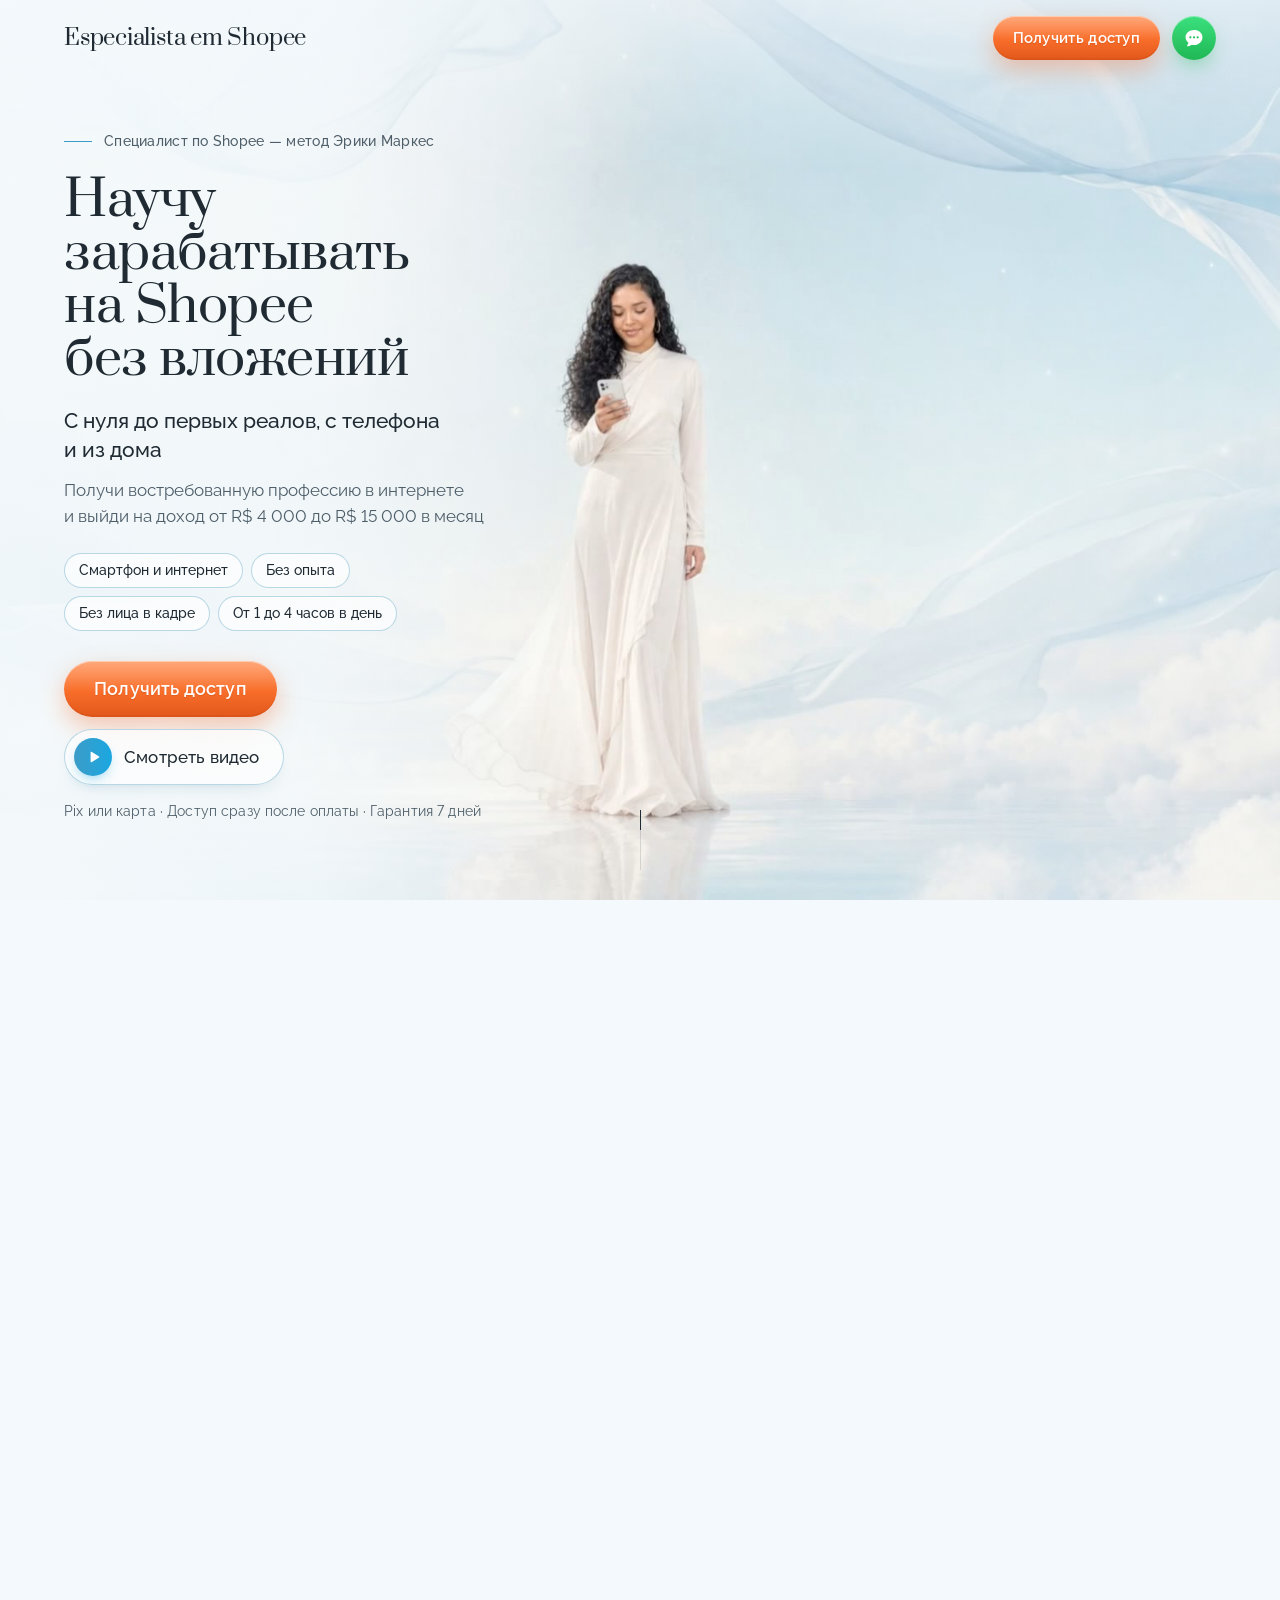
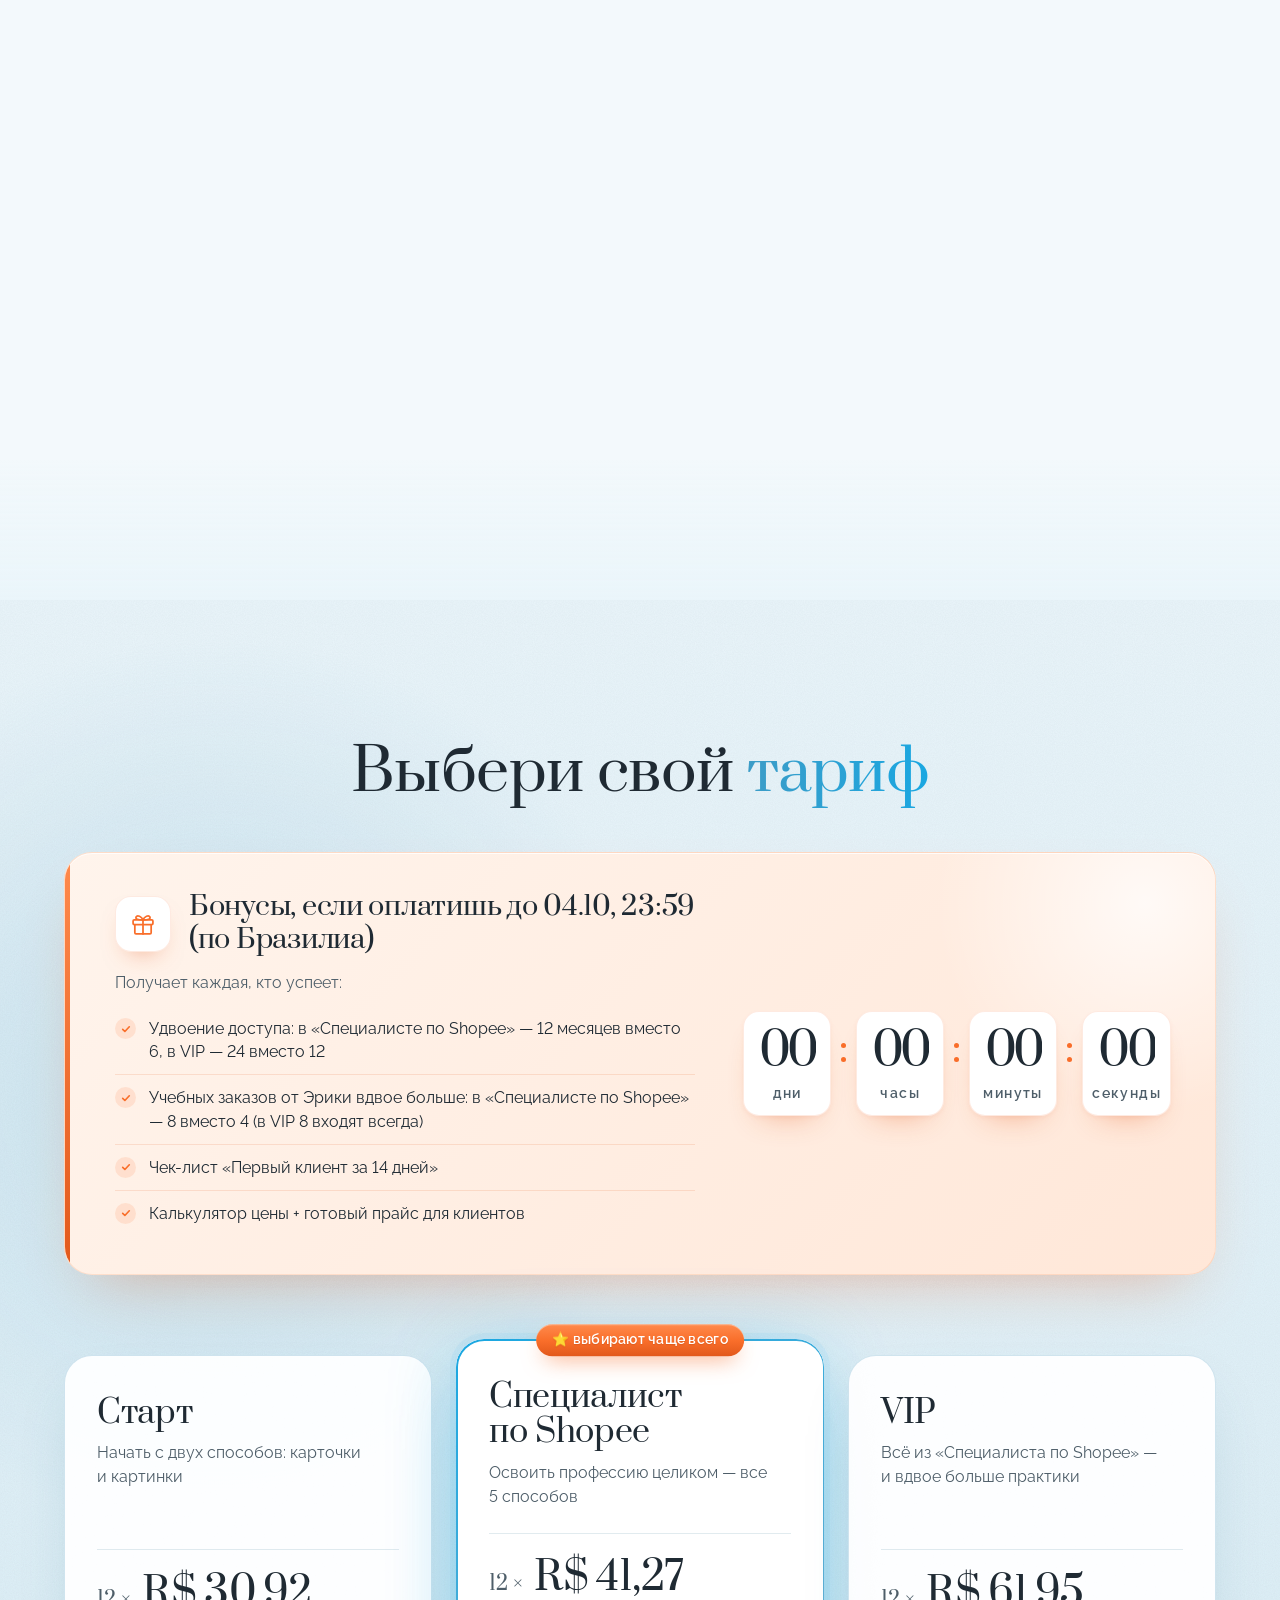
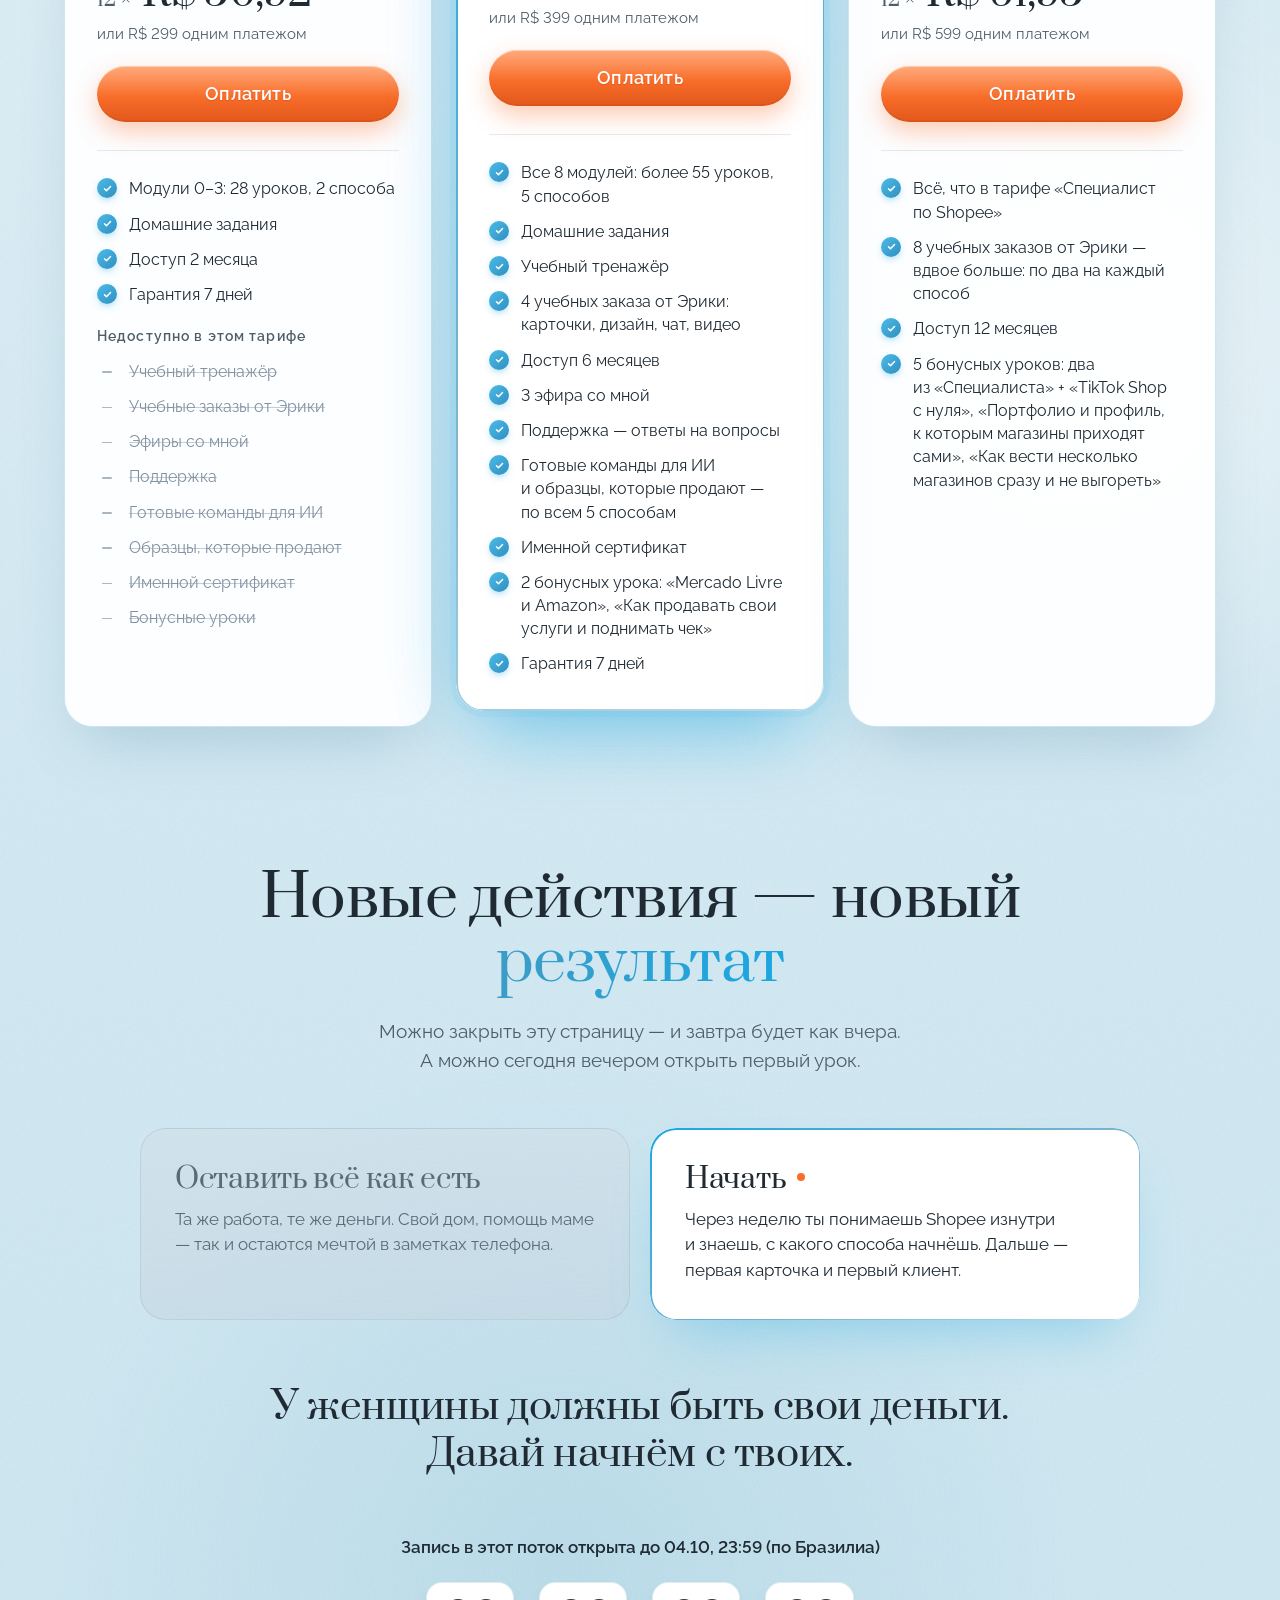
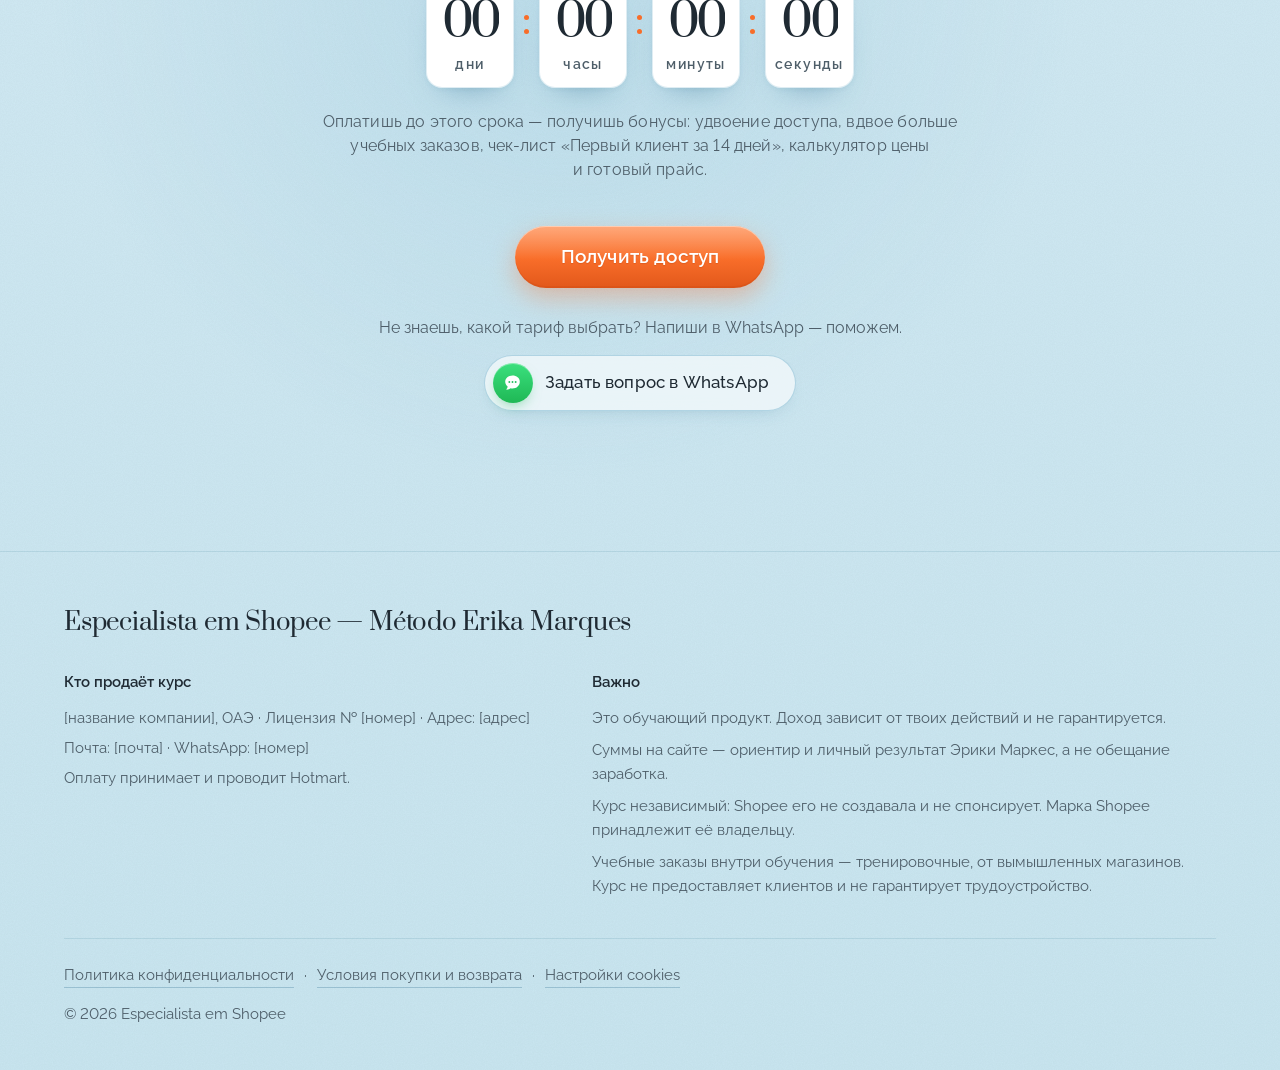
<file: index.html>
<!doctype html>
<html lang="ru">
<head>
<meta charset="utf-8">
<meta name="viewport" content="width=device-width, initial-scale=1, viewport-fit=cover">
<title>Специалист по Shopee — метод Эрики Маркес</title>
<meta name="description" content="Научу зарабатывать на Shopee без вложений — с нуля до первых реалов, с телефона и из дома. Получи востребованную профессию в интернете и выйди на доход от R$ 4 000 до R$ 15 000 в месяц.">
<meta name="robots" content="noindex, nofollow"><!-- прототип: не индексировать -->
<meta property="og:type" content="website">
<meta property="og:locale" content="ru_RU">
<meta property="og:title" content="Специалист по Shopee — метод Эрики Маркес">
<meta property="og:description" content="Научу зарабатывать на Shopee без вложений — с нуля до первых реалов, с телефона и из дома.">
<meta property="og:image" content="assets/poster.jpg?v=5">
<meta name="theme-color" content="#EAF5FA">
<link rel="icon" type="image/svg+xml" href="data:image/svg+xml,%3Csvg xmlns='http://www.w3.org/2000/svg' viewBox='0 0 64 64'%3E%3Cdefs%3E%3ClinearGradient id='g' x1='0' y1='0' x2='1' y2='1'%3E%3Cstop offset='0' stop-color='%239CCBE0'/%3E%3Cstop offset='1' stop-color='%233C9CC7'/%3E%3C/linearGradient%3E%3C/defs%3E%3Ccircle cx='32' cy='32' r='32' fill='url(%23g)'/%3E%3Cpath fill='%23fff' d='M22.5 18H41.4V24H40.3C39.9 21.2 38.6 19.7 35.2 19.7H29.6V31.1H34C35.9 31.1 36.4 30.2 36.6 28.6H37.7V35.4H36.6C36.4 33.8 35.9 32.9 34 32.9H29.6V44.3H35.6C39.2 44.3 40.4 42.6 41 39.4H42.1L41.8 46H22.5V44.9C24.6 44.8 25.2 44.4 25.2 42.6V21.4C25.2 19.6 24.6 19.2 22.5 19.1Z'/%3E%3C/svg%3E">
<script>
  /* Движение включаем, только если посетитель не просил его убрать.
     Без класса .motion (нет JS или prefers-reduced-motion) страница показывается статично: постер + все тексты. */
  (function (el) {
    var still = window.matchMedia && matchMedia('(prefers-reduced-motion: reduce)').matches;
    el.classList.add('js', still ? 'still' : 'motion');
    /* Стабильная высота экрана (--vs) для закреплённой сцены: на iPhone при прокрутке сворачивается адресная строка
       и меняется только высота окна — сцену и прогресс ролика от этого не пересчитываем (см. «Геометрия» в скрипте внизу). */
    var h = window.innerHeight;
    if (h > 200) el.style.setProperty('--vs', h + 'px');
  })(document.documentElement);
</script>
<link rel="preconnect" href="https://fonts.googleapis.com">
<link rel="preconnect" href="https://fonts.gstatic.com" crossorigin>
<link rel="stylesheet" href="https://fonts.googleapis.com/css2?family=Prata&family=Raleway:wght@400;500;600&display=swap">
<link rel="preload" as="image" href="assets/poster.jpg?v=5" media="(min-width: 768px)">
<link rel="preload" as="image" href="assets/poster-mobile.jpg?v=5" media="(max-width: 767.98px)">
<style>
/* ============ Токены ============ */
:root{
  --sky-0:#F3F9FC; --sky-1:#EAF5FA; --sky-2:#DCEEF5; --sky-3:#C9E6F0;
  --powder:#78B3CE; --ink:#1F2A33; --ink-2:#4E5E69; --muted:#8190A0;
  --cta:#F96E2A; --wa:#25D366; --azure:#1AA7E1; --azure-2:#3C9CC7; --deep:#2F6F8F;
  --line:rgba(47,111,143,.14);
  --glass:rgba(255,255,255,.72); --glass-edge:rgba(255,255,255,.9);
  --shadow:0 1px 2px rgba(31,42,51,.04), 0 18px 48px -22px rgba(47,111,143,.32);
  --grad-cta:linear-gradient(180deg,#FF8A4C 0%,#F96E2A 52%,#E2581B 100%);
  --grad-wa:linear-gradient(180deg,#3BE07E 0%,#1FB855 100%);
  --grad-azure:linear-gradient(90deg,#3C9CC7 0%,#1AA7E1 100%);
  --grad-edge:linear-gradient(150deg,#1AA7E1 0%,#78B3CE 55%,rgba(120,179,206,.5) 100%);
  --check-w:url("data:image/svg+xml,%3Csvg xmlns='http://www.w3.org/2000/svg' viewBox='0 0 16 16'%3E%3Cpath d='M3.6 8.4l2.9 2.9 5.9-6.3' fill='none' stroke='%23fff' stroke-width='2.2' stroke-linecap='round' stroke-linejoin='round'/%3E%3C/svg%3E");
  --check-o:url("data:image/svg+xml,%3Csvg xmlns='http://www.w3.org/2000/svg' viewBox='0 0 16 16'%3E%3Cpath d='M3.6 8.4l2.9 2.9 5.9-6.3' fill='none' stroke='%23F96E2A' stroke-width='2.2' stroke-linecap='round' stroke-linejoin='round'/%3E%3C/svg%3E");
  --noise:url("data:image/svg+xml,%3Csvg xmlns='http://www.w3.org/2000/svg' width='200' height='200'%3E%3Cfilter id='n'%3E%3CfeTurbulence type='fractalNoise' baseFrequency='.9' numOctaves='3' stitchTiles='stitch'/%3E%3CfeColorMatrix values='0 0 0 0 .12 0 0 0 0 .17 0 0 0 0 .22 0 0 0 .9 0'/%3E%3C/filter%3E%3Crect width='100%25' height='100%25' filter='url(%23n)'/%3E%3C/svg%3E");
  --serif:"Prata", Georgia, "Times New Roman", serif;
  --sans:"Raleway", -apple-system, BlinkMacSystemFont, "Segoe UI", Roboto, Arial, sans-serif;
  --gut:clamp(20px, 5vw, 80px);
  --hdr:76px;
  --ease:cubic-bezier(.22,.7,.2,1);
}
*,*::before,*::after{box-sizing:border-box}
html{-webkit-text-size-adjust:100%;text-size-adjust:100%;background:var(--sky-0)}
@media (prefers-reduced-motion:no-preference){html{scroll-behavior:smooth}}
body{margin:0;background:var(--sky-0);color:var(--ink);font-family:var(--sans);font-size:17px;line-height:1.55;
  font-variant-numeric:lining-nums;-webkit-font-smoothing:antialiased;-moz-osx-font-smoothing:grayscale;font-synthesis:none}
h1,h2,h3,h4,p,ul,ol{margin:0}
ul,ol{padding:0;list-style:none}
a{color:inherit}
video,svg{display:block}
button{font:inherit;color:inherit}
.nw{white-space:nowrap}
:focus-visible{outline:2px solid var(--azure);outline-offset:3px}
details>summary{list-style:none;cursor:pointer;-webkit-tap-highlight-color:transparent}
details>summary::-webkit-details-marker{display:none}

/* Стекло. Внимание: не ставить opacity<1 на ПРЕДКОВ стеклянных элементов — пропадёт размытие фона. */
.glass{background:var(--glass);-webkit-backdrop-filter:blur(18px);backdrop-filter:blur(18px);
  border:1px solid var(--glass-edge);box-shadow:var(--shadow)}
/* Градиентная рамка через псевдоэлемент (карточка «Специалист», «Начать») */
.gborder{position:relative;border-color:transparent!important}
.gborder::before{content:"";position:absolute;inset:-1px;border-radius:inherit;padding:1.5px;background:var(--grad-edge);pointer-events:none;
  -webkit-mask:linear-gradient(#000 0 0) content-box,linear-gradient(#000 0 0);-webkit-mask-composite:xor;
  mask:linear-gradient(#000 0 0) content-box exclude,linear-gradient(#000 0 0)}
/* Ключевое слово заголовка — мягкий голубой градиент */
.kw{background:var(--grad-azure);-webkit-background-clip:text;background-clip:text;color:transparent;-webkit-text-fill-color:transparent;
  -webkit-box-decoration-break:clone;box-decoration-break:clone}

/* ============ Кнопки ============ */
.btn{position:relative;isolation:isolate;display:inline-flex;align-items:center;justify-content:center;gap:12px;min-height:56px;padding:0 30px;
  border-radius:999px;border:0;font:600 18px/1 var(--sans);letter-spacing:.01em;text-decoration:none;white-space:nowrap;cursor:pointer;
  -webkit-tap-highlight-color:transparent;
  transition:transform .35s var(--ease),box-shadow .35s var(--ease),filter .35s var(--ease),background-color .35s var(--ease),border-color .35s var(--ease)}
.btn-cta{color:#fff;background:var(--grad-cta);text-shadow:0 1px 1px rgba(170,62,10,.28);
  box-shadow:inset 0 1px 0 rgba(255,255,255,.42),inset 0 -2px 0 rgba(160,50,0,.12),0 10px 24px rgba(249,110,42,.35)}
.btn-cta::before{content:"";position:absolute;inset:0;z-index:-1;border-radius:inherit;pointer-events:none;
  background:linear-gradient(180deg,rgba(255,255,255,.26) 0%,rgba(255,255,255,0) 55%)} /* внутренний блик */
.btn-cta:active{transform:translateY(1px) scale(.99);filter:brightness(.95);transition-duration:.08s;
  box-shadow:inset 0 2px 6px rgba(140,40,0,.28),0 4px 10px rgba(249,110,42,.3)}
.btn-sm{min-height:44px;padding:0 20px;font-size:15px;letter-spacing:.02em}
.btn-lg{min-height:62px;padding:0 46px;font-size:19px}
/* вторичные — белое стекло с голубой рамкой */
.btn-ghost,.btn-soft{color:var(--ink);font-weight:500;background:rgba(255,255,255,.62);-webkit-backdrop-filter:blur(18px);backdrop-filter:blur(18px);
  border:1px solid rgba(120,179,206,.5);box-shadow:0 8px 20px -14px rgba(47,111,143,.4)}
.btn-ghost:active,.btn-soft:active{transform:scale(.98);background:#fff;transition-duration:.08s}
.btn-ghost{font-size:17px;padding:0 24px 0 9px}
.play{width:38px;height:38px;border-radius:50%;background:var(--grad-azure);display:grid;place-items:center;box-shadow:0 6px 14px -6px rgba(26,167,225,.65)}
.play svg{width:12px;height:12px;margin-left:2px}
.btn-soft{font-size:17px;padding:0 26px 0 8px}
.wa{flex:none;display:grid;place-items:center;width:44px;height:44px;border-radius:50%;background:var(--grad-wa);text-decoration:none;
  box-shadow:inset 0 1px 0 rgba(255,255,255,.38),0 10px 22px -8px rgba(31,184,85,.62);-webkit-tap-highlight-color:transparent;
  transition:transform .35s var(--ease),box-shadow .35s var(--ease),filter .35s var(--ease)}
a.wa:active{transform:translateY(1px) scale(.96);transition-duration:.08s}
.wa svg{width:22px;height:22px}
.btn-soft .wa{width:40px;height:40px;box-shadow:inset 0 1px 0 rgba(255,255,255,.38),0 6px 14px -6px rgba(31,184,85,.6)}
.btn-soft .wa svg{width:19px;height:19px}
/* эффекты наведения — только там, где есть мышь; для касаний — состояния :active выше */
@media (hover:hover){
  .btn-cta:hover{transform:translateY(-2px);filter:brightness(1.07) saturate(1.06);
    box-shadow:inset 0 1px 0 rgba(255,255,255,.48),inset 0 -2px 0 rgba(160,50,0,.12),0 16px 32px rgba(249,110,42,.42)}
  .btn-ghost:hover,.btn-soft:hover{background:#fff;border-color:rgba(120,179,206,.85);transform:translateY(-1px);box-shadow:0 14px 28px -14px rgba(47,111,143,.45)}
  a.wa:hover{transform:translateY(-2px);filter:brightness(1.05);box-shadow:inset 0 1px 0 rgba(255,255,255,.42),0 14px 28px -8px rgba(31,184,85,.68)}
}

/* ============ Шапка ============ */
.hdr{position:fixed;top:0;left:0;right:0;z-index:50;height:var(--hdr);display:flex;align-items:center;justify-content:space-between;gap:16px;padding:0 var(--gut)}
.hdr::before{content:"";position:absolute;inset:0;z-index:-1;background:var(--glass);-webkit-backdrop-filter:blur(18px);backdrop-filter:blur(18px);
  border-bottom:1px solid var(--glass-edge);box-shadow:0 10px 30px -22px rgba(47,111,143,.5);opacity:0;transition:opacity .6s var(--ease)}
.hdr.is-solid::before{opacity:1}
.logo{display:inline-flex;align-items:center;min-height:44px;font-family:var(--serif);font-weight:400;font-size:22px;letter-spacing:-.01em;color:var(--ink);text-decoration:none;white-space:nowrap}
.hdr-actions{display:flex;align-items:center;gap:12px}

/* ============ Сцена с роликом ============ */
/* Высота сцены — от стабильной высоты экрана --vs (ставит скрипт в <head>; меняется только при смене ширины/ориентации). */
.stage{position:relative;height:calc(var(--vs,100svh) * 6)}
.stage-pin{position:sticky;top:0;height:var(--vs,100svh);overflow:hidden}
.media{position:absolute;inset:0;background:var(--sky-1)}
/* Слои кадра: постер (кадр 0) под видео. Масштаб (телефон, экономия трафика) — у обоих слоёв вместе. */
.zoom{position:absolute;inset:0;transform-origin:50% 100%}
.zoom.is-portrait{transform-origin:50% 30%}
.poster{position:absolute;inset:0;background:var(--sky-1) url(assets/poster.jpg?v=5) 50% 50%/cover no-repeat}
/* Одно видео на петлю и прокрутку. Невидимо, пока нет своего кадра: под ним тот же кадр 0 постером — без чёрных вспышек. */
.film{position:absolute;inset:0;width:100%;height:100%;object-fit:cover;object-position:50% 50%;opacity:0;transition:opacity .3s linear}
.film.is-on{opacity:1}
/* Смена петля ↔ ролик при заметно разных кадрах: видео на 0,15 с уходит в постер (тот же кадр 0) и проявляется уже на новом кадре */
.film.is-on.dip{opacity:0;transition-duration:.15s}
.film::-webkit-media-controls,.film::-webkit-media-controls-start-playback-button{display:none!important;-webkit-appearance:none}
/* Мягкий наезд на постер, когда видео нет или autoplay запрещён (энергосбережение). Свойство scale складывается с transform слоя. */
.motion .poster{animation:kb 14s ease-in-out infinite alternate;animation-play-state:paused}
.motion .poster.kb-run{animation-play-state:running}
@keyframes kb{from{scale:1}to{scale:1.05}}
/* Отладка (?debug=1): что видит браузер — режим, время видео, ошибки */
.dbg{position:fixed;left:6px;top:calc(var(--hdr) + 4px);z-index:999;max-width:calc(100vw - 12px);padding:6px 8px;border-radius:8px;background:rgba(10,20,30,.78);color:#E8F6FF;
  font:11px/1.35 ui-monospace,SFMono-Regular,Menlo,monospace;white-space:pre;pointer-events:none}
.veil{position:absolute;inset:0;pointer-events:none}
.veil-l{background:linear-gradient(90deg,rgba(243,249,252,.93) 0%,rgba(243,249,252,.82) 25%,rgba(243,249,252,.42) 37%,rgba(243,249,252,0) 47%)}
.veil-r{background:linear-gradient(270deg,rgba(243,249,252,.93) 0%,rgba(243,249,252,.82) 25%,rgba(243,249,252,.42) 37%,rgba(243,249,252,0) 47%)}
.motion .veil-l,.motion .veil-r{opacity:.4}
.veil-top{position:absolute;left:0;right:0;top:0;height:170px;pointer-events:none;background:linear-gradient(180deg,rgba(243,249,252,.72),rgba(243,249,252,0))}
.cue{position:absolute;left:50%;bottom:30px;width:1px;height:60px;margin-left:-.5px;overflow:hidden;background:rgba(31,42,51,.14)}
.cue i{position:absolute;left:0;top:0;width:1px;height:20px;background:var(--ink);animation:cue 2.6s var(--ease) infinite}
@keyframes cue{from{transform:translateY(-20px)}to{transform:translateY(60px)}}
.dots{display:none}

/* Главы поверх ролика (десктоп): левая и правая треть экрана */
.ch{z-index:2}
.motion .ch{position:absolute;top:0;bottom:0;width:min(470px,max(33vw,340px));display:flex;align-items:center;padding:calc(var(--hdr) + 10px) 0 34px}
.motion .ch-l{left:var(--gut)}
.motion .ch-r{right:var(--gut)}
.motion .ch:not(#ch1){visibility:hidden}
.motion .ch:not(#ch1) [data-s]{opacity:0}
.ch-in{width:100%}

.eyebrow{display:flex;align-items:center;gap:12px;font-size:14px;font-weight:500;letter-spacing:.02em;color:var(--ink-2)}
.eyebrow::before{content:"";flex:none;width:28px;height:1px;background:var(--azure-2)}
.h1{margin-top:22px;font-family:var(--serif);font-weight:400;font-size:clamp(40px,3.9vw,60px);line-height:1.06;letter-spacing:-.01em}
.lead{margin-top:20px;font-size:21px;line-height:1.4;font-weight:500}
.sub{margin-top:12px;font-size:17px;line-height:1.55;color:var(--ink-2)}
.tags{margin-top:24px;display:flex;flex-wrap:wrap;gap:8px}
.tags li{padding:8px 14px;border-radius:999px;border:1px solid rgba(120,179,206,.5);background:rgba(255,255,255,.66);font-size:14px;font-weight:500;line-height:1.2}
.tags .brk{display:none}
.actions{margin-top:30px;display:flex;flex-wrap:wrap;gap:12px}
.fine{margin-top:16px;font-size:13.5px;line-height:1.5;color:var(--ink-2);letter-spacing:.01em}
.h2{font-family:var(--serif);font-weight:400;font-size:clamp(32px,2.9vw,46px);line-height:1.08;letter-spacing:-.01em}

/* Гл.2 — 5 способов */
.ways{margin-top:20px;display:grid;gap:8px}
.way{display:grid;grid-template-columns:40px 1fr;gap:12px;padding:13px 20px 14px;border-radius:18px}
.way .n{font-family:var(--serif);font-size:19px;line-height:1.3;color:var(--azure-2)}
.way h3{font-size:16.5px;font-weight:600;line-height:1.3}
.way p{margin-top:2px;font-size:14px;line-height:1.45;color:var(--ink-2)}
.note{margin-top:18px;padding-top:14px;border-top:1px solid var(--line)}
.note h3{font-family:var(--serif);font-weight:400;font-size:22px;line-height:1.2;letter-spacing:-.01em}
.note p{margin-top:6px;font-size:15px;line-height:1.5;color:var(--ink-2)}

/* Гл.3 — 5 шагов */
.steps{position:relative;margin-top:16px;display:grid;gap:2px}
.steps::before{content:"";position:absolute;left:17px;top:20px;bottom:56px;width:1px;background:rgba(120,179,206,.55)}
.step{position:relative;display:grid;grid-template-columns:36px 1fr;gap:16px;padding:7px 0}
.step .n{width:35px;height:35px;border-radius:50%;display:grid;place-items:center;border:1px solid rgba(120,179,206,.7);background:#fff;
  font-family:var(--serif);font-size:16px;line-height:1}
.step h3{padding-top:6px;font-size:16.5px;font-weight:600;line-height:1.3}
.step p{margin-top:3px;font-size:14.5px;line-height:1.45;color:var(--ink-2)}
.step.accent{margin:8px -18px 0;padding:14px 18px;border-radius:20px}
.step.accent .n{background:var(--grad-cta);border-color:transparent;color:#fff;font:600 18px/1 var(--sans);box-shadow:0 6px 14px -6px rgba(249,110,42,.6)}
.quote{margin-top:16px;font-family:var(--serif);font-size:25px;line-height:1.25;letter-spacing:-.01em}
.legal{margin-top:10px;font-size:12.5px;line-height:1.5;color:var(--ink-2)}

/* Гл.4 — регалии */
.creds{margin-top:22px;border-top:1px solid var(--line)}
.creds li{padding:14px 0;border-bottom:1px solid var(--line);font-size:17px;line-height:1.45}
.fig{font-family:var(--serif);font-weight:400;font-size:1.55em;line-height:1;letter-spacing:-.01em;white-space:nowrap}

/* Невысокие ноутбуки */
@media (min-width:768px) and (max-height:820px){
  .h1{font-size:clamp(36px,3.3vw,50px);margin-top:16px}
  .lead{font-size:19px;margin-top:14px}
  .sub{font-size:16px}
  .tags{margin-top:16px}
  .actions{margin-top:20px}
  .ways{gap:8px;margin-top:16px}
  .way{padding:12px 18px}
  .way p{font-size:13.5px}
  .note{margin-top:14px;padding-top:12px}
  .step{padding:6px 0}
  .step p{font-size:13.5px}
  .quote{font-size:22px;margin-top:14px}
  .creds li{padding:10px 0;font-size:16px}
}

/* ============ Разделы после ролика ============ */
.after{position:relative;z-index:3;background:linear-gradient(180deg,#EAF5FA 0%,#D6ECF5 45%,#C9E6F0 100%)}
.after::before{content:"";position:absolute;left:0;right:0;top:-140px;height:140px;pointer-events:none;
  background:linear-gradient(180deg,rgba(234,245,250,0),#EAF5FA)} /* мягкий переход от ролика */
.blobs{position:absolute;inset:0;overflow:hidden;pointer-events:none}
.blobs::after{content:"";position:absolute;inset:0;background-image:var(--noise);background-size:200px 200px;opacity:.07} /* зерно */
.blob{position:absolute;border-radius:50%;will-change:transform}
.b1{width:70vw;height:70vw;max-width:1100px;max-height:1100px;left:-18vw;top:1%;
  background:radial-gradient(closest-side,rgba(156,203,224,.42),rgba(156,203,224,0));animation:drift1 36s ease-in-out infinite alternate}
.b2{width:64vw;height:64vw;max-width:1000px;max-height:1000px;right:-16vw;top:26%;
  background:radial-gradient(closest-side,rgba(255,255,255,.62),rgba(255,255,255,0));animation:drift2 44s ease-in-out infinite alternate}
.b3{width:80vw;height:80vw;max-width:1250px;max-height:1250px;left:4vw;top:56%;
  background:radial-gradient(closest-side,rgba(156,203,224,.36),rgba(156,203,224,0));animation:drift3 40s ease-in-out infinite alternate}
@keyframes drift1{from{transform:translate3d(0,0,0) scale(1)}to{transform:translate3d(9vw,5vw,0) scale(1.12)}}
@keyframes drift2{from{transform:translate3d(0,0,0) scale(1.06)}to{transform:translate3d(-8vw,7vw,0) scale(.94)}}
@keyframes drift3{from{transform:translate3d(0,0,0) scale(1)}to{transform:translate3d(-7vw,-6vw,0) scale(1.1)}}

.sec{position:relative;z-index:1;padding-top:clamp(96px,11vw,150px)}
.wrap{width:min(1200px,100% - 2 * var(--gut));margin:0 auto}
.h-sec{font-family:var(--serif);font-weight:400;font-size:clamp(38px,4.6vw,68px);line-height:1.08;letter-spacing:-.01em;text-align:center}

/* появление при входе в экран */
.motion .rv{opacity:0;transform:translate3d(0,32px,0);transition:opacity 1s var(--ease),transform 1.2s var(--ease);transition-delay:calc(var(--d,0) * 110ms)}
.motion .rv.in{opacity:1;transform:none}

/* Таймер: 4 белые плитки, моноширинные цифры, оранжевые точки */
.timer{display:flex;align-items:center;justify-content:center;gap:10px}
.tu{display:flex;flex-direction:column;align-items:center;min-width:88px;padding:16px 10px 12px;border-radius:16px;background:#fff;
  box-shadow:inset 0 0 0 1px rgba(120,179,206,.24),0 16px 30px -18px rgba(47,111,143,.5),0 2px 4px rgba(47,111,143,.06)}
.tu b{display:flex;justify-content:center;overflow:hidden;font-family:var(--serif);font-weight:400;font-size:46px;line-height:1.08;color:var(--ink);
  font-variant-numeric:lining-nums tabular-nums}
.dg{display:inline-block;width:.62em;text-align:center}
.tu>span{margin-top:6px;font-size:14px;font-weight:600;font-variant-caps:all-small-caps;letter-spacing:.1em;color:var(--ink-2)}
.sep{display:flex;flex-direction:column;gap:9px;margin-top:-22px}
.sep::before,.sep::after{content:"";width:5px;height:5px;border-radius:50%;background:var(--cta)}

/* Бонусы — «подарочная» плашка */
.bonus{position:relative;overflow:hidden;margin-top:48px;display:grid;grid-template-columns:minmax(0,1fr) auto;gap:48px;align-items:center;
  padding:38px 44px 38px 50px;border-radius:28px;background:linear-gradient(135deg,#FFF4EC 0%,#FFE7D8 100%);border:1px solid rgba(249,110,42,.16);
  box-shadow:inset 0 1px 0 rgba(255,255,255,.85),0 30px 60px -30px rgba(226,88,27,.38)}
.bonus::before{content:"";position:absolute;left:0;top:0;bottom:0;width:5px;background:linear-gradient(180deg,#FF8A4C,#E2581B)}
.bonus::after{content:"";position:absolute;right:-140px;top:-160px;width:420px;height:420px;border-radius:50%;pointer-events:none;
  background:radial-gradient(closest-side,rgba(255,255,255,.75),rgba(255,255,255,0))}
.bonus-main,.bonus-head,.bonus-more,.bonus .timer{position:relative;z-index:1}
.bonus-head{display:flex;align-items:center;gap:18px}
.gift{flex:none;width:56px;height:56px;border-radius:16px;display:grid;place-items:center;background:#fff;
  box-shadow:inset 0 0 0 1px rgba(249,110,42,.14),0 12px 24px -14px rgba(226,88,27,.55)}
.gift svg{width:28px;height:28px}
.bonus-title{font-family:var(--serif);font-weight:400;font-size:27px;line-height:1.22;letter-spacing:-.01em}
.bonus-more summary{display:none}
.bonus-lead{margin-top:14px;font-size:16px;color:var(--ink-2)}
.bonus-list{margin-top:10px}
.bonus-list li{position:relative;padding:11px 0 11px 34px;border-top:1px solid rgba(226,88,27,.14);font-size:16px;line-height:1.45}
.bonus-list li:first-child{border-top:0}
.bonus-list li::before{content:"";position:absolute;left:0;top:12px;width:21px;height:21px;border-radius:50%;
  background:var(--check-o) center/12px no-repeat,rgba(249,110,42,.13)}
.bonus .tu{box-shadow:inset 0 0 0 1px rgba(249,110,42,.14),0 16px 30px -18px rgba(226,88,27,.45),0 2px 4px rgba(226,88,27,.06)}

/* Тарифы: цена и кнопка наверху, ряды карточек выровнены сабгридом */
.plan-tabs{display:none}
.plans{margin-top:80px;display:grid;grid-template-columns:repeat(3,minmax(0,1fr));grid-template-rows:auto auto 1fr;column-gap:24px}
.plans .rv{transition-delay:calc(var(--d,0) * 80ms)}
.plan-cell{grid-row:span 3;display:grid;grid-template-rows:subgrid}
.plan{position:relative;grid-row:span 3;display:grid;grid-template-rows:subgrid;row-gap:0;padding:40px 32px 34px;border-radius:28px;
  background:rgba(255,255,255,.92);border:1px solid rgba(120,179,206,.35);box-shadow:0 30px 60px -20px rgba(47,111,143,.25);
  transition:transform .5s var(--ease),box-shadow .5s var(--ease)}
.plan-best{background:#fff;transform:translateY(-16px);
  box-shadow:0 40px 80px -26px rgba(26,167,225,.45),0 0 0 6px rgba(26,167,225,.06),0 0 80px -12px rgba(26,167,225,.3)}
@media (hover:hover){
  .plan:hover{transform:translateY(-4px);box-shadow:0 44px 80px -24px rgba(47,111,143,.36)}
  .plan-best:hover{transform:translateY(-20px);box-shadow:0 52px 96px -28px rgba(26,167,225,.5),0 0 0 6px rgba(26,167,225,.08),0 0 90px -12px rgba(26,167,225,.34)}
}
.badge{position:absolute;z-index:2;top:0;left:50%;transform:translate(-50%,-50%);padding:9px 16px;border-radius:999px;background:var(--grad-cta);color:#fff;
  font:600 13.5px/1 var(--sans);letter-spacing:.02em;white-space:nowrap;text-shadow:0 1px 1px rgba(170,62,10,.28);
  box-shadow:inset 0 1px 0 rgba(255,255,255,.38),0 10px 22px -8px rgba(249,110,42,.6)}
.plan-head{padding-bottom:24px}
.plan h3{font-family:var(--serif);font-weight:400;font-size:32px;line-height:1.1;letter-spacing:-.01em}
.plan .for{margin-top:10px;font-size:16px;line-height:1.5;color:var(--ink-2)}
.price{padding:24px 0 28px;border-top:1px solid var(--line);border-bottom:1px solid var(--line)}
.price-main{font-family:var(--serif);font-weight:400;font-size:clamp(36px,3.1vw,44px);line-height:1;letter-spacing:-.015em;white-space:nowrap}
.price-main small{font-size:.5em;letter-spacing:0;margin-right:.14em;color:var(--ink-2)}
.price-once{margin-top:10px;font-size:15px;color:var(--ink-2)}
.plan .btn{margin-top:20px;width:100%}
.plan-body{padding-top:26px}
.feat{display:grid;gap:12px;align-content:start}
.feat li{position:relative;padding-left:32px;font-size:16px;line-height:1.45}
.feat li::before{content:"";position:absolute;left:0;top:1px;width:20px;height:20px;border-radius:50%;
  background:var(--check-w) center/11px no-repeat,linear-gradient(135deg,#4DBBE8,#2E8FC0);box-shadow:0 3px 8px -3px rgba(26,167,225,.65)}
.feat .off{color:var(--muted);text-decoration:line-through;text-decoration-thickness:1px;text-decoration-color:rgba(129,144,160,.45)}
.feat .off::before{top:.72em;left:5px;width:10px;height:1.5px;border-radius:1px;background:#A9B6BF;box-shadow:none}
.na{margin-top:20px}
.na summary{font-size:14px;font-weight:600;font-variant-caps:all-small-caps;letter-spacing:.08em;color:var(--ink-2);pointer-events:none}
.feat-off{padding-top:12px}

/* Финальный призыв */
.final{text-align:center}
.final .wrap{max-width:1000px}
.final-lead{margin:22px auto 0;max-width:640px;font-size:19px;line-height:1.55;color:var(--ink-2)}
.paths{margin-top:52px;display:grid;grid-template-columns:1fr 1fr;gap:20px;text-align:left}
.path{padding:34px 34px 36px;border-radius:26px}
.path h3{font-family:var(--serif);font-weight:400;font-size:28px;line-height:1.15;letter-spacing:-.01em}
.path p{margin-top:12px;font-size:16.5px;line-height:1.55}
.path-stay{background:linear-gradient(180deg,rgba(208,222,231,.62),rgba(197,213,224,.5));border:1px solid rgba(78,94,105,.12);color:#5A6B76}
.path-go{background:#fff;border:1px solid transparent;box-shadow:0 30px 60px -26px rgba(26,167,225,.42)}
.path-go h3::after{content:"";display:inline-block;width:8px;height:8px;margin-left:12px;border-radius:50%;background:var(--cta);vertical-align:middle;transform:translateY(-3px)}
.motto{margin:64px auto 0;max-width:780px;font-family:var(--serif);font-size:clamp(28px,3vw,42px);line-height:1.22;letter-spacing:-.01em}
.deadline{margin-top:56px;display:flex;flex-direction:column;align-items:center;gap:22px}
.deadline-title{font-size:17px;font-weight:600}
.deadline .fine{max-width:640px;margin-top:0;font-size:16px}
.final-cta{margin-top:44px;display:flex;flex-direction:column;align-items:center;gap:14px}
.final-cta p{margin-top:14px;font-size:16px;color:var(--ink-2)}

/* Подвал */
.foot{position:relative;z-index:1;margin-top:clamp(96px,11vw,150px);padding:56px 0 44px;border-top:1px solid var(--line);font-size:15px;line-height:1.6;color:var(--ink-2)}
.foot-brand{font-family:var(--serif);font-size:24px;line-height:1.25;letter-spacing:-.01em;color:var(--ink)}
.foot-grid{margin-top:32px;display:grid;grid-template-columns:1fr 1.3fr;gap:48px}
.foot h4{margin-bottom:12px;font-size:15px;font-weight:600;color:var(--ink)}
.foot p+p{margin-top:6px}
.foot ul{display:grid;gap:8px}
.foot-links{margin-top:40px;padding-top:24px;border-top:1px solid var(--line);display:flex;flex-wrap:wrap;align-items:center;gap:6px 10px}
.foot-links a{text-decoration:none;border-bottom:1px solid rgba(47,111,143,.3)}
.copy{margin-top:14px}

/* Нижняя панель (телефон) */
.mbar{display:none}

/* ============ Телефон — основная версия ============ */
@media (max-width:767.98px){
  :root{--hdr:56px}
  body{font-size:16px}
  .hdr{padding:0 16px}
  .logo{font-size:19px}
  .hdr-actions{display:none} /* кнопки живут в нижней панели */
  .stage{height:calc(var(--vs,100svh) * 5)}
  .film{object-position:50% 30%}
  .poster{background-image:url(assets/poster-mobile.jpg?v=5);background-position:50% 30%}
  .veil-l,.veil-r,.cue{display:none}
  .veil-top{height:110px}

  /* индикатор глав: 4 точки справа, активная — оранжевая */
  .motion .dots{position:absolute;z-index:3;right:10px;top:calc(var(--hdr) + 10px);display:flex;flex-direction:column;gap:9px;padding:9px 6px;border-radius:999px;
    background:rgba(255,255,255,.45);-webkit-backdrop-filter:blur(10px);backdrop-filter:blur(10px);box-shadow:0 6px 16px -10px rgba(47,111,143,.5)}
  .dots i{width:6px;height:6px;border-radius:50%;background:rgba(31,42,51,.22);transition:transform .35s var(--ease),background-color .35s var(--ease)}
  .dots i.on{background:var(--cta);transform:scale(1.35)}

  /* шторки глав — снизу, над панелью, лицо Эрики не перекрываем */
  .motion .ch{left:8px;right:8px;width:auto;top:auto;bottom:calc(78px + env(safe-area-inset-bottom));padding:0;display:block}
  .ch-in{position:relative;background:var(--glass);-webkit-backdrop-filter:blur(18px);backdrop-filter:blur(18px);border:1px solid var(--glass-edge);
    box-shadow:var(--shadow);border-radius:22px;padding:14px 14px 15px}
  .eyebrow{font-size:12.5px;gap:10px;letter-spacing:.01em}
  .eyebrow::before{width:16px}
  /* оффер всегда в 3 строки: «Научу зарабатывать» ≈ 10,3 em на ширину шторки → 31 px на 360, 33 px на 390, 36 px на 430 */
  .h1{margin-top:8px;font-size:min(36px,calc((100vw - 46px) / 10.3));line-height:1.03;text-wrap:balance}
  .lead{margin-top:8px;font-size:16px;line-height:1.36}
  .sub{margin-top:6px;font-size:16px;line-height:1.4}
  .tags{margin-top:12px;gap:6px}
  .tags li{padding:6px 10px;font-size:clamp(12px,3.4vw,14px);white-space:nowrap}
  .tags .brk{display:block;flex-basis:100%;height:0;margin-top:-6px;padding:0;border:0;background:none}
  .ch .btn-cta,#ch1 .fine{display:none} /* «Получить доступ» — в нижней панели */
  .actions{margin-top:12px}
  .btn-ghost{min-height:44px;font-size:15px;padding:0 16px 0 5px;gap:10px}
  .play{width:34px;height:34px}
  .play svg{width:11px;height:11px}
  /* «Смотреть видео» — круглая кнопка над шторкой справа */
  .motion #ch1 .actions{position:absolute;right:0;bottom:calc(100% + 12px);margin:0}
  .motion #ch1 .btn-ghost{width:52px;height:52px;min-height:0;padding:0;gap:0;border-radius:50%;background:rgba(255,255,255,.82)}
  .motion #ch1 .btn-ghost .play{width:40px;height:40px}
  .motion #ch1 .btn-ghost::after{content:"";position:absolute;inset:-6px;border-radius:50%;border:1.5px solid rgba(255,255,255,.95);animation:ring 2.6s var(--ease) infinite;pointer-events:none}
  .motion #ch1 .vl{position:absolute;width:1px;height:1px;overflow:hidden;clip:rect(0 0 0 0);white-space:nowrap}
  @keyframes ring{from{transform:scale(.88);opacity:.95}to{transform:scale(1.28);opacity:0}}
  .fine{font-size:12px}
  .h2{font-size:26px}
  .desk-only{display:none}
  .legal{margin-top:6px;font-size:11.5px;line-height:1.4}

  /* Гл.2–4 на телефоне: по одному пункту за раз, пункт меняется прокруткой. Шторка низкая — Эрика видна. */
  .motion #ch2 .ch-in,.motion #ch3 .ch-in,.motion #ch4 .ch-in{display:grid;grid-template-columns:repeat(5,max-content) 1fr;column-gap:10px;row-gap:10px;align-items:center}
  .motion #ch2 .ch-in>*,.motion #ch3 .ch-in>*,.motion #ch4 .ch-in>*{grid-column:1/-1;margin-top:0}
  .motion .ch .ways,.motion .ch .way,.motion .ch .steps,.motion .ch .step,.motion .ch .creds{display:contents}
  .motion .ch .steps::before{display:none} /* линия шагов нужна только на десктопе */
  .motion #ch2 .n{grid-row:2;font-family:var(--serif);font-size:16px;line-height:26px;color:var(--ink)}
  .motion #ch3 .n{grid-row:3;width:28px;height:28px;font-size:14px}
  .motion #ch3 .step.accent .n{font:600 18px/1 var(--sans)}
  .motion #ch2 .way>div,.motion #ch2 .note{grid-column:1/-1;grid-row:3;align-self:start;margin:0;padding:10px 0 0;border-top:1px solid var(--line)}
  .motion #ch3 .step>div,.motion #ch3 .quote{grid-column:1/-1;grid-row:4;align-self:start;margin:0;padding:10px 0 0;border-top:1px solid var(--line)}
  .motion #ch3 .legal{grid-row:5}
  .motion #ch4 .creds li{grid-column:1/-1;grid-row:2;align-self:start;padding:10px 0 2px;border-bottom:0;border-top:1px solid var(--line);font-size:18px;line-height:1.38}
  .motion .ch .way h3,.motion .ch .step h3{padding:0;font-size:16px;line-height:1.3}
  .motion .ch .way p,.motion .ch .step p{margin-top:4px;font-size:15px;line-height:1.42;color:var(--ink)}
  .motion #ch2 .note h3{font-size:19px}
  .motion #ch2 .note p{margin-top:4px;font-size:15px;line-height:1.42;color:var(--ink)}
  .motion #ch3 .quote{font-size:21px;line-height:1.25}
  .fig{font-size:1.45em}
  /* статичный режим (без анимации): списки глав целиком */
  html:not(.motion) .way p,html:not(.motion) .step p{font-size:15px}
  html:not(.motion) .creds li{font-size:15.5px}

  .after::before{top:-56px;height:56px}
  .sec{padding-top:84px}
  .h-sec{font-size:36px}
  .wrap{width:calc(100% - 32px)}

  /* бонусы: заголовок, таймер в одну строку, список свёрнут */
  .bonus{display:flex;flex-direction:column;align-items:stretch;gap:0;padding:20px 16px 4px 20px;border-radius:24px;margin-top:28px}
  .bonus-main{display:contents}
  .bonus-head{order:1;gap:12px}
  .gift{width:42px;height:42px;border-radius:13px}
  .gift svg{width:22px;height:22px}
  .bonus-title{font-size:19px;line-height:1.25}
  .bonus .timer{order:2;margin-top:16px}
  .bonus-more{order:3;margin-top:14px;border-top:1px solid rgba(226,88,27,.16)}
  .bonus-more summary,.na summary{display:flex;align-items:center;justify-content:space-between;gap:12px;min-height:48px;pointer-events:auto;
    font-variant-caps:normal;letter-spacing:0;font-size:16px;font-weight:600;color:var(--ink)}
  .bonus-more summary:active,.na summary:active{opacity:.7}
  .bonus-more summary::after,.na summary::after{content:"";flex:none;width:9px;height:9px;margin-right:4px;border-right:1.6px solid currentColor;border-bottom:1.6px solid currentColor;
    transform:translateY(-3px) rotate(45deg);transition:transform .3s var(--ease)}
  details[open]>summary::after{transform:translateY(2px) rotate(225deg)}
  .bonus-lead{margin-top:0;font-size:15px}
  .bonus-list{margin:6px 0 12px}
  .bonus-list li{padding:10px 0 10px 30px;font-size:16px}
  .bonus-list li::before{top:11px;width:19px;height:19px;background-size:11px,auto}
  .timer{gap:5px;width:100%}
  .tu{min-width:0;flex:1 1 0;max-width:68px;padding:11px 0 9px;border-radius:14px}
  .tu b{font-size:30px}
  .tu>span{margin-top:3px;font-size:12.5px;letter-spacing:.05em}
  .sep{gap:6px;margin-top:-18px}
  .sep::before,.sep::after{width:4px;height:4px}

  /* тарифы: вкладки «Старт | Специалист ⭐ | VIP», свайп переключает */
  .js .plan-tabs{position:sticky;top:calc(var(--hdr) + 8px);z-index:5;display:grid;grid-template-columns:1fr 1.55fr 1fr;margin-top:36px;padding:4px;border-radius:999px;
    background:rgba(255,255,255,.66);-webkit-backdrop-filter:blur(18px);backdrop-filter:blur(18px);border:1px solid rgba(120,179,206,.45);box-shadow:0 12px 26px -18px rgba(47,111,143,.55)}
  .plan-tabs button{position:relative;z-index:1;min-height:44px;padding:0 6px;border:0;border-radius:999px;background:none;font-size:15px;font-weight:500;color:var(--ink-2);
    cursor:pointer;-webkit-tap-highlight-color:transparent;transition:color .3s var(--ease),transform .15s var(--ease)}
  .plan-tabs button:active{transform:scale(.96)}
  .plan-tabs button[aria-selected="true"]{color:var(--ink);font-weight:600}
  .tab-thumb{position:absolute;z-index:0;top:4px;bottom:4px;left:0;width:0;border-radius:999px;background:#fff;
    box-shadow:0 4px 12px -4px rgba(47,111,143,.45),inset 0 0 0 1px rgba(120,179,206,.3);transition:transform .45s var(--ease),width .45s var(--ease)}
  .plans{display:block;margin-top:30px}
  .plan-cell{display:block}
  .js .plan-cell.is-off{display:none}
  .plan{display:flex;flex-direction:column;padding:34px 20px 24px;border-radius:24px}
  .plan-best{transform:none}
  .plan h3{font-size:28px}
  .plan .for{font-size:15.5px}
  .plan-head{padding-bottom:20px}
  .price{padding:20px 0 22px}
  .price-main{font-size:38px}
  .plan .btn{min-height:54px}
  .plan-body{padding-top:20px}
  .feat li{font-size:16px}
  .na{margin-top:12px;border-top:1px solid var(--line)}

  .final-lead{font-size:17px}
  .paths{grid-template-columns:1fr;gap:14px;margin-top:36px}
  .path{padding:26px 22px}
  .path h3{font-size:24px}
  .path p{font-size:16px}
  .motto{margin-top:48px}
  .deadline .fine{font-size:15px}
  .btn-lg{padding:0 36px}
  .btn-soft{font-size:16px}
  .final-cta p{font-size:15.5px}
  .foot{padding-bottom:110px;font-size:14.5px}
  .foot-grid{grid-template-columns:1fr;gap:28px}
  .foot-links a{display:inline-flex;align-items:center;min-height:44px}

  /* нижняя панель: «Получить доступ» + WhatsApp; в зоне тарифов — «Задать вопрос в WhatsApp» */
  .mbar{position:fixed;left:0;right:0;bottom:0;z-index:60;display:grid;padding:10px 12px max(10px,env(safe-area-inset-bottom));
    background:var(--glass);-webkit-backdrop-filter:blur(18px);backdrop-filter:blur(18px);border-top:1px solid var(--glass-edge);box-shadow:0 -10px 30px -22px rgba(47,111,143,.55)}
  .mbar-main,.mbar-alt{grid-area:1/1;display:flex;align-items:center;gap:10px;transition:opacity .4s var(--ease),transform .4s var(--ease)}
  .mbar-alt{opacity:0;transform:translateY(10px);pointer-events:none}
  .mbar.is-alt .mbar-main{opacity:0;transform:translateY(-10px);pointer-events:none}
  .mbar.is-alt .mbar-alt{opacity:1;transform:none;pointer-events:auto}
  /* по очереди: старая кнопка уходит, новая появляется — без наложения текста */
  .mbar-main,.mbar-alt{transition-duration:.28s}
  .mbar.is-alt .mbar-alt,.mbar:not(.is-alt) .mbar-main{transition-delay:.2s}
  .mbar .btn{flex:1;min-height:50px;padding:0 16px}
  .mbar .btn-soft{padding:0 16px 0 5px}
  .mbar .btn-soft .wa{width:40px;height:40px}
  .mbar>div>.wa{width:50px;height:50px}
  .mbar>div>.wa svg{width:24px;height:24px}
}
/* Узкие телефоны (360): строка над оффером — в одну строку, без черты */
@media (max-width:379.98px){
  .eyebrow{letter-spacing:0}
  .eyebrow::before{display:none}
}
/* Низкие телефоны (старые Android): чуть компактнее, чтобы шторка не закрыла лицо */
@media (max-width:767.98px) and (max-height:700px){
  .h1{font-size:min(30px,calc((100vw - 46px) / 10.3))}
  .lead,.sub{font-size:15px}
  .tags{margin-top:10px}
}

/* ============ Статичный режим: prefers-reduced-motion или нет JS ============ */
html:not(.motion) .stage{height:auto}
html:not(.motion) .stage-pin{position:relative;height:auto;overflow:visible}
html:not(.motion) .media{position:sticky;inset:auto;top:0;height:100svh;margin-bottom:-100svh}
html:not(.motion) .veil-l,html:not(.motion) .veil-r{opacity:.55}
html:not(.motion) .cue{display:none}
html:not(.motion) .ch{position:relative;min-height:100svh;display:flex;align-items:center;padding:calc(var(--hdr) + 24px) var(--gut) 56px}
html:not(.motion) .ch-r{justify-content:flex-end}
html:not(.motion) .ch-in{width:min(520px,100%);padding:30px 28px;border-radius:28px;background:var(--glass);-webkit-backdrop-filter:blur(18px);backdrop-filter:blur(18px);
  border:1px solid var(--glass-edge);box-shadow:var(--shadow)}
html:not(.motion) .ch .way{background:rgba(255,255,255,.55);-webkit-backdrop-filter:none;backdrop-filter:none;box-shadow:none}
html:not(.motion) .blob{animation:none}
@media (max-width:767.98px){html:not(.motion) .ch{padding:calc(var(--hdr) + 16px) 12px 96px;align-items:flex-end} html:not(.motion) .ch-in{padding:20px 16px}}
@media (prefers-reduced-motion:reduce){*,*::before,*::after{animation:none!important;transition:none!important}}
/* Браузеры без svh (очень старые) — запасные значения */
@supports not (height:1svh){
  .stage{height:calc(var(--vs,100vh) * 6)} .stage-pin{height:var(--vs,100vh)}
  html:not(.motion) .media{height:100vh;margin-bottom:-100vh}
  html:not(.motion) .ch{min-height:100vh}
  @media (max-width:767.98px){.stage{height:calc(var(--vs,100vh) * 5)}}
}
</style>
</head>
<body>

<svg width="0" height="0" style="position:absolute" aria-hidden="true">
  <!-- Своя иконка «облачко чата» (не логотип WhatsApp) -->
  <symbol id="i-chat" viewBox="0 0 24 24">
    <path fill="#fff" d="M12 3.2c-5.1 0-9.2 3.5-9.2 7.9 0 2.36 1.18 4.47 3.06 5.92-.12 1.2-.57 2.34-1.4 3.33a.45.45 0 0 0 .38.74c1.9-.14 3.56-.8 4.82-1.7.76.15 1.54.22 2.34.22 5.1 0 9.2-3.54 9.2-8.51S17.1 3.2 12 3.2Z"/>
    <circle cx="8" cy="11.3" r="1.2" fill="#22BF5E"/><circle cx="12" cy="11.3" r="1.2" fill="#22BF5E"/><circle cx="16" cy="11.3" r="1.2" fill="#22BF5E"/>
  </symbol>
  <!-- Подарок — линейная иконка -->
  <symbol id="i-gift" viewBox="0 0 24 24">
    <g fill="none" stroke="#F96E2A" stroke-width="1.5" stroke-linecap="round" stroke-linejoin="round">
      <rect x="3.5" y="8.5" width="17" height="4" rx="1"/><path d="M5 12.5v7a1 1 0 0 0 1 1h12a1 1 0 0 0 1-1v-7"/><path d="M12 8.5v12"/>
      <path d="M12 8.5c-1.1-2.9-4.9-4.6-5.9-2.5-.9 1.9 1.7 2.5 5.9 2.5Z"/><path d="M12 8.5c1.1-2.9 4.9-4.6 5.9-2.5.9 1.9-1.7 2.5-5.9 2.5Z"/>
    </g>
  </symbol>
</svg>

<!-- WhatsApp: номер бота продаж ещё не выдан. Когда будет — https://wa.me/<номер>?text=<заготовленный текст> во все [data-wa]. -->
<header class="hdr" id="hdr">
  <a class="logo" href="#top">Especialista em Shopee</a>
  <div class="hdr-actions">
    <a class="btn btn-cta btn-sm" href="#tariffs">Получить доступ</a>
    <a class="wa" href="#" data-wa data-soon aria-label="Написать в WhatsApp"><svg aria-hidden="true"><use href="#i-chat"/></svg></a>
  </div>
</header>

<main id="top">
  <!-- ============ Сцена: ролик идёт ровно вместе с прокруткой ============ -->
  <section class="stage" id="stage" aria-label="Знакомство с курсом">
    <div class="stage-pin">
      <div class="media" aria-hidden="true">
        <div class="zoom" id="zoom">
          <div class="poster" id="poster"></div>
          <!-- Одно видео hero: [живая петля 5 с][ролик прокрутки]. src (Blob) ставит JS; data-loop — длина петли, с (см. encode.sh).
               Атрибуты — чтобы iPhone никогда не открывал его на весь экран и не предлагал AirPlay/«картинку в картинке». -->
          <video class="film" id="film" data-loop="5" muted playsinline webkit-playsinline preload="auto" disablepictureinpicture disableremoteplayback x-webkit-airplay="deny" tabindex="-1"></video>
        </div>
        <div class="veil veil-l" id="veilL"></div>
        <div class="veil veil-r" id="veilR"></div>
        <div class="veil-top"></div>
        <div class="cue" id="cue"><i></i></div>
      </div>
      <div class="dots" id="dots" aria-hidden="true"><i class="on"></i><i></i><i></i><i></i></div>

      <!-- Гл.1 — оффер (блок 1) -->
      <article class="ch ch-l" id="ch1">
        <div class="ch-in">
          <p class="eyebrow" data-s>Специалист по&nbsp;Shopee — метод Эрики&nbsp;Маркес</p>
          <h1 class="h1" data-s>Научу зарабатывать на&nbsp;Shopee без&nbsp;вложений</h1>
          <p class="lead" data-s>С&nbsp;нуля до&nbsp;первых реалов, с&nbsp;телефона и&nbsp;из&nbsp;дома</p>
          <p class="sub" data-s>Получи востребованную профессию в&nbsp;интернете и&nbsp;выйди на&nbsp;доход от&nbsp;<span class="nw">R$ 4 000</span> до&nbsp;<span class="nw">R$ 15 000</span> в&nbsp;месяц</p>
          <ul class="tags" data-s>
            <li>Смартфон и&nbsp;интернет</li><li>Без опыта</li><li class="brk" aria-hidden="true"></li><li>Без лица в&nbsp;кадре</li><li>От&nbsp;1 до&nbsp;4&nbsp;часов в&nbsp;день</li>
          </ul>
          <div class="actions" data-s>
            <a class="btn btn-cta" href="#tariffs">Получить доступ</a>
            <!-- Продающая презентация Эрики (MP4, свой плеер, португальские субтитры) — подключим, когда будет готова -->
            <a class="btn btn-ghost" href="#" data-soon aria-label="Смотреть видео"><span class="play"><svg viewBox="0 0 12 12" aria-hidden="true"><path fill="#fff" d="M2.6 1.3v9.4a.6.6 0 0 0 .92.5l7.5-4.7a.6.6 0 0 0 0-1L3.52.8a.6.6 0 0 0-.92.5Z"/></svg></span><span class="vl">Смотреть видео</span></a>
          </div>
          <p class="fine" data-s>Pix или карта · Доступ сразу после оплаты · Гарантия&nbsp;7&nbsp;дней</p>
        </div>
      </article>

      <!-- Гл.2 — 5 способов заработка (блок 4) -->
      <article class="ch ch-r" id="ch2">
        <div class="ch-in">
          <h2 class="h2" data-s>5 способов заработка</h2>
          <ol class="ways">
            <li class="way glass" data-s><span class="n">01</span><div><h3>Карточки товаров</h3><p>Оформляешь страницу товара для магазина: фото, название, описание — так, чтобы покупательница всё поняла и&nbsp;захотела купить.</p></div></li>
            <li class="way glass" data-s><span class="n">02</span><div><h3>Дизайн карточек</h3><p>Делаешь яркие картинки товара с&nbsp;помощью ИИ — такие, на&nbsp;которых палец останавливается.</p></div></li>
            <li class="way glass" data-s><span class="n">03</span><div><h3>Чат-менеджер магазина</h3><p>Отвечаешь покупателям вместо хозяйки магазина: про размер, доставку, заказ.</p></div></li>
            <li class="way glass" data-s><span class="n">04</span><div><h3>Видео без лица</h3><p>Снимаешь короткие видео товара: в&nbsp;кадре только руки и&nbsp;товар.</p></div></li>
            <li class="way glass" data-s><span class="n">05</span><div><h3>Партнёрка Shopee</h3><p>Делишься ссылками на&nbsp;товары, а&nbsp;Shopee платит тебе комиссию с&nbsp;каждой покупки.</p></div></li>
          </ol>
          <div class="note" data-s>
            <h3>Не нужно уметь всё сразу</h3>
            <p>Выбираешь один способ и&nbsp;начинаешь с&nbsp;него. Потом добавляешь следующий — и&nbsp;к&nbsp;концу программы собираешь все пять в&nbsp;свою систему.</p>
          </div>
        </div>
      </article>

      <!-- Гл.3 — как проходит обучение (блок 6А) -->
      <article class="ch ch-l" id="ch3">
        <div class="ch-in">
          <h2 class="h2" data-s>Как проходит обучение</h2>
          <p class="sub" data-s>Пять шагов — от&nbsp;первого урока до&nbsp;первого клиента</p>
          <ol class="steps">
            <li class="step" data-s><span class="n">1</span><div><h3>Смотришь урок</h3><p>15–25 минут. Запись экрана телефона: видишь каждое нажатие и&nbsp;повторяешь за&nbsp;мной.</p></div></li>
            <li class="step" data-s><span class="n">2</span><div><h3>Делаешь домашнее задание</h3><p>Сразу после урока, пока всё свежо в&nbsp;голове.</p></div></li>
            <li class="step" data-s><span class="n">3</span><div><h3>Тренируешься на&nbsp;тренажёре</h3><p>Отрабатываешь на&nbsp;практике столько раз, сколько нужно. Ошибаться можно сколько угодно — никто не&nbsp;видит.</p></div></li>
            <li class="step" data-s><span class="n">4</span><div><h3>Получаешь учебный заказ от&nbsp;меня</h3><p>Проходишь весь путь, как с&nbsp;настоящим магазином: задача, срок, готовая работа. Только без риска и&nbsp;без денег.</p></div></li>
            <li class="step accent glass" data-s><span class="n">5</span><div><h3>Идёшь за&nbsp;настоящим клиентом</h3><p>И&nbsp;приходишь к&nbsp;нему уже не&nbsp;новичком: ты это делала.</p></div></li>
          </ol>
          <p class="fine desk-only" data-s>Так на&nbsp;каждом способе: карточки · дизайн · чат · видео.</p>
          <p class="quote" data-s>Твой первый клиент не&nbsp;будет для тебя первым.</p>
          <p class="legal" data-s>Учебный заказ — тренировка, а&nbsp;не&nbsp;оплачиваемая работа. Настоящих клиентов ты находишь сама.</p>
        </div>
      </article>

      <!-- Гл.4 — регалии (блок 3) -->
      <article class="ch ch-r" id="ch4">
        <div class="ch-in">
          <h2 class="h2" data-s>Меня зовут Эрика Маркес</h2>
          <ul class="creds">
            <li data-s>Блогер — больше <span class="fig">5 млн</span> подписчиков в&nbsp;соцсетях</li>
            <li data-s>Работаю с&nbsp;Shopee больше <span class="fig">2 лет</span></li>
            <li data-s>Зарабатываю на&nbsp;Shopee <span class="fig">R$ 100 000–120 000</span> в&nbsp;месяц — с&nbsp;телефона, из&nbsp;дома</li>
            <li data-s>С&nbsp;первого же товара на&nbsp;Shopee получила <span class="fig">R$ 50 000</span> комиссии</li>
            <li data-s>Предприниматель — два своих магазина косметики</li>
            <li data-s>Жена и&nbsp;мама двоих детей</li>
          </ul>
        </div>
      </article>
    </div>
  </section>

  <div class="after">
    <div class="blobs" aria-hidden="true"><i class="blob b1"></i><i class="blob b2"></i><i class="blob b3"></i></div>

    <!-- ============ Тарифы (блок 8) ============ -->
    <section class="sec" id="tariffs" aria-labelledby="t-title">
      <div class="wrap">
        <h2 class="h-sec rv" id="t-title">Выбери свой <span class="kw">тариф</span></h2>

        <div class="bonus rv">
          <div class="bonus-main">
            <div class="bonus-head">
              <span class="gift" aria-hidden="true"><svg><use href="#i-gift"/></svg></span>
              <p class="bonus-title">Бонусы, если оплатишь до&nbsp;04.10, 23:59 (по&nbsp;Бразилиа)</p>
            </div>
            <details class="bonus-more" data-fold open>
              <summary>Что входит в&nbsp;бонусы</summary>
              <p class="bonus-lead">Получает каждая, кто успеет:</p>
              <ul class="bonus-list">
                <li>Удвоение доступа: в&nbsp;«Специалисте по&nbsp;Shopee» — 12&nbsp;месяцев вместо 6, в&nbsp;VIP — 24 вместо 12</li>
                <li>Учебных заказов от&nbsp;Эрики вдвое больше: в&nbsp;«Специалисте по&nbsp;Shopee» — 8 вместо 4 (в&nbsp;VIP 8 входят всегда)</li>
                <li>Чек-лист «Первый клиент за&nbsp;14&nbsp;дней»</li>
                <li>Калькулятор цены + готовый прайс для клиентов</li>
              </ul>
            </details>
          </div>
          <div class="timer" data-timer role="timer" aria-label="До конца бонусов">
            <div class="tu"><b data-u="d"><span class="dg">0</span><span class="dg">0</span></b><span>дни</span></div><i class="sep" aria-hidden="true"></i>
            <div class="tu"><b data-u="h"><span class="dg">0</span><span class="dg">0</span></b><span>часы</span></div><i class="sep" aria-hidden="true"></i>
            <div class="tu"><b data-u="m"><span class="dg">0</span><span class="dg">0</span></b><span>минуты</span></div><i class="sep" aria-hidden="true"></i>
            <div class="tu"><b data-u="s"><span class="dg">0</span><span class="dg">0</span></b><span>секунды</span></div>
          </div>
        </div>

        <!-- Телефон: вкладки тарифов (на компьютере — три карточки рядом) -->
        <div class="plan-tabs" role="tablist" aria-label="Тарифы">
          <button type="button" role="tab" id="tab-start" aria-controls="plan-start" aria-selected="false" tabindex="-1">Старт</button>
          <button type="button" role="tab" id="tab-best" aria-controls="plan-best" aria-selected="true">Специалист <span aria-hidden="true">⭐</span></button>
          <button type="button" role="tab" id="tab-vip" aria-controls="plan-vip" aria-selected="false" tabindex="-1">VIP</button>
          <i class="tab-thumb" aria-hidden="true"></i>
        </div>

        <!-- Кнопки «Оплатить»: аффилиатские ссылки Эрики на три кассы Hotmart ещё не выданы (даёт Семён).
             Формат: одна «?», дальше параметры через «&», плюс метка src=site. -->
        <div class="plans">
          <div class="plan-cell rv" id="plan-start" role="tabpanel" aria-labelledby="tab-start" style="--d:0">
            <article class="plan">
              <div class="plan-head">
                <h3>Старт</h3>
                <p class="for">Начать с&nbsp;двух способов: карточки и&nbsp;картинки</p>
              </div>
              <div class="price">
                <p class="price-main"><small>12&nbsp;×</small> R$&nbsp;30,92</p>
                <p class="price-once">или R$&nbsp;299 одним платежом</p>
                <a class="btn btn-cta" href="#" data-pay="start">Оплатить</a><!-- TODO: касса Hotmart «Старт» -->
              </div>
              <div class="plan-body">
                <ul class="feat">
                  <li>Модули 0–3: 28&nbsp;уроков, 2&nbsp;способа</li>
                  <li>Домашние задания</li>
                  <li>Доступ 2&nbsp;месяца</li>
                  <li>Гарантия 7&nbsp;дней</li>
                </ul>
                <details class="na" data-fold open>
                  <summary>Недоступно в&nbsp;этом тарифе</summary>
                  <ul class="feat feat-off">
                    <li class="off">Учебный тренажёр</li>
                    <li class="off">Учебные заказы от&nbsp;Эрики</li>
                    <li class="off">Эфиры со&nbsp;мной</li>
                    <li class="off">Поддержка</li>
                    <li class="off">Готовые команды для ИИ</li>
                    <li class="off">Образцы, которые продают</li>
                    <li class="off">Именной сертификат</li>
                    <li class="off">Бонусные уроки</li>
                  </ul>
                </details>
              </div>
            </article>
          </div>

          <div class="plan-cell rv" id="plan-best" role="tabpanel" aria-labelledby="tab-best" style="--d:1">
            <article class="plan plan-best gborder">
              <span class="badge">⭐ выбирают чаще всего</span>
              <div class="plan-head">
                <h3>Специалист по&nbsp;Shopee</h3>
                <p class="for">Освоить профессию целиком — все 5&nbsp;способов</p>
              </div>
              <div class="price">
                <p class="price-main"><small>12&nbsp;×</small> R$&nbsp;41,27</p>
                <p class="price-once">или R$&nbsp;399 одним платежом</p>
                <a class="btn btn-cta" href="#" data-pay="specialist">Оплатить</a><!-- TODO: касса Hotmart «Специалист по Shopee» -->
              </div>
              <div class="plan-body">
                <ul class="feat">
                  <li>Все 8&nbsp;модулей: более 55&nbsp;уроков, 5&nbsp;способов</li>
                  <li>Домашние задания</li>
                  <li>Учебный тренажёр</li>
                  <li>4 учебных заказа от&nbsp;Эрики: карточки, дизайн, чат, видео</li>
                  <li>Доступ 6&nbsp;месяцев</li>
                  <li>3 эфира со&nbsp;мной</li>
                  <li>Поддержка — ответы на&nbsp;вопросы</li>
                  <li>Готовые команды для ИИ и&nbsp;образцы, которые продают — по&nbsp;всем 5&nbsp;способам</li>
                  <li>Именной сертификат</li>
                  <li>2 бонусных урока: «Mercado Livre и&nbsp;Amazon», «Как продавать свои услуги и&nbsp;поднимать чек»</li>
                  <li>Гарантия 7&nbsp;дней</li>
                </ul>
              </div>
            </article>
          </div>

          <div class="plan-cell rv" id="plan-vip" role="tabpanel" aria-labelledby="tab-vip" style="--d:2">
            <article class="plan">
              <div class="plan-head">
                <h3>VIP</h3>
                <p class="for">Всё из&nbsp;«Специалиста по&nbsp;Shopee» — и&nbsp;вдвое больше практики</p>
              </div>
              <div class="price">
                <p class="price-main"><small>12&nbsp;×</small> R$&nbsp;61,95</p>
                <p class="price-once">или R$&nbsp;599 одним платежом</p>
                <a class="btn btn-cta" href="#" data-pay="vip">Оплатить</a><!-- TODO: касса Hotmart «VIP» -->
              </div>
              <div class="plan-body">
                <ul class="feat">
                  <li>Всё, что в&nbsp;тарифе «Специалист по&nbsp;Shopee»</li>
                  <li>8 учебных заказов от&nbsp;Эрики — вдвое больше: по&nbsp;два на&nbsp;каждый способ</li>
                  <li>Доступ 12&nbsp;месяцев</li>
                  <li>5 бонусных уроков: два из&nbsp;«Специалиста» + «TikTok Shop с&nbsp;нуля», «Портфолио и&nbsp;профиль, к&nbsp;которым магазины приходят сами», «Как вести несколько магазинов сразу и&nbsp;не&nbsp;выгореть»</li>
                </ul>
              </div>
            </article>
          </div>
        </div>
      </div>
    </section>

    <!-- ============ Финальный призыв (блок 10) ============ -->
    <section class="sec final" id="final" aria-labelledby="f-title">
      <div class="wrap">
        <h2 class="h-sec rv" id="f-title">Новые действия — новый <span class="kw">результат</span></h2>
        <p class="final-lead rv">Можно закрыть эту страницу — и&nbsp;завтра будет как вчера.<br>А&nbsp;можно сегодня вечером открыть первый урок.</p>
        <div class="paths">
          <div class="path path-stay rv"><h3>Оставить всё как есть</h3><p>Та же работа, те же деньги. Свой дом, помощь маме — так и&nbsp;остаются мечтой в&nbsp;заметках телефона.</p></div>
          <div class="path path-go gborder rv" style="--d:1"><h3>Начать</h3><p>Через неделю ты понимаешь Shopee изнутри и&nbsp;знаешь, с&nbsp;какого способа начнёшь. Дальше — первая карточка и&nbsp;первый клиент.</p></div>
        </div>
        <p class="motto rv">У&nbsp;женщины должны быть свои деньги. Давай начнём с&nbsp;твоих.</p>
        <div class="deadline rv">
          <p class="deadline-title">Запись в&nbsp;этот поток открыта до&nbsp;04.10, 23:59 (по&nbsp;Бразилиа)</p>
          <div class="timer" data-timer role="timer" aria-label="До закрытия записи">
            <div class="tu"><b data-u="d"><span class="dg">0</span><span class="dg">0</span></b><span>дни</span></div><i class="sep" aria-hidden="true"></i>
            <div class="tu"><b data-u="h"><span class="dg">0</span><span class="dg">0</span></b><span>часы</span></div><i class="sep" aria-hidden="true"></i>
            <div class="tu"><b data-u="m"><span class="dg">0</span><span class="dg">0</span></b><span>минуты</span></div><i class="sep" aria-hidden="true"></i>
            <div class="tu"><b data-u="s"><span class="dg">0</span><span class="dg">0</span></b><span>секунды</span></div>
          </div>
          <p class="fine">Оплатишь до&nbsp;этого срока — получишь бонусы: удвоение доступа, вдвое больше учебных заказов, чек-лист «Первый клиент за&nbsp;14&nbsp;дней», калькулятор цены и&nbsp;готовый прайс.</p>
        </div>
        <div class="final-cta rv">
          <a class="btn btn-cta btn-lg" href="#tariffs">Получить доступ</a>
          <p>Не знаешь, какой тариф выбрать? Напиши в&nbsp;WhatsApp — поможем.</p>
          <a class="btn btn-soft" href="#" data-wa data-soon><span class="wa"><svg aria-hidden="true"><use href="#i-chat"/></svg></span>Задать вопрос в&nbsp;WhatsApp</a>
        </div>
      </div>
    </section>

    <!-- ============ Подвал (блок 12) ============ -->
    <footer class="foot">
      <div class="wrap">
        <p class="foot-brand">Especialista em Shopee — Método Erika Marques</p>
        <div class="foot-grid">
          <div>
            <h4>Кто продаёт курс</h4>
            <p>[название компании], ОАЭ · Лицензия №&nbsp;[номер] · Адрес: [адрес]</p>
            <p>Почта: [почта] · WhatsApp: [номер]</p>
            <p>Оплату принимает и&nbsp;проводит Hotmart.</p>
          </div>
          <div>
            <h4>Важно</h4>
            <ul>
              <li>Это обучающий продукт. Доход зависит от&nbsp;твоих действий и&nbsp;не&nbsp;гарантируется.</li>
              <li>Суммы на&nbsp;сайте — ориентир и&nbsp;личный результат Эрики Маркес, а&nbsp;не&nbsp;обещание заработка.</li>
              <li>Курс независимый: Shopee его не&nbsp;создавала и&nbsp;не&nbsp;спонсирует. Марка Shopee принадлежит её&nbsp;владельцу.</li>
              <li>Учебные заказы внутри обучения — тренировочные, от&nbsp;вымышленных магазинов. Курс не&nbsp;предоставляет клиентов и&nbsp;не&nbsp;гарантирует трудоустройство.</li>
            </ul>
          </div>
        </div>
        <nav class="foot-links" aria-label="Документы">
          <a href="#" data-soon>Политика конфиденциальности</a><span>·</span><a href="#" data-soon>Условия покупки и&nbsp;возврата</a><span>·</span><a href="#" data-soon>Настройки cookies</a>
        </nav>
        <p class="copy">© 2026 Especialista em Shopee</p>
      </div>
    </footer>
  </div>
</main>

<!-- Телефон: закреплённая панель на всех экранах; в зоне тарифов — «Задать вопрос в WhatsApp» -->
<div class="mbar" id="mbar">
  <div class="mbar-main">
    <a class="btn btn-cta" href="#tariffs">Получить доступ</a>
    <a class="wa" href="#" data-wa data-soon aria-label="Написать в WhatsApp"><svg aria-hidden="true"><use href="#i-chat"/></svg></a>
  </div>
  <div class="mbar-alt">
    <a class="btn btn-soft" href="#" data-wa data-soon><span class="wa"><svg aria-hidden="true"><use href="#i-chat"/></svg></span>Задать вопрос в&nbsp;WhatsApp</a>
  </div>
</div>

<script>
(() => {
  'use strict';
  const w = window, d = document;
  const $ = (s, c = d) => c.querySelector(s);
  const $$ = (s, c = d) => Array.from(c.querySelectorAll(s));
  const clamp = (v, a = 0, b = 1) => (v < a ? a : v > b ? b : v);
  const ease = t => (t < .5 ? 4 * t * t * t : 1 - Math.pow(-2 * t + 2, 3) / 2);
  const motion = d.documentElement.classList.contains('motion');
  const mqPhone = w.matchMedia('(max-width: 767.98px)');
  const onMq = fn => (mqPhone.addEventListener ? mqPhone.addEventListener('change', fn) : mqPhone.addListener(fn));

  // Ссылки, которых ещё нет (видео, WhatsApp, документы, кассы Hotmart), никуда не уводят.
  $$('[data-soon], [data-pay]').forEach(a => a.addEventListener('click', e => { if (a.getAttribute('href') === '#') e.preventDefault(); }));

  /* ---------- Таймер: до фиксированной минуты, одинаковый для всех ---------- */
  const DEADLINE = Date.parse('2026-10-04T23:59:00-03:00');
  const now = () => (typeof w.__virtualNow === 'number' ? w.__virtualNow : Date.now()); // __virtualNow — только для записи превью
  const pad = n => String(n).padStart(2, '0');
  const timers = $$('[data-timer]').map(el => ({ units: ['d', 'h', 'm', 's'].map(k => $$(`[data-u="${k}"] .dg`, el)), last: null }));
  const ROLL = [{ transform: 'translateY(-38%)', opacity: 0 }, { transform: 'none', opacity: 1 }];
  function tick() {
    const left = Math.max(0, Math.floor((DEADLINE - now()) / 1000));
    const parts = [Math.floor(left / 86400), Math.floor(left % 86400 / 3600), Math.floor(left % 3600 / 60), left % 60].map(pad);
    for (const t of timers) {
      if (t.last === left) continue;
      const roll = motion && t.last !== null;
      t.last = left;
      t.units.forEach((digits, i) => digits.forEach((el, j) => {
        const ch = parts[i][j];
        if (el.textContent === ch) return;
        el.textContent = ch;
        // смена цифры — лёгкий сдвиг сверху и проявление
        if (roll && el.animate) el.animate(ROLL, { duration: 460, easing: 'cubic-bezier(.22,.7,.2,1)' });
      }));
    }
  }
  w.__tick = tick;
  tick();

  /* ---------- Появление разделов ---------- */
  const reveal = $$('.rv');
  if (motion && 'IntersectionObserver' in w) {
    const io = new IntersectionObserver(entries => {
      for (const e of entries) if (e.isIntersecting) { e.target.classList.add('in'); io.unobserve(e.target); }
    }, { rootMargin: '0px 0px -8% 0px', threshold: 0.08 });
    reveal.forEach(el => io.observe(el));
  } else reveal.forEach(el => el.classList.add('in'));

  /* ---------- Телефон: свёрнутые блоки («Что входит в бонусы», «Недоступно в этом тарифе») ---------- */
  const folds = $$('details[data-fold]');
  const syncFolds = () => folds.forEach(el => { el.open = !mqPhone.matches; });
  syncFolds();
  onMq(syncFolds);

  /* ---------- Телефон: тарифы вкладками, свайп тоже переключает ---------- */
  const tabs = $$('.plan-tabs [role="tab"]'), cells = $$('.plan-cell'), thumb = $('.tab-thumb'), plansEl = $('.plans'), tablist = $('.plan-tabs');
  let cur = 1; // «Специалист по Shopee» выбран сразу
  function placeThumb() {
    const t = tabs[cur];
    if (!t || !thumb || !t.offsetWidth) return;
    thumb.style.width = t.offsetWidth + 'px';
    thumb.style.transform = `translateX(${t.offsetLeft}px)`;
  }
  function selectPlan(i, dir) {
    if (i < 0 || i >= cells.length || i === cur) return;
    cur = i;
    tabs.forEach((t, k) => { t.setAttribute('aria-selected', String(k === i)); t.tabIndex = k === i ? 0 : -1; });
    cells.forEach((c, k) => c.classList.toggle('is-off', k !== i));
    cells[i].classList.add('in');
    if (motion && dir && cells[i].animate) {
      cells[i].animate([{ opacity: 0, transform: `translateX(${dir * 32}px)` }, { opacity: 1, transform: 'none' }], { duration: 420, easing: 'cubic-bezier(.22,.7,.2,1)' });
    }
    placeThumb();
  }
  tabs.forEach((t, k) => t.addEventListener('click', () => selectPlan(k, Math.sign(k - cur))));
  if (tablist) tablist.addEventListener('keydown', e => {
    const dir = e.key === 'ArrowRight' ? 1 : e.key === 'ArrowLeft' ? -1 : 0;
    if (!dir) return;
    e.preventDefault();
    selectPlan(cur + dir, dir);
    tabs[cur].focus();
  });
  if (plansEl) {
    let sx = 0, sy = 0, track = false;
    plansEl.addEventListener('touchstart', e => { const t = e.touches[0]; sx = t.clientX; sy = t.clientY; track = e.touches.length === 1; }, { passive: true });
    plansEl.addEventListener('touchend', e => {
      if (!track || !mqPhone.matches) return;
      track = false;
      const t = e.changedTouches[0], dx = t.clientX - sx, dy = t.clientY - sy;
      if (Math.abs(dx) > 48 && Math.abs(dx) > 1.5 * Math.abs(dy)) { const dir = dx < 0 ? 1 : -1; selectPlan(cur + dir, dir); }
    }, { passive: true });
  }
  cells.forEach((c, k) => c.classList.toggle('is-off', k !== cur));
  placeThumb();
  w.addEventListener('load', placeThumb);
  if (d.fonts && d.fonts.ready) d.fonts.ready.then(placeThumb);
  onMq(placeThumb);

  /* ---------- Телефон: нижняя панель; в зоне тарифов — «Задать вопрос в WhatsApp» ---------- */
  const mbar = $('#mbar');
  if (mbar) {
    const main = $('.mbar-main', mbar), alt = $('.mbar-alt', mbar);
    const setAlt = on => { mbar.classList.toggle('is-alt', on); main.inert = on; alt.inert = !on; };
    setAlt(false);
    if ('IntersectionObserver' in w) new IntersectionObserver(es => setAlt(es[0].isIntersecting), { rootMargin: '-45% 0px -45% 0px' }).observe($('#tariffs'));
  }

  const hdr = $('#hdr');
  const video = $('#film'), zoomEl = $('#zoom'), posterEl = $('#poster');
  const posterFor = phone => (phone ? 'assets/poster-mobile.jpg?v=5' : 'assets/poster.jpg?v=5');
  const media = { portrait: false }; // ориентация кадра (постер или видео): вертикальный кадр на телефоне не масштабируем
  function probePoster(done) {
    const im = new Image();
    im.onload = () => { media.portrait = im.naturalHeight > im.naturalWidth; if (done) done(); };
    im.src = posterFor(mqPhone.matches);
  }

  /* ---------- Статичный режим: только постер, без анимаций ---------- */
  if (!motion) {
    const fit = () => probePoster(() => {
      zoomEl.classList.toggle('is-portrait', media.portrait);
      zoomEl.style.transform = mqPhone.matches && !media.portrait ? 'scale(1.13)' : '';
    });
    fit();
    onMq(fit);
    const onScroll = () => hdr.classList.toggle('is-solid', w.scrollY > 40);
    w.addEventListener('scroll', onScroll, { passive: true });
    onScroll();
    setInterval(tick, 1000);
    return;
  }

  /* ---------- Видео первого экрана и прокрутки ----------
     Одно <video>, файл hero = [петля 0…LOOP с][ролик прокрутки LOOP…конец]; первый кадр ролика = кадр 0 петли = постер.
       loop  — наверху: отрезок 0…LOOP играет по кругу, перескок в 0 делает скрипт (кадры на стыке совпадают);
       scrub — ниже: видео на паузе, currentTime = LOOP + прогресс × длина ролика; перемотки не копятся;
       смена loop ↔ scrub при заметно разных кадрах — видео на 0,15 с уходит в постер (тот же кадр 0), перематывается
       и проявляется за 0,3 с. Снимок кадра на <canvas> не используем: drawImage() играющего видео в WebKit
       замораживал картинку — currentTime шёл за прокруткой, а на экране стоял старый кадр.
     Почему одно видео: на iPhone ролик, который ещё не играл, грузит только метаданные — кадров для перемотки нет.
     Здесь перематывается то же видео, что уже играет петлёй: второго декодера нет, «разогревать» нечего.
     Файл качается целиком (fetch → Blob): перемотка без сетевых запросов и подвисаний.
     Пока у видео нет своего кадра или оно не может играть — виден постер (тот же кадр 0): без чёрных и белых вспышек.
     Сеть: saveData/2g — только постер (наезд по прокрутке ×1.0→×1.08); 3g — только петля (маленький loop*.mp4).
     play() — только без жеста (так браузер не может открыть плеер на весь экран) или по касанию там, где воспроизведение
     внутри страницы гарантировано. Во встроенных браузерах приложений на iPhone (WKWebView) inline-воспроизведение
     может быть выключено, и play() по касанию открыл бы полноэкранный плеер. Если это всё же случилось —
     сразу выходим из полноэкранного режима и больше play() не вызываем. */
  const conn = navigator.connection || navigator.mozConnection || navigator.webkitConnection;
  const net = conn ? conn.effectiveType || '' : '';
  const noVideo = !!(conn && (conn.saveData || /^(slow-2g|2g)$/.test(net))); // ни петли, ни ролика
  const noScrub = noVideo || net === '3g';                                    // только петля
  const ua = navigator.userAgent;
  const iPhone = /iPhone|iPod/.test(ua);
  const safari = /Version\/[\d.]+.*Safari\//.test(ua) && !/CriOS|FxiOS|EdgiOS|OPiOS|YaBrowser|GSA\/|FBAN|FBAV|Instagram|Line\/|Telegram|MicroMessenger|VKClient/.test(ua);
  const inlineSure = !iPhone || safari || /CriOS|FxiOS|EdgiOS/.test(ua); // play() по касанию не уйдёт на весь экран
  const LOOP = +video.dataset.loop || 0;  // длина петли в hero, с
  const SEAM = LOOP - 0.04;               // последний кадр петли — LOOP − 1/24 с; следующий равен кадру 0
  const film = w.__film = {
    kind: noVideo ? 'none' : noScrub ? 'loop' : 'hero', // hero — петля + прокрутка; loop — только петля; none — только постер
    mode: 'poster',                                     // что сейчас делает видео: poster | loop | scrub
    phone: null, ready: false, failed: false, url: '', duration: 0, target: 0, progress: 0,
    autoplay: 'unknown',                                // unknown | ok | blocked
    allowPlay: !noVideo, pending: false, pendAt: 0, retryAt: 0, live: false, shown: false,
    dipAt: 0, toZero: false, noFrame: 0, seekAt: 0, fixes: 0, seeks: 0, fs: 0, err: '', loadMs: 0, mediaTime: -1, rvfc: false,
  };
  const note = (e, where) => { film.err = `${where}: ${(e && (e.name || '')) || ''} ${(e && e.message) || ''}`.trim().slice(0, 96); };
  const hasFrame = () => video.readyState >= 2; // HAVE_CURRENT_DATA: у видео есть свой кадр
  const show = on => { if (film.shown !== on) { film.shown = on; video.classList.toggle('is-on', on); } };
  const refit = () => { zoomEl.classList.toggle('is-portrait', media.portrait); lastP = -1; };
  let lastP = -1, lastPhone = null, solid = null, kbOn = null, lastCT = -1, seq = 0;
  video.muted = true;
  video.defaultMuted = true;

  /* Воспроизведение без гонок: один play() за раз, отказ autoplay запоминаем, прерванный запуск — не ошибка. */
  function play() {
    if (!film.allowPlay || film.pending || !video.paused || d.hidden || w.__recDrive) return;
    const now = performance.now();
    if (now < film.retryAt) return;
    film.pending = true;
    film.pendAt = now;
    let pr;
    try { video.muted = true; pr = video.play(); } catch (e) { film.pending = false; film.retryAt = now + 1000; note(e, 'play'); return; }
    if (!pr || !pr.then) { film.pending = false; return; } // старые браузеры: о запуске скажет событие playing
    pr.then(() => {
      film.pending = false;
      film.autoplay = 'ok';
      if (film.mode !== 'loop' || d.hidden) video.pause(); // пока запускалось, ушли в прокрутку или в фон
    }, e => {
      film.pending = false;
      film.retryAt = performance.now() + (e && e.name === 'AbortError' ? 300 : 1000);
      if (e && e.name === 'NotAllowedError') film.autoplay = 'blocked'; // энергосбережение или настройки браузера
      else if (!(e && e.name === 'AbortError')) note(e, 'play');        // AbortError — запуск прервали pause()/сменой файла
    });
  }
  const halt = () => { if (!video.paused) video.pause(); };

  /* Смена режима при заметно разных кадрах: видео уходит в постер (DIP мс), перематывается и проявляется обратно. */
  const DIP = 150;
  const dip = () => { if (film.shown) { film.dipAt = performance.now(); video.classList.add('dip'); } };
  const undip = () => { if (film.dipAt) { film.dipAt = 0; video.classList.remove('dip'); } };
  const dipping = now => film.dipAt && now - film.dipAt < DIP; // видео ещё уходит в постер — перемотку держим

  function setMode(m) {
    if (film.mode === m) return;
    const t = video.currentTime;
    if (m === 'scrub') {
      if (film.kind === 'hero' && t > 0.15 && t < LOOP - 0.15) dip(); // кадр петли заметно отличается от первого кадра ролика
      halt();
    } else if (m === 'loop' && film.kind === 'hero') {
      if (t > LOOP + 0.3) dip();                                       // резкий прыжок наверх из середины ролика
      film.toZero = t !== 0;                                           // к началу петли — в drive(), когда видео скрылось
    }
    film.mode = m;
  }

  /* Каждый кадр: режим по прокрутке, стык петли, перемотка к позиции прокрутки. */
  function drive(p) {
    if (!film.ready || film.failed) return;
    const now = performance.now();
    if (film.kind === 'loop') { setMode('loop'); if (video.paused && film.autoplay !== 'blocked') play(); return; }
    setMode(p < (film.mode === 'scrub' ? 0.006 : 0.012) ? 'loop' : 'scrub');
    if (film.mode === 'loop') {
      if (w.__recDrive || dipping(now)) return; // запись превью: петлёй управляет record.mjs
      if (film.toZero && video.readyState >= 1) { film.toZero = false; film.seekAt = now; video.currentTime = 0; }
      if (!video.paused && !video.seeking && video.currentTime >= SEAM) { film.seekAt = now; video.currentTime = 0; } // стык петли
      if (video.paused && film.autoplay !== 'blocked') play();
      return;
    }
    const t = Math.min(LOOP + p * (film.duration - LOOP), film.duration - 0.05);
    film.target = t;
    // iPhone: у видео, которое ещё не играло, нет кадров, а перемотка может так и не завершиться — через 0,4 с без кадра
    // запускаем и сразу останавливаем (без жеста: на весь экран уйти не может; при запрете autoplay не трогаем)
    if (hasFrame()) film.noFrame = 0;
    else if (!film.noFrame) film.noFrame = now;
    else if (now - film.noFrame > 400 && video.paused && film.autoplay !== 'blocked') play();
    if (!video.paused && (!film.pending || now - film.pendAt > 1500)) video.pause(); // в прокрутке видео всегда на паузе
    if (dipping(now)) return;
    if (video.seeking) {
      if (now - film.seekAt > 1500) { film.seekAt = now; film.seeks++; video.currentTime = t; } // подвисшая перемотка — повторяем
    } else if (Math.abs(video.currentTime - t) > 1 / 60) { film.seekAt = now; film.seeks++; video.currentTime = t; }
  }

  video.addEventListener('seeked', () => {
    if (film.mode === 'scrub') {
      if (hasFrame()) film.live = true;
      // iPhone: у видео, которое ещё не играло, кадров нет — запускаем и тут же останавливаем (без жеста: на весь экран уйти не может)
      else if (video.paused && film.autoplay !== 'blocked') play();
    }
    if (film.dipAt && !dipping(performance.now())) requestAnimationFrame(undip); // новый кадр готов — проявляем
  });
  video.addEventListener('playing', () => { film.autoplay = 'ok'; });
  video.addEventListener('ended', () => { if (film.mode === 'loop' && film.kind === 'hero') { video.currentTime = 0; play(); } });
  video.addEventListener('timeupdate', () => { // вкладка в фоне: кадров анимации нет, стык петли ловим здесь
    if (film.mode === 'loop' && film.kind === 'hero' && !video.paused && !video.seeking && video.currentTime >= SEAM && !w.__recDrive) video.currentTime = 0;
  });
  video.addEventListener('error', () => {
    if (!video.getAttribute('src')) return;
    film.failed = true;
    const me = video.error;
    note(me ? { name: 'MediaError ' + me.code, message: me.message || '' } : null, 'video');
  });
  /* Какой кадр реально на экране — сообщает requestVideoFrameCallback (Safari 15.4+, Chrome). */
  let rvfcId = 0;
  const onFrame = (_, meta) => { film.mediaTime = meta.mediaTime; film.rvfc = true; rvfcId = video.requestVideoFrameCallback(onFrame); };
  const armRvfc = () => {
    if (!('requestVideoFrameCallback' in video)) return;
    if (rvfcId && video.cancelVideoFrameCallback) video.cancelVideoFrameCallback(rvfcId);
    rvfcId = video.requestVideoFrameCallback(onFrame);
  };
  armRvfc();
  video.addEventListener('loadedmetadata', () => { film.rvfc = false; armRvfc(); }); // новый файл — ждём его первый кадр

  /* Страховка WebKit (Safari): после паузы и перемотки картинка иногда застывает — currentTime уже новый, а на экране
     прежний кадр, и дальнейшие перемотки его не меняют (так «ломалось» и в старой сборке: ролик стоит, хотя крутим).
     Разошлись кадр на экране (rVFC) и currentTime дольше 0,3 с — пересоздаём слой видео: display: none → обратно. */
  let staleAt = 0;
  function unfreeze(now) {
    if (!film.rvfc || film.mode !== 'scrub' || !film.shown || !video.paused || video.seeking || film.dipAt || !hasFrame()
      || Math.abs(film.mediaTime - video.currentTime) < 0.1) { staleAt = 0; return; }
    if (!staleAt) { staleAt = now; return; }
    if (now - staleAt < 300 || film.fixes >= 30) return;
    staleAt = 0;
    film.fixes++;
    video.style.display = 'none';
    requestAnimationFrame(() => requestAnimationFrame(() => { video.style.display = ''; }));
  }

  /* Полноэкранный плеер или «картинка в картинке» — сразу обратно, воспроизведение больше не запускаем. */
  function noFullscreen() {
    film.fs++;
    film.allowPlay = false;
    note({ name: 'fullscreen', message: 'закрыт, play() выключен' }, 'guard');
    try { if (video.webkitDisplayingFullscreen && video.webkitExitFullscreen) video.webkitExitFullscreen(); } catch (e) { /* уже закрыт */ }
    try { if (d.fullscreenElement && d.exitFullscreen) d.exitFullscreen().catch(() => {}); } catch (e) { /* нет API */ }
    try { if (d.webkitFullscreenElement && d.webkitExitFullscreen) d.webkitExitFullscreen(); } catch (e) { /* нет API */ }
    try { if (d.pictureInPictureElement && d.exitPictureInPicture) d.exitPictureInPicture().catch(() => {}); } catch (e) { /* нет API */ }
    halt();
  }
  video.addEventListener('webkitbeginfullscreen', noFullscreen);
  video.addEventListener('enterpictureinpicture', noFullscreen);
  video.addEventListener('webkitpresentationmodechanged', () => { if (video.webkitPresentationMode && video.webkitPresentationMode !== 'inline') noFullscreen(); });
  const onFs = () => { if ((d.fullscreenElement || d.webkitFullscreenElement) === video) noFullscreen(); };
  d.addEventListener('fullscreenchange', onFs);
  d.addEventListener('webkitfullscreenchange', onFs);

  /* Autoplay запрещён (энергосбережение iOS): петля — с первого касания, но только там, где play() не уйдёт на весь экран. */
  const onGesture = () => {
    if (film.autoplay !== 'blocked' || !inlineSure || !film.ready || !film.allowPlay) return;
    if (film.mode === 'scrub' && hasFrame()) return; // кадры для прокрутки есть — запускать нечего
    film.autoplay = 'unknown';
    film.retryAt = 0;
    play();
  };
  ['touchend', 'click', 'keydown'].forEach(ev => w.addEventListener(ev, onGesture, { passive: true, capture: true }));

  /* Вкладка в фоне — пауза; вернулись (или страница из кэша «назад») — ещё раз пробуем autoplay. */
  const wake = () => { if (film.autoplay === 'blocked' && inlineSure) film.autoplay = 'unknown'; film.retryAt = 0; lastP = -1; };
  d.addEventListener('visibilitychange', () => { if (d.hidden) halt(); else wake(); });
  w.addEventListener('pageshow', e => { if (e.persisted) { measure(); wake(); } });

  /* Загрузка: файл целиком (Blob). Сменился класс устройства (поворот через 768 px) — постер нужного размера и новый файл. */
  async function load() {
    const phone = mqPhone.matches;
    if (film.phone === phone) return;
    film.phone = phone;
    probePoster(refit); // ориентация постера: вертикальный кадр на телефоне не масштабируем
    if (film.kind === 'none') return;
    const s = ++seq, t0 = performance.now();
    film.ready = false; film.failed = false; film.live = false; film.mode = 'poster'; film.loadMs = 0;
    show(false);
    undip();
    if (video.getAttribute('src')) { halt(); video.removeAttribute('src'); try { video.load(); } catch (e) { /* пусто */ } } // один декодер
    if (film.url) { URL.revokeObjectURL(film.url); film.url = ''; }
    const src = film.kind === 'hero' ? (phone ? 'assets/hero-mobile.mp4?v=5' : 'assets/hero.mp4?v=5')
      : (phone ? 'assets/loop-mobile.mp4?v=5' : 'assets/loop.mp4?v=5');
    try {
      const res = await fetch(src, { priority: 'low' });
      if (!res.ok) throw new Error('HTTP ' + res.status);
      let blob = await res.blob();
      if (s !== seq) return;
      if (!/^video\//.test(blob.type)) blob = new Blob([blob], { type: 'video/mp4' }); // Safari не играет Blob без типа
      const url = URL.createObjectURL(blob);
      film.url = url;
      video.loop = film.kind === 'loop';
      await new Promise((resolve, reject) => {
        // на iPhone до первого play() грузятся только метаданные — поэтому ждём loadedmetadata, а не loadeddata
        const done = ok => () => { clearTimeout(to); video.removeEventListener('loadedmetadata', onOk); video.removeEventListener('error', onErr); ok ? resolve() : reject(video.error || new Error('метаданные не пришли')); };
        const onOk = done(true), onErr = done(false), to = setTimeout(onErr, 15000);
        video.addEventListener('loadedmetadata', onOk);
        video.addEventListener('error', onErr);
        video.src = url;
      });
      if (s !== seq) return;
      film.duration = video.duration || 0;
      if (film.kind === 'hero' && !(film.duration > LOOP + 1)) throw new Error('короткий hero: ' + film.duration);
      media.portrait = video.videoHeight > video.videoWidth;
      refit();
      film.loadMs = Math.round(performance.now() - t0);
      film.ready = true;
    } catch (err) {
      if (s === seq) { film.failed = true; note(err, 'load'); } // остаётся постер
    }
  }
  load();

  /* ---------- Главы: прозрачность и сдвиг от прогресса прокрутки ---------- */
  const chapters = [
    { id: 'ch1', a: 0.00, b: 0.22, fin: false, fout: true, side: 0 },
    { id: 'ch2', a: 0.25, b: 0.47, fin: true, fout: true, side: 1 },
    { id: 'ch3', a: 0.50, b: 0.72, fin: true, fout: true, side: 0 },
    { id: 'ch4', a: 0.75, b: 1.00, fin: true, fout: false, side: 1 },
  ].map(c => { const el = $('#' + c.id); return Object.assign(c, { el, inner: $('.ch-in', el), items: $$('[data-s]', el) }); });
  const RAMP = 0.042, STAGGER = 0.007, RISE = 28, LIFT = 44;
  const stage = $('#stage'), pin = $('.stage-pin'), veils = [$('#veilL'), $('#veilR')], cue = $('#cue'), dots = $$('#dots i');
  let dotOn = 0;

  const setO = (el, o) => { o = Math.round(o * 1000) / 1000; if (el.__o !== o) { el.style.opacity = o; el.__o = o; } };
  const setY = (el, y) => { y = Math.round(y * 10) / 10; if (el.__y !== y) { el.style.transform = y ? `translate3d(0,${y}px,0)` : 'none'; el.__y = y; } };
  const setV = (el, on) => { if (el.__v !== on) { el.style.visibility = on ? 'visible' : 'hidden'; el.__v = on; } };

  function renderChapters(p) {
    const phone = mqPhone.matches, side = [0, 0];
    let act = 0, best = -1;
    chapters.forEach((c, idx) => {
      const out = c.fout ? ease(clamp((c.b - p) / RAMP)) : 1;
      const inn = c.fin ? ease(clamp((p - c.a) / RAMP)) : 1;
      const shown = out > 0.001 && (!c.fin || p > c.a);
      const vis = Math.min(out, inn);
      side[c.side] = Math.max(side[c.side], vis);
      if (vis > best) { best = vis; act = idx; }
      setV(c.el, shown);
      if (!shown) return;
      setY(c.el, -(1 - out) * LIFT);                   // уход — вверх всей главой (только transform)
      setO(c.inner, phone ? vis : 1);                  // на телефоне гаснет стеклянная панель целиком
      c.items.forEach((it, i) => {                     // вход — строки поднимаются по очереди
        const e = c.fin ? ease(clamp((p - c.a - i * STAGGER) / RAMP)) : 1;
        setO(it, phone ? e : e * out);                 // на десктопе прозрачность — у строк, не у предков стекла
        setY(it, (1 - e) * RISE);
      });
    });
    veils.forEach((v, i) => setO(v, 0.4 + 0.6 * side[i]));
    setO(cue, 1 - clamp(p / 0.03));
    // в паузе между главами точка остаётся на предыдущей
    if (best > 0.01 && dotOn !== act) { dots.forEach((el, i) => el.classList.toggle('on', i === act)); dotOn = act; }
    // Кадр. Телефон + горизонтальный ролик: крупнее и выше (лицо над шторкой), к концу — обычный cover.
    // Вертикальный ролик не масштабируем. Режим экономии трафика: мягкий наезд на постер ×1.0→×1.08.
    const still = film.kind === 'none' || film.failed; // видео не будет — только постер
    const zoom = phone && !media.portrait ? (still ? 1.13 : 1 + 0.13 * (1 - p)) : 1;
    const push = still ? 1 + 0.08 * p : 1;
    const k = Math.round(zoom * push * 1000) / 1000;
    if (zoomEl.__k !== k) { zoomEl.style.transform = k === 1 ? '' : `scale(${k})`; zoomEl.__k = k; } // постер, видео и снимок — вместе
    renderSeq(p, phone);
  }

  // Телефон: в гл.2–4 показываем по одному пункту, пункт меняется прокруткой (итоговая строка — последним шагом).
  const seqs = [
    { c: chapters[1], nums: $$('.way .n', chapters[1].el), items: $$('.way > div', chapters[1].el).concat($('.note', chapters[1].el)) },
    { c: chapters[2], nums: $$('.step .n', chapters[2].el), items: $$('.step > div', chapters[2].el).concat($('.quote', chapters[2].el)) },
    { c: chapters[3], nums: [], items: $$('.creds li', chapters[3].el) },
  ].map(s => Object.assign(s, { phone: null }));
  function renderSeq(p, phone) {
    for (const s of seqs) {
      if (!phone) {
        if (s.phone !== false) {
          s.nums.concat(s.items).filter(el => !el.hasAttribute('data-s')).forEach(el => { el.style.opacity = ''; el.style.transform = ''; el.__o = el.__y = undefined; });
          s.phone = false;
        }
        continue;
      }
      s.phone = true;
      const n = s.items.length;
      const q = clamp((p - s.c.a) / (s.c.b - s.c.a - 0.03));
      const pos = clamp(q * n - 0.5, 0, n - 1);
      const all = n > s.nums.length && s.nums.length ? clamp((0.75 - Math.abs(pos - (n - 1))) / 0.5) : 0; // на итоговой строке подсвечены все номера
      for (let i = 0; i < n; i++) {
        const dist = Math.abs(pos - i);
        const k = clamp((0.5 - dist) / 0.15);          // пункты сменяются по очереди и не накладываются
        setO(s.items[i], k);
        setY(s.items[i], (1 - k) * 10 * (i < pos ? -1 : 1));
        if (s.nums[i]) setO(s.nums[i], 0.3 + 0.7 * Math.max(clamp((0.75 - dist) / 0.5), all));
      }
    }
  }

  /* ---------- Геометрия и главный цикл ----------
     Высота сцены и прогресс — от стабильной высоты экрана --vs. На телефоне и планшете изменение только высоты окна
     (адресная строка Safari сворачивается при прокрутке, панели встроенных браузеров) игнорируем: иначе сцена
     перестраивается и ролик прыгает. Пересчёт — при смене ширины (поворот) или до первой прокрутки (окно ещё устраивается). */
  const root = d.documentElement;
  const touchUI = (w.matchMedia && matchMedia('(pointer: coarse)').matches) || navigator.maxTouchPoints > 0;
  const vs = w.__vs = { w: w.innerWidth, h: parseFloat(root.style.getPropertyValue('--vs')) || 0, locked: false };
  ['scroll', 'touchstart'].forEach(ev => w.addEventListener(ev, () => { vs.locked = true; }, { passive: true, once: true }));
  function syncVs() { // true — высота сцены изменилась
    const W = w.innerWidth, H = w.innerHeight;
    if (H < 200 || (W === vs.w && H === vs.h)) return false;
    if (W === vs.w && touchUI && vs.locked) return false; // только высота — адресная строка: не трогаем
    vs.w = W;
    vs.h = H;
    root.style.setProperty('--vs', H + 'px');
    return true;
  }
  const geo = w.__geo = { top: 0, h: 0, vh: 0 };
  function measure() {
    geo.top = stage.getBoundingClientRect().top + w.scrollY;
    geo.h = stage.offsetHeight;
    geo.vh = pin.offsetHeight || w.innerHeight; // высота закреплённого кадра (--vs), а не прыгающий innerHeight
  }
  function frame() {
    const y = w.scrollY;
    const p = clamp((y - geo.top) / Math.max(1, geo.h - geo.vh));
    film.progress = p;
    drive(p);
    unfreeze(performance.now());
    // Видео видно, только когда у него свой кадр на нужном месте; иначе — постер (тот же кадр 0).
    const ct = video.currentTime;
    if (film.mode === 'loop' && !video.paused && hasFrame() && lastCT >= 0 && ct !== lastCT) film.live = true;
    lastCT = ct;
    const idle = film.mode === 'loop' && video.paused && (film.autoplay === 'blocked' || !film.allowPlay) && !w.__recDrive;
    show(film.ready && !film.failed && film.live && hasFrame() && !idle);
    if (film.dipAt && performance.now() - film.dipAt > 1500) undip(); // перемотка не завершилась — всё равно проявляем
    // Наезд на постер — на первом экране, когда видео не будет (или долго грузится).
    const kb = p < 0.01 && !film.shown && (film.kind === 'none' || film.failed || film.autoplay === 'blocked' || !film.allowPlay || (!film.ready && performance.now() > 2500));
    if (kb !== kbOn) { kbOn = kb; posterEl.classList.toggle('kb-run', kb); }
    const phone = mqPhone.matches;
    if (p !== lastP || phone !== lastPhone) { lastP = p; lastPhone = phone; renderChapters(p); }
    const s = y > geo.top + geo.h - geo.vh * 0.6;
    if (s !== solid) { solid = s; hdr.classList.toggle('is-solid', s); }
    tick();
    requestAnimationFrame(frame);
  }
  let rT = 0, lastW = w.innerWidth;
  const onResize = () => {
    clearTimeout(rT);
    rT = setTimeout(() => {
      const wChanged = w.innerWidth !== lastW;
      lastW = w.innerWidth;
      if (!syncVs() && !wChanged) return; // изменилась только высота окна — ничего не пересчитываем
      measure(); lastP = -1; placeThumb(); load(); // load() — только если сменился класс устройства (телефон ↔ компьютер)
    }, 120);
  };
  w.addEventListener('resize', onResize, { passive: true });
  w.addEventListener('orientationchange', onResize, { passive: true });
  w.addEventListener('load', () => { syncVs(); measure(); lastP = -1; });
  syncVs();
  measure();
  requestAnimationFrame(frame);

  /* ---------- Отладка: ?debug=1 — плашка в углу (движок, режим, время видео, готовность, последняя ошибка) ---------- */
  if (/[?&]debug=1(&|$)/.test(location.search)) {
    const box = d.createElement('div');
    box.className = 'dbg';
    box.id = 'dbg';
    d.body.appendChild(box);
    const iOS = iPhone || /iPad/.test(ua) || (/Macintosh/.test(ua) && navigator.maxTouchPoints > 1);
    const engine = /Firefox\//.test(ua) ? 'Gecko' : !iOS && /Chrome\/|Chromium|Edg\//.test(ua) ? 'Blink' : /AppleWebKit/.test(ua) ? 'WebKit' : '?';
    const os = iPhone ? 'iPhone' : iOS ? 'iPad' : /Android/.test(ua) ? 'Android' : /Mac OS X/.test(ua) ? 'Mac' : /Windows/.test(ua) ? 'Windows' : '';
    const app = iOS ? (safari ? 'Safari' : ((ua.match(/CriOS|FxiOS|EdgiOS|Telegram|Instagram|FBAV|YaBrowser|GSA/) || ['WebView'])[0])) : '';
    const f = (v, n = 2) => (typeof v === 'number' && isFinite(v) ? v.toFixed(n) : '—');
    const paint = () => {
      const v = video;
      box.textContent = [
        `${engine} · ${os}${app ? ' · ' + app : ''}${inlineSure ? '' : ' · касание без play()'}`,
        `видео ${film.kind} · режим ${film.mode} · autoplay ${film.autoplay}${film.allowPlay ? '' : ' · play выкл'}`,
        `t ${f(v.currentTime)} → ${film.mode === 'scrub' ? f(film.target) : 'петля 0–' + f(LOOP, 1)} · rs ${v.readyState} · ${v.paused ? 'пауза' : 'играет'}${v.seeking ? ' · перемотка' : ''}`,
        `готово ${film.ready ? 'да' : 'нет'}${film.loadMs ? ' за ' + film.loadMs + ' мс' : ''} · видно ${film.shown ? 'да' : 'нет'}${film.dipAt ? ' · смена' : ''} · ${f(film.duration)} с`,
        `p ${f(film.progress, 3)} · y ${Math.round(w.scrollY)} · vs ${vs.h} · ih ${w.innerHeight} · w ${w.innerWidth}`,
        `кадр на экране ${f(film.mediaTime)}${film.fixes ? ' · оживлений ' + film.fixes : ''} · ошибка: ${film.err || 'нет'}${film.fs ? ' · полноэкр. ' + film.fs : ''}`,
      ].join('\n');
    };
    paint();
    setInterval(paint, 250);
  }
})();
</script>
</body>
</html>
</file>
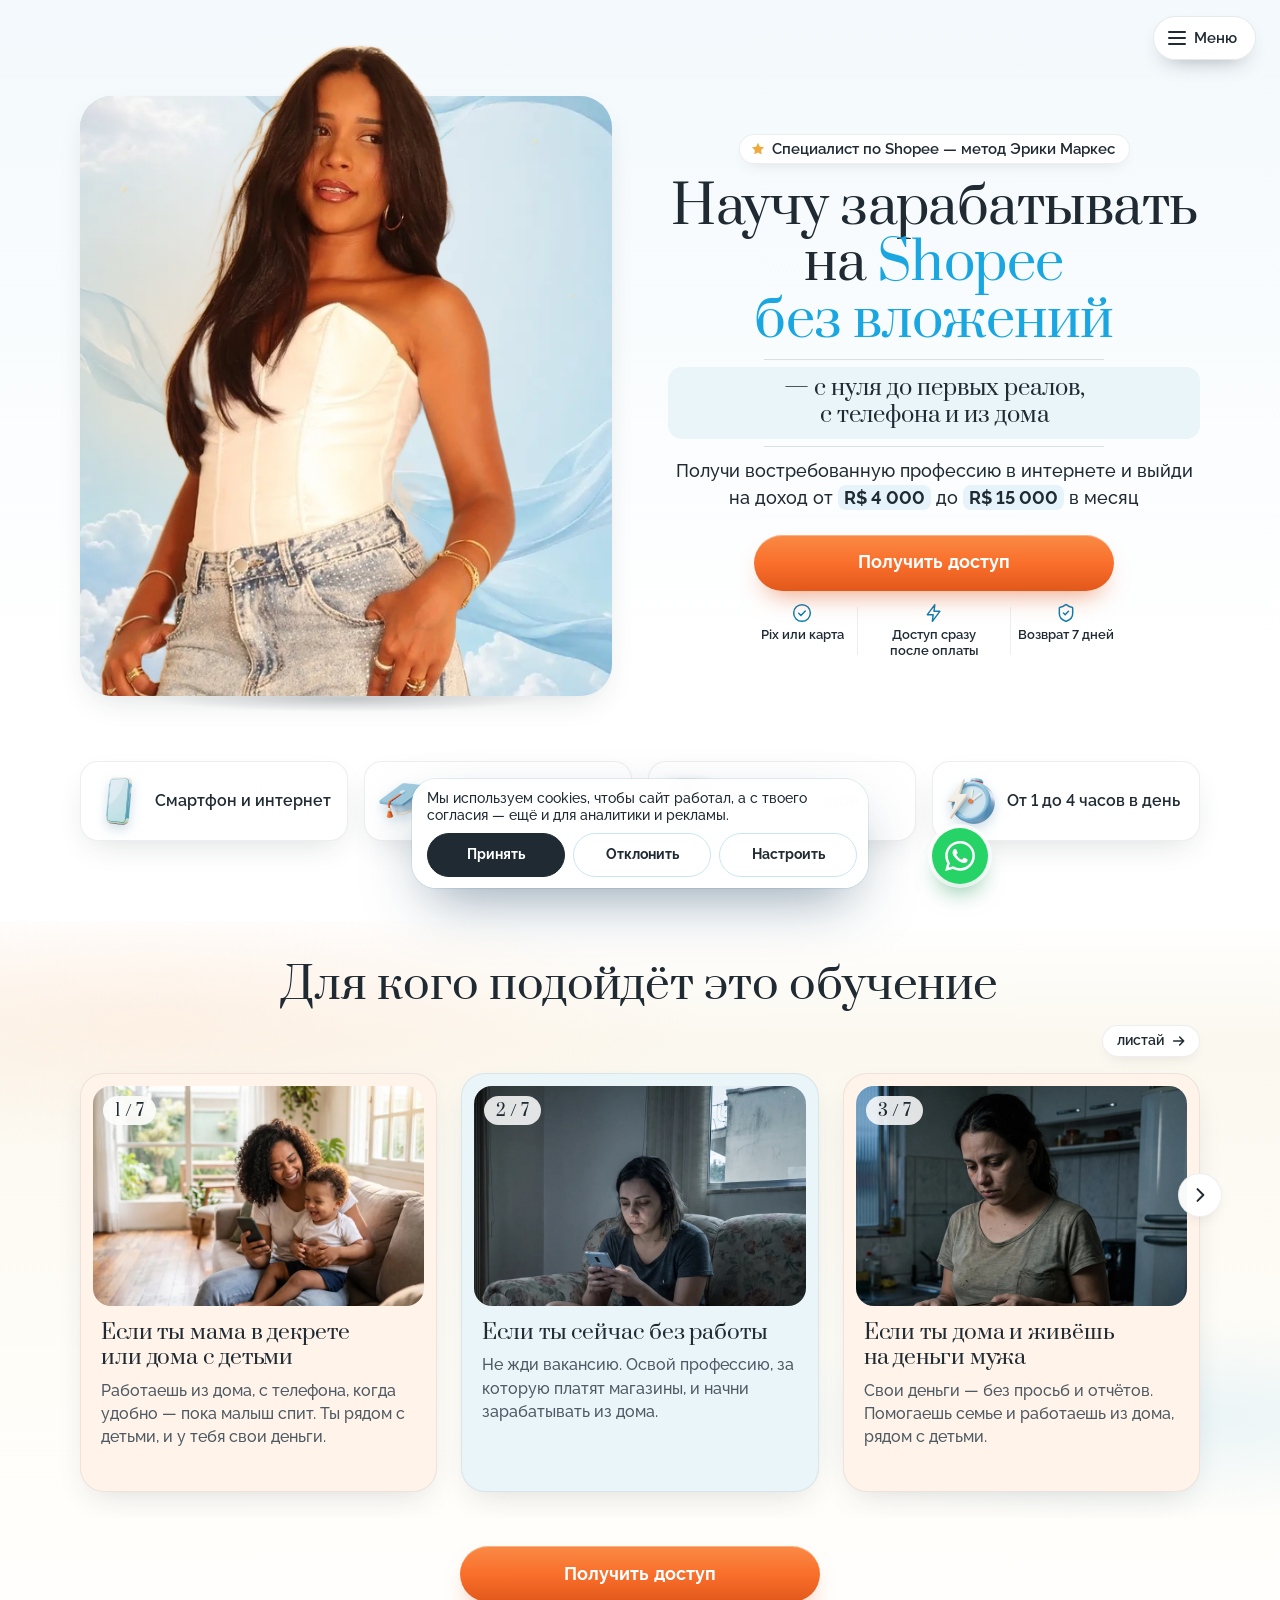
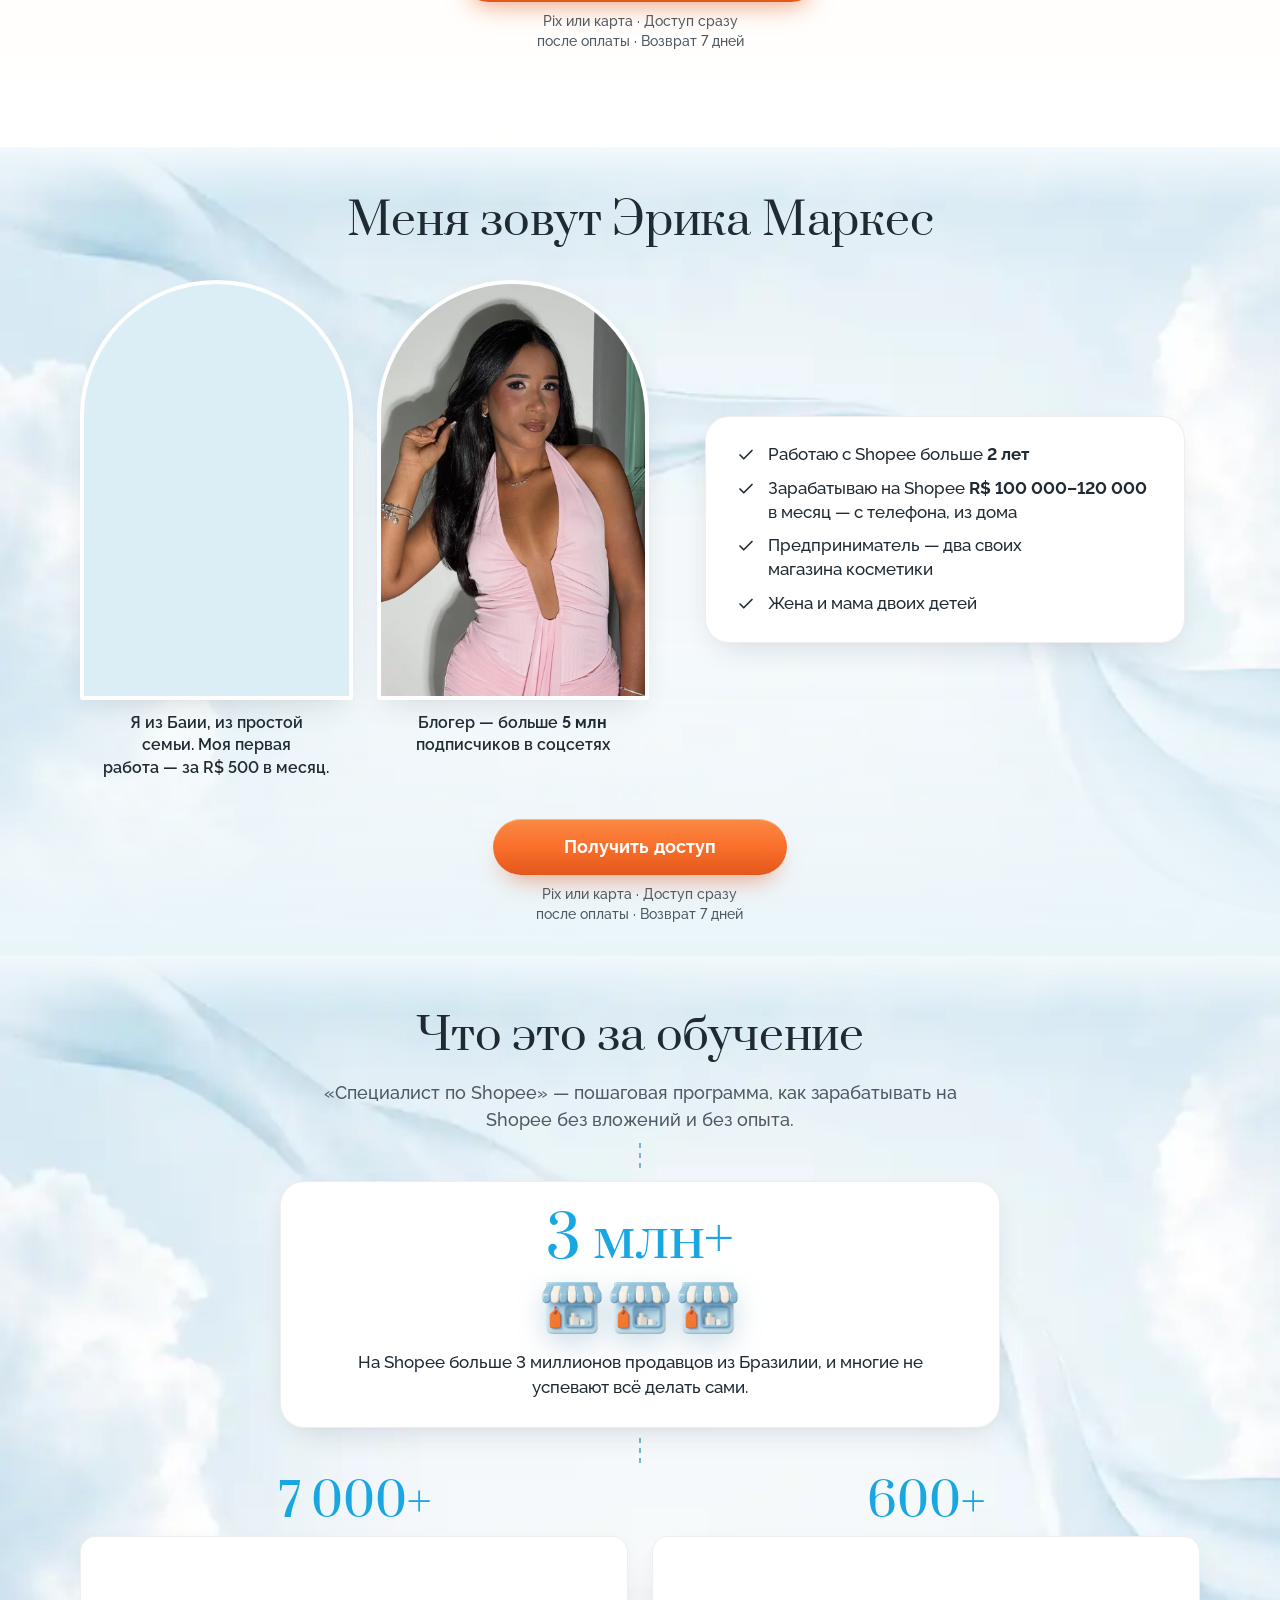
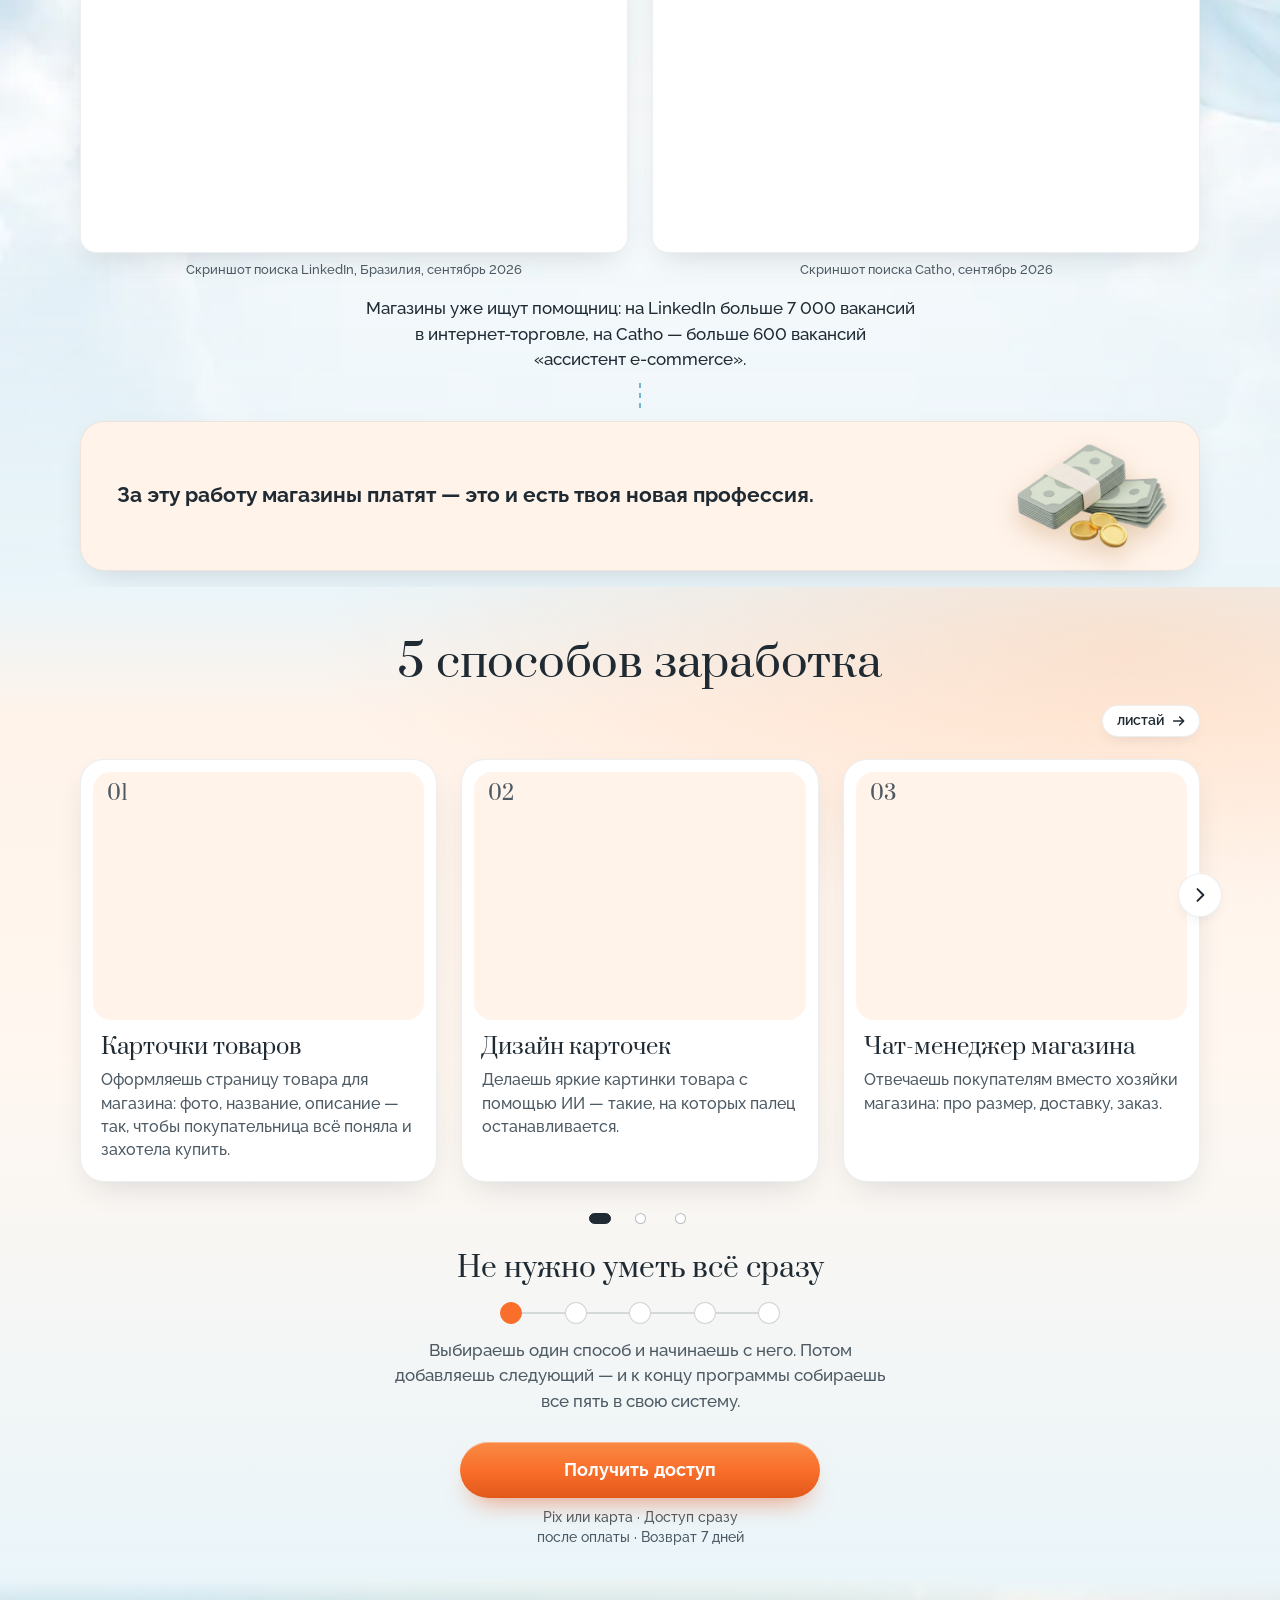
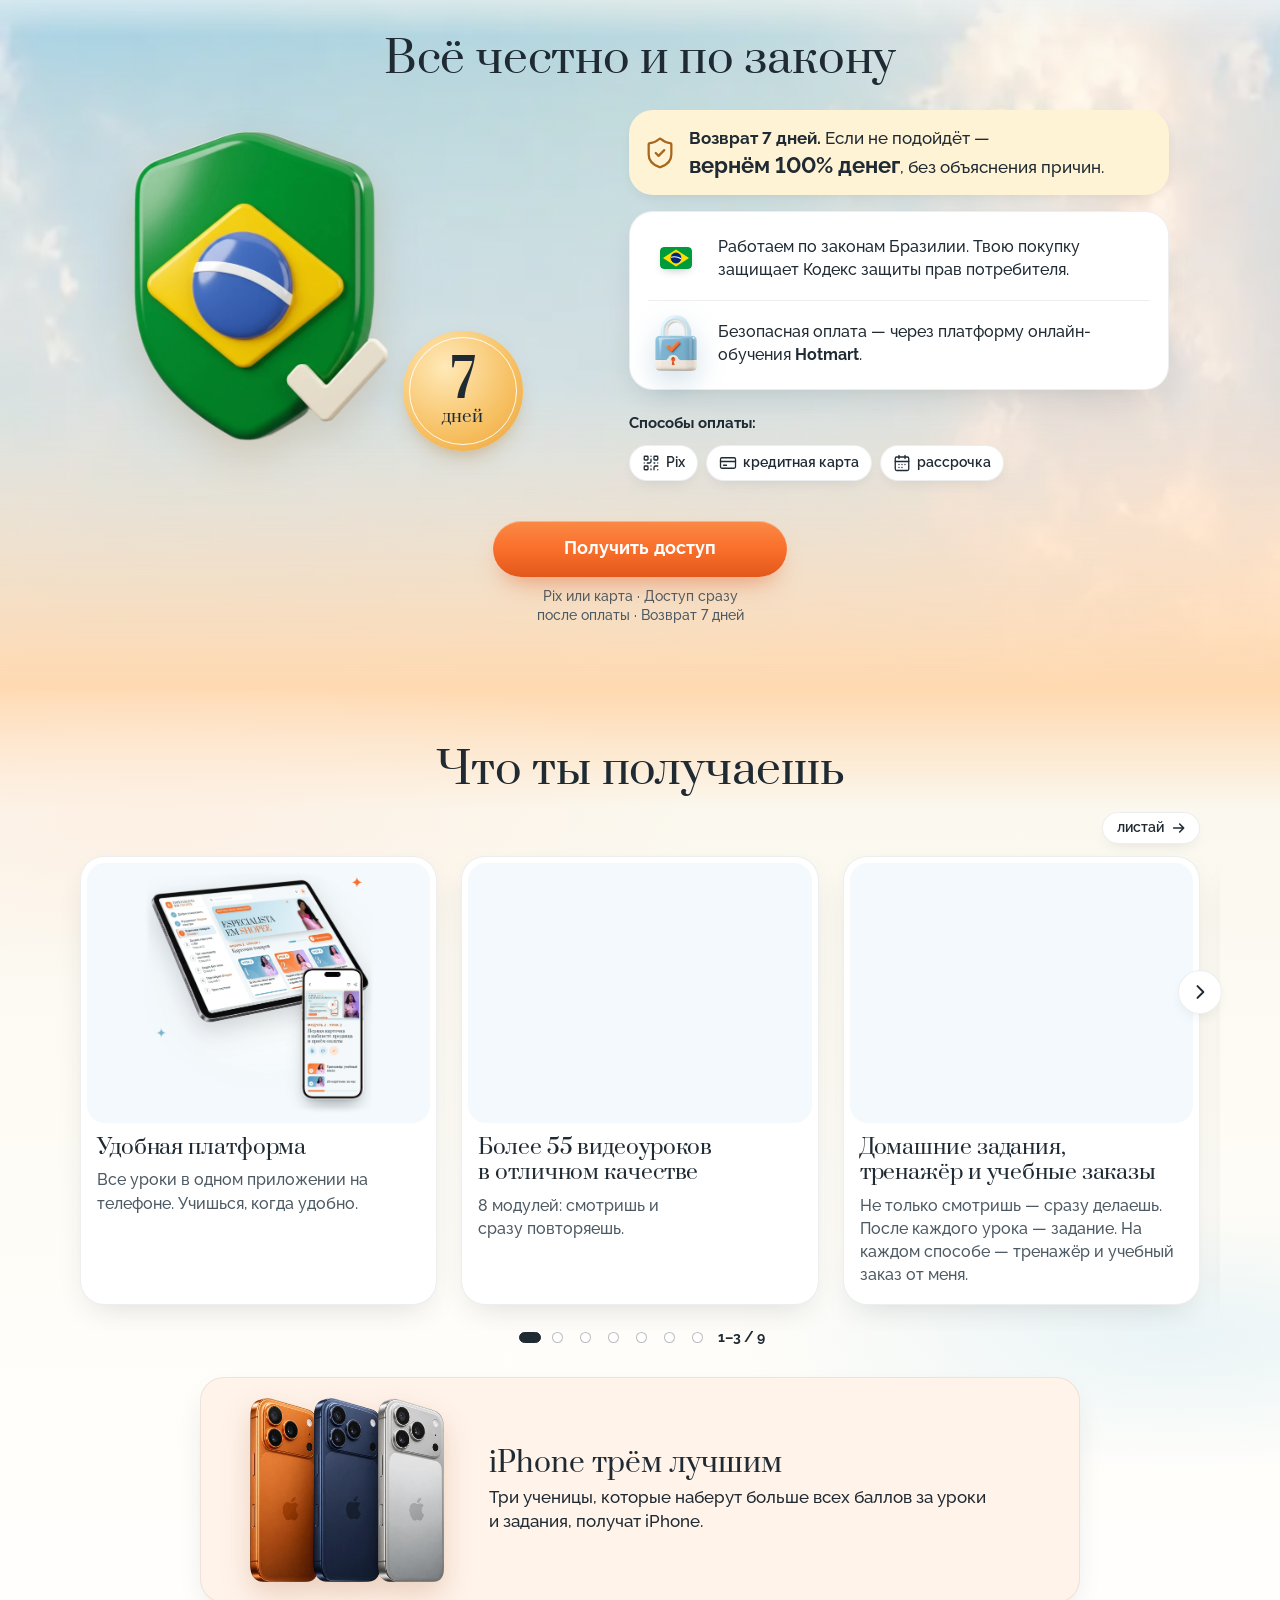
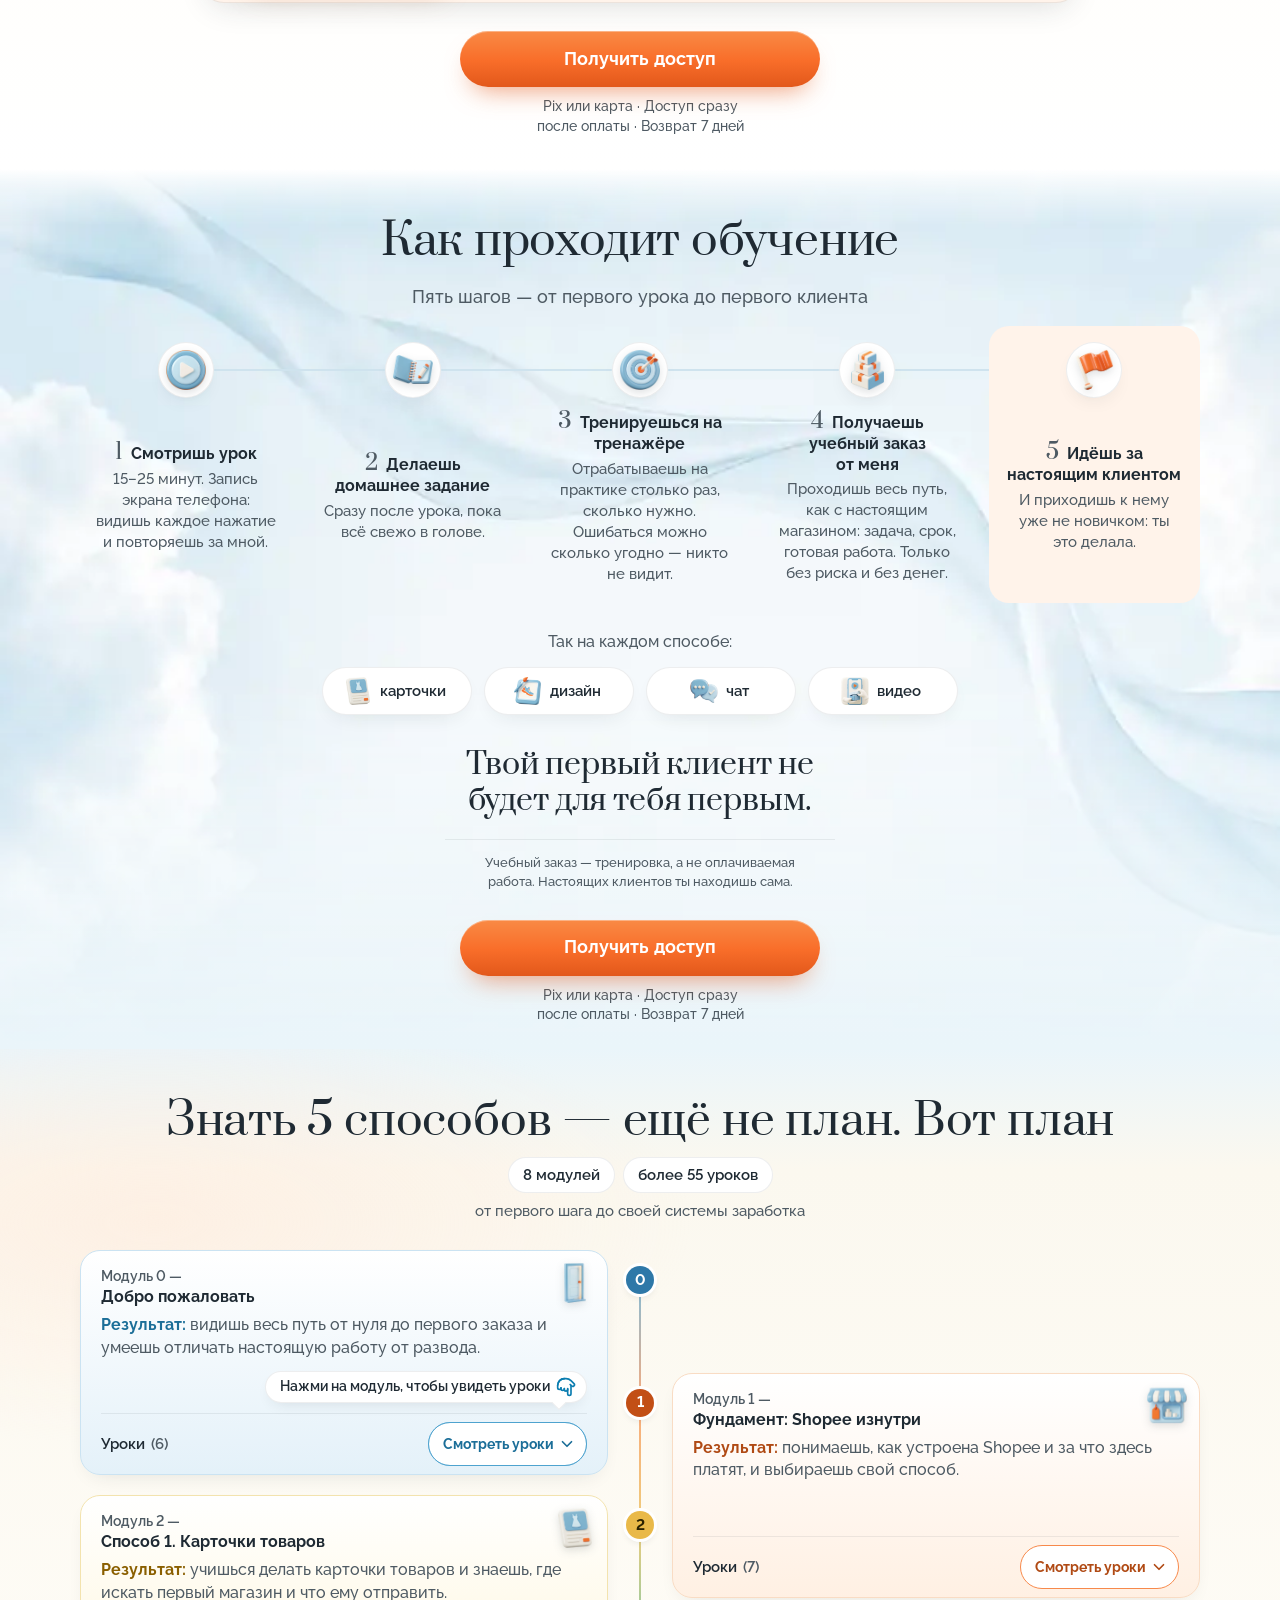
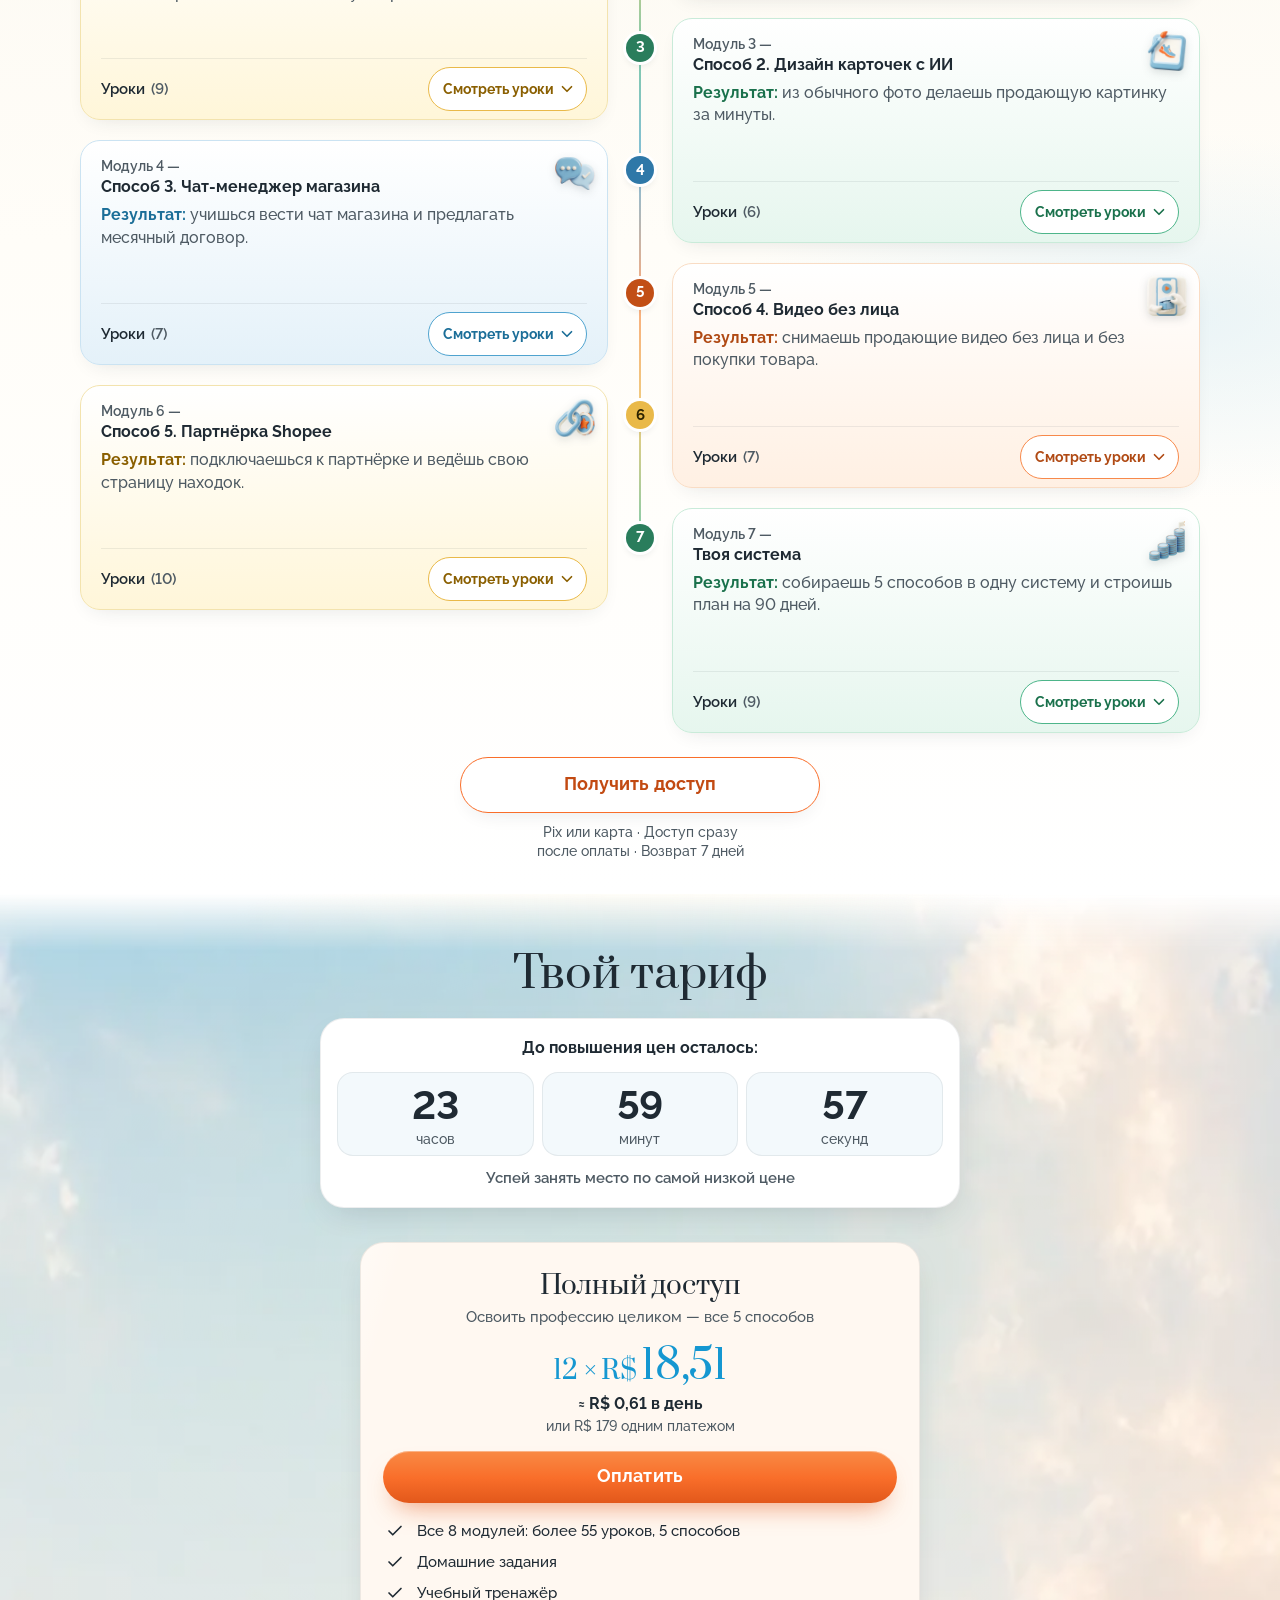
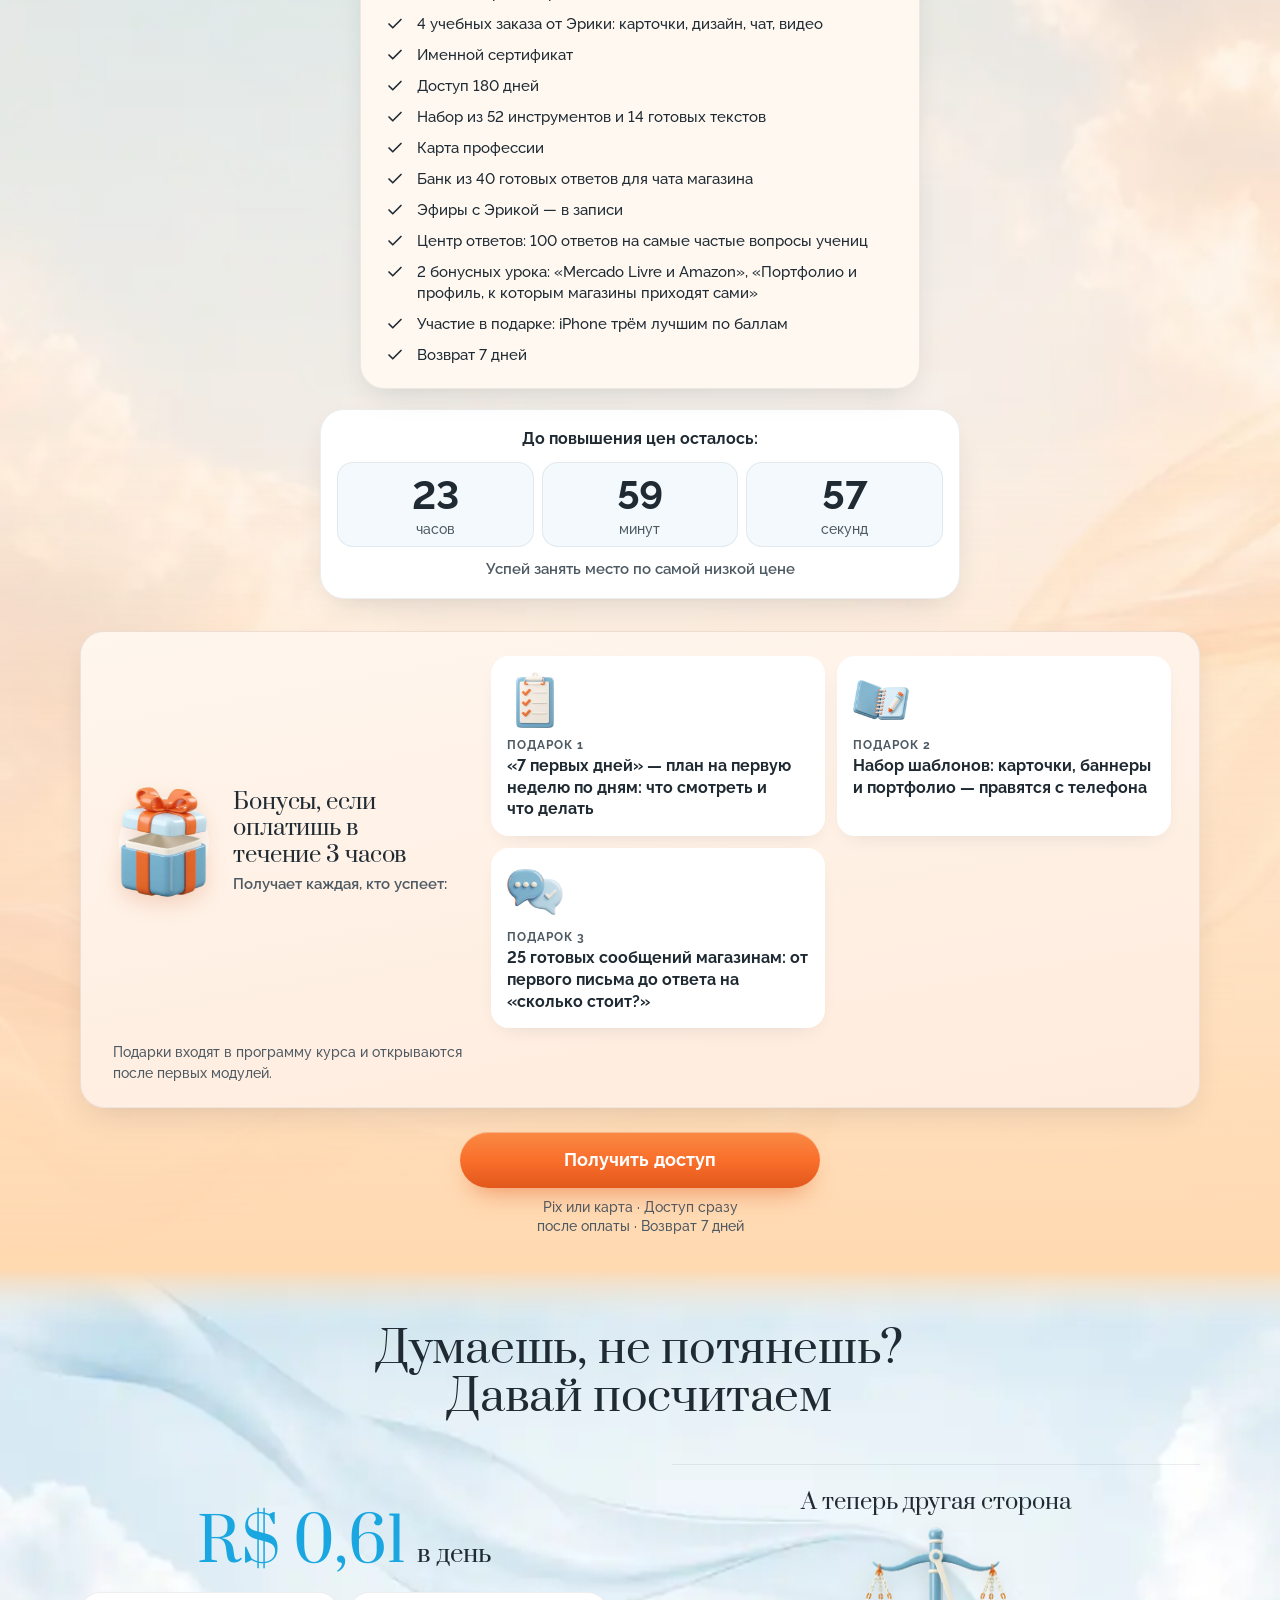
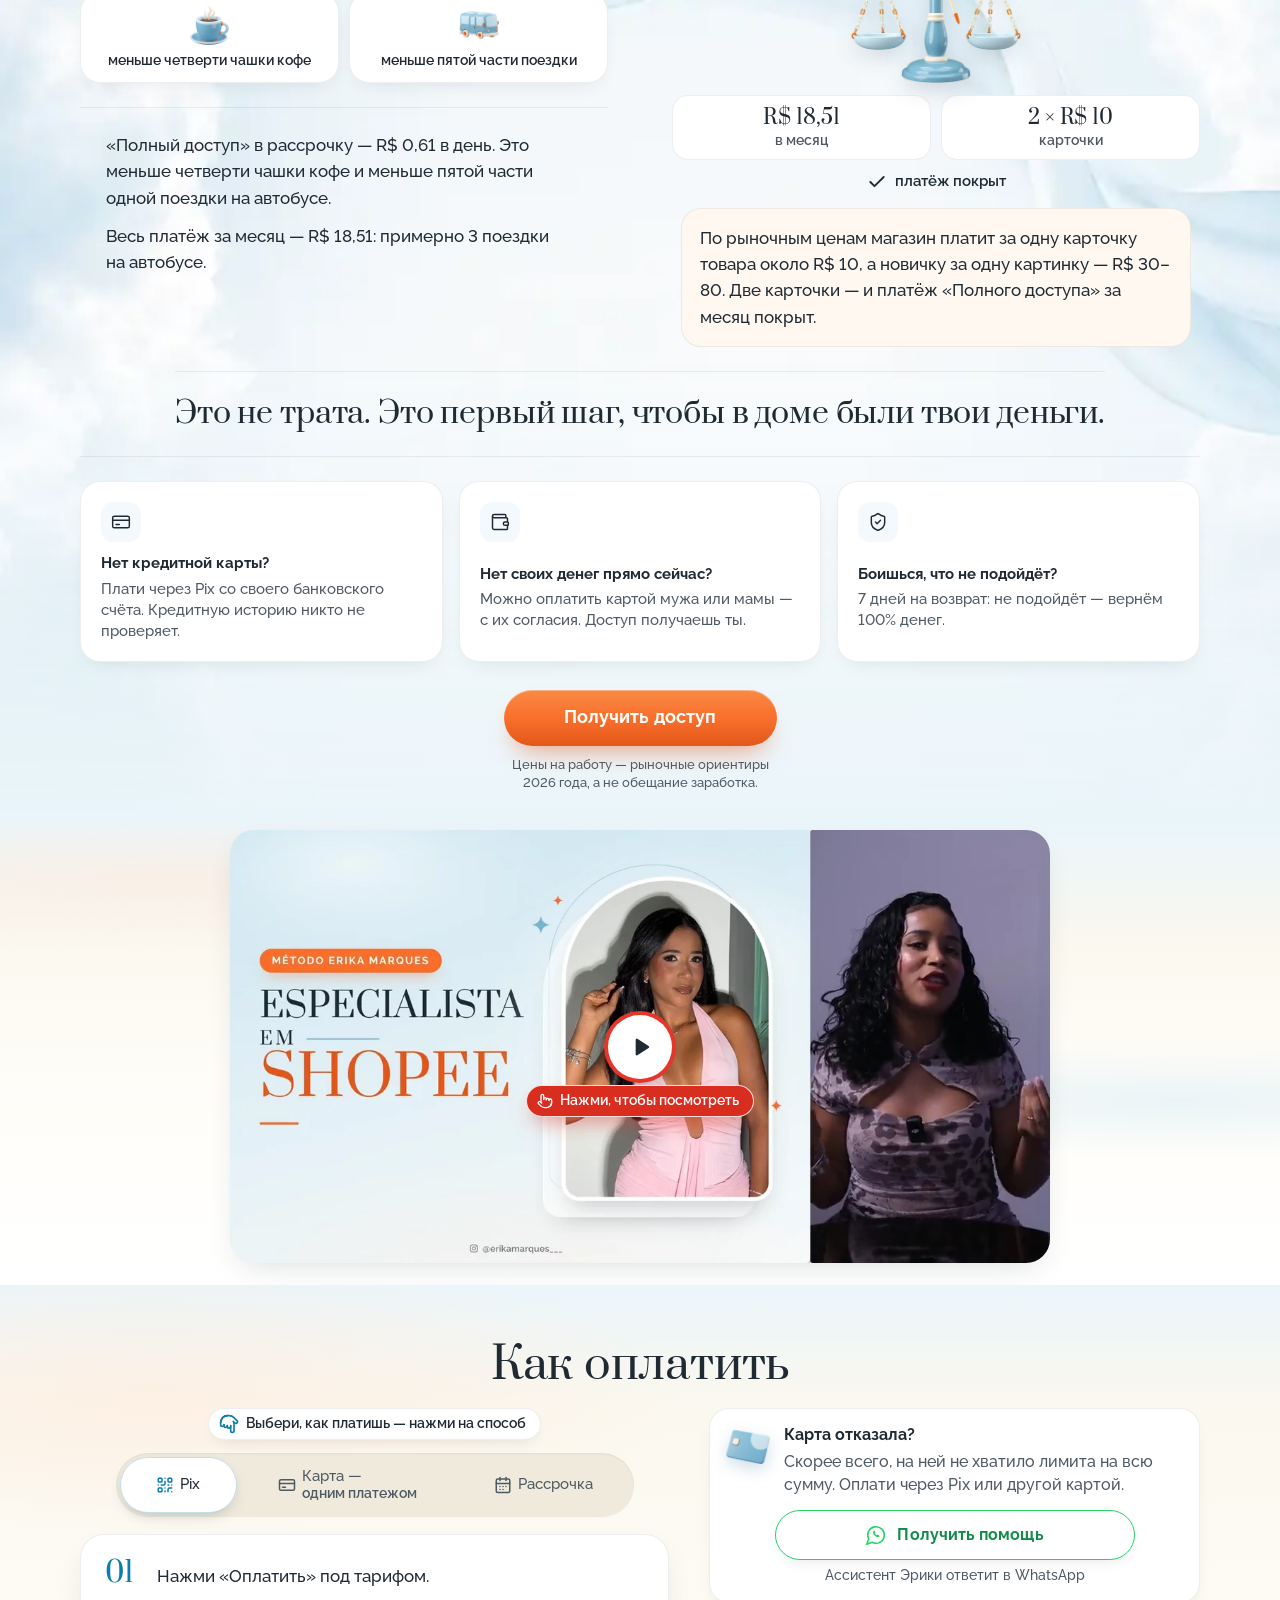
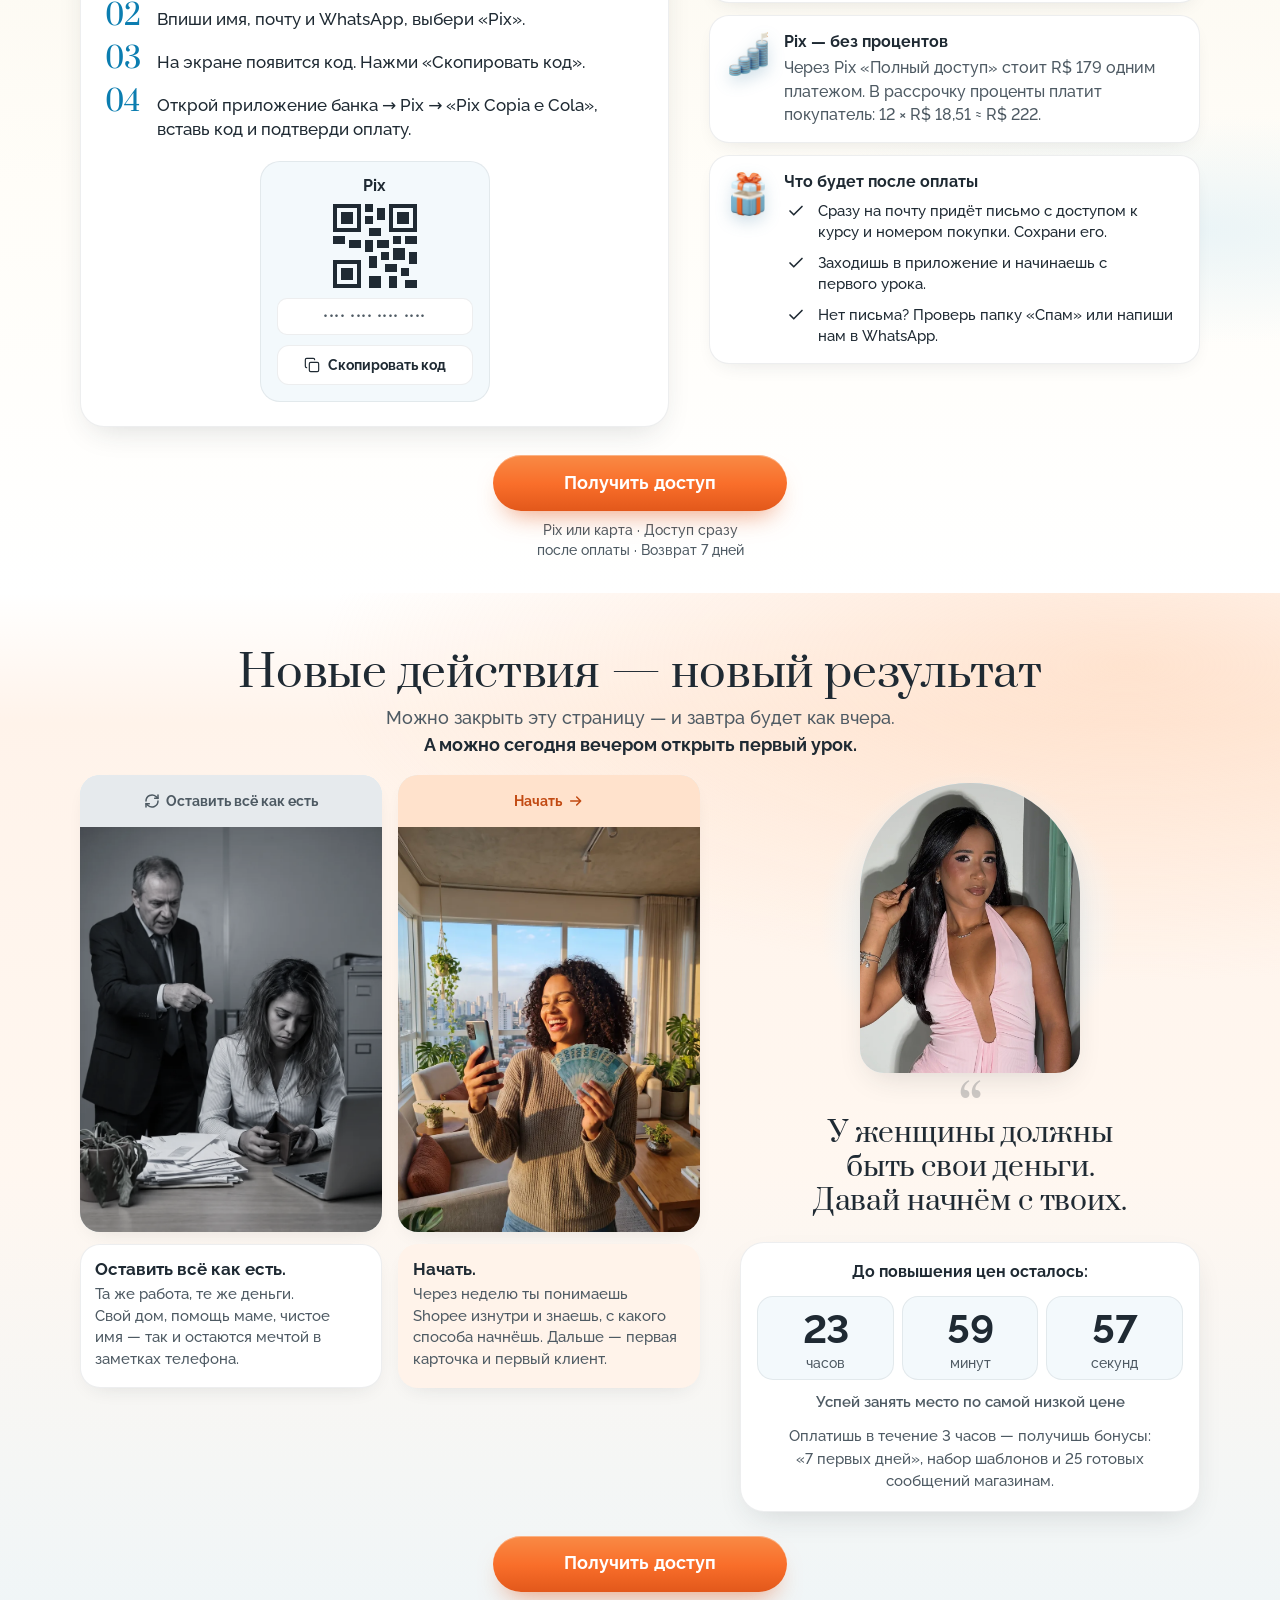
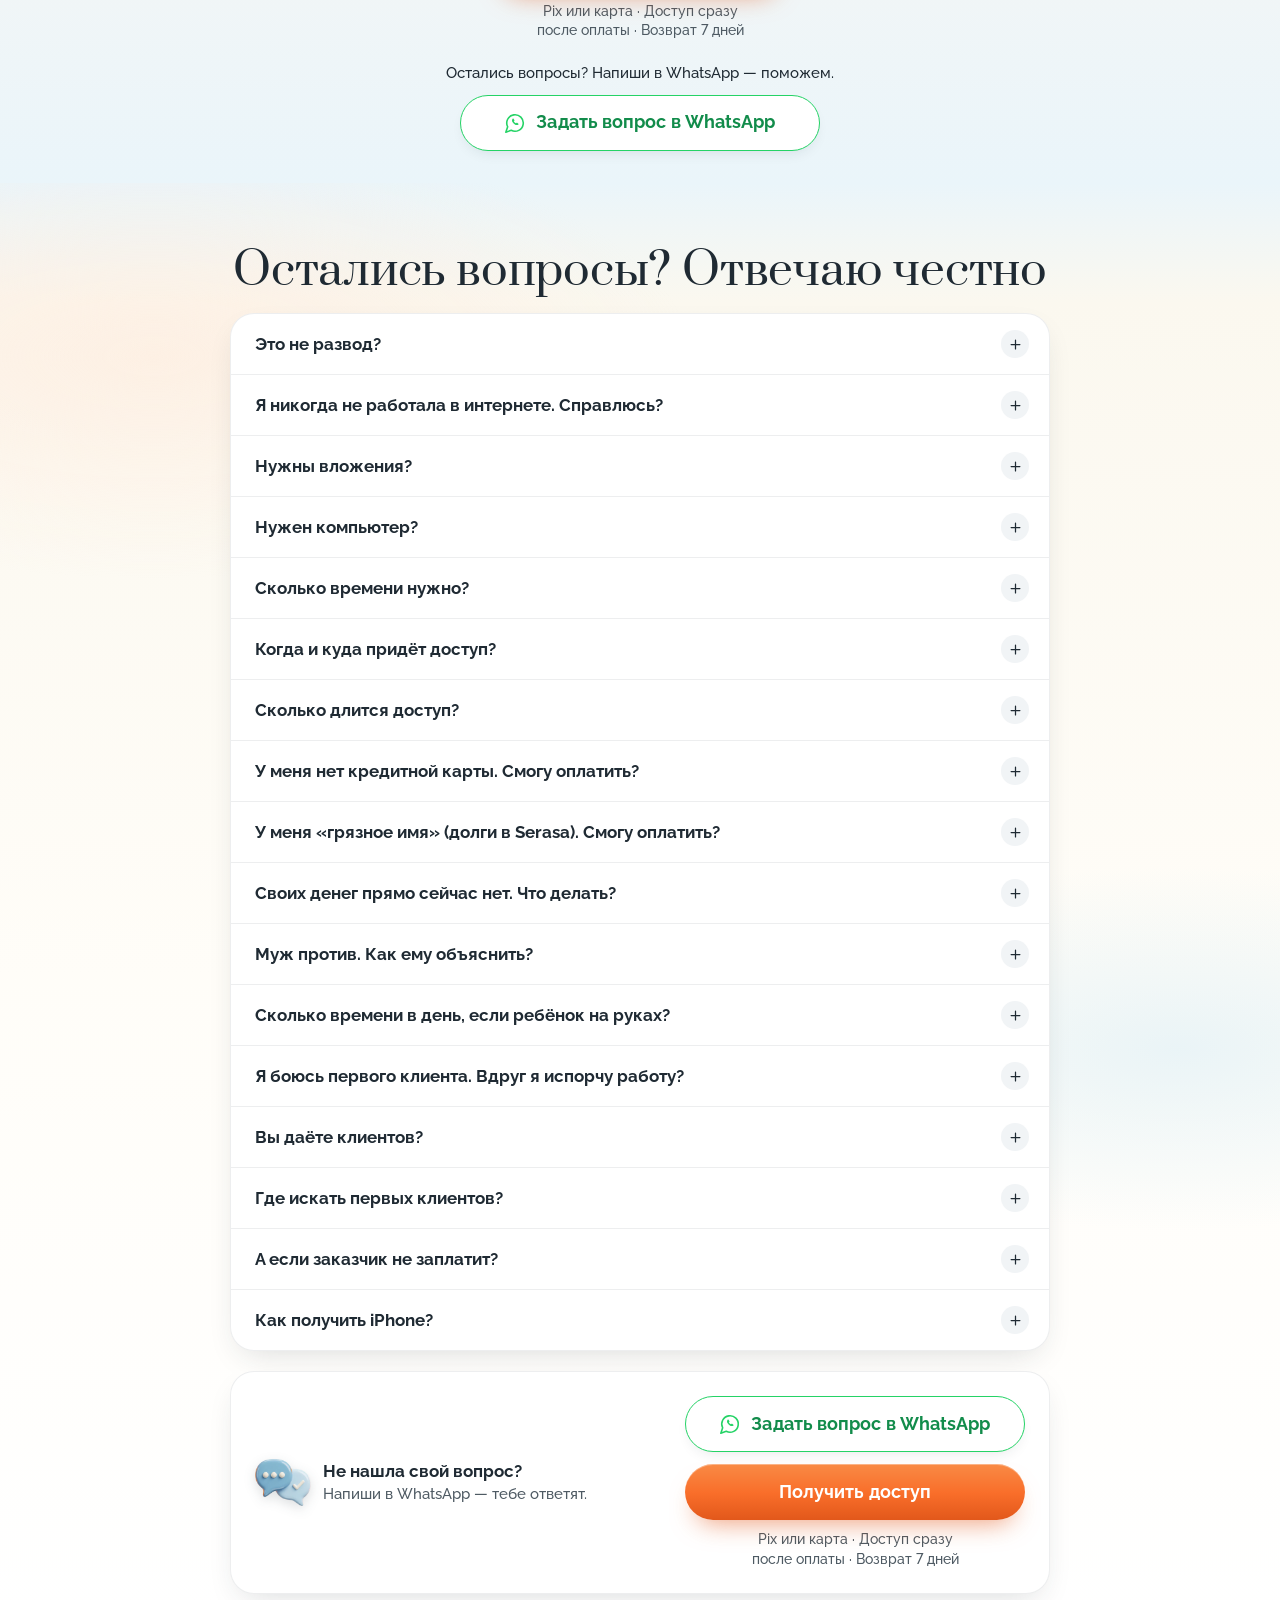
<file: final/index.html>
<!doctype html>
<html lang="ru">
<head>
<meta charset="utf-8">
<meta name="viewport" content="width=device-width, initial-scale=1, viewport-fit=cover">
<title>Специалист по Shopee — метод Эрики Маркес</title>
<meta name="robots" content="noindex, nofollow">
<meta name="theme-color" content="#EAF5FA">
<link rel="preconnect" href="https://fonts.googleapis.com">
<link rel="preconnect" href="https://fonts.gstatic.com" crossorigin>
<link rel="stylesheet" href="https://fonts.googleapis.com/css2?family=Prata&amp;family=Raleway:wght@500;600;700&amp;display=swap">
<link rel="preload" as="image" href="assets/img/hero-erika-cut-hd.webp" fetchpriority="high">
<script>/* раунд 5: вариант блока 2 по умолчанию — фото (?b2=a → диорамы); .reveal без вспышки */
(function (h) {
  try { h.setAttribute('data-b2', new URLSearchParams(location.search).get('b2') === 'a' ? 'a' : 'faces'); } catch (e) { h.setAttribute('data-b2', 'faces'); }
  try { if ('IntersectionObserver' in window && !matchMedia('(prefers-reduced-motion: reduce)').matches) h.classList.add('js-rv'); } catch (e) { /* без появления */ }
})(document.documentElement);</script>
<link rel="stylesheet" href="assets/site.css?v=1006h">
<link rel="stylesheet" href="assets/site-b.css?v=1006h">
<!-- чат плана Б (корень, www, oferta., превью): до первого кадра прячем WhatsApp-кнопки, пока assets/chat.js не решит, чат это или запасная почта (emc-pre снимает chat.js; если он не загрузился — через 4 с) -->
<script>(function(){var h=location.hostname;if(/^(www\.|oferta\.)?ericamarques\.com$/i.test(h)||/\.github\.io$/i.test(h)||/[?&]chat=(1|mock)(&|$)/.test(location.search)){var e=document.documentElement;e.className+=' emc-pre';setTimeout(function(){e.className=e.className.replace(/\bemc-pre\b/,'')},4000);}})();</script>
<style>html.emc-pre #sticky-cta-wa,html.emc-pre #wa-pop,html.emc-pre #pb-wa{visibility:hidden}</style>
<link rel="preload" href="assets/chat.css?v=19" as="style"><link rel="preload" href="assets/chat.js?v=19" as="script">   <!-- кнопка чата появляется, как только загрузятся chat.css/chat.js: качаем их сразу, не дожидаясь конца страницы; версия = var v в parts/tail.html -->
</head>
<body>
<!-- Иконки (линейные, как lucide): <svg class="i"><use href="#i-…"/></svg> -->
<svg class="sprite" aria-hidden="true" focusable="false" xmlns="http://www.w3.org/2000/svg">
  <symbol id="i-phone" viewBox="0 0 24 24"><rect width="12" height="20" x="6" y="2" rx="2.5"/><path d="M11 18h2"/></symbol>
  <symbol id="i-star" viewBox="0 0 24 24"><path d="M12 2.8l2.8 5.7 6.3.9-4.55 4.43 1.07 6.27L12 17.1l-5.62 2.96 1.07-6.27L2.9 9.4l6.3-.9z"/></symbol>
  <symbol id="i-user" viewBox="0 0 24 24"><circle cx="12" cy="12" r="10"/><circle cx="12" cy="10" r="3"/><path d="M7 20.66V19a2 2 0 0 1 2-2h6a2 2 0 0 1 2 2v1.66"/></symbol>
  <symbol id="i-clock" viewBox="0 0 24 24"><circle cx="12" cy="12" r="10"/><path d="M12 6v6l4 2"/></symbol>
  <symbol id="i-card" viewBox="0 0 24 24"><rect width="20" height="14" x="2" y="5" rx="2"/><path d="M2 10h20M6 15h4"/></symbol>
  <symbol id="i-qr" viewBox="0 0 24 24"><rect width="5" height="5" x="3" y="3" rx="1"/><rect width="5" height="5" x="16" y="3" rx="1"/><rect width="5" height="5" x="3" y="16" rx="1"/><path d="M21 16h-3a2 2 0 0 0-2 2v3M21 21v.01M12 7v3a2 2 0 0 1-2 2H7M3 12h.01M12 3h.01M12 16v.01M16 12h1M21 12v.01M12 21v-1"/></symbol>
  <symbol id="i-cal" viewBox="0 0 24 24"><rect width="18" height="18" x="3" y="4" rx="2"/><path d="M16 2v4M8 2v4M3 10h18M8 14h.01M12 14h.01M16 14h.01M8 18h.01M12 18h.01"/></symbol>
  <symbol id="i-play" viewBox="0 0 24 24"><path fill="currentColor" stroke="none" d="M8 5.2v13.6a1 1 0 0 0 1.53.85l10.4-6.8a1 1 0 0 0 0-1.7L9.53 4.35A1 1 0 0 0 8 5.2z"/></symbol>
  <symbol id="i-x" viewBox="0 0 24 24"><path d="M18 6 6 18M6 6l12 12"/></symbol>
  <symbol id="i-check" viewBox="0 0 24 24"><path d="M20 6 9 17l-5-5"/></symbol>
  <symbol id="i-checkc" viewBox="0 0 24 24"><circle cx="12" cy="12" r="10"/><path d="m8 12.3 2.7 2.7L16 9.6"/></symbol>
  <symbol id="i-zap" viewBox="0 0 24 24"><path d="M13 2 4 14h7l-1 8 9-12h-7z"/></symbol>
  <symbol id="i-shield" viewBox="0 0 24 24"><path d="M20 13c0 5-3.5 7.5-7.66 8.95a1 1 0 0 1-.67-.01C7.5 20.5 4 18 4 13V6a1 1 0 0 1 1-1c2 0 4.5-1.2 6.24-2.72a1.17 1.17 0 0 1 1.52 0C14.51 3.81 17 5 19 5a1 1 0 0 1 1 1z"/><path d="m9 12 2 2 4-4"/></symbol>
  <symbol id="i-chat" viewBox="0 0 24 24"><path d="M7.9 20A9 9 0 1 0 4 16.1L2 22z"/></symbol>
  <symbol id="i-starfill" viewBox="0 0 24 24"><path fill="currentColor" stroke="none" d="M12 2.8l2.8 5.7 6.3.9-4.55 4.43 1.07 6.27L12 17.1l-5.62 2.96 1.07-6.27L2.9 9.4l6.3-.9z"/></symbol>
  <symbol id="i-wa" viewBox="0 0 24 24"><path fill="currentColor" stroke="none" d="M17.47 14.38c-.3-.15-1.76-.87-2.03-.97-.27-.1-.47-.15-.67.15-.2.3-.77.97-.94 1.16-.17.2-.35.22-.64.07-.3-.15-1.26-.46-2.39-1.47-.88-.79-1.48-1.76-1.65-2.06-.17-.3-.02-.46.13-.61.13-.13.3-.35.45-.52.15-.17.2-.3.3-.5.1-.2.05-.37-.03-.52-.07-.15-.67-1.61-.92-2.21-.24-.58-.49-.5-.67-.51l-.57-.01c-.2 0-.52.07-.79.37-.27.3-1.04 1.02-1.04 2.48s1.07 2.88 1.21 3.07c.15.2 2.1 3.2 5.08 4.49.71.31 1.26.49 1.69.63.71.23 1.36.19 1.87.12.57-.09 1.76-.72 2.01-1.41.25-.69.25-1.29.17-1.41-.07-.12-.27-.2-.57-.35m-5.42 7.4h-.01a9.87 9.87 0 0 1-5.03-1.38l-.36-.21-3.74.98 1-3.65-.24-.37a9.86 9.86 0 0 1-1.51-5.26c0-5.45 4.44-9.88 9.89-9.88 2.64 0 5.12 1.03 6.99 2.9a9.83 9.83 0 0 1 2.89 6.99c0 5.45-4.44 9.88-9.88 9.88m8.41-18.3A11.82 11.82 0 0 0 12.05 0C5.5 0 .16 5.34.16 11.89c0 2.1.55 4.14 1.59 5.95L.06 24l6.3-1.65a11.88 11.88 0 0 0 5.68 1.45h.01c6.55 0 11.89-5.34 11.89-11.89a11.82 11.82 0 0 0-3.48-8.41z"/></symbol>
</svg>
<main class="page" id="top">

<!-- ================= Блок 1 — оффер (первый экран): Эрика → оффер → подоффер → кнопка → плашки → видео ================= -->
<section class="blk bg-hero hero" id="b1">
  <!-- Раунд 5 (Лиза): сцена «вылезает из рамки». Небо — в скруглённой панели, вырезка Эрики (HD, настоящая альфа)
       выходит макушкой над верхним краем панели; снизу обрезана краем панели. Лицо по оси 50 % (в холсте — 57,9 %).
       Движение только фоновое: ленты неба «дышат», тёплый блик пульсирует. -->
  <div class="hero__stage">
    <div class="hero__photo" aria-hidden="true"><span class="hero__sky"></span><span class="hero__glow"></span></div>
    <div class="hero__cut"><img src="assets/img/hero-erika-cut-hd.webp" width="1050" height="1400" alt="Эрика Маркес" fetchpriority="high" decoding="async"></div>
    <!-- Раунд 6: три крошечные искры рядом с Эрикой мерцают по очереди (только CSS: opacity/transform) -->
    <span class="hero__sparks" aria-hidden="true"><i class="hero__spark hero__spark--1"></i><i class="hero__spark hero__spark--2"></i><i class="hero__spark hero__spark--3"></i></span>
    <span class="hero__floor" aria-hidden="true"></span>
  </div>
  <div class="hero__sheet">
    <p class="hero__eyebrow"><svg class="i" aria-hidden="true" focusable="false"><use href="#i-starfill"/></svg><span>Специалист по Shopee&nbsp;— метод Эрики Маркес</span></p>
    <h1 class="hero__title">Научу зарабатывать на <span class="hero__az">Shopee без&nbsp;вложений</span> <span class="hero__title-sub">— с&nbsp;нуля до первых реалов, с&nbsp;телефона и&nbsp;из&nbsp;дома</span></h1>
    <p class="hero__sub">Получи востребованную профессию в&nbsp;интернете и&nbsp;выйди на доход от <b>R$&nbsp;4&nbsp;000</b> до <b>R$&nbsp;15&nbsp;000</b> в&nbsp;месяц</p>
    <div class="cta">
      <a class="btn" id="cta-b1" href="#tariffs">Получить доступ</a>
      <ul class="hero__trust">
        <li><svg class="i" aria-hidden="true" focusable="false"><use href="#i-checkc"/></svg><span>Pix или карта</span></li><li class="hero__dot" aria-hidden="true">·</li><li><svg class="i" aria-hidden="true" focusable="false"><use href="#i-zap"/></svg><span>Доступ сразу после оплаты</span></li><li class="hero__dot" aria-hidden="true">·</li><li><svg class="i" aria-hidden="true" focusable="false"><use href="#i-shield"/></svg><span>Возврат&nbsp;7&nbsp;дней</span></li>
      </ul>
    </div>
    <ul class="hero__chips">
      <li class="hero__tile reveal"><img src="assets/3d/phone.webp" width="199" height="360" alt="" loading="lazy" decoding="async"><span>Смартфон и интернет</span></li>
      <li class="hero__tile reveal"><img src="assets/3d/A26.webp" width="360" height="259" alt="" loading="lazy" decoding="async"><span>Без опыта</span></li>
      <li class="hero__tile reveal"><img src="assets/3d/A19.webp" width="360" height="357" alt="" loading="lazy" decoding="async"><span>Без лица в кадре</span></li>
      <li class="hero__tile reveal"><img src="assets/3d/A07.webp" width="360" height="347" alt="" loading="lazy" decoding="async"><span>От 1 до 4 часов в&nbsp;день</span></li>
    </ul>
  </div>
</section>


<!-- ================= Блок 2 — для кого: 7 ситуаций, два варианта (A — 3D-диорамы, B — фото-сцены: ?b2=faces) ================= -->
<section class="blk bg-paper" id="b2">
  <h2 class="blk__title">Для кого подойдёт это обучение</h2>

  <!-- Вариант A «без лиц» -->
  <div class="b2v b2v--a" data-carousel>
    <div class="hint-row"><span class="hint" aria-hidden="true">листай</span></div>
    <div class="arrows"><div class="carousel b2__track">
      <article class="carousel__card sit sit--a reveal t1">
        <img class="sit__dio" src="assets/vignette/v1.webp" width="640" height="640" alt="" loading="lazy" decoding="async">
        <p class="sit__n" aria-hidden="true"><span>1</span> / 7</p>
        <h3 class="sit__t">Если ты мама в декрете или дома с детьми</h3>
        <p class="sit__p">Работаешь из дома, с телефона, когда удобно — пока малыш спит. Ты рядом с детьми, и у тебя свои деньги.</p>
      </article>
      <article class="carousel__card sit sit--a reveal t2">
        <img class="sit__dio" src="assets/vignette/v2.webp" width="640" height="717" alt="" loading="lazy" decoding="async">
        <p class="sit__n" aria-hidden="true"><span>2</span> / 7</p>
        <h3 class="sit__t">Если ты сейчас без работы</h3>
        <p class="sit__p">Не жди вакансию. Освой профессию, за которую платят магазины, и начни зарабатывать из дома.</p>
      </article>
      <article class="carousel__card sit sit--a reveal t3">
        <img class="sit__dio" src="assets/vignette/v3.webp" width="640" height="520" alt="" loading="lazy" decoding="async">
        <p class="sit__n" aria-hidden="true"><span>3</span> / 7</p>
        <h3 class="sit__t">Если ты дома и живёшь на деньги мужа</h3>
        <p class="sit__p">Свои деньги — без просьб и отчётов. Помогаешь семье и работаешь из дома, рядом с детьми.</p>
      </article>
      <article class="carousel__card sit sit--a reveal t4">
        <img class="sit__dio" src="assets/vignette/v4.webp" width="640" height="541" alt="" loading="lazy" decoding="async">
        <p class="sit__n" aria-hidden="true"><span>4</span> / 7</p>
        <h3 class="sit__t">Если растишь детей одна</h3>
        <p class="sit__p">Работаешь рядом с ребёнком — без садика, без няни и без чужих людей.</p>
      </article>
      <article class="carousel__card sit sit--a reveal t5">
        <img class="sit__dio" src="assets/vignette/v5.webp" width="640" height="640" alt="" loading="lazy" decoding="async">
        <p class="sit__n" aria-hidden="true"><span>5</span> / 7</p>
        <h3 class="sit__t">Если ты работаешь по найму и денег не хватает</h3>
        <p class="sit__p">Бросать работу не нужно. Начни рядом с ней — от 1 до 4 часов в день, вечером или в выходной. А потом сама решишь, уходить ли от начальника.</p>
      </article>
      <article class="carousel__card sit sit--a reveal t6">
        <img class="sit__dio" src="assets/vignette/v6.webp" width="640" height="605" alt="" loading="lazy" decoding="async">
        <p class="sit__n" aria-hidden="true"><span>6</span> / 7</p>
        <h3 class="sit__t">Если ты только начинаешь — без опыта и без своих денег</h3>
        <p class="sit__p">Диплом, связи и опыт не нужны. Если умеешь переписываться и фотографировать на телефон — основа уже есть. Остальному научу с нуля.</p>
      </article>
      <article class="carousel__card sit sit--a reveal t7">
        <img class="sit__dio" src="assets/vignette/v7.webp" width="640" height="640" alt="" loading="lazy" decoding="async">
        <p class="sit__n" aria-hidden="true"><span>7</span> / 7</p>
        <h3 class="sit__t">И для всех, кто хочет освоить удалённую профессию и работать из дома</h3>
        <p class="sit__p">Без начальника, без дороги на работу, в своём графике — с одного телефона.</p>
      </article>
    </div></div>
    <div class="goto" role="group" aria-label="Ситуации">
      <button class="goto__b" type="button" data-carousel-goto="0" aria-label="Ситуация 1"><img src="assets/vignette/v1.webp" width="640" height="640" alt="" loading="lazy" decoding="async"></button>
      <button class="goto__b" type="button" data-carousel-goto="1" aria-label="Ситуация 2"><img src="assets/vignette/v2.webp" width="640" height="717" alt="" loading="lazy" decoding="async"></button>
      <button class="goto__b" type="button" data-carousel-goto="2" aria-label="Ситуация 3"><img src="assets/vignette/v3.webp" width="640" height="520" alt="" loading="lazy" decoding="async"></button>
      <button class="goto__b" type="button" data-carousel-goto="3" aria-label="Ситуация 4"><img src="assets/vignette/v4.webp" width="640" height="541" alt="" loading="lazy" decoding="async"></button>
      <button class="goto__b" type="button" data-carousel-goto="4" aria-label="Ситуация 5"><img src="assets/vignette/v5.webp" width="640" height="640" alt="" loading="lazy" decoding="async"></button>
      <button class="goto__b" type="button" data-carousel-goto="5" aria-label="Ситуация 6"><img src="assets/vignette/v6.webp" width="640" height="605" alt="" loading="lazy" decoding="async"></button>
      <button class="goto__b" type="button" data-carousel-goto="6" aria-label="Ситуация 7"><img src="assets/vignette/v7.webp" width="640" height="640" alt="" loading="lazy" decoding="async"></button>
    </div>
  </div>
  <!-- Вариант B «с лицами» (раунд 5 — по умолчанию; ?b2=a → диорамы): фото-сцены — иллюстрации, не отзывы (без имён и цитат) -->
  <div class="b2v b2v--b" data-carousel>
    <div class="hint-row"><span class="hint" aria-hidden="true">листай</span></div>
    <div class="arrows"><div class="carousel b2__track">
      <article class="carousel__card sit sit--b reveal">
        <div class="sit__ph"><img src="assets/people/p1.webp" width="900" height="502" alt="" loading="lazy" decoding="async" style="object-position:50% 40%"><span class="sit__badge" aria-hidden="true">1 / 7</span></div>
        <div class="sit__body"><h3 class="sit__t">Если ты мама в декрете или дома с детьми</h3>
        <p class="sit__p">Работаешь из дома, с телефона, когда удобно — пока малыш спит. Ты рядом с детьми, и у тебя свои деньги.</p></div>
      </article>
      <article class="carousel__card sit sit--b reveal">
        <div class="sit__ph"><img src="assets/people/s2.webp" width="900" height="672" alt="" loading="lazy" decoding="async" style="object-position:50% 45%"><span class="sit__badge" aria-hidden="true">2 / 7</span></div>
        <div class="sit__body"><h3 class="sit__t">Если ты сейчас без работы</h3>
        <p class="sit__p">Не жди вакансию. Освой профессию, за которую платят магазины, и начни зарабатывать из дома.</p></div>
      </article>
      <article class="carousel__card sit sit--b reveal">
        <div class="sit__ph"><img src="assets/people/s3.webp" width="900" height="672" alt="" loading="lazy" decoding="async" style="object-position:50% 45%"><span class="sit__badge" aria-hidden="true">3 / 7</span></div>
        <div class="sit__body"><h3 class="sit__t">Если ты дома и живёшь на деньги мужа</h3>
        <p class="sit__p">Свои деньги — без просьб и отчётов. Помогаешь семье и работаешь из дома, рядом с детьми.</p></div>
      </article>
      <article class="carousel__card sit sit--b reveal">
        <div class="sit__ph"><img src="assets/people/p4.webp" width="900" height="502" alt="" loading="lazy" decoding="async" style="object-position:50% 50%"><span class="sit__badge" aria-hidden="true">4 / 7</span></div>
        <div class="sit__body"><h3 class="sit__t">Если растишь детей одна</h3>
        <p class="sit__p">Работаешь рядом с ребёнком — без садика, без няни и без чужих людей.</p></div>
      </article>
      <article class="carousel__card sit sit--b reveal">
        <div class="sit__ph"><img src="assets/people/s5.webp" width="900" height="672" alt="" loading="lazy" decoding="async" style="object-position:50% 45%"><span class="sit__badge" aria-hidden="true">5 / 7</span></div>
        <div class="sit__body"><h3 class="sit__t">Если ты работаешь по найму и денег не хватает</h3>
        <p class="sit__p">Бросать работу не нужно. Начни рядом с ней — от 1 до 4 часов в день, вечером или в выходной. А потом сама решишь, уходить ли от начальника.</p></div>
      </article>
      <article class="carousel__card sit sit--b reveal">
        <div class="sit__ph"><img src="assets/people/s6.webp" width="900" height="672" alt="" loading="lazy" decoding="async" style="object-position:50% 45%"><span class="sit__badge" aria-hidden="true">6 / 7</span></div>
        <div class="sit__body"><h3 class="sit__t">Если ты только начинаешь — без опыта и без своих денег</h3>
        <p class="sit__p">Диплом, связи и опыт не нужны. Если умеешь переписываться и фотографировать на телефон — основа уже есть. Остальному научу с нуля.</p></div>
      </article>
      <article class="carousel__card sit sit--b reveal">
        <div class="sit__ph"><img src="assets/people/p7.webp" width="900" height="900" alt="" loading="lazy" decoding="async" style="object-position:50% 35%"><span class="sit__badge" aria-hidden="true">7 / 7</span></div>
        <div class="sit__body"><h3 class="sit__t">И для всех, кто хочет освоить удалённую профессию и работать из дома</h3>
        <p class="sit__p">Без начальника, без дороги на работу, в своём графике — с одного телефона.</p></div>
      </article>
    </div></div>
  </div>
  <div class="cta">
    <a class="btn" id="cta-b2" href="#tariffs">Получить доступ</a>
    <p class="cta__note">Pix или карта · Доступ сразу после оплаты · Возврат&nbsp;7&nbsp;дней</p>
  </div>
</section>

<!-- ================= Блок 3 — Эрика: большое фото-путешествие + регалии текстом ================= -->
<section class="blk bg-section" id="b3">
  <h2 class="blk__title">Меня зовут Эрика Маркес</h2>
  <!-- Раунд 5 (Лиза): две арки в ряд — «тогда» (Баия, приглушённо) и «сейчас» (дорого-богато) -->
  <div class="b3__pair">
    <figure class="b3__col reveal">
      <div class="b3__arch b3__arch--then"><img src="assets/img/bahia.webp" width="700" height="1142" alt="Эрика в юности, Баия" loading="lazy" decoding="async"></div>
      <figcaption class="b3__cap">Я из Баии, из простой семьи. Моя первая работа&nbsp;— за R$&nbsp;500 в&nbsp;месяц.</figcaption>
    </figure>
    <figure class="b3__col reveal">
      <div class="b3__arch b3__arch--now"><img src="assets/img/rich-pink.webp" width="900" height="1200" alt="Эрика Маркес сегодня" loading="lazy" decoding="async"></div>
      <figcaption class="b3__cap">Блогер&nbsp;— больше <b>5&nbsp;млн</b> подписчиков в&nbsp;соцсетях</figcaption>
    </figure>
  </div>
  <ul class="card list-check b3__list">
    <li>Работаю с&nbsp;Shopee больше <b>2&nbsp;лет</b></li>
    <li>Зарабатываю на Shopee <b class="nw">R$&nbsp;100&nbsp;000–120&nbsp;000</b> в&nbsp;месяц&nbsp;— с&nbsp;телефона, из&nbsp;дома</li>
    <li>Предприниматель&nbsp;— два своих магазина косметики</li>
    <li>Жена и мама двоих детей</li>
  </ul>
  <div class="cta">
    <a class="btn" id="cta-b3" href="#tariffs">Получить доступ</a>
    <p class="cta__note">Pix или карта · Доступ сразу после оплаты · Возврат&nbsp;7&nbsp;дней</p>
  </div>
</section>
<!-- ================= Блок 4 — что за обучение (инфографика: продавцы → вакансии → профессия) ================= -->
<section class="blk bg-section" id="b4">
  <h2 class="blk__title">Что это за обучение</h2>
  <p class="blk__lead">«Специалист по Shopee» — пошаговая программа, как зарабатывать на Shopee без вложений и без опыта.</p>
  <div class="b4__flow">
    <span class="b4__dash" aria-hidden="true"></span>
    <div class="card b4__sellers">
      <div class="b4__top" aria-hidden="true">
        <p class="num b4__big" data-count>3&nbsp;млн+</p>
        <div class="b4__shops">
          <img class="obj obj--md" src="assets/3d/A12.webp" width="360" height="311" alt="" loading="lazy" decoding="async">
          <img class="obj obj--md" src="assets/3d/A12.webp" width="360" height="311" alt="" loading="lazy" decoding="async">
          <img class="obj obj--md" src="assets/3d/A12.webp" width="360" height="311" alt="" loading="lazy" decoding="async">
        </div>
      </div>
      <p class="b4__s1">На Shopee больше 3 миллионов продавцов из Бразилии, и многие не успевают всё делать сами.</p>
    </div>
    <span class="b4__dash" aria-hidden="true"></span>
    <!-- Раунд 5 (Лиза): пруфы — НАСТОЯЩИЕ скриншоты поиска вакансий (сняты 13.09.2026); цифры и подписи — декор (aria-hidden) -->
    <div class="b4__proofs" aria-hidden="true">
      <figure class="b4__proof reveal">
        <p class="num b4__pn" data-count>7&nbsp;000+</p>
        <div class="b4__shot"><img src="assets/img/proof-linkedin.webp" width="900" height="306" alt="" loading="lazy" decoding="async"></div>
        <figcaption class="b4__cap">Скриншот поиска LinkedIn, Бразилия, сентябрь 2026</figcaption>
      </figure>
      <figure class="b4__proof reveal">
        <p class="num b4__pn" data-count>600+</p>
        <div class="b4__shot"><img src="assets/img/proof-catho.webp" width="900" height="510" alt="" loading="lazy" decoding="async"></div>
        <figcaption class="b4__cap">Скриншот поиска Catho, сентябрь 2026</figcaption>
      </figure>
    </div>
    <p class="b4__s2">Магазины уже ищут помощниц: на LinkedIn больше 7&nbsp;000 вакансий в&nbsp;интернет-торговле, на Catho — больше 600 вакансий <span class="nw">«ассистент e-commerce».</span></p>
    <span class="b4__dash" aria-hidden="true"></span>
    <div class="card card--warm b4__pay">
      <p>За эту работу магазины платят — это и есть твоя новая профессия.</p>
      <span class="b4__money" aria-hidden="true"><img class="obj bob" src="assets/l5/money.webp" width="700" height="487" alt="" loading="lazy" decoding="async"></span>
    </div>
  </div>
</section>

<!-- ================= Блок 4 (продолжение) — 5 способов заработка, рассвет ================= -->
<section class="blk bg-dawn" id="b4w">
  <h2 class="blk__title">5 способов заработка</h2>
  <div class="b4w__rail" data-carousel>
    <div class="hint-row"><span class="hint" aria-hidden="true">листай</span></div>
    <div class="arrows"><div class="carousel">
      <article class="carousel__card way reveal w1">
        <div class="way__top"><span class="way__n" aria-hidden="true">01</span><img class="way__phone bob" src="assets/l5/ex1.webp" width="400" height="848" alt="Пример работы: карточка товара" loading="lazy" decoding="async"></div>
        <div class="way__body"><h3 class="way__t">Карточки товаров</h3>
        <p class="way__p">Оформляешь страницу товара для магазина: фото, название, описание — так, чтобы покупательница всё поняла и захотела купить.</p></div>
      </article>
      <article class="carousel__card way reveal w2">
        <div class="way__top"><span class="way__n" aria-hidden="true">02</span><img class="way__phone bob" src="assets/l5/ex2.webp" width="400" height="848" alt="Пример работы: дизайн карточки до и после" loading="lazy" decoding="async"></div>
        <div class="way__body"><h3 class="way__t">Дизайн карточек</h3>
        <p class="way__p">Делаешь яркие картинки товара с помощью ИИ — такие, на которых палец останавливается.</p></div>
      </article>
      <article class="carousel__card way reveal w3">
        <div class="way__top"><span class="way__n" aria-hidden="true">03</span><img class="way__phone bob" src="assets/l5/ex3.webp" width="400" height="848" alt="Пример работы: переписка с покупателем" loading="lazy" decoding="async"></div>
        <div class="way__body"><h3 class="way__t">Чат-менеджер магазина</h3>
        <p class="way__p">Отвечаешь покупателям вместо хозяйки магазина: про размер, доставку, заказ.</p></div>
      </article>
      <article class="carousel__card way reveal w4">
        <div class="way__top"><span class="way__n" aria-hidden="true">04</span><img class="way__phone bob" src="assets/l5/ex4.webp" width="400" height="848" alt="Пример работы: видео товара без лица" loading="lazy" decoding="async"></div>
        <div class="way__body"><h3 class="way__t">Видео без лица</h3>
        <p class="way__p">Снимаешь короткие видео товара: в кадре только руки и товар.</p></div>
      </article>
      <article class="carousel__card way reveal w5">
        <div class="way__top"><span class="way__n" aria-hidden="true">05</span><img class="way__phone bob" src="assets/l5/ex5.webp" width="400" height="848" alt="Пример работы: партнёрская ссылка Shopee" loading="lazy" decoding="async"></div>
        <div class="way__body"><h3 class="way__t">Партнёрка Shopee</h3>
        <p class="way__p">Делишься ссылками на товары, а Shopee платит тебе комиссию с каждой покупки.</p></div>
      </article>
    </div></div>
    <div class="carousel__dots" data-carousel-dots></div>
  </div>
  <div class="b4w__one">
    <h3 class="b4w__h">Не нужно уметь всё сразу</h3>
    <div class="b4w__path" aria-hidden="true"><i></i><i></i><i></i><i></i><i></i></div>
    <p class="b4w__p">Выбираешь один способ и начинаешь с него. Потом добавляешь следующий — и к концу программы собираешь все пять в свою систему.</p>
  </div>
  <div class="cta">
    <a class="btn" id="cta-b4" href="#tariffs">Получить доступ</a>
    <p class="cta__note">Pix или карта · Доступ сразу после оплаты · Возврат&nbsp;7&nbsp;дней</p>
  </div>
</section>

<!-- ================= Блок 5 — гарантия: «золотой час», печать 7 дней (ПИК) ================= -->
<section class="blk bg-golden" id="b5">
  <h2 class="blk__title">Всё честно и по закону</h2>
  <div class="b5__stage" aria-hidden="true">
    <span class="b5__rays"></span>
    <img class="b5__shield bob" src="assets/l5/shield_br.webp" width="578" height="700" alt="" loading="lazy" decoding="async">
    <p class="b5__seal"><span class="b5__seal-n">7</span><span class="b5__seal-d">дней</span></p>
  </div>
  <div class="b5__g">
    <svg class="i b5__gi" aria-hidden="true" focusable="false"><use href="#i-shield"/></svg>
    <p><strong>Возврат 7 дней.</strong> Если не подойдёт&nbsp;— <b class="b5__big">вернём 100% денег</b>, без объяснения причин.</p>
  </div>
  <ul class="card b5__panel">
    <li class="b5__row"><span class="b5__flag" aria-hidden="true"><svg viewBox="0 0 32 22" width="32" height="22" focusable="false"><rect width="32" height="22" rx="4" fill="#009B3A"/><path d="M16 2.6 29 11 16 19.4 3 11z" fill="#FEDF00"/><circle cx="16" cy="11" r="5.4" fill="#002776"/><path d="M10.9 10.3Q15.8 8.7 21.2 11.7" fill="none" stroke="#fff" stroke-width="1.1"/></svg></span> <p>Работаем по законам Бразилии. Твою покупку защищает Кодекс защиты прав потребителя.</p></li>
    <li class="b5__row"><img class="obj obj--md" src="assets/3d/lock.webp" width="271" height="360" alt="" loading="lazy" decoding="async"> <p>Безопасная оплата — через платформу онлайн-обучения <b>Hotmart</b>.</p></li>
  </ul>
  <div class="b5__pay">
    <p class="b5__pl">Способы оплаты:</p>
    <ul class="b5__chips">
      <li class="chip"><svg class="i" aria-hidden="true"><use href="#i-qr"/></svg> Pix</li>
      <li class="chip"><svg class="i" aria-hidden="true"><use href="#i-card"/></svg> кредитная карта</li>
      <li class="chip"><svg class="i" aria-hidden="true"><use href="#i-cal"/></svg> рассрочка</li>
    </ul>
  </div>
  <div class="cta">
    <a class="btn" id="cta-b5" href="#tariffs">Получить доступ</a>
    <p class="cta__note">Pix или карта · Доступ сразу после оплаты · Возврат&nbsp;7&nbsp;дней</p>
  </div>
</section>
<!-- ================= Блок 6 — что ты получаешь: лента из 8 слайдов (3 макета + 5 бывших плиток) + iPhone ================= -->
<section class="blk bg-paper" id="b6">
  <h2 class="blk__title">Что ты получаешь</h2>
  <div class="b6__rail" data-carousel>
    <div class="hint-row"><span class="hint" aria-hidden="true">листай</span></div>
    <div class="arrows"><div class="carousel b6__track">
      <article class="carousel__card feat feat--pl">
        <div class="feat__media feat__media--mock"><img src="assets/pres/platform.webp" width="1100" height="1159" alt="Платформа курса на планшете и телефоне" loading="lazy" decoding="async"></div>
        <div class="feat__txt">
          <h3 class="feat__t">Удобная платформа</h3>
          <p class="feat__p">Все уроки в одном приложении на телефоне. Учишься, когда удобно.</p>
        </div>
      </article>
      <article class="carousel__card feat feat--vi">
        <div class="feat__media feat__media--mock"><img src="assets/pres/lessons.webp" width="1100" height="549" alt="Видеоурок курса на мониторе и телефоне" loading="lazy" decoding="async"></div>
        <div class="feat__txt">
          <h3 class="feat__t">Более 55 видеоуроков в отличном качестве</h3>
          <p class="feat__p">8 модулей: смотришь и сразу повторяешь.</p>
        </div>
      </article>
      <article class="carousel__card feat feat--hw">
        <div class="feat__media feat__media--mock"><img src="assets/pres/homework.webp" width="1100" height="818" alt="Задание курса на планшете" loading="lazy" decoding="async"></div>
        <div class="feat__txt">
          <h3 class="feat__t">Домашние задания, тренажёр и учебные заказы</h3>
          <p class="feat__p">Не только смотришь — сразу делаешь. После каждого урока — задание. На каждом способе — тренажёр и учебный заказ от меня.</p>
        </div>
      </article>
      <!-- Лёша 01.10 (раунд 10): бывшие плитки — слайдами ленты, тот же вид, что у макетов; картинки — декор (aria-hidden) -->
      <article class="carousel__card feat feat--ai">
        <div class="feat__media feat__media--art"><span class="feat__art feat__art--ai" aria-hidden="true"><img src="assets/l5/brain-ai.webp" width="700" height="779" alt="" loading="lazy" decoding="async"></span></div>
        <div class="feat__txt">
          <h3 class="feat__t">Готовые команды для ИИ</h3>
          <p class="feat__p">По всем 5 способам. Вставляешь команду — и ИИ делает работу за тебя: описание товара, картинку, ответ покупателю.</p>
        </div>
      </article>
      <article class="carousel__card feat feat--ex">
        <div class="feat__media feat__media--art"><span class="feat__art feat__art--ex" aria-hidden="true"><img src="assets/l5/ex1.webp" width="400" height="848" alt="" loading="lazy" decoding="async"></span></div>
        <div class="feat__txt">
          <h3 class="feat__t">Образцы, которые продают</h3>
          <p class="feat__p">Готовые примеры работ по каждому способу. Сразу видно, как должно получиться.</p>
        </div>
      </article>
      <article class="carousel__card feat feat--live">
        <div class="feat__media feat__media--art"><span class="feat__art feat__art--live" aria-hidden="true"><img src="assets/img/erika-live3.webp" width="522" height="652" alt="" loading="lazy" decoding="async"><span class="feat__rec"><i></i>REC</span></span></div>
        <div class="feat__txt">
          <h3 class="feat__t">Эфиры со мной</h3>
          <p class="feat__p">Эфиры с Эрикой — в записи.</p>
        </div>
      </article>
      <article class="carousel__card feat feat--ava">
        <div class="feat__media feat__media--art"><span class="feat__art feat__art--ava" aria-hidden="true"><span class="feat__face"><img src="assets/img/hero-erika-cut-hd.webp" width="1050" height="1400" alt="" loading="lazy" decoding="async"></span><span class="feat__bubble"><svg class="i"><use href="#i-chat"/></svg></span></span></div>
        <div class="feat__txt">
          <h3 class="feat__t">Центр ответов</h3>
          <p class="feat__p">100 ответов на самые частые вопросы учениц.</p>
        </div>
      </article>
      <article class="carousel__card feat feat--cert">
        <div class="feat__media feat__media--cert"><img src="assets/pres/certificate.webp" width="1100" height="972" alt="Именной сертификат об окончании курса" loading="lazy" decoding="async"></div>
        <div class="feat__txt">
          <h3 class="feat__t">Именной сертификат</h3>
          <p class="feat__p">Подтверждение, что ты освоила профессию.</p>
        </div>
      </article>
      <article class="carousel__card feat feat--les">
        <!-- Лёша 01.10 (раунд 11): набор подарков вместо кадра урока; список бонусов виден сразу (details open), две подгруппы -->
        <div class="feat__media feat__media--art"><span class="feat__art feat__art--gift" aria-hidden="true">
          <img class="feat__g feat__g--stars" src="assets/3d/hstars.webp" width="420" height="361" alt="" loading="lazy" decoding="async">
          <img class="feat__g feat__g--box" src="assets/3d/A21.webp" width="299" height="360" alt="" loading="lazy" decoding="async">
          <img class="feat__g feat__g--main" src="assets/3d/gift.webp" width="281" height="360" alt="" loading="lazy" decoding="async">
          <svg class="feat__sp feat__sp--a" viewBox="0 0 24 24" focusable="false"><path d="M12 1l2.9 8.1L23 12l-8.1 2.9L12 23l-2.9-8.1L1 12l8.1-2.9z"/></svg>
          <svg class="feat__sp feat__sp--b" viewBox="0 0 24 24" focusable="false"><path d="M12 1l2.9 8.1L23 12l-8.1 2.9L12 23l-2.9-8.1L1 12l8.1-2.9z"/></svg>
          <svg class="feat__sp feat__sp--c" viewBox="0 0 24 24" focusable="false"><path d="M12 1l2.9 8.1L23 12l-8.1 2.9L12 23l-2.9-8.1L1 12l8.1-2.9z"/></svg>
        </span></div>
        <div class="feat__txt">
          <h3 class="feat__t">Бонусные уроки</h3>
          <details class="more" open>
            <summary>Какие уроки</summary>
            <div class="feat__bon">
              <p class="feat__bt">2 бонусных урока:</p>
              <ul class="feat__bl">
                <li>«Mercado Livre и Amazon»</li>
                <li>«Портфолио и профиль, к которым магазины приходят сами»</li>
              </ul>
            </div>
          </details>
        </div>
      </article>
    </div></div>
    <div class="b6__nav">
      <div class="carousel__dots" data-carousel-dots></div>
      <span class="b6__count" data-carousel-counter aria-hidden="true">1 / 8</span>
    </div>
  </div>
  <div class="b6__ip reveal">
    <div class="b6__ip-art" aria-hidden="true">
      <img class="b6__ip-phones" src="assets/l5/phones3-distinct.webp" width="760" height="718" alt="" loading="lazy" decoding="async">
    </div>
    <div class="b6__ip-txt">
      <h3 class="b6__ip-t">iPhone трём лучшим</h3>
      <p class="b6__ip-p">Три ученицы, которые наберут больше всех баллов за уроки и задания, получат iPhone.</p>
    </div>
  </div>
  <div class="cta">
    <a class="btn" id="cta-b6" href="#tariffs">Получить доступ</a>
    <p class="cta__note">Pix или карта · Доступ сразу после оплаты · Возврат&nbsp;7&nbsp;дней</p>
  </div>
</section>

<!-- ===== Часть B: блоки 6А, 7, 8, 8А, 9, 10, 11, 12 (раунд 4 «Простота», раунд 5 «Правки Лизы») ===== -->
<svg class="sprite" width="0" height="0" aria-hidden="true" focusable="false">
  <symbol id="bi-check" viewBox="0 0 24 24"><path d="M20 6 9 17l-5-5"/></symbol>
  <symbol id="bi-x" viewBox="0 0 24 24"><path d="M18 6 6 18M6 6l12 12"/></symbol>
  <symbol id="bi-wa" viewBox="0 0 24 24"><path d="M7.9 20A9 9 0 1 0 4 16.1L2 22Z"/><path fill="currentColor" stroke="none" d="M9.3 7.6c.3-.5.8-.6 1.1-.2l.9 1.3c.2.3.2.7-.1 1l-.5.4c.5 1 1.3 1.8 2.3 2.3l.4-.5c.3-.3.7-.3 1-.1l1.3.9c.4.3.3.8-.2 1.1-1 .6-2.2.6-3.3 0a8.7 8.7 0 0 1-3-3c-.6-1.1-.6-2.3 0-3.2z"/></symbol>
  <symbol id="bi-cart" viewBox="0 0 24 24"><circle cx="8" cy="21" r="1"/><circle cx="19" cy="21" r="1"/><path d="M2.05 2.05h2l2.66 12.42a2 2 0 0 0 2 1.58h9.78a2 2 0 0 0 1.95-1.57l1.65-7.43H5.12"/></symbol>
  <symbol id="bi-user" viewBox="0 0 24 24"><circle cx="12" cy="8" r="5"/><path d="M20 21a8 8 0 0 0-16 0"/></symbol>
  <symbol id="bi-users" viewBox="0 0 24 24"><path d="M16 21v-2a4 4 0 0 0-4-4H6a4 4 0 0 0-4 4v2"/><circle cx="9" cy="7" r="4"/><path d="M22 21v-2a4 4 0 0 0-3-3.87M16 3.13a4 4 0 0 1 0 7.75"/></symbol>
  <symbol id="bi-copy" viewBox="0 0 24 24"><rect width="14" height="14" x="8" y="8" rx="2"/><path d="M4 16c-1.1 0-2-.9-2-2V4c0-1.1.9-2 2-2h10c1.1 0 2 .9 2 2"/></symbol>
  <symbol id="bi-bank" viewBox="0 0 24 24"><path d="M3 22h18M6 18v-7M10 18v-7M14 18v-7M18 18v-7M12 2l8 5H4z"/></symbol>
  <symbol id="bi-card" viewBox="0 0 24 24"><rect width="20" height="14" x="2" y="5" rx="2"/><path d="M2 10h20M6 15h4"/></symbol>
  <symbol id="bi-ok" viewBox="0 0 24 24"><circle cx="12" cy="12" r="10"/><path d="m9 12 2 2 4-4"/></symbol>
  <symbol id="bi-cal" viewBox="0 0 24 24"><rect width="18" height="18" x="3" y="4" rx="2"/><path d="M16 2v4M8 2v4M3 10h18M8 14h.01M12 14h.01M16 14h.01M8 18h.01M12 18h.01M16 18h.01"/></symbol>
  <symbol id="bi-info" viewBox="0 0 24 24"><circle cx="12" cy="12" r="10"/><path d="M12 16v-4M12 8h.01"/></symbol>
  <symbol id="bi-wallet" viewBox="0 0 24 24"><path d="M19 7V4a1 1 0 0 0-1-1H5a2 2 0 0 0 0 4h15a1 1 0 0 1 1 1v4h-3a2 2 0 0 0 0 4h3a1 1 0 0 0 1-1v-2a1 1 0 0 0-1-1"/><path d="M3 5v14a2 2 0 0 0 2 2h15a1 1 0 0 0 1-1v-4"/></symbol>
  <symbol id="bi-shield" viewBox="0 0 24 24"><path d="M20 13c0 5-3.5 7.5-7.66 8.95a1 1 0 0 1-.67-.01C7.5 20.5 4 18 4 13V6a1 1 0 0 1 1-1c2 0 4.5-1.2 6.24-2.72a1.17 1.17 0 0 1 1.52 0C14.51 3.81 17 5 19 5a1 1 0 0 1 1 1z"/><path d="m9 12 2 2 4-4"/></symbol>
  <symbol id="bi-building" viewBox="0 0 24 24"><path d="M6 22V4a2 2 0 0 1 2-2h8a2 2 0 0 1 2 2v18ZM6 12H4a2 2 0 0 0-2 2v6a2 2 0 0 0 2 2h2M18 9h2a2 2 0 0 1 2 2v9a2 2 0 0 1-2 2h-2M10 6h4M10 10h4M10 14h4M10 18h4"/></symbol>
  <symbol id="bi-lock" viewBox="0 0 24 24"><rect width="18" height="11" x="3" y="11" rx="2"/><path d="M7 11V7a5 5 0 0 1 10 0v4"/></symbol>
  <symbol id="bi-file" viewBox="0 0 24 24"><path d="M15 2H6a2 2 0 0 0-2 2v16a2 2 0 0 0 2 2h12a2 2 0 0 0 2-2V7Z"/><path d="M14 2v4a2 2 0 0 0 2 2h4M16 13H8M16 17H8M10 9H8"/></symbol>
  <symbol id="bi-cookie" viewBox="0 0 24 24"><path d="M12 2a10 10 0 1 0 10 10 4 4 0 0 1-5-5 4 4 0 0 1-5-5"/><path d="M8.5 8.5v.01M16 15.5v.01M12 12v.01M11 17v.01M7 14v.01"/></symbol>
  <symbol id="bi-chev" viewBox="0 0 24 24"><path d="m9 18 6-6-6-6"/></symbol>
  <symbol id="bi-down" viewBox="0 0 24 24"><path d="m6 9 6 6 6-6"/></symbol>
  <symbol id="bi-loop" viewBox="0 0 24 24"><path d="M3 12a9 9 0 0 1 15-6.7L21 8"/><path d="M21 3v5h-5"/><path d="M21 12a9 9 0 0 1-15 6.7L3 16"/><path d="M8 16H3v5"/></symbol>
  <symbol id="bi-go" viewBox="0 0 24 24"><path d="M7 17 17 7M7 7h10v10"/></symbol>
  <symbol id="bi-right" viewBox="0 0 24 24"><path d="M4 12h15M13 6l6 6-6 6"/></symbol>
</svg>

<!-- Блок 6А — как проходит обучение: шёлковая дорога и пять остановок -->
<section id="b6a" class="blk bg-section" aria-labelledby="b6a-title">
  <h2 class="blk__title" id="b6a-title">Как проходит обучение</h2>
  <p class="blk__lead">Пять шагов — от первого урока до первого клиента</p>
  <div class="b6a-path">
    <ol class="b6a-steps">
      <li class="b6a-step">
        <span class="b6a-step__ico"><img class="b6a-obj bob" style="--d:0.0s" src="assets/3d/play.webp" alt="" width="46" height="46" loading="lazy" decoding="async"></span>
        <div class="b6a-step__txt">
          <h3 class="b6a-step__h"><span class="b6a-step__n">1</span> Смотришь урок</h3>
          <p class="b6a-step__d">15–25 минут. Запись экрана телефона: видишь каждое нажатие и повторяешь за мной.</p>
        </div>
      </li>
      <li class="b6a-step">
        <span class="b6a-step__ico"><img class="b6a-obj" src="assets/3d/notebook.webp" alt="" width="46" height="46" loading="lazy" decoding="async"></span>
        <div class="b6a-step__txt">
          <h3 class="b6a-step__h"><span class="b6a-step__n">2</span> Делаешь домашнее задание</h3>
          <p class="b6a-step__d">Сразу после урока, пока всё свежо в голове.</p>
        </div>
      </li>
      <li class="b6a-step">
        <span class="b6a-step__ico"><img class="b6a-obj bob" style="--d:1.4s" src="assets/3d/target.webp" alt="" width="46" height="46" loading="lazy" decoding="async"></span>
        <div class="b6a-step__txt">
          <h3 class="b6a-step__h"><span class="b6a-step__n">3</span> Тренируешься на тренажёре</h3>
          <p class="b6a-step__d">Отрабатываешь на практике столько раз, сколько нужно. Ошибаться можно сколько угодно — никто не видит.</p>
        </div>
      </li>
      <li class="b6a-step">
        <span class="b6a-step__ico"><img class="b6a-obj" src="assets/3d/A21.webp" alt="" width="46" height="46" loading="lazy" decoding="async"></span>
        <div class="b6a-step__txt">
          <h3 class="b6a-step__h"><span class="b6a-step__n">4</span> Получаешь учебный заказ от меня</h3>
          <p class="b6a-step__d">Проходишь весь путь, как с настоящим магазином: задача, срок, готовая работа. Только без риска и без денег.</p>
        </div>
      </li>
      <li class="b6a-step b6a-step--goal">
        <span class="b6a-step__ico"><img class="b6a-obj bob" style="--d:2.8s" src="assets/3d/flag.webp" alt="" width="46" height="46" loading="lazy" decoding="async"></span>
        <div class="b6a-step__txt">
          <h3 class="b6a-step__h"><span class="b6a-step__n">5</span> Идёшь за настоящим клиентом</h3>
          <p class="b6a-step__d">И приходишь к нему уже не новичком: ты это делала.</p>
        </div>
      </li>
    </ol>
  </div>
  <p class="b6a-every"><span class="b6a-every__lab">Так на каждом способе:</span> <span class="b6a-tag"><img src="assets/3d/A16.webp" alt="" width="28" height="28" loading="lazy" decoding="async">карточки</span> <span class="b6a-tag"><img src="assets/3d/A17.webp" alt="" width="28" height="28" loading="lazy" decoding="async">дизайн</span> <span class="b6a-tag"><img src="assets/3d/A18.webp" alt="" width="28" height="28" loading="lazy" decoding="async">чат</span> <span class="b6a-tag"><img src="assets/3d/A19.webp" alt="" width="28" height="28" loading="lazy" decoding="async">видео</span></p>
  <p class="b6a-quote">Твой первый клиент не будет для тебя первым.</p>
  <p class="b6a-legal">Учебный заказ — тренировка, а не оплачиваемая работа. Настоящих клиентов ты находишь сама.</p>
  <div class="cta">
    <a class="btn" id="b6a-cta" href="#tariffs" data-cta>Получить доступ</a>
    <p class="cta__note">Pix или карта · Доступ сразу после оплаты · Возврат&nbsp;7&nbsp;дней</p>
  </div>
</section>

<!-- Блок 7 — программа: карта из 8 модулей, уроки — по нажатию -->
<section id="b7" class="blk bg-paper" aria-labelledby="b7-title">
  <h2 class="blk__title" id="b7-title">Знать 5 способов&nbsp;— ещё не план. Вот план</h2>
  <div class="b7-meta">
    <p class="b7-meta__chips"><span class="b7-chip">8 модулей</span> <span class="b7-chip">более 55 уроков</span></p>
    <p class="b7-meta__line">от первого шага до своей системы заработка</p>
  </div>
  <ol class="b7-map">
    <li class="b7-mod">
      <span class="b7-dot" aria-hidden="true">0</span>
      <div class="b7-card reveal">
        <img class="b7-card__obj b7-door obj obj--sm" src="assets/3d/A14.webp" alt="" width="44" height="44" loading="lazy" decoding="async">
        <h3 class="b7-card__t"><span class="b7-card__k">Модуль 0 —</span> <span class="b7-card__name">Добро пожаловать</span></h3>
        <p class="b7-card__res"><b>Результат:</b> видишь весь путь от нуля до первого заказа и умеешь отличать настоящую работу от развода.</p>
        <span class="hint hint--tap b7-hint" aria-hidden="true">Нажми на модуль, чтобы увидеть уроки</span>
        <details class="b7-acc b7-acc--first"><summary><span class="b7-acc__lab">Уроки</span> <span class="b7-acc__n" aria-hidden="true">6</span> <span class="b7-acc__go" aria-hidden="true"><span class="b7-acc__more">Смотреть<span class="b7-acc__w"> уроки</span></span><span class="b7-acc__less">Свернуть</span><svg class="i"><use href="#bi-down"/></svg></span></summary>
          <ul class="b7-lessons"><li>Ты внутри! Добро пожаловать</li><li>Как всё устроено: баллы, медали и сертификат</li><li>Дорожная карта: от нуля до первого заказа</li><li>Это не развод: как отличить настоящую работу от обмана</li><li>5 ошибок новичков в первую неделю</li><li>Итоги модуля</li></ul>
        </details>
      </div>
    </li>
    <li class="b7-mod">
      <span class="b7-dot" aria-hidden="true">1</span>
      <div class="b7-card reveal">
        <img class="b7-card__obj obj obj--sm bob" style="--d:0.7s" src="assets/3d/A12.webp" alt="" width="44" height="44" loading="lazy" decoding="async">
        <h3 class="b7-card__t"><span class="b7-card__k">Модуль 1 —</span> <span class="b7-card__name">Фундамент: Shopee изнутри</span></h3>
        <p class="b7-card__res"><b>Результат:</b> понимаешь, как устроена Shopee и за что здесь платят, и выбираешь свой способ.</p>
        <details class="b7-acc"><summary><span class="b7-acc__lab">Уроки</span> <span class="b7-acc__n" aria-hidden="true">7</span> <span class="b7-acc__go" aria-hidden="true"><span class="b7-acc__more">Смотреть<span class="b7-acc__w"> уроки</span></span><span class="b7-acc__less">Свернуть</span><svg class="i"><use href="#bi-down"/></svg></span></summary>
          <ul class="b7-lessons"><li>Почему на Shopee есть работа для тебя</li><li>Пять дорог к деньгам</li><li>Экскурсия: приложение покупателя и кабинет продавца</li><li>Чего честно ждать от первого клиента</li><li>Комиссии Shopee: актуальные цифры</li><li>Где развод, а где настоящее ремесло</li><li>Итоги модуля</li></ul>
        </details>
      </div>
    </li>
    <li class="b7-mod">
      <span class="b7-dot" aria-hidden="true">2</span>
      <div class="b7-card reveal">
        <img class="b7-card__obj obj obj--sm" src="assets/3d/A16.webp" alt="" width="44" height="44" loading="lazy" decoding="async">
        <h3 class="b7-card__t"><span class="b7-card__k">Модуль 2 —</span> <span class="b7-card__name">Способ 1. Карточки товаров</span></h3>
        <p class="b7-card__res"><b>Результат:</b> учишься делать карточки товаров и знаешь, где искать первый магазин и что ему отправить.</p>
        <details class="b7-acc"><summary><span class="b7-acc__lab">Уроки</span> <span class="b7-acc__n" aria-hidden="true">9</span> <span class="b7-acc__go" aria-hidden="true"><span class="b7-acc__more">Смотреть<span class="b7-acc__w"> уроки</span></span><span class="b7-acc__less">Свернуть</span><svg class="i"><use href="#bi-down"/></svg></span></summary>
          <ul class="b7-lessons"><li>За что на самом деле платят магазины</li><li>Первая карточка в кабинете продавца и приём оплаты</li><li>Тренажёр: учебный заказ</li><li>20 карточек за час</li><li>Где искать первого клиента: 10 мест и 10 готовых откликов</li><li>Правило первого клиента: только по предоплате</li><li>Почему проверка карточки не задерживает твою оплату</li><li>Первая сделка</li><li>Итоги модуля</li></ul>
        </details>
      </div>
    </li>
    <li class="b7-mod">
      <span class="b7-dot" aria-hidden="true">3</span>
      <div class="b7-card reveal">
        <img class="b7-card__obj obj obj--sm bob" style="--d:2.1s" src="assets/3d/A17.webp" alt="" width="44" height="44" loading="lazy" decoding="async">
        <h3 class="b7-card__t"><span class="b7-card__k">Модуль 3 —</span> <span class="b7-card__name">Способ 2. Дизайн карточек с ИИ</span></h3>
        <p class="b7-card__res"><b>Результат:</b> из обычного фото делаешь продающую картинку за минуты.</p>
        <details class="b7-acc"><summary><span class="b7-acc__lab">Уроки</span> <span class="b7-acc__n" aria-hidden="true">6</span> <span class="b7-acc__go" aria-hidden="true"><span class="b7-acc__more">Смотреть<span class="b7-acc__w"> уроки</span></span><span class="b7-acc__less">Свернуть</span><svg class="i"><use href="#bi-down"/></svg></span></summary>
          <ul class="b7-lessons"><li>Почему красивая картинка продаёт</li><li>Canva и ИИ: студийный фон за 15 минут</li><li>Обложка и картинка с подписями одной командой</li><li>Надпись «бесплатная доставка»</li><li>Как продать дизайн тому же магазину</li><li>Итоги модуля</li></ul>
        </details>
      </div>
    </li>
    <li class="b7-mod">
      <span class="b7-dot" aria-hidden="true">4</span>
      <div class="b7-card reveal">
        <img class="b7-card__obj obj obj--sm" src="assets/3d/A18.webp" alt="" width="44" height="44" loading="lazy" decoding="async">
        <h3 class="b7-card__t"><span class="b7-card__k">Модуль 4 —</span> <span class="b7-card__name">Способ 3. <span class="nw">Чат-менеджер</span> магазина</span></h3>
        <p class="b7-card__res"><b>Результат:</b> учишься вести чат магазина и предлагать месячный договор.</p>
        <details class="b7-acc"><summary><span class="b7-acc__lab">Уроки</span> <span class="b7-acc__n" aria-hidden="true">7</span> <span class="b7-acc__go" aria-hidden="true"><span class="b7-acc__more">Смотреть<span class="b7-acc__w"> уроки</span></span><span class="b7-acc__less">Свернуть</span><svg class="i"><use href="#bi-down"/></svg></span></summary>
          <ul class="b7-lessons"><li>Почему магазин платит за чат</li><li>Ответы покупателям и возвраты без страха</li><li>40 готовых ответов и один телефон на четыре магазина</li><li>Где найти магазины и как предложить договор на месяц</li><li>Реклама внутри Shopee</li><li>Цифры магазина</li><li>Итоги модуля</li></ul>
        </details>
      </div>
    </li>
    <li class="b7-mod">
      <span class="b7-dot" aria-hidden="true">5</span>
      <div class="b7-card reveal">
        <img class="b7-card__obj obj obj--sm bob" style="--d:0.7s" src="assets/3d/A19.webp" alt="" width="44" height="44" loading="lazy" decoding="async">
        <h3 class="b7-card__t"><span class="b7-card__k">Модуль 5 —</span> <span class="b7-card__name">Способ 4. Видео без лица</span></h3>
        <p class="b7-card__res"><b>Результат:</b> снимаешь продающие видео без лица и без покупки товара.</p>
        <details class="b7-acc"><summary><span class="b7-acc__lab">Уроки</span> <span class="b7-acc__n" aria-hidden="true">7</span> <span class="b7-acc__go" aria-hidden="true"><span class="b7-acc__more">Смотреть<span class="b7-acc__w"> уроки</span></span><span class="b7-acc__less">Свернуть</span><svg class="i"><use href="#bi-down"/></svg></span></summary>
          <ul class="b7-lessons"><li>Почему магазинам нужны короткие видео</li><li>Схема продающего видео</li><li>Как снимать без покупки товара</li><li>Монтаж и озвучка</li><li>Видео с цифровым ведущим</li><li>Как продавать видео магазинам</li><li>Итоги модуля</li></ul>
        </details>
      </div>
    </li>
    <li class="b7-mod">
      <span class="b7-dot" aria-hidden="true">6</span>
      <div class="b7-card reveal">
        <img class="b7-card__obj obj obj--sm" src="assets/3d/A20.webp" alt="" width="44" height="44" loading="lazy" decoding="async">
        <h3 class="b7-card__t"><span class="b7-card__k">Модуль 6 —</span> <span class="b7-card__name">Способ 5. Партнёрка Shopee</span></h3>
        <p class="b7-card__res"><b>Результат:</b> подключаешься к партнёрке и ведёшь свою страницу находок.</p>
        <details class="b7-acc"><summary><span class="b7-acc__lab">Уроки</span> <span class="b7-acc__n" aria-hidden="true">10</span> <span class="b7-acc__go" aria-hidden="true"><span class="b7-acc__more">Смотреть<span class="b7-acc__w"> уроки</span></span><span class="b7-acc__less">Свернуть</span><svg class="i"><use href="#bi-down"/></svg></span></summary>
          <ul class="b7-lessons"><li>Почему один пост продаёт ещё долго</li><li>Вся правда про комиссии</li><li>Партнёрская ссылка по шагам</li><li>Как выбрать товар без покупки</li><li>Reels — главный инструмент</li><li>Одно видео — Shopee и TikTok Shop</li><li>Сколько партнёрка приносит на самом деле</li><li>Как часто публиковать</li><li>Своя страница находок</li><li>Итоги модуля</li></ul>
        </details>
      </div>
    </li>
    <li class="b7-mod">
      <span class="b7-dot" aria-hidden="true">7</span>
      <div class="b7-card reveal">
        <img class="b7-card__obj obj obj--sm bob" style="--d:2.1s" src="assets/3d/A33.webp" alt="" width="44" height="44" loading="lazy" decoding="async">
        <h3 class="b7-card__t"><span class="b7-card__k">Модуль 7 —</span> <span class="b7-card__name">Твоя система</span></h3>
        <p class="b7-card__res"><b>Результат:</b> собираешь 5 способов в одну систему и строишь план на 90 дней.</p>
        <details class="b7-acc"><summary><span class="b7-acc__lab">Уроки</span> <span class="b7-acc__n" aria-hidden="true">9</span> <span class="b7-acc__go" aria-hidden="true"><span class="b7-acc__more">Смотреть<span class="b7-acc__w"> уроки</span></span><span class="b7-acc__less">Свернуть</span><svg class="i"><use href="#bi-down"/></svg></span></summary>
          <ul class="b7-lessons"><li>Твоя система</li><li>Рабочая неделя под твой график</li><li>Какой способ станет главным</li><li>Простой учёт денег</li><li>MEI: официальный статус</li><li>Свой магазин на Shopee: когда пора</li><li>План на 90 дней</li><li>Куда расти дальше</li><li>Итоги: что дальше</li></ul>
        </details>
      </div>
    </li>
  </ol>
  <div class="cta b7-cta">
    <a class="btn b7-cta__btn" id="b7-cta" href="#tariffs" data-cta>Получить доступ</a>
    <p class="cta__note">Pix или карта · Доступ сразу после оплаты · Возврат&nbsp;7&nbsp;дней</p>
  </div>
</section>

<!-- Блок 8 — тарифы (раунд 8, Лёша 30.09): таймер цены над карточками; порядок Старт → Специалист → VIP (Лёша 01.10, видео IMG_3416: вернуть как было); таймер цены и в начале, и в конце тарифов (IMG_3417);
     у «Старта» недоступное — отдельной серой плашкой; места у «Специалиста» и VIP; бонусы без таймера (3 часа).
     Раунд 10 (Лёша 01.10): таймер цены — личные сутки посетителя (assets/site.js, ключ es_price_until), один на оба
     таймера страницы (здесь и в блоке 10); плитки часы : минуты : секунды, стартовые 24:00:00 до запуска скрипта;
     подарков три (чек-лист, калькулятор цены, готовый прайс) -->
<section id="tariffs" class="blk bg-golden" aria-labelledby="tariffs-title">
  <h2 class="blk__title" id="tariffs-title">Твой тариф</h2>
  <div class="t8-deal">
    <p class="t8-deal__line">До повышения цен осталось:</p>
    <div class="cd t8-pcd" data-price-timer role="timer">
      <div class="cd__tile"><b data-cd="h">24</b><span>часов</span></div>
      <div class="cd__tile"><b data-cd="m">00</b><span>минут</span></div>
      <div class="cd__tile"><b data-cd="s">00</b><span>секунд</span></div>
    </div>
    <p class="t8-deal__note">Успей занять место по самой низкой цене</p>
  </div>
  <div class="t8 t8--single">
      <!-- 12.10 (Никита, правка Кати через Лизу): один тариф «Acesso Completo» вместо Старт / Специалист / VIP. Цена 179 — оффер Hotmart 0u0bfaqt («Oferta promocional»);
           id кнопки оставлен btn-pay-specialist, чтобы счётчики и чат не пересобирать (в таблице это колонка «Especialista») -->
      <article class="t8-card t8-card--best" id="plan-best" aria-labelledby="plan-best-name">
        <h3 class="t8-name" id="plan-best-name">Полный доступ</h3>
        <p class="t8-sub">Освоить профессию целиком — все 5 способов</p>
        <div class="t8-price">
          <p class="t8-inst"><span class="t8-inst__x">12 ×</span> <span class="t8-inst__cur">R$</span>&nbsp;<span class="t8-inst__sum">18,51</span></p>
          <p class="t8-day">≈ R$&nbsp;0,61 в день</p>
          <p class="t8-full">или R$&nbsp;179 одним платежом</p>
        </div>
        <a class="btn t8-pay" id="btn-pay-specialist" href="https://pay.hotmart.com/T107775226D?off=0u0bfaqt" rel="noopener" data-cta>Оплатить</a>
        <ul class="t8-list list-check">
          <li>Все 8 модулей: более 55 уроков, 5 способов</li>
          <li>Домашние задания</li>
          <li>Учебный тренажёр</li>
          <li>4 учебных заказа от Эрики: карточки, дизайн, чат, видео</li>
          <li>Именной сертификат</li>
          <li>Доступ 180 дней</li>
          <li>Набор из 52 инструментов и 14 готовых текстов</li>
          <li>Карта профессии</li>
          <li>Банк из 40 готовых ответов для чата магазина</li>
          <li>Эфиры с Эрикой — в записи</li>
          <li>Центр ответов: 100 ответов на самые частые вопросы учениц</li>
          <li>2 бонусных урока: «Mercado Livre и Amazon», «Портфолио и профиль, к которым магазины приходят сами»</li>
          <li>Участие в подарке: iPhone трём лучшим по баллам</li>
          <li>Возврат 7 дней</li>
        </ul>
      </article>
  </div>
  <div class="t8-deal t8-deal--end">
    <p class="t8-deal__line">До повышения цен осталось:</p>
    <div class="cd t8-pcd" data-price-timer role="timer">
      <div class="cd__tile"><b data-cd="h">24</b><span>часов</span></div>
      <div class="cd__tile"><b data-cd="m">00</b><span>минут</span></div>
      <div class="cd__tile"><b data-cd="s">00</b><span>секунд</span></div>
    </div>
    <p class="t8-deal__note">Успей занять место по самой низкой цене</p>
  </div>
  <div class="t8-bonus">
    <div class="t8-bonus__head">
      <span class="t8-bonus__gift" aria-hidden="true"><img class="bob" src="assets/3d/gift.webp" alt="" width="110" height="110" loading="lazy" decoding="async"></span>
      <div class="t8-bonus__hd">
        <h3 class="t8-bonus__title">Бонусы, если оплатишь в течение 3 часов</h3>
        <p class="t8-bonus__lead">Получает каждая, кто успеет:</p>
      </div>
    </div>
    <ul class="t8-bonus__list">
      <li class="t8-bonus__item"><img class="t8-bonus__ico" src="assets/3d/clipboard.webp" alt="" width="56" height="56" loading="lazy" decoding="async"><div><span class="t8-bonus__n" aria-hidden="true">Подарок 1</span><p class="t8-bonus__name">«7 первых дней» — план на первую неделю по дням: что смотреть и что делать</p></div></li>
      <li class="t8-bonus__item"><img class="t8-bonus__ico" src="assets/3d/notebook.webp" alt="" width="56" height="56" loading="lazy" decoding="async"><div><span class="t8-bonus__n" aria-hidden="true">Подарок 2</span><p class="t8-bonus__name">Набор шаблонов: карточки, баннеры и портфолио — правятся с телефона</p></div></li>
      <li class="t8-bonus__item"><img class="t8-bonus__ico" src="assets/3d/A18.webp" alt="" width="56" height="56" loading="lazy" decoding="async"><div><span class="t8-bonus__n" aria-hidden="true">Подарок 3</span><p class="t8-bonus__name">25 готовых сообщений магазинам: от первого письма до ответа на «сколько стоит?»</p></div></li>
    </ul>
    <p class="t8-bonus__note">Подарки входят в программу курса и открываются после первых модулей.</p>
  </div>
  <div class="cta">
    <a class="btn" id="tariffs-cta" href="#tariffs" data-cta>Получить доступ</a>
    <p class="cta__note">Pix или карта · Доступ сразу после оплаты · Возврат&nbsp;7&nbsp;дней</p>
  </div>
  <!-- План Б: плашка «Есть вопросы — напиши Эрике» в конце блока тарифов (Лёша 01.10: после тарифов, не раньше). Скрыта по умолчанию; site.js показывает на плане Б (?lead=1, ?planb=1, хост oferta.) -->
  <div class="pb-wa" id="pb-wa" hidden aria-labelledby="pb-wa-t">
  <div class="pb-wa__card">
    <span class="pb-wa__ic" aria-hidden="true"><svg class="i" aria-hidden="true" focusable="false"><use href="#i-wa"/></svg></span>
    <div class="pb-wa__txt">
      <h2 class="pb-wa__t" id="pb-wa-t">Напиши мне в&nbsp;WhatsApp</h2>
      <p class="pb-wa__p">Отвечу на вопросы и подскажу, подойдёт ли тебе обучение.</p>
    </div>
    <a class="btn btn--wa pb-wa__btn" id="pb-wa-btn" href="https://wa.me/557187627227?text=Ol%C3%A1%21%20Vim%20do%20site%20do%20curso%20e%20tenho%20uma%20d%C3%BAvida." target="_blank" rel="noopener"><svg class="i" aria-hidden="true" focusable="false"><use href="#i-wa"/></svg>Написать в WhatsApp</a>
  </div>
</div>
</section>


<!-- Блок 8А — давай посчитаем: цена дня, весы -->
<section id="b8a" class="blk bg-section" aria-labelledby="b8a-title">
  <h2 class="blk__title" id="b8a-title">Думаешь, не потянешь? <span class="b8a-az">Давай посчитаем</span></h2>
  <div class="b8a-g b8a-g--day">
  <div class="b8a-day" aria-hidden="true"><span class="b8a-day__sum">R$&nbsp;0,61</span><span class="b8a-day__unit">в день</span></div>
  <div class="b8a-cmp" aria-hidden="true">
    <div class="b8a-cmp__i"><img class="b8a-cmp__obj" src="assets/3d/coffee.webp" alt="" width="40" height="40" loading="lazy" decoding="async"><span>меньше четверти чашки кофе</span></div>
    <div class="b8a-cmp__i"><img class="b8a-cmp__obj" src="assets/3d/bus.webp" alt="" width="40" height="40" loading="lazy" decoding="async"><span>меньше пятой части поездки</span></div>
  </div>
  </div>
  <div class="b8a-g b8a-text">
    <p>«Полный доступ» в рассрочку — R$&nbsp;0,61 в день. Это меньше четверти чашки кофе и меньше пятой части одной поездки на автобусе.</p>
    <p>Весь платёж за месяц — R$&nbsp;18,51: примерно 3 поездки на автобусе.</p>
  </div>
  <div class="b8a-g b8a-g--scales">
  <h3 class="b8a-sub">А теперь другая сторона</h3>
  <div class="b8a-scales" aria-hidden="true">
    <img class="b8a-scales__img" src="assets/3d/scales.webp" alt="" width="360" height="329" loading="lazy" decoding="async">
  </div>
  <div class="b8a-pans" aria-hidden="true">
    <span class="b8a-pan"><b>R$&nbsp;18,51</b> в месяц</span>
    <span class="b8a-pan"><b>2 × R$&nbsp;10</b> карточки</span>
  </div>
  <p class="b8a-covered"><svg class="i" aria-hidden="true"><use href="#bi-check"/></svg>платёж покрыт</p>
  <p class="b8a-p b8a-card">По рыночным ценам магазин платит за одну карточку товара около R$&nbsp;10, а новичку за одну картинку — R$&nbsp;30–80. Две карточки — и платёж «Полного доступа» за месяц покрыт.</p>
  </div>
  <p class="b8a-g b8a-quote">Это не трата. Это первый шаг, чтобы в доме были твои деньги.</p>
  <ul class="b8a-g b8a-qs">
    <li class="b8a-q"><span class="b8a-q__ico" aria-hidden="true"><svg class="i"><use href="#bi-card"/></svg></span><div><h3 class="b8a-q__h">Нет кредитной карты?</h3><p class="b8a-q__a">Плати через Pix со своего банковского счёта. Кредитную историю никто не проверяет.</p></div></li>
    <li class="b8a-q"><span class="b8a-q__ico" aria-hidden="true"><svg class="i"><use href="#bi-wallet"/></svg></span><div><h3 class="b8a-q__h">Нет своих денег прямо сейчас?</h3><p class="b8a-q__a">Можно оплатить картой мужа или мамы — с их согласия. Доступ получаешь ты.</p></div></li>
    <li class="b8a-q"><span class="b8a-q__ico" aria-hidden="true"><svg class="i"><use href="#bi-shield"/></svg></span><div><h3 class="b8a-q__h">Боишься, что не подойдёт?</h3><p class="b8a-q__a">7 дней на возврат: не подойдёт — вернём 100% денег.</p></div></li>
  </ul>
  <div class="cta">
    <a class="btn" id="b8a-cta" href="#tariffs" data-cta>Получить доступ</a>
    <p class="cta__note b8a-legal">Цены на работу — рыночные ориентиры 2026 года, а не обещание заработка.</p>
  </div>
</section>

<!-- ================= Видео (Никита 02.10): после «Думаешь, не потянешь? Давай посчитаем», перед «Как оплатить» —
     наверху и у тарифов оно сбивало бы с покупки. Карточка та же (data-video-open), окно плеера — #video-modal в parts/tail.html ================= -->
<section id="bvideo" class="blk bg-paper" aria-label="Видео от Эрики">
  <button class="video-card" type="button" data-video-open aria-label="Смотреть видео">
    <img src="assets/img/video-poster.webp" width="1160" height="613" alt="" loading="lazy" decoding="async">
    <span class="video-card__ring" aria-hidden="true"></span>
    <span class="video-card__play" aria-hidden="true"><svg class="i"><use href="#i-play"/></svg></span>
    <span class="hint hint--tap hint--dark video-card__hint" aria-hidden="true">Нажми, чтобы посмотреть</span>
  </button>
</section>

<!-- Блок 9 — как оплатить: вкладки, шаги, светлый телефон с кодом Pix -->
<section id="b9" class="blk bg-paper" aria-labelledby="b9-title">
  <h2 class="blk__title" id="b9-title">Как оплатить</h2>
  <span class="hint hint--tap b9-hint" aria-hidden="true">Выбери, как платишь — нажми на способ</span>
  <div class="b9" data-tabs>
    <div class="b9-seg" role="tablist" aria-label="Способ оплаты">
      <button type="button" class="b9-seg__b is-active" role="tab" id="b9-tab-pix" data-tab-btn="pix" aria-selected="true" aria-controls="b9-pix"><svg class="i b9-seg__i" aria-hidden="true"><use href="#i-qr"/></svg><span class="b9-seg__t">Pix</span></button>
      <button type="button" class="b9-seg__b" role="tab" id="b9-tab-card" data-tab-btn="card" aria-selected="false" aria-controls="b9-card"><svg class="i b9-seg__i" aria-hidden="true"><use href="#i-card"/></svg><span class="b9-seg__t">Карта — <span class="b9-seg__sub">одним платежом</span></span></button>
      <button type="button" class="b9-seg__b" role="tab" id="b9-tab-inst" data-tab-btn="inst" aria-selected="false" aria-controls="b9-inst"><svg class="i b9-seg__i" aria-hidden="true"><use href="#i-cal"/></svg><span class="b9-seg__t">Рассрочка</span></button>
    </div>
    <div class="b9-panel is-active" id="b9-pix" role="tabpanel" aria-labelledby="b9-tab-pix" data-tab-panel="pix">
      <ol class="b9-steps">
        <li><span class="b9-n" aria-hidden="true">01</span><p>Нажми «Оплатить» под тарифом.</p></li>
        <li><span class="b9-n" aria-hidden="true">02</span><p>Впиши имя, почту и WhatsApp, выбери «Pix».</p></li>
        <li><span class="b9-n" aria-hidden="true">03</span><p>На экране появится код. Нажми «Скопировать код».</p></li>
        <li><span class="b9-n" aria-hidden="true">04</span><p>Открой приложение банка → Pix → «Pix Copia e Cola», вставь код и подтверди оплату.</p></li>
      </ol>
      <div class="b9-phone" aria-hidden="true">
        <div class="b9-phone__screen">
          <span class="b9-phone__lab">Pix</span>
          <svg class="b9-phone__qr" viewBox="0 0 21 21" shape-rendering="crispEdges"><path d="M0 0h7v7H0zM1 1v5h5V1zM2 2h3v3H2zM14 0h7v7h-7zM15 1v5h5V1zM16 2h3v3h-3zM0 14h7v7H0zM1 15v5h5v-5zM2 16h3v3H2zM8 0h2v2H8zM11 1h2v3h-2zM8 3h2v2H8zM9 6h3v2H9zM8 9h2v3H8zM11 9h3v2h-3zM15 8h2v2h-2zM18 8h3v2h-3zM0 8h3v2H0zM4 9h3v2H4zM12 12h2v2h-2zM9 13h2v3H9zM15 11h3v3h-3zM19 12h2v3h-2zM13 15h3v2h-3zM17 16h2v2h-2zM9 18h3v3H9zM14 18h2v3h-2zM18 19h3v2h-3z"/></svg>
          <span class="b9-phone__code">•••• •••• •••• ••••</span>
          <span class="b9-phone__btn"><svg class="i"><use href="#bi-copy"/></svg>Скопировать код</span>
        </div>
      </div>
    </div>
    <div class="b9-panel" id="b9-card" role="tabpanel" aria-labelledby="b9-tab-card" data-tab-panel="card">
      <ol class="b9-steps">
        <li><span class="b9-n" aria-hidden="true">01</span><p>Нажми «Оплатить» под тарифом.</p></li>
        <li><span class="b9-n" aria-hidden="true">02</span><p>Впиши имя, почту и WhatsApp, выбери «Карта».</p></li>
        <li><span class="b9-n" aria-hidden="true">03</span><p>Впиши номер карты, срок действия, код с обратной стороны и имя, как на карте.</p></li>
        <li><span class="b9-n" aria-hidden="true">04</span><p>Выбери «1 платёж» и подтверди. Банк может попросить подтвердить оплату в приложении или по СМС.</p></li>
      </ol>
    </div>
    <div class="b9-panel" id="b9-inst" role="tabpanel" aria-labelledby="b9-tab-inst" data-tab-panel="inst">
      <ol class="b9-steps">
        <li><span class="b9-n" aria-hidden="true">01</span><p>Нажми «Оплатить» под тарифом.</p></li>
        <li><span class="b9-n" aria-hidden="true">02</span><p>Впиши имя, почту и WhatsApp, выбери «Карта».</p></li>
        <li><span class="b9-n" aria-hidden="true">03</span><p>Впиши данные карты.</p></li>
        <li><span class="b9-n" aria-hidden="true">04</span><p>Выбери, на сколько платежей разбить оплату — до 12. Итоговую сумму увидишь до оплаты.</p></li>
        <li><span class="b9-n" aria-hidden="true">05</span><p>Подтверди оплату. Каждый месяц в счёте карты будет одна часть.</p></li>
      </ol>
      <p class="b9-limit"><svg class="i" aria-hidden="true"><use href="#bi-info"/></svg>Для рассрочки на карте должен быть лимит на всю сумму покупки.</p>
      <!-- раунд 6 (Лиза, скрин 1835138): тот же блок «Карта отказала?» с кнопкой помощи — прямо во вкладке «Рассрочка»;
           пока открыта эта вкладка, такой же блок в списке ниже скрыт (одинаковый текст на экране один раз) -->
      <div class="b9-row b9-row--fail b9-row--tab"><img class="obj obj--sm" src="assets/3d/A24.webp" alt="" width="44" height="44" loading="lazy" decoding="async"><div><h3 class="b9-row__h">Карта отказала?</h3><p>Скорее всего, на ней не хватило лимита на всю сумму. Оплати через Pix или другой картой.</p></div>
        <div class="b9-help"><a class="btn btn--wa b9-help__btn" id="b9-help-inst" href="https://wa.me/557187627227?text=Ol%C3%A1%21%20Preciso%20de%20ajuda%20com%20o%20pagamento%20do%20curso." target="_blank" rel="noopener"><svg class="i" aria-hidden="true"><use href="#bi-wa"/></svg>Получить помощь</a><p class="b9-help__note">Ассистент Эрики ответит в WhatsApp</p></div></div>
    </div>
  </div>
  <ul class="b9-info">
    <li class="b9-row b9-row--fail"><img class="obj obj--sm" src="assets/3d/A24.webp" alt="" width="44" height="44" loading="lazy" decoding="async"><div><h3 class="b9-row__h">Карта отказала?</h3><p>Скорее всего, на ней не хватило лимита на всю сумму. Оплати через Pix или другой картой.</p></div>
      <div class="b9-help"><a class="btn btn--wa b9-help__btn" id="b9-help" href="https://wa.me/557187627227?text=Ol%C3%A1%21%20Preciso%20de%20ajuda%20com%20o%20pagamento%20do%20curso." target="_blank" rel="noopener"><svg class="i" aria-hidden="true"><use href="#bi-wa"/></svg>Получить помощь</a><p class="b9-help__note">Ассистент Эрики ответит в WhatsApp</p></div></li>
    <li class="b9-row"><img class="obj obj--sm" src="assets/3d/A33.webp" alt="" width="44" height="44" loading="lazy" decoding="async"><div><h3 class="b9-row__h">Pix — без процентов</h3><p>Через Pix «Полный доступ» стоит R$&nbsp;179 одним платежом. В рассрочку проценты платит покупатель: 12 × R$&nbsp;18,51 ≈ R$&nbsp;222.</p></div></li>
    <li class="b9-row"><img class="obj obj--sm" src="assets/3d/gift.webp" alt="" width="44" height="44" loading="lazy" decoding="async"><div><h3 class="b9-row__h">Что будет после оплаты</h3><ul class="b9-after list-check"><li>Сразу на почту придёт письмо с доступом к курсу и номером покупки. Сохрани его.</li><li>Заходишь в приложение и начинаешь с первого урока.</li><li>Нет письма? Проверь папку «Спам» или напиши нам в WhatsApp.</li></ul></div></li>
  </ul>
  <div class="cta">
    <a class="btn" id="b9-cta" href="#tariffs" data-cta>Получить доступ</a>
    <p class="cta__note">Pix или карта · Доступ сразу после оплаты · Возврат&nbsp;7&nbsp;дней</p>
  </div>
</section>

<!-- Блок 10 — финальный призыв: развилка, Эрика и её слова -->
<section id="b10" class="blk bg-dawn" aria-labelledby="b10-title">
  <h2 class="blk__title" id="b10-title">Новые действия — новый результат</h2>
  <p class="blk__lead b10-lead">Можно закрыть эту страницу&nbsp;— и завтра будет как вчера.</p>
  <p class="blk__lead b10-lead b10-lead--go">А можно сегодня вечером открыть первый урок.</p>
  <div class="b10-split">
    <div class="b10-side b10-side--stay">
      <div class="b10-pane">
        <span class="b10-pane__tag" aria-hidden="true"><svg class="i"><use href="#bi-loop"/></svg>Оставить всё как есть</span>
        <img class="b10-pane__img" src="assets/l5/fork-left.webp" alt="" width="760" height="1017" loading="lazy" decoding="async">
      </div>
      <p class="b10-way b10-way--stay"><b>Оставить всё как есть.</b> Та же работа, те же деньги. Свой дом, помощь маме, чистое имя — так и остаются мечтой в заметках телефона.</p>
    </div>
    <div class="b10-side b10-side--go">
      <div class="b10-pane">
        <span class="b10-pane__tag" aria-hidden="true">Начать<svg class="i b10-go-arrow"><use href="#bi-right"/></svg></span>
        <img class="b10-pane__img" src="assets/l5/fork-right.webp" alt="" width="760" height="1017" loading="lazy" decoding="async">
      </div>
      <p class="b10-way b10-way--go"><b>Начать.</b> Через неделю ты понимаешь Shopee изнутри и знаешь, с какого способа начнёшь. Дальше — первая карточка и первый клиент.</p>
    </div>
  </div>
  <figure class="b10-erika">
    <div class="b10-arch"><img src="assets/img/rich-pink.webp" alt="Эрика Маркес" width="900" height="1200" loading="lazy" decoding="async"></div>
    <blockquote class="b10-quote"><p>У женщины должны быть свои деньги. Давай начнём с твоих.</p></blockquote>
  </figure>
  <div class="b10-deal">
    <p class="b10-deadline">До повышения цен осталось:</p>
    <div class="cd b10-cd" data-price-timer role="timer">
      <div class="cd__tile"><b data-cd="h">24</b><span>часов</span></div>
      <div class="cd__tile"><b data-cd="m">00</b><span>минут</span></div>
      <div class="cd__tile"><b data-cd="s">00</b><span>секунд</span></div>
    </div>
    <p class="b10-note">Успей занять место по самой низкой цене</p>
    <p class="b10-bonus">Оплатишь в течение 3 часов — получишь бонусы: «7 первых дней», набор шаблонов и 25 готовых сообщений магазинам.</p>
  </div>
  <div class="cta">
    <a class="btn" id="b10-cta" href="#tariffs" data-cta>Получить доступ</a>
    <p class="cta__note">Pix или карта · Доступ сразу после оплаты · Возврат&nbsp;7&nbsp;дней</p>
  </div>
  <p class="b10-help">Остались вопросы? Напиши в WhatsApp — поможем.</p>
  <a class="btn btn--wa b10-wa" id="b10-wa" href="https://wa.me/557187627227?text=Ol%C3%A1%21%20Vim%20do%20site%20do%20curso%20e%20tenho%20uma%20d%C3%BAvida." target="_blank" rel="noopener"><svg class="i" aria-hidden="true"><use href="#bi-wa"/></svg>Задать вопрос в WhatsApp</a>
</section>

<!-- Блок 11 — вопросы: одна панель, 17 строк -->
<section id="b11" class="blk bg-paper" aria-labelledby="b11-title">
  <h2 class="blk__title" id="b11-title">Остались вопросы? Отвечаю честно</h2>
  <div class="b11-list">
    <details class="b11-q"><summary>Это не развод?</summary><div class="b11-a"><p>Нет. Работаем по законам Бразилии, оплата через Hotmart. Если не подойдёт — в течение 7 дней вернём 100% денег.</p></div></details>
    <details class="b11-q"><summary>Я никогда не работала в интернете. Справлюсь?</summary><div class="b11-a"><p>Обучение сделано для новичков. Сначала разбираешься, как устроена Shopee, потом осваиваешь способы по одному — всё пошагово.</p></div></details>
    <details class="b11-q"><summary>Нужны вложения?</summary><div class="b11-a"><p>Нет. Товар покупать не нужно: ты работаешь с готовыми магазинами. Платишь только за обучение.</p></div></details>
    <details class="b11-q"><summary>Нужен компьютер?</summary><div class="b11-a"><p>Нет, хватит телефона с интернетом.</p></div></details>
    <details class="b11-q"><summary>Сколько времени нужно?</summary><div class="b11-a"><p>От 1 до 4 часов в день — в своём графике.</p></div></details>
    <details class="b11-q"><summary>Когда и куда придёт доступ?</summary><div class="b11-a"><p>Сразу после оплаты — на почту, которую ты указала. Поэтому указывай её внимательно.</p></div></details>
    <details class="b11-q"><summary>Сколько длится доступ?</summary><div class="b11-a"><p>Доступ к обучению — 180 дней (6 месяцев).</p></div></details>
    <details class="b11-q"><summary>У меня нет кредитной карты. Смогу оплатить?</summary><div class="b11-a"><p>Да, через Pix со своего банковского счёта.</p></div></details>
    <details class="b11-q"><summary>У меня «грязное имя» (долги в Serasa). Смогу оплатить?</summary><div class="b11-a"><p>Да. Pix — это перевод с твоего банковского счёта, кредитную историю никто не проверяет.</p></div></details>
    <details class="b11-q"><summary>Своих денег прямо сейчас нет. Что делать?</summary><div class="b11-a"><p>Можно оплатить картой мужа или мамы — с их согласия, доступ получаешь ты. Или разбить оплату до 12 платежей: «Полный доступ» — R$&nbsp;18,51 в месяц.</p></div></details>
    <details class="b11-q"><summary>Муж против. Как ему объяснить?</summary><div class="b11-a"><p>Покажи расчёт: R$&nbsp;0,61 в день. Работа из дома, рядом с детьми. И 7 дней на возврат — если не подойдёт, вернём 100% денег.</p></div></details>
    <details class="b11-q"><summary>Сколько времени в день, если ребёнок на руках?</summary><div class="b11-a"><p>Один урок — 15–25 минут, потом задание. Можно заниматься, пока малыш спит.</p></div></details>
    <details class="b11-q"><summary>Я боюсь первого клиента. Вдруг я испорчу работу?</summary><div class="b11-a"><p>Поэтому обучение так и построено. Сначала тренажёр: тренировка прямо в телефоне, где можно ошибаться сколько угодно раз — никто не видит и ты ничего не теряешь. Потом учебный заказ от меня: делаешь работу целиком, как для магазина, но без денег и без риска. И только потом — настоящий клиент. К нему ты приходишь, уже сделав такую работу своими руками.</p></div></details>
    <details class="b11-q"><summary>Вы даёте клиентов?</summary><div class="b11-a"><p>Нет. Настоящих клиентов ты находишь сама — этому посвящены отдельные уроки: 10 мест и 10 готовых сообщений. Внутри обучения я даю учебные заказы от вымышленных магазинов: это тренировка, а не оплачиваемая работа. Платит тебе не курс, а твой будущий клиент.</p></div></details>
    <details class="b11-q"><summary>Где искать первых клиентов?</summary><div class="b11-a"><p>Этому посвящены отдельные уроки: где искать магазины и что им написать.</p></div></details>
    <details class="b11-q"><summary>А если заказчик не заплатит?</summary><div class="b11-a"><p>В программе есть отдельный урок: первая работа — только по предоплате.</p></div></details>
    <details class="b11-q"><summary>Как получить iPhone?</summary><div class="b11-a"><p>За уроки и задания ты получаешь баллы. Три ученицы с наибольшим числом баллов по итогам обучения получат iPhone. Это есть в тарифе «Полный доступ».</p></div></details>
  </div>
  <div class="b11-ask">
    <div class="b11-ask__row">
      <img class="obj obj--md" src="assets/3d/A18.webp" alt="" width="76" height="76" loading="lazy" decoding="async">
      <div class="b11-ask__txt"><p class="b11-ask__q">Не нашла свой вопрос?</p> <p class="b11-ask__a">Напиши в WhatsApp — тебе ответят.</p></div>
    </div>
    <a class="btn btn--wa b11-wa" id="b11-wa" href="https://wa.me/557187627227?text=Ol%C3%A1%21%20Vim%20do%20site%20do%20curso%20e%20tenho%20uma%20d%C3%BAvida." target="_blank" rel="noopener"><svg class="i" aria-hidden="true"><use href="#bi-wa"/></svg>Задать вопрос в WhatsApp</a>
    <div class="cta">
      <a class="btn" id="b11-cta" href="#tariffs" data-cta>Получить доступ</a>
      <p class="cta__note">Pix или карта · Доступ сразу после оплаты · Возврат&nbsp;7&nbsp;дней</p>
    </div>
  </div>
</section>

<!-- Блок 12 — подвал. Текст дословно от Лёши (30.09), на португальском; ссылки на две отдельные страницы: privacidade/ и termos/ -->
<footer id="b12" class="blk b12" lang="pt-BR" aria-labelledby="b12-mark">
  <p class="b12-mark" id="b12-mark">Especialista em Shopee — Método Erika Marques</p>
  <div class="b12-sec">
    <span class="b12-ico" aria-hidden="true"><svg class="i"><use href="#bi-building"/></svg></span>
    <div>
      <h2 class="b12-h">Quem vende o curso</h2>
      <p>TECHBUILDCOM NETWORK SERVICES - FZCO, Emirados Árabes Unidos · Licença nº 78028 (Dubai Integrated Economic Zones Authority) · Endereço: IFZA Properties, DSO-IFZA, Dubai Silicon Oasis, Dubai, Emirados Árabes Unidos</p>
      <p>E-mail: <a id="b12-mail" href="mailto:contato@ericamarques.com">contato@ericamarques.com</a></p>
      <p class="b12-hot">O pagamento é recebido e processado pela Hotmart.</p>
    </div>
  </div>
  <div class="b12-sec b12-sec--warn">
    <span class="b12-ico" aria-hidden="true"><svg class="i"><use href="#bi-shield"/></svg></span>
    <div>
      <h2 class="b12-h">Importante</h2>
      <ul class="b12-notes">
        <li>Este é um produto educacional. A renda depende das suas ações e não é garantida.</li>
        <li>Os valores no site são referências e o resultado pessoal de Erika Marques, e não promessa de ganhos.</li>
        <li>O curso é independente: a Shopee não o criou nem o patrocina. A marca Shopee pertence ao seu titular.</li>
        <li>Os pedidos de treino do curso são educacionais, feitos em nome de lojas fictícias. O curso não fornece clientes e não garante colocação profissional.</li>
      </ul>
    </div>
  </div>
  <nav class="b12-links" aria-label="Documentos">
    <a id="b12-privacy" href="privacidade/"><svg class="i" aria-hidden="true"><use href="#bi-lock"/></svg><span>Política de Privacidade</span><svg class="i b12-chev" aria-hidden="true"><use href="#bi-chev"/></svg></a>
    <a id="b12-terms" href="termos/"><svg class="i" aria-hidden="true"><use href="#bi-file"/></svg><span>Termos de Compra</span><svg class="i b12-chev" aria-hidden="true"><use href="#bi-chev"/></svg></a>
    <a id="b12-cookies" href="#cookies"><svg class="i" aria-hidden="true"><use href="#bi-cookie"/></svg><span>Configurações de cookies</span><svg class="i b12-chev" aria-hidden="true"><use href="#bi-chev"/></svg></a>
  </nav>
  <p class="b12-copy">© 2026 Especialista em Shopee</p>
</footer>

</main>

<!-- Меню в правом верхнем углу (Лёша 01.10): быстрый переход по блокам, условия и политика. Логика — site.js, стили — site.css (.topnav) -->
<div class="topnav" id="topnav">
  <button class="topnav__btn" id="topnav-btn" type="button" aria-expanded="false" aria-controls="topnav-panel">
    <span class="topnav__bars" aria-hidden="true"><i></i><i></i><i></i></span>
    <span class="topnav__lbl">Меню</span>
  </button>
  <nav class="topnav__panel" id="topnav-panel" aria-label="Навигация по сайту" hidden>
    <a href="#b2">Для кого подойдёт</a>
    <a href="#b3">Обо мне</a>
    <a href="#b6">Что ты получаешь</a>
    <a href="#b7">Программа обучения</a>
    <a href="#tariffs">Тарифы</a>
    <a href="#b9">Как оплатить</a>
    <button class="topnav__video" type="button" data-video-open>Смотреть видео</button>
    <a href="#b11">Вопросы и ответы</a>
  </nav>
</div>

<!-- Закреплённая панель: всегда внизу экрана -->
<div class="sticky-cta is-compact" id="sticky-cta" data-state="compact">
  <a class="btn" id="sticky-cta-btn" href="#tariffs">Получить доступ</a>
  <a class="sticky-cta__wa" id="sticky-cta-wa" href="https://wa.me/557187627227?text=Ol%C3%A1%21%20Vim%20do%20site%20do%20curso%20e%20tenho%20uma%20d%C3%BAvida." target="_blank" rel="noopener" aria-label="Написать в WhatsApp"><svg class="i" aria-hidden="true" focusable="false"><use href="#i-wa"/></svg></a>
  <!-- Раунд 5: пузырь-подсказка у WhatsApp (служебный текст; логика показа — site.js, .wa-pop) -->
  <div class="wa-pop" id="wa-pop">
    <a class="wa-pop__link" id="wa-pop-link" href="https://wa.me/557187627227?text=Ol%C3%A1%21%20Vim%20do%20site%20do%20curso%20e%20tenho%20uma%20d%C3%BAvida." target="_blank" rel="noopener">Есть вопрос? Напиши нам в&nbsp;<b>WhatsApp</b></a>
    <button class="wa-pop__x" type="button" data-wa-pop-x aria-label="Закрыть подсказку"><svg class="i" aria-hidden="true" focusable="false"><use href="#i-x"/></svg></button>
  </div>
</div>

<!-- Cookies: при первом заходе; выбор хранится в localStorage. Пиксель Meta — только после согласия (сейчас трекеров нет). -->
<div class="cookie" id="cookie" role="dialog" aria-label="Настройки cookies" hidden>
  <p>Мы используем cookies, чтобы сайт работал, а с твоего согласия&nbsp;— ещё и для аналитики и рекламы.</p>
  <div class="cookie__set" hidden>
    <label><input type="checkbox" checked disabled> Необходимые&nbsp;— всегда включены</label>
    <label><input type="checkbox" id="ck-ads"> Аналитика и реклама</label>
  </div>
  <div class="cookie__btns">
    <button type="button" data-ck="accept">Принять</button>
    <button type="button" data-ck="reject">Отклонить</button>
    <button type="button" data-ck="config">Настроить</button>
  </div>
</div>

<!-- Окно видео: продающая презентация Эрики (MP4, свой плеер; файл подгружается только при открытии окна) -->
<div class="vmodal" id="video-modal" role="dialog" aria-modal="true" aria-labelledby="video-modal-t" hidden>
  <div class="vmodal__box vmodal__box--video">
    <p id="video-modal-t" class="sr-only">Продающая презентация Эрики</p>
    <video id="sales-video" class="vmodal__video" controls playsinline preload="none" data-poster="assets/img/video-poster.webp" data-src="assets/video/sales-720-v3.mp4"></video>
    <button class="vmodal__x" type="button" data-video-close aria-label="Закрыть"><svg class="i" aria-hidden="true" focusable="false"><use href="#i-x"/></svg></button>
  </div>
</div>

<script src="assets/site.js?v=1006h" defer></script>
<script src="assets/site-b.js?v=1006h" defer></script>
<!-- Веб-чат ИИ-менеджера (план Б): только на oferta.* или с ?chat=1 / ?chat=mock (демо без бэкенда). Иначе ничего не грузится. -->
<script>(function(){var h=location.hostname,m=/[?&]chat=(1|mock)(&|$)/.exec(location.search),host=/^(www\.|oferta\.)?ericamarques\.com$/i.test(h),prev=/\.github\.io$/i.test(h);if(!m&&!host&&!prev)return;window.__EMC_PREVIEW=!host;var v=19,d=document,l=d.createElement('link');l.rel='stylesheet';l.href='assets/chat.css?v='+v;d.head.appendChild(l);function s(f){var e=d.createElement('script');e.src='assets/'+f+'?v='+v;e.async=false;d.body.appendChild(e);}if(prev||(m&&m[1]==='mock'))s('chat-mock.js');s('chat.js');})();</script>
</body>
</html>
</file>
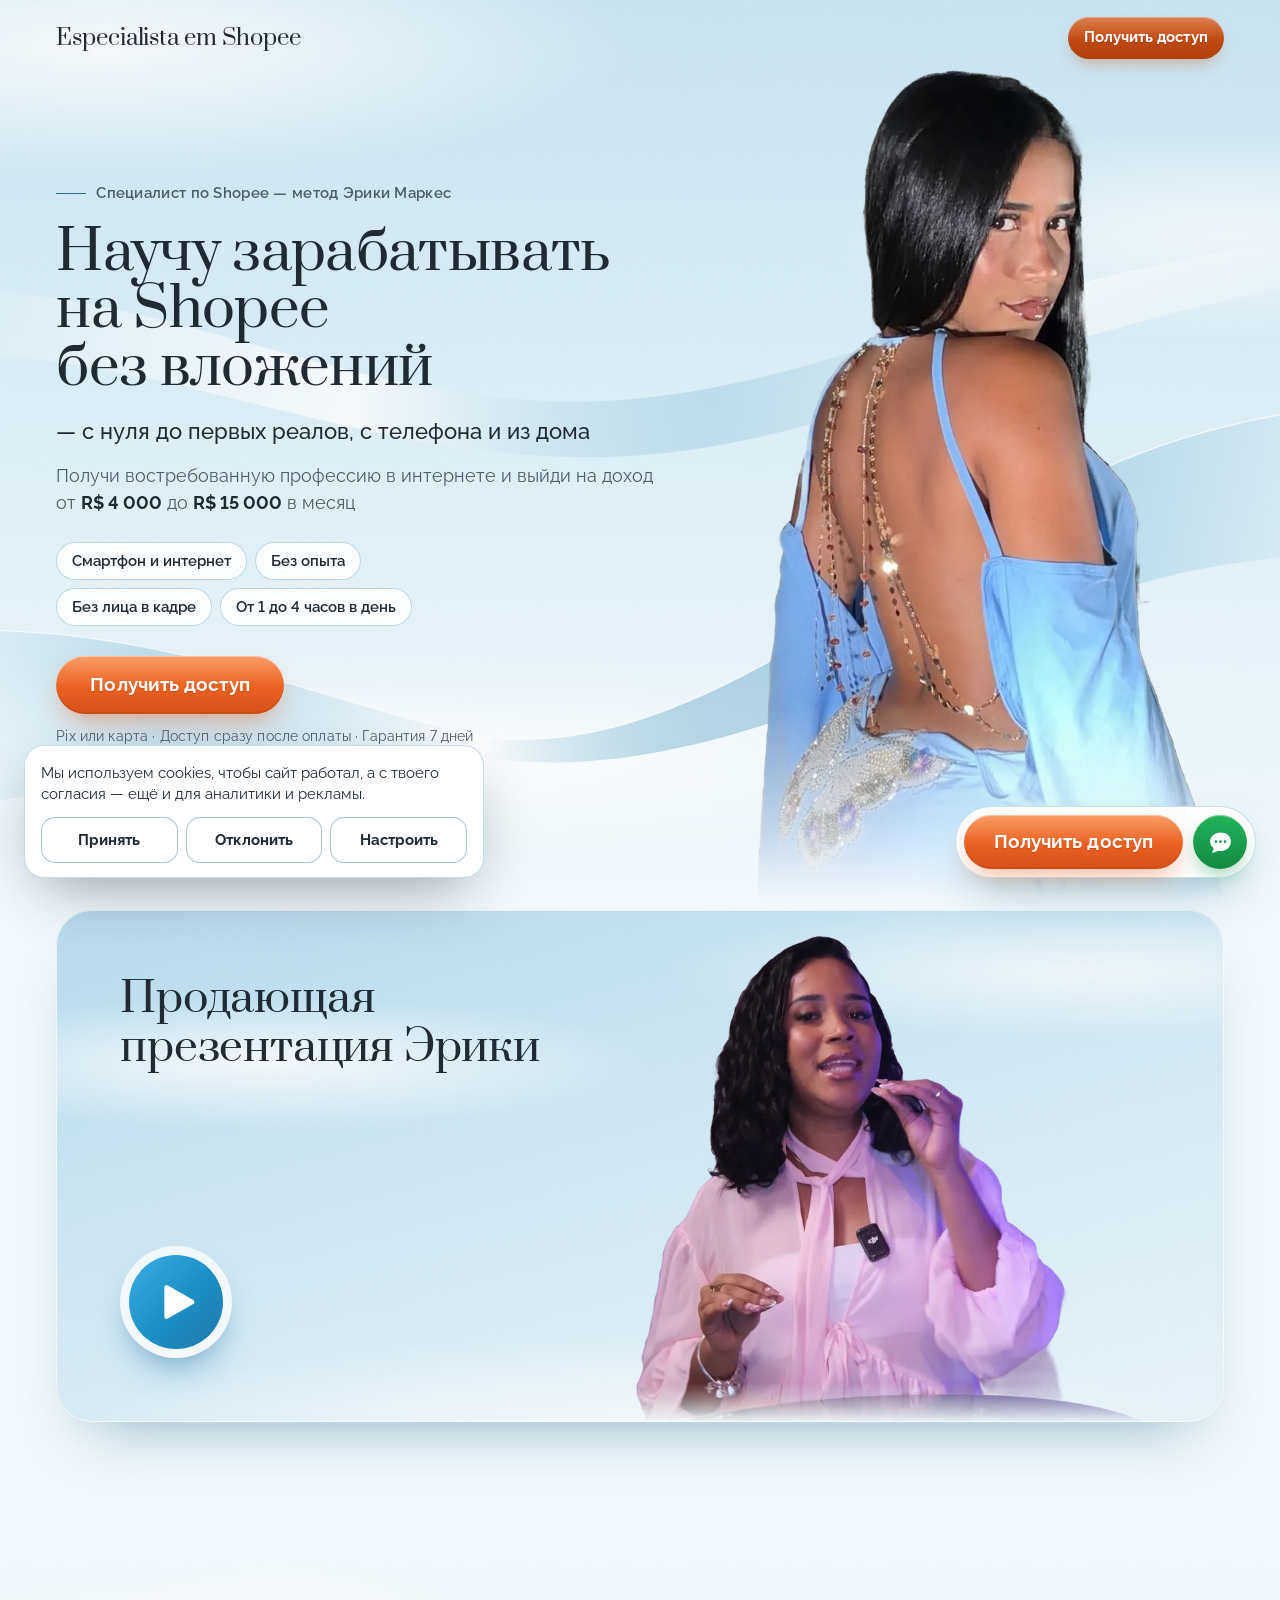
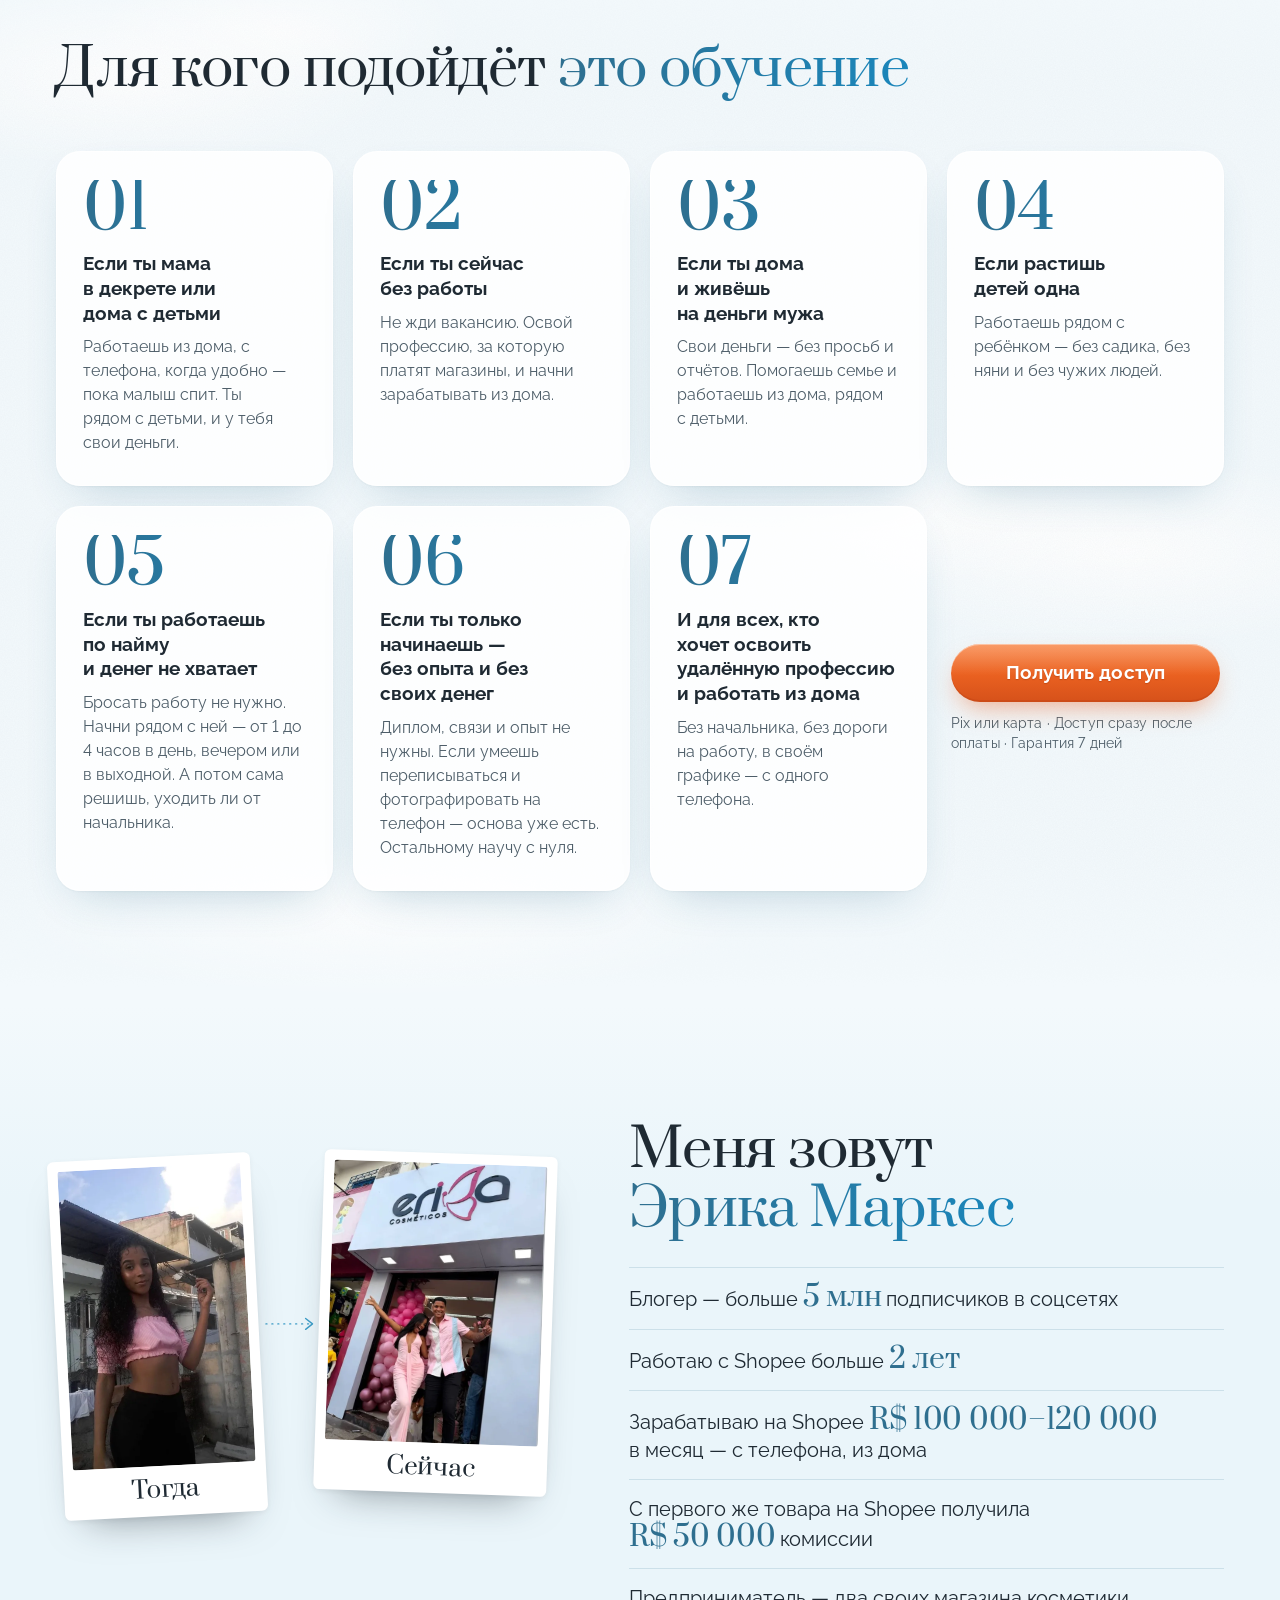
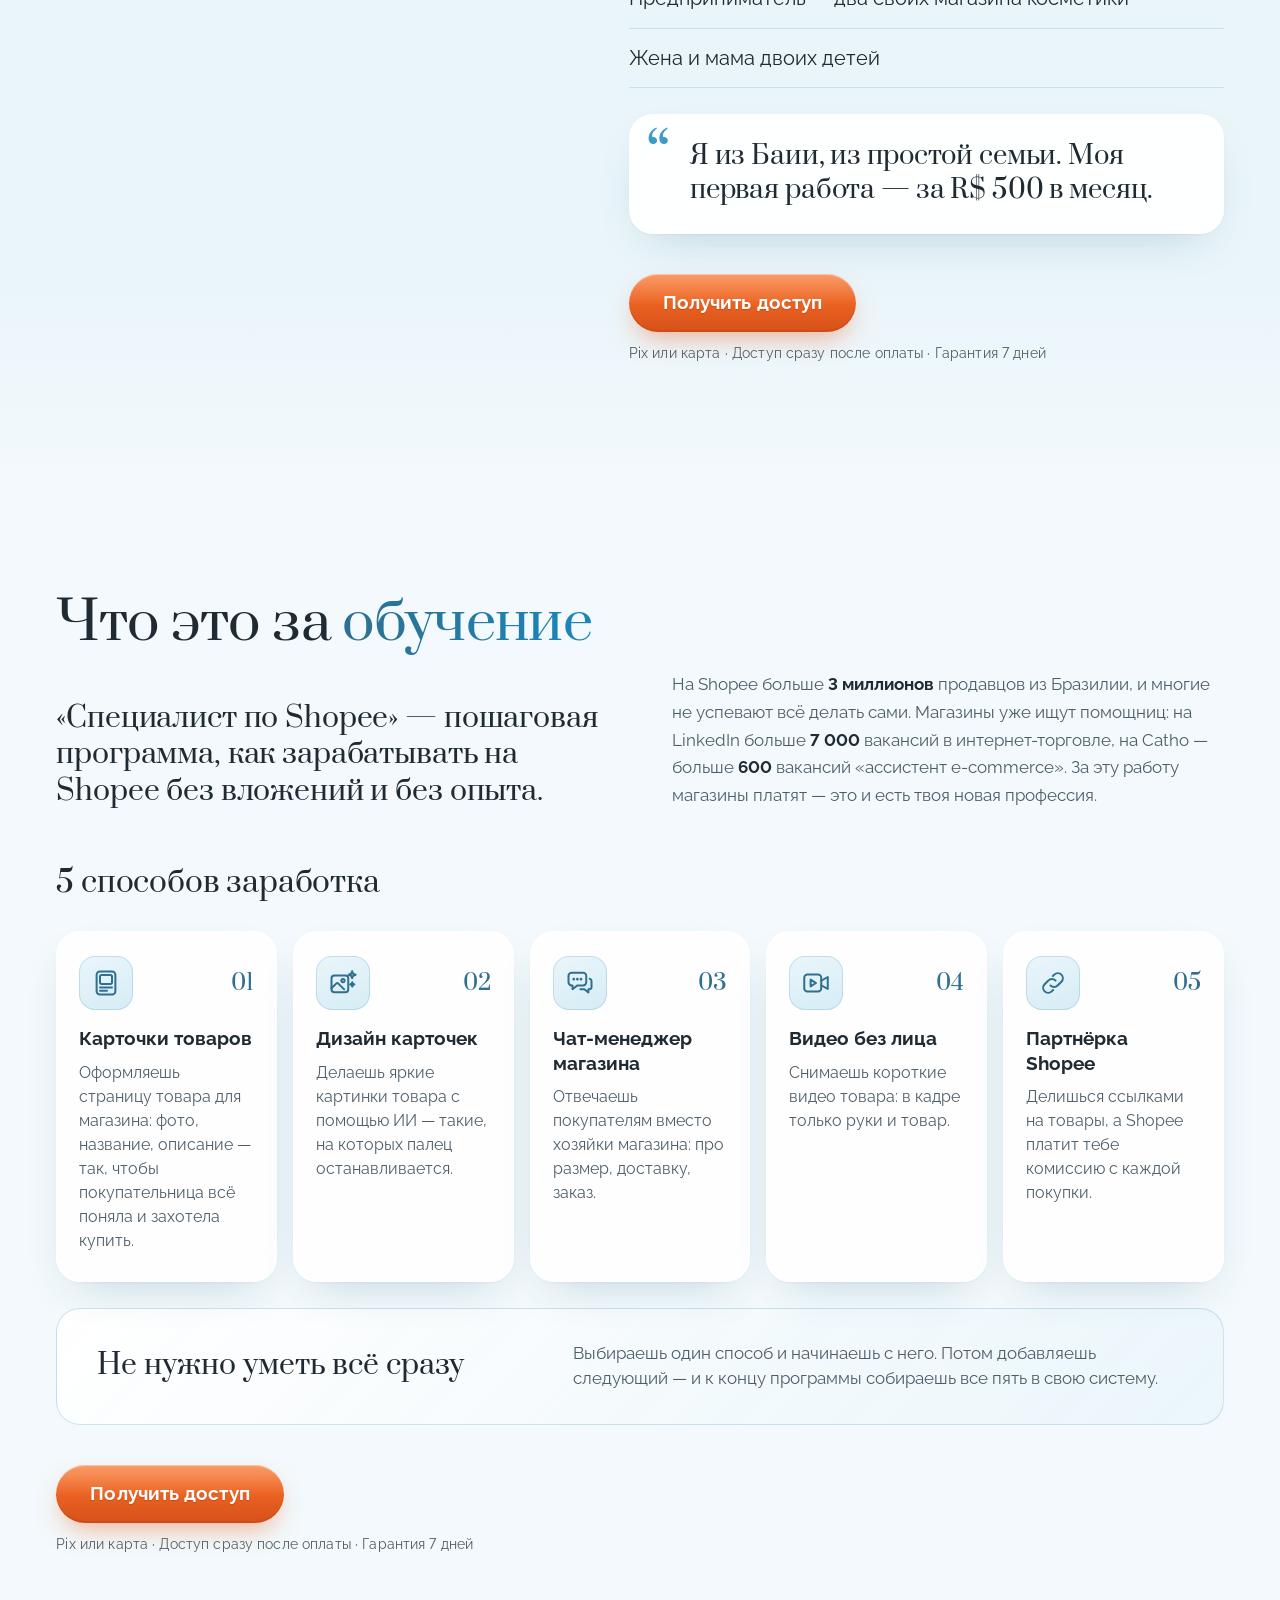
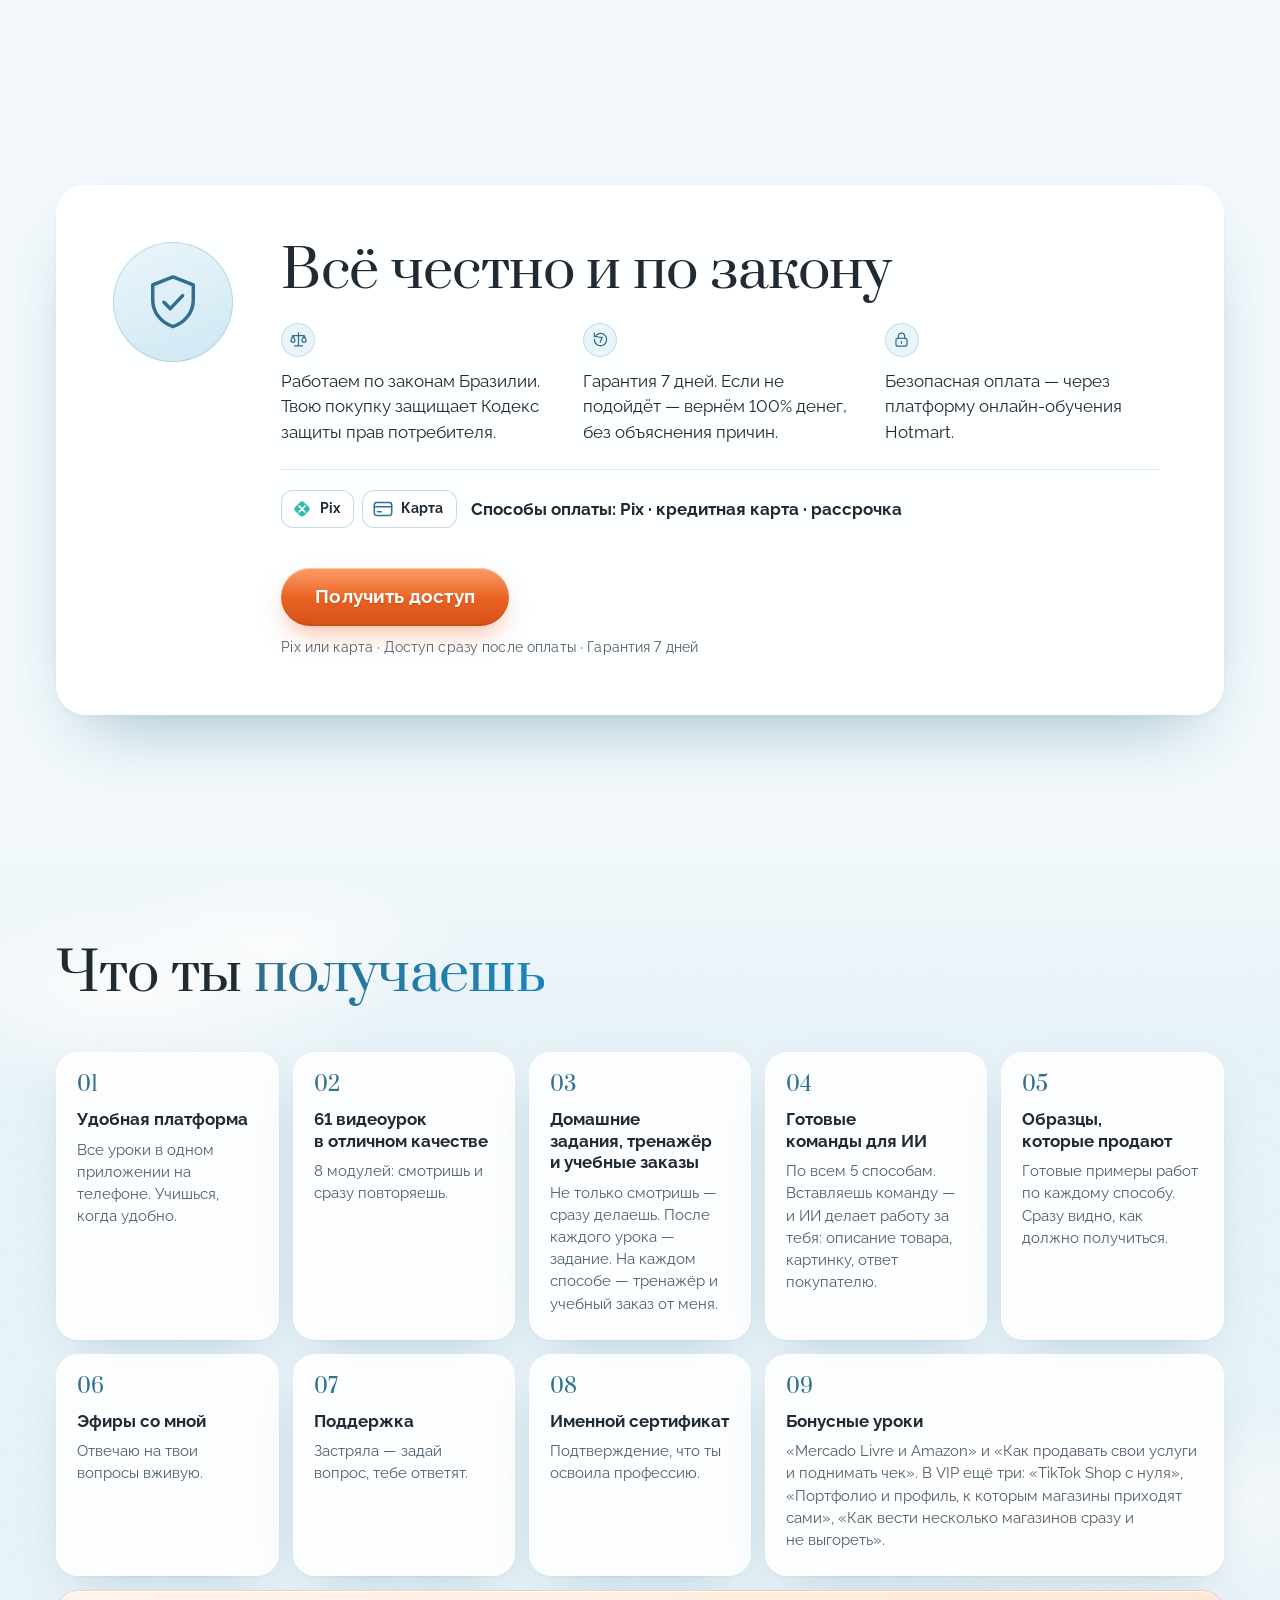
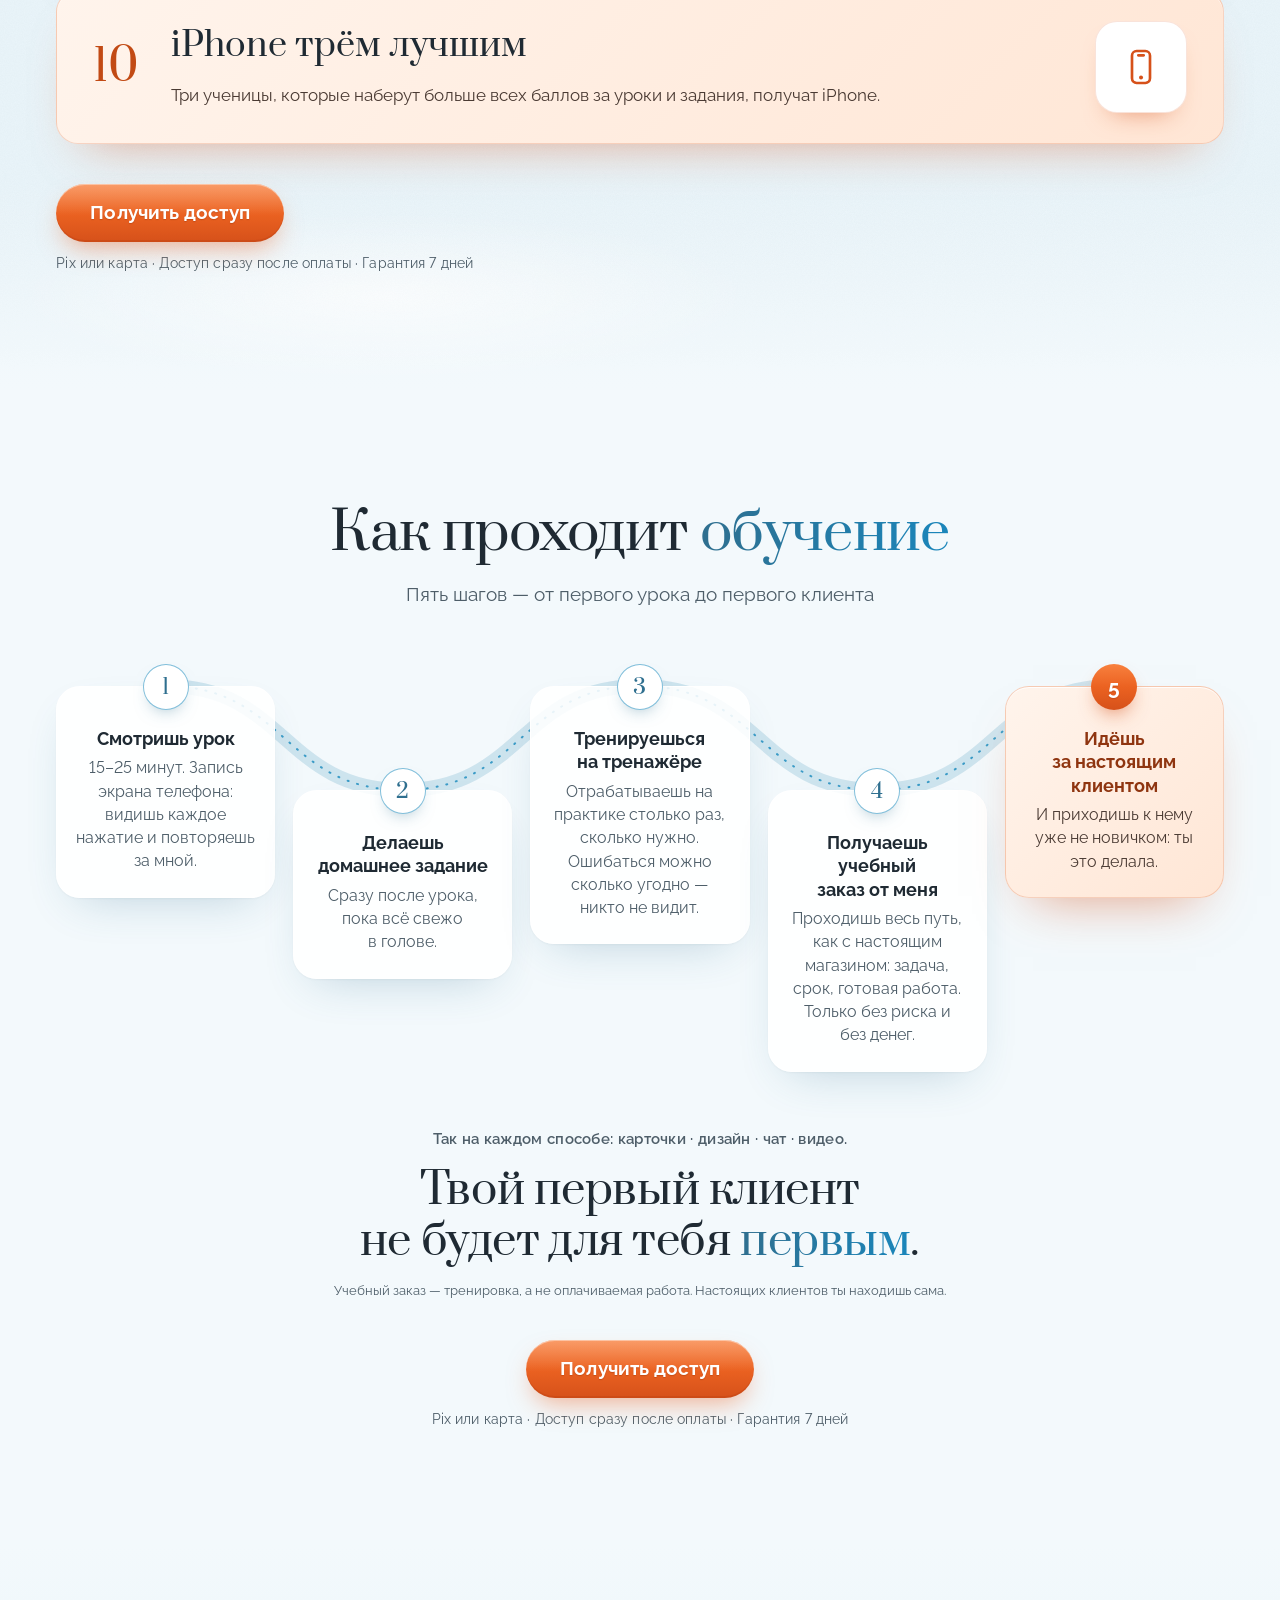
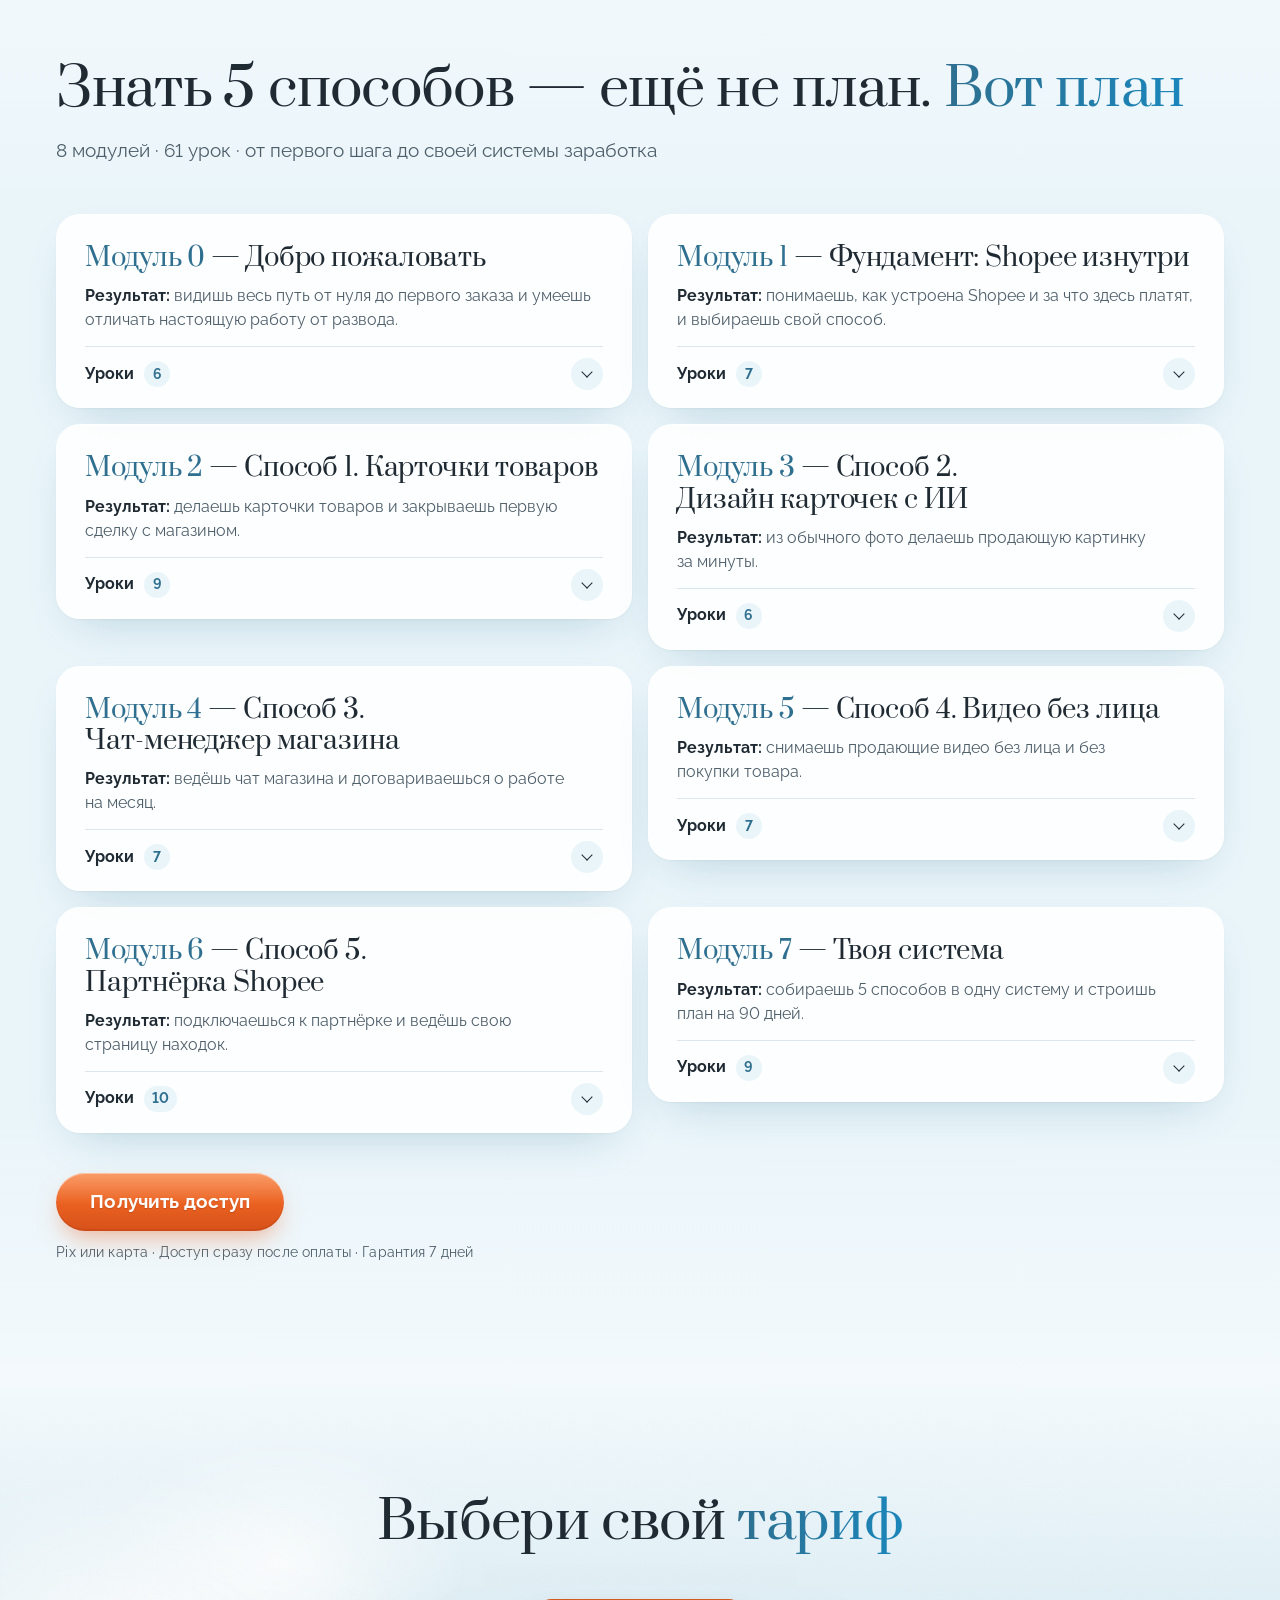
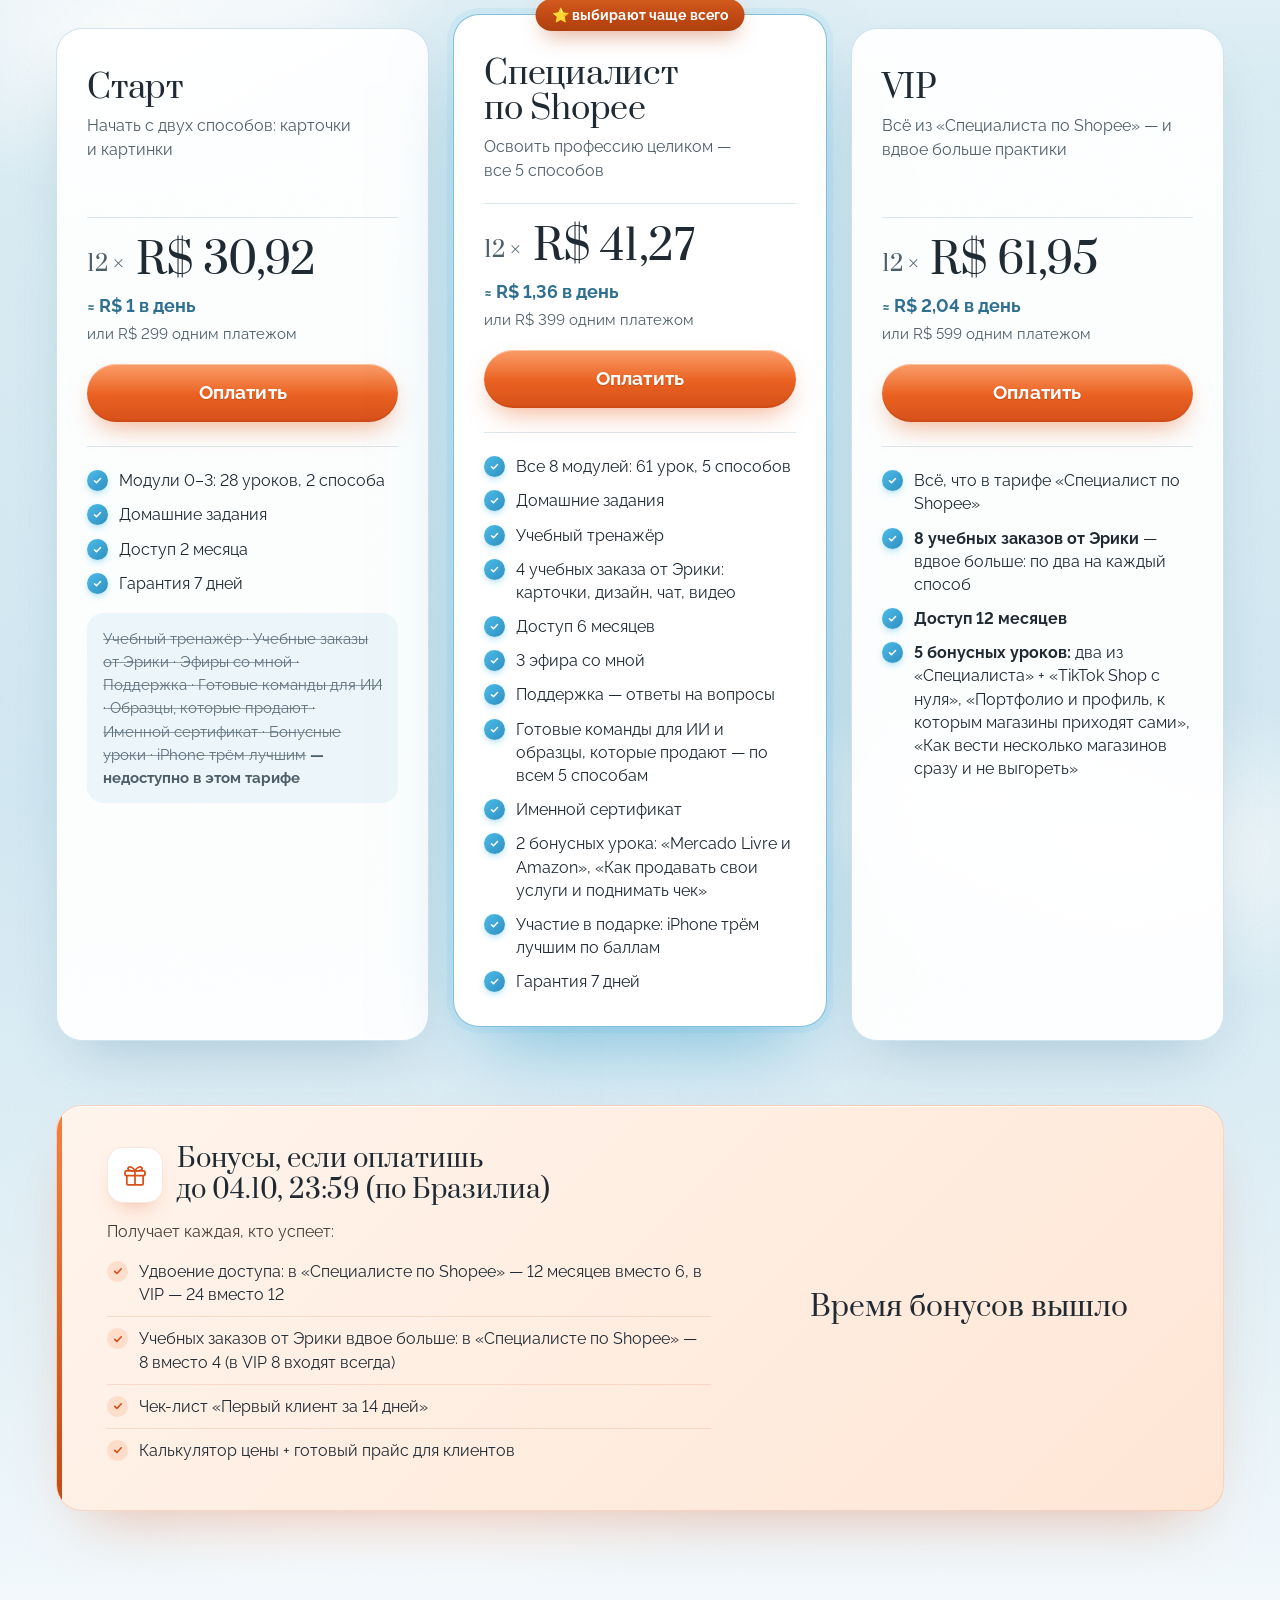
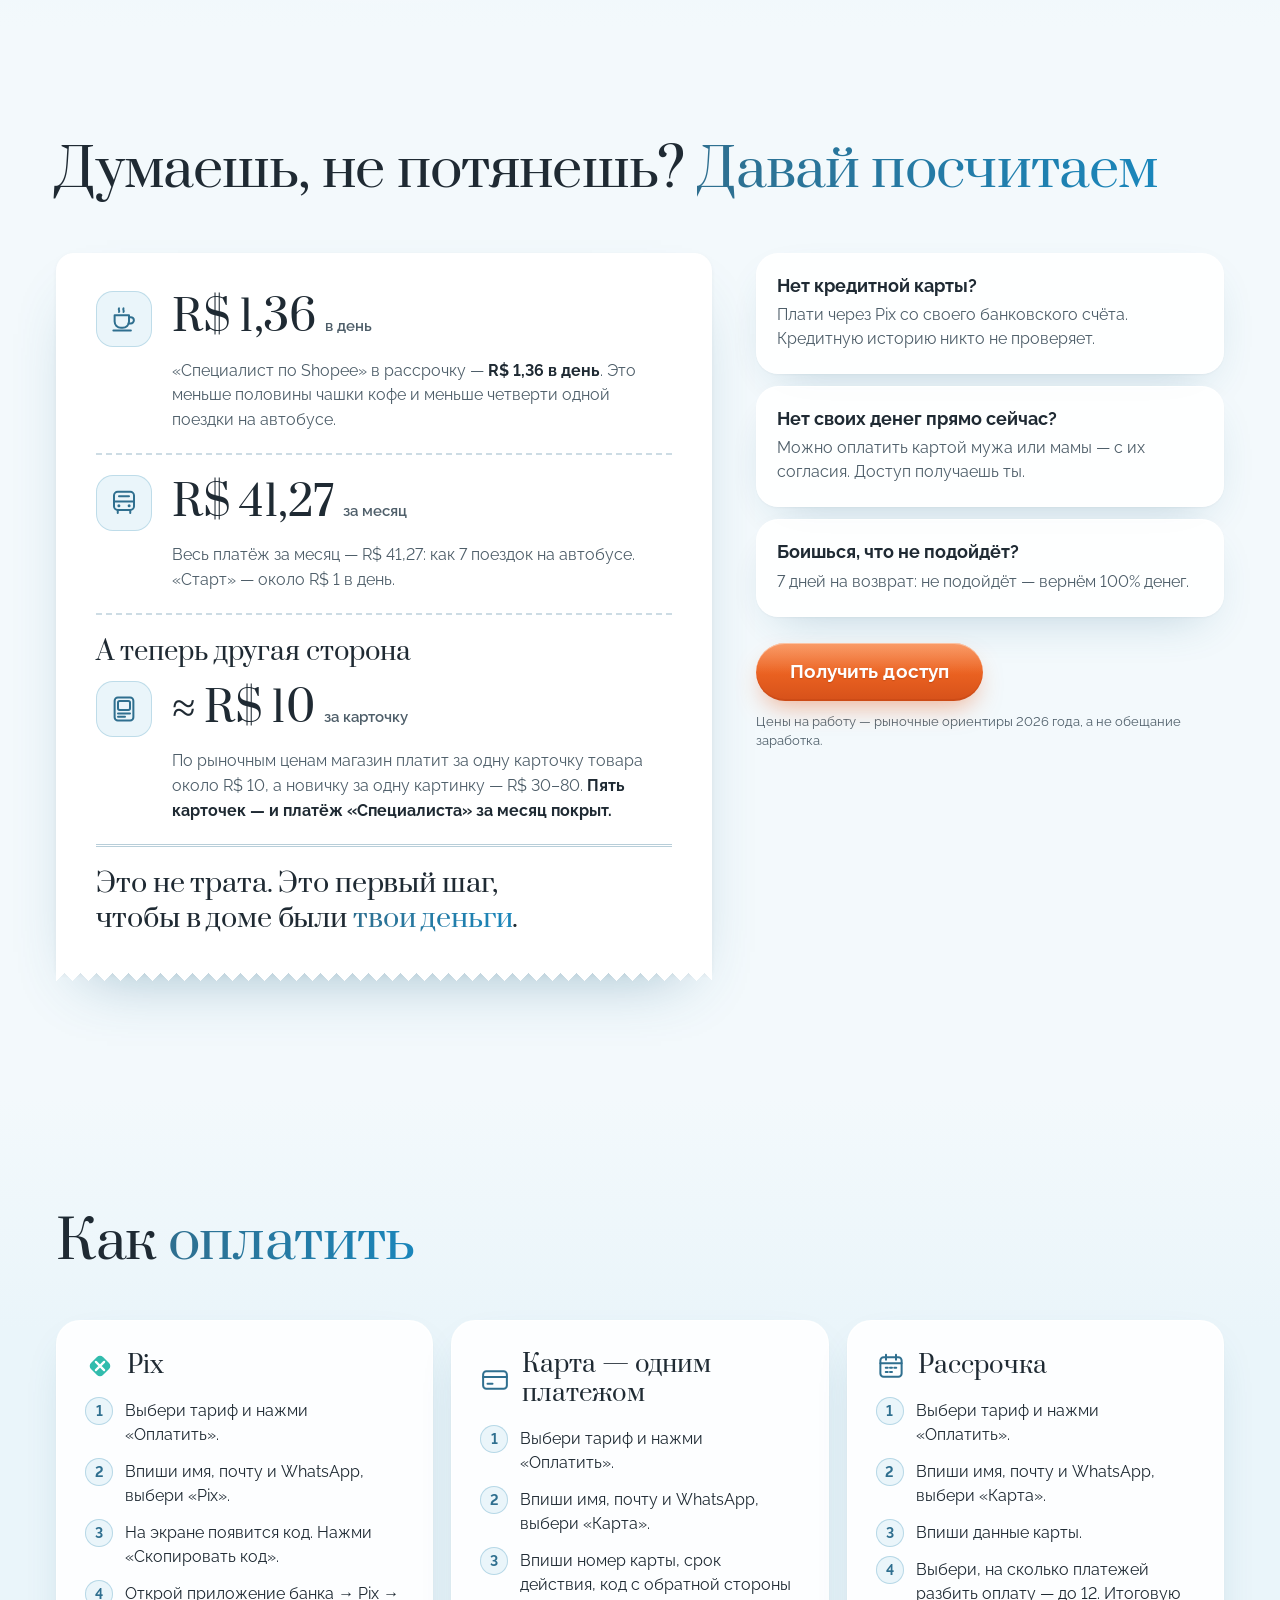
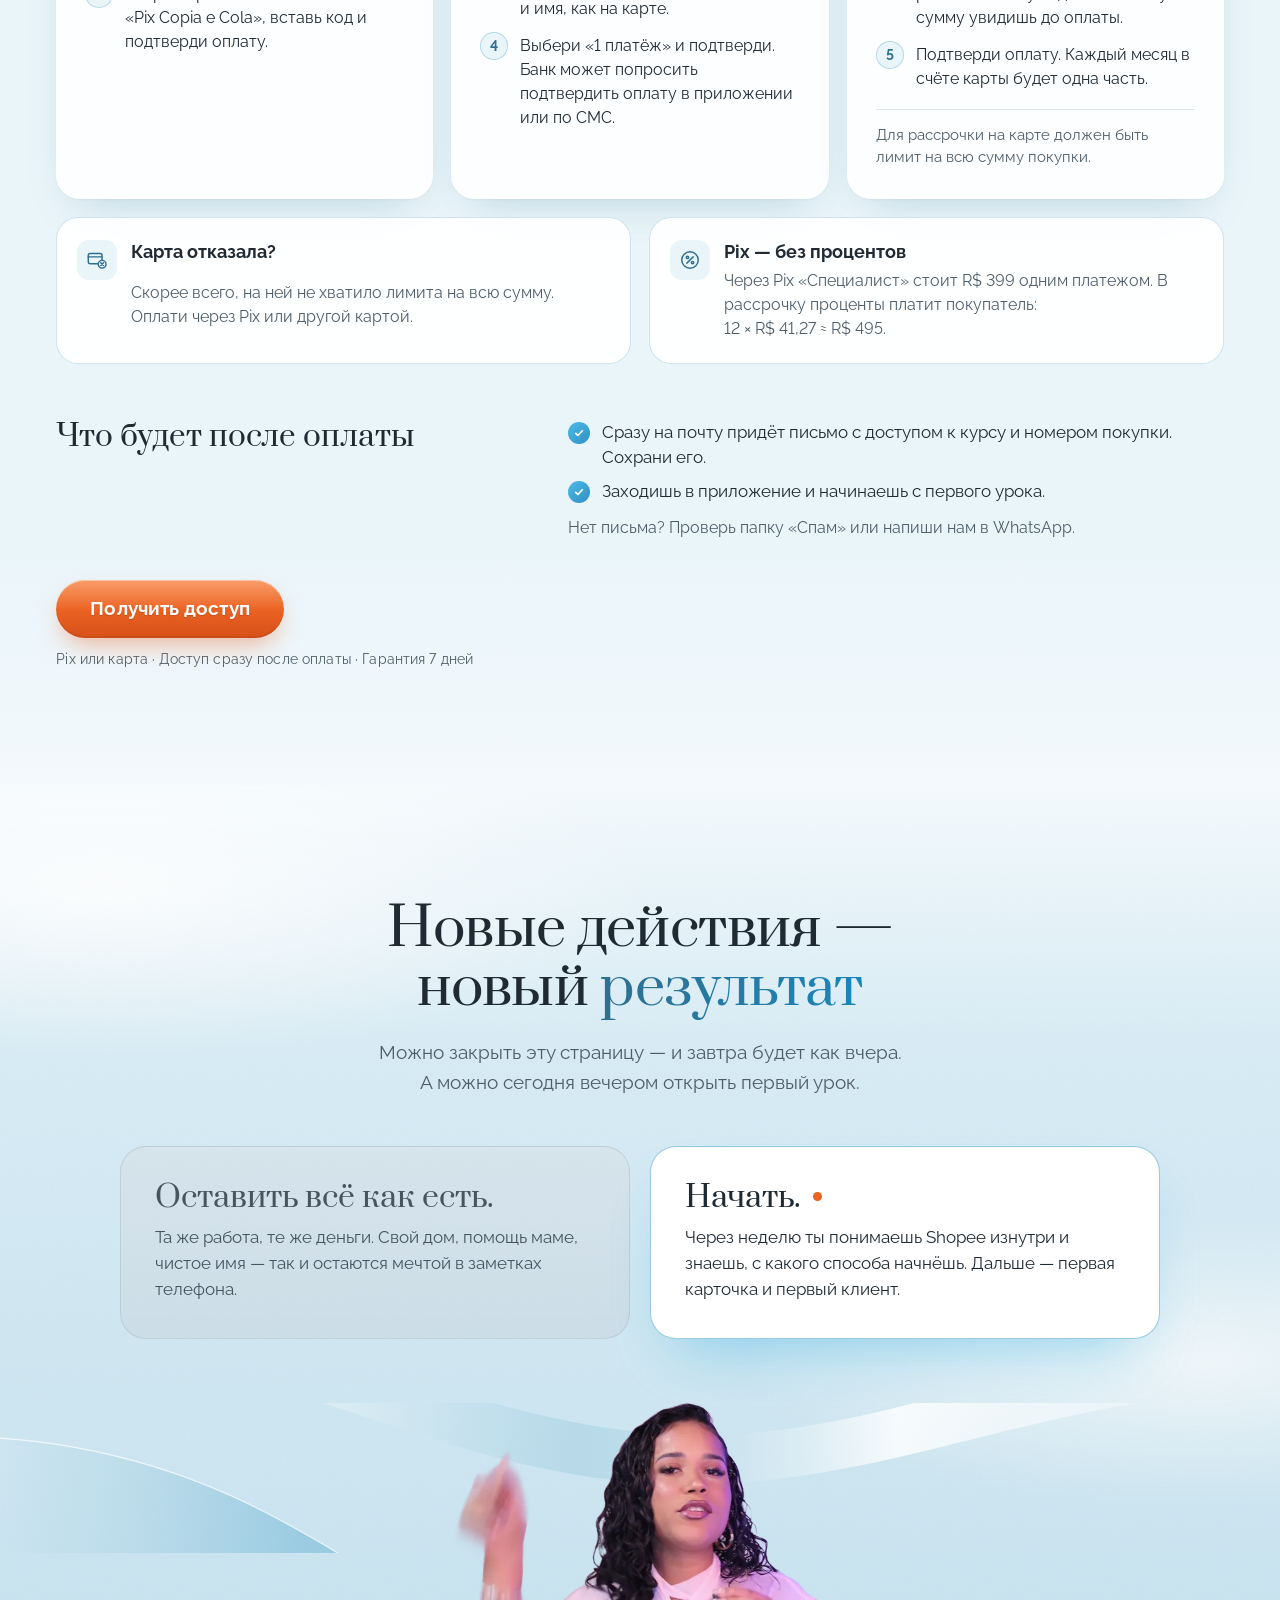
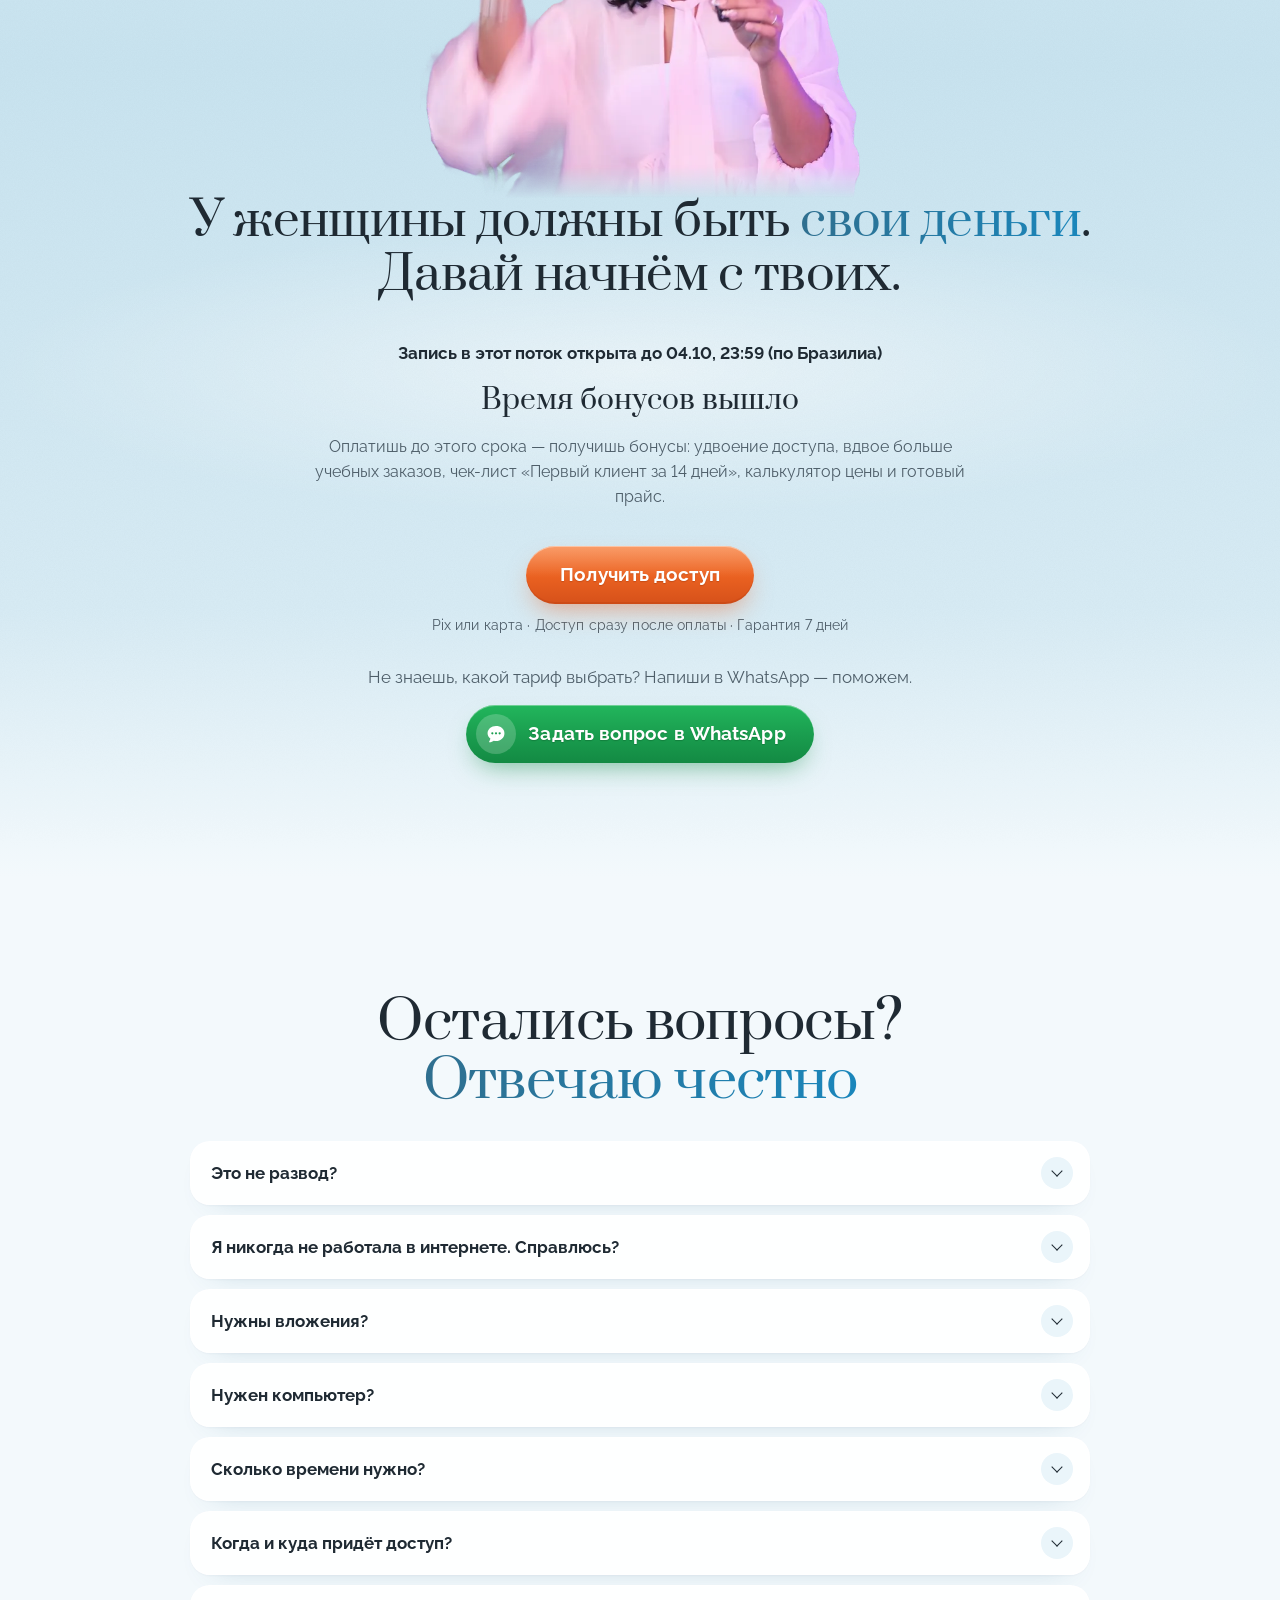
<file: static/index.html>
<!doctype html>
<html lang="ru">
<head>
<meta charset="utf-8">
<meta name="viewport" content="width=device-width, initial-scale=1, viewport-fit=cover">
<title>Специалист по Shopee — метод Эрики Маркес</title>
<meta name="description" content="Научу зарабатывать на Shopee без вложений — с нуля до первых реалов, с телефона и из дома. Получи востребованную профессию в интернете и выйди на доход от R$ 4 000 до R$ 15 000 в месяц.">
<meta name="robots" content="noindex, nofollow"><!-- версия для согласования команды: не индексировать -->
<meta name="theme-color" content="#D6ECF5">
<link rel="icon" type="image/svg+xml" href="data:image/svg+xml,%3Csvg xmlns='http://www.w3.org/2000/svg' viewBox='0 0 64 64'%3E%3Cdefs%3E%3ClinearGradient id='g' x1='0' y1='0' x2='1' y2='1'%3E%3Cstop offset='0' stop-color='%239CCBE0'/%3E%3Cstop offset='1' stop-color='%233C9CC7'/%3E%3C/linearGradient%3E%3C/defs%3E%3Ccircle cx='32' cy='32' r='32' fill='url(%23g)'/%3E%3Cpath fill='%23fff' d='M22.5 18H41.4V24H40.3C39.9 21.2 38.6 19.7 35.2 19.7H29.6V31.1H34C35.9 31.1 36.4 30.2 36.6 28.6H37.7V35.4H36.6C36.4 33.8 35.9 32.9 34 32.9H29.6V44.3H35.6C39.2 44.3 40.4 42.6 41 39.4H42.1L41.8 46H22.5V44.9C24.6 44.8 25.2 44.4 25.2 42.6V21.4C25.2 19.6 24.6 19.2 22.5 19.1Z'/%3E%3C/svg%3E">
<script>document.documentElement.classList.add('js')</script>
<link rel="preconnect" href="https://fonts.googleapis.com">
<link rel="preconnect" href="https://fonts.gstatic.com" crossorigin>
<link rel="stylesheet" href="https://fonts.googleapis.com/css2?family=Prata&family=Raleway:wght@400;500;600;700&display=swap">
<link rel="preload" as="image" href="assets/img/hero-erika.webp" type="image/webp" fetchpriority="high">
<style>
/* =====================================================================
   Статичная версия 28.09 — без анимации (решение заказчика: «моушн не делаем»).
   Движется только таймер. Реакция на касание/наведение — не дольше 150 мс.
   ===================================================================== */
:root{
  --sky-0:#F3F9FC;--sky-1:#EAF5FA;--sky-2:#DCEEF5;--sky-3:#C9E6F0;
  --powder:#78B3CE;--ink:#1F2A33;--ink-2:#4E5E69;--muted:#5E6F7C;
  --cta:#F96E2A;--wa:#25D366;--azure:#1AA7E1;--azure-2:#3C9CC7;--deep:#2F6F8F;
  --line:rgba(47,111,143,.16);
  --glass:rgba(255,255,255,.8);--glass-hi:rgba(255,255,255,.92);--glass-edge:rgba(255,255,255,.95);
  --shadow:0 1px 2px rgba(31,42,51,.04),0 18px 48px -22px rgba(47,111,143,.32);
  --shadow-lg:0 2px 4px rgba(31,42,51,.04),0 34px 70px -30px rgba(47,111,143,.45);
  /* Оттенки кнопок чуть глубже, чем в прототипе: белый текст проходит AA
     (крупный жирный ≥ 3:1 — --grad-cta и --grad-wa; мелкий ≥ 4.5:1 — --grad-cta-deep) */
  --grad-cta:linear-gradient(180deg,#F8803E 0%,#EB6221 50%,#D6511A 100%);
  --grad-cta-deep:linear-gradient(180deg,#D25B1E 0%,#C24A14 50%,#AF400E 100%);
  --grad-wa:linear-gradient(180deg,#22B65C 0%,#1A9E4F 50%,#138A43 100%);
  --grad-azure:linear-gradient(90deg,#3C9CC7 0%,#1AA7E1 100%);
  --grad-play:linear-gradient(140deg,#3BAEE2 0%,#1A8FC4 55%,#2378A8 100%);
  --grad-kw:linear-gradient(90deg,#2F6F8F 0%,#1A86BB 100%);
  --grad-peach:linear-gradient(135deg,#FFF4EC 0%,#FFE6D5 100%);
  --check-w:url("data:image/svg+xml,%3Csvg xmlns='http://www.w3.org/2000/svg' viewBox='0 0 16 16'%3E%3Cpath d='M3.6 8.4l2.9 2.9 5.9-6.3' fill='none' stroke='%23fff' stroke-width='2.2' stroke-linecap='round' stroke-linejoin='round'/%3E%3C/svg%3E");
  --check-o:url("data:image/svg+xml,%3Csvg xmlns='http://www.w3.org/2000/svg' viewBox='0 0 16 16'%3E%3Cpath d='M3.6 8.4l2.9 2.9 5.9-6.3' fill='none' stroke='%23D6511A' stroke-width='2.2' stroke-linecap='round' stroke-linejoin='round'/%3E%3C/svg%3E");
  --noise:url("data:image/svg+xml,%3Csvg xmlns='http://www.w3.org/2000/svg' width='200' height='200'%3E%3Cfilter id='n'%3E%3CfeTurbulence type='fractalNoise' baseFrequency='.9' numOctaves='3' stitchTiles='stitch'/%3E%3CfeColorMatrix values='0 0 0 0 .12 0 0 0 0 .17 0 0 0 0 .22 0 0 0 .9 0'/%3E%3C/filter%3E%3Crect width='100%25' height='100%25' filter='url(%23n)'/%3E%3C/svg%3E");
  --serif:"Prata",Georgia,"Times New Roman",serif;
  --sans:"Raleway",-apple-system,BlinkMacSystemFont,"Segoe UI",Roboto,Arial,sans-serif;
  --gut:clamp(16px,4.4vw,64px);
  --hdr:60px;
  --bar:76px;
}
*,*::before,*::after{box-sizing:border-box}
html{-webkit-text-size-adjust:100%;text-size-adjust:100%;background:var(--sky-0);scroll-padding-top:12px}
body{margin:0;min-width:320px;background:var(--sky-0);color:var(--ink);font:17px/1.55 var(--sans);font-variant-numeric:lining-nums;
  -webkit-font-smoothing:antialiased;-moz-osx-font-smoothing:grayscale;font-synthesis:none}
h1,h2,h3,h4,p,ul,ol,figure,blockquote{margin:0}
ul,ol{padding:0;list-style:none}
img{display:block;max-width:100%;height:auto}
svg{display:block}
a{color:inherit}
button{font:inherit;color:inherit}
b,strong{font-weight:700}
s{text-decoration-thickness:1px}
.nw{white-space:nowrap}
.sr-only{position:absolute!important;width:1px;height:1px;margin:-1px;padding:0;overflow:hidden;clip:rect(0 0 0 0);white-space:nowrap;border:0}
:focus-visible{outline:2px solid var(--deep);outline-offset:3px}
details>summary{list-style:none;cursor:pointer;-webkit-tap-highlight-color:transparent}
details>summary::-webkit-details-marker{display:none}
.kw{background:var(--grad-kw);-webkit-background-clip:text;background-clip:text;color:transparent;-webkit-text-fill-color:transparent;
  -webkit-box-decoration-break:clone;box-decoration-break:clone}
.no-scroll{overflow:hidden}

/* ---------- Общая сетка ---------- */
.wrap{width:min(1200px,100% - 2 * var(--gut));margin-inline:auto}
.sec{position:relative;isolation:isolate;padding:clamp(72px,9vw,124px) 0}
.h2{font-family:var(--serif);font-weight:400;font-size:clamp(32px,4.2vw,58px);line-height:1.1;letter-spacing:-.012em;text-wrap:balance}
.h3{font-family:var(--serif);font-weight:400;font-size:clamp(24px,2.3vw,32px);line-height:1.2;letter-spacing:-.006em;text-wrap:balance}
.lead{margin-top:18px;max-width:720px;font-size:clamp(17px,1.45vw,20px);line-height:1.55;color:var(--ink-2)}
.center{text-align:center}
.center .lead{margin-inline:auto}
/* подложки разделов: неподвижное небо */
.tint{background:linear-gradient(180deg,var(--sky-0) 0%,var(--sky-1) 18%,var(--sky-1) 82%,var(--sky-0) 100%)}
.tint-deep{background:linear-gradient(180deg,var(--sky-0) 0%,var(--sky-2) 16%,#D3E9F3 55%,var(--sky-1) 88%,var(--sky-0) 100%)}
.clouds{position:absolute;inset:0;z-index:-1;overflow:hidden;pointer-events:none}
.clouds::before{content:"";position:absolute;inset:0;background:
  radial-gradient(30% 12% at 10% 14%,rgba(255,255,255,.95),rgba(255,255,255,0) 72%),
  radial-gradient(20% 9% at 22% 10%,rgba(255,255,255,.8),rgba(255,255,255,0) 72%),
  radial-gradient(34% 12% at 88% 58%,rgba(255,255,255,.9),rgba(255,255,255,0) 72%),
  radial-gradient(22% 8% at 76% 55%,rgba(255,255,255,.75),rgba(255,255,255,0) 72%),
  radial-gradient(40% 10% at 30% 92%,rgba(255,255,255,.7),rgba(255,255,255,0) 72%)}
.clouds::after{content:"";position:absolute;inset:0;background-image:var(--noise);background-size:200px 200px;opacity:.045;
  -webkit-mask-image:linear-gradient(180deg,transparent,#000 14%,#000 86%,transparent);mask-image:linear-gradient(180deg,transparent,#000 14%,#000 86%,transparent)}

/* ---------- Кнопки ---------- */
.btn{position:relative;isolation:isolate;display:inline-flex;align-items:center;justify-content:center;gap:12px;min-height:58px;padding:0 34px;
  border:0;border-radius:999px;font:700 19px/1.15 var(--sans);letter-spacing:.005em;text-align:center;text-decoration:none;white-space:nowrap;
  cursor:pointer;-webkit-tap-highlight-color:transparent;transition:transform .15s ease,filter .15s ease,box-shadow .15s ease}
.btn-cta{color:#fff;background:var(--grad-cta);text-shadow:0 1px 1px rgba(140,45,5,.35);
  box-shadow:inset 0 1px 0 rgba(255,255,255,.4),inset 0 -2px 0 rgba(140,40,0,.14),0 12px 26px -8px rgba(235,98,33,.5)}
.btn-cta::before{content:"";position:absolute;inset:0;z-index:-1;border-radius:inherit;pointer-events:none;
  background:linear-gradient(180deg,rgba(255,255,255,.22) 0%,rgba(255,255,255,0) 55%)}
.btn-sm{min-height:42px;padding:0 16px;font-size:15px;background:var(--grad-cta-deep);box-shadow:inset 0 1px 0 rgba(255,255,255,.3),0 8px 18px -8px rgba(194,74,20,.55)}
.btn-wa{color:#fff;background:var(--grad-wa);padding:0 28px 0 10px;text-shadow:0 1px 1px rgba(5,70,30,.3);
  box-shadow:inset 0 1px 0 rgba(255,255,255,.35),0 12px 26px -10px rgba(20,140,68,.55)}
.btn-wa .wa-in{display:grid;place-items:center;flex:none;width:40px;height:40px;border-radius:50%;background:rgba(255,255,255,.2)}
.btn-wa .wa-in svg{width:22px;height:22px}
.btn:active{transform:translateY(1px) scale(.99);filter:brightness(.95)}
.wa-round{display:grid;place-items:center;flex:none;width:56px;height:56px;border-radius:50%;background:var(--grad-wa);text-decoration:none;
  box-shadow:inset 0 1px 0 rgba(255,255,255,.35),0 10px 22px -8px rgba(20,140,68,.6);-webkit-tap-highlight-color:transparent;
  transition:transform .15s ease,filter .15s ease}
.wa-round svg{width:27px;height:27px}
.wa-round:active{transform:scale(.96)}
@media (hover:hover){
  .btn:hover,.wa-round:hover{transform:translateY(-1px);filter:brightness(1.05) saturate(1.04)}
}
/* кнопка «Получить доступ» + строка под ней — в каждом блоке */
.cta{margin-top:40px;display:flex;flex-direction:column;align-items:flex-start;gap:12px}
.cta.center{align-items:center}
.fine{font-size:13.5px;line-height:1.45;color:var(--ink-2);letter-spacing:.01em}
@media (max-width:599.98px){.cta .btn{width:100%}}

/* ---------- Шапка ---------- */
.hdr{position:absolute;z-index:20;top:0;left:0;right:0;height:var(--hdr);display:flex;align-items:center;justify-content:space-between;gap:10px;padding:0 max(var(--gut),calc((100% - 1200px) / 2))}
.logo{display:inline-flex;align-items:center;min-height:44px;font-family:var(--serif);font-size:clamp(14.5px,4.1vw,22px);line-height:1.1;letter-spacing:-.005em;
  color:var(--ink);text-decoration:none;white-space:nowrap}

/* ---------- 1. Оффер: первый экран ---------- */
.hero{position:relative;isolation:isolate;overflow:hidden;min-height:calc(100vh - var(--bar));min-height:calc(100svh - var(--bar));
  padding:calc(var(--hdr) + 14px) 0 30px;
  background:
    radial-gradient(58% 20% at 8% 5%,rgba(255,255,255,.9),rgba(255,255,255,0) 72%),
    radial-gradient(44% 16% at 96% 26%,rgba(255,255,255,.7),rgba(255,255,255,0) 72%),
    radial-gradient(80% 16% at 30% 84%,rgba(255,255,255,.9),rgba(255,255,255,0) 70%),
    linear-gradient(180deg,#CBE5F1 0%,#D9EDF6 34%,#E7F4FA 68%,var(--sky-0) 100%)}
.hero::after{content:"";position:absolute;inset:0;z-index:-1;background-image:var(--noise);background-size:200px 200px;opacity:.045;pointer-events:none;
  -webkit-mask-image:linear-gradient(180deg,#000 70%,transparent);mask-image:linear-gradient(180deg,#000 70%,transparent)}
.rib{position:absolute;inset:0;z-index:-1;width:100%;height:100%;pointer-events:none}
.rib-d{display:none}
.hero-in{position:relative;z-index:2}
.hero-copy{max-width:640px}
.eyebrow{display:flex;align-items:center;gap:10px;font-size:13px;font-weight:600;letter-spacing:.02em;line-height:1.3;color:var(--ink-2)}
.eyebrow::before{content:"";flex:none;width:22px;height:1px;background:var(--deep)}
.h1{margin-top:14px;font-family:var(--serif);font-weight:400;letter-spacing:-.012em;
  font-size:min(44px,calc((100vw - 2 * var(--gut) - 4px) / 10.3));line-height:1.06}
.h1-main{display:block;text-wrap:balance}
.h1-sub{display:block;margin-top:12px;font-family:var(--sans);font-weight:500;font-size:clamp(18px,4.9vw,24px);line-height:1.36;letter-spacing:0;color:var(--ink);text-wrap:pretty}
.hero-sub{margin-top:14px;max-width:36em;font-size:16px;line-height:1.5;color:var(--ink-2);text-wrap:pretty}
.hero-sub b{color:var(--ink)}
.tags{margin-top:18px;display:flex;flex-wrap:wrap;gap:0 8px}
.tags li{margin-bottom:8px;padding:8px 11px;border-radius:999px;background:rgba(255,255,255,.85);border:1px solid rgba(120,179,206,.5);
  font-size:clamp(12.5px,3.55vw,15px);font-weight:600;line-height:1.2;white-space:nowrap;color:var(--ink)}
.tags li.brk{flex-basis:100%;height:0;margin:0;padding:0;border:0;background:none}
.hero .cta{margin-top:14px;max-width:62%}
.hero .cta .btn{width:auto}
.hero-photo{position:absolute;z-index:1;right:-30px;bottom:0;width:min(55vw,300px);height:clamp(230px,37%,340px);margin:0;overflow:hidden;pointer-events:none;
  -webkit-mask-image:linear-gradient(180deg,#000 70%,transparent 100%);mask-image:linear-gradient(180deg,#000 70%,transparent 100%)}
.hero-photo img{width:100%;height:auto;
  /* вырезаем лишнее пятнышко фона справа от рукава (на исходнике x≈527–549, y≈675–700) */
  -webkit-clip-path:polygon(0 0,100% 0,100% 57%,82% 57%,82% 64%,100% 64%,100% 100%,0 100%);
  clip-path:polygon(0 0,100% 0,100% 57%,82% 57%,82% 64%,100% 64%,100% 100%,0 100%)}
@media (max-width:379.98px){
  .eyebrow{letter-spacing:0;font-size:12.5px}
  .eyebrow::before{display:none}
}
/* короткие телефоны: сжимаем первый экран */
@media (max-width:899.98px) and (max-height:760px){
  .h1{font-size:min(40px,calc((100vw - 2 * var(--gut) - 4px) / 10.6))}
  .h1-sub{margin-top:8px;font-size:17px}
  .hero-sub{margin-top:10px;font-size:15px}
  .tags{margin-top:12px}
  .hero-photo{right:-24px;width:min(46vw,250px);height:clamp(200px,33%,300px)}
}
@media (min-width:600px){
  .rib-m{display:none}
  .rib-d{display:block}
}
@media (min-width:600px) and (max-width:899.98px){
  .hero-photo{right:-24px;width:min(50vw,420px);height:clamp(300px,45%,520px)}
}
@media (min-width:900px){
  :root{--hdr:76px}
  .hero{display:flex;align-items:center;min-height:min(100vh,960px);padding:calc(var(--hdr) + 10px) 0 56px}
  .hero-in{width:min(1200px,100% - 2 * var(--gut))}
  .hero-copy{max-width:min(640px,53%)}
  .eyebrow{font-size:14.5px}
  .eyebrow::before{width:30px}
  .h1{margin-top:22px;font-size:clamp(46px,4.25vw,62px)}
  .h1-sub{margin-top:18px;font-size:clamp(20px,1.75vw,25px)}
  .hero-sub{margin-top:16px;font-size:18px}
  .tags{margin-top:26px}
  .tags li{padding:9px 15px;font-size:15px}
  .hero .cta{margin-top:22px;max-width:none}
  .hero .fine{font-size:14px}
  .hero-photo{top:calc(var(--hdr) - 6px);bottom:0;right:max(var(--gut),calc((100% - 1200px) / 2));width:auto;height:auto;overflow:visible;display:flex;align-items:flex-end;
    -webkit-mask-image:linear-gradient(180deg,#000 76%,transparent 100%);mask-image:linear-gradient(180deg,#000 76%,transparent 100%)}
  .hero-photo img{width:auto;height:100%;max-height:900px}
}
@media (min-width:900px) and (max-height:760px){
  .h1{font-size:clamp(40px,3.7vw,54px)}
  .h1-sub{margin-top:12px}
  .tags{margin-top:18px}
}

/* ---------- 1. Обложка продающего видео ---------- */
.vsec{position:relative;padding:10px 0 clamp(64px,8vw,110px)}
.vcard{position:relative;display:block;width:100%;aspect-ratio:10/11;overflow:hidden;isolation:isolate;margin:0;padding:0;border:0;border-radius:28px;
  cursor:pointer;text-align:left;color:var(--ink);-webkit-tap-highlight-color:transparent;
  background:
    radial-gradient(46% 18% at 18% 30%,rgba(255,255,255,.85),rgba(255,255,255,0) 72%),
    radial-gradient(50% 18% at 88% 12%,rgba(255,255,255,.7),rgba(255,255,255,0) 72%),
    radial-gradient(70% 30% at 50% 104%,rgba(255,255,255,.9),rgba(255,255,255,0) 70%),
    linear-gradient(165deg,#B9DDEE 0%,#D2E9F4 45%,#EAF5FA 100%);
  box-shadow:inset 0 0 0 1px rgba(255,255,255,.75),0 34px 64px -34px rgba(47,111,143,.55)}
.vcard::after{content:"";position:absolute;inset:0;z-index:-1;background-image:var(--noise);background-size:200px 200px;opacity:.05}
.vcard img{position:absolute;z-index:0;right:-7%;bottom:0;width:88%;height:auto}
.vcap{position:absolute;z-index:1;left:22px;top:22px;max-width:62%;font-family:var(--serif);font-size:clamp(23px,6.2vw,30px);line-height:1.16;letter-spacing:-.005em;text-wrap:balance}
.vplay{position:absolute;z-index:2;left:20px;bottom:20px;width:82px;height:82px;border-radius:50%;padding:7px;background:rgba(255,255,255,.72);
  box-shadow:0 18px 34px -14px rgba(35,120,168,.7);transition:transform .15s ease}
.vplay svg{width:100%;height:100%}
.vcard:active .vplay{transform:scale(.96)}
@media (hover:hover){.vcard:hover .vplay{transform:scale(1.04)}}
@media (min-width:640px){.vcard{aspect-ratio:16/10}.vcard img{width:auto;height:94%;right:4%}.vcap{left:40px;top:40px;max-width:46%}.vplay{left:40px;bottom:40px}}
@media (min-width:900px){
  .vcard{aspect-ratio:auto;height:clamp(440px,40vw,560px);border-radius:36px}
  .vcard img{right:7%;height:95%}
  .vcap{left:64px;top:64px;max-width:420px;font-size:clamp(34px,3.3vw,46px)}
  .vplay{left:64px;bottom:64px;width:112px;height:112px;padding:9px}
}

/* ---------- Лента со свайпом (телефон) → сетка (компьютер) ---------- */
.rail{display:flex;gap:12px;margin:28px calc(-1 * var(--gut)) 0;padding:6px var(--gut) 20px;overflow-x:auto;overscroll-behavior-x:contain;
  scroll-snap-type:x mandatory;scroll-padding-inline:var(--gut);scrollbar-width:none;-webkit-overflow-scrolling:touch}
.rail::-webkit-scrollbar{display:none}
.rail>*{flex:0 0 min(80%,340px);scroll-snap-align:start}
.rail::after{content:"";flex:0 0 1px}
@media (min-width:600px) and (max-width:899.98px){.rail>*{flex-basis:min(46%,340px)}}

/* ---------- 2. Для кого ---------- */
.fw-card{position:relative;display:flex;flex-direction:column;gap:10px;padding:22px 22px 26px;border-radius:24px;background:rgba(255,255,255,.84);
  border:1px solid var(--glass-edge);box-shadow:var(--shadow)}
.fw-n{font-family:var(--serif);font-size:56px;line-height:.9;letter-spacing:-.02em;background:var(--grad-kw);-webkit-background-clip:text;background-clip:text;
  color:transparent;-webkit-text-fill-color:transparent}
.fw-card h3{margin-top:4px;font-size:19px;font-weight:700;line-height:1.3;text-wrap:balance}
.fw-card p{font-size:16px;line-height:1.5;color:var(--ink-2);text-wrap:pretty}
.fw-card.is-new{background:rgba(255,255,255,.9)}
.fw-cta{margin-top:26px}
@media (min-width:900px){
  .fw-grid{display:grid;grid-template-columns:repeat(4,minmax(0,1fr));gap:20px;margin-top:52px}
  .fw-rail{display:contents}
  .fw-rail::after{display:none}
  .fw-card{padding:28px 26px 30px}
  .fw-n{font-size:64px}
  .fw-cta{margin:0;justify-content:center;padding:12px 4px}
  .fw-cta .btn{width:100%;padding:0 20px}
}

/* ---------- 3. Регалии: «Тогда и сейчас» ---------- */
.erika .wrap{display:grid;gap:34px}
.tn{display:grid;grid-template-columns:41fr 12fr 47fr;align-items:center;margin-top:4px}
.tn-ph{position:relative;margin:0;padding:7px 7px 38px;border-radius:6px;background:#fff;box-shadow:0 22px 40px -24px rgba(31,42,51,.55),0 2px 6px rgba(31,42,51,.06)}
.tn-ph img{width:100%;height:auto;border-radius:3px;background:var(--sky-2)}
.tn-ph figcaption{position:absolute;left:0;right:0;bottom:7px;text-align:center;font-family:var(--serif);font-size:19px;line-height:1.2;color:var(--ink)}
.tn-then{transform:rotate(-3deg);margin-top:26px}
.tn-now{transform:rotate(2deg)}
.tn-arrow{width:100%;height:auto;overflow:visible}
.creds{border-top:1px solid var(--line)}
.creds li{padding:15px 0;border-bottom:1px solid var(--line);font-size:clamp(17px,1.55vw,20px);line-height:1.42;text-wrap:pretty}
.fig{font-family:var(--serif);font-weight:400;font-size:1.42em;line-height:1;letter-spacing:-.01em;color:var(--deep);white-space:nowrap}
.origin{position:relative;margin-top:26px;padding:24px 22px 26px 60px;border-radius:24px;background:var(--glass-hi);border:1px solid var(--glass-edge);box-shadow:var(--shadow)}
.origin::before{content:"\201C";position:absolute;left:16px;top:12px;font-family:var(--serif);font-size:62px;line-height:1;color:var(--azure-2)}
.origin p{font-family:var(--serif);font-size:clamp(21px,2vw,27px);line-height:1.34;letter-spacing:-.005em;text-wrap:pretty}
@media (min-width:900px){
  .erika .wrap{grid-template-columns:minmax(0,5fr) minmax(0,6fr);grid-template-areas:"ph head" "ph body";column-gap:clamp(40px,6vw,96px);row-gap:28px;align-items:start}
  .erika-head{grid-area:head}
  .tn{grid-area:ph;position:sticky;top:24px;margin-top:10px}
  .erika-body{grid-area:body}
  .tn-ph{padding:10px 10px 50px}
  .tn-ph figcaption{bottom:11px;font-size:24px}
}

/* ---------- 4. Что за курс ---------- */
.course-intro{display:grid;gap:18px}
.course-lead{font-family:var(--serif);font-size:clamp(22px,2.2vw,30px);line-height:1.3;letter-spacing:-.005em;text-wrap:pretty}
.course-text{font-size:clamp(16.5px,1.35vw,18px);line-height:1.6;color:var(--ink-2);text-wrap:pretty}
.course-text b{color:var(--ink);font-weight:700;white-space:nowrap}
.ways-h{margin-top:56px}
.way{display:flex;flex-direction:column;gap:10px;padding:22px 22px 26px;border-radius:24px;background:rgba(255,255,255,.86);border:1px solid var(--glass-edge);box-shadow:var(--shadow)}
.way-top{display:flex;align-items:center;justify-content:space-between;margin-bottom:6px}
.way-ic{display:grid;place-items:center;width:54px;height:54px;border-radius:16px;background:linear-gradient(160deg,#EAF6FB,#D6ECF5);box-shadow:inset 0 0 0 1px rgba(120,179,206,.35)}
.way-ic svg{width:30px;height:30px}
.way-n{font-family:var(--serif);font-size:22px;line-height:1;color:var(--deep)}
.way h4{font-size:19px;font-weight:700;line-height:1.3}
.way p{font-size:16px;line-height:1.5;color:var(--ink-2)}
.note-box{margin-top:26px;display:grid;gap:8px;padding:24px 22px;border-radius:24px;background:linear-gradient(135deg,rgba(255,255,255,.95),rgba(234,245,250,.9));
  border:1px solid rgba(120,179,206,.35)}
.note-box h3{font-family:var(--serif);font-weight:400;font-size:clamp(23px,2.2vw,30px);line-height:1.2}
.note-box p{font-size:16.5px;line-height:1.55;color:var(--ink-2)}
@media (min-width:900px){
  .course-intro{grid-template-columns:minmax(0,1fr) minmax(0,1fr);column-gap:64px;align-items:end}
  .course-intro .h2{grid-column:1/-1}
  .ways{display:grid;grid-template-columns:repeat(5,minmax(0,1fr));gap:16px;margin:30px 0 0;padding:0;overflow:visible}
  .ways::after{display:none}
  .way{padding:24px 22px 28px}
  .note-box{grid-template-columns:minmax(0,5fr) minmax(0,7fr);gap:40px;align-items:center;padding:32px 40px}
}

/* ---------- 5. Гарантия и безопасность ---------- */
.safe-card{position:relative;overflow:hidden;display:grid;gap:26px;padding:30px 22px 32px;border-radius:30px;background:var(--glass-hi);
  border:1px solid var(--glass-edge);box-shadow:var(--shadow-lg)}
.safe-seal{display:grid;place-items:center;width:84px;height:84px;border-radius:50%;background:linear-gradient(160deg,#EAF6FB,#CFE7F2);box-shadow:inset 0 0 0 1px rgba(120,179,206,.4)}
.safe-seal svg{width:46px;height:46px}
.safe-list{display:grid;gap:14px;margin-top:22px}
.safe-list li{display:grid;grid-template-columns:34px 1fr;gap:12px;align-items:start;font-size:17px;line-height:1.5}
.safe-list .ic{display:grid;place-items:center;width:34px;height:34px;border-radius:50%;background:var(--sky-1);box-shadow:inset 0 0 0 1px rgba(120,179,206,.35)}
.safe-list .ic svg{width:19px;height:19px}
.paymethods{margin-top:24px;display:flex;flex-wrap:wrap;align-items:center;gap:12px 14px;padding-top:20px;border-top:1px solid var(--line)}
.pay-badges{display:flex;gap:8px}
.pbadge{display:inline-flex;align-items:center;gap:7px;height:38px;padding:0 13px 0 9px;border-radius:12px;background:#fff;border:1px solid rgba(120,179,206,.45);
  font-size:14px;font-weight:700;color:var(--ink)}
.pbadge svg{width:22px;height:22px}
.pay-line{font-size:17px;font-weight:700;line-height:1.45}
@media (min-width:900px){
  .safe-card{grid-template-columns:auto minmax(0,1fr);gap:48px;padding:56px 64px 56px 56px}
  .safe-seal{width:120px;height:120px}
  .safe-seal svg{width:64px;height:64px}
  .safe-list{grid-template-columns:repeat(3,minmax(0,1fr));gap:28px}
  .safe-list li{grid-template-columns:1fr;gap:12px}
}

/* ---------- 6. Что входит: плитки ---------- */
.tiles{margin-top:30px;display:grid;grid-template-columns:repeat(2,minmax(0,1fr));gap:10px}
.tile{position:relative;display:flex;flex-direction:column;gap:8px;padding:18px 14px 20px;border-radius:22px;background:rgba(255,255,255,.86);
  border:1px solid var(--glass-edge);box-shadow:var(--shadow)}
.tile-n{font-family:var(--serif);font-size:20px;line-height:1;color:var(--deep);margin-bottom:6px}
.tile h3{font-size:16.5px;font-weight:700;line-height:1.3;text-wrap:balance}
.tile p{font-size:15px;line-height:1.48;color:var(--ink-2);text-wrap:pretty;-webkit-hyphens:auto;hyphens:auto}
@media (min-width:600px){.tile p{-webkit-hyphens:manual;hyphens:manual}}
.tile-w{grid-column:span 2}
.tile-prize{grid-column:span 2;display:grid;grid-template-columns:1fr auto;align-items:center;column-gap:16px;padding:22px 20px 24px;
  background:var(--grad-peach);border:1px solid rgba(214,81,26,.2);box-shadow:inset 0 1px 0 rgba(255,255,255,.85),0 26px 50px -30px rgba(214,81,26,.5)}
.tile-prize .tile-n{color:#C24A14}
.tile-prize h3{font-family:var(--serif);font-weight:400;font-size:27px;line-height:1.15}
.tile-prize p{color:#4A3A33;font-size:15.5px}
.tile-prize .prize-ic{grid-column:2;grid-row:1/span 3;display:grid;place-items:center;width:76px;height:76px;border-radius:22px;background:#fff;
  box-shadow:inset 0 0 0 1px rgba(214,81,26,.16),0 14px 26px -16px rgba(214,81,26,.6)}
.tile-prize .prize-ic svg{width:40px;height:40px}
@media (min-width:600px){.tiles{grid-template-columns:repeat(3,minmax(0,1fr))}.tile-w{grid-column:auto}.tile-bonus{grid-column:span 2}.tile-prize{grid-column:1/-1}}
@media (min-width:900px){
  .tiles{margin-top:48px;grid-template-columns:repeat(5,minmax(0,1fr));gap:14px}
  .tile{padding:22px 20px 24px}
  .tile-bonus{grid-column:span 2}
  .tile-prize{grid-column:1/-1;padding:30px 36px;grid-template-columns:auto minmax(0,1fr) auto}
  .tile-prize .tile-n{grid-column:1;grid-row:1/span 2;font-size:44px;margin:0 16px 0 0}
  .tile-prize h3{grid-column:2;font-size:34px}
  .tile-prize p{grid-column:2;font-size:17px}
  .tile-prize .prize-ic{grid-column:3;grid-row:1/span 2;width:92px;height:92px}
}

/* ---------- 6А. Как проходит обучение: змейка ---------- */
.snake-wrap{position:relative;margin-top:44px}
.snake{position:relative;display:grid;row-gap:46px}
.step{position:relative;width:80%;padding:34px 20px 22px;border-radius:24px;background:rgba(255,255,255,.88);border:1px solid var(--glass-edge);box-shadow:var(--shadow)}
.step:nth-child(odd){justify-self:start}
.step:nth-child(even){justify-self:end}
.step-n{position:absolute;z-index:2;top:-23px;left:50%;margin-left:-23px;display:grid;place-items:center;width:46px;height:46px;border-radius:50%;
  background:#fff;border:1.5px solid rgba(60,156,199,.65);box-shadow:0 8px 18px -10px rgba(47,111,143,.6);font-family:var(--serif);font-size:21px;line-height:1;color:var(--deep)}
.step h3{font-size:17.5px;font-weight:700;line-height:1.3;text-align:center;text-wrap:balance}
.step p{margin-top:6px;font-size:15.5px;line-height:1.5;color:var(--ink-2);text-align:center;text-wrap:pretty}
.step-go{background:var(--grad-peach);border-color:rgba(214,81,26,.22);box-shadow:inset 0 1px 0 rgba(255,255,255,.85),0 26px 50px -28px rgba(214,81,26,.55)}
.step-go .step-n{background:var(--grad-cta);border:0;color:#fff;font:700 21px/1 var(--sans);text-shadow:0 1px 1px rgba(140,45,5,.3);box-shadow:0 10px 20px -8px rgba(214,81,26,.7)}
.step-go h3{color:#8F3510}
.step-go p{color:#4A3A33}
/* «дорога» между шагами: статичный SVG, пунктир не растягивается (vector-effect) */
.road{position:absolute;z-index:0;top:100%;left:50%;width:25%;height:46px;overflow:visible;pointer-events:none}
.step:nth-child(even) .road{left:auto;right:50%;transform:scaleX(-1)}
.road .r-bed{fill:none;stroke:rgba(120,179,206,.32);stroke-width:12;stroke-linecap:round}
.road .r-line{fill:none;stroke:#3C9CC7;stroke-width:2;stroke-linecap:round;stroke-dasharray:1 8}
.road-d{display:none}
.how-each{margin-top:40px;font-size:15px;font-weight:600;letter-spacing:.02em;color:var(--ink-2);text-align:center}
.how-quote{margin:14px auto 0;max-width:640px;font-family:var(--serif);font-size:clamp(28px,3.4vw,46px);line-height:1.18;letter-spacing:-.01em;text-align:center;text-wrap:balance}
.legal{margin:14px auto 0;max-width:620px;font-size:12.5px;line-height:1.5;color:var(--ink-2);text-align:center}
@media (min-width:900px){
  .snake-wrap{margin-top:76px}
  .snake{grid-template-columns:repeat(5,minmax(0,1fr));column-gap:18px;row-gap:0;align-items:start}
  .step{width:auto;justify-self:stretch!important;padding:40px 18px 24px}
  .step:nth-child(even){margin-top:104px}
  .road{display:none}
  .road-d{display:block;position:absolute;z-index:0;left:0;top:0;width:100%;height:104px;overflow:visible;pointer-events:none}
  .road-d .r-bed{fill:none;stroke:rgba(120,179,206,.3);stroke-width:14;stroke-linecap:round}
  .road-d .r-line{fill:none;stroke:#3C9CC7;stroke-width:2;stroke-linecap:round;stroke-dasharray:1 9}
  .step h3{font-size:18px}
  .step p{font-size:15.5px}
  .how-each{margin-top:56px}
}

/* ---------- 7. Программа ---------- */
.modules{margin-top:34px;display:grid;gap:12px;align-items:start;counter-reset:m}
.module{padding:22px 20px 4px;border-radius:24px;background:rgba(255,255,255,.88);border:1px solid var(--glass-edge);box-shadow:var(--shadow)}
.mod-t{font-family:var(--serif);font-weight:400;font-size:clamp(21px,2vw,26px);line-height:1.22;letter-spacing:-.005em;text-wrap:balance}
.mod-n{color:var(--deep)}
.mod-r{margin-top:10px;font-size:16px;line-height:1.5;color:var(--ink-2);text-wrap:pretty}
.mod-r b{color:var(--ink)}
.mod-d{margin-top:14px;border-top:1px solid var(--line)}
.mod-d summary{display:flex;align-items:center;gap:10px;min-height:54px;font-size:16px;font-weight:700}
.cnt{display:inline-grid;place-items:center;min-width:26px;height:26px;padding:0 8px;border-radius:999px;background:var(--sky-1);font-size:13.5px;font-weight:700;color:var(--deep)}
.chev{flex:none;margin-left:auto;width:32px;height:32px;border-radius:50%;display:grid;place-items:center;background:var(--sky-1);transition:transform .15s ease}
.chev::before{content:"";width:8px;height:8px;border-right:1.8px solid var(--ink);border-bottom:1.8px solid var(--ink);transform:translateY(-2px) rotate(45deg)}
details[open]>summary .chev{transform:rotate(180deg)}
.lessons{counter-reset:l;display:grid;gap:2px;padding:2px 0 18px}
.lessons li{counter-increment:l;position:relative;padding:6px 0 6px 38px;font-size:15.5px;line-height:1.45}
.lessons li::before{content:counter(l);position:absolute;left:0;top:6px;width:25px;height:25px;border-radius:50%;display:grid;place-items:center;
  background:var(--sky-1);font-size:12.5px;font-weight:700;color:var(--deep)}
@media (min-width:900px){.modules{grid-template-columns:repeat(2,minmax(0,1fr));gap:16px;margin-top:48px}.module{padding:28px 28px 6px}}

/* ---------- Вкладки (телефон): тарифы и способы оплаты ---------- */
.tabs{display:none}
@media (max-width:899.98px){
  .js .tabs{display:grid;grid-template-columns:repeat(3,minmax(0,1fr));gap:4px;margin-top:28px;padding:4px;border-radius:999px;background:rgba(255,255,255,.72);
    border:1px solid rgba(120,179,206,.45);box-shadow:0 12px 26px -18px rgba(47,111,143,.55)}
  .js .plan-tabs{grid-template-columns:1fr 1.5fr 1fr}
  .tabs button{min-height:46px;padding:0 6px;border:0;border-radius:999px;background:none;font-size:15px;font-weight:600;color:var(--ink-2);cursor:pointer;
    -webkit-tap-highlight-color:transparent;transition:background-color .15s ease,color .15s ease}
  .tabs button[aria-selected="true"]{background:#fff;color:var(--ink);box-shadow:0 4px 12px -4px rgba(47,111,143,.45),inset 0 0 0 1px rgba(120,179,206,.3)}
  .js .plan.is-off,.js .method.is-off{display:none}
}

/* ---------- 8. Тарифы ---------- */
.plans{margin-top:30px;display:grid;gap:30px}
.plan{position:relative;display:flex;flex-direction:column;padding:32px 20px 26px;border-radius:26px;background:rgba(255,255,255,.93);
  border:1px solid rgba(120,179,206,.35);box-shadow:0 30px 60px -24px rgba(47,111,143,.3)}
.plan-best{background:#fff;border:1.5px solid rgba(26,143,196,.55);box-shadow:0 40px 80px -30px rgba(26,143,196,.5),0 0 0 6px rgba(26,167,225,.07)}
.plan-head{padding-bottom:20px}
.plan-t{font-family:var(--serif);font-weight:400;font-size:30px;line-height:1.1;letter-spacing:-.01em;text-wrap:balance}
.badge{position:absolute;z-index:2;top:0;left:50%;transform:translate(-50%,-50%);padding:9px 16px;border-radius:999px;background:var(--grad-cta-deep);color:#fff;
  font:700 14px/1 var(--sans);letter-spacing:.01em;white-space:nowrap;box-shadow:0 10px 22px -8px rgba(194,74,20,.6)}
.plan-for{margin-top:8px;font-size:16px;line-height:1.5;color:var(--ink-2);text-wrap:pretty}
.plan-price{padding:22px 0 24px;border-top:1px solid var(--line);border-bottom:1px solid var(--line)}
.pm{font-family:var(--serif);font-size:clamp(38px,3.3vw,46px);line-height:1;letter-spacing:-.015em;white-space:nowrap}
.pm-x{margin-right:.1em;font-size:.52em;letter-spacing:0;color:var(--ink-2);vertical-align:.16em}
.pd{margin-top:12px;font-size:18px;font-weight:700;line-height:1.3;color:var(--deep)}
.po{margin-top:6px;font-size:14.5px;line-height:1.4;color:var(--ink-2)}
.plan .btn{margin-top:20px;width:100%}
.plan-body{padding-top:22px}
.feat{display:grid;gap:11px;align-content:start}
.feat li{position:relative;padding-left:32px;font-size:16px;line-height:1.45}
.feat li::before{content:"";position:absolute;left:0;top:1px;width:21px;height:21px;border-radius:50%;
  background:var(--check-w) center/11px no-repeat,linear-gradient(135deg,#4DBBE8,#2E8FC0);box-shadow:0 3px 8px -3px rgba(26,167,225,.65)}
.feat-off{margin-top:18px;padding:14px 16px;border-radius:16px;background:rgba(234,245,250,.85);font-size:14.5px;line-height:1.6;color:var(--muted)}
.feat-off s{text-decoration-color:rgba(94,111,124,.65)}
.feat-off span{font-weight:700;color:var(--ink-2)}
@media (min-width:900px){
  .plans{margin-top:76px;grid-template-columns:repeat(3,minmax(0,1fr));grid-template-rows:auto auto 1fr;gap:0 24px}
  .plan{display:grid;grid-row:span 3;grid-template-rows:subgrid;row-gap:0;padding:42px 30px 32px}
  .plan-best{transform:translateY(-14px)}
  .plan-t{font-size:32px}
}
/* бонусы и таймер */
.bonus{position:relative;overflow:hidden;margin-top:34px;display:grid;gap:18px;padding:24px 18px 22px 22px;border-radius:26px;background:var(--grad-peach);
  border:1px solid rgba(214,81,26,.18);box-shadow:inset 0 1px 0 rgba(255,255,255,.85),0 30px 60px -30px rgba(214,81,26,.4)}
.bonus::before{content:"";position:absolute;left:0;top:0;bottom:0;width:5px;background:linear-gradient(180deg,#F8803E,#C24A14)}
.bonus-head{display:flex;align-items:center;gap:14px}
.gift{flex:none;display:grid;place-items:center;width:48px;height:48px;border-radius:15px;background:#fff;box-shadow:inset 0 0 0 1px rgba(214,81,26,.14),0 12px 24px -14px rgba(214,81,26,.55)}
.gift svg{width:26px;height:26px}
.bonus-t{font-family:var(--serif);font-weight:400;font-size:clamp(21px,2vw,28px);line-height:1.22;text-wrap:balance}
.bonus-lead{margin-top:14px;font-size:15.5px;color:#4A3A33}
.bonus-list{margin-top:6px}
.bonus-list li{position:relative;padding:10px 0 10px 32px;border-top:1px solid rgba(214,81,26,.14);font-size:16px;line-height:1.45}
.bonus-list li:first-child{border-top:0}
.bonus-list li::before{content:"";position:absolute;left:0;top:11px;width:21px;height:21px;border-radius:50%;background:var(--check-o) center/12px no-repeat,rgba(249,110,42,.15)}
.timer{display:flex;align-items:center;justify-content:center;gap:6px}
.tu{display:flex;flex-direction:column;align-items:center;flex:1 1 0;min-width:0;max-width:92px;padding:12px 2px 10px;border-radius:16px;background:#fff;
  box-shadow:inset 0 0 0 1px rgba(120,179,206,.26),0 16px 30px -18px rgba(47,111,143,.5)}
.tu b{display:flex;justify-content:center;font-family:var(--serif);font-weight:400;font-size:clamp(30px,8vw,46px);line-height:1.06;color:var(--ink);font-variant-numeric:lining-nums tabular-nums}
.dg{display:inline-block;width:.62em;text-align:center}
.tu>span{margin-top:4px;font-size:12.5px;font-weight:600;letter-spacing:.03em;color:var(--ink-2)}
.sep{display:flex;flex-direction:column;gap:7px;margin-top:-18px}
.sep::before,.sep::after{content:"";width:5px;height:5px;border-radius:50%;background:#D6511A}
.timer-end{display:none;font-family:var(--serif);font-size:clamp(22px,2.2vw,28px);line-height:1.2;text-align:center}
.timer.is-over .tu,.timer.is-over .sep{display:none}
.timer.is-over .timer-end{display:block}
.bonus .tu{box-shadow:inset 0 0 0 1px rgba(214,81,26,.14),0 16px 30px -18px rgba(214,81,26,.45)}
@media (min-width:900px){
  .bonus{margin-top:64px;grid-template-columns:minmax(0,1fr) minmax(360px,420px);column-gap:48px;align-items:center;padding:38px 44px 38px 50px}
  .gift{width:56px;height:56px;border-radius:16px}
  .gift svg{width:28px;height:28px}
  .tu b{font-size:44px}
}

/* ---------- 8А. Давай посчитаем: чек ---------- */
.calc-grid{margin-top:30px;display:grid;gap:30px}
.receipt{position:relative;margin-bottom:10px;padding:24px 20px 26px;border-radius:18px 18px 0 0;background:#fff;
  box-shadow:0 30px 60px -30px rgba(47,111,143,.45),0 2px 6px rgba(31,42,51,.05)}
.receipt::after{content:"";position:absolute;left:0;right:0;top:calc(100% - 8px);height:16px;pointer-events:none;
  background:linear-gradient(135deg,#fff 50%,transparent 50%) 0 0/16px 16px repeat-x,linear-gradient(-135deg,#fff 50%,transparent 50%) 0 0/16px 16px repeat-x}
.rc-row{display:grid;grid-template-columns:50px minmax(0,1fr);grid-template-areas:"ic sum" "p p";column-gap:14px;row-gap:12px;align-items:center;padding:20px 0}
.rc-row:first-child{padding-top:4px}
.rc-ic{grid-area:ic;display:grid;place-items:center;width:50px;height:50px;border-radius:15px;background:var(--sky-1);box-shadow:inset 0 0 0 1px rgba(120,179,206,.38)}
.rc-ic svg{width:30px;height:30px}
.rc-sum{grid-area:sum;display:flex;flex-wrap:wrap;align-items:baseline;gap:4px 10px}
.rc-num{font-family:var(--serif);font-size:clamp(34px,3.3vw,46px);line-height:1;letter-spacing:-.015em;white-space:nowrap}
.rc-unit{font-size:14.5px;font-weight:600;color:var(--ink-2)}
.rc-row p{grid-area:p;font-size:16px;line-height:1.55;color:var(--ink-2);text-wrap:pretty}
.rc-row p b{color:var(--ink)}
.rc-cut{height:0;margin:0;border:0;border-top:2px dashed rgba(47,111,143,.24)}
.rc-h{padding-top:22px;font-family:var(--serif);font-weight:400;font-size:clamp(22px,2vw,27px);line-height:1.2}
.rc-h+.rc-row{padding-top:14px}
.rc-total{padding-top:20px;border-top:3px double rgba(47,111,143,.34)}
.rc-final{font-family:var(--serif);font-size:clamp(22px,2.1vw,29px);line-height:1.3;letter-spacing:-.005em;text-wrap:balance}
.qa-list{display:grid;gap:12px}
.qa{padding:20px 20px 22px;border-radius:22px;background:rgba(255,255,255,.88);border:1px solid var(--glass-edge);box-shadow:var(--shadow)}
.qa h3{font-size:18px;font-weight:700;line-height:1.3}
.qa p{margin-top:6px;font-size:16px;line-height:1.5;color:var(--ink-2)}
.calc-cta{margin-top:26px;display:flex;flex-direction:column;align-items:flex-start;gap:12px}
.calc-legal{font-size:12.5px;line-height:1.5;color:var(--ink-2)}
@media (max-width:599.98px){.calc-cta .btn{width:100%}}
@media (min-width:600px){.rc-row{grid-template-areas:"ic sum" ". p"}}
@media (min-width:900px){
  .calc-grid{grid-template-columns:minmax(0,7fr) minmax(0,5fr);gap:44px;align-items:start;margin-top:52px}
  .receipt{padding:34px 40px 36px}
  .rc-row{grid-template-columns:56px minmax(0,1fr);column-gap:20px}
  .rc-ic{width:56px;height:56px;border-radius:17px}
}

/* ---------- 9. Оплата ---------- */
.methods{margin-top:18px;display:grid;gap:14px}
.method{padding:24px 20px 26px;border-radius:24px;background:rgba(255,255,255,.9);border:1px solid var(--glass-edge);box-shadow:var(--shadow)}
.method h3{display:flex;align-items:center;gap:12px;font-family:var(--serif);font-weight:400;font-size:24px;line-height:1.2}
.method h3 svg{flex:none;width:30px;height:30px}
.steps-list{counter-reset:s;margin-top:18px;display:grid;gap:13px}
.steps-list li{counter-increment:s;position:relative;padding-left:40px;font-size:16px;line-height:1.5}
.steps-list li::before{content:counter(s);position:absolute;left:0;top:-2px;width:28px;height:28px;border-radius:50%;display:grid;place-items:center;
  background:var(--sky-1);box-shadow:inset 0 0 0 1px rgba(120,179,206,.45);font-size:13.5px;font-weight:700;color:var(--deep)}
.method-note{margin-top:18px;padding-top:14px;border-top:1px solid var(--line);font-size:14.5px;line-height:1.5;color:var(--ink-2)}
.pay-info{margin-top:14px;display:grid;gap:14px}
.info{display:grid;grid-template-columns:40px minmax(0,1fr);column-gap:14px;padding:22px 20px;border-radius:22px;background:var(--glass-hi);border:1px solid rgba(120,179,206,.35)}
.info-ic{grid-row:1/span 2;display:grid;place-items:center;width:40px;height:40px;border-radius:12px;background:var(--sky-1)}
.info-ic svg{width:22px;height:22px}
.info h3{font-size:18px;font-weight:700;line-height:1.3}
.info p{margin-top:6px;font-size:16px;line-height:1.5;color:var(--ink-2)}
.after-pay{margin-top:40px;display:grid;gap:14px}
.after-pay h3{font-family:var(--serif);font-weight:400;font-size:clamp(24px,2.3vw,30px);line-height:1.2}
.checks{display:grid;gap:10px}
.checks li{position:relative;padding-left:34px;font-size:16.5px;line-height:1.5}
.checks li::before{content:"";position:absolute;left:0;top:2px;width:22px;height:22px;border-radius:50%;
  background:var(--check-w) center/12px no-repeat,linear-gradient(135deg,#4DBBE8,#2E8FC0)}
.after-pay .nomail{font-size:16px;line-height:1.5;color:var(--ink-2)}
@media (min-width:900px){
  .methods{grid-template-columns:repeat(3,minmax(0,1fr));gap:18px;margin-top:48px}
  .method{padding:30px 28px 30px}
  .pay-info{grid-template-columns:1fr 1fr;gap:18px;margin-top:18px}
  .after-pay{grid-template-columns:minmax(0,5fr) minmax(0,7fr);column-gap:44px;row-gap:12px;margin-top:56px;align-items:start}
  .after-pay h3{grid-row:1/span 2}
}

/* ---------- 10. Финальный призыв ---------- */
.final{overflow:hidden;text-align:center;background:
  radial-gradient(60% 14% at 8% 6%,rgba(255,255,255,.85),rgba(255,255,255,0) 72%),
  radial-gradient(50% 12% at 94% 34%,rgba(255,255,255,.7),rgba(255,255,255,0) 72%),
  radial-gradient(70% 12% at 50% 70%,rgba(255,255,255,.55),rgba(255,255,255,0) 72%),
  linear-gradient(180deg,var(--sky-0) 0%,#D9EDF6 16%,#C9E4F0 52%,#D8ECF5 84%,var(--sky-0) 100%)}
.final::after{content:"";position:absolute;inset:0;z-index:-1;background-image:var(--noise);background-size:200px 200px;opacity:.045;pointer-events:none;
  -webkit-mask-image:linear-gradient(180deg,transparent,#000 14%,#000 86%,transparent);mask-image:linear-gradient(180deg,transparent,#000 14%,#000 86%,transparent)}
.final .wrap{max-width:1040px}
.final-lead{margin:20px auto 0;max-width:640px;font-size:clamp(17px,1.5vw,20px);line-height:1.55;color:var(--ink-2)}
.paths{margin-top:34px;display:grid;gap:14px;text-align:left}
.path{padding:26px 22px 28px;border-radius:26px}
.path h3{font-family:var(--serif);font-weight:400;font-size:26px;line-height:1.15}
.path p{margin-top:10px;font-size:16.5px;line-height:1.55}
.path-stay{background:linear-gradient(180deg,rgba(214,226,234,.85),rgba(203,218,228,.75));border:1px solid rgba(78,94,105,.14);color:#46555F}
.path-go{background:#fff;border:1.5px solid rgba(26,143,196,.45);box-shadow:0 30px 60px -26px rgba(26,167,225,.42)}
.path-go h3::after{content:"";display:inline-block;width:9px;height:9px;margin-left:12px;border-radius:50%;background:#EB6221;vertical-align:middle;transform:translateY(-3px)}
.motto-box{position:relative;isolation:isolate;margin-top:48px;display:grid;justify-items:center}
.motto-box .rib{top:0;bottom:0;left:50%;width:100vw;height:auto;transform:translateX(-50%) scaleX(-1)}
.final-photo{position:relative;z-index:1;width:min(86%,440px);margin:0}
.final-photo img{width:100%;height:auto}
.motto{position:relative;z-index:2;margin-top:-4px;max-width:1000px;font-family:var(--serif);font-size:clamp(31px,3.7vw,52px);line-height:1.14;letter-spacing:-.014em;text-wrap:balance}
.deadline{margin-top:40px;display:grid;justify-items:center;gap:18px}
.deadline-t{font-size:17px;font-weight:700;line-height:1.4}
.deadline .timer{width:100%;max-width:440px}
.deadline-b{max-width:660px;font-size:16px;line-height:1.55;color:var(--ink-2)}
.final-cta{margin-top:36px}
.final-cta .fine{text-align:center}
.final-ask{margin-top:30px;font-size:16.5px;color:var(--ink-2)}
.final-wa{margin-top:14px;display:flex;justify-content:center}
@media (max-width:599.98px){.final-wa .btn{width:100%}}
@media (min-width:900px){.paths{grid-template-columns:1fr 1fr;gap:20px;margin-top:48px}.path{padding:34px 34px 36px}.path h3{font-size:30px}.motto-box{margin-top:64px}}

/* ---------- 11. Вопросы ---------- */
.faq .wrap{max-width:900px}
.faq-list{margin-top:30px;display:grid;gap:10px}
.faq-item{border-radius:20px;background:rgba(255,255,255,.9);border:1px solid var(--glass-edge);box-shadow:0 1px 2px rgba(31,42,51,.03),0 12px 30px -24px rgba(47,111,143,.45)}
.faq-item summary{display:flex;align-items:center;gap:14px;min-height:62px;padding:15px 16px 15px 20px;font-size:17px;font-weight:700;line-height:1.35}
.faq-item[open] summary{padding-bottom:8px}
.faq-item p{padding:0 20px 20px;font-size:16px;line-height:1.58;color:var(--ink-2);text-wrap:pretty}
.faq-more{margin-top:34px;font-size:17px;font-weight:600;text-align:center}
.faq-btns{margin-top:16px;display:flex;flex-wrap:wrap;justify-content:center;gap:12px}
.faq-btns .fine{flex-basis:100%;text-align:center}
@media (max-width:599.98px){.faq-btns .btn{width:100%}}

/* ---------- 12. Подвал ---------- */
.foot{position:relative;padding:56px 0 calc(48px + var(--bar) + env(safe-area-inset-bottom,0px));background:var(--sky-1);border-top:1px solid var(--line);font-size:15px;line-height:1.6;color:var(--ink-2)}
.foot-brand{font-family:var(--serif);font-size:24px;line-height:1.25;color:var(--ink)}
.foot-grid{margin-top:28px;display:grid;gap:28px}
.foot h2{margin-bottom:10px;font:700 15px/1.4 var(--sans);color:var(--ink)}
.foot p+p{margin-top:6px}
.foot ul{display:grid;gap:8px}
.foot ul li{position:relative;padding-left:16px}
.foot ul li::before{content:"";position:absolute;left:0;top:.7em;width:5px;height:5px;border-radius:50%;background:var(--azure-2)}
.foot a{text-underline-offset:3px;text-decoration-color:rgba(47,111,143,.45)}
.foot-links{margin-top:30px;padding-top:14px;border-top:1px solid var(--line)}
.foot-links a{display:inline-block;padding:10px 0}
.copy{margin-top:8px}
.ph{padding:0 5px;border-radius:5px;background:#FFF1C2;color:#5C4300;font-weight:600}
@media (min-width:900px){.foot-grid{grid-template-columns:1fr 1.3fr;gap:56px}}

/* ---------- Закреплённая панель: «Получить доступ» + WhatsApp ---------- */
.bar{position:fixed;z-index:60;left:0;right:0;bottom:0;display:flex;align-items:center;gap:10px;padding:10px 12px calc(10px + env(safe-area-inset-bottom,0px));
  background:rgba(255,255,255,.95);border-top:1px solid rgba(120,179,206,.35);box-shadow:0 -12px 30px -22px rgba(47,111,143,.55)}
.bar .btn{flex:1;min-height:56px;padding:0 16px}
@media (min-width:900px){
  .bar{left:auto;right:24px;bottom:22px;padding:8px;border:1px solid rgba(120,179,206,.4);border-radius:999px;box-shadow:0 22px 50px -20px rgba(47,111,143,.6)}
  .bar .btn{flex:none;min-height:54px;padding:0 30px}
  .bar .wa-round{width:54px;height:54px}
}

/* ---------- Cookies ---------- */
[hidden]{display:none!important}
.cookie{position:fixed;z-index:70;left:12px;right:12px;bottom:calc(var(--bar) + env(safe-area-inset-bottom,0px) + 10px);max-width:520px;margin-inline:auto;
  padding:16px 16px 14px;border-radius:20px;background:#fff;border:1px solid rgba(120,179,206,.45);box-shadow:0 24px 60px -18px rgba(31,42,51,.45);
  font-size:14.5px;line-height:1.5;color:var(--ink)}
.ck-set{margin-top:10px;display:grid;gap:4px}
.ck-set label{display:flex;align-items:center;gap:10px;min-height:38px;font-size:14.5px;cursor:pointer}
.ck-set input{flex:none;width:20px;height:20px;margin:0;accent-color:var(--deep)}
.ck-btns{margin-top:12px;display:grid;grid-template-columns:repeat(3,minmax(0,1fr));gap:8px}
.ck-btns button{min-height:46px;padding:0 6px;border:1.5px solid rgba(47,111,143,.4);border-radius:14px;background:#fff;font-size:14.5px;font-weight:700;color:var(--ink);cursor:pointer;
  transition:background-color .15s ease}
.ck-btns button:active{background:var(--sky-1)}
@media (hover:hover){.ck-btns button:hover{background:var(--sky-1)}}
@media (min-width:900px){.cookie{left:24px;right:auto;bottom:22px;width:460px;margin:0}}

/* ---------- Окно видео (временная заглушка до монтажа) ---------- */
.modal{position:fixed;z-index:90;inset:0;display:grid;place-items:center;padding:20px;background:rgba(18,38,52,.58)}
.modal-box{position:relative;width:min(640px,100%);aspect-ratio:16/10;display:grid;place-items:center;padding:40px 28px;border-radius:26px;text-align:center;
  background:radial-gradient(60% 30% at 20% 20%,rgba(255,255,255,.8),rgba(255,255,255,0) 72%),linear-gradient(165deg,#B9DDEE,#EAF5FA);box-shadow:0 40px 90px -30px rgba(0,0,0,.55)}
.modal-box p{max-width:380px;font-family:var(--serif);font-size:clamp(22px,3vw,30px);line-height:1.28}
.modal-x{position:absolute;top:12px;right:12px;display:grid;place-items:center;width:46px;height:46px;border:0;border-radius:50%;background:#fff;cursor:pointer;
  box-shadow:0 8px 20px -10px rgba(31,42,51,.5)}
.modal-x svg{width:18px;height:18px}

@media (prefers-reduced-motion:reduce){*,*::before,*::after{transition:none!important;animation:none!important;scroll-behavior:auto!important}}
</style>
</head>
<body>

<!-- Иконки и «шёлковые ленты» (статичные SVG) -->
<svg width="0" height="0" style="position:absolute" aria-hidden="true" focusable="false">
  <defs>
    <linearGradient id="gr-d1" x1="0" y1="0" x2="1440" y2="0" gradientUnits="userSpaceOnUse">
      <stop offset="0" stop-color="#9CCBE0" stop-opacity="0"/><stop offset=".16" stop-color="#9CCBE0" stop-opacity=".5"/>
      <stop offset=".39" stop-color="#FFFFFF" stop-opacity=".95"/><stop offset=".55" stop-color="#78B3CE" stop-opacity=".5"/>
      <stop offset=".76" stop-color="#3C9CC7" stop-opacity=".34"/><stop offset=".9" stop-color="#9CCBE0" stop-opacity=".3"/><stop offset="1" stop-color="#9CCBE0" stop-opacity="0"/>
    </linearGradient>
    <linearGradient id="gr-d2" x1="0" y1="0" x2="1440" y2="0" gradientUnits="userSpaceOnUse">
      <stop offset="0" stop-color="#FFFFFF" stop-opacity="0"/><stop offset=".3" stop-color="#FFFFFF" stop-opacity=".8"/>
      <stop offset=".55" stop-color="#9CCBE0" stop-opacity=".45"/><stop offset=".8" stop-color="#FFFFFF" stop-opacity=".6"/><stop offset="1" stop-color="#FFFFFF" stop-opacity="0"/>
    </linearGradient>
    <linearGradient id="gr-m1" x1="0" y1="0" x2="390" y2="0" gradientUnits="userSpaceOnUse">
      <stop offset="0" stop-color="#9CCBE0" stop-opacity="0"/><stop offset=".22" stop-color="#9CCBE0" stop-opacity=".5"/>
      <stop offset=".48" stop-color="#FFFFFF" stop-opacity=".92"/><stop offset=".7" stop-color="#78B3CE" stop-opacity=".45"/><stop offset="1" stop-color="#3C9CC7" stop-opacity=".25"/>
    </linearGradient>
    <linearGradient id="gr-m2" x1="0" y1="0" x2="390" y2="0" gradientUnits="userSpaceOnUse">
      <stop offset="0" stop-color="#FFFFFF" stop-opacity="0"/><stop offset=".35" stop-color="#FFFFFF" stop-opacity=".7"/>
      <stop offset=".7" stop-color="#9CCBE0" stop-opacity=".4"/><stop offset="1" stop-color="#FFFFFF" stop-opacity=".5"/>
    </linearGradient>
    <linearGradient id="gr-play" x1="0" y1="0" x2="1" y2="1">
      <stop offset="0" stop-color="#3BAEE2"/><stop offset=".55" stop-color="#1A8FC4"/><stop offset="1" stop-color="#2378A8"/>
    </linearGradient>
  </defs>
  <symbol id="rib-d" viewBox="0 0 1440 900" preserveAspectRatio="xMidYMid slice">
    <path fill="url(#gr-d2)" d="M-60 300C200 250 420 420 700 400C940 383 1120 250 1500 230L1500 272C1150 300 960 440 710 456C430 472 230 330-60 356Z"/>
    <path fill="url(#gr-d1)" d="M-80 640C200 598 380 700 560 735C760 772 980 560 1180 470C1300 416 1420 400 1520 404L1520 560C1400 546 1280 560 1170 600C980 668 760 792 560 756C380 724 220 792-80 820Z"/>
    <path fill="none" stroke="#FFFFFF" stroke-opacity=".75" stroke-width="1.3" d="M-80 640C200 598 380 700 560 735C760 772 980 560 1180 470C1300 416 1420 400 1520 404"/>
  </symbol>
  <symbol id="rib-m" viewBox="0 0 390 800" preserveAspectRatio="xMidYMax slice">
    <path fill="url(#gr-m2)" d="M-30 150C60 120 140 210 240 188C310 172 350 120 420 104L420 128C356 146 318 200 246 214C146 236 66 158-30 184Z"/>
    <path fill="url(#gr-m1)" d="M-30 612C40 560 120 640 196 628C262 618 318 548 420 520L420 610C330 626 282 690 206 700C120 712 50 650-30 690Z"/>
    <path fill="none" stroke="#FFFFFF" stroke-opacity=".75" stroke-width="1.1" d="M-30 612C40 560 120 640 196 628C262 618 318 548 420 520"/>
  </symbol>
  <!-- своя иконка «облачко чата» (не логотип WhatsApp) -->
  <symbol id="i-chat" viewBox="0 0 24 24">
    <path fill="#fff" d="M12 3.2c-5.1 0-9.2 3.5-9.2 7.9 0 2.36 1.18 4.47 3.06 5.92-.12 1.2-.57 2.34-1.4 3.33a.45.45 0 0 0 .38.74c1.9-.14 3.56-.8 4.82-1.7.76.15 1.54.22 2.34.22 5.1 0 9.2-3.54 9.2-8.51S17.1 3.2 12 3.2Z"/>
    <circle cx="8" cy="11.3" r="1.2" fill="#1A9E4F"/><circle cx="12" cy="11.3" r="1.2" fill="#1A9E4F"/><circle cx="16" cy="11.3" r="1.2" fill="#1A9E4F"/>
  </symbol>
  <symbol id="i-gift" viewBox="0 0 24 24"><g fill="none" stroke="#D6511A" stroke-width="1.5" stroke-linecap="round" stroke-linejoin="round">
    <rect x="3.5" y="8.5" width="17" height="4" rx="1"/><path d="M5 12.5v7a1 1 0 0 0 1 1h12a1 1 0 0 0 1-1v-7M12 8.5v12"/>
    <path d="M12 8.5c-1.1-2.9-4.9-4.6-5.9-2.5-.9 1.9 1.7 2.5 5.9 2.5ZM12 8.5c1.1-2.9 4.9-4.6 5.9-2.5.9 1.9-1.7 2.5-5.9 2.5Z"/></g></symbol>
  <!-- 5 способов: простые линейные иконки -->
  <symbol id="i-w1" viewBox="0 0 24 24"><g fill="none" stroke="#2F6F8F" stroke-width="1.6" stroke-linecap="round" stroke-linejoin="round">
    <rect x="4.5" y="2.8" width="15" height="18.4" rx="2.6"/><rect x="7.2" y="5.5" width="9.6" height="7.2" rx="1.3"/><path d="M7.2 15.6h9.6M7.2 18.2h5.6"/></g></symbol>
  <symbol id="i-w2" viewBox="0 0 24 24"><g fill="none" stroke="#2F6F8F" stroke-width="1.6" stroke-linecap="round" stroke-linejoin="round">
    <rect x="2.8" y="6" width="13.4" height="13.4" rx="2.4"/><path d="M2.8 16.2l3.7-3.7a1.3 1.3 0 0 1 1.8 0l4.6 4.6"/><circle cx="12" cy="10" r="1.3"/>
    <path d="M19.3 2.6l.8 2 2 .8-2 .8-.8 2-.8-2-2-.8 2-.8zM19.4 11.4l.5 1.2 1.2.5-1.2.5-.5 1.2-.5-1.2-1.2-.5 1.2-.5z"/></g></symbol>
  <symbol id="i-w3" viewBox="0 0 24 24"><g fill="none" stroke="#2F6F8F" stroke-width="1.6" stroke-linecap="round" stroke-linejoin="round">
    <path d="M5.3 3.8h9.2a2.5 2.5 0 0 1 2.5 2.5v5.1a2.5 2.5 0 0 1-2.5 2.5H10l-4 3.1v-3.1h-.7a2.5 2.5 0 0 1-2.5-2.5V6.3a2.5 2.5 0 0 1 2.5-2.5Z"/>
    <path d="M19.8 8.6a1.9 1.9 0 0 1 1.4 1.8v4.7a1.9 1.9 0 0 1-1.9 1.9h-.6v2.6l-3.2-2.6h-3.2"/><path d="M7 8.9h.01M9.9 8.9h.01M12.8 8.9h.01" stroke-width="2.2"/></g></symbol>
  <symbol id="i-w4" viewBox="0 0 24 24"><g fill="none" stroke="#2F6F8F" stroke-width="1.6" stroke-linecap="round" stroke-linejoin="round">
    <rect x="2.6" y="5.2" width="13.6" height="13.6" rx="2.6"/><path d="M16.2 10.2l5.2-3v9.6l-5.2-3"/><path d="M7.7 9.3v5.4l4.3-2.7z"/></g></symbol>
  <symbol id="i-w5" viewBox="0 0 24 24"><g fill="none" stroke="#2F6F8F" stroke-width="1.6" stroke-linecap="round" stroke-linejoin="round">
    <path d="M10 14a4 4 0 0 0 5.7 0l3-3A4 4 0 0 0 13 5.3l-1.1 1.1"/><path d="M14 10a4 4 0 0 0-5.7 0l-3 3a4 4 0 0 0 5.7 5.7l1.1-1.1"/></g></symbol>
  <!-- гарантия и безопасность -->
  <symbol id="i-shield" viewBox="0 0 24 24"><g fill="none" stroke="#2F6F8F" stroke-width="1.3" stroke-linecap="round" stroke-linejoin="round">
    <path d="M12 2.6l7.6 3v5.7c0 4.6-3.2 8.5-7.6 9.9-4.4-1.4-7.6-5.3-7.6-9.9V5.6z"/><path d="M8.6 12.1l2.4 2.4 4.6-4.9"/></g></symbol>
  <symbol id="i-law" viewBox="0 0 24 24"><g fill="none" stroke="#2F6F8F" stroke-width="1.6" stroke-linecap="round" stroke-linejoin="round">
    <path d="M12 3.5v16.5M7 20h10M5 7h14M12 3.5v0"/><path d="M5 7l-2.6 6a2.6 2.6 0 0 0 5.2 0zM19 7l-2.6 6a2.6 2.6 0 0 0 5.2 0z"/></g></symbol>
  <symbol id="i-back7" viewBox="0 0 24 24"><g fill="none" stroke="#2F6F8F" stroke-width="1.6" stroke-linecap="round" stroke-linejoin="round">
    <path d="M4.2 12a7.8 7.8 0 1 0 2.3-5.5"/><path d="M4.2 3.9v4.3h4.3"/><path d="M10 9.3h4.2l-2.6 6.2"/></g></symbol>
  <symbol id="i-lock" viewBox="0 0 24 24"><g fill="none" stroke="#2F6F8F" stroke-width="1.6" stroke-linecap="round" stroke-linejoin="round">
    <rect x="5" y="10.5" width="14" height="10" rx="2.5"/><path d="M8 10.5V8a4 4 0 0 1 8 0v2.5M12 14.4v2.4"/></g></symbol>
  <symbol id="i-pix" viewBox="0 0 24 24"><rect x="5.2" y="5.2" width="13.6" height="13.6" rx="3.4" transform="rotate(45 12 12)" fill="#32BCAD"/>
    <path d="M8.7 8.7l6.6 6.6M15.3 8.7l-6.6 6.6" stroke="#fff" stroke-width="1.8" stroke-linecap="round"/></symbol>
  <symbol id="i-card" viewBox="0 0 24 24"><g fill="none" stroke="#2F6F8F" stroke-width="1.6" stroke-linecap="round" stroke-linejoin="round">
    <rect x="2.5" y="5" width="19" height="14" rx="2.6"/><path d="M2.5 9.6h19M6 15h4"/></g></symbol>
  <symbol id="i-cal" viewBox="0 0 24 24"><g fill="none" stroke="#2F6F8F" stroke-width="1.6" stroke-linecap="round" stroke-linejoin="round">
    <rect x="3.5" y="5" width="17" height="15.5" rx="2.6"/><path d="M3.5 9.8h17M8 3v4M16 3v4M7.8 13.4h1.6M11.2 13.4h1.6M14.6 13.4h1.6M7.8 16.8h1.6M11.2 16.8h1.6"/></g></symbol>
  <!-- чек «Давай посчитаем» -->
  <symbol id="i-coffee" viewBox="0 0 24 24"><g fill="none" stroke="#2F6F8F" stroke-width="1.6" stroke-linecap="round" stroke-linejoin="round">
    <path d="M4.5 9h11.5v5a5 5 0 0 1-5 5h-1.5a5 5 0 0 1-5-5z"/><path d="M16 10.5h1.4a2.5 2.5 0 0 1 0 5H15.6"/><path d="M8 3.4c-.8 1 .8 1.9 0 3M11.6 3.4c-.8 1 .8 1.9 0 3M3.5 21.2h14"/></g></symbol>
  <symbol id="i-bus" viewBox="0 0 24 24"><g fill="none" stroke="#2F6F8F" stroke-width="1.6" stroke-linecap="round" stroke-linejoin="round">
    <rect x="4" y="3" width="16" height="14.6" rx="3"/><path d="M4 10.8h16M8 6.6h8"/><path d="M7 17.6V20M17 17.6V20"/><path d="M7.9 14.1h.01M16.1 14.1h.01" stroke-width="2.4"/></g></symbol>
  <symbol id="i-phone" viewBox="0 0 24 24"><g fill="none" stroke="#D6511A" stroke-width="1.6" stroke-linecap="round" stroke-linejoin="round">
    <rect x="6.6" y="2.4" width="10.8" height="19.2" rx="2.8"/><path d="M10.4 5h3.2"/><path d="M12 18.3h.01" stroke-width="2.4"/></g></symbol>
  <symbol id="i-declined" viewBox="0 0 24 24"><g fill="none" stroke="#2F6F8F" stroke-width="1.6" stroke-linecap="round" stroke-linejoin="round">
    <rect x="2.5" y="5" width="15" height="11" rx="2.2"/><path d="M2.5 8.6h15"/><circle cx="17.6" cy="16.6" r="4.2" fill="#EAF5FA"/><path d="M16.1 15.1l3 3M19.1 15.1l-3 3"/></g></symbol>
  <symbol id="i-percent" viewBox="0 0 24 24"><g fill="none" stroke="#2F6F8F" stroke-width="1.6" stroke-linecap="round" stroke-linejoin="round">
    <circle cx="12" cy="12" r="9"/><path d="M8.6 15.4l6.8-6.8"/><circle cx="9.2" cy="9.2" r="1.3"/><circle cx="14.8" cy="14.8" r="1.3"/></g></symbol>
  <symbol id="i-x" viewBox="0 0 24 24"><path d="M5 5l14 14M19 5L5 19" fill="none" stroke="#1F2A33" stroke-width="2.2" stroke-linecap="round"/></symbol>
</svg>

<!-- WhatsApp: номер бота продаж ещё не выдан. Когда будет — https://wa.me/<номер>?text=<заготовленный текст> во все [data-wa]. -->
<header class="hdr">
  <a class="logo" href="#offer">Especialista em Shopee</a>
  <a class="btn btn-cta btn-sm" href="#tariffs">Получить доступ</a>
</header>

<main id="main">

<!-- ============ 1. Оффер ============ -->
<section id="offer" aria-labelledby="offer-h">
  <div class="hero">
    <svg class="rib rib-m" aria-hidden="true" focusable="false"><use href="#rib-m" width="100%" height="100%"/></svg>
    <svg class="rib rib-d" aria-hidden="true" focusable="false"><use href="#rib-d" width="100%" height="100%"/></svg>
    <div class="wrap hero-in">
      <div class="hero-copy">
        <p class="eyebrow">Специалист по Shopee&nbsp;— метод Эрики Маркес</p>
        <h1 class="h1" id="offer-h"><span class="h1-main">Научу зарабатывать на&nbsp;Shopee без&nbsp;вложений</span> <span class="h1-sub">— с нуля до первых реалов, с&nbsp;телефона и&nbsp;из&nbsp;дома</span></h1>
        <p class="hero-sub">Получи востребованную профессию в&nbsp;интернете и&nbsp;выйди на&nbsp;доход от&nbsp;<b class="nw">R$&nbsp;4&nbsp;000</b> до&nbsp;<b class="nw">R$&nbsp;15&nbsp;000</b> в&nbsp;месяц</p>
        <ul class="tags">
          <li>Смартфон и&nbsp;интернет</li><li>Без опыта</li><li class="brk" role="presentation" aria-hidden="true"></li><li>Без лица в&nbsp;кадре</li><li>От&nbsp;1&nbsp;до&nbsp;4&nbsp;часов в&nbsp;день</li>
        </ul>
        <div class="cta">
          <a class="btn btn-cta" href="#tariffs">Получить доступ</a>
          <p class="fine">Pix или карта · Доступ сразу после оплаты · Гарантия&nbsp;7&nbsp;дней</p>
        </div>
      </div>
    </div>
    <div class="hero-photo"><img src="assets/img/hero-erika.webp" width="640" height="1139" alt="Эрика Маркес" fetchpriority="high"></div>
  </div>

  <!-- Обложка продающего видео. Видео ещё монтируется: по нажатию — окно «Видео появится здесь до старта продаж».
       Когда будет готово: MP4 со своим плеером, португальские субтитры, запуск по нажатию, без автозапуска со звуком. -->
  <div class="vsec">
    <div class="wrap">
      <button class="vcard" type="button" data-video aria-label="Смотреть видео: продающая презентация Эрики">
        <img src="assets/img/video-cover-erika.webp" width="760" height="730" alt="Эрика Маркес" loading="lazy" decoding="async">
        <span class="vcap">Продающая презентация Эрики</span>
        <span class="vplay"><svg viewBox="0 0 100 100" aria-hidden="true" focusable="false"><circle cx="50" cy="50" r="50" fill="url(#gr-play)"/>
          <!-- «плей» по визуальному центру: середина рамки треугольника правее центра круга на 11% его ширины -->
          <path d="M40.1 34.5L67.1 50 40.1 65.5Z" fill="#fff" stroke="#fff" stroke-width="5" stroke-linejoin="round"/></svg></span>
      </button>
    </div>
  </div>
</section>

<!-- ============ 2. Для кого ============ -->
<section class="sec fw" id="for-whom" aria-labelledby="fw-h">
  <div class="clouds" aria-hidden="true"></div>
  <div class="wrap">
    <h2 class="h2" id="fw-h">Для кого подойдёт <span class="kw">это обучение</span></h2>
    <div class="fw-grid">
      <ol class="rail fw-rail">
        <li class="fw-card"><span class="fw-n" aria-hidden="true">01</span><h3>Если ты мама в&nbsp;декрете или дома с&nbsp;детьми</h3><p>Работаешь из дома, с телефона, когда удобно&nbsp;— пока малыш спит. Ты рядом с детьми, и у тебя свои деньги.</p></li>
        <li class="fw-card"><span class="fw-n" aria-hidden="true">02</span><h3>Если ты сейчас без работы</h3><p>Не жди вакансию. Освой профессию, за которую платят магазины, и начни зарабатывать из дома.</p></li>
        <li class="fw-card"><span class="fw-n" aria-hidden="true">03</span><h3>Если ты дома и&nbsp;живёшь на&nbsp;деньги мужа</h3><p>Свои деньги&nbsp;— без просьб и отчётов. Помогаешь семье и работаешь из дома, рядом с детьми.</p></li>
        <li class="fw-card"><span class="fw-n" aria-hidden="true">04</span><h3>Если растишь детей одна</h3><p>Работаешь рядом с ребёнком&nbsp;— без садика, без няни и без чужих людей.</p></li>
        <li class="fw-card"><span class="fw-n" aria-hidden="true">05</span><h3>Если ты работаешь по&nbsp;найму и&nbsp;денег не&nbsp;хватает</h3><p>Бросать работу не нужно. Начни рядом с ней&nbsp;— от 1&nbsp;до 4&nbsp;часов в день, вечером или в выходной. А потом сама решишь, уходить ли от начальника.</p></li>
        <li class="fw-card"><span class="fw-n" aria-hidden="true">06</span><h3>Если ты только начинаешь&nbsp;— без опыта и&nbsp;без своих денег</h3><p>Диплом, связи и опыт не нужны. Если умеешь переписываться и фотографировать на телефон&nbsp;— основа уже есть. Остальному научу с нуля.</p></li>
        <li class="fw-card"><span class="fw-n" aria-hidden="true">07</span><h3>И для всех, кто хочет освоить удалённую профессию и&nbsp;работать из&nbsp;дома</h3><p>Без начальника, без дороги на работу, в своём графике&nbsp;— с одного телефона.</p></li>
      </ol>
      <div class="cta fw-cta">
        <a class="btn btn-cta" href="#tariffs">Получить доступ</a>
        <p class="fine">Pix или карта · Доступ сразу после оплаты · Гарантия&nbsp;7&nbsp;дней</p>
      </div>
    </div>
  </div>
</section>

<!-- ============ 3. Регалии Эрики: «Тогда и сейчас» ============ -->
<section class="sec erika tint" id="erika" aria-labelledby="erika-h">
  <div class="wrap">
    <div class="erika-head"><h2 class="h2" id="erika-h">Меня зовут <span class="kw">Эрика&nbsp;Маркес</span></h2></div>
    <div class="tn">
      <figure class="tn-ph tn-then"><img src="assets/img/erika-then.webp" width="560" height="914" alt="Эрика Маркес в юности, Баия" loading="lazy" decoding="async"><figcaption>Тогда</figcaption></figure>
      <svg class="tn-arrow" viewBox="0 0 60 24" aria-hidden="true" focusable="false"><path d="M6 12h46" fill="none" stroke="#3C9CC7" stroke-width="1.4" stroke-linecap="round" stroke-dasharray="1 5"/><path d="M46 6.5L53 12l-7 5.5" fill="none" stroke="#3C9CC7" stroke-width="1.4" stroke-linecap="round" stroke-linejoin="round"/></svg>
      <figure class="tn-ph tn-now"><img src="assets/img/erika-now-store.webp" width="620" height="816" alt="Эрика Маркес на открытии своего магазина косметики" loading="lazy" decoding="async"><figcaption>Сейчас</figcaption></figure>
    </div>
    <div class="erika-body">
      <ul class="creds">
        <li>Блогер&nbsp;— больше <span class="fig">5&nbsp;млн</span> подписчиков в&nbsp;соцсетях</li>
        <li>Работаю с&nbsp;Shopee больше <span class="fig">2&nbsp;лет</span></li>
        <li>Зарабатываю на&nbsp;Shopee <span class="fig">R$&nbsp;100&nbsp;000–120&nbsp;000</span> в&nbsp;месяц&nbsp;— с&nbsp;телефона, из&nbsp;дома</li>
        <li>С&nbsp;первого же товара на&nbsp;Shopee получила <span class="fig">R$&nbsp;50&nbsp;000</span> комиссии</li>
        <li>Предприниматель&nbsp;— два своих магазина косметики</li>
        <li>Жена и&nbsp;мама двоих детей</li>
      </ul>
      <blockquote class="origin"><p>Я из Баии, из простой семьи. Моя первая работа&nbsp;— за&nbsp;<span class="nw">R$&nbsp;500</span> в&nbsp;месяц.</p></blockquote>
      <div class="cta">
        <a class="btn btn-cta" href="#tariffs">Получить доступ</a>
        <p class="fine">Pix или карта · Доступ сразу после оплаты · Гарантия&nbsp;7&nbsp;дней</p>
      </div>
    </div>
  </div>
</section>

<!-- ============ 4. Что за курс ============ -->
<section class="sec course" id="course" aria-labelledby="course-h">
  <div class="wrap">
    <div class="course-intro">
      <h2 class="h2" id="course-h">Что это за <span class="kw">обучение</span></h2>
      <p class="course-lead">«Специалист по Shopee»&nbsp;— пошаговая программа, как зарабатывать на Shopee без вложений и без опыта.</p>
      <p class="course-text">На Shopee больше <b>3&nbsp;миллионов</b> продавцов из Бразилии, и многие не успевают всё делать сами. Магазины уже ищут помощниц: на LinkedIn больше <b>7&nbsp;000</b> вакансий в интернет-торговле, на Catho&nbsp;— больше <b>600</b> вакансий «ассистент e-commerce». За эту работу магазины платят&nbsp;— это и есть твоя новая профессия.</p>
    </div>
    <h3 class="h3 ways-h">5&nbsp;способов заработка</h3>
    <ol class="rail ways">
      <li class="way"><div class="way-top"><span class="way-ic"><svg aria-hidden="true" focusable="false"><use href="#i-w1"/></svg></span><span class="way-n" aria-hidden="true">01</span></div><h4>Карточки товаров</h4><p>Оформляешь страницу товара для магазина: фото, название, описание&nbsp;— так, чтобы покупательница всё поняла и захотела купить.</p></li>
      <li class="way"><div class="way-top"><span class="way-ic"><svg aria-hidden="true" focusable="false"><use href="#i-w2"/></svg></span><span class="way-n" aria-hidden="true">02</span></div><h4>Дизайн карточек</h4><p>Делаешь яркие картинки товара с помощью ИИ&nbsp;— такие, на которых палец останавливается.</p></li>
      <li class="way"><div class="way-top"><span class="way-ic"><svg aria-hidden="true" focusable="false"><use href="#i-w3"/></svg></span><span class="way-n" aria-hidden="true">03</span></div><h4><span class="nw">Чат-менеджер</span> магазина</h4><p>Отвечаешь покупателям вместо хозяйки магазина: про размер, доставку, заказ.</p></li>
      <li class="way"><div class="way-top"><span class="way-ic"><svg aria-hidden="true" focusable="false"><use href="#i-w4"/></svg></span><span class="way-n" aria-hidden="true">04</span></div><h4>Видео без лица</h4><p>Снимаешь короткие видео товара: в кадре только руки и товар.</p></li>
      <li class="way"><div class="way-top"><span class="way-ic"><svg aria-hidden="true" focusable="false"><use href="#i-w5"/></svg></span><span class="way-n" aria-hidden="true">05</span></div><h4>Партнёрка Shopee</h4><p>Делишься ссылками на товары, а Shopee платит тебе комиссию с каждой покупки.</p></li>
    </ol>
    <div class="note-box">
      <h3>Не нужно уметь всё сразу</h3>
      <p>Выбираешь один способ и начинаешь с него. Потом добавляешь следующий&nbsp;— и к концу программы собираешь все пять в свою систему.</p>
    </div>
    <div class="cta">
      <a class="btn btn-cta" href="#tariffs">Получить доступ</a>
      <p class="fine">Pix или карта · Доступ сразу после оплаты · Гарантия&nbsp;7&nbsp;дней</p>
    </div>
  </div>
</section>

<!-- ============ 5. Гарантия и безопасность ============ -->
<section class="sec safe" id="safe" aria-labelledby="safe-h">
  <div class="wrap">
    <div class="safe-card">
      <div class="safe-seal" aria-hidden="true"><svg focusable="false"><use href="#i-shield"/></svg></div>
      <div class="safe-body">
        <h2 class="h2" id="safe-h">Всё честно и&nbsp;по&nbsp;закону</h2>
        <ul class="safe-list">
          <li><span class="ic" aria-hidden="true"><svg focusable="false"><use href="#i-law"/></svg></span><p>Работаем по законам Бразилии. Твою покупку защищает Кодекс защиты прав потребителя.</p></li>
          <li><span class="ic" aria-hidden="true"><svg focusable="false"><use href="#i-back7"/></svg></span><p>Гарантия 7&nbsp;дней. Если не подойдёт&nbsp;— вернём 100% денег, без объяснения причин.</p></li>
          <li><span class="ic" aria-hidden="true"><svg focusable="false"><use href="#i-lock"/></svg></span><p>Безопасная оплата&nbsp;— через платформу онлайн-обучения Hotmart.</p></li>
        </ul>
        <div class="paymethods">
          <span class="pay-badges" aria-hidden="true">
            <span class="pbadge"><svg focusable="false"><use href="#i-pix"/></svg>Pix</span>
            <span class="pbadge"><svg focusable="false"><use href="#i-card"/></svg>Карта</span>
          </span>
          <p class="pay-line">Способы оплаты: Pix · кредитная&nbsp;карта · рассрочка</p>
        </div>
        <div class="cta">
          <a class="btn btn-cta" href="#tariffs">Получить доступ</a>
          <p class="fine">Pix или карта · Доступ сразу после оплаты · Гарантия&nbsp;7&nbsp;дней</p>
        </div>
      </div>
    </div>
  </div>
</section>

<!-- ============ 6. Что входит в обучение ============ -->
<section class="sec inside tint" id="inside" aria-labelledby="inside-h">
  <div class="clouds" aria-hidden="true"></div>
  <div class="wrap">
    <h2 class="h2" id="inside-h">Что ты <span class="kw">получаешь</span></h2>
    <ol class="tiles">
      <li class="tile"><span class="tile-n" aria-hidden="true">01</span><h3>Удобная платформа</h3><p>Все уроки в одном приложении на телефоне. Учишься, когда удобно.</p></li>
      <li class="tile"><span class="tile-n" aria-hidden="true">02</span><h3>61&nbsp;видеоурок в&nbsp;отличном качестве</h3><p>8&nbsp;модулей: смотришь и сразу повторяешь.</p></li>
      <li class="tile tile-w"><span class="tile-n" aria-hidden="true">03</span><h3>Домашние задания, тренажёр и&nbsp;учебные заказы</h3><p>Не только смотришь&nbsp;— сразу делаешь. После каждого урока&nbsp;— задание. На каждом способе&nbsp;— тренажёр и учебный заказ от меня.</p></li>
      <li class="tile tile-w"><span class="tile-n" aria-hidden="true">04</span><h3>Готовые команды для&nbsp;ИИ</h3><p>По всем 5&nbsp;способам. Вставляешь команду&nbsp;— и ИИ делает работу за тебя: описание товара, картинку, ответ покупателю.</p></li>
      <li class="tile"><span class="tile-n" aria-hidden="true">05</span><h3>Образцы, которые продают</h3><p>Готовые примеры работ по каждому способу. Сразу видно, как должно получиться.</p></li>
      <li class="tile"><span class="tile-n" aria-hidden="true">06</span><h3>Эфиры со&nbsp;мной</h3><p>Отвечаю на твои вопросы вживую.</p></li>
      <li class="tile"><span class="tile-n" aria-hidden="true">07</span><h3>Поддержка</h3><p>Застряла&nbsp;— задай вопрос, тебе ответят.</p></li>
      <li class="tile"><span class="tile-n" aria-hidden="true">08</span><h3>Именной сертификат</h3><p>Подтверждение, что ты освоила профессию.</p></li>
      <li class="tile tile-w tile-bonus"><span class="tile-n" aria-hidden="true">09</span><h3>Бонусные уроки</h3><p>«Mercado Livre и Amazon» и «Как продавать свои услуги и поднимать чек». В VIP ещё три: «TikTok Shop с нуля», «Портфолио и профиль, к которым магазины приходят сами», «Как вести несколько магазинов сразу и не выгореть».</p></li>
      <li class="tile tile-prize"><span class="tile-n" aria-hidden="true">10</span><h3>iPhone трём лучшим</h3><p>Три ученицы, которые наберут больше всех баллов за уроки и задания, получат iPhone.</p><span class="prize-ic" aria-hidden="true"><svg focusable="false"><use href="#i-phone"/></svg></span></li>
    </ol>
    <div class="cta">
      <a class="btn btn-cta" href="#tariffs">Получить доступ</a>
      <p class="fine">Pix или карта · Доступ сразу после оплаты · Гарантия&nbsp;7&nbsp;дней</p>
    </div>
  </div>
</section>

<!-- ============ 6А. Как проходит обучение: 5 шагов змейкой ============ -->
<section class="sec how" id="how" aria-labelledby="how-h">
  <div class="wrap">
    <div class="center">
      <h2 class="h2" id="how-h">Как проходит <span class="kw">обучение</span></h2>
      <p class="lead">Пять шагов&nbsp;— от первого урока до первого клиента</p>
    </div>
    <div class="snake-wrap">
      <svg class="road-d" viewBox="0 0 100 100" preserveAspectRatio="none" aria-hidden="true" focusable="false">
        <path class="r-bed" vector-effect="non-scaling-stroke" d="M9.4 0C19.6 0 19.5 100 29.7 100S39.8 0 50 0 60.1 100 70.3 100 80.4 0 90.6 0"/>
        <path class="r-line" vector-effect="non-scaling-stroke" d="M9.4 0C19.6 0 19.5 100 29.7 100S39.8 0 50 0 60.1 100 70.3 100 80.4 0 90.6 0"/>
      </svg>
      <ol class="snake">
        <li class="step"><span class="step-n">1</span><h3>Смотришь урок</h3><p>15–25&nbsp;минут. Запись экрана телефона: видишь каждое нажатие и повторяешь за мной.</p>
          <svg class="road" viewBox="0 0 100 100" preserveAspectRatio="none" aria-hidden="true" focusable="false"><path class="r-bed" vector-effect="non-scaling-stroke" d="M0 0C0 55 100 45 100 100"/><path class="r-line" vector-effect="non-scaling-stroke" d="M0 0C0 55 100 45 100 100"/></svg></li>
        <li class="step"><span class="step-n">2</span><h3>Делаешь домашнее задание</h3><p>Сразу после урока, пока всё свежо в голове.</p>
          <svg class="road" viewBox="0 0 100 100" preserveAspectRatio="none" aria-hidden="true" focusable="false"><path class="r-bed" vector-effect="non-scaling-stroke" d="M0 0C0 55 100 45 100 100"/><path class="r-line" vector-effect="non-scaling-stroke" d="M0 0C0 55 100 45 100 100"/></svg></li>
        <li class="step"><span class="step-n">3</span><h3>Тренируешься на&nbsp;тренажёре</h3><p>Отрабатываешь на практике столько раз, сколько нужно. Ошибаться можно сколько угодно&nbsp;— никто не видит.</p>
          <svg class="road" viewBox="0 0 100 100" preserveAspectRatio="none" aria-hidden="true" focusable="false"><path class="r-bed" vector-effect="non-scaling-stroke" d="M0 0C0 55 100 45 100 100"/><path class="r-line" vector-effect="non-scaling-stroke" d="M0 0C0 55 100 45 100 100"/></svg></li>
        <li class="step"><span class="step-n">4</span><h3>Получаешь учебный заказ от&nbsp;меня</h3><p>Проходишь весь путь, как с настоящим магазином: задача, срок, готовая работа. Только без риска и без денег.</p>
          <svg class="road" viewBox="0 0 100 100" preserveAspectRatio="none" aria-hidden="true" focusable="false"><path class="r-bed" vector-effect="non-scaling-stroke" d="M0 0C0 55 100 45 100 100"/><path class="r-line" vector-effect="non-scaling-stroke" d="M0 0C0 55 100 45 100 100"/></svg></li>
        <li class="step step-go"><span class="step-n">5</span><h3>Идёшь за&nbsp;настоящим клиентом</h3><p>И приходишь к нему уже не новичком: ты это делала.</p></li>
      </ol>
    </div>
    <p class="how-each">Так на каждом способе: <span class="nw">карточки · дизайн · чат · видео.</span></p>
    <p class="how-quote">Твой первый клиент не&nbsp;будет для тебя <span class="kw">первым</span>.</p>
    <p class="legal">Учебный заказ&nbsp;— тренировка, а не оплачиваемая работа. Настоящих клиентов ты находишь сама.</p>
    <div class="cta center">
      <a class="btn btn-cta" href="#tariffs">Получить доступ</a>
      <p class="fine">Pix или карта · Доступ сразу после оплаты · Гарантия&nbsp;7&nbsp;дней</p>
    </div>
  </div>
</section>

<!-- ============ 7. Программа ============ -->
<section class="sec program tint" id="program" aria-labelledby="program-h">
  <div class="wrap">
    <h2 class="h2" id="program-h">Знать 5&nbsp;способов&nbsp;— ещё не&nbsp;план. <span class="kw">Вот&nbsp;план</span></h2>
    <p class="lead">8&nbsp;модулей · 61&nbsp;урок · от первого шага до своей системы заработка</p>
    <ol class="modules">
      <li class="module">
        <h3 class="mod-t"><span class="mod-n">Модуль&nbsp;0</span>&nbsp;— Добро пожаловать</h3>
        <p class="mod-r"><b>Результат:</b> видишь весь путь от нуля до первого заказа и умеешь отличать настоящую работу от развода.</p>
        <details class="mod-d"><summary>Уроки <span class="cnt">6</span><span class="chev" aria-hidden="true"></span></summary>
          <ol class="lessons"><li>Ты внутри! Добро пожаловать</li><li>Как всё устроено: баллы, медали и сертификат</li><li>Дорожная карта: от нуля до первого заказа</li><li>Это не развод: как отличить настоящую работу от обмана</li><li>5&nbsp;ошибок новичков в первую неделю</li><li>Итоги модуля</li></ol>
        </details>
      </li>
      <li class="module">
        <h3 class="mod-t"><span class="mod-n">Модуль&nbsp;1</span>&nbsp;— Фундамент: Shopee изнутри</h3>
        <p class="mod-r"><b>Результат:</b> понимаешь, как устроена Shopee и за что здесь платят, и выбираешь свой способ.</p>
        <details class="mod-d"><summary>Уроки <span class="cnt">7</span><span class="chev" aria-hidden="true"></span></summary>
          <ol class="lessons"><li>Почему на Shopee есть работа для тебя</li><li>Пять дорог к деньгам</li><li>Экскурсия: приложение покупателя и кабинет продавца</li><li>Чего честно ждать от первого клиента</li><li>Комиссии Shopee: актуальные цифры</li><li>Где развод, а где настоящее ремесло</li><li>Итоги модуля</li></ol>
        </details>
      </li>
      <li class="module">
        <h3 class="mod-t"><span class="mod-n">Модуль&nbsp;2</span>&nbsp;— Способ&nbsp;1. Карточки товаров</h3>
        <p class="mod-r"><b>Результат:</b> делаешь карточки товаров и закрываешь первую сделку с магазином.</p>
        <details class="mod-d"><summary>Уроки <span class="cnt">9</span><span class="chev" aria-hidden="true"></span></summary>
          <ol class="lessons"><li>За что на самом деле платят магазины</li><li>Первая карточка в кабинете продавца и приём оплаты</li><li>Тренажёр: учебный заказ</li><li>20&nbsp;карточек за час</li><li>Где искать первого клиента: 10&nbsp;мест и 10&nbsp;готовых откликов</li><li>Правило первого клиента: только по предоплате</li><li>Почему проверка карточки не задерживает твою оплату</li><li>Первая сделка</li><li>Итоги модуля</li></ol>
        </details>
      </li>
      <li class="module">
        <h3 class="mod-t"><span class="mod-n">Модуль&nbsp;3</span>&nbsp;— Способ&nbsp;2. Дизайн карточек с ИИ</h3>
        <p class="mod-r"><b>Результат:</b> из обычного фото делаешь продающую картинку за минуты.</p>
        <details class="mod-d"><summary>Уроки <span class="cnt">6</span><span class="chev" aria-hidden="true"></span></summary>
          <ol class="lessons"><li>Почему красивая картинка продаёт</li><li>Canva и ИИ: студийный фон за 15&nbsp;минут</li><li>Обложка и картинка с подписями одной командой</li><li>Надпись «бесплатная доставка»</li><li>Как продать дизайн тому же магазину</li><li>Итоги модуля</li></ol>
        </details>
      </li>
      <li class="module">
        <h3 class="mod-t"><span class="mod-n">Модуль&nbsp;4</span>&nbsp;— Способ&nbsp;3. <span class="nw">Чат-менеджер</span> магазина</h3>
        <p class="mod-r"><b>Результат:</b> ведёшь чат магазина и договариваешься о работе на месяц.</p>
        <details class="mod-d"><summary>Уроки <span class="cnt">7</span><span class="chev" aria-hidden="true"></span></summary>
          <ol class="lessons"><li>Почему магазин платит за чат</li><li>Ответы покупателям и возвраты без страха</li><li>40&nbsp;готовых ответов и один телефон на четыре магазина</li><li>Где найти магазины и как предложить договор на месяц</li><li>Реклама внутри Shopee</li><li>Цифры магазина</li><li>Итоги модуля</li></ol>
        </details>
      </li>
      <li class="module">
        <h3 class="mod-t"><span class="mod-n">Модуль&nbsp;5</span>&nbsp;— Способ&nbsp;4. Видео без лица</h3>
        <p class="mod-r"><b>Результат:</b> снимаешь продающие видео без лица и без покупки товара.</p>
        <details class="mod-d"><summary>Уроки <span class="cnt">7</span><span class="chev" aria-hidden="true"></span></summary>
          <ol class="lessons"><li>Почему магазинам нужны короткие видео</li><li>Схема продающего видео</li><li>Как снимать без покупки товара</li><li>Монтаж и озвучка</li><li>Видео с цифровым ведущим</li><li>Как продавать видео магазинам</li><li>Итоги модуля</li></ol>
        </details>
      </li>
      <li class="module">
        <h3 class="mod-t"><span class="mod-n">Модуль&nbsp;6</span>&nbsp;— Способ&nbsp;5. Партнёрка Shopee</h3>
        <p class="mod-r"><b>Результат:</b> подключаешься к партнёрке и ведёшь свою страницу находок.</p>
        <details class="mod-d"><summary>Уроки <span class="cnt">10</span><span class="chev" aria-hidden="true"></span></summary>
          <ol class="lessons"><li>Почему один пост продаёт ещё долго</li><li>Вся правда про комиссии</li><li>Партнёрская ссылка по шагам</li><li>Как выбрать товар без покупки</li><li>Reels&nbsp;— главный инструмент</li><li>Одно видео&nbsp;— Shopee и TikTok Shop</li><li>Сколько партнёрка приносит на самом деле</li><li>Как часто публиковать</li><li>Своя страница находок</li><li>Итоги модуля</li></ol>
        </details>
      </li>
      <li class="module">
        <h3 class="mod-t"><span class="mod-n">Модуль&nbsp;7</span>&nbsp;— Твоя система</h3>
        <p class="mod-r"><b>Результат:</b> собираешь 5&nbsp;способов в одну систему и строишь план на 90&nbsp;дней.</p>
        <details class="mod-d"><summary>Уроки <span class="cnt">9</span><span class="chev" aria-hidden="true"></span></summary>
          <ol class="lessons"><li>Твоя система</li><li>Рабочая неделя под твой график</li><li>Какой способ станет главным</li><li>Простой учёт денег</li><li>MEI: официальный статус</li><li>Свой магазин на Shopee: когда пора</li><li>План на 90&nbsp;дней</li><li>Куда расти дальше</li><li>Итоги: что дальше</li></ol>
        </details>
      </li>
    </ol>
    <div class="cta">
      <a class="btn btn-cta" href="#tariffs">Получить доступ</a>
      <p class="fine">Pix или карта · Доступ сразу после оплаты · Гарантия&nbsp;7&nbsp;дней</p>
    </div>
  </div>
</section>

<!-- ============ 8. Тарифы ============ -->
<section class="sec tariffs tint-deep" id="tariffs" aria-labelledby="t-h">
  <div class="clouds" aria-hidden="true"></div>
  <div class="wrap">
    <h2 class="h2 center" id="t-h">Выбери свой <span class="kw">тариф</span></h2>

    <!-- Телефон: вкладки (по умолчанию «Специалист»); на компьютере — три карточки рядом -->
    <div class="tabs plan-tabs" role="tablist" aria-label="Тарифы">
      <button type="button" role="tab" id="tab-start" aria-controls="plan-start" aria-selected="false" tabindex="-1">Старт</button>
      <button type="button" role="tab" id="tab-best" aria-controls="plan-best" aria-selected="true">Специалист <span aria-hidden="true">⭐</span></button>
      <button type="button" role="tab" id="tab-vip" aria-controls="plan-vip" aria-selected="false" tabindex="-1">VIP</button>
    </div>

    <!-- Кнопки «Оплатить»: три аффилиатские ссылки Эрики на три кассы Hotmart — ДАЁТ СЕМЁН.
         Формат: одна «?», дальше параметры через «&», плюс метка src=site. Обычных ссылок pay.hotmart.com быть не должно. -->
    <div class="plans" id="plans">
      <article class="plan is-off" id="plan-start" role="tabpanel" aria-labelledby="tab-start">
        <div class="plan-head">
          <h3 class="plan-t">Старт</h3>
          <p class="plan-for">Начать с двух способов: карточки и картинки</p>
        </div>
        <div class="plan-price">
          <p class="pm"><span class="pm-x">12&nbsp;×</span> R$&nbsp;30,92</p>
          <p class="pd">≈&nbsp;R$&nbsp;1&nbsp;в&nbsp;день</p>
          <p class="po">или R$&nbsp;299&nbsp;одним платежом</p>
          <!-- ссылку на кассу Hotmart «Старт» даёт Семён -->
          <a class="btn btn-cta" href="#" data-plan="start">Оплатить</a>
        </div>
        <div class="plan-body">
          <ul class="feat">
            <li>Модули 0–3: 28&nbsp;уроков, 2&nbsp;способа</li>
            <li>Домашние задания</li>
            <li>Доступ 2&nbsp;месяца</li>
            <li>Гарантия 7&nbsp;дней</li>
          </ul>
          <p class="feat-off"><s>Учебный тренажёр · Учебные заказы от Эрики · Эфиры со мной · Поддержка · Готовые команды для ИИ · Образцы, которые продают · Именной сертификат · Бонусные уроки · iPhone трём лучшим</s> <span>— недоступно в этом тарифе</span></p>
        </div>
      </article>

      <article class="plan plan-best" id="plan-best" role="tabpanel" aria-labelledby="tab-best">
        <div class="plan-head">
          <h3 class="plan-t">Специалист по&nbsp;Shopee</h3>
          <span class="badge">⭐ выбирают чаще всего</span>
          <p class="plan-for">Освоить профессию целиком&nbsp;— все 5&nbsp;способов</p>
        </div>
        <div class="plan-price">
          <p class="pm"><span class="pm-x">12&nbsp;×</span> R$&nbsp;41,27</p>
          <p class="pd">≈&nbsp;R$&nbsp;1,36&nbsp;в&nbsp;день</p>
          <p class="po">или R$&nbsp;399&nbsp;одним платежом</p>
          <!-- ссылку на кассу Hotmart «Специалист по Shopee» даёт Семён -->
          <a class="btn btn-cta" href="#" data-plan="best">Оплатить</a>
        </div>
        <div class="plan-body">
          <ul class="feat">
            <li>Все 8&nbsp;модулей: 61&nbsp;урок, 5&nbsp;способов</li>
            <li>Домашние задания</li>
            <li>Учебный тренажёр</li>
            <li>4&nbsp;учебных заказа от Эрики: карточки, дизайн, чат, видео</li>
            <li>Доступ 6&nbsp;месяцев</li>
            <li>3&nbsp;эфира со мной</li>
            <li>Поддержка&nbsp;— ответы на вопросы</li>
            <li>Готовые команды для ИИ и образцы, которые продают&nbsp;— по всем 5&nbsp;способам</li>
            <li>Именной сертификат</li>
            <li>2&nbsp;бонусных урока: «Mercado Livre и Amazon», «Как продавать свои услуги и поднимать чек»</li>
            <li>Участие в подарке: iPhone трём лучшим по баллам</li>
            <li>Гарантия 7&nbsp;дней</li>
          </ul>
        </div>
      </article>

      <article class="plan is-off" id="plan-vip" role="tabpanel" aria-labelledby="tab-vip">
        <div class="plan-head">
          <h3 class="plan-t">VIP</h3>
          <p class="plan-for">Всё из «Специалиста по Shopee»&nbsp;— и вдвое больше практики</p>
        </div>
        <div class="plan-price">
          <p class="pm"><span class="pm-x">12&nbsp;×</span> R$&nbsp;61,95</p>
          <p class="pd">≈&nbsp;R$&nbsp;2,04&nbsp;в&nbsp;день</p>
          <p class="po">или R$&nbsp;599&nbsp;одним платежом</p>
          <!-- ссылку на кассу Hotmart «VIP» даёт Семён -->
          <a class="btn btn-cta" href="#" data-plan="vip">Оплатить</a>
        </div>
        <div class="plan-body">
          <ul class="feat">
            <li>Всё, что в тарифе «Специалист по Shopee»</li>
            <li><b>8&nbsp;учебных заказов от Эрики</b>&nbsp;— вдвое больше: по два на каждый способ</li>
            <li><b>Доступ 12&nbsp;месяцев</b></li>
            <li><b>5&nbsp;бонусных уроков:</b> два из «Специалиста» + «TikTok Shop с нуля», «Портфолио и профиль, к которым магазины приходят сами», «Как вести несколько магазинов сразу и не выгореть»</li>
          </ul>
        </div>
      </article>
    </div>

    <div class="bonus">
      <div class="bonus-main">
        <div class="bonus-head">
          <span class="gift" aria-hidden="true"><svg focusable="false"><use href="#i-gift"/></svg></span>
          <h3 class="bonus-t">Бонусы, если оплатишь до&nbsp;04.10,&nbsp;23:59 (по&nbsp;Бразилиа)</h3>
        </div>
        <p class="bonus-lead">Получает каждая, кто успеет:</p>
        <ul class="bonus-list">
          <li>Удвоение доступа: в «Специалисте по Shopee»&nbsp;— 12&nbsp;месяцев вместо 6, в VIP&nbsp;— 24&nbsp;вместо 12</li>
          <li>Учебных заказов от Эрики вдвое больше: в «Специалисте по Shopee»&nbsp;— 8&nbsp;вместо 4 (в VIP 8&nbsp;входят всегда)</li>
          <li>Чек-лист «Первый клиент за 14&nbsp;дней»</li>
          <li>Калькулятор цены + готовый прайс для клиентов</li>
        </ul>
      </div>
      <div class="timer" data-timer role="timer" aria-label="До конца бонусов">
        <div class="tu"><b data-u="d"><span class="dg">0</span><span class="dg">0</span></b><span>дни</span></div><i class="sep" aria-hidden="true"></i>
        <div class="tu"><b data-u="h"><span class="dg">0</span><span class="dg">0</span></b><span>часы</span></div><i class="sep" aria-hidden="true"></i>
        <div class="tu"><b data-u="m"><span class="dg">0</span><span class="dg">0</span></b><span>минуты</span></div><i class="sep" aria-hidden="true"></i>
        <div class="tu"><b data-u="s"><span class="dg">0</span><span class="dg">0</span></b><span>секунды</span></div>
        <p class="timer-end">Время бонусов вышло</p>
      </div>
    </div>
  </div>
</section>

<!-- ============ 8А. Думаешь, не потянешь? Давай посчитаем ============ -->
<section class="sec calc" id="calc" aria-labelledby="calc-h">
  <div class="wrap">
    <h2 class="h2" id="calc-h">Думаешь, не&nbsp;потянешь? <span class="kw">Давай посчитаем</span></h2>
    <div class="calc-grid">
      <div class="receipt">
        <div class="rc-row">
          <span class="rc-ic" aria-hidden="true"><svg focusable="false"><use href="#i-coffee"/></svg></span>
          <div class="rc-sum" aria-hidden="true"><span class="rc-num">R$&nbsp;1,36</span><span class="rc-unit">в день</span></div>
          <p>«Специалист по Shopee» в рассрочку&nbsp;— <b>R$&nbsp;1,36&nbsp;в день</b>. Это меньше половины чашки кофе и меньше четверти одной поездки на автобусе.</p>
        </div>
        <hr class="rc-cut">
        <div class="rc-row">
          <span class="rc-ic" aria-hidden="true"><svg focusable="false"><use href="#i-bus"/></svg></span>
          <div class="rc-sum" aria-hidden="true"><span class="rc-num">R$&nbsp;41,27</span><span class="rc-unit">за месяц</span></div>
          <p>Весь платёж за месяц&nbsp;— R$&nbsp;41,27: как 7&nbsp;поездок на автобусе. «Старт»&nbsp;— около R$&nbsp;1&nbsp;в день.</p>
        </div>
        <hr class="rc-cut">
        <h3 class="rc-h">А теперь другая сторона</h3>
        <div class="rc-row">
          <span class="rc-ic" aria-hidden="true"><svg focusable="false"><use href="#i-w1"/></svg></span>
          <div class="rc-sum" aria-hidden="true"><span class="rc-num">≈&nbsp;R$&nbsp;10</span><span class="rc-unit">за карточку</span></div>
          <p>По рыночным ценам магазин платит за одну карточку товара около R$&nbsp;10, а новичку за одну картинку&nbsp;— R$&nbsp;30–80. <b>Пять карточек&nbsp;— и платёж «Специалиста» за месяц покрыт.</b></p>
        </div>
        <div class="rc-total">
          <p class="rc-final">Это не трата. Это первый шаг, чтобы в доме были <span class="kw">твои деньги</span>.</p>
        </div>
      </div>
      <div class="calc-side">
        <div class="qa-list">
          <div class="qa"><h3>Нет кредитной карты?</h3><p>Плати через Pix со своего банковского счёта. Кредитную историю никто не проверяет.</p></div>
          <!-- «Картой мужа или мамы» — оставить только после теста Семёна (оплата картой другого человека). «С их согласия» не убирать. -->
          <div class="qa"><h3>Нет своих денег прямо сейчас?</h3><p>Можно оплатить картой мужа или мамы&nbsp;— с их согласия. Доступ получаешь ты.</p></div>
          <div class="qa"><h3>Боишься, что не подойдёт?</h3><p>7&nbsp;дней на возврат: не подойдёт&nbsp;— вернём 100% денег.</p></div>
        </div>
        <div class="calc-cta">
          <a class="btn btn-cta" href="#tariffs">Получить доступ</a>
          <p class="calc-legal">Цены на работу&nbsp;— рыночные ориентиры 2026&nbsp;года, а не обещание заработка.</p>
        </div>
      </div>
    </div>
  </div>
</section>

<!-- ============ 9. Оплата (текст — черновик до тестовой оплаты Семёна) ============ -->
<section class="sec pay tint" id="payment" aria-labelledby="pay-h">
  <div class="wrap">
    <h2 class="h2" id="pay-h">Как <span class="kw">оплатить</span></h2>
    <div class="tabs pay-tabs" role="tablist" aria-label="Способ оплаты">
      <button type="button" role="tab" id="pt-pix" aria-controls="pay-pix" aria-selected="true">Pix</button>
      <button type="button" role="tab" id="pt-card" aria-controls="pay-card" aria-selected="false" tabindex="-1">Карта</button>
      <button type="button" role="tab" id="pt-inst" aria-controls="pay-inst" aria-selected="false" tabindex="-1">Рассрочка</button>
    </div>
    <div class="methods">
      <div class="method" id="pay-pix" role="tabpanel" aria-labelledby="pt-pix">
        <h3><svg aria-hidden="true" focusable="false"><use href="#i-pix"/></svg>Pix</h3>
        <ol class="steps-list">
          <li>Выбери тариф и нажми «Оплатить».</li>
          <li>Впиши имя, почту и WhatsApp, выбери «Pix».</li>
          <li>На экране появится код. Нажми «Скопировать код».</li>
          <li>Открой приложение банка → Pix → «Pix Copia e Cola», вставь код и подтверди оплату.</li>
        </ol>
      </div>
      <div class="method is-off" id="pay-card" role="tabpanel" aria-labelledby="pt-card">
        <h3><svg aria-hidden="true" focusable="false"><use href="#i-card"/></svg>Карта&nbsp;— одним платежом</h3>
        <ol class="steps-list">
          <li>Выбери тариф и нажми «Оплатить».</li>
          <li>Впиши имя, почту и WhatsApp, выбери «Карта».</li>
          <li>Впиши номер карты, срок действия, код с обратной стороны и имя, как на карте.</li>
          <li>Выбери «1&nbsp;платёж» и подтверди. Банк может попросить подтвердить оплату в приложении или по СМС.</li>
        </ol>
      </div>
      <div class="method is-off" id="pay-inst" role="tabpanel" aria-labelledby="pt-inst">
        <h3><svg aria-hidden="true" focusable="false"><use href="#i-cal"/></svg>Рассрочка</h3>
        <ol class="steps-list">
          <li>Выбери тариф и нажми «Оплатить».</li>
          <li>Впиши имя, почту и WhatsApp, выбери «Карта».</li>
          <li>Впиши данные карты.</li>
          <li>Выбери, на сколько платежей разбить оплату&nbsp;— до 12. Итоговую сумму увидишь до оплаты.</li>
          <li>Подтверди оплату. Каждый месяц в счёте карты будет одна часть.</li>
        </ol>
        <p class="method-note">Для рассрочки на карте должен быть лимит на всю сумму покупки.</p>
      </div>
    </div>
    <div class="pay-info">
      <div class="info"><span class="info-ic" aria-hidden="true"><svg focusable="false"><use href="#i-declined"/></svg></span><h3>Карта отказала?</h3><p>Скорее всего, на ней не хватило лимита на всю сумму. Оплати через Pix или другой картой.</p></div>
      <div class="info"><span class="info-ic" aria-hidden="true"><svg focusable="false"><use href="#i-percent"/></svg></span><h3>Pix&nbsp;— без процентов</h3><p>Через Pix «Специалист» стоит R$&nbsp;399&nbsp;одним платежом. В рассрочку проценты платит покупатель: 12&nbsp;×&nbsp;R$&nbsp;41,27&nbsp;≈&nbsp;R$&nbsp;495.</p></div>
    </div>
    <div class="after-pay">
      <h3>Что будет после оплаты</h3>
      <ul class="checks">
        <li>Сразу на почту придёт письмо с доступом к курсу и номером покупки. Сохрани его.</li>
        <li>Заходишь в приложение и начинаешь с первого урока.</li>
      </ul>
      <p class="nomail">Нет письма? Проверь папку «Спам» или напиши нам в WhatsApp.</p>
    </div>
    <div class="cta">
      <a class="btn btn-cta" href="#tariffs">Получить доступ</a>
      <p class="fine">Pix или карта · Доступ сразу после оплаты · Гарантия&nbsp;7&nbsp;дней</p>
    </div>
  </div>
</section>

<!-- ============ 10. Финальный призыв ============ -->
<section class="sec final" id="final" aria-labelledby="final-h">
  <div class="wrap">
    <h2 class="h2" id="final-h">Новые действия —<br> новый&nbsp;<span class="kw">результат</span></h2>
    <p class="final-lead">Можно закрыть эту страницу&nbsp;— и завтра будет как вчера.<br> А можно сегодня вечером открыть первый урок.</p>
    <div class="paths">
      <div class="path path-stay"><h3>Оставить всё как есть.</h3><p>Та же работа, те же деньги. Свой дом, помощь маме, чистое имя&nbsp;— так и остаются мечтой в заметках телефона.</p></div>
      <div class="path path-go"><h3>Начать.</h3><p>Через неделю ты понимаешь Shopee изнутри и знаешь, с какого способа начнёшь. Дальше&nbsp;— первая карточка и первый клиент.</p></div>
    </div>
    <div class="motto-box">
      <svg class="rib rib-m" aria-hidden="true" focusable="false"><use href="#rib-m" width="100%" height="100%"/></svg>
      <svg class="rib rib-d" aria-hidden="true" focusable="false"><use href="#rib-d" width="100%" height="100%"/></svg>
      <div class="final-photo"><img src="assets/img/final-erika.webp" width="700" height="628" alt="Эрика Маркес" loading="lazy" decoding="async"></div>
      <p class="motto">У женщины должны быть <span class="kw">свои&nbsp;деньги</span>.<br> Давай начнём с&nbsp;твоих.</p>
    </div>
    <div class="deadline">
      <p class="deadline-t">Запись в этот поток открыта до&nbsp;04.10,&nbsp;23:59 (по&nbsp;Бразилиа)</p>
      <div class="timer" data-timer role="timer" aria-label="До закрытия записи">
        <div class="tu"><b data-u="d"><span class="dg">0</span><span class="dg">0</span></b><span>дни</span></div><i class="sep" aria-hidden="true"></i>
        <div class="tu"><b data-u="h"><span class="dg">0</span><span class="dg">0</span></b><span>часы</span></div><i class="sep" aria-hidden="true"></i>
        <div class="tu"><b data-u="m"><span class="dg">0</span><span class="dg">0</span></b><span>минуты</span></div><i class="sep" aria-hidden="true"></i>
        <div class="tu"><b data-u="s"><span class="dg">0</span><span class="dg">0</span></b><span>секунды</span></div>
        <p class="timer-end">Время бонусов вышло</p>
      </div>
      <p class="deadline-b">Оплатишь до этого срока&nbsp;— получишь бонусы: удвоение доступа, вдвое больше учебных заказов, чек-лист «Первый клиент за 14&nbsp;дней», калькулятор цены и готовый прайс.</p>
    </div>
    <div class="cta center final-cta">
      <a class="btn btn-cta" href="#tariffs">Получить доступ</a>
      <p class="fine">Pix или карта · Доступ сразу после оплаты · Гарантия&nbsp;7&nbsp;дней</p>
    </div>
    <p class="final-ask">Не знаешь, какой тариф выбрать? Напиши в WhatsApp&nbsp;— поможем.</p>
    <div class="final-wa">
      <a class="btn btn-wa" href="#" data-wa><span class="wa-in" aria-hidden="true"><svg focusable="false"><use href="#i-chat"/></svg></span>Задать вопрос в WhatsApp</a>
    </div>
  </div>
</section>

<!-- ============ 11. Вопросы и ответы ============ -->
<section class="sec faq" id="faq" aria-labelledby="faq-h">
  <div class="wrap">
    <h2 class="h2 center" id="faq-h">Остались вопросы? <span class="kw">Отвечаю&nbsp;честно</span></h2>
    <div class="faq-list">
      <details class="faq-item"><summary>Это не развод?<span class="chev" aria-hidden="true"></span></summary><p>Нет. Работаем по законам Бразилии, оплата через Hotmart. Если не подойдёт&nbsp;— в течение 7&nbsp;дней вернём 100% денег.</p></details>
      <details class="faq-item"><summary>Я никогда не работала в интернете. Справлюсь?<span class="chev" aria-hidden="true"></span></summary><p>Обучение сделано для новичков. Сначала разбираешься, как устроена Shopee, потом осваиваешь способы по одному&nbsp;— всё пошагово.</p></details>
      <details class="faq-item"><summary>Нужны вложения?<span class="chev" aria-hidden="true"></span></summary><p>Нет. Товар покупать не нужно: ты работаешь с готовыми магазинами. Платишь только за обучение.</p></details>
      <details class="faq-item"><summary>Нужен компьютер?<span class="chev" aria-hidden="true"></span></summary><p>Нет, хватит телефона с интернетом.</p></details>
      <details class="faq-item"><summary>Сколько времени нужно?<span class="chev" aria-hidden="true"></span></summary><p>От 1&nbsp;до 4&nbsp;часов в день&nbsp;— в своём графике.</p></details>
      <details class="faq-item"><summary>Когда и куда придёт доступ?<span class="chev" aria-hidden="true"></span></summary><p>Сразу после оплаты&nbsp;— на почту, которую ты указала. Поэтому указывай её внимательно.</p></details>
      <details class="faq-item"><summary>Сколько длится доступ?<span class="chev" aria-hidden="true"></span></summary><p>Зависит от тарифа: «Старт»&nbsp;— 2&nbsp;месяца, «Специалист по Shopee»&nbsp;— 6&nbsp;месяцев, VIP&nbsp;— 12&nbsp;месяцев. Оплатишь до 04.10&nbsp;— доступ удвоим (кроме «Старта»): 12&nbsp;и 24&nbsp;месяца.</p></details>
      <details class="faq-item"><summary>У меня нет кредитной карты. Смогу оплатить?<span class="chev" aria-hidden="true"></span></summary><p>Да, через Pix со своего банковского счёта.</p></details>
      <details class="faq-item"><summary>У меня «грязное имя» (долги в Serasa). Смогу оплатить?<span class="chev" aria-hidden="true"></span></summary><p>Да. Pix&nbsp;— это перевод с твоего банковского счёта, кредитную историю никто не проверяет.</p></details>
      <!-- вопрос про карту мужа или мамы — только после теста Семёна -->
      <details class="faq-item"><summary>Своих денег прямо сейчас нет. Что делать?<span class="chev" aria-hidden="true"></span></summary><p>Можно оплатить картой мужа или мамы&nbsp;— с их согласия, доступ получаешь ты. Или разбить оплату до 12&nbsp;платежей: «Специалист по Shopee»&nbsp;— R$&nbsp;41,27&nbsp;в месяц.</p></details>
      <details class="faq-item"><summary>Муж против. Как ему объяснить?<span class="chev" aria-hidden="true"></span></summary><p>Покажи расчёт: R$&nbsp;1,36&nbsp;в день. Работа из дома, рядом с детьми. И 7&nbsp;дней на возврат&nbsp;— если не подойдёт, вернём 100% денег.</p></details>
      <details class="faq-item"><summary>Сколько времени в день, если ребёнок на руках?<span class="chev" aria-hidden="true"></span></summary><p>Один урок&nbsp;— 15–25&nbsp;минут, потом задание. Можно заниматься, пока малыш спит.</p></details>
      <details class="faq-item"><summary>Я боюсь первого клиента. Вдруг я испорчу работу?<span class="chev" aria-hidden="true"></span></summary><p>Поэтому обучение так и построено. Сначала тренажёр: тренировка прямо в телефоне, где можно ошибаться сколько угодно раз&nbsp;— никто не видит и ты ничего не теряешь. Потом учебный заказ от меня: делаешь работу целиком, как для магазина, но без денег и без риска. И только потом&nbsp;— настоящий клиент. К нему ты приходишь, уже сделав такую работу своими руками.</p></details>
      <details class="faq-item"><summary>Вы даёте клиентов?<span class="chev" aria-hidden="true"></span></summary><p>Нет. Настоящих клиентов ты находишь сама&nbsp;— этому посвящены отдельные уроки: 10&nbsp;мест и 10&nbsp;готовых сообщений. Внутри обучения я даю учебные заказы от вымышленных магазинов: это тренировка, а не оплачиваемая работа. Платит тебе не курс, а твой будущий клиент.</p></details>
      <details class="faq-item"><summary>Где искать первых клиентов?<span class="chev" aria-hidden="true"></span></summary><p>Этому посвящены отдельные уроки: где искать магазины и что им написать.</p></details>
      <details class="faq-item"><summary>А если заказчик не заплатит?<span class="chev" aria-hidden="true"></span></summary><p>В программе есть отдельный урок: первая работа&nbsp;— только по предоплате.</p></details>
      <details class="faq-item"><summary>Как получить iPhone?<span class="chev" aria-hidden="true"></span></summary><p>За уроки и задания ты получаешь баллы. Три ученицы с наибольшим числом баллов по итогам обучения получат iPhone. Это есть в тарифах «Специалист по Shopee» и VIP.</p></details>
    </div>
    <p class="faq-more">Не нашла свой вопрос? Напиши в WhatsApp&nbsp;— тебе ответят.</p>
    <div class="faq-btns">
      <a class="btn btn-wa" href="#" data-wa><span class="wa-in" aria-hidden="true"><svg focusable="false"><use href="#i-chat"/></svg></span>Задать вопрос в WhatsApp</a>
      <a class="btn btn-cta" href="#tariffs">Получить доступ</a>
      <p class="fine">Pix или карта · Доступ сразу после оплаты · Гарантия&nbsp;7&nbsp;дней</p>
    </div>
  </div>
</section>

</main>

<!-- ============ 12. Подвал ============ -->
<footer class="foot" id="footer">
  <div class="wrap">
    <p class="foot-brand">Especialista em Shopee&nbsp;— Método Erika Marques</p>
    <div class="foot-grid">
      <div>
        <h2>Кто продаёт курс</h2>
        <p>TECHBUILDCOM NETWORK SERVICES – FZCO, ОАЭ · Лицензия № 78028 · Адрес: IFZA Business Park, DDP, PO Box 342001, Dubai, UAE</p>
        <p>Почта: <a href="mailto:contato@ericamarques.com">contato@ericamarques.com</a> · WhatsApp: <span class="ph" title="Номер даёт команда WhatsApp">[номер]</span></p>
        <p>Оплату принимает и проводит Hotmart.</p>
      </div>
      <div>
        <h2>Важно</h2>
        <ul>
          <li>Это обучающий продукт. Доход зависит от твоих действий и не гарантируется.</li>
          <li>Суммы на сайте&nbsp;— ориентир и личный результат Эрики Маркес, а не обещание заработка.</li>
          <li>Курс независимый: Shopee его не создавала и не спонсирует. Марка Shopee принадлежит её владельцу.</li>
          <li>Учебные заказы внутри обучения&nbsp;— тренировочные, от вымышленных магазинов. Курс не предоставляет клиентов и не гарантирует трудоустройство.</li>
        </ul>
      </div>
    </div>
    <!-- «Политика конфиденциальности» и «Условия покупки и возврата» — отдельные страницы на португальском, ссылки появятся позже -->
    <nav class="foot-links" aria-label="Документы"><a href="#">Политика конфиденциальности</a> · <a href="#">Условия покупки и возврата</a> · <a href="#" data-cookie-settings>Настройки cookies</a></nav>
    <p class="copy">© 2026 Especialista em Shopee</p>
  </div>
</footer>

<!-- Закреплённая панель: «Получить доступ» + WhatsApp (на всех экранах) -->
<div class="bar" id="bar">
  <a class="btn btn-cta" href="#tariffs">Получить доступ</a>
  <a class="wa-round" href="#" data-wa aria-label="Написать в WhatsApp"><svg aria-hidden="true" focusable="false"><use href="#i-chat"/></svg></a>
</div>

<!-- Cookies: при первом заходе; выбор хранится в localStorage. Пиксель Meta — только после согласия (сейчас трекеров нет). -->
<div class="cookie" id="cookie" role="dialog" aria-label="Настройки cookies" hidden>
  <p>Мы используем cookies, чтобы сайт работал, а с твоего согласия&nbsp;— ещё и для аналитики и рекламы.</p>
  <div class="ck-set" hidden>
    <label><input type="checkbox" checked disabled> Необходимые&nbsp;— всегда включены</label>
    <label><input type="checkbox" id="ck-ads"> Аналитика и реклама</label>
  </div>
  <div class="ck-btns">
    <button type="button" data-ck="accept">Принять</button>
    <button type="button" data-ck="reject">Отклонить</button>
    <button type="button" data-ck="config">Настроить</button>
  </div>
</div>

<!-- Окно видео: ВРЕМЕННАЯ ЗАГЛУШКА, пока монтируется продающая презентация -->
<div class="modal" id="vmodal" role="dialog" aria-modal="true" aria-labelledby="vmodal-t" hidden>
  <div class="modal-box">
    <p id="vmodal-t">Видео появится здесь до старта продаж</p>
    <button class="modal-x" type="button" data-close aria-label="Закрыть"><svg aria-hidden="true" focusable="false"><use href="#i-x"/></svg></button>
  </div>
</div>

<script>
(() => {
  'use strict';
  const d = document, w = window;
  const $ = (s, c = d) => c.querySelector(s);
  const $$ = (s, c = d) => Array.from(c.querySelectorAll(s));
  const mqPhone = w.matchMedia('(max-width: 899.98px)');
  const onMq = fn => (mqPhone.addEventListener ? mqPhone.addEventListener('change', fn) : mqPhone.addListener(fn));

  /* Ссылок ещё нет (кассы Hotmart, WhatsApp, документы) — такие кнопки никуда не уводят */
  $$('a[href="#"]').forEach(a => a.addEventListener('click', e => e.preventDefault()));

  /* ---------- Таймер: до 04.10.2026, 23:59 по Бразилиа (= 05.10.2026, 02:59 UTC), одинаковый для всех ---------- */
  const DEADLINE = Date.parse('2026-10-05T02:59:00Z');
  const timers = $$('[data-timer]').map(el => ({ el, units: ['d', 'h', 'm', 's'].map(k => $$('[data-u="' + k + '"] .dg', el)) }));
  const pad = n => String(Math.min(n, 99)).padStart(2, '0');
  let tid = 0;
  function tick() {
    const left = Math.max(0, Math.floor((DEADLINE - Date.now()) / 1000));
    const parts = [Math.floor(left / 86400), Math.floor(left % 86400 / 3600), Math.floor(left % 3600 / 60), left % 60].map(pad);
    for (const t of timers) {
      t.el.classList.toggle('is-over', left === 0);
      t.units.forEach((digits, i) => digits.forEach((el, j) => { const ch = parts[i][j]; if (el.textContent !== ch) el.textContent = ch; }));
    }
    if (left === 0 && tid) { clearInterval(tid); tid = 0; }
    return left;
  }
  if (tick() > 0) tid = setInterval(tick, 1000);
  d.addEventListener('visibilitychange', () => { if (!d.hidden) tick(); });

  /* ---------- Вкладки на телефоне (тарифы, способы оплаты); на компьютере видны все панели ---------- */
  function tabset(list) {
    const tabs = $$('[role="tab"]', list);
    const panels = tabs.map(t => d.getElementById(t.getAttribute('aria-controls')));
    let cur = Math.max(0, tabs.findIndex(t => t.getAttribute('aria-selected') === 'true'));
    function select(i, focus) {
      if (i < 0 || i >= tabs.length) return;
      cur = i;
      tabs.forEach((t, k) => { t.setAttribute('aria-selected', String(k === i)); t.tabIndex = k === i ? 0 : -1; });
      panels.forEach((p, k) => p.classList.toggle('is-off', k !== i));
      if (focus) tabs[i].focus();
    }
    tabs.forEach((t, k) => t.addEventListener('click', () => select(k)));
    list.addEventListener('keydown', e => {
      const dir = e.key === 'ArrowRight' ? 1 : e.key === 'ArrowLeft' ? -1 : 0;
      if (dir) { e.preventDefault(); select(Math.min(tabs.length - 1, Math.max(0, cur + dir)), true); }
    });
    const roles = () => panels.forEach(p => (mqPhone.matches ? p.setAttribute('role', 'tabpanel') : p.removeAttribute('role')));
    roles();
    onMq(roles);
    select(cur);
    return { select, get cur() { return cur; } };
  }
  const planTabs = tabset($('.plan-tabs'));
  tabset($('.pay-tabs'));

  /* свайп по карточке тарифа — соседняя вкладка (мгновенно, без анимации) */
  const plans = $('#plans');
  let sx = 0, sy = 0, tr = false;
  plans.addEventListener('touchstart', e => { const t = e.touches[0]; sx = t.clientX; sy = t.clientY; tr = e.touches.length === 1; }, { passive: true });
  plans.addEventListener('touchend', e => {
    if (!tr || !mqPhone.matches) return;
    tr = false;
    const t = e.changedTouches[0], dx = t.clientX - sx, dy = t.clientY - sy;
    if (Math.abs(dx) > 50 && Math.abs(dx) > 1.6 * Math.abs(dy)) planTabs.select(planTabs.cur + (dx < 0 ? 1 : -1));
  }, { passive: true });

  /* ---------- Окно видео (временная заглушка) ---------- */
  const modal = $('#vmodal'), closeBtn = $('[data-close]', modal);
  let back = null;
  const openModal = () => { back = d.activeElement; modal.hidden = false; d.documentElement.classList.add('no-scroll'); closeBtn.focus(); };
  const closeModal = () => { modal.hidden = true; d.documentElement.classList.remove('no-scroll'); if (back && back.focus) back.focus(); };
  $$('[data-video]').forEach(b => b.addEventListener('click', openModal));
  modal.addEventListener('click', e => { if (e.target === modal || e.target.closest('[data-close]')) closeModal(); });
  d.addEventListener('keydown', e => {
    if (modal.hidden) return;
    if (e.key === 'Escape') closeModal();
    else if (e.key === 'Tab') { e.preventDefault(); closeBtn.focus(); }
  });

  /* ---------- Cookies: три равные кнопки, выбор — в localStorage ---------- */
  const KEY = 'es_cookies_v1';
  const read = () => { try { return JSON.parse(localStorage.getItem(KEY) || 'null'); } catch (e) { return null; } };
  const write = v => { try { localStorage.setItem(KEY, JSON.stringify({ v, at: new Date().toISOString() })); } catch (e) { /* приватный режим — просто не запоминаем */ } };
  const ck = $('#cookie'), ckSet = $('.ck-set', ck), ckAds = $('#ck-ads'), ckCfg = $('[data-ck="config"]', ck);
  function showCookies(cfg) { ck.hidden = false; ckSet.hidden = !cfg; ckCfg.textContent = cfg ? 'Сохранить' : 'Настроить'; }
  function decide(v) {
    write(v);
    ck.hidden = true;
    /* здесь, и только при v === 'all', будет подключаться пиксель Meta */
  }
  ck.addEventListener('click', e => {
    const b = e.target.closest('[data-ck]');
    if (!b) return;
    const a = b.dataset.ck;
    if (a === 'accept') decide('all');
    else if (a === 'reject') decide('necessary');
    else if (ckSet.hidden) showCookies(true);
    else decide(ckAds.checked ? 'all' : 'necessary');
  });
  if (!read()) showCookies(false);
  $$('[data-cookie-settings]').forEach(a => a.addEventListener('click', e => {
    e.preventDefault();
    const s = read();
    ckAds.checked = !!(s && s.v === 'all');
    showCookies(true);
  }));
})();
</script>
</body>
</html>
</file>
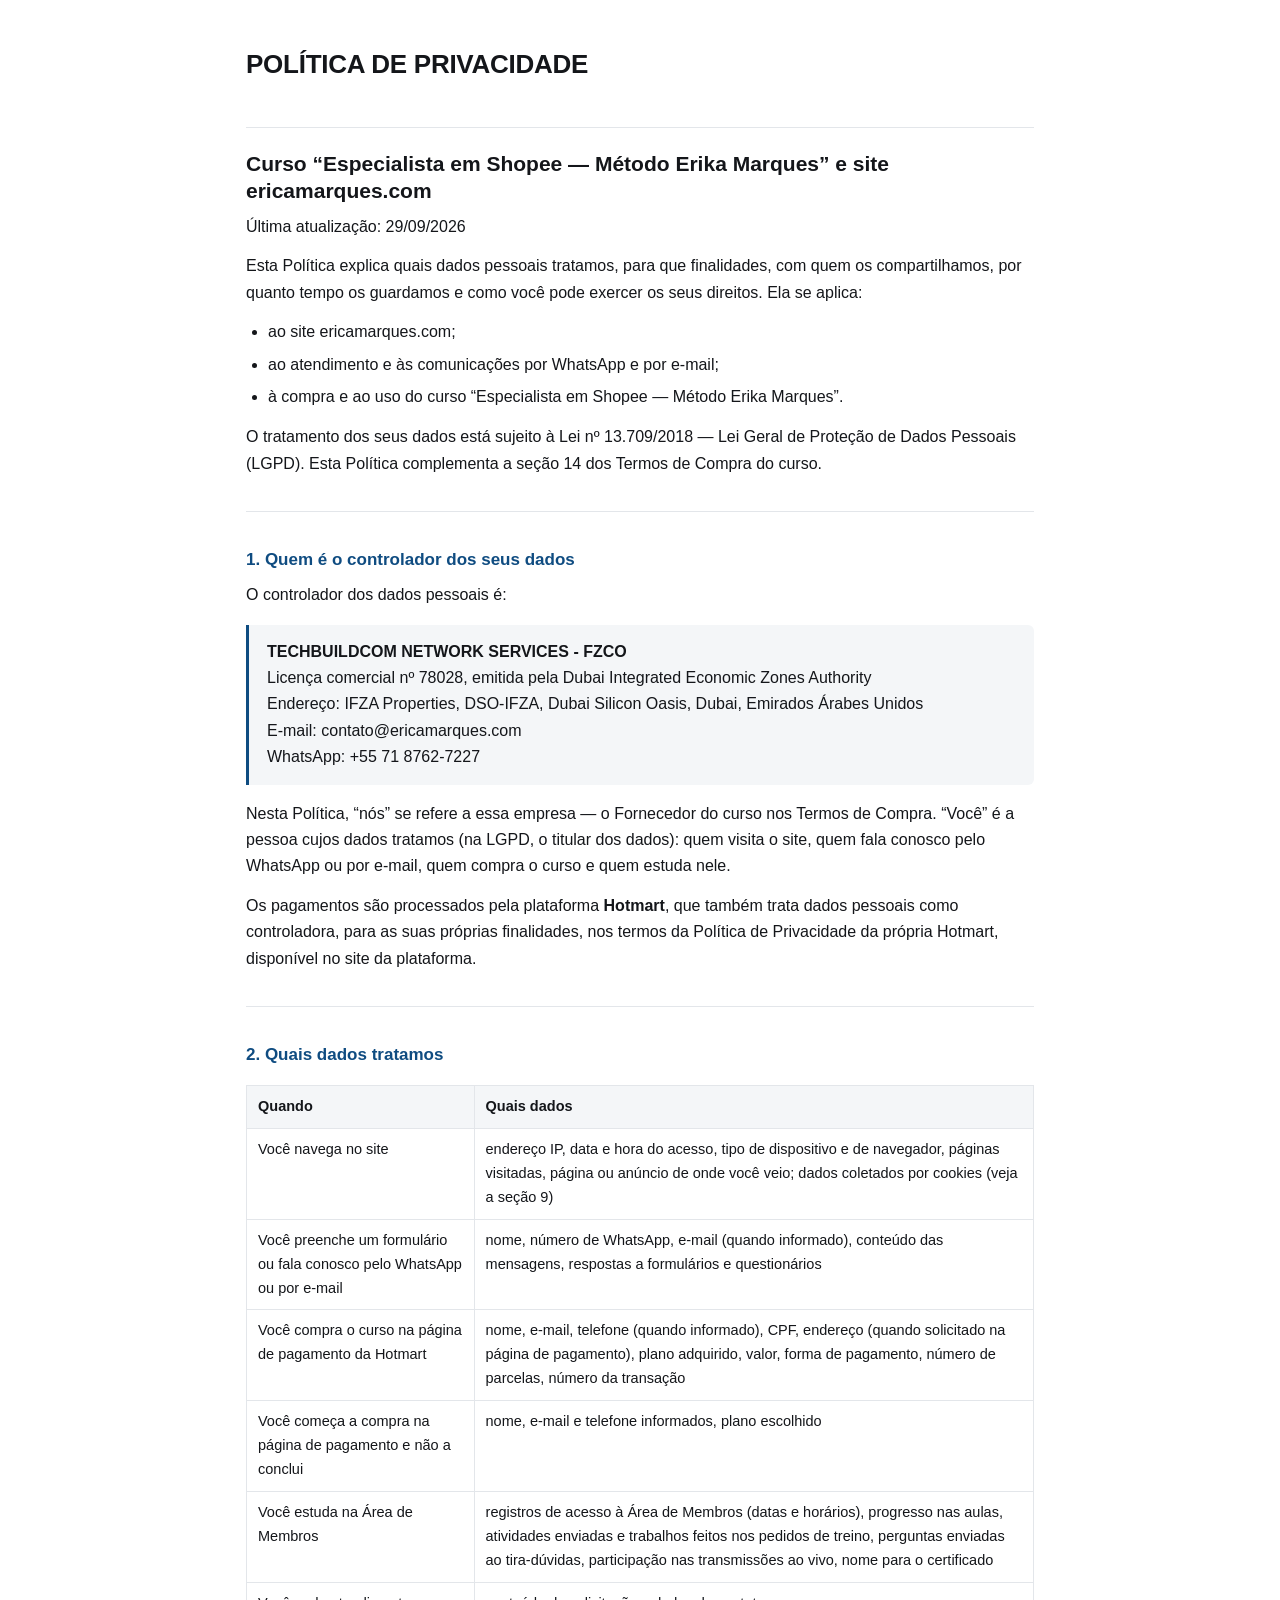
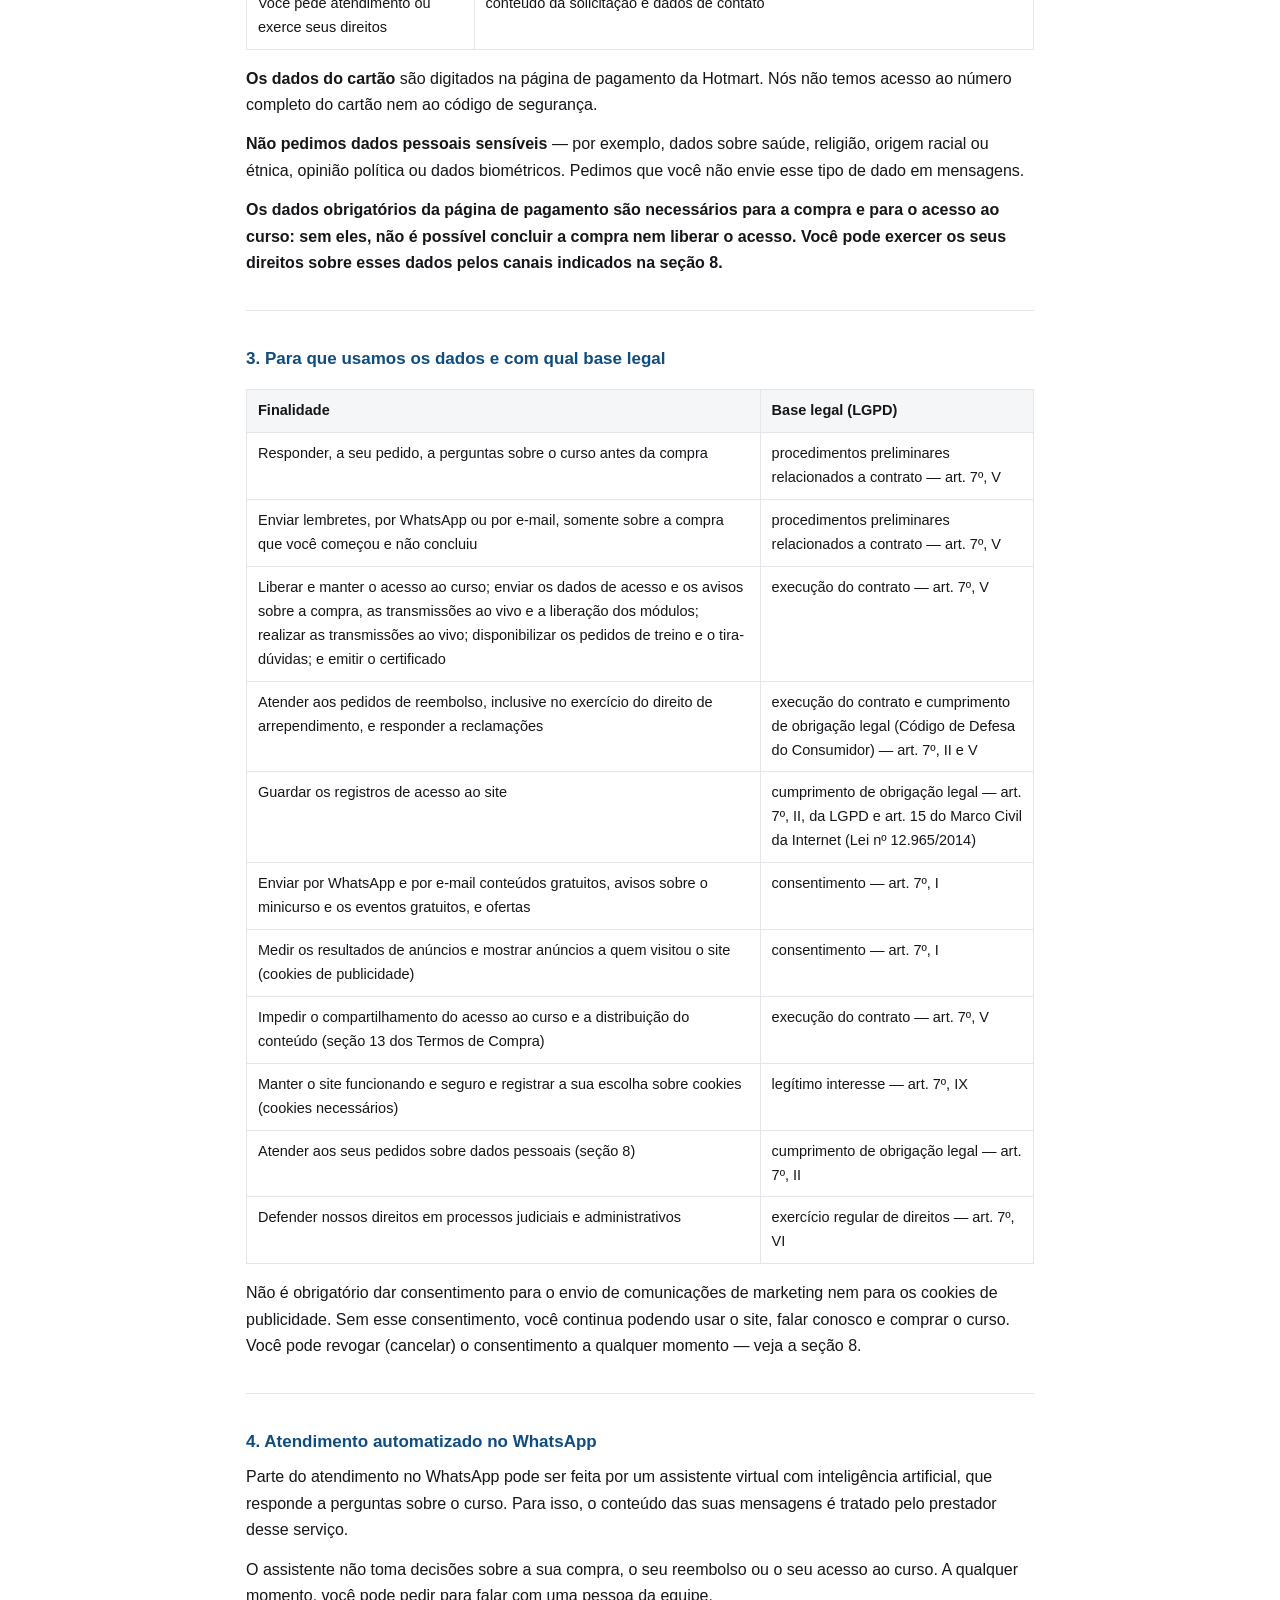
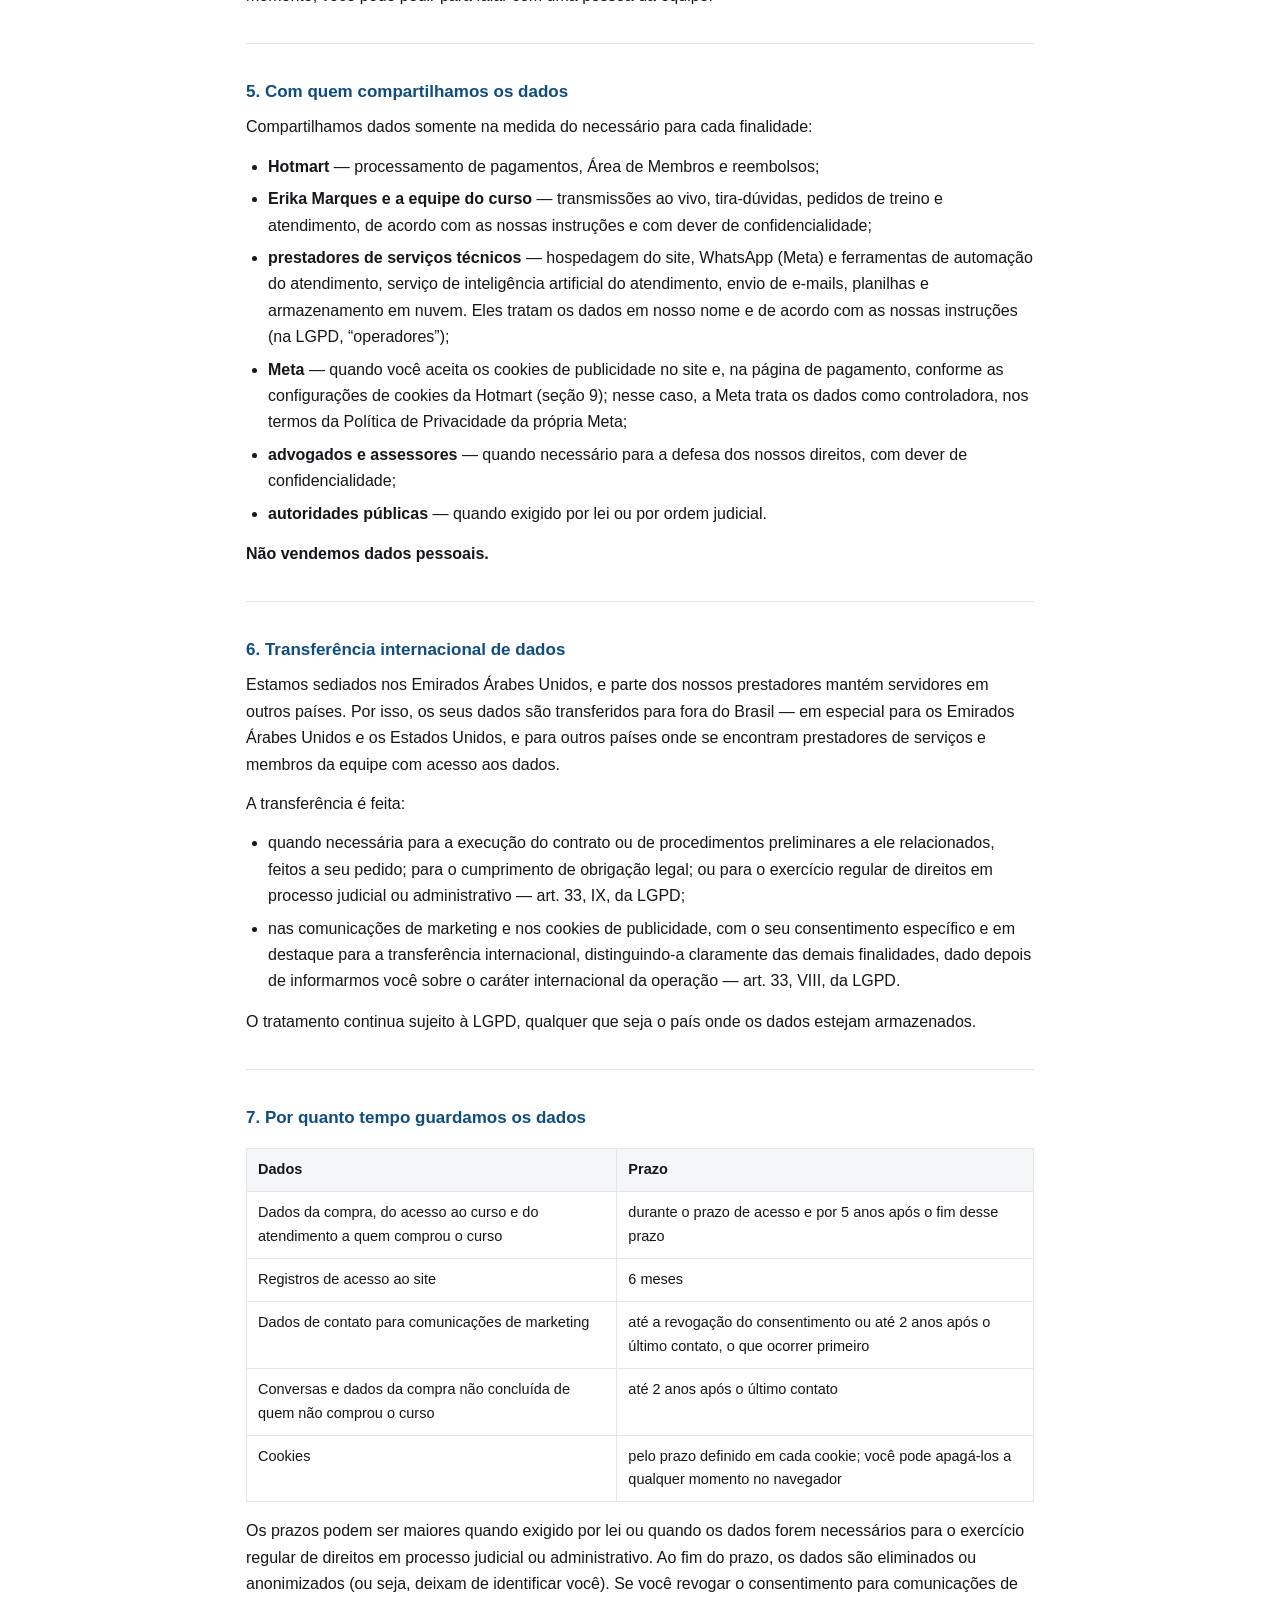
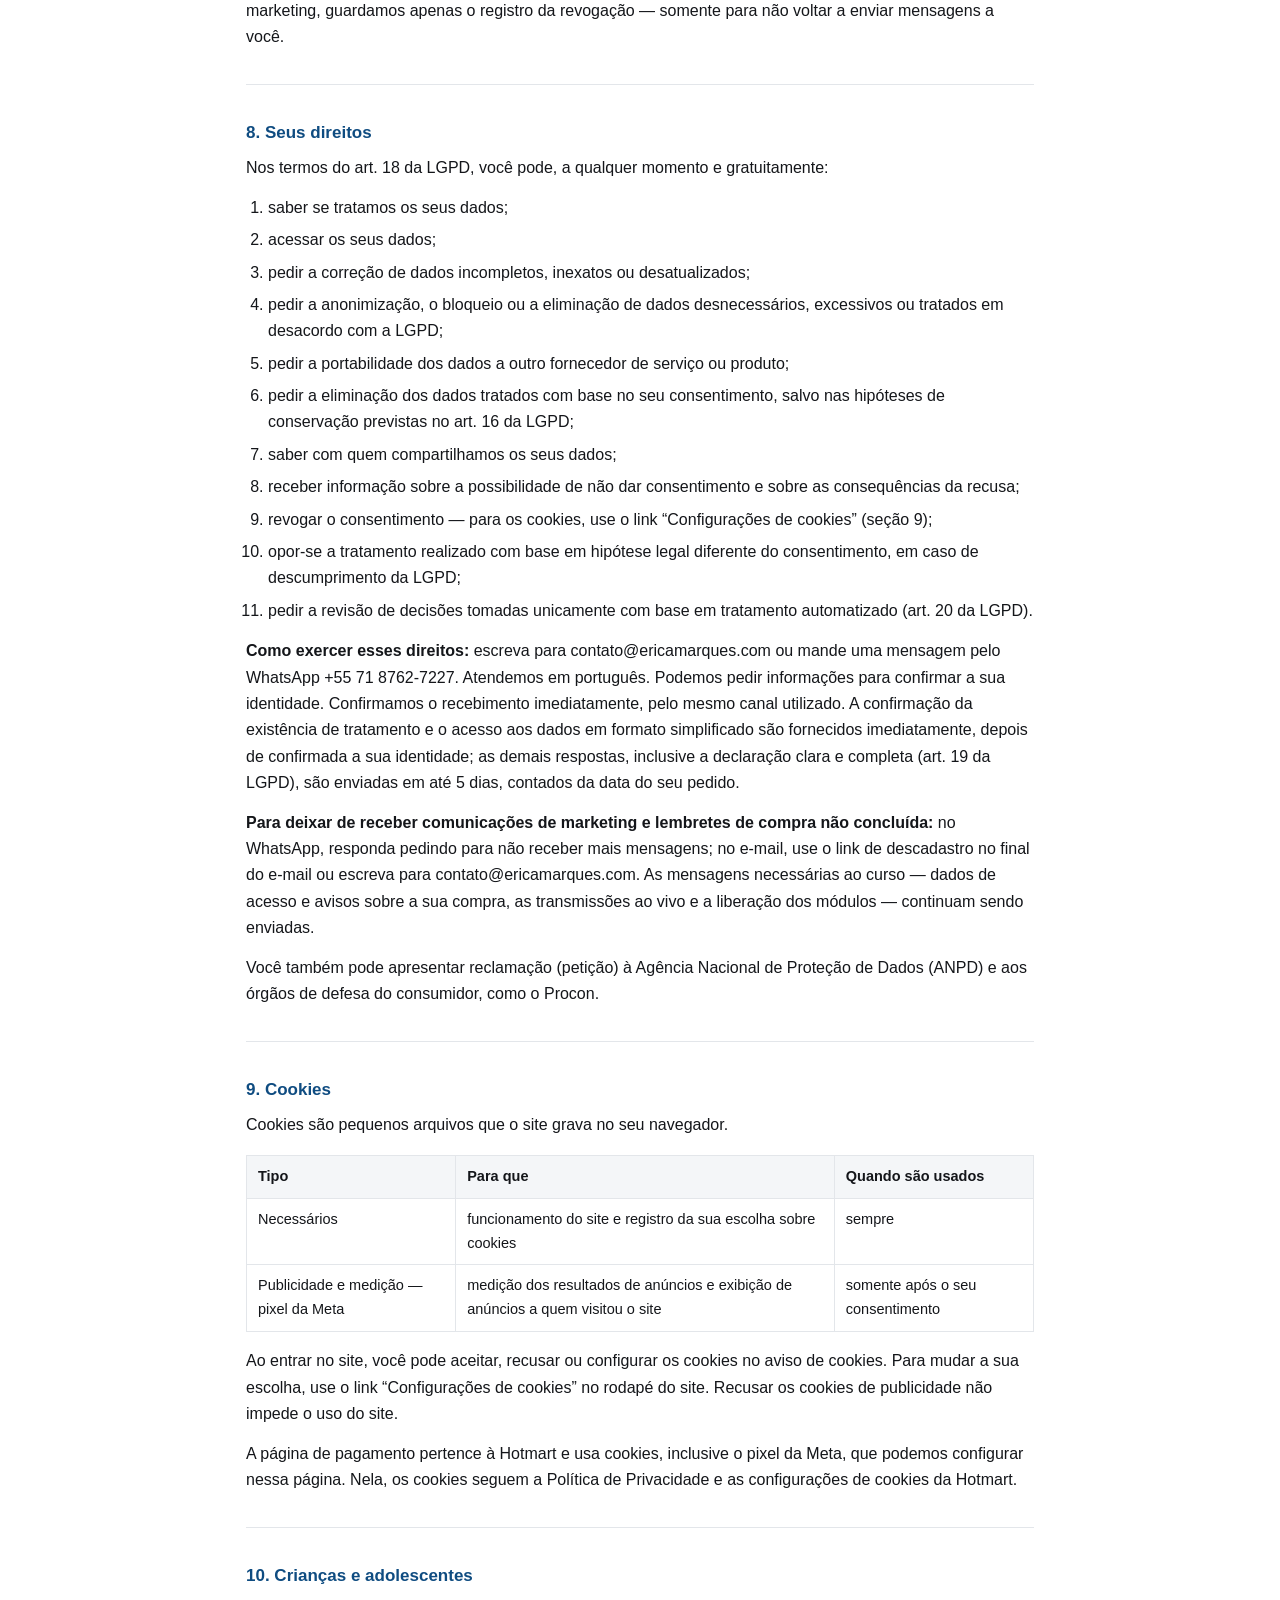
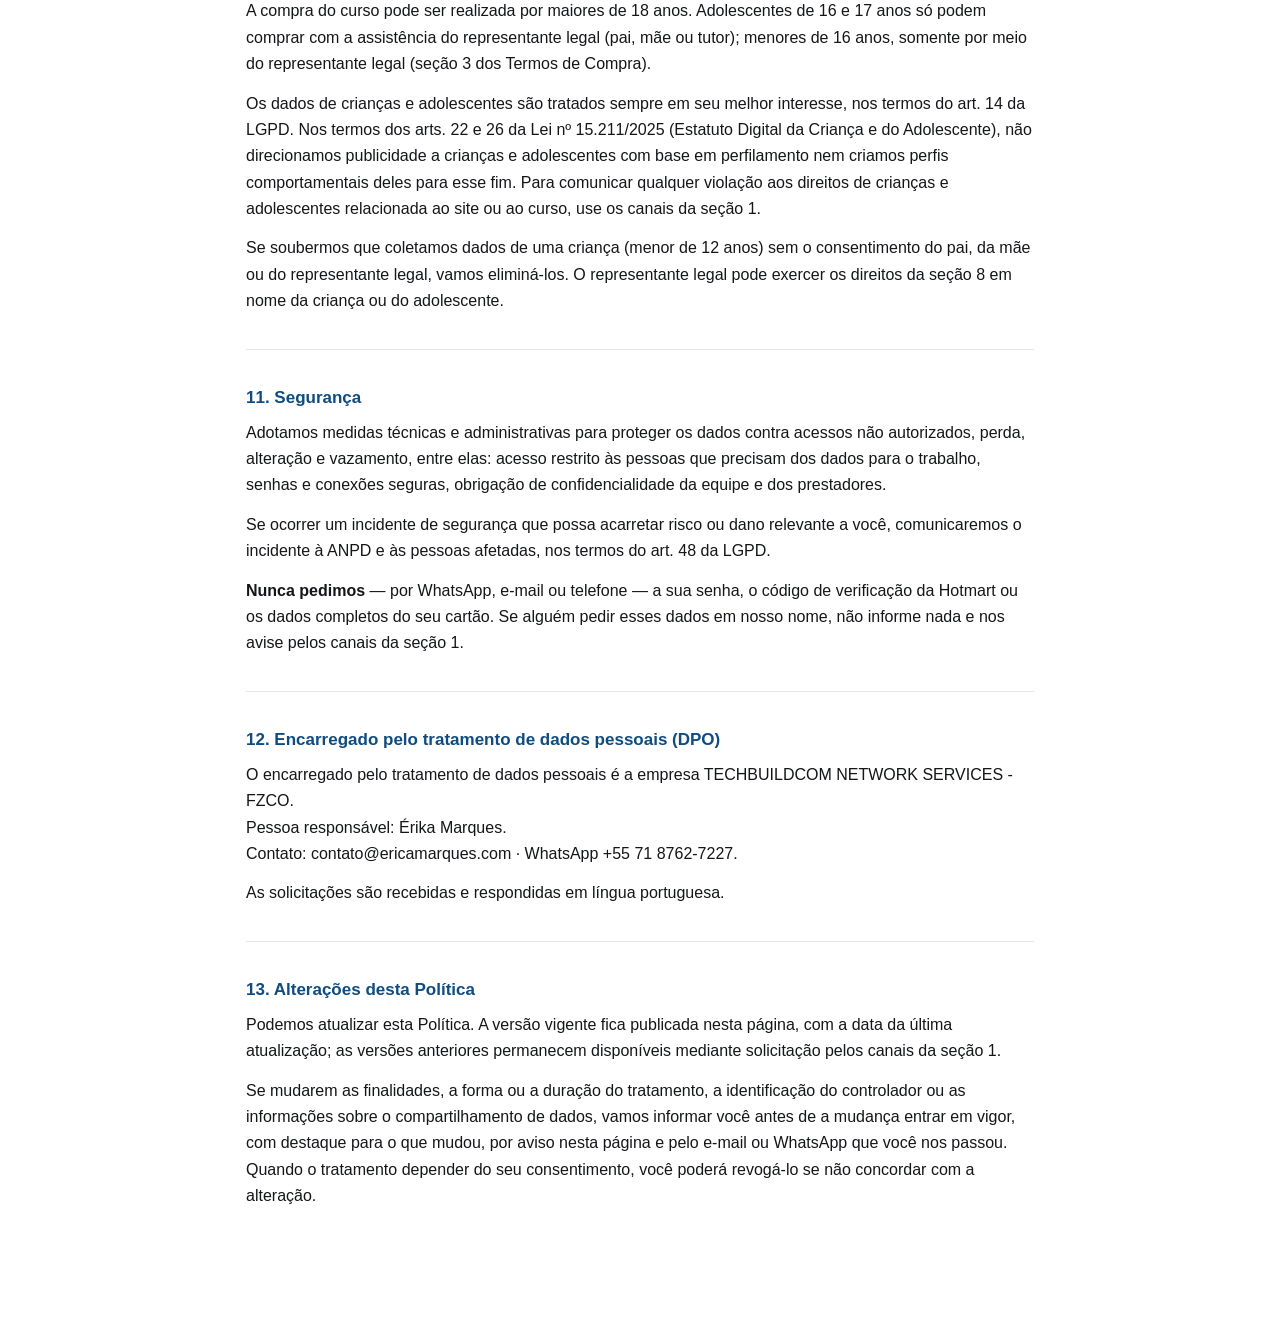
<file: final/privacidade/index.html>
<!DOCTYPE html>
<html lang="pt-BR">
<head>
<meta charset="utf-8">
<meta name="viewport" content="width=device-width, initial-scale=1">
<title>Política de Privacidade — Especialista em Shopee</title>
<style>
:root{
  --bg:#ffffff; --fg:#14161a; --muted:#5b6370; --line:#e3e6ea;
  --accent:#0f4c81; --warn-bg:#fff8e1; --warn-line:#e8c14a; --code:#f4f6f8;
}
@media (prefers-color-scheme: dark){
  :root:not([data-theme="light"]){
    --bg:#15171b; --fg:#e8eaed; --muted:#9aa3ad; --line:#2b2f36;
    --accent:#7db3e0; --warn-bg:#2e2716; --warn-line:#8a6d1f; --code:#1d2026;
  }
}
:root[data-theme="dark"]{
  --bg:#15171b; --fg:#e8eaed; --muted:#9aa3ad; --line:#2b2f36;
  --accent:#7db3e0; --warn-bg:#2e2716; --warn-line:#8a6d1f; --code:#1d2026;
}
*{box-sizing:border-box; min-width:0}
html{max-width:100%}
body{
  margin:0; background:var(--bg); color:var(--fg);
  font:16px/1.65 -apple-system,BlinkMacSystemFont,"Segoe UI",Roboto,Helvetica,Arial,sans-serif;
  -webkit-text-size-adjust:100%; max-width:100%;
}
h1,h2,h3,h4,p,li,td,th,blockquote{overflow-wrap:break-word}
code{overflow-wrap:anywhere}
.wrap{max-width:820px; margin:0 auto; padding:48px 16px 96px}
h1{font-size:26px; line-height:1.25; margin:0 0 6px; letter-spacing:-.01em}
h2{font-size:21px; line-height:1.3; margin:46px 0 10px; padding-top:22px; border-top:1px solid var(--line)}
h3{font-size:17px; margin:30px 0 8px; color:var(--accent)}
h4{font-size:15px; margin:22px 0 6px}
p{margin:0 0 13px}
ul,ol{margin:0 0 14px; padding-left:22px}
li{margin:0 0 6px}
hr{border:0; border-top:1px solid var(--line); margin:34px 0}
blockquote{
  margin:16px 0; padding:14px 18px; background:var(--code);
  border-left:3px solid var(--accent); border-radius:0 6px 6px 0;
}
blockquote p:last-child{margin-bottom:0}
em{color:var(--muted); font-style:italic}
code{background:var(--code); padding:2px 5px; border-radius:4px; font-size:.9em}
.tw{max-width:100%; overflow-x:auto; margin:16px 0; -webkit-overflow-scrolling:touch}
table{border-collapse:collapse; width:100%; font-size:14.5px}
th,td{border:1px solid var(--line); padding:9px 11px; text-align:left; vertical-align:top}
th{background:var(--code); font-weight:600}
.meta{color:var(--muted); font-size:14px; margin-bottom:26px}
.warn{background:var(--warn-bg); border-left:3px solid var(--warn-line); padding:12px 16px; margin:14px 0; border-radius:0 6px 6px 0}
@media (max-width:600px){ .wrap{padding:28px 16px 72px} h1{font-size:22px} h2{font-size:19px} }
mark{background:var(--warn-bg);color:inherit;border-bottom:2px solid var(--warn-line);padding:0 3px}
</style>
</head>
<body>
<div class="wrap">
<h1>POLÍTICA DE PRIVACIDADE</h1>
<h2>Curso “Especialista em Shopee — Método Erika Marques” e site ericamarques.com</h2>
<p>Última atualização: 29/09/2026</p>
<p>Esta Política explica quais dados pessoais tratamos, para que finalidades, com quem os compartilhamos, por quanto tempo os guardamos e como você pode exercer os seus direitos. Ela se aplica:</p>
<ul>
<li>ao site ericamarques.com;</li>
<li>ao atendimento e às comunicações por WhatsApp e por e-mail;</li>
<li>à compra e ao uso do curso “Especialista em Shopee — Método Erika Marques”.</li>
</ul>
<p>O tratamento dos seus dados está sujeito à Lei nº 13.709/2018 — Lei Geral de Proteção de Dados Pessoais (LGPD). Esta Política complementa a seção 14 dos Termos de Compra do curso.</p>
<hr />
<h3>1. Quem é o controlador dos seus dados</h3>
<p>O controlador dos dados pessoais é:</p>
<blockquote>
<p><strong>TECHBUILDCOM NETWORK SERVICES - FZCO</strong><br />
Licença comercial nº 78028, emitida pela Dubai Integrated Economic Zones Authority<br />
Endereço: IFZA Properties, DSO-IFZA, Dubai Silicon Oasis, Dubai, Emirados Árabes Unidos<br />
E-mail: contato@ericamarques.com<br />
WhatsApp: +55 71 8762-7227</p>
</blockquote>
<p>Nesta Política, “nós” se refere a essa empresa — o Fornecedor do curso nos Termos de Compra. “Você” é a pessoa cujos dados tratamos (na LGPD, o titular dos dados): quem visita o site, quem fala conosco pelo WhatsApp ou por e-mail, quem compra o curso e quem estuda nele.</p>
<p>Os pagamentos são processados pela plataforma <strong>Hotmart</strong>, que também trata dados pessoais como controladora, para as suas próprias finalidades, nos termos da Política de Privacidade da própria Hotmart, disponível no site da plataforma.</p>
<hr />
<h3>2. Quais dados tratamos</h3>
<div class="tw"><table>
<thead><tr><th>Quando</th><th>Quais dados</th></tr></thead>
<tbody>
<tr><td>Você navega no site</td><td>endereço IP, data e hora do acesso, tipo de dispositivo e de navegador, páginas visitadas, página ou anúncio de onde você veio; dados coletados por cookies (veja a seção 9)</td></tr>
<tr><td>Você preenche um formulário ou fala conosco pelo WhatsApp ou por e-mail</td><td>nome, número de WhatsApp, e-mail (quando informado), conteúdo das mensagens, respostas a formulários e questionários</td></tr>
<tr><td>Você compra o curso na página de pagamento da Hotmart</td><td>nome, e-mail, telefone (quando informado), CPF, endereço (quando solicitado na página de pagamento), plano adquirido, valor, forma de pagamento, número de parcelas, número da transação</td></tr>
<tr><td>Você começa a compra na página de pagamento e não a conclui</td><td>nome, e-mail e telefone informados, plano escolhido</td></tr>
<tr><td>Você estuda na Área de Membros</td><td>registros de acesso à Área de Membros (datas e horários), progresso nas aulas, atividades enviadas e trabalhos feitos nos pedidos de treino, perguntas enviadas ao tira-dúvidas, participação nas transmissões ao vivo, nome para o certificado</td></tr>
<tr><td>Você pede atendimento ou exerce seus direitos</td><td>conteúdo da solicitação e dados de contato</td></tr>
</tbody></table></div>
<p><strong>Os dados do cartão</strong> são digitados na página de pagamento da Hotmart. Nós não temos acesso ao número completo do cartão nem ao código de segurança.</p>
<p><strong>Não pedimos dados pessoais sensíveis</strong> — por exemplo, dados sobre saúde, religião, origem racial ou étnica, opinião política ou dados biométricos. Pedimos que você não envie esse tipo de dado em mensagens.</p>
<p><strong>Os dados obrigatórios da página de pagamento são necessários para a compra e para o acesso ao curso: sem eles, não é possível concluir a compra nem liberar o acesso. Você pode exercer os seus direitos sobre esses dados pelos canais indicados na seção 8.</strong></p>
<hr />
<h3>3. Para que usamos os dados e com qual base legal</h3>
<div class="tw"><table>
<thead><tr><th>Finalidade</th><th>Base legal (LGPD)</th></tr></thead>
<tbody>
<tr><td>Responder, a seu pedido, a perguntas sobre o curso antes da compra</td><td>procedimentos preliminares relacionados a contrato — art. 7º, V</td></tr>
<tr><td>Enviar lembretes, por WhatsApp ou por e-mail, somente sobre a compra que você começou e não concluiu</td><td>procedimentos preliminares relacionados a contrato — art. 7º, V</td></tr>
<tr><td>Liberar e manter o acesso ao curso; enviar os dados de acesso e os avisos sobre a compra, as transmissões ao vivo e a liberação dos módulos; realizar as transmissões ao vivo; disponibilizar os pedidos de treino e o tira-dúvidas; e emitir o certificado</td><td>execução do contrato — art. 7º, V</td></tr>
<tr><td>Atender aos pedidos de reembolso, inclusive no exercício do direito de arrependimento, e responder a reclamações</td><td>execução do contrato e cumprimento de obrigação legal (Código de Defesa do Consumidor) — art. 7º, II e V</td></tr>
<tr><td>Guardar os registros de acesso ao site</td><td>cumprimento de obrigação legal — art. 7º, II, da LGPD e art. 15 do Marco Civil da Internet (Lei nº 12.965/2014)</td></tr>
<tr><td>Enviar por WhatsApp e por e-mail conteúdos gratuitos, avisos sobre o minicurso e os eventos gratuitos, e ofertas</td><td>consentimento — art. 7º, I</td></tr>
<tr><td>Medir os resultados de anúncios e mostrar anúncios a quem visitou o site (cookies de publicidade)</td><td>consentimento — art. 7º, I</td></tr>
<tr><td>Impedir o compartilhamento do acesso ao curso e a distribuição do conteúdo (seção 13 dos Termos de Compra)</td><td>execução do contrato — art. 7º, V</td></tr>
<tr><td>Manter o site funcionando e seguro e registrar a sua escolha sobre cookies (cookies necessários)</td><td>legítimo interesse — art. 7º, IX</td></tr>
<tr><td>Atender aos seus pedidos sobre dados pessoais (seção 8)</td><td>cumprimento de obrigação legal — art. 7º, II</td></tr>
<tr><td>Defender nossos direitos em processos judiciais e administrativos</td><td>exercício regular de direitos — art. 7º, VI</td></tr>
</tbody></table></div>
<p>Não é obrigatório dar consentimento para o envio de comunicações de marketing nem para os cookies de publicidade. Sem esse consentimento, você continua podendo usar o site, falar conosco e comprar o curso. Você pode revogar (cancelar) o consentimento a qualquer momento — veja a seção 8.</p>
<hr />
<h3>4. Atendimento automatizado no WhatsApp</h3>
<p>Parte do atendimento no WhatsApp pode ser feita por um assistente virtual com inteligência artificial, que responde a perguntas sobre o curso. Para isso, o conteúdo das suas mensagens é tratado pelo prestador desse serviço.</p>
<p>O assistente não toma decisões sobre a sua compra, o seu reembolso ou o seu acesso ao curso. A qualquer momento, você pode pedir para falar com uma pessoa da equipe.</p>
<hr />
<h3>5. Com quem compartilhamos os dados</h3>
<p>Compartilhamos dados somente na medida do necessário para cada finalidade:</p>
<ul>
<li><strong>Hotmart</strong> — processamento de pagamentos, Área de Membros e reembolsos;</li>
<li><strong>Erika Marques e a equipe do curso</strong> — transmissões ao vivo, tira-dúvidas, pedidos de treino e atendimento, de acordo com as nossas instruções e com dever de confidencialidade;</li>
<li><strong>prestadores de serviços técnicos</strong> — hospedagem do site, WhatsApp (Meta) e ferramentas de automação do atendimento, serviço de inteligência artificial do atendimento, envio de e-mails, planilhas e armazenamento em nuvem. Eles tratam os dados em nosso nome e de acordo com as nossas instruções (na LGPD, “operadores”);</li>
<li><strong>Meta</strong> — quando você aceita os cookies de publicidade no site e, na página de pagamento, conforme as configurações de cookies da Hotmart (seção 9); nesse caso, a Meta trata os dados como controladora, nos termos da Política de Privacidade da própria Meta;</li>
<li><strong>advogados e assessores</strong> — quando necessário para a defesa dos nossos direitos, com dever de confidencialidade;</li>
<li><strong>autoridades públicas</strong> — quando exigido por lei ou por ordem judicial.</li>
</ul>
<p><strong>Não vendemos dados pessoais.</strong></p>
<hr />
<h3>6. Transferência internacional de dados</h3>
<p>Estamos sediados nos Emirados Árabes Unidos, e parte dos nossos prestadores mantém servidores em outros países. Por isso, os seus dados são transferidos para fora do Brasil — em especial para os Emirados Árabes Unidos e os Estados Unidos, e para outros países onde se encontram prestadores de serviços e membros da equipe com acesso aos dados.</p>
<p>A transferência é feita:</p>
<ul>
<li>quando necessária para a execução do contrato ou de procedimentos preliminares a ele relacionados, feitos a seu pedido; para o cumprimento de obrigação legal; ou para o exercício regular de direitos em processo judicial ou administrativo — art. 33, IX, da LGPD;</li>
<li>nas comunicações de marketing e nos cookies de publicidade, com o seu consentimento específico e em destaque para a transferência internacional, distinguindo-a claramente das demais finalidades, dado depois de informarmos você sobre o caráter internacional da operação — art. 33, VIII, da LGPD.</li>
</ul>
<p>O tratamento continua sujeito à LGPD, qualquer que seja o país onde os dados estejam armazenados.</p>
<hr />
<h3>7. Por quanto tempo guardamos os dados</h3>
<div class="tw"><table>
<thead><tr><th>Dados</th><th>Prazo</th></tr></thead>
<tbody>
<tr><td>Dados da compra, do acesso ao curso e do atendimento a quem comprou o curso</td><td>durante o prazo de acesso e por 5 anos após o fim desse prazo</td></tr>
<tr><td>Registros de acesso ao site</td><td>6 meses</td></tr>
<tr><td>Dados de contato para comunicações de marketing</td><td>até a revogação do consentimento ou até 2 anos após o último contato, o que ocorrer primeiro</td></tr>
<tr><td>Conversas e dados da compra não concluída de quem não comprou o curso</td><td>até 2 anos após o último contato</td></tr>
<tr><td>Cookies</td><td>pelo prazo definido em cada cookie; você pode apagá-los a qualquer momento no navegador</td></tr>
</tbody></table></div>
<p>Os prazos podem ser maiores quando exigido por lei ou quando os dados forem necessários para o exercício regular de direitos em processo judicial ou administrativo. Ao fim do prazo, os dados são eliminados ou anonimizados (ou seja, deixam de identificar você). Se você revogar o consentimento para comunicações de marketing, guardamos apenas o registro da revogação — somente para não voltar a enviar mensagens a você.</p>
<hr />
<h3>8. Seus direitos</h3>
<p>Nos termos do art. 18 da LGPD, você pode, a qualquer momento e gratuitamente:</p>
<ol start="1">
<li>saber se tratamos os seus dados;</li>
<li>acessar os seus dados;</li>
<li>pedir a correção de dados incompletos, inexatos ou desatualizados;</li>
<li>pedir a anonimização, o bloqueio ou a eliminação de dados desnecessários, excessivos ou tratados em desacordo com a LGPD;</li>
<li>pedir a portabilidade dos dados a outro fornecedor de serviço ou produto;</li>
<li>pedir a eliminação dos dados tratados com base no seu consentimento, salvo nas hipóteses de conservação previstas no art. 16 da LGPD;</li>
<li>saber com quem compartilhamos os seus dados;</li>
<li>receber informação sobre a possibilidade de não dar consentimento e sobre as consequências da recusa;</li>
<li>revogar o consentimento — para os cookies, use o link “Configurações de cookies” (seção 9);</li>
<li>opor-se a tratamento realizado com base em hipótese legal diferente do consentimento, em caso de descumprimento da LGPD;</li>
<li>pedir a revisão de decisões tomadas unicamente com base em tratamento automatizado (art. 20 da LGPD).</li>
</ol>
<p><strong>Como exercer esses direitos:</strong> escreva para contato@ericamarques.com ou mande uma mensagem pelo WhatsApp +55 71 8762-7227. Atendemos em português. Podemos pedir informações para confirmar a sua identidade. Confirmamos o recebimento imediatamente, pelo mesmo canal utilizado. A confirmação da existência de tratamento e o acesso aos dados em formato simplificado são fornecidos imediatamente, depois de confirmada a sua identidade; as demais respostas, inclusive a declaração clara e completa (art. 19 da LGPD), são enviadas em até 5 dias, contados da data do seu pedido.</p>
<p><strong>Para deixar de receber comunicações de marketing e lembretes de compra não concluída:</strong> no WhatsApp, responda pedindo para não receber mais mensagens; no e-mail, use o link de descadastro no final do e-mail ou escreva para contato@ericamarques.com. As mensagens necessárias ao curso — dados de acesso e avisos sobre a sua compra, as transmissões ao vivo e a liberação dos módulos — continuam sendo enviadas.</p>
<p>Você também pode apresentar reclamação (petição) à Agência Nacional de Proteção de Dados (ANPD) e aos órgãos de defesa do consumidor, como o Procon.</p>
<hr />
<h3>9. Cookies</h3>
<p>Cookies são pequenos arquivos que o site grava no seu navegador.</p>
<div class="tw"><table>
<thead><tr><th>Tipo</th><th>Para que</th><th>Quando são usados</th></tr></thead>
<tbody>
<tr><td>Necessários</td><td>funcionamento do site e registro da sua escolha sobre cookies</td><td>sempre</td></tr>
<tr><td>Publicidade e medição — pixel da Meta</td><td>medição dos resultados de anúncios e exibição de anúncios a quem visitou o site</td><td>somente após o seu consentimento</td></tr>
</tbody></table></div>
<p>Ao entrar no site, você pode aceitar, recusar ou configurar os cookies no aviso de cookies. Para mudar a sua escolha, use o link “Configurações de cookies” no rodapé do site. Recusar os cookies de publicidade não impede o uso do site.</p>
<p>A página de pagamento pertence à Hotmart e usa cookies, inclusive o pixel da Meta, que podemos configurar nessa página. Nela, os cookies seguem a Política de Privacidade e as configurações de cookies da Hotmart.</p>
<hr />
<h3>10. Crianças e adolescentes</h3>
<p>A compra do curso pode ser realizada por maiores de 18 anos. Adolescentes de 16 e 17 anos só podem comprar com a assistência do representante legal (pai, mãe ou tutor); menores de 16 anos, somente por meio do representante legal (seção 3 dos Termos de Compra).</p>
<p>Os dados de crianças e adolescentes são tratados sempre em seu melhor interesse, nos termos do art. 14 da LGPD. Nos termos dos arts. 22 e 26 da Lei nº 15.211/2025 (Estatuto Digital da Criança e do Adolescente), não direcionamos publicidade a crianças e adolescentes com base em perfilamento nem criamos perfis comportamentais deles para esse fim. Para comunicar qualquer violação aos direitos de crianças e adolescentes relacionada ao site ou ao curso, use os canais da seção 1.</p>
<p>Se soubermos que coletamos dados de uma criança (menor de 12 anos) sem o consentimento do pai, da mãe ou do representante legal, vamos eliminá-los. O representante legal pode exercer os direitos da seção 8 em nome da criança ou do adolescente.</p>
<hr />
<h3>11. Segurança</h3>
<p>Adotamos medidas técnicas e administrativas para proteger os dados contra acessos não autorizados, perda, alteração e vazamento, entre elas: acesso restrito às pessoas que precisam dos dados para o trabalho, senhas e conexões seguras, obrigação de confidencialidade da equipe e dos prestadores.</p>
<p>Se ocorrer um incidente de segurança que possa acarretar risco ou dano relevante a você, comunicaremos o incidente à ANPD e às pessoas afetadas, nos termos do art. 48 da LGPD.</p>
<p><strong>Nunca pedimos</strong> — por WhatsApp, e-mail ou telefone — a sua senha, o código de verificação da Hotmart ou os dados completos do seu cartão. Se alguém pedir esses dados em nosso nome, não informe nada e nos avise pelos canais da seção 1.</p>
<hr />
<h3>12. Encarregado pelo tratamento de dados pessoais (DPO)</h3>
<p>O encarregado pelo tratamento de dados pessoais é a empresa TECHBUILDCOM NETWORK SERVICES - FZCO.<br />
Pessoa responsável: Érika Marques.<br />
Contato: contato@ericamarques.com · WhatsApp +55 71 8762-7227.</p>
<p>As solicitações são recebidas e respondidas em língua portuguesa.</p>
<hr />
<h3>13. Alterações desta Política</h3>
<p>Podemos atualizar esta Política. A versão vigente fica publicada nesta página, com a data da última atualização; as versões anteriores permanecem disponíveis mediante solicitação pelos canais da seção 1.</p>
<p>Se mudarem as finalidades, a forma ou a duração do tratamento, a identificação do controlador ou as informações sobre o compartilhamento de dados, vamos informar você antes de a mudança entrar em vigor, com destaque para o que mudou, por aviso nesta página e pelo e-mail ou WhatsApp que você nos passou. Quando o tratamento depender do seu consentimento, você poderá revogá-lo se não concordar com a alteração.</p>
</div>
</body>
</html>
</file>
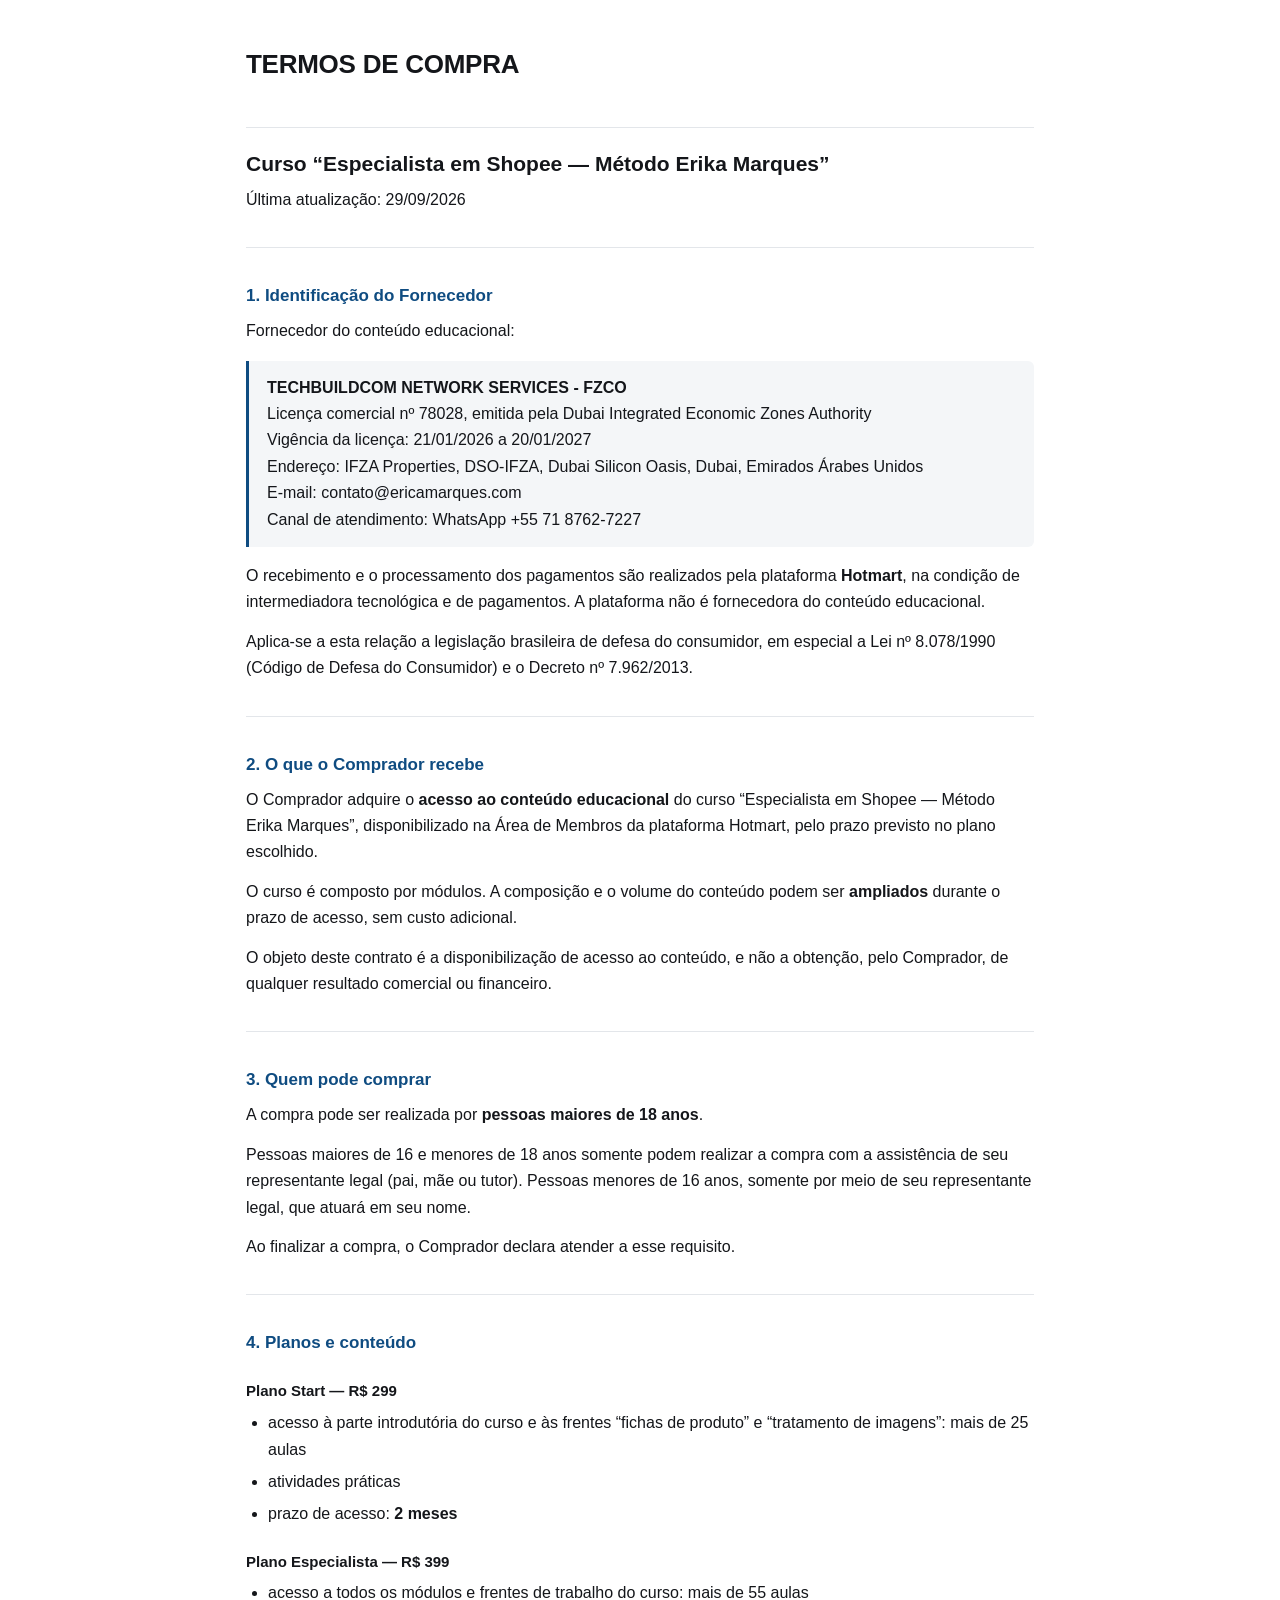
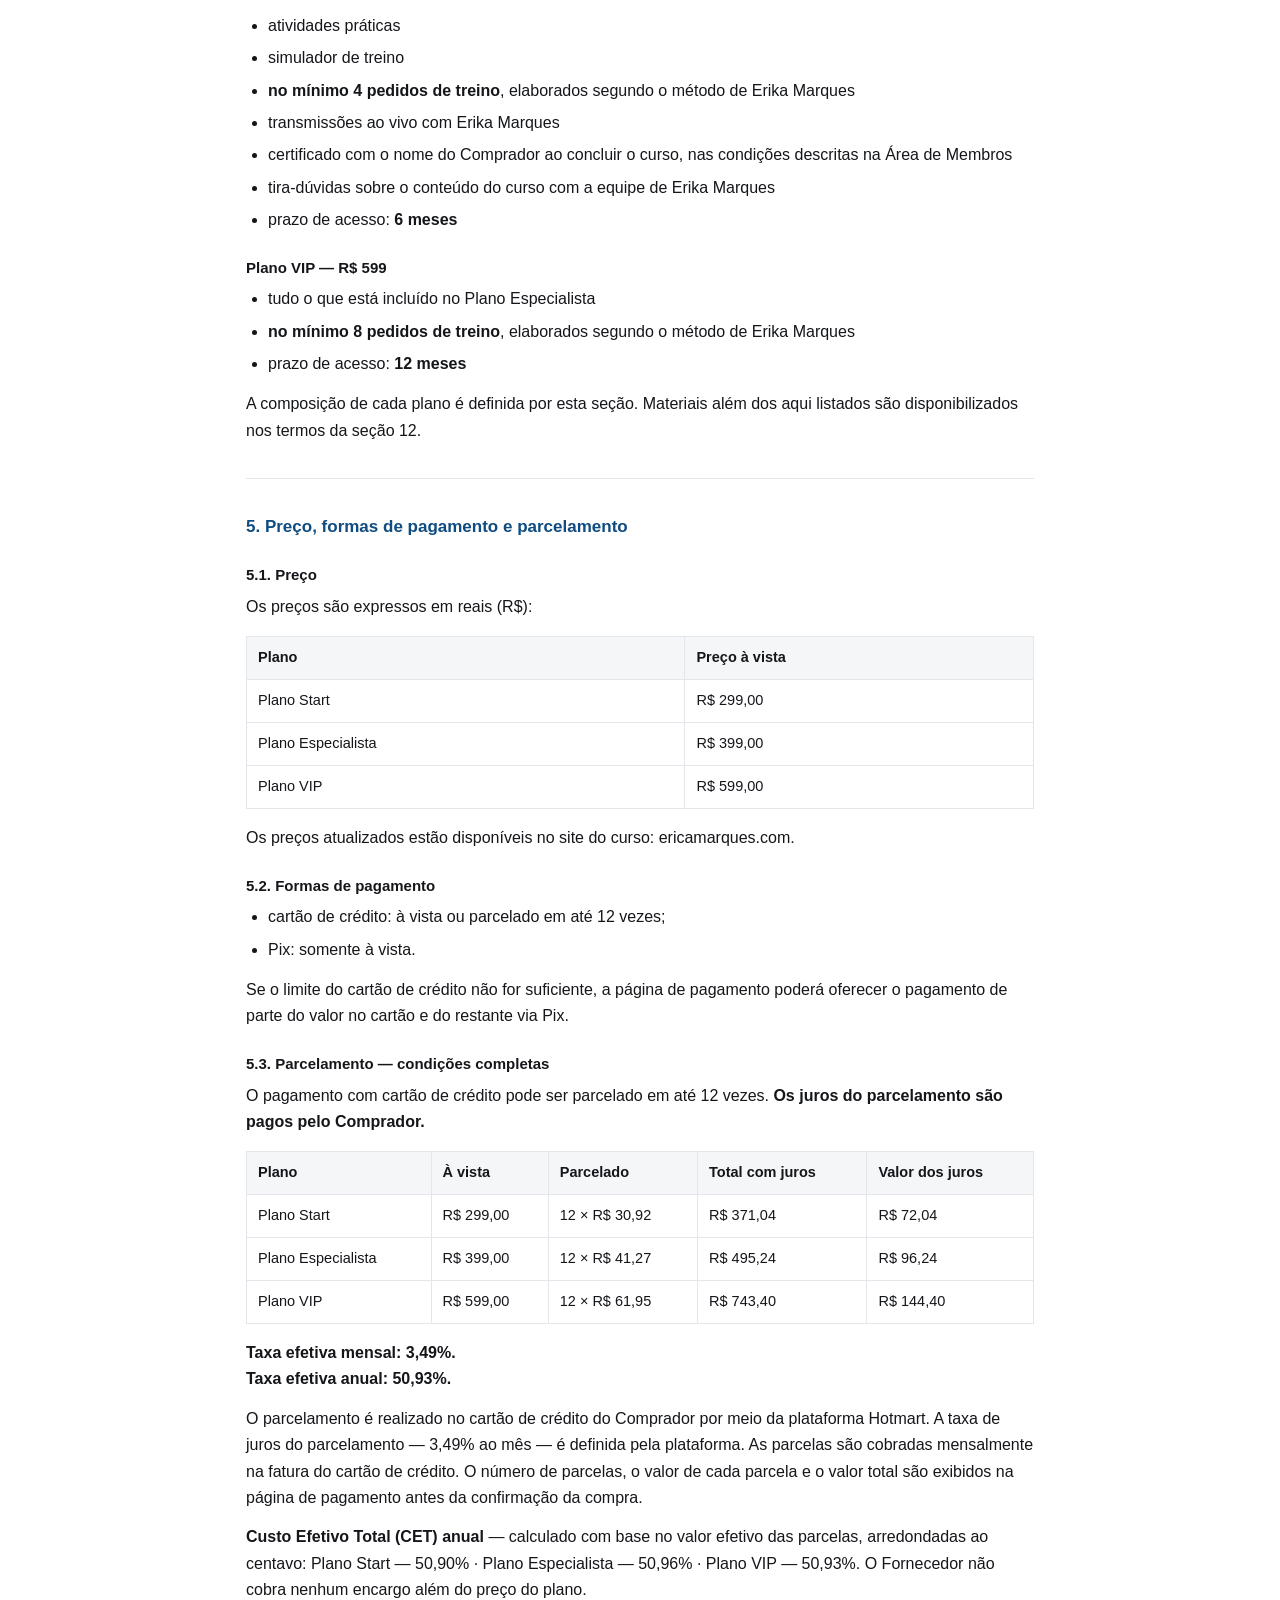
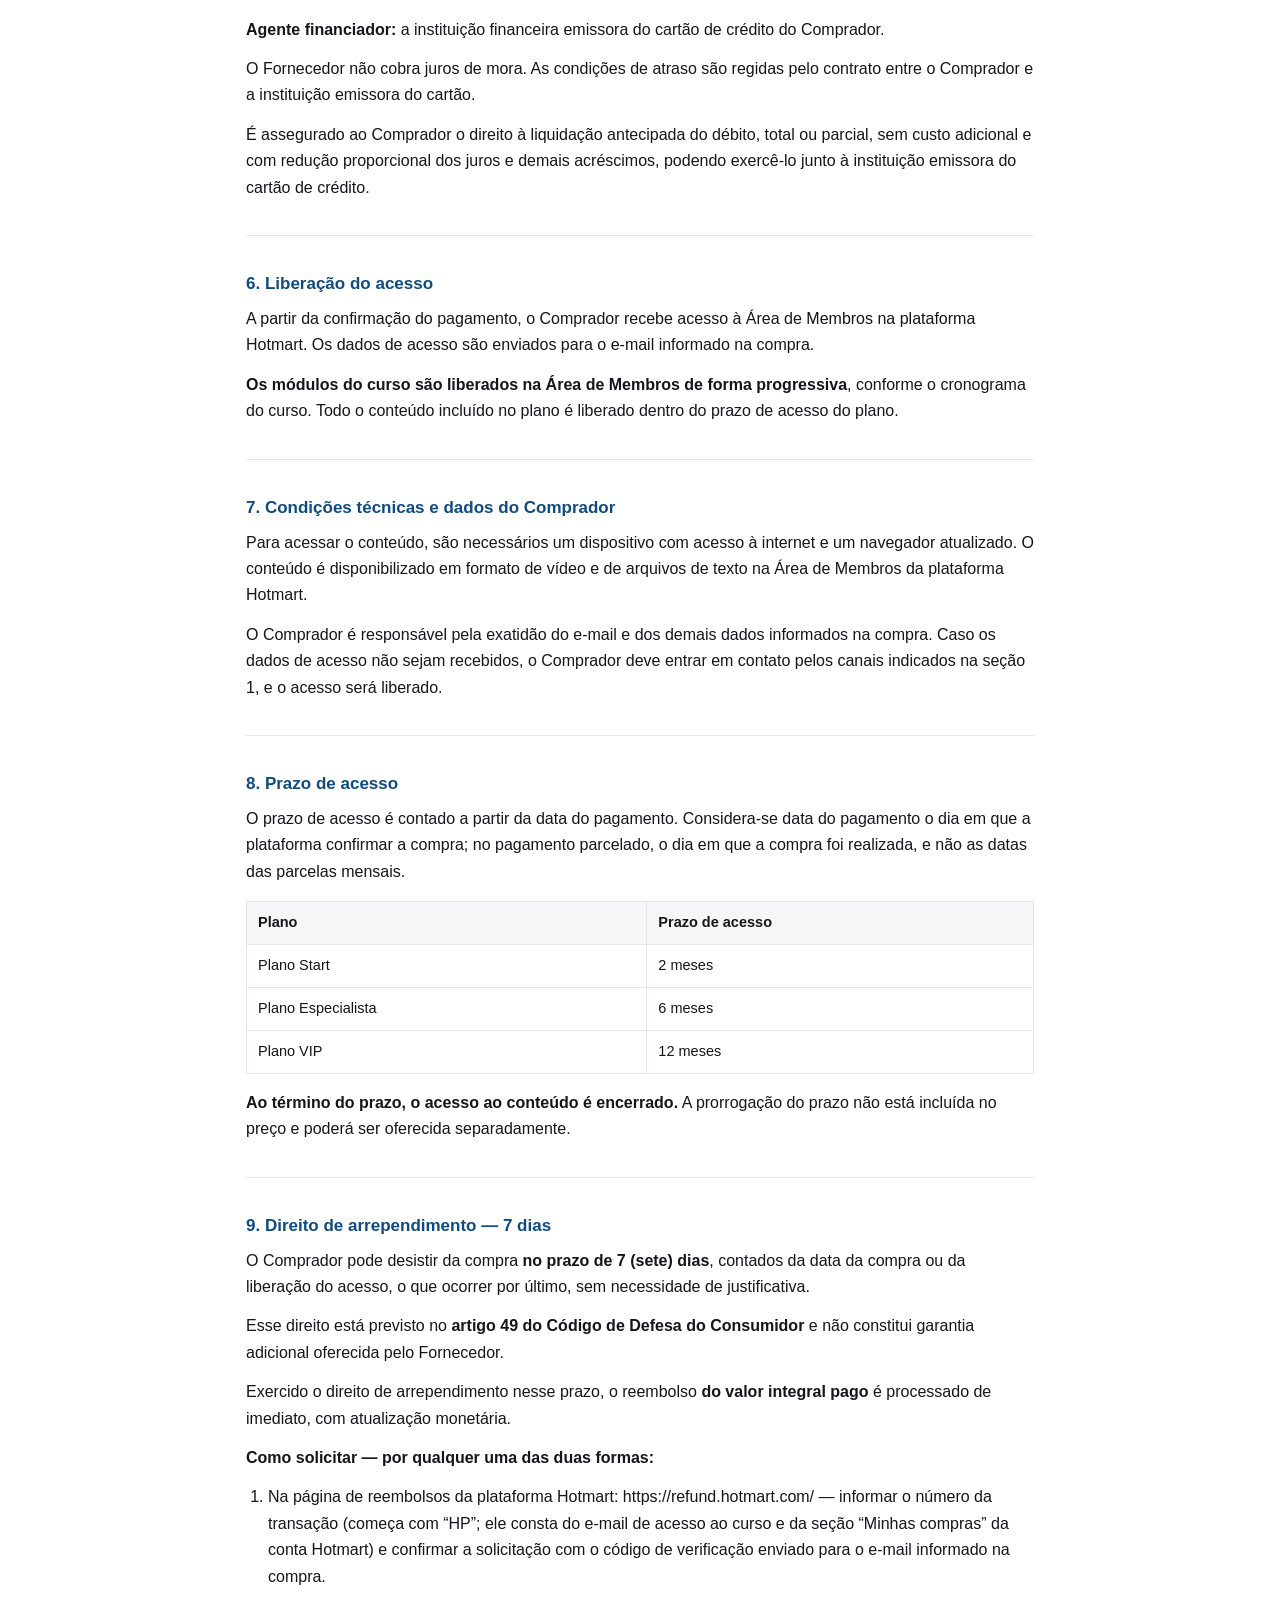
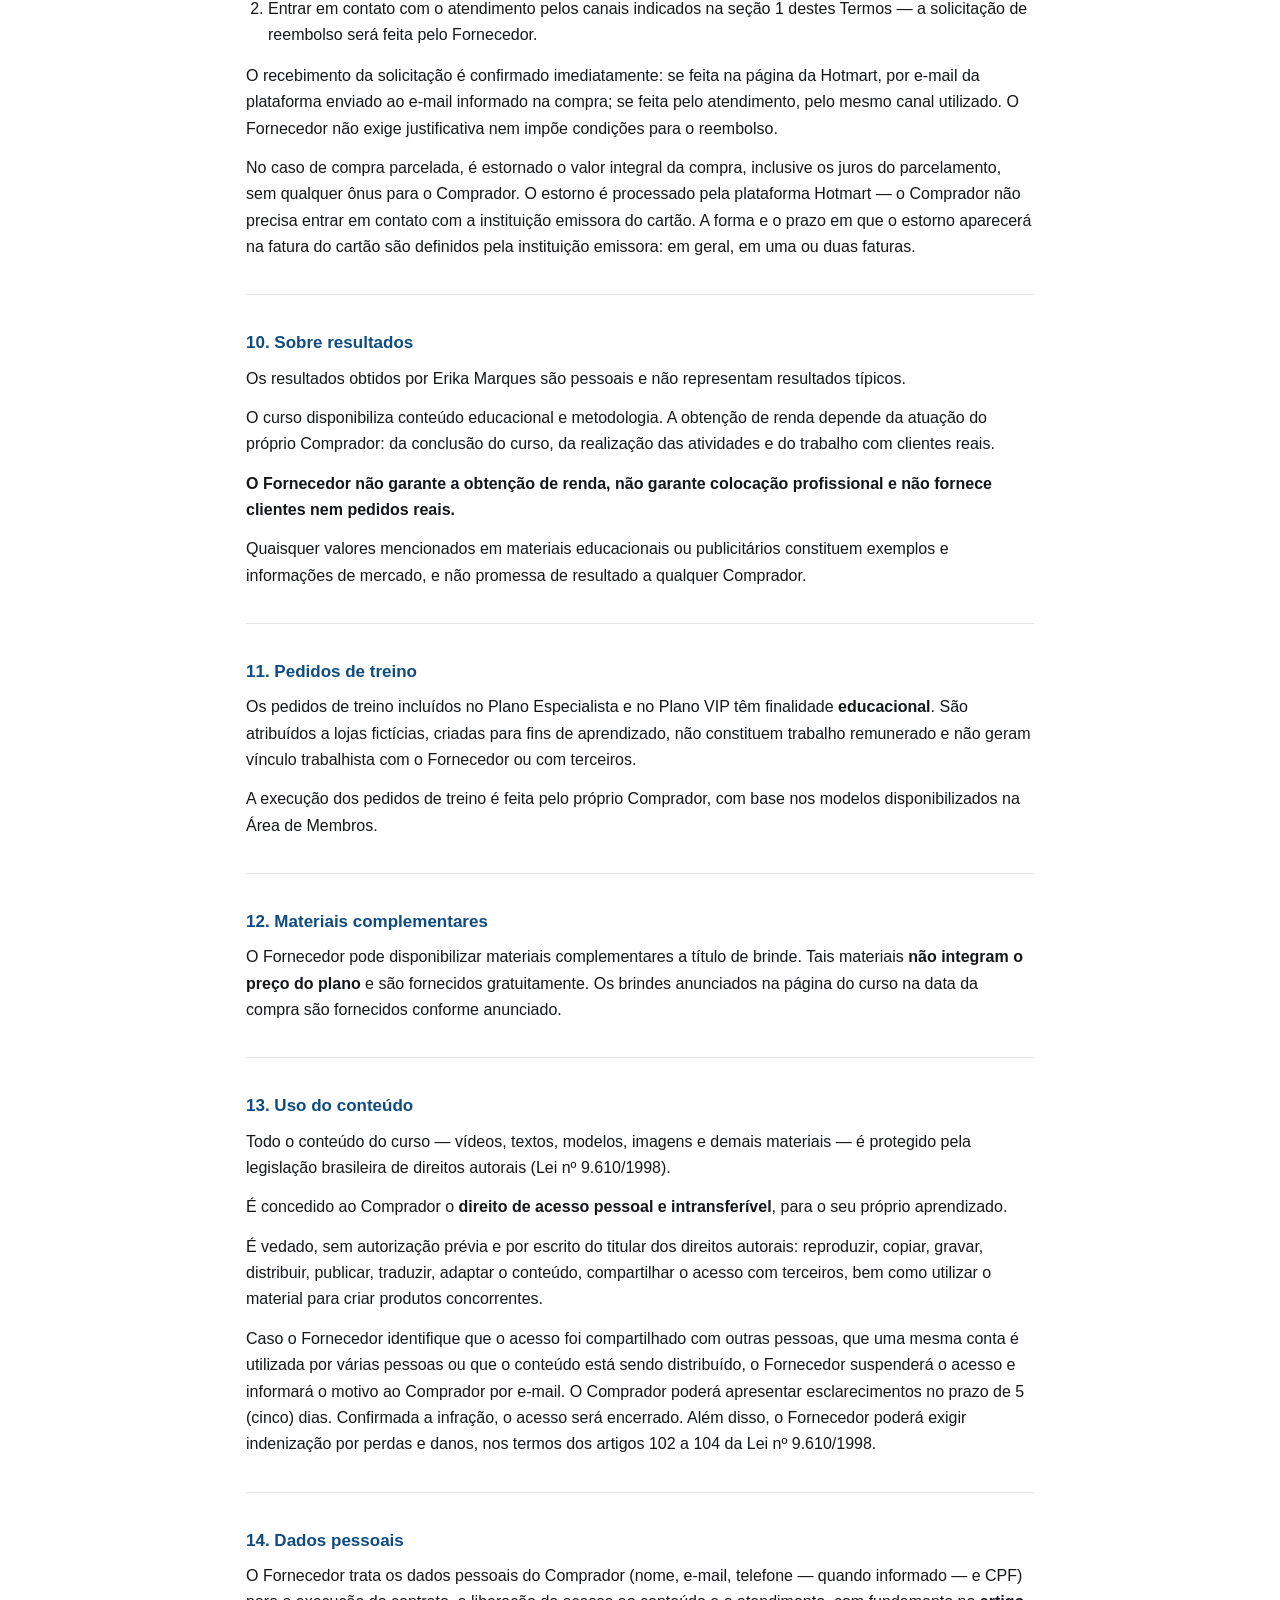
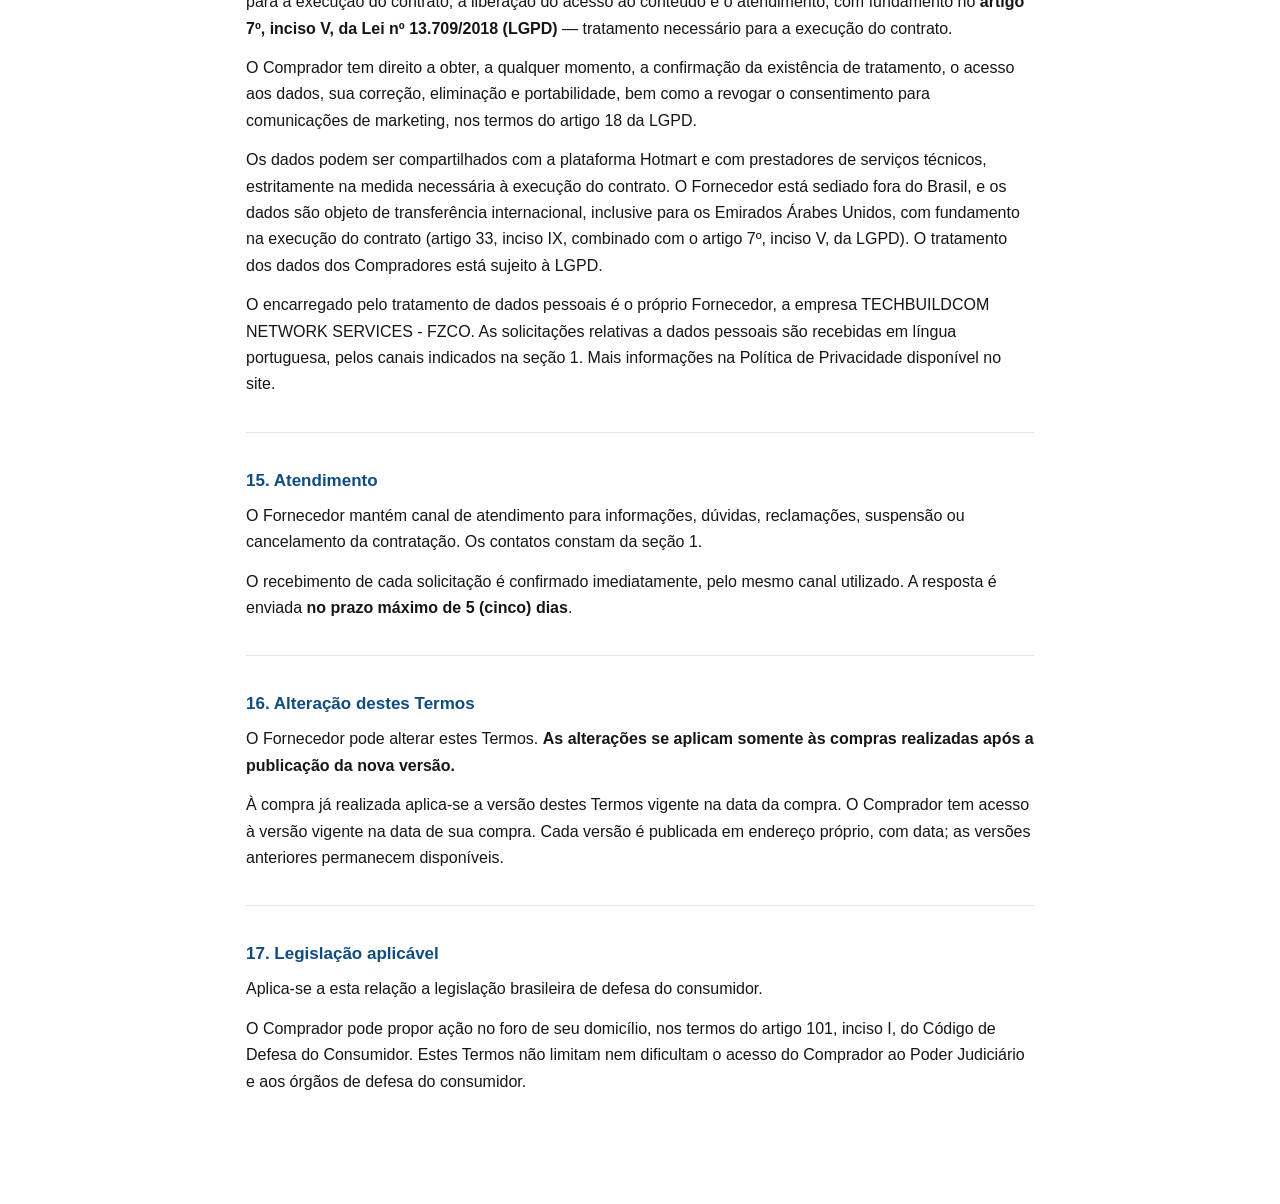
<file: final/termos/index.html>
<!DOCTYPE html>
<html lang="pt-BR">
<head>
<meta charset="utf-8">
<meta name="viewport" content="width=device-width, initial-scale=1">
<title>Termos de Compra — Especialista em Shopee</title>
<style>
:root{
  --bg:#ffffff; --fg:#14161a; --muted:#5b6370; --line:#e3e6ea;
  --accent:#0f4c81; --warn-bg:#fff8e1; --warn-line:#e8c14a; --code:#f4f6f8;
}
@media (prefers-color-scheme: dark){
  :root:not([data-theme="light"]){
    --bg:#15171b; --fg:#e8eaed; --muted:#9aa3ad; --line:#2b2f36;
    --accent:#7db3e0; --warn-bg:#2e2716; --warn-line:#8a6d1f; --code:#1d2026;
  }
}
:root[data-theme="dark"]{
  --bg:#15171b; --fg:#e8eaed; --muted:#9aa3ad; --line:#2b2f36;
  --accent:#7db3e0; --warn-bg:#2e2716; --warn-line:#8a6d1f; --code:#1d2026;
}
*{box-sizing:border-box; min-width:0}
html{max-width:100%}
body{
  margin:0; background:var(--bg); color:var(--fg);
  font:16px/1.65 -apple-system,BlinkMacSystemFont,"Segoe UI",Roboto,Helvetica,Arial,sans-serif;
  -webkit-text-size-adjust:100%; max-width:100%;
}
h1,h2,h3,h4,p,li,td,th,blockquote{overflow-wrap:break-word}
code{overflow-wrap:anywhere}
.wrap{max-width:820px; margin:0 auto; padding:48px 16px 96px}
h1{font-size:26px; line-height:1.25; margin:0 0 6px; letter-spacing:-.01em}
h2{font-size:21px; line-height:1.3; margin:46px 0 10px; padding-top:22px; border-top:1px solid var(--line)}
h3{font-size:17px; margin:30px 0 8px; color:var(--accent)}
h4{font-size:15px; margin:22px 0 6px}
p{margin:0 0 13px}
ul,ol{margin:0 0 14px; padding-left:22px}
li{margin:0 0 6px}
hr{border:0; border-top:1px solid var(--line); margin:34px 0}
blockquote{
  margin:16px 0; padding:14px 18px; background:var(--code);
  border-left:3px solid var(--accent); border-radius:0 6px 6px 0;
}
blockquote p:last-child{margin-bottom:0}
em{color:var(--muted); font-style:italic}
code{background:var(--code); padding:2px 5px; border-radius:4px; font-size:.9em}
.tw{max-width:100%; overflow-x:auto; margin:16px 0; -webkit-overflow-scrolling:touch}
table{border-collapse:collapse; width:100%; font-size:14.5px}
th,td{border:1px solid var(--line); padding:9px 11px; text-align:left; vertical-align:top}
th{background:var(--code); font-weight:600}
.meta{color:var(--muted); font-size:14px; margin-bottom:26px}
.warn{background:var(--warn-bg); border-left:3px solid var(--warn-line); padding:12px 16px; margin:14px 0; border-radius:0 6px 6px 0}
@media (max-width:600px){ .wrap{padding:28px 16px 72px} h1{font-size:22px} h2{font-size:19px} }
</style>
</head>
<body>
<div class="wrap">
<h1>TERMOS DE COMPRA</h1>
<h2>Curso “Especialista em Shopee — Método Erika Marques”</h2>
<p>Última atualização: 29/09/2026</p>
<hr />
<h3>1. Identificação do Fornecedor</h3>
<p>Fornecedor do conteúdo educacional:</p>
<blockquote>
<p><strong>TECHBUILDCOM NETWORK SERVICES - FZCO</strong><br />
Licença comercial nº 78028, emitida pela Dubai Integrated Economic Zones Authority<br />
Vigência da licença: 21/01/2026 a 20/01/2027<br />
Endereço: IFZA Properties, DSO-IFZA, Dubai Silicon Oasis, Dubai, Emirados Árabes Unidos<br />
E-mail: contato@ericamarques.com<br />
Canal de atendimento: WhatsApp +55 71 8762-7227</p>
</blockquote>
<p>O recebimento e o processamento dos pagamentos são realizados pela plataforma <strong>Hotmart</strong>, na condição de intermediadora tecnológica e de pagamentos. A plataforma não é fornecedora do conteúdo educacional.</p>
<p>Aplica-se a esta relação a legislação brasileira de defesa do consumidor, em especial a Lei nº 8.078/1990 (Código de Defesa do Consumidor) e o Decreto nº 7.962/2013.</p>
<hr />
<h3>2. O que o Comprador recebe</h3>
<p>O Comprador adquire o <strong>acesso ao conteúdo educacional</strong> do curso “Especialista em Shopee — Método Erika Marques”, disponibilizado na Área de Membros da plataforma Hotmart, pelo prazo previsto no plano escolhido.</p>
<p>O curso é composto por módulos. A composição e o volume do conteúdo podem ser <strong>ampliados</strong> durante o prazo de acesso, sem custo adicional.</p>
<p>O objeto deste contrato é a disponibilização de acesso ao conteúdo, e não a obtenção, pelo Comprador, de qualquer resultado comercial ou financeiro.</p>
<hr />
<h3>3. Quem pode comprar</h3>
<p>A compra pode ser realizada por <strong>pessoas maiores de 18 anos</strong>.</p>
<p>Pessoas maiores de 16 e menores de 18 anos somente podem realizar a compra com a assistência de seu representante legal (pai, mãe ou tutor). Pessoas menores de 16 anos, somente por meio de seu representante legal, que atuará em seu nome.</p>
<p>Ao finalizar a compra, o Comprador declara atender a esse requisito.</p>
<hr />
<h3>4. Planos e conteúdo</h3>
<h4>Plano Start — R$ 299</h4>
<ul>
<li>acesso à parte introdutória do curso e às frentes “fichas de produto” e “tratamento de imagens”: mais de 25 aulas</li>
<li>atividades práticas</li>
<li>prazo de acesso: <strong>2 meses</strong></li>
</ul>
<h4>Plano Especialista — R$ 399</h4>
<ul>
<li>acesso a todos os módulos e frentes de trabalho do curso: mais de 55 aulas</li>
<li>atividades práticas</li>
<li>simulador de treino</li>
<li><strong>no mínimo 4 pedidos de treino</strong>, elaborados segundo o método de Erika Marques</li>
<li>transmissões ao vivo com Erika Marques</li>
<li>certificado com o nome do Comprador ao concluir o curso, nas condições descritas na Área de Membros</li>
<li>tira-dúvidas sobre o conteúdo do curso com a equipe de Erika Marques</li>
<li>prazo de acesso: <strong>6 meses</strong></li>
</ul>
<h4>Plano VIP — R$ 599</h4>
<ul>
<li>tudo o que está incluído no Plano Especialista</li>
<li><strong>no mínimo 8 pedidos de treino</strong>, elaborados segundo o método de Erika Marques</li>
<li>prazo de acesso: <strong>12 meses</strong></li>
</ul>
<p>A composição de cada plano é definida por esta seção. Materiais além dos aqui listados são disponibilizados nos termos da seção 12.</p>
<hr />
<h3>5. Preço, formas de pagamento e parcelamento</h3>
<h4>5.1. Preço</h4>
<p>Os preços são expressos em reais (R$):</p>
<div class="tw"><table>
<thead>
<tr>
<th>Plano</th>
<th>Preço à vista</th>
</tr>
</thead>
<tbody>
<tr>
<td>Plano Start</td>
<td>R$ 299,00</td>
</tr>
<tr>
<td>Plano Especialista</td>
<td>R$ 399,00</td>
</tr>
<tr>
<td>Plano VIP</td>
<td>R$ 599,00</td>
</tr>
</tbody>
</table></div>
<p>Os preços atualizados estão disponíveis no site do curso: ericamarques.com.</p>
<h4>5.2. Formas de pagamento</h4>
<ul>
<li>cartão de crédito: à vista ou parcelado em até 12 vezes;</li>
<li>Pix: somente à vista.</li>
</ul>
<p>Se o limite do cartão de crédito não for suficiente, a página de pagamento poderá oferecer o pagamento de parte do valor no cartão e do restante via Pix.</p>
<h4>5.3. Parcelamento — condições completas</h4>
<p>O pagamento com cartão de crédito pode ser parcelado em até 12 vezes. <strong>Os juros do parcelamento são pagos pelo Comprador.</strong></p>
<div class="tw"><table>

<thead>
<tr>
<th>Plano</th>
<th>À vista</th>
<th>Parcelado</th>
<th>Total com juros</th>
<th>Valor dos juros</th>
</tr>
</thead>
<tbody>
<tr>
<td>Plano Start</td>
<td>R$ 299,00</td>
<td>12 × R$ 30,92</td>
<td>R$ 371,04</td>
<td>R$ 72,04</td>
</tr>
<tr>
<td>Plano Especialista</td>
<td>R$ 399,00</td>
<td>12 × R$ 41,27</td>
<td>R$ 495,24</td>
<td>R$ 96,24</td>
</tr>
<tr>
<td>Plano VIP</td>
<td>R$ 599,00</td>
<td>12 × R$ 61,95</td>
<td>R$ 743,40</td>
<td>R$ 144,40</td>
</tr>
</tbody>
</table></div>
<p><strong>Taxa efetiva mensal: 3,49%.</strong><br />
<strong>Taxa efetiva anual: 50,93%.</strong></p>
<p>O parcelamento é realizado no cartão de crédito do Comprador por meio da plataforma Hotmart. A taxa de juros do parcelamento — 3,49% ao mês — é definida pela plataforma. As parcelas são cobradas mensalmente na fatura do cartão de crédito. O número de parcelas, o valor de cada parcela e o valor total são exibidos na página de pagamento antes da confirmação da compra.</p>
<p><strong>Custo Efetivo Total (CET) anual</strong> — calculado com base no valor efetivo das parcelas, arredondadas ao centavo: Plano Start — 50,90% · Plano Especialista — 50,96% · Plano VIP — 50,93%. O Fornecedor não cobra nenhum encargo além do preço do plano.</p>
<p><strong>Agente financiador:</strong> a instituição financeira emissora do cartão de crédito do Comprador.</p>
<p>O Fornecedor não cobra juros de mora. As condições de atraso são regidas pelo contrato entre o Comprador e a instituição emissora do cartão.</p>
<p>É assegurado ao Comprador o direito à liquidação antecipada do débito, total ou parcial, sem custo adicional e com redução proporcional dos juros e demais acréscimos, podendo exercê-lo junto à instituição emissora do cartão de crédito.</p>
<hr />
<h3>6. Liberação do acesso</h3>
<p>A partir da confirmação do pagamento, o Comprador recebe acesso à Área de Membros na plataforma Hotmart. Os dados de acesso são enviados para o e-mail informado na compra.</p>
<p><strong>Os módulos do curso são liberados na Área de Membros de forma progressiva</strong>, conforme o cronograma do curso. Todo o conteúdo incluído no plano é liberado dentro do prazo de acesso do plano.</p>
<hr />
<h3>7. Condições técnicas e dados do Comprador</h3>
<p>Para acessar o conteúdo, são necessários um dispositivo com acesso à internet e um navegador atualizado. O conteúdo é disponibilizado em formato de vídeo e de arquivos de texto na Área de Membros da plataforma Hotmart.</p>
<p>O Comprador é responsável pela exatidão do e-mail e dos demais dados informados na compra. Caso os dados de acesso não sejam recebidos, o Comprador deve entrar em contato pelos canais indicados na seção 1, e o acesso será liberado.</p>
<hr />
<h3>8. Prazo de acesso</h3>
<p>O prazo de acesso é contado a partir da data do pagamento. Considera-se data do pagamento o dia em que a plataforma confirmar a compra; no pagamento parcelado, o dia em que a compra foi realizada, e não as datas das parcelas mensais.</p>
<div class="tw"><table>
<thead>
<tr>
<th>Plano</th>
<th>Prazo de acesso</th>
</tr>
</thead>
<tbody>
<tr>
<td>Plano Start</td>
<td>2 meses</td>
</tr>
<tr>
<td>Plano Especialista</td>
<td>6 meses</td>
</tr>
<tr>
<td>Plano VIP</td>
<td>12 meses</td>
</tr>
</tbody>
</table></div>
<p><strong>Ao término do prazo, o acesso ao conteúdo é encerrado.</strong> A prorrogação do prazo não está incluída no preço e poderá ser oferecida separadamente.</p>
<hr />
<h3>9. Direito de arrependimento — 7 dias</h3>
<p>O Comprador pode desistir da compra <strong>no prazo de 7 (sete) dias</strong>, contados da data da compra ou da liberação do acesso, o que ocorrer por último, sem necessidade de justificativa.</p>
<p>Esse direito está previsto no <strong>artigo 49 do Código de Defesa do Consumidor</strong> e não constitui garantia adicional oferecida pelo Fornecedor.</p>
<p>Exercido o direito de arrependimento nesse prazo, o reembolso <strong>do valor integral pago</strong> é processado de imediato, com atualização monetária.</p>
<p><strong>Como solicitar — por qualquer uma das duas formas:</strong></p>
<ol type="1">
<li>Na página de reembolsos da plataforma Hotmart: https://refund.hotmart.com/ — informar o número da transação (começa com “HP”; ele consta do e-mail de acesso ao curso e da seção “Minhas compras” da conta Hotmart) e confirmar a solicitação com o código de verificação enviado para o e-mail informado na compra.</li>
<li>Entrar em contato com o atendimento pelos canais indicados na seção 1 destes Termos — a solicitação de reembolso será feita pelo Fornecedor.</li>
</ol>
<p>O recebimento da solicitação é confirmado imediatamente: se feita na página da Hotmart, por e-mail da plataforma enviado ao e-mail informado na compra; se feita pelo atendimento, pelo mesmo canal utilizado. O Fornecedor não exige justificativa nem impõe condições para o reembolso.</p>
<p>No caso de compra parcelada, é estornado o valor integral da compra, inclusive os juros do parcelamento, sem qualquer ônus para o Comprador. O estorno é processado pela plataforma Hotmart — o Comprador não precisa entrar em contato com a instituição emissora do cartão. A forma e o prazo em que o estorno aparecerá na fatura do cartão são definidos pela instituição emissora: em geral, em uma ou duas faturas.</p>
<hr />
<h3>10. Sobre resultados</h3>
<p>Os resultados obtidos por Erika Marques são pessoais e não representam resultados típicos.</p>
<p>O curso disponibiliza conteúdo educacional e metodologia. A obtenção de renda depende da atuação do próprio Comprador: da conclusão do curso, da realização das atividades e do trabalho com clientes reais.</p>
<p><strong>O Fornecedor não garante a obtenção de renda, não garante colocação profissional e não fornece clientes nem pedidos reais.</strong></p>
<p>Quaisquer valores mencionados em materiais educacionais ou publicitários constituem exemplos e informações de mercado, e não promessa de resultado a qualquer Comprador.</p>
<hr />
<h3>11. Pedidos de treino</h3>
<p>Os pedidos de treino incluídos no Plano Especialista e no Plano VIP têm finalidade <strong>educacional</strong>. São atribuídos a lojas fictícias, criadas para fins de aprendizado, não constituem trabalho remunerado e não geram vínculo trabalhista com o Fornecedor ou com terceiros.</p>
<p>A execução dos pedidos de treino é feita pelo próprio Comprador, com base nos modelos disponibilizados na Área de Membros.</p>
<hr />
<h3>12. Materiais complementares</h3>
<p>O Fornecedor pode disponibilizar materiais complementares a título de brinde. Tais materiais <strong>não integram o preço do plano</strong> e são fornecidos gratuitamente. Os brindes anunciados na página do curso na data da compra são fornecidos conforme anunciado.</p>
<hr />
<h3>13. Uso do conteúdo</h3>
<p>Todo o conteúdo do curso — vídeos, textos, modelos, imagens e demais materiais — é protegido pela legislação brasileira de direitos autorais (Lei nº 9.610/1998).</p>
<p>É concedido ao Comprador o <strong>direito de acesso pessoal e intransferível</strong>, para o seu próprio aprendizado.</p>
<p>É vedado, sem autorização prévia e por escrito do titular dos direitos autorais: reproduzir, copiar, gravar, distribuir, publicar, traduzir, adaptar o conteúdo, compartilhar o acesso com terceiros, bem como utilizar o material para criar produtos concorrentes.</p>
<p>Caso o Fornecedor identifique que o acesso foi compartilhado com outras pessoas, que uma mesma conta é utilizada por várias pessoas ou que o conteúdo está sendo distribuído, o Fornecedor suspenderá o acesso e informará o motivo ao Comprador por e-mail. O Comprador poderá apresentar esclarecimentos no prazo de 5 (cinco) dias. Confirmada a infração, o acesso será encerrado. Além disso, o Fornecedor poderá exigir indenização por perdas e danos, nos termos dos artigos 102 a 104 da Lei nº 9.610/1998.</p>
<hr />
<h3>14. Dados pessoais</h3>
<p>O Fornecedor trata os dados pessoais do Comprador (nome, e-mail, telefone — quando informado — e CPF) para a execução do contrato, a liberação do acesso ao conteúdo e o atendimento, com fundamento no <strong>artigo 7º, inciso V, da Lei nº 13.709/2018 (LGPD)</strong> — tratamento necessário para a execução do contrato.</p>
<p>O Comprador tem direito a obter, a qualquer momento, a confirmação da existência de tratamento, o acesso aos dados, sua correção, eliminação e portabilidade, bem como a revogar o consentimento para comunicações de marketing, nos termos do artigo 18 da LGPD.</p>
<p>Os dados podem ser compartilhados com a plataforma Hotmart e com prestadores de serviços técnicos, estritamente na medida necessária à execução do contrato. O Fornecedor está sediado fora do Brasil, e os dados são objeto de transferência internacional, inclusive para os Emirados Árabes Unidos, com fundamento na execução do contrato (artigo 33, inciso IX, combinado com o artigo 7º, inciso V, da LGPD). O tratamento dos dados dos Compradores está sujeito à LGPD.</p>
<p>O encarregado pelo tratamento de dados pessoais é o próprio Fornecedor, a empresa TECHBUILDCOM NETWORK SERVICES - FZCO. As solicitações relativas a dados pessoais são recebidas em língua portuguesa, pelos canais indicados na seção 1. Mais informações na Política de Privacidade disponível no site.</p>
<hr />
<h3>15. Atendimento</h3>
<p>O Fornecedor mantém canal de atendimento para informações, dúvidas, reclamações, suspensão ou cancelamento da contratação. Os contatos constam da seção 1.</p>
<p>O recebimento de cada solicitação é confirmado imediatamente, pelo mesmo canal utilizado. A resposta é enviada <strong>no prazo máximo de 5 (cinco) dias</strong>.</p>
<hr />
<h3>16. Alteração destes Termos</h3>
<p>O Fornecedor pode alterar estes Termos. <strong>As alterações se aplicam somente às compras realizadas após a publicação da nova versão.</strong></p>
<p>À compra já realizada aplica-se a versão destes Termos vigente na data da compra. O Comprador tem acesso à versão vigente na data de sua compra. Cada versão é publicada em endereço próprio, com data; as versões anteriores permanecem disponíveis.</p>
<hr />
<h3>17. Legislação aplicável</h3>
<p>Aplica-se a esta relação a legislação brasileira de defesa do consumidor.</p>
<p>O Comprador pode propor ação no foro de seu domicílio, nos termos do artigo 101, inciso I, do Código de Defesa do Consumidor. Estes Termos não limitam nem dificultam o acesso do Comprador ao Poder Judiciário e aos órgãos de defesa do consumidor.</p>

</div>
</body>
</html>
</file>
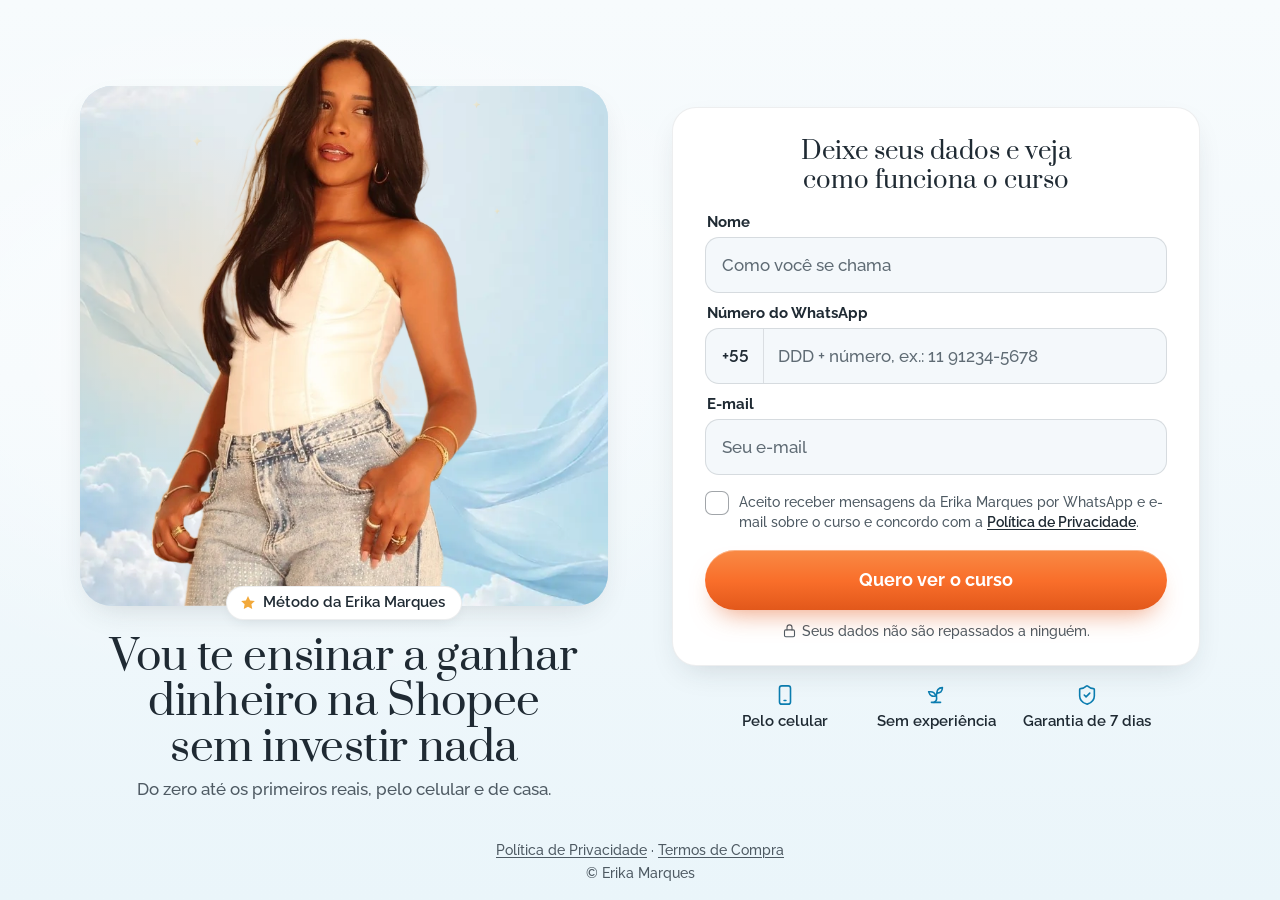
<file: final/cadastro.html>
<!doctype html>
<html lang="pt-BR">
<head>
<meta charset="utf-8">
<meta name="viewport" content="width=device-width, initial-scale=1, viewport-fit=cover">
<title>Especialista em Shopee — Método da Erika Marques</title>
<meta name="robots" content="noindex, nofollow">
<meta name="em-page" content="planb-cadastro">
<!-- Куда вести после заявки (продающий сайт). Сейчас — соседняя страница; боевой адрес Никита подставит сюда.
     Скрипт допишет к адресу метки из текущей ссылки (utm_*, fbclid и др.) и lead=1. -->
<meta name="em-next" content="index.html">
<meta name="theme-color" content="#EAF5FA">
<link rel="preconnect" href="https://fonts.googleapis.com">
<link rel="preconnect" href="https://fonts.gstatic.com" crossorigin>
<link rel="stylesheet" href="https://fonts.googleapis.com/css2?family=Prata&amp;family=Raleway:wght@500;600;700&amp;display=swap">
<link rel="preload" as="image" href="assets/img/hero-erika-cut-hd.webp" fetchpriority="high">
<link rel="stylesheet" href="assets/site.css">
<link rel="stylesheet" href="assets/cadastro.css">
</head>
<body class="cad">
<svg class="sprite" aria-hidden="true" focusable="false" xmlns="http://www.w3.org/2000/svg">
  <symbol id="i-starfill" viewBox="0 0 24 24"><path fill="currentColor" stroke="none" d="M12 2.8l2.8 5.7 6.3.9-4.55 4.43 1.07 6.27L12 17.1l-5.62 2.96 1.07-6.27L2.9 9.4l6.3-.9z"/></symbol>
  <symbol id="i-phone" viewBox="0 0 24 24"><rect width="12" height="20" x="6" y="2" rx="2.5"/><path d="M11 18h2"/></symbol>
  <symbol id="i-sprout" viewBox="0 0 24 24"><path d="M7 20h10"/><path d="M10 20c5.5-2.5.8-6.4 3-10"/><path d="M9.5 9.4c1.1.8 1.8 2.2 2.3 3.7-2 .4-3.5.4-4.8-.3-1.2-.6-2.3-1.9-3-4.2 2.8-.5 4.4 0 5.5.8z"/><path d="M14.1 6a7 7 0 0 0-1.1 4c1.9-.1 3.3-.6 4.3-1.4 1-1 1.6-2.3 1.7-4.6-2.7.1-4 1-4.9 2z"/></symbol>
  <symbol id="i-shield" viewBox="0 0 24 24"><path d="M20 13c0 5-3.5 7.5-7.66 8.95a1 1 0 0 1-.67-.01C7.5 20.5 4 18 4 13V6a1 1 0 0 1 1-1c2 0 4.5-1.2 6.24-2.72a1.17 1.17 0 0 1 1.52 0C14.51 3.81 17 5 19 5a1 1 0 0 1 1 1z"/><path d="m9 12 2 2 4-4"/></symbol>
  <symbol id="i-lock" viewBox="0 0 24 24"><rect width="16" height="11" x="4" y="11" rx="2"/><path d="M8 11V7a4 4 0 0 1 8 0v4"/></symbol>
</svg>

<main class="page cad-page">
  <!-- Верх: небо в скруглённой панели, Эрика выходит головой над панелью (классы сцены — общие, из site.css) -->
  <section class="cad-top" aria-labelledby="cad-title">
    <div class="hero__stage cad-stage">
      <div class="hero__photo" aria-hidden="true"><span class="hero__sky"></span><span class="hero__glow"></span></div>
      <div class="hero__cut"><img src="assets/img/hero-erika-cut-hd.webp" width="1050" height="1400" alt="Erika Marques" fetchpriority="high" decoding="async"></div>
      <span class="hero__sparks" aria-hidden="true"><i class="hero__spark hero__spark--1"></i><i class="hero__spark hero__spark--2"></i><i class="hero__spark hero__spark--3"></i></span>
    </div>
    <div class="cad-head">
      <p class="cad-badge"><svg class="i" aria-hidden="true" focusable="false"><use href="#i-starfill"/></svg><span>Método da Erika Marques</span></p>
      <h1 class="cad-title" id="cad-title">Vou te ensinar a ganhar dinheiro na Shopee sem investir nada</h1>
      <p class="cad-lead">Do zero até os primeiros reais, pelo celular e de casa.</p>
    </div>
  </section>

  <!-- Форма. data-optin-required="1": галочка обязательна; "0" — необязательна и уходит только в whatsapp_optin. -->
  <section class="cad-body" aria-labelledby="cad-form-title">
    <form class="card cad-card" id="lead-form" data-optin-required="1" novalidate>
      <h2 class="cad-card__title" id="cad-form-title">Deixe seus dados e veja como funciona o curso</h2>

      <div class="cad-field">
        <label class="cad-label" for="f-name">Nome</label>
        <input class="cad-input" id="f-name" name="name" type="text" autocomplete="name" autocapitalize="words" enterkeyhint="next" placeholder="Como você se chama" maxlength="100" required aria-describedby="err-name">
        <p class="cad-err" id="err-name" aria-live="polite"></p>
      </div>

      <div class="cad-field">
        <label class="cad-label" for="f-whatsapp">Número do WhatsApp</label>
        <div class="cad-tel">
          <label class="cad-tel__cc" for="f-whatsapp">+55</label>
          <input class="cad-input" id="f-whatsapp" name="whatsapp" type="tel" inputmode="tel" autocomplete="tel" enterkeyhint="next" placeholder="DDD + número, ex.: 11 91234-5678" maxlength="24" required aria-describedby="err-whatsapp">
        </div>
        <p class="cad-err" id="err-whatsapp" aria-live="polite"></p>
      </div>

      <div class="cad-field">
        <label class="cad-label" for="f-email">E-mail</label>
        <input class="cad-input" id="f-email" name="email" type="email" inputmode="email" autocomplete="email" autocapitalize="off" spellcheck="false" enterkeyhint="done" placeholder="Seu e-mail" maxlength="160" required aria-describedby="err-email">
        <p class="cad-err" id="err-email" aria-live="polite"></p>
      </div>

      <div class="cad-hp" aria-hidden="true">
        <label for="f-website">Website</label>
        <input id="f-website" name="website" type="text" tabindex="-1" autocomplete="off">
      </div>

      <div class="cad-consent">
        <label class="cad-check">
          <input class="cad-check__box" id="f-consent" name="whatsapp_optin" type="checkbox" value="1" aria-describedby="err-consent">
          <span class="cad-check__text">Aceito receber mensagens da Erika Marques por WhatsApp e e-mail sobre o curso e concordo com a <a href="privacidade/" target="_blank" rel="noopener">Política de Privacidade</a>.</span>
        </label>
        <p class="cad-err" id="err-consent" aria-live="polite"></p>
      </div>

      <button class="btn is-shine cad-submit" type="submit"><span class="cad-submit__label">Quero ver o curso</span></button>
      <p class="cad-note"><svg class="i" aria-hidden="true" focusable="false"><use href="#i-lock"/></svg><span>Seus dados não são repassados a ninguém.</span></p>
    </form>

    <ul class="cad-trust">
      <li><svg class="i" aria-hidden="true" focusable="false"><use href="#i-phone"/></svg><span>Pelo celular</span></li>
      <li><svg class="i" aria-hidden="true" focusable="false"><use href="#i-sprout"/></svg><span>Sem experiência</span></li>
      <li><svg class="i" aria-hidden="true" focusable="false"><use href="#i-shield"/></svg><span>Garantia de 7 dias</span></li>
    </ul>
  </section>

  <footer class="cad-foot">
    <p class="cad-foot__links"><a href="privacidade/">Política de Privacidade</a> · <a href="termos/">Termos de Compra</a></p>
    <p class="cad-foot__copy">© Erika Marques</p>
  </footer>
</main>

<script src="assets/cadastro.js" defer></script>
</body>
</html>
</file>
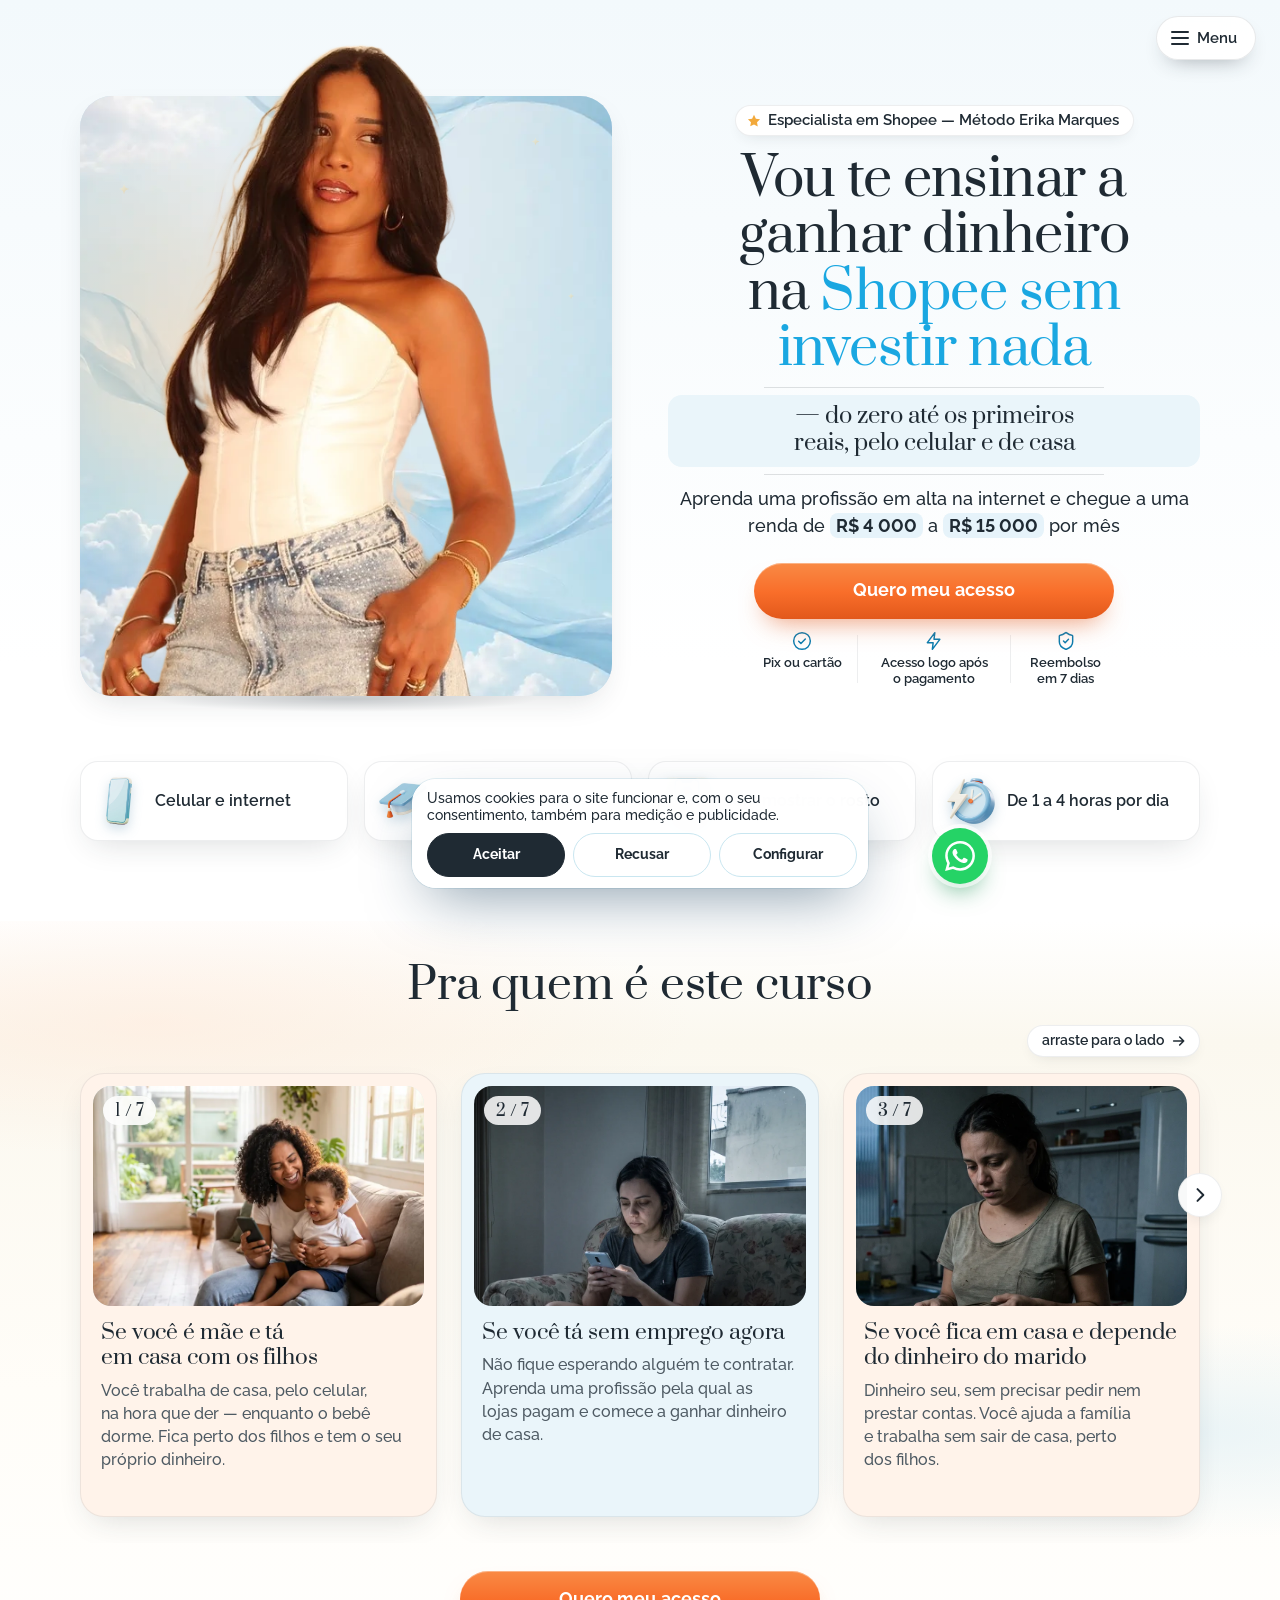
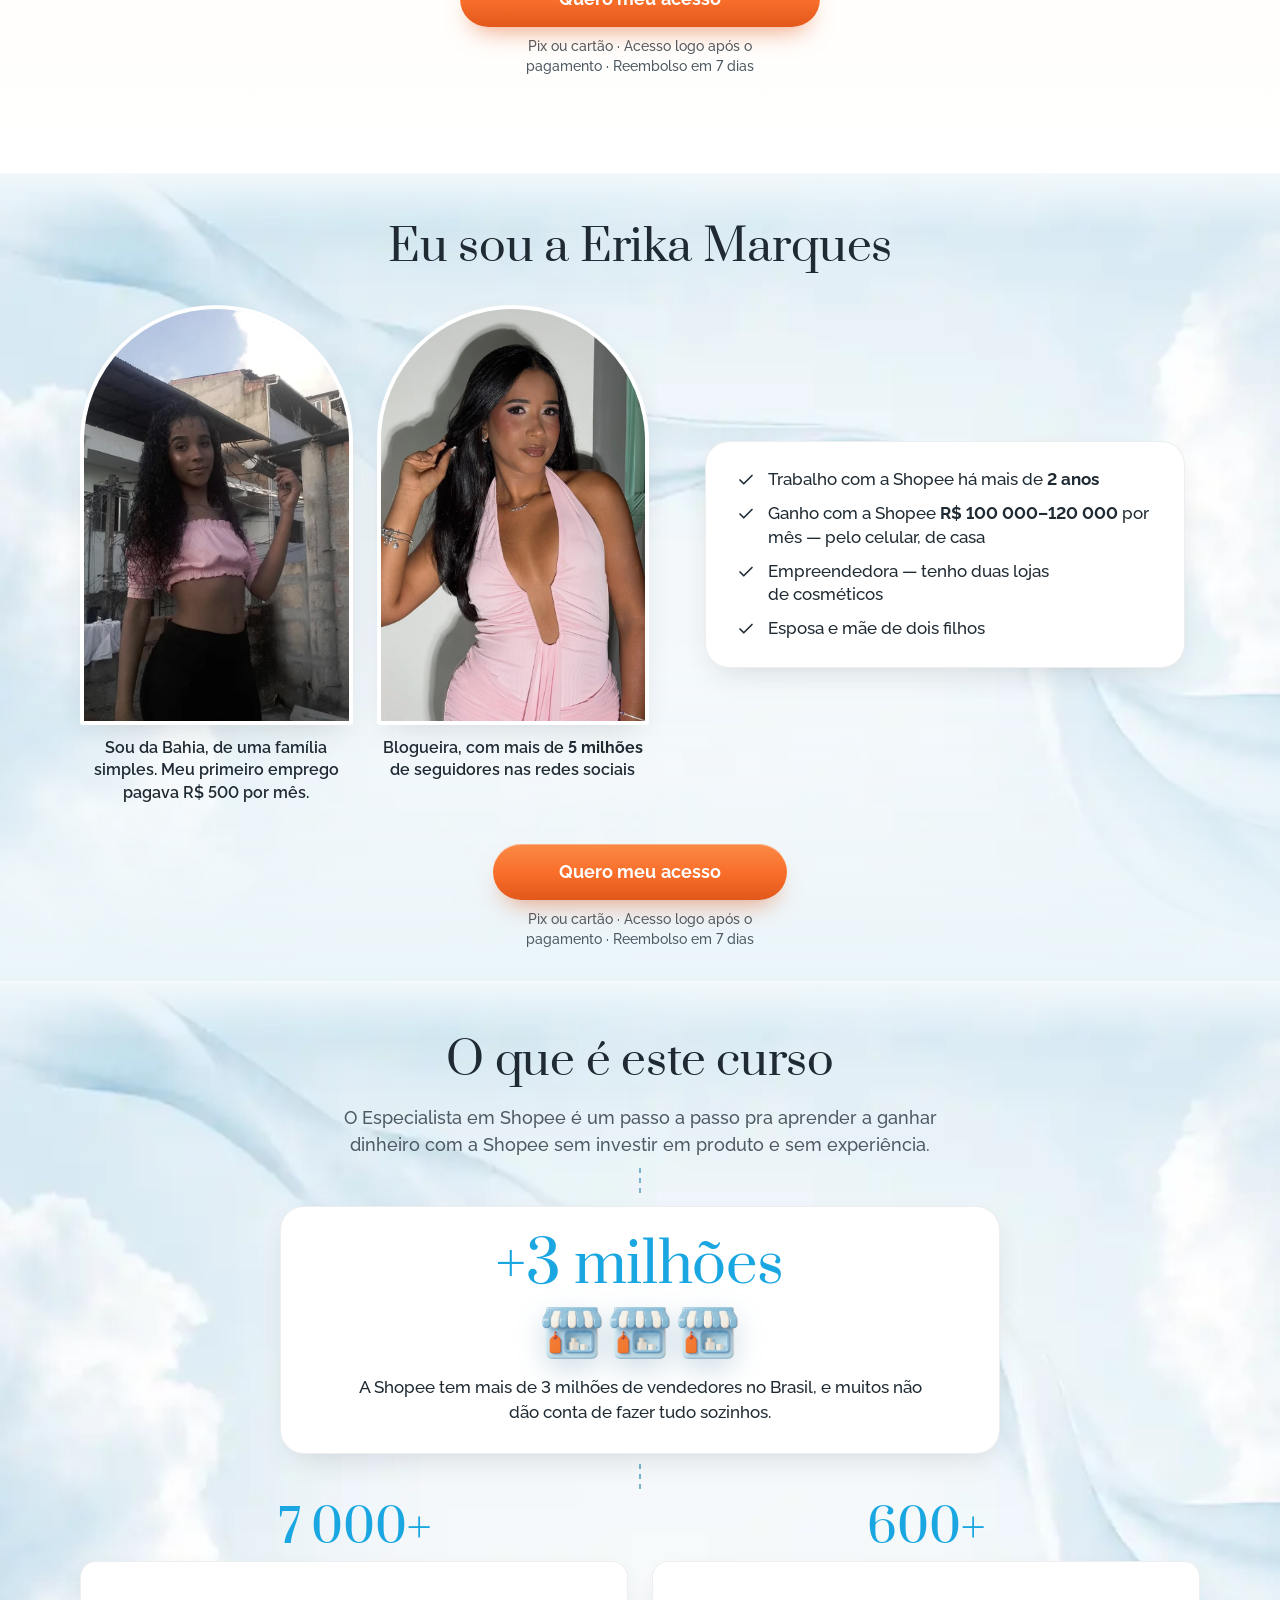
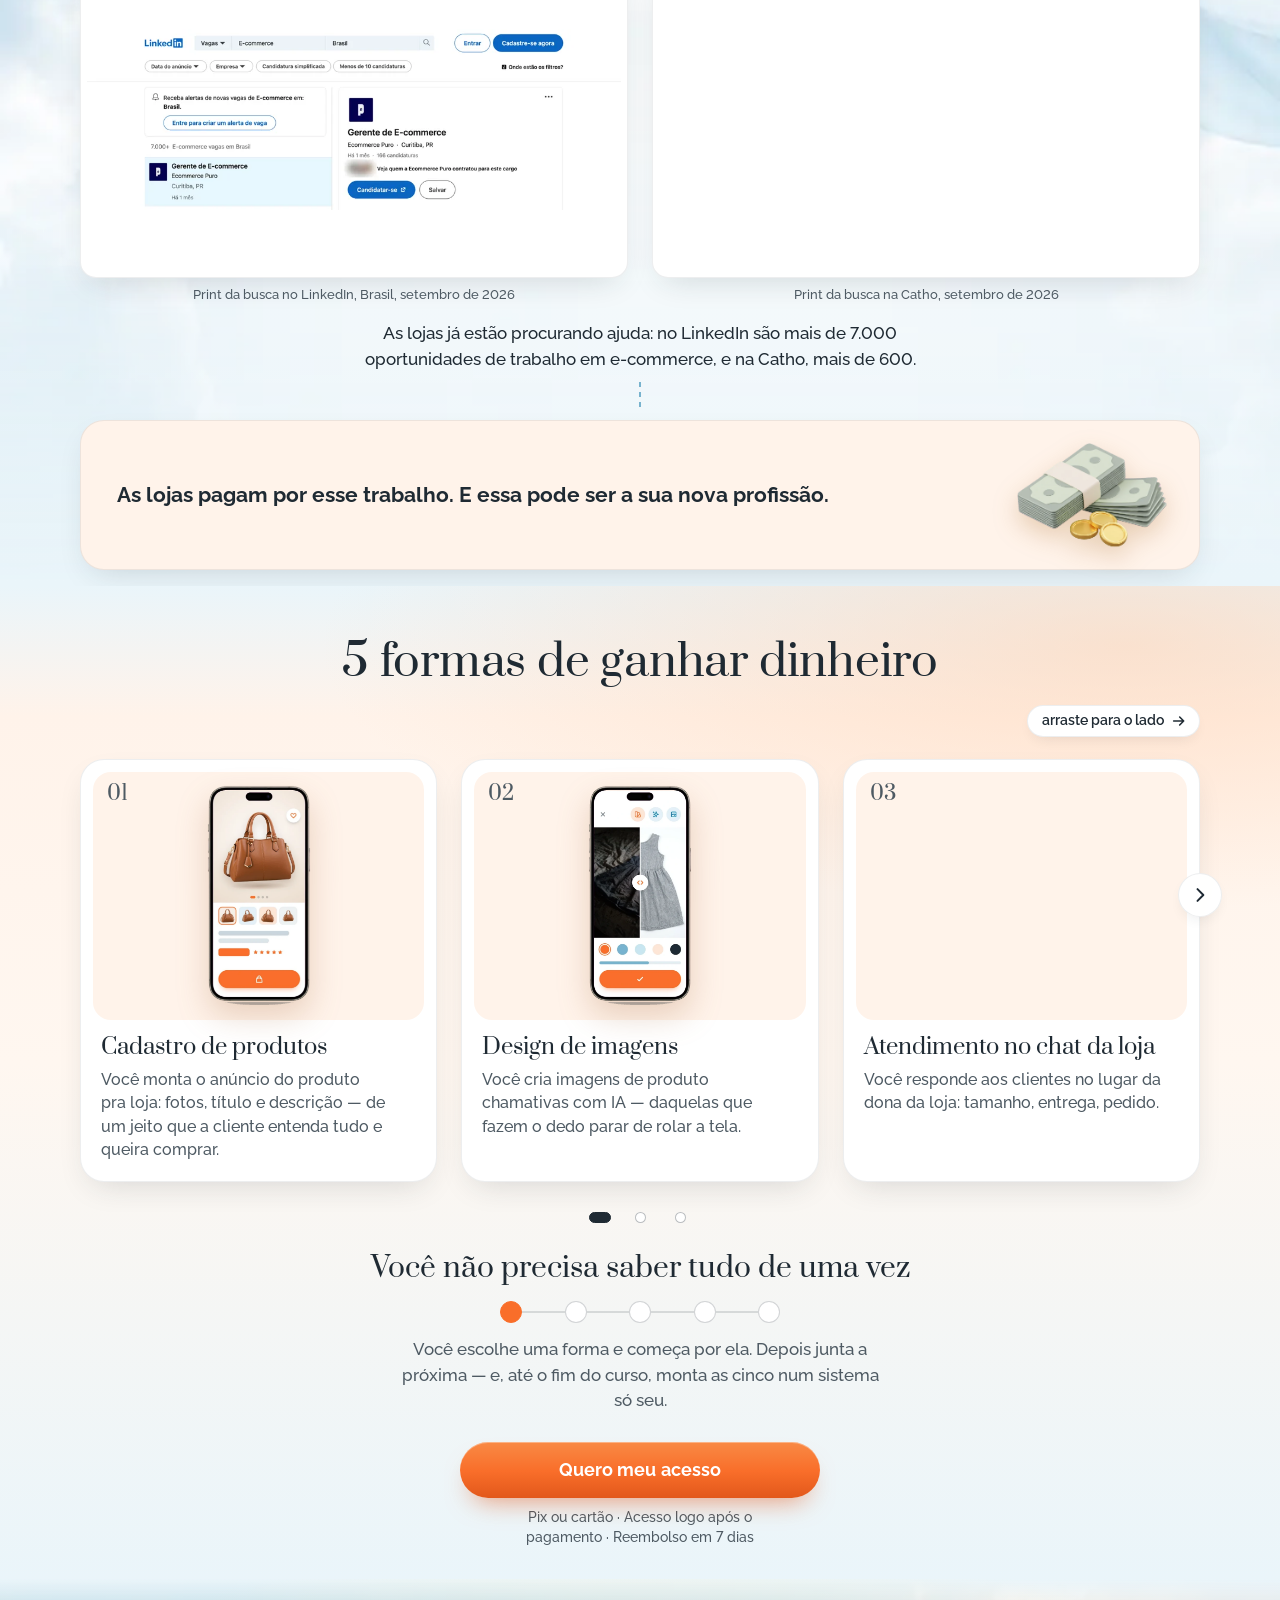
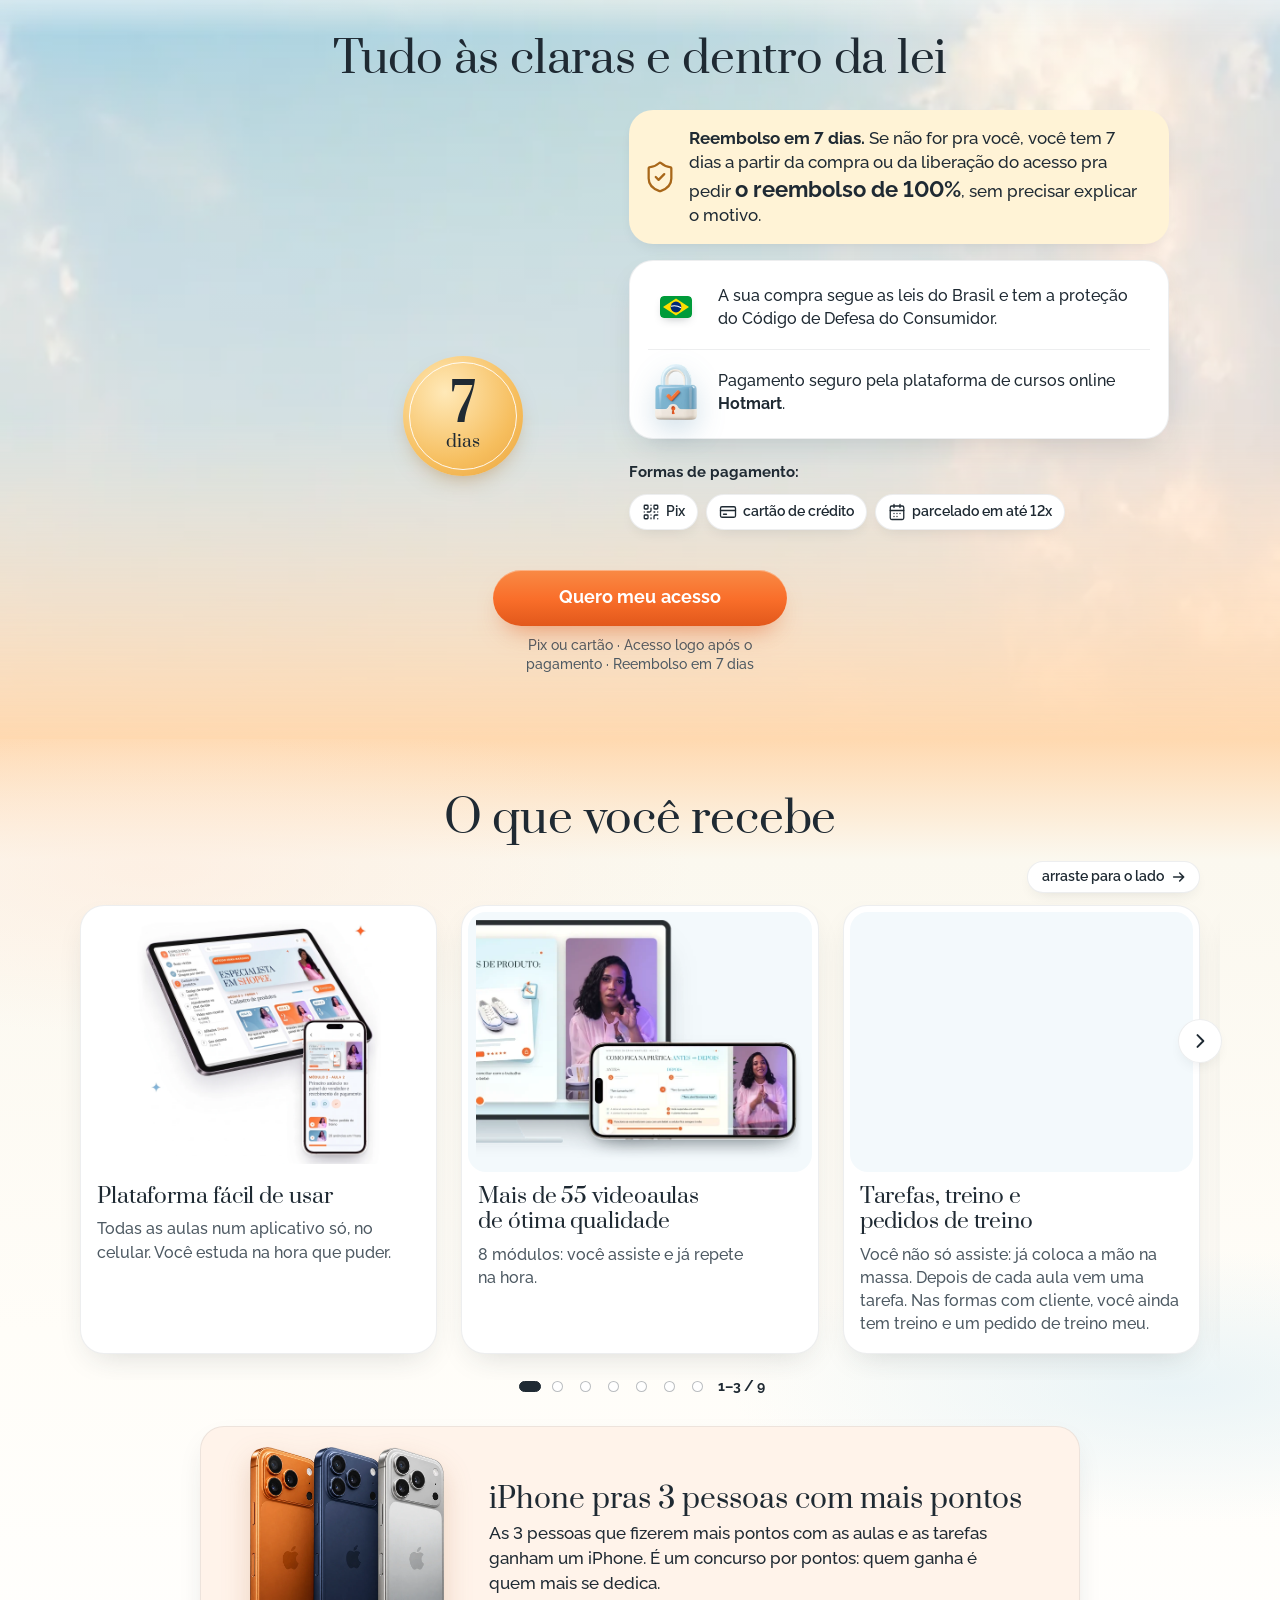
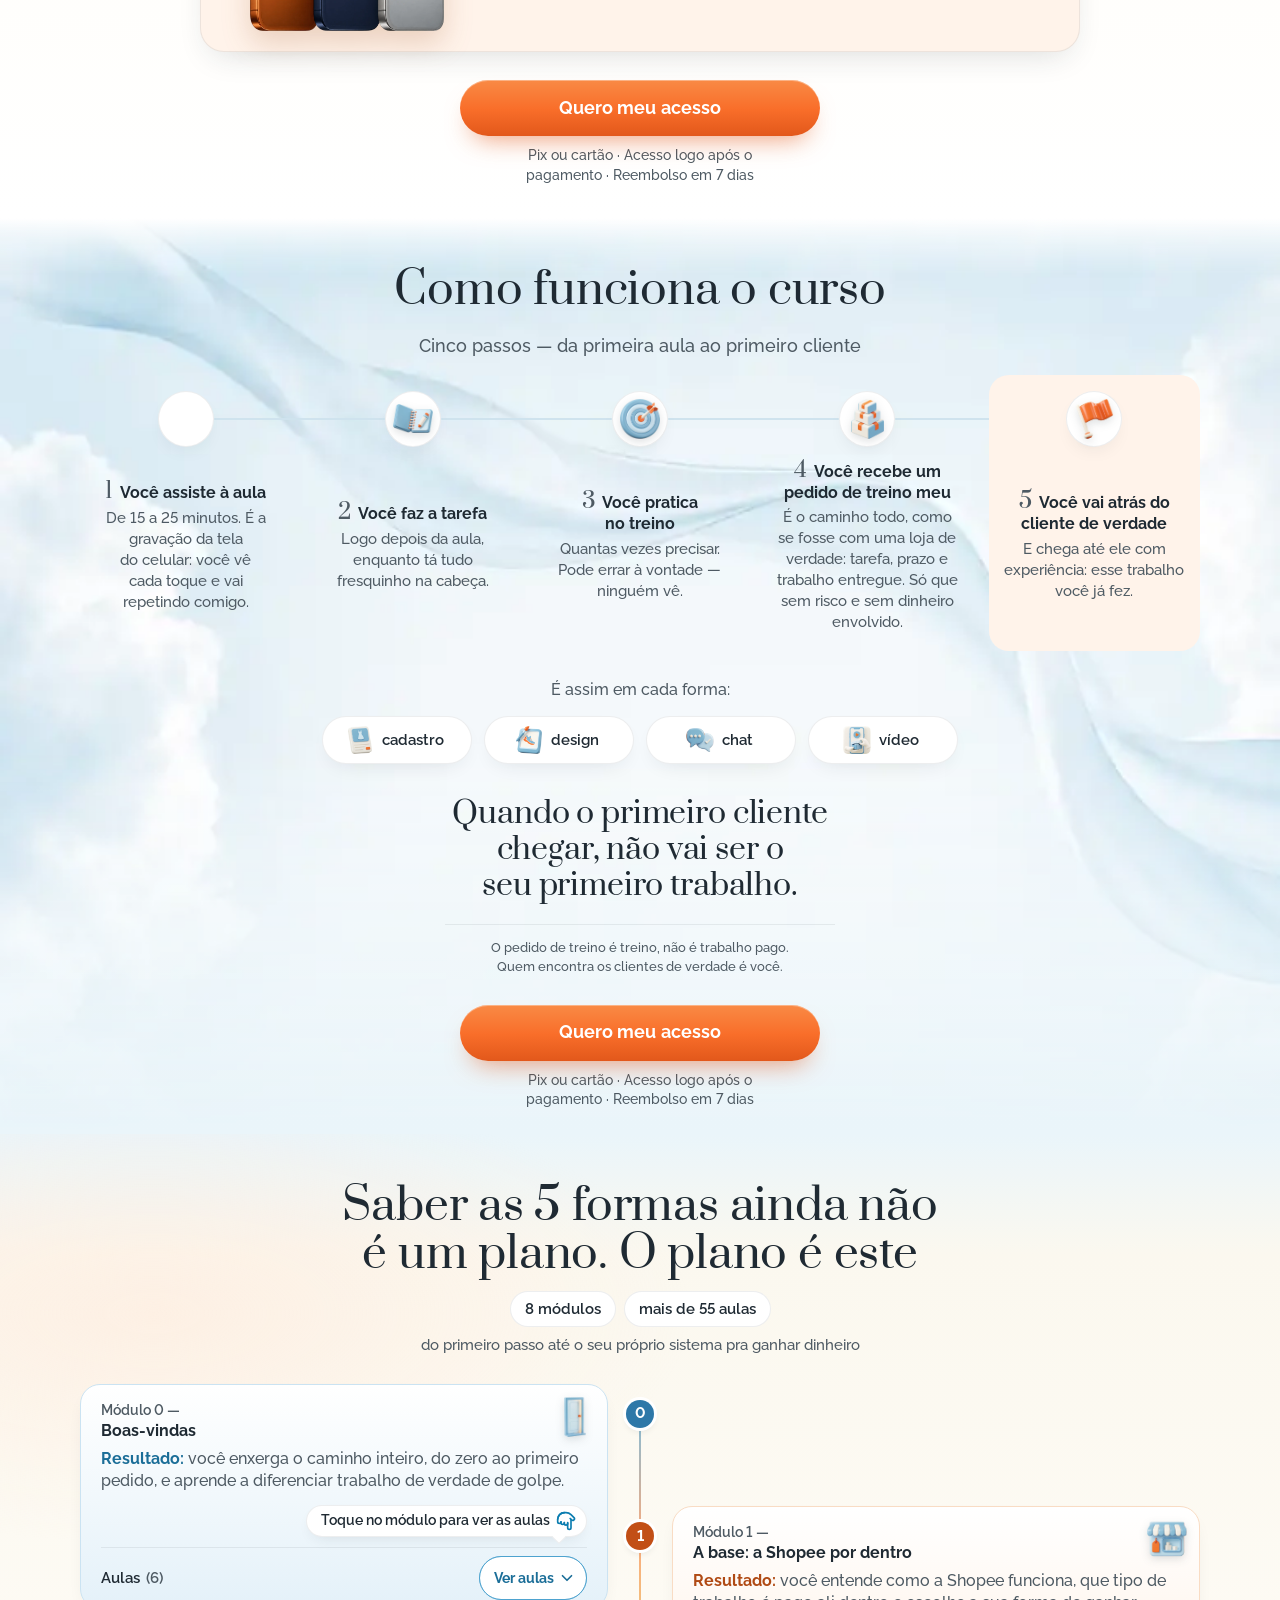
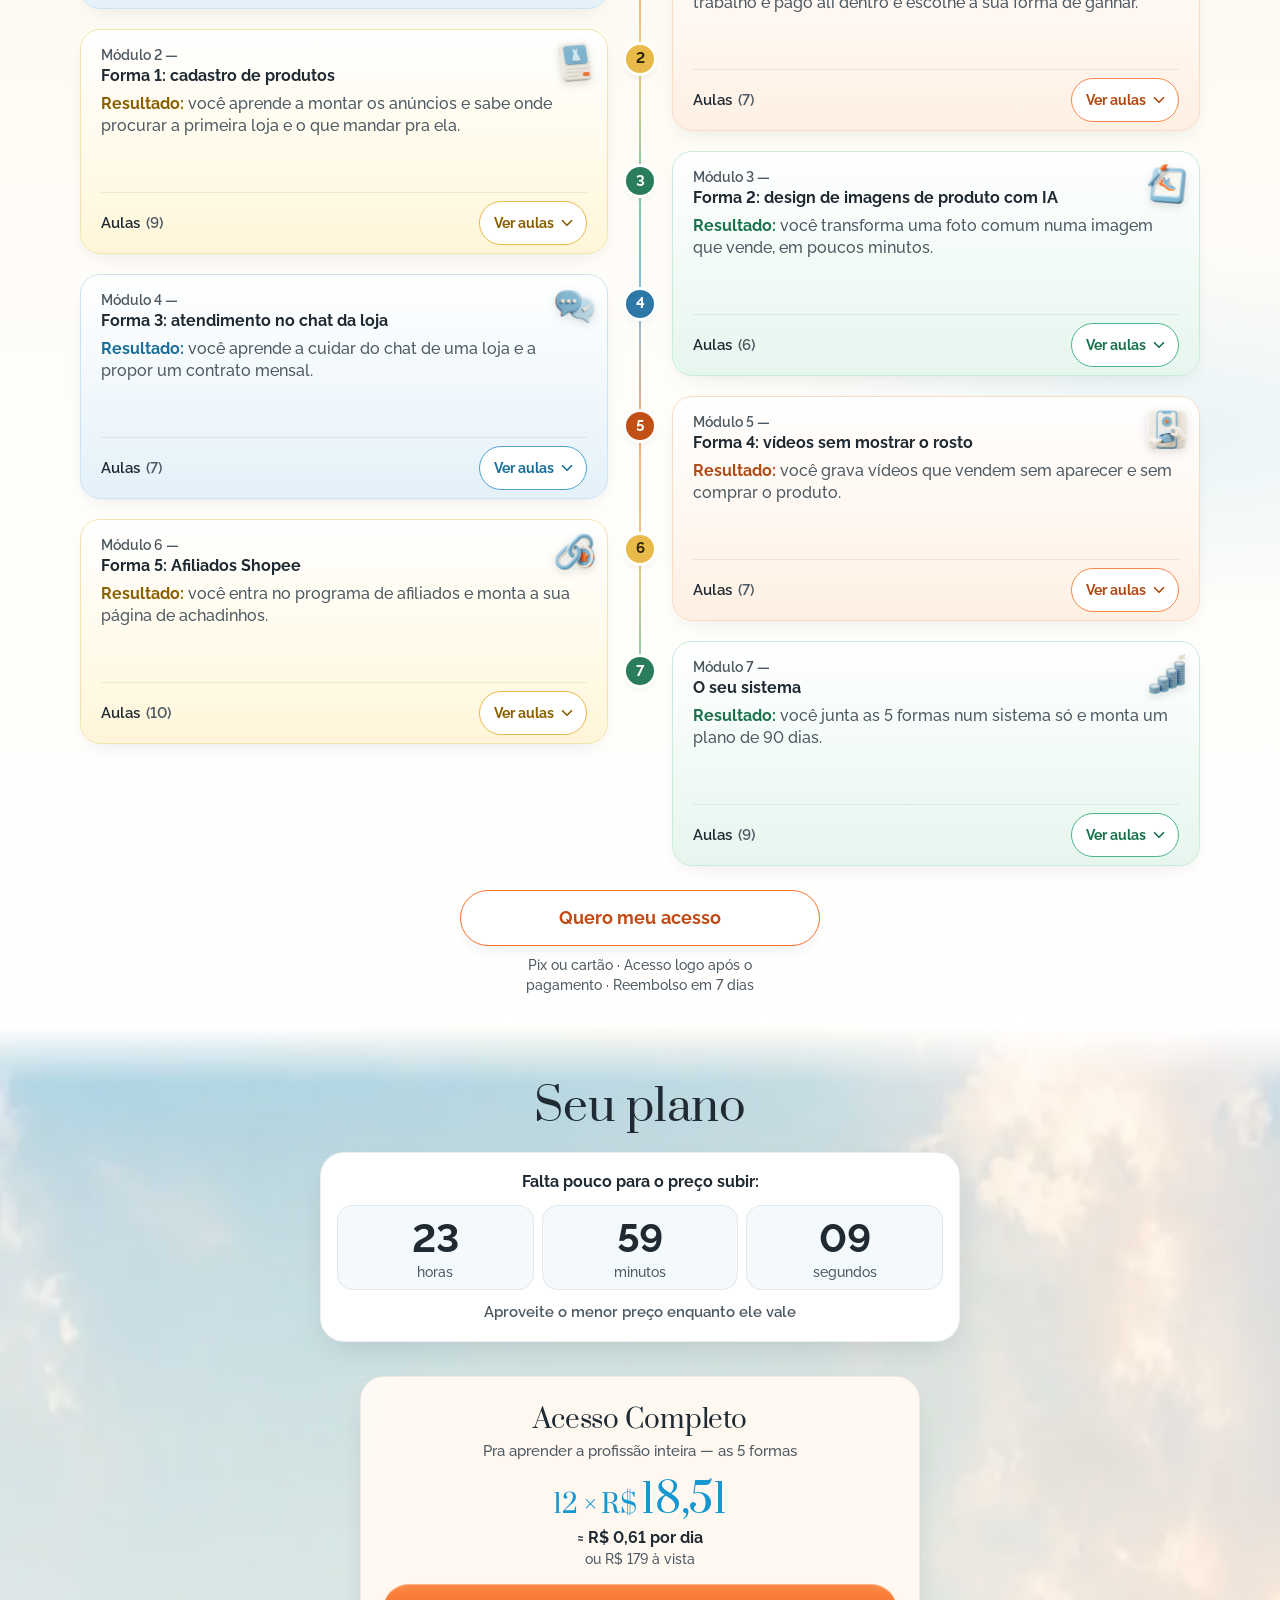
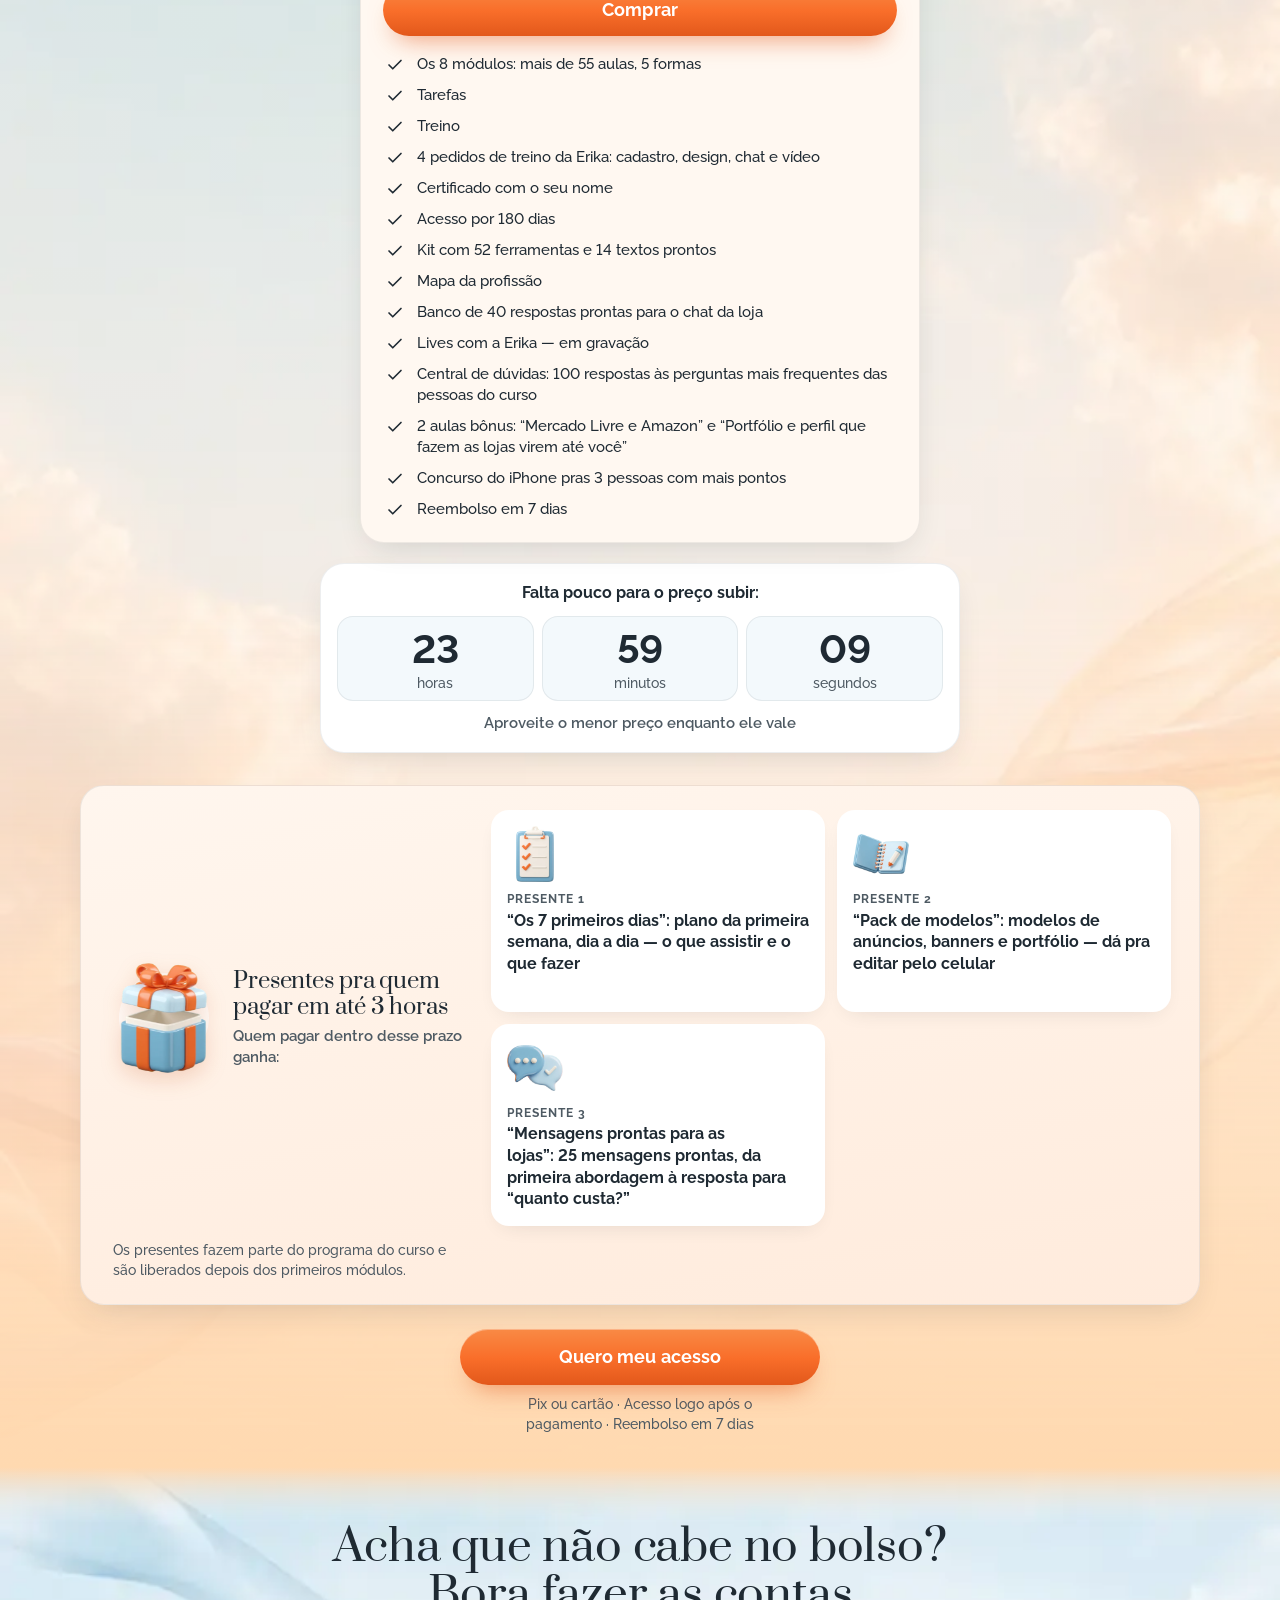
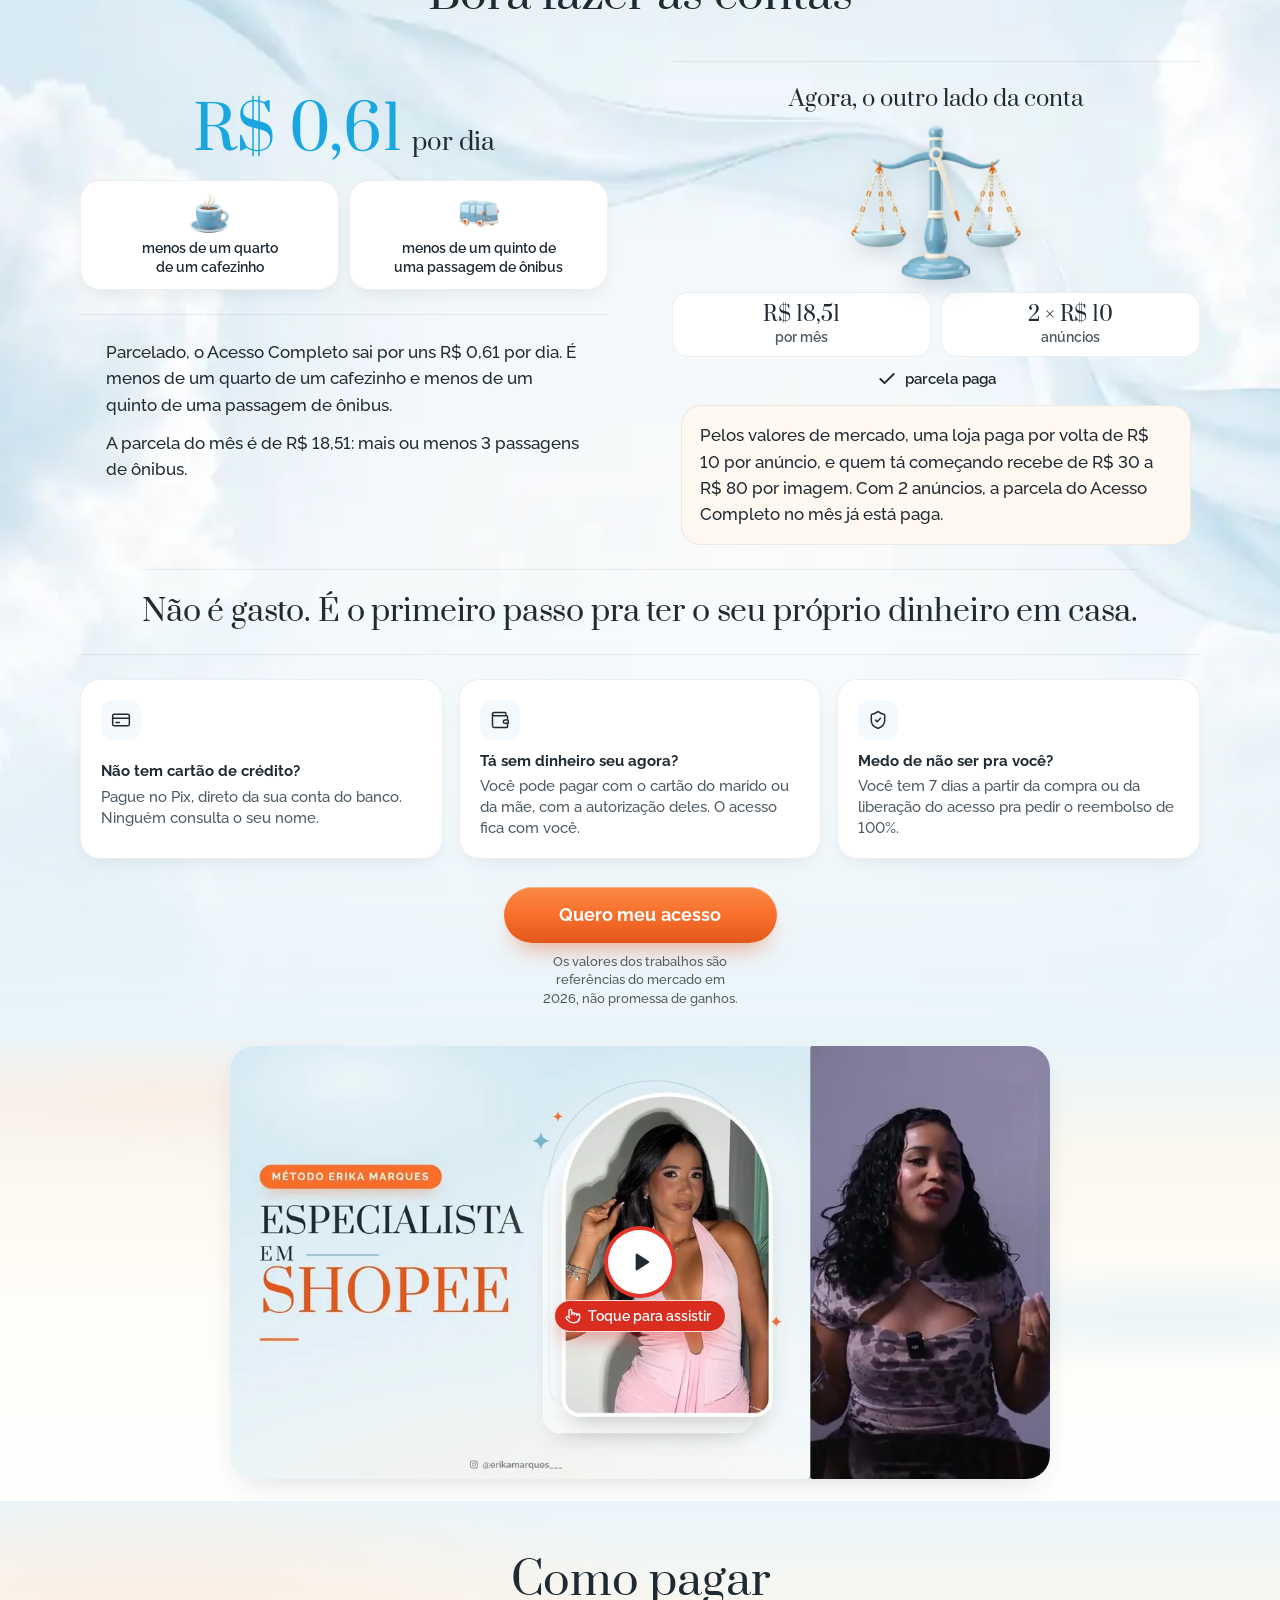
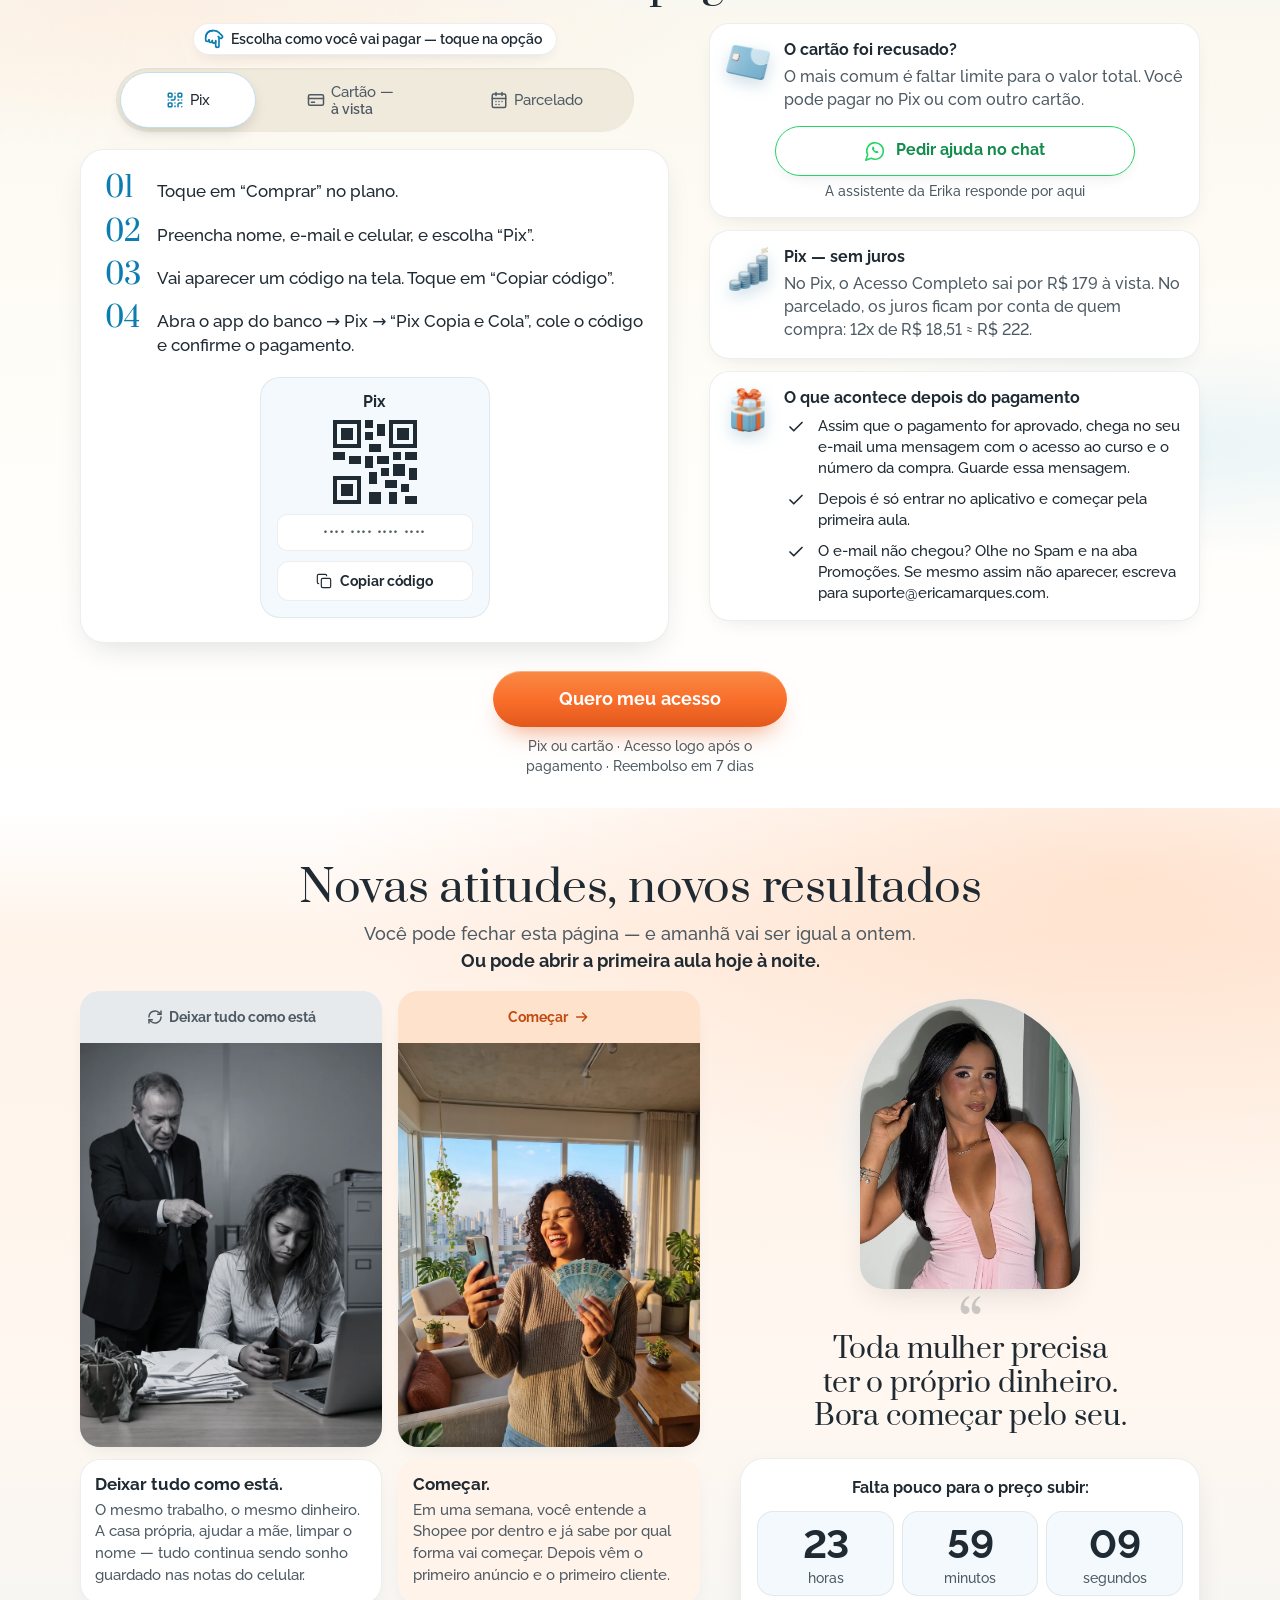
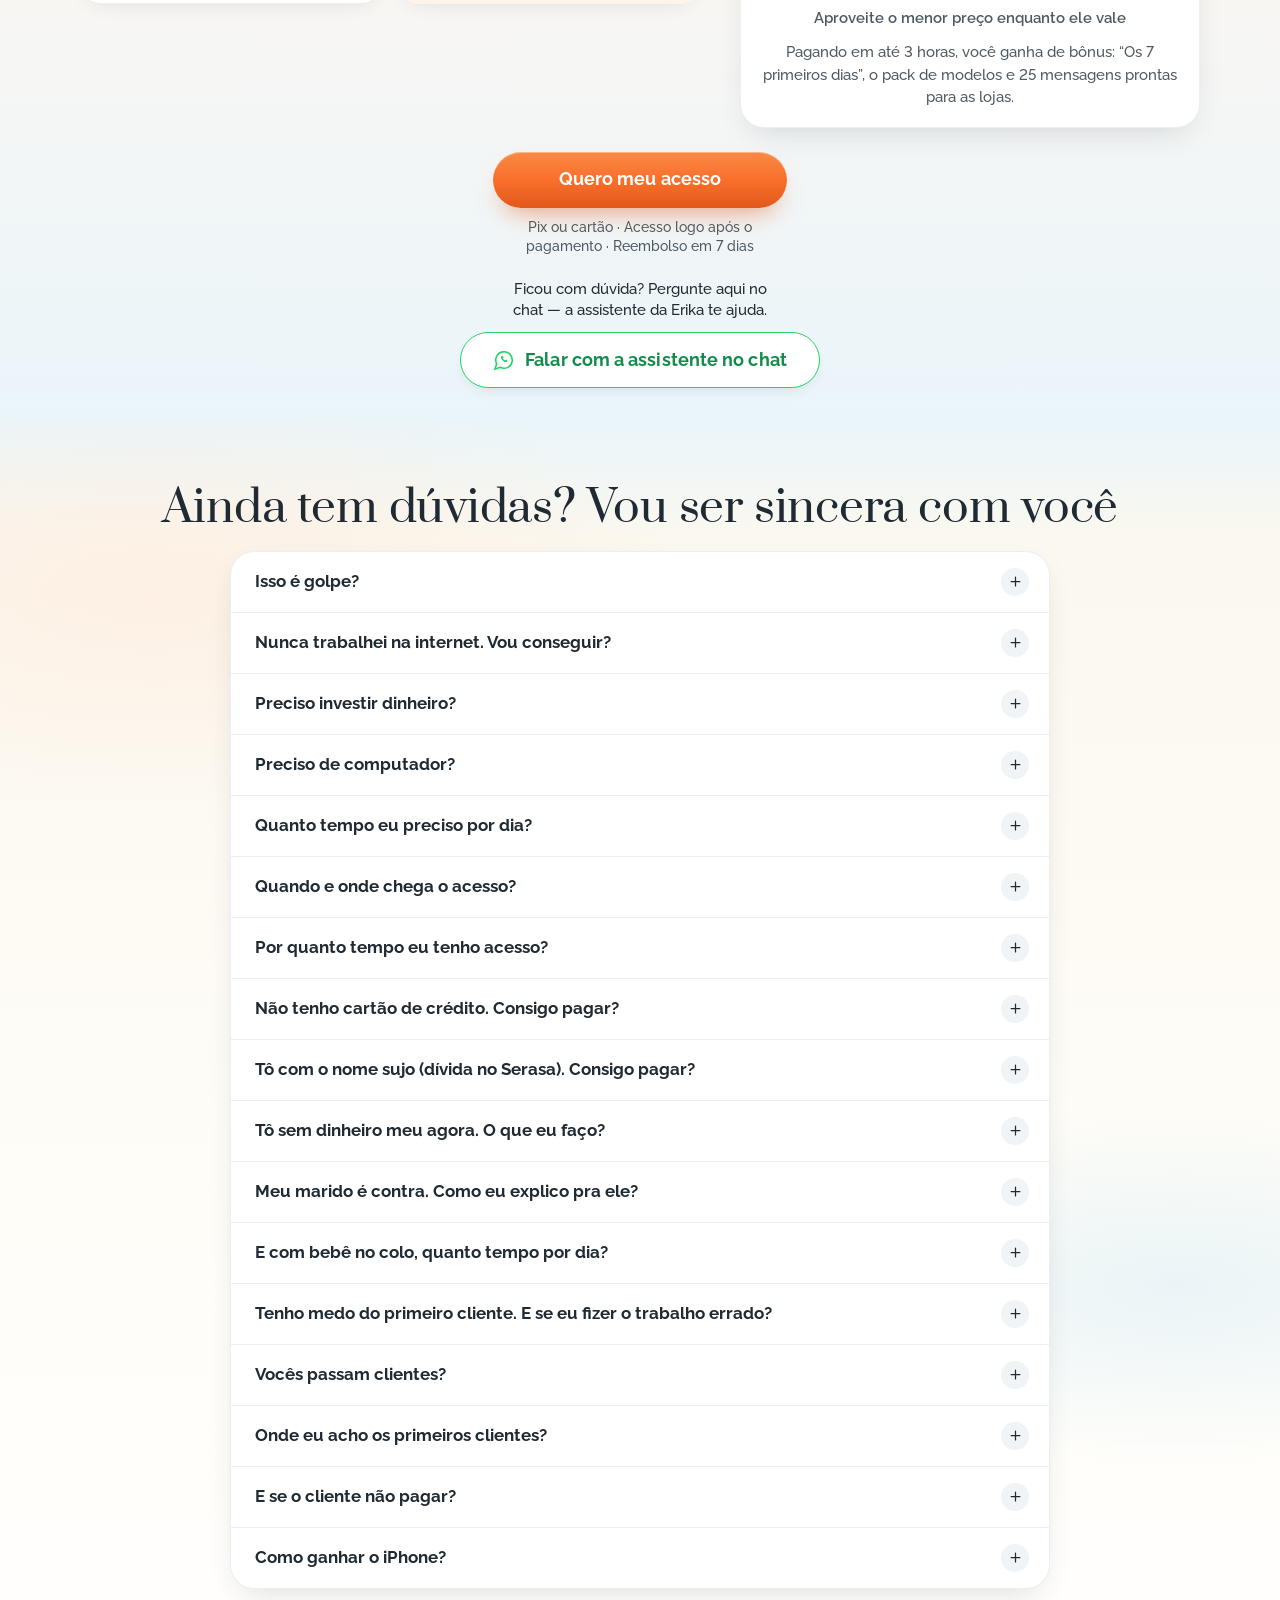
<file: final/index-pt.html>
<!doctype html>
<html lang="pt-BR">
<head>
<meta charset="utf-8">
<meta name="viewport" content="width=device-width, initial-scale=1, viewport-fit=cover">
<title>Especialista em Shopee — Método Erika Marques</title>
<meta name="robots" content="noindex, nofollow">
<meta name="theme-color" content="#EAF5FA">
<link rel="preconnect" href="https://fonts.googleapis.com">
<link rel="preconnect" href="https://fonts.gstatic.com" crossorigin>
<link rel="stylesheet" href="https://fonts.googleapis.com/css2?family=Prata&amp;family=Raleway:wght@500;600;700&amp;display=swap">
<link rel="preload" as="image" href="assets/img/hero-erika-cut-hd.webp" fetchpriority="high">
<script>/* раунд 5: вариант блока 2 по умолчанию — фото (?b2=a → диорамы); .reveal без вспышки */
(function (h) {
  try { h.setAttribute('data-b2', new URLSearchParams(location.search).get('b2') === 'a' ? 'a' : 'faces'); } catch (e) { h.setAttribute('data-b2', 'faces'); }
  try { if ('IntersectionObserver' in window && !matchMedia('(prefers-reduced-motion: reduce)').matches) h.classList.add('js-rv'); } catch (e) { /* без появления */ }
})(document.documentElement);</script>
<link rel="stylesheet" href="assets/site.css?v=1006h">
<link rel="stylesheet" href="assets/site-b.css?v=1006h">
<script>(function(){var h=location.hostname;if(/^(www\.|oferta\.)?ericamarques\.com$/i.test(h)||/\.github\.io$/i.test(h)||/[?&]chat=(1|mock)(&|$)/.test(location.search)){var e=document.documentElement;e.className+=' emc-pre';setTimeout(function(){e.className=e.className.replace(/\bemc-pre\b/,'')},4000);}})();</script>
<style>html.emc-pre #sticky-cta-wa,html.emc-pre #wa-pop,html.emc-pre #pb-wa{visibility:hidden}</style>
<link rel="preload" href="assets/chat.css?v=19" as="style"><link rel="preload" href="assets/chat.js?v=19" as="script">   </head>
<body>
<svg class="sprite" aria-hidden="true" focusable="false" xmlns="http://www.w3.org/2000/svg">
  <symbol id="i-phone" viewBox="0 0 24 24"><rect width="12" height="20" x="6" y="2" rx="2.5"/><path d="M11 18h2"/></symbol>
  <symbol id="i-star" viewBox="0 0 24 24"><path d="M12 2.8l2.8 5.7 6.3.9-4.55 4.43 1.07 6.27L12 17.1l-5.62 2.96 1.07-6.27L2.9 9.4l6.3-.9z"/></symbol>
  <symbol id="i-user" viewBox="0 0 24 24"><circle cx="12" cy="12" r="10"/><circle cx="12" cy="10" r="3"/><path d="M7 20.66V19a2 2 0 0 1 2-2h6a2 2 0 0 1 2 2v1.66"/></symbol>
  <symbol id="i-clock" viewBox="0 0 24 24"><circle cx="12" cy="12" r="10"/><path d="M12 6v6l4 2"/></symbol>
  <symbol id="i-card" viewBox="0 0 24 24"><rect width="20" height="14" x="2" y="5" rx="2"/><path d="M2 10h20M6 15h4"/></symbol>
  <symbol id="i-qr" viewBox="0 0 24 24"><rect width="5" height="5" x="3" y="3" rx="1"/><rect width="5" height="5" x="16" y="3" rx="1"/><rect width="5" height="5" x="3" y="16" rx="1"/><path d="M21 16h-3a2 2 0 0 0-2 2v3M21 21v.01M12 7v3a2 2 0 0 1-2 2H7M3 12h.01M12 3h.01M12 16v.01M16 12h1M21 12v.01M12 21v-1"/></symbol>
  <symbol id="i-cal" viewBox="0 0 24 24"><rect width="18" height="18" x="3" y="4" rx="2"/><path d="M16 2v4M8 2v4M3 10h18M8 14h.01M12 14h.01M16 14h.01M8 18h.01M12 18h.01"/></symbol>
  <symbol id="i-play" viewBox="0 0 24 24"><path fill="currentColor" stroke="none" d="M8 5.2v13.6a1 1 0 0 0 1.53.85l10.4-6.8a1 1 0 0 0 0-1.7L9.53 4.35A1 1 0 0 0 8 5.2z"/></symbol>
  <symbol id="i-x" viewBox="0 0 24 24"><path d="M18 6 6 18M6 6l12 12"/></symbol>
  <symbol id="i-check" viewBox="0 0 24 24"><path d="M20 6 9 17l-5-5"/></symbol>
  <symbol id="i-checkc" viewBox="0 0 24 24"><circle cx="12" cy="12" r="10"/><path d="m8 12.3 2.7 2.7L16 9.6"/></symbol>
  <symbol id="i-zap" viewBox="0 0 24 24"><path d="M13 2 4 14h7l-1 8 9-12h-7z"/></symbol>
  <symbol id="i-shield" viewBox="0 0 24 24"><path d="M20 13c0 5-3.5 7.5-7.66 8.95a1 1 0 0 1-.67-.01C7.5 20.5 4 18 4 13V6a1 1 0 0 1 1-1c2 0 4.5-1.2 6.24-2.72a1.17 1.17 0 0 1 1.52 0C14.51 3.81 17 5 19 5a1 1 0 0 1 1 1z"/><path d="m9 12 2 2 4-4"/></symbol>
  <symbol id="i-chat" viewBox="0 0 24 24"><path d="M7.9 20A9 9 0 1 0 4 16.1L2 22z"/></symbol>
  <symbol id="i-starfill" viewBox="0 0 24 24"><path fill="currentColor" stroke="none" d="M12 2.8l2.8 5.7 6.3.9-4.55 4.43 1.07 6.27L12 17.1l-5.62 2.96 1.07-6.27L2.9 9.4l6.3-.9z"/></symbol>
  <symbol id="i-wa" viewBox="0 0 24 24"><path fill="currentColor" stroke="none" d="M17.47 14.38c-.3-.15-1.76-.87-2.03-.97-.27-.1-.47-.15-.67.15-.2.3-.77.97-.94 1.16-.17.2-.35.22-.64.07-.3-.15-1.26-.46-2.39-1.47-.88-.79-1.48-1.76-1.65-2.06-.17-.3-.02-.46.13-.61.13-.13.3-.35.45-.52.15-.17.2-.3.3-.5.1-.2.05-.37-.03-.52-.07-.15-.67-1.61-.92-2.21-.24-.58-.49-.5-.67-.51l-.57-.01c-.2 0-.52.07-.79.37-.27.3-1.04 1.02-1.04 2.48s1.07 2.88 1.21 3.07c.15.2 2.1 3.2 5.08 4.49.71.31 1.26.49 1.69.63.71.23 1.36.19 1.87.12.57-.09 1.76-.72 2.01-1.41.25-.69.25-1.29.17-1.41-.07-.12-.27-.2-.57-.35m-5.42 7.4h-.01a9.87 9.87 0 0 1-5.03-1.38l-.36-.21-3.74.98 1-3.65-.24-.37a9.86 9.86 0 0 1-1.51-5.26c0-5.45 4.44-9.88 9.89-9.88 2.64 0 5.12 1.03 6.99 2.9a9.83 9.83 0 0 1 2.89 6.99c0 5.45-4.44 9.88-9.88 9.88m8.41-18.3A11.82 11.82 0 0 0 12.05 0C5.5 0 .16 5.34.16 11.89c0 2.1.55 4.14 1.59 5.95L.06 24l6.3-1.65a11.88 11.88 0 0 0 5.68 1.45h.01c6.55 0 11.89-5.34 11.89-11.89a11.82 11.82 0 0 0-3.48-8.41z"/></symbol>
</svg>
<main class="page" id="top">

<section class="blk bg-hero hero" id="b1">
  <div class="hero__stage">
    <div class="hero__photo" aria-hidden="true"><span class="hero__sky"></span><span class="hero__glow"></span></div>
    <div class="hero__cut"><img src="assets/img/hero-erika-cut-hd.webp" width="1050" height="1400" alt="Erika Marques" fetchpriority="high" decoding="async"></div>
    <span class="hero__sparks" aria-hidden="true"><i class="hero__spark hero__spark--1"></i><i class="hero__spark hero__spark--2"></i><i class="hero__spark hero__spark--3"></i></span>
    <span class="hero__floor" aria-hidden="true"></span>
  </div>
  <div class="hero__sheet">
    <p class="hero__eyebrow"><svg class="i" aria-hidden="true" focusable="false"><use href="#i-starfill"/></svg><span>Especialista em Shopee — Método Erika Marques</span></p>
    <h1 class="hero__title">Vou te ensinar a ganhar dinheiro na <span class="hero__az">Shopee sem investir nada</span> <span class="hero__title-sub">— do zero até os primeiros reais, pelo celular e de casa</span></h1>
    <p class="hero__sub">Aprenda uma profissão em alta na internet e chegue a uma renda de <b>R$&nbsp;4&nbsp;000</b> a <b>R$&nbsp;15&nbsp;000</b> por mês</p>
    <div class="cta">
      <a class="btn" id="cta-b1" href="#tariffs">Quero meu acesso</a>
      <ul class="hero__trust">
        <li><svg class="i" aria-hidden="true" focusable="false"><use href="#i-checkc"/></svg><span>Pix ou cartão</span></li><li class="hero__dot" aria-hidden="true">·</li><li><svg class="i" aria-hidden="true" focusable="false"><use href="#i-zap"/></svg><span>Acesso logo após o pagamento</span></li><li class="hero__dot" aria-hidden="true">·</li><li><svg class="i" aria-hidden="true" focusable="false"><use href="#i-shield"/></svg><span>Reembolso em 7 dias</span></li>
      </ul>
    </div>
    <ul class="hero__chips">
      <li class="hero__tile reveal"><img src="assets/3d/phone.webp" width="199" height="360" alt="" loading="lazy" decoding="async"><span>Celular e internet</span></li>
      <li class="hero__tile reveal"><img src="assets/3d/A26.webp" width="360" height="259" alt="" loading="lazy" decoding="async"><span>Sem experiência</span></li>
      <li class="hero__tile reveal"><img src="assets/3d/A19.webp" width="360" height="357" alt="" loading="lazy" decoding="async"><span>Sem mostrar o rosto</span></li>
      <li class="hero__tile reveal"><img src="assets/3d/A07.webp" width="360" height="347" alt="" loading="lazy" decoding="async"><span>De 1 a 4 horas por dia</span></li>
    </ul>
  </div>
</section>


<section class="blk bg-paper" id="b2">
  <h2 class="blk__title">Pra quem é este curso</h2>

  <div class="b2v b2v--a" data-carousel>
    <div class="hint-row"><span class="hint" aria-hidden="true">arraste para o lado</span></div>
    <div class="arrows"><div class="carousel b2__track">
      <article class="carousel__card sit sit--a reveal t1">
        <img class="sit__dio" src="assets/vignette/v1.webp" width="640" height="640" alt="" loading="lazy" decoding="async">
        <p class="sit__n" aria-hidden="true"><span>1</span> / 7</p>
        <h3 class="sit__t">Se você é mãe e tá em casa com os filhos</h3>
        <p class="sit__p">Você trabalha de casa, pelo celular, na hora que der — enquanto o bebê dorme. Fica perto dos filhos e tem o seu próprio dinheiro.</p>
      </article>
      <article class="carousel__card sit sit--a reveal t2">
        <img class="sit__dio" src="assets/vignette/v2.webp" width="640" height="717" alt="" loading="lazy" decoding="async">
        <p class="sit__n" aria-hidden="true"><span>2</span> / 7</p>
        <h3 class="sit__t">Se você tá sem emprego agora</h3>
        <p class="sit__p">Não fique esperando alguém te contratar. Aprenda uma profissão pela qual as lojas pagam e comece a ganhar dinheiro de casa.</p>
      </article>
      <article class="carousel__card sit sit--a reveal t3">
        <img class="sit__dio" src="assets/vignette/v3.webp" width="640" height="520" alt="" loading="lazy" decoding="async">
        <p class="sit__n" aria-hidden="true"><span>3</span> / 7</p>
        <h3 class="sit__t">Se você fica em casa e depende do dinheiro do marido</h3>
        <p class="sit__p">Dinheiro seu, sem precisar pedir nem prestar contas. Você ajuda a família e trabalha sem sair de casa, perto dos filhos.</p>
      </article>
      <article class="carousel__card sit sit--a reveal t4">
        <img class="sit__dio" src="assets/vignette/v4.webp" width="640" height="541" alt="" loading="lazy" decoding="async">
        <p class="sit__n" aria-hidden="true"><span>4</span> / 7</p>
        <h3 class="sit__t">Se você cria os filhos sozinha</h3>
        <p class="sit__p">Você trabalha do lado do seu filho — sem creche, sem babá e sem precisar deixar a criança com ninguém.</p>
      </article>
      <article class="carousel__card sit sit--a reveal t5">
        <img class="sit__dio" src="assets/vignette/v5.webp" width="640" height="640" alt="" loading="lazy" decoding="async">
        <p class="sit__n" aria-hidden="true"><span>5</span> / 7</p>
        <h3 class="sit__t">Se você tem emprego e o salário não dá</h3>
        <p class="sit__p">Não precisa largar o emprego. Comece junto com ele — de 1 a 4 horas por dia, à noite ou no fim de semana. Depois, é você quem decide se dá tchau pro chefe.</p>
      </article>
      <article class="carousel__card sit sit--a reveal t6">
        <img class="sit__dio" src="assets/vignette/v6.webp" width="640" height="605" alt="" loading="lazy" decoding="async">
        <p class="sit__n" aria-hidden="true"><span>6</span> / 7</p>
        <h3 class="sit__t">Se você tá começando agora — sem experiência e sem renda própria</h3>
        <p class="sit__p">Não precisa de diploma, de contatos nem de experiência. Se você sabe mandar mensagem e tirar foto com o celular, já tem a base. O resto eu te ensino do zero.</p>
      </article>
      <article class="carousel__card sit sit--a reveal t7">
        <img class="sit__dio" src="assets/vignette/v7.webp" width="640" height="640" alt="" loading="lazy" decoding="async">
        <p class="sit__n" aria-hidden="true"><span>7</span> / 7</p>
        <h3 class="sit__t">E pra todo mundo que quer aprender uma profissão pela internet e trabalhar de casa</h3>
        <p class="sit__p">Sem chefe, sem pegar ônibus pra ir trabalhar, no seu horário — só com o celular.</p>
      </article>
    </div></div>
    <div class="goto" role="group" aria-label="Situações">
      <button class="goto__b" type="button" data-carousel-goto="0" aria-label="Situação 1"><img src="assets/vignette/v1.webp" width="640" height="640" alt="" loading="lazy" decoding="async"></button>
      <button class="goto__b" type="button" data-carousel-goto="1" aria-label="Situação 2"><img src="assets/vignette/v2.webp" width="640" height="717" alt="" loading="lazy" decoding="async"></button>
      <button class="goto__b" type="button" data-carousel-goto="2" aria-label="Situação 3"><img src="assets/vignette/v3.webp" width="640" height="520" alt="" loading="lazy" decoding="async"></button>
      <button class="goto__b" type="button" data-carousel-goto="3" aria-label="Situação 4"><img src="assets/vignette/v4.webp" width="640" height="541" alt="" loading="lazy" decoding="async"></button>
      <button class="goto__b" type="button" data-carousel-goto="4" aria-label="Situação 5"><img src="assets/vignette/v5.webp" width="640" height="640" alt="" loading="lazy" decoding="async"></button>
      <button class="goto__b" type="button" data-carousel-goto="5" aria-label="Situação 6"><img src="assets/vignette/v6.webp" width="640" height="605" alt="" loading="lazy" decoding="async"></button>
      <button class="goto__b" type="button" data-carousel-goto="6" aria-label="Situação 7"><img src="assets/vignette/v7.webp" width="640" height="640" alt="" loading="lazy" decoding="async"></button>
    </div>
  </div>
  <div class="b2v b2v--b" data-carousel>
    <div class="hint-row"><span class="hint" aria-hidden="true">arraste para o lado</span></div>
    <div class="arrows"><div class="carousel b2__track">
      <article class="carousel__card sit sit--b reveal">
        <div class="sit__ph"><img src="assets/people/p1.webp" width="900" height="502" alt="" loading="lazy" decoding="async" style="object-position:50% 40%"><span class="sit__badge" aria-hidden="true">1 / 7</span></div>
        <div class="sit__body"><h3 class="sit__t">Se você é mãe e tá em casa com os filhos</h3>
        <p class="sit__p">Você trabalha de casa, pelo celular, na hora que der — enquanto o bebê dorme. Fica perto dos filhos e tem o seu próprio dinheiro.</p></div>
      </article>
      <article class="carousel__card sit sit--b reveal">
        <div class="sit__ph"><img src="assets/people/s2.webp" width="900" height="672" alt="" loading="lazy" decoding="async" style="object-position:50% 45%"><span class="sit__badge" aria-hidden="true">2 / 7</span></div>
        <div class="sit__body"><h3 class="sit__t">Se você tá sem emprego agora</h3>
        <p class="sit__p">Não fique esperando alguém te contratar. Aprenda uma profissão pela qual as lojas pagam e comece a ganhar dinheiro de casa.</p></div>
      </article>
      <article class="carousel__card sit sit--b reveal">
        <div class="sit__ph"><img src="assets/people/s3.webp" width="900" height="672" alt="" loading="lazy" decoding="async" style="object-position:50% 45%"><span class="sit__badge" aria-hidden="true">3 / 7</span></div>
        <div class="sit__body"><h3 class="sit__t">Se você fica em casa e depende do dinheiro do marido</h3>
        <p class="sit__p">Dinheiro seu, sem precisar pedir nem prestar contas. Você ajuda a família e trabalha sem sair de casa, perto dos filhos.</p></div>
      </article>
      <article class="carousel__card sit sit--b reveal">
        <div class="sit__ph"><img src="assets/people/p4.webp" width="900" height="502" alt="" loading="lazy" decoding="async" style="object-position:50% 50%"><span class="sit__badge" aria-hidden="true">4 / 7</span></div>
        <div class="sit__body"><h3 class="sit__t">Se você cria os filhos sozinha</h3>
        <p class="sit__p">Você trabalha do lado do seu filho — sem creche, sem babá e sem precisar deixar a criança com ninguém.</p></div>
      </article>
      <article class="carousel__card sit sit--b reveal">
        <div class="sit__ph"><img src="assets/people/s5.webp" width="900" height="672" alt="" loading="lazy" decoding="async" style="object-position:50% 45%"><span class="sit__badge" aria-hidden="true">5 / 7</span></div>
        <div class="sit__body"><h3 class="sit__t">Se você tem emprego e o salário não dá</h3>
        <p class="sit__p">Não precisa largar o emprego. Comece junto com ele — de 1 a 4 horas por dia, à noite ou no fim de semana. Depois, é você quem decide se dá tchau pro chefe.</p></div>
      </article>
      <article class="carousel__card sit sit--b reveal">
        <div class="sit__ph"><img src="assets/people/s6.webp" width="900" height="672" alt="" loading="lazy" decoding="async" style="object-position:50% 45%"><span class="sit__badge" aria-hidden="true">6 / 7</span></div>
        <div class="sit__body"><h3 class="sit__t">Se você tá começando agora — sem experiência e sem renda própria</h3>
        <p class="sit__p">Não precisa de diploma, de contatos nem de experiência. Se você sabe mandar mensagem e tirar foto com o celular, já tem a base. O resto eu te ensino do zero.</p></div>
      </article>
      <article class="carousel__card sit sit--b reveal">
        <div class="sit__ph"><img src="assets/people/p7.webp" width="900" height="900" alt="" loading="lazy" decoding="async" style="object-position:50% 35%"><span class="sit__badge" aria-hidden="true">7 / 7</span></div>
        <div class="sit__body"><h3 class="sit__t">E pra todo mundo que quer aprender uma profissão pela internet e trabalhar de casa</h3>
        <p class="sit__p">Sem chefe, sem pegar ônibus pra ir trabalhar, no seu horário — só com o celular.</p></div>
      </article>
    </div></div>
  </div>
  <div class="cta">
    <a class="btn" id="cta-b2" href="#tariffs">Quero meu acesso</a>
    <p class="cta__note">Pix ou cartão · Acesso logo após o pagamento · Reembolso em 7 dias</p>
  </div>
</section>

<section class="blk bg-section" id="b3">
  <h2 class="blk__title">Eu sou a Erika Marques</h2>
  <div class="b3__pair">
    <figure class="b3__col reveal">
      <div class="b3__arch b3__arch--then"><img src="assets/img/bahia.webp" width="700" height="1142" alt="Erika quando jovem, na Bahia" loading="lazy" decoding="async"></div>
      <figcaption class="b3__cap">Sou da Bahia, de uma família simples. Meu primeiro emprego pagava R$ 500 por mês.</figcaption>
    </figure>
    <figure class="b3__col reveal">
      <div class="b3__arch b3__arch--now"><img src="assets/img/rich-pink.webp" width="900" height="1200" alt="Erika Marques hoje" loading="lazy" decoding="async"></div>
      <figcaption class="b3__cap">Blogueira, com mais de <b>5 milhões</b> de seguidores nas redes sociais</figcaption>
    </figure>
  </div>
  <ul class="card list-check b3__list">
    <li>Trabalho com a Shopee há mais de <b>2 anos</b></li>
    <li>Ganho com a Shopee <b class="nw">R$&nbsp;100&nbsp;000–120&nbsp;000</b> por mês — pelo celular, de casa</li>
    <li>Empreendedora — tenho duas lojas de cosméticos</li>
    <li>Esposa e mãe de dois filhos</li>
  </ul>
  <div class="cta">
    <a class="btn" id="cta-b3" href="#tariffs">Quero meu acesso</a>
    <p class="cta__note">Pix ou cartão · Acesso logo após o pagamento · Reembolso em 7 dias</p>
  </div>
</section>
<section class="blk bg-section" id="b4">
  <h2 class="blk__title">O que é este curso</h2>
  <p class="blk__lead">O Especialista em Shopee é um passo a passo pra aprender a ganhar dinheiro com a Shopee sem investir em produto e sem experiência.</p>
  <div class="b4__flow">
    <span class="b4__dash" aria-hidden="true"></span>
    <div class="card b4__sellers">
      <div class="b4__top" aria-hidden="true">
        <p class="num b4__big" data-count>+3 milhões</p>
        <div class="b4__shops">
          <img class="obj obj--md" src="assets/3d/A12.webp" width="360" height="311" alt="" loading="lazy" decoding="async">
          <img class="obj obj--md" src="assets/3d/A12.webp" width="360" height="311" alt="" loading="lazy" decoding="async">
          <img class="obj obj--md" src="assets/3d/A12.webp" width="360" height="311" alt="" loading="lazy" decoding="async">
        </div>
      </div>
      <p class="b4__s1">A Shopee tem mais de 3 milhões de vendedores no Brasil, e muitos não dão conta de fazer tudo sozinhos.</p>
    </div>
    <span class="b4__dash" aria-hidden="true"></span>
    <div class="b4__proofs" aria-hidden="true">
      <figure class="b4__proof reveal">
        <p class="num b4__pn" data-count>7&nbsp;000+</p>
        <div class="b4__shot"><img src="assets/img/proof-linkedin.webp" width="900" height="306" alt="" loading="lazy" decoding="async"></div>
        <figcaption class="b4__cap">Print da busca no LinkedIn, Brasil, setembro de 2026</figcaption>
      </figure>
      <figure class="b4__proof reveal">
        <p class="num b4__pn" data-count>600+</p>
        <div class="b4__shot"><img src="assets/img/proof-catho.webp" width="900" height="510" alt="" loading="lazy" decoding="async"></div>
        <figcaption class="b4__cap">Print da busca na Catho, setembro de 2026</figcaption>
      </figure>
    </div>
    <p class="b4__s2">As lojas já estão procurando ajuda: no LinkedIn são mais de 7.000 oportunidades de trabalho em e-commerce, e na Catho, mais de 600. <span class="nw"></span></p>
    <span class="b4__dash" aria-hidden="true"></span>
    <div class="card card--warm b4__pay">
      <p>As lojas pagam por esse trabalho. E essa pode ser a sua nova profissão.</p>
      <span class="b4__money" aria-hidden="true"><img class="obj bob" src="assets/l5/money.webp" width="700" height="487" alt="" loading="lazy" decoding="async"></span>
    </div>
  </div>
</section>

<section class="blk bg-dawn" id="b4w">
  <h2 class="blk__title">5 formas de ganhar dinheiro</h2>
  <div class="b4w__rail" data-carousel>
    <div class="hint-row"><span class="hint" aria-hidden="true">arraste para o lado</span></div>
    <div class="arrows"><div class="carousel">
      <article class="carousel__card way reveal w1">
        <div class="way__top"><span class="way__n" aria-hidden="true">01</span><img class="way__phone bob" src="assets/l5/ex1.webp" width="400" height="848" alt="Exemplo de trabalho: anúncio de produto" loading="lazy" decoding="async"></div>
        <div class="way__body"><h3 class="way__t">Cadastro de produtos</h3>
        <p class="way__p">Você monta o anúncio do produto pra loja: fotos, título e descrição — de um jeito que a cliente entenda tudo e queira comprar.</p></div>
      </article>
      <article class="carousel__card way reveal w2">
        <div class="way__top"><span class="way__n" aria-hidden="true">02</span><img class="way__phone bob" src="assets/l5/ex2.webp" width="400" height="848" alt="Exemplo de trabalho: imagem de produto antes e depois" loading="lazy" decoding="async"></div>
        <div class="way__body"><h3 class="way__t">Design de imagens</h3>
        <p class="way__p">Você cria imagens de produto chamativas com IA — daquelas que fazem o dedo parar de rolar a tela.</p></div>
      </article>
      <article class="carousel__card way reveal w3">
        <div class="way__top"><span class="way__n" aria-hidden="true">03</span><img class="way__phone bob" src="assets/l5/ex3-pt.webp" width="400" height="815" alt="Exemplo de trabalho: conversa com cliente no chat da loja" loading="lazy" decoding="async"></div>
        <div class="way__body"><h3 class="way__t">Atendimento no chat da loja</h3>
        <p class="way__p">Você responde aos clientes no lugar da dona da loja: tamanho, entrega, pedido.</p></div>
      </article>
      <article class="carousel__card way reveal w4">
        <div class="way__top"><span class="way__n" aria-hidden="true">04</span><img class="way__phone bob" src="assets/l5/ex4.webp" width="400" height="848" alt="Exemplo de trabalho: vídeo de produto sem mostrar o rosto" loading="lazy" decoding="async"></div>
        <div class="way__body"><h3 class="way__t">Vídeos sem mostrar o rosto</h3>
        <p class="way__p">Você grava vídeos curtos do produto: só aparecem as suas mãos e o produto.</p></div>
      </article>
      <article class="carousel__card way reveal w5">
        <div class="way__top"><span class="way__n" aria-hidden="true">05</span><img class="way__phone bob" src="assets/l5/ex5.webp" width="400" height="848" alt="Exemplo de trabalho: link de afiliado da Shopee" loading="lazy" decoding="async"></div>
        <div class="way__body"><h3 class="way__t">Afiliados Shopee</h3>
        <p class="way__p">Você divulga produtos com o seu link, e a Shopee te paga comissão pelas vendas que vierem dele.</p></div>
      </article>
    </div></div>
    <div class="carousel__dots" data-carousel-dots></div>
  </div>
  <div class="b4w__one">
    <h3 class="b4w__h">Você não precisa saber tudo de uma vez</h3>
    <div class="b4w__path" aria-hidden="true"><i></i><i></i><i></i><i></i><i></i></div>
    <p class="b4w__p">Você escolhe uma forma e começa por ela. Depois junta a próxima — e, até o fim do curso, monta as cinco num sistema só seu.</p>
  </div>
  <div class="cta">
    <a class="btn" id="cta-b4" href="#tariffs">Quero meu acesso</a>
    <p class="cta__note">Pix ou cartão · Acesso logo após o pagamento · Reembolso em 7 dias</p>
  </div>
</section>

<section class="blk bg-golden" id="b5">
  <h2 class="blk__title">Tudo às claras e dentro da lei</h2>
  <div class="b5__stage" aria-hidden="true">
    <span class="b5__rays"></span>
    <img class="b5__shield bob" src="assets/l5/shield_br.webp" width="578" height="700" alt="" loading="lazy" decoding="async">
    <p class="b5__seal"><span class="b5__seal-n">7</span><span class="b5__seal-d">dias</span></p>
  </div>
  <div class="b5__g">
    <svg class="i b5__gi" aria-hidden="true" focusable="false"><use href="#i-shield"/></svg>
    <p><strong>Reembolso em 7 dias.</strong> Se não for pra você, você tem 7 dias a partir da compra ou da liberação do acesso pra pedir <b class="b5__big">o reembolso de 100%</b>, sem precisar explicar o motivo.</p>
  </div>
  <ul class="card b5__panel">
    <li class="b5__row"><span class="b5__flag" aria-hidden="true"><svg viewBox="0 0 32 22" width="32" height="22" focusable="false"><rect width="32" height="22" rx="4" fill="#009B3A"/><path d="M16 2.6 29 11 16 19.4 3 11z" fill="#FEDF00"/><circle cx="16" cy="11" r="5.4" fill="#002776"/><path d="M10.9 10.3Q15.8 8.7 21.2 11.7" fill="none" stroke="#fff" stroke-width="1.1"/></svg></span> <p>A sua compra segue as leis do Brasil e tem a proteção do Código de Defesa do Consumidor.</p></li>
    <li class="b5__row"><img class="obj obj--md" src="assets/3d/lock.webp" width="271" height="360" alt="" loading="lazy" decoding="async"> <p>Pagamento seguro pela plataforma de cursos online <b>Hotmart</b>.</p></li>
  </ul>
  <div class="b5__pay">
    <p class="b5__pl">Formas de pagamento:</p>
    <ul class="b5__chips">
      <li class="chip"><svg class="i" aria-hidden="true"><use href="#i-qr"/></svg> Pix</li>
      <li class="chip"><svg class="i" aria-hidden="true"><use href="#i-card"/></svg> cartão de crédito</li>
      <li class="chip"><svg class="i" aria-hidden="true"><use href="#i-cal"/></svg> parcelado em até 12x</li>
    </ul>
  </div>
  <div class="cta">
    <a class="btn" id="cta-b5" href="#tariffs">Quero meu acesso</a>
    <p class="cta__note">Pix ou cartão · Acesso logo após o pagamento · Reembolso em 7 dias</p>
  </div>
</section>
<section class="blk bg-paper" id="b6">
  <h2 class="blk__title">O que você recebe</h2>
  <div class="b6__rail" data-carousel>
    <div class="hint-row"><span class="hint" aria-hidden="true">arraste para o lado</span></div>
    <div class="arrows"><div class="carousel b6__track">
      <article class="carousel__card feat feat--pl">
        <div class="feat__media feat__media--mock"><img src="assets/pres/platform-pt.webp" width="1100" height="1100" alt="Plataforma do curso no tablet e no celular" loading="lazy" decoding="async"></div>
        <div class="feat__txt">
          <h3 class="feat__t">Plataforma fácil de usar</h3>
          <p class="feat__p">Todas as aulas num aplicativo só, no celular. Você estuda na hora que puder.</p>
        </div>
      </article>
      <article class="carousel__card feat feat--vi">
        <div class="feat__media feat__media--mock"><img src="assets/pres/lessons.webp" width="1100" height="549" alt="Videoaula do curso no monitor e no celular" loading="lazy" decoding="async"></div>
        <div class="feat__txt">
          <h3 class="feat__t">Mais de 55 videoaulas de ótima qualidade</h3>
          <p class="feat__p">8 módulos: você assiste e já repete na hora.</p>
        </div>
      </article>
      <article class="carousel__card feat feat--hw">
        <div class="feat__media feat__media--mock"><img src="assets/pres/homework-pt.webp" width="1100" height="818" alt="Tarefa do curso no tablet" loading="lazy" decoding="async"></div>
        <div class="feat__txt">
          <h3 class="feat__t">Tarefas, treino e pedidos de treino</h3>
          <p class="feat__p">Você não só assiste: já coloca a mão na massa. Depois de cada aula vem uma tarefa. Nas formas com cliente, você ainda tem treino e um pedido de treino meu.</p>
        </div>
      </article>
      <article class="carousel__card feat feat--ai">
        <div class="feat__media feat__media--art"><span class="feat__art feat__art--ai" aria-hidden="true"><img src="assets/l5/brain-ai.webp" width="700" height="779" alt="" loading="lazy" decoding="async"></span></div>
        <div class="feat__txt">
          <h3 class="feat__t">Comandos prontos de IA</h3>
          <p class="feat__p">Nas 5 formas: você cola o comando e a IA te ajuda com a descrição do produto, a imagem ou a resposta pro cliente.</p>
        </div>
      </article>
      <article class="carousel__card feat feat--ex">
        <div class="feat__media feat__media--art"><span class="feat__art feat__art--ex" aria-hidden="true"><img src="assets/l5/ex1.webp" width="400" height="848" alt="" loading="lazy" decoding="async"></span></div>
        <div class="feat__txt">
          <h3 class="feat__t">Exemplos prontos de trabalho</h3>
          <p class="feat__p">Trabalhos prontos de cada forma, pra você ver como o resultado tem que ficar.</p>
        </div>
      </article>
      <article class="carousel__card feat feat--live">
        <div class="feat__media feat__media--art"><span class="feat__art feat__art--live" aria-hidden="true"><img src="assets/img/erika-live3.webp" width="522" height="652" alt="" loading="lazy" decoding="async"><span class="feat__rec"><i></i>REC</span></span></div>
        <div class="feat__txt">
          <h3 class="feat__t">Lives comigo</h3>
          <p class="feat__p">Lives com a Erika — em gravação.</p>
        </div>
      </article>
      <article class="carousel__card feat feat--ava">
        <div class="feat__media feat__media--art"><span class="feat__art feat__art--ava" aria-hidden="true"><span class="feat__face"><img src="assets/img/hero-erika-cut-hd.webp" width="1050" height="1400" alt="" loading="lazy" decoding="async"></span><span class="feat__bubble"><svg class="i"><use href="#i-chat"/></svg></span></span></div>
        <div class="feat__txt">
          <h3 class="feat__t">Central de dúvidas</h3>
          <p class="feat__p">100 respostas às perguntas mais frequentes das pessoas do curso.</p>
        </div>
      </article>
      <article class="carousel__card feat feat--cert">
        <div class="feat__media feat__media--cert"><img src="assets/pres/certificate-pt.webp" width="1100" height="972" alt="Certificado de conclusão do curso com o nome de quem estudou" loading="lazy" decoding="async"></div>
        <div class="feat__txt">
          <h3 class="feat__t">Certificado com o seu nome</h3>
          <p class="feat__p">Pra mostrar que você aprendeu a profissão.</p>
        </div>
      </article>
      <article class="carousel__card feat feat--les">
        <div class="feat__media feat__media--art"><span class="feat__art feat__art--gift" aria-hidden="true">
          <img class="feat__g feat__g--stars" src="assets/3d/hstars.webp" width="420" height="361" alt="" loading="lazy" decoding="async">
          <img class="feat__g feat__g--box" src="assets/3d/A21.webp" width="299" height="360" alt="" loading="lazy" decoding="async">
          <img class="feat__g feat__g--main" src="assets/3d/gift.webp" width="281" height="360" alt="" loading="lazy" decoding="async">
          <svg class="feat__sp feat__sp--a" viewBox="0 0 24 24" focusable="false"><path d="M12 1l2.9 8.1L23 12l-8.1 2.9L12 23l-2.9-8.1L1 12l8.1-2.9z"/></svg>
          <svg class="feat__sp feat__sp--b" viewBox="0 0 24 24" focusable="false"><path d="M12 1l2.9 8.1L23 12l-8.1 2.9L12 23l-2.9-8.1L1 12l8.1-2.9z"/></svg>
          <svg class="feat__sp feat__sp--c" viewBox="0 0 24 24" focusable="false"><path d="M12 1l2.9 8.1L23 12l-8.1 2.9L12 23l-2.9-8.1L1 12l8.1-2.9z"/></svg>
        </span></div>
        <div class="feat__txt">
          <h3 class="feat__t">Aulas bônus</h3>
          <details class="more" open>
            <summary>Quais são as aulas</summary>
            <div class="feat__bon">
              <p class="feat__bt">2 aulas bônus:</p>
              <ul class="feat__bl">
                <li>“Mercado Livre e Amazon”</li>
                <li>“Portfólio e perfil que fazem as lojas virem até você”</li>
              </ul>
            </div>
          </details>
        </div>
      </article>
    </div></div>
    <div class="b6__nav">
      <div class="carousel__dots" data-carousel-dots></div>
      <span class="b6__count" data-carousel-counter aria-hidden="true">1 / 8</span>
    </div>
  </div>
  <div class="b6__ip reveal">
    <div class="b6__ip-art" aria-hidden="true">
      <img class="b6__ip-phones" src="assets/l5/phones3-distinct.webp" width="760" height="718" alt="" loading="lazy" decoding="async">
    </div>
    <div class="b6__ip-txt">
      <h3 class="b6__ip-t">iPhone pras 3 pessoas com mais pontos</h3>
      <p class="b6__ip-p">As 3 pessoas que fizerem mais pontos com as aulas e as tarefas ganham um iPhone. É um concurso por pontos: quem ganha é quem mais se dedica.</p>
    </div>
  </div>
  <div class="cta">
    <a class="btn" id="cta-b6" href="#tariffs">Quero meu acesso</a>
    <p class="cta__note">Pix ou cartão · Acesso logo após o pagamento · Reembolso em 7 dias</p>
  </div>
</section>

<svg class="sprite" width="0" height="0" aria-hidden="true" focusable="false">
  <symbol id="bi-check" viewBox="0 0 24 24"><path d="M20 6 9 17l-5-5"/></symbol>
  <symbol id="bi-x" viewBox="0 0 24 24"><path d="M18 6 6 18M6 6l12 12"/></symbol>
  <symbol id="bi-wa" viewBox="0 0 24 24"><path d="M7.9 20A9 9 0 1 0 4 16.1L2 22Z"/><path fill="currentColor" stroke="none" d="M9.3 7.6c.3-.5.8-.6 1.1-.2l.9 1.3c.2.3.2.7-.1 1l-.5.4c.5 1 1.3 1.8 2.3 2.3l.4-.5c.3-.3.7-.3 1-.1l1.3.9c.4.3.3.8-.2 1.1-1 .6-2.2.6-3.3 0a8.7 8.7 0 0 1-3-3c-.6-1.1-.6-2.3 0-3.2z"/></symbol>
  <symbol id="bi-cart" viewBox="0 0 24 24"><circle cx="8" cy="21" r="1"/><circle cx="19" cy="21" r="1"/><path d="M2.05 2.05h2l2.66 12.42a2 2 0 0 0 2 1.58h9.78a2 2 0 0 0 1.95-1.57l1.65-7.43H5.12"/></symbol>
  <symbol id="bi-user" viewBox="0 0 24 24"><circle cx="12" cy="8" r="5"/><path d="M20 21a8 8 0 0 0-16 0"/></symbol>
  <symbol id="bi-users" viewBox="0 0 24 24"><path d="M16 21v-2a4 4 0 0 0-4-4H6a4 4 0 0 0-4 4v2"/><circle cx="9" cy="7" r="4"/><path d="M22 21v-2a4 4 0 0 0-3-3.87M16 3.13a4 4 0 0 1 0 7.75"/></symbol>
  <symbol id="bi-copy" viewBox="0 0 24 24"><rect width="14" height="14" x="8" y="8" rx="2"/><path d="M4 16c-1.1 0-2-.9-2-2V4c0-1.1.9-2 2-2h10c1.1 0 2 .9 2 2"/></symbol>
  <symbol id="bi-bank" viewBox="0 0 24 24"><path d="M3 22h18M6 18v-7M10 18v-7M14 18v-7M18 18v-7M12 2l8 5H4z"/></symbol>
  <symbol id="bi-card" viewBox="0 0 24 24"><rect width="20" height="14" x="2" y="5" rx="2"/><path d="M2 10h20M6 15h4"/></symbol>
  <symbol id="bi-ok" viewBox="0 0 24 24"><circle cx="12" cy="12" r="10"/><path d="m9 12 2 2 4-4"/></symbol>
  <symbol id="bi-cal" viewBox="0 0 24 24"><rect width="18" height="18" x="3" y="4" rx="2"/><path d="M16 2v4M8 2v4M3 10h18M8 14h.01M12 14h.01M16 14h.01M8 18h.01M12 18h.01M16 18h.01"/></symbol>
  <symbol id="bi-info" viewBox="0 0 24 24"><circle cx="12" cy="12" r="10"/><path d="M12 16v-4M12 8h.01"/></symbol>
  <symbol id="bi-wallet" viewBox="0 0 24 24"><path d="M19 7V4a1 1 0 0 0-1-1H5a2 2 0 0 0 0 4h15a1 1 0 0 1 1 1v4h-3a2 2 0 0 0 0 4h3a1 1 0 0 0 1-1v-2a1 1 0 0 0-1-1"/><path d="M3 5v14a2 2 0 0 0 2 2h15a1 1 0 0 0 1-1v-4"/></symbol>
  <symbol id="bi-shield" viewBox="0 0 24 24"><path d="M20 13c0 5-3.5 7.5-7.66 8.95a1 1 0 0 1-.67-.01C7.5 20.5 4 18 4 13V6a1 1 0 0 1 1-1c2 0 4.5-1.2 6.24-2.72a1.17 1.17 0 0 1 1.52 0C14.51 3.81 17 5 19 5a1 1 0 0 1 1 1z"/><path d="m9 12 2 2 4-4"/></symbol>
  <symbol id="bi-building" viewBox="0 0 24 24"><path d="M6 22V4a2 2 0 0 1 2-2h8a2 2 0 0 1 2 2v18ZM6 12H4a2 2 0 0 0-2 2v6a2 2 0 0 0 2 2h2M18 9h2a2 2 0 0 1 2 2v9a2 2 0 0 1-2 2h-2M10 6h4M10 10h4M10 14h4M10 18h4"/></symbol>
  <symbol id="bi-lock" viewBox="0 0 24 24"><rect width="18" height="11" x="3" y="11" rx="2"/><path d="M7 11V7a5 5 0 0 1 10 0v4"/></symbol>
  <symbol id="bi-file" viewBox="0 0 24 24"><path d="M15 2H6a2 2 0 0 0-2 2v16a2 2 0 0 0 2 2h12a2 2 0 0 0 2-2V7Z"/><path d="M14 2v4a2 2 0 0 0 2 2h4M16 13H8M16 17H8M10 9H8"/></symbol>
  <symbol id="bi-cookie" viewBox="0 0 24 24"><path d="M12 2a10 10 0 1 0 10 10 4 4 0 0 1-5-5 4 4 0 0 1-5-5"/><path d="M8.5 8.5v.01M16 15.5v.01M12 12v.01M11 17v.01M7 14v.01"/></symbol>
  <symbol id="bi-chev" viewBox="0 0 24 24"><path d="m9 18 6-6-6-6"/></symbol>
  <symbol id="bi-down" viewBox="0 0 24 24"><path d="m6 9 6 6 6-6"/></symbol>
  <symbol id="bi-loop" viewBox="0 0 24 24"><path d="M3 12a9 9 0 0 1 15-6.7L21 8"/><path d="M21 3v5h-5"/><path d="M21 12a9 9 0 0 1-15 6.7L3 16"/><path d="M8 16H3v5"/></symbol>
  <symbol id="bi-go" viewBox="0 0 24 24"><path d="M7 17 17 7M7 7h10v10"/></symbol>
  <symbol id="bi-right" viewBox="0 0 24 24"><path d="M4 12h15M13 6l6 6-6 6"/></symbol>
</svg>

<section id="b6a" class="blk bg-section" aria-labelledby="b6a-title">
  <h2 class="blk__title" id="b6a-title">Como funciona o curso</h2>
  <p class="blk__lead">Cinco passos — da primeira aula ao primeiro cliente</p>
  <div class="b6a-path">
    <ol class="b6a-steps">
      <li class="b6a-step">
        <span class="b6a-step__ico"><img class="b6a-obj bob" style="--d:0.0s" src="assets/3d/play.webp" alt="" width="46" height="46" loading="lazy" decoding="async"></span>
        <div class="b6a-step__txt">
          <h3 class="b6a-step__h"><span class="b6a-step__n">1</span> Você assiste à aula</h3>
          <p class="b6a-step__d">De 15 a 25 minutos. É a gravação da tela do celular: você vê cada toque e vai repetindo comigo.</p>
        </div>
      </li>
      <li class="b6a-step">
        <span class="b6a-step__ico"><img class="b6a-obj" src="assets/3d/notebook.webp" alt="" width="46" height="46" loading="lazy" decoding="async"></span>
        <div class="b6a-step__txt">
          <h3 class="b6a-step__h"><span class="b6a-step__n">2</span> Você faz a tarefa</h3>
          <p class="b6a-step__d">Logo depois da aula, enquanto tá tudo fresquinho na cabeça.</p>
        </div>
      </li>
      <li class="b6a-step">
        <span class="b6a-step__ico"><img class="b6a-obj bob" style="--d:1.4s" src="assets/3d/target.webp" alt="" width="46" height="46" loading="lazy" decoding="async"></span>
        <div class="b6a-step__txt">
          <h3 class="b6a-step__h"><span class="b6a-step__n">3</span> Você pratica no treino</h3>
          <p class="b6a-step__d">Quantas vezes precisar. Pode errar à vontade — ninguém vê.</p>
        </div>
      </li>
      <li class="b6a-step">
        <span class="b6a-step__ico"><img class="b6a-obj" src="assets/3d/A21.webp" alt="" width="46" height="46" loading="lazy" decoding="async"></span>
        <div class="b6a-step__txt">
          <h3 class="b6a-step__h"><span class="b6a-step__n">4</span> Você recebe um pedido de treino meu</h3>
          <p class="b6a-step__d">É o caminho todo, como se fosse com uma loja de verdade: tarefa, prazo e trabalho entregue. Só que sem risco e sem dinheiro envolvido.</p>
        </div>
      </li>
      <li class="b6a-step b6a-step--goal">
        <span class="b6a-step__ico"><img class="b6a-obj bob" style="--d:2.8s" src="assets/3d/flag.webp" alt="" width="46" height="46" loading="lazy" decoding="async"></span>
        <div class="b6a-step__txt">
          <h3 class="b6a-step__h"><span class="b6a-step__n">5</span> Você vai atrás do cliente de verdade</h3>
          <p class="b6a-step__d">E chega até ele com experiência: esse trabalho você já fez.</p>
        </div>
      </li>
    </ol>
  </div>
  <p class="b6a-every"><span class="b6a-every__lab">É assim em cada forma:</span> <span class="b6a-tag"><img src="assets/3d/A16.webp" alt="" width="28" height="28" loading="lazy" decoding="async">cadastro</span> <span class="b6a-tag"><img src="assets/3d/A17.webp" alt="" width="28" height="28" loading="lazy" decoding="async">design</span> <span class="b6a-tag"><img src="assets/3d/A18.webp" alt="" width="28" height="28" loading="lazy" decoding="async">chat</span> <span class="b6a-tag"><img src="assets/3d/A19.webp" alt="" width="28" height="28" loading="lazy" decoding="async">vídeo</span></p>
  <p class="b6a-quote">Quando o primeiro cliente chegar, não vai ser o seu primeiro trabalho.</p>
  <p class="b6a-legal">O pedido de treino é treino, não é trabalho pago. Quem encontra os clientes de verdade é você.</p>
  <div class="cta">
    <a class="btn" id="b6a-cta" href="#tariffs" data-cta>Quero meu acesso</a>
    <p class="cta__note">Pix ou cartão · Acesso logo após o pagamento · Reembolso em 7 dias</p>
  </div>
</section>

<section id="b7" class="blk bg-paper" aria-labelledby="b7-title">
  <h2 class="blk__title" id="b7-title">Saber as 5 formas ainda não é um plano. O plano é este</h2>
  <div class="b7-meta">
    <p class="b7-meta__chips"><span class="b7-chip">8 módulos</span> <span class="b7-chip">mais de 55 aulas</span></p>
    <p class="b7-meta__line">do primeiro passo até o seu próprio sistema pra ganhar dinheiro</p>
  </div>
  <ol class="b7-map">
    <li class="b7-mod">
      <span class="b7-dot" aria-hidden="true">0</span>
      <div class="b7-card reveal">
        <img class="b7-card__obj b7-door obj obj--sm" src="assets/3d/A14.webp" alt="" width="44" height="44" loading="lazy" decoding="async">
        <h3 class="b7-card__t"><span class="b7-card__k">Módulo 0 —</span> <span class="b7-card__name">Boas-vindas</span></h3>
        <p class="b7-card__res"><b>Resultado:</b> você enxerga o caminho inteiro, do zero ao primeiro pedido, e aprende a diferenciar trabalho de verdade de golpe.</p>
        <span class="hint hint--tap b7-hint" aria-hidden="true">Toque no módulo para ver as aulas</span>
        <details class="b7-acc b7-acc--first"><summary><span class="b7-acc__lab">Aulas</span> <span class="b7-acc__n" aria-hidden="true">6</span> <span class="b7-acc__go" aria-hidden="true"><span class="b7-acc__more">Ver<span class="b7-acc__w"> aulas</span></span><span class="b7-acc__less">Fechar</span><svg class="i"><use href="#bi-down"/></svg></span></summary>
          <ul class="b7-lessons"><li>Você entrou! Boas-vindas</li><li>Como tudo funciona: pontos, medalhas e certificado</li><li>O mapa do caminho: do zero ao primeiro pedido</li><li>Não é golpe: como diferenciar trabalho de verdade de enganação</li><li>5 erros de iniciante na primeira semana</li><li>Resumo do módulo</li></ul>
        </details>
      </div>
    </li>
    <li class="b7-mod">
      <span class="b7-dot" aria-hidden="true">1</span>
      <div class="b7-card reveal">
        <img class="b7-card__obj obj obj--sm bob" style="--d:0.7s" src="assets/3d/A12.webp" alt="" width="44" height="44" loading="lazy" decoding="async">
        <h3 class="b7-card__t"><span class="b7-card__k">Módulo 1 —</span> <span class="b7-card__name">A base: a Shopee por dentro</span></h3>
        <p class="b7-card__res"><b>Resultado:</b> você entende como a Shopee funciona, que tipo de trabalho é pago ali dentro e escolhe a sua forma de ganhar.</p>
        <details class="b7-acc"><summary><span class="b7-acc__lab">Aulas</span> <span class="b7-acc__n" aria-hidden="true">7</span> <span class="b7-acc__go" aria-hidden="true"><span class="b7-acc__more">Ver<span class="b7-acc__w"> aulas</span></span><span class="b7-acc__less">Fechar</span><svg class="i"><use href="#bi-down"/></svg></span></summary>
          <ul class="b7-lessons"><li>Por que tem trabalho pra você na Shopee</li><li>Cinco caminhos pra ganhar dinheiro</li><li>Tour pelo app de quem compra e pela Central do Vendedor</li><li>O que esperar, de verdade, do primeiro cliente</li><li>Comissões da Shopee: os valores atualizados</li><li>Onde tem golpe e onde tem trabalho de verdade</li><li>Resumo do módulo</li></ul>
        </details>
      </div>
    </li>
    <li class="b7-mod">
      <span class="b7-dot" aria-hidden="true">2</span>
      <div class="b7-card reveal">
        <img class="b7-card__obj obj obj--sm" src="assets/3d/A16.webp" alt="" width="44" height="44" loading="lazy" decoding="async">
        <h3 class="b7-card__t"><span class="b7-card__k">Módulo 2 —</span> <span class="b7-card__name">Forma 1: cadastro de produtos</span></h3>
        <p class="b7-card__res"><b>Resultado:</b> você aprende a montar os anúncios e sabe onde procurar a primeira loja e o que mandar pra ela.</p>
        <details class="b7-acc"><summary><span class="b7-acc__lab">Aulas</span> <span class="b7-acc__n" aria-hidden="true">9</span> <span class="b7-acc__go" aria-hidden="true"><span class="b7-acc__more">Ver<span class="b7-acc__w"> aulas</span></span><span class="b7-acc__less">Fechar</span><svg class="i"><use href="#bi-down"/></svg></span></summary>
          <ul class="b7-lessons"><li>Pelo que as lojas pagam de verdade</li><li>O primeiro anúncio na Central do Vendedor e como receber</li><li>Treino: pedido de treino</li><li>20 anúncios em uma hora</li><li>Onde achar o primeiro cliente: 10 lugares e 10 mensagens prontas</li><li>A regra do primeiro cliente: só com pagamento adiantado</li><li>Por que a revisão do anúncio não atrasa o seu pagamento</li><li>O primeiro trabalho fechado</li><li>Resumo do módulo</li></ul>
        </details>
      </div>
    </li>
    <li class="b7-mod">
      <span class="b7-dot" aria-hidden="true">3</span>
      <div class="b7-card reveal">
        <img class="b7-card__obj obj obj--sm bob" style="--d:2.1s" src="assets/3d/A17.webp" alt="" width="44" height="44" loading="lazy" decoding="async">
        <h3 class="b7-card__t"><span class="b7-card__k">Módulo 3 —</span> <span class="b7-card__name">Forma 2: design de imagens de produto com IA</span></h3>
        <p class="b7-card__res"><b>Resultado:</b> você transforma uma foto comum numa imagem que vende, em poucos minutos.</p>
        <details class="b7-acc"><summary><span class="b7-acc__lab">Aulas</span> <span class="b7-acc__n" aria-hidden="true">6</span> <span class="b7-acc__go" aria-hidden="true"><span class="b7-acc__more">Ver<span class="b7-acc__w"> aulas</span></span><span class="b7-acc__less">Fechar</span><svg class="i"><use href="#bi-down"/></svg></span></summary>
          <ul class="b7-lessons"><li>Por que imagem bonita vende</li><li>Canva e IA: fundo de estúdio em 15 minutos</li><li>Capa e imagem com legendas num comando só</li><li>O selo de “frete grátis”</li><li>Como vender o design pra mesma loja</li><li>Resumo do módulo</li></ul>
        </details>
      </div>
    </li>
    <li class="b7-mod">
      <span class="b7-dot" aria-hidden="true">4</span>
      <div class="b7-card reveal">
        <img class="b7-card__obj obj obj--sm" src="assets/3d/A18.webp" alt="" width="44" height="44" loading="lazy" decoding="async">
        <h3 class="b7-card__t"><span class="b7-card__k">Módulo 4 —</span> <span class="b7-card__name">Forma 3: <span class="nw">atendimento no chat</span> da loja</span></h3>
        <p class="b7-card__res"><b>Resultado:</b> você aprende a cuidar do chat de uma loja e a propor um contrato mensal.</p>
        <details class="b7-acc"><summary><span class="b7-acc__lab">Aulas</span> <span class="b7-acc__n" aria-hidden="true">7</span> <span class="b7-acc__go" aria-hidden="true"><span class="b7-acc__more">Ver<span class="b7-acc__w"> aulas</span></span><span class="b7-acc__less">Fechar</span><svg class="i"><use href="#bi-down"/></svg></span></summary>
          <ul class="b7-lessons"><li>Por que a loja paga pelo atendimento no chat</li><li>Respostas pros clientes e devoluções sem medo</li><li>40 respostas prontas e um celular pra quatro lojas</li><li>Onde achar lojas e como propor um contrato mensal</li><li>Publicidade paga dentro da Shopee</li><li>Os números da loja</li><li>Resumo do módulo</li></ul>
        </details>
      </div>
    </li>
    <li class="b7-mod">
      <span class="b7-dot" aria-hidden="true">5</span>
      <div class="b7-card reveal">
        <img class="b7-card__obj obj obj--sm bob" style="--d:0.7s" src="assets/3d/A19.webp" alt="" width="44" height="44" loading="lazy" decoding="async">
        <h3 class="b7-card__t"><span class="b7-card__k">Módulo 5 —</span> <span class="b7-card__name">Forma 4: vídeos sem mostrar o rosto</span></h3>
        <p class="b7-card__res"><b>Resultado:</b> você grava vídeos que vendem sem aparecer e sem comprar o produto.</p>
        <details class="b7-acc"><summary><span class="b7-acc__lab">Aulas</span> <span class="b7-acc__n" aria-hidden="true">7</span> <span class="b7-acc__go" aria-hidden="true"><span class="b7-acc__more">Ver<span class="b7-acc__w"> aulas</span></span><span class="b7-acc__less">Fechar</span><svg class="i"><use href="#bi-down"/></svg></span></summary>
          <ul class="b7-lessons"><li>Por que as lojas precisam de vídeos curtos</li><li>O roteiro do vídeo que vende</li><li>Como gravar sem comprar o produto</li><li>Edição e narração</li><li>Vídeo com apresentador digital</li><li>Como vender vídeos pras lojas</li><li>Resumo do módulo</li></ul>
        </details>
      </div>
    </li>
    <li class="b7-mod">
      <span class="b7-dot" aria-hidden="true">6</span>
      <div class="b7-card reveal">
        <img class="b7-card__obj obj obj--sm" src="assets/3d/A20.webp" alt="" width="44" height="44" loading="lazy" decoding="async">
        <h3 class="b7-card__t"><span class="b7-card__k">Módulo 6 —</span> <span class="b7-card__name">Forma 5: Afiliados Shopee</span></h3>
        <p class="b7-card__res"><b>Resultado:</b> você entra no programa de afiliados e monta a sua página de achadinhos.</p>
        <details class="b7-acc"><summary><span class="b7-acc__lab">Aulas</span> <span class="b7-acc__n" aria-hidden="true">10</span> <span class="b7-acc__go" aria-hidden="true"><span class="b7-acc__more">Ver<span class="b7-acc__w"> aulas</span></span><span class="b7-acc__less">Fechar</span><svg class="i"><use href="#bi-down"/></svg></span></summary>
          <ul class="b7-lessons"><li>Por que um post continua vendendo por muito tempo</li><li>A verdade sobre as comissões</li><li>O link de afiliado passo a passo</li><li>Como escolher produto sem comprar</li><li>Reels: a ferramenta principal</li><li>O mesmo vídeo pra Shopee e pro TikTok Shop</li><li>Quanto os afiliados rendem de verdade</li><li>Com que frequência postar</li><li>A sua página de achadinhos</li><li>Resumo do módulo</li></ul>
        </details>
      </div>
    </li>
    <li class="b7-mod">
      <span class="b7-dot" aria-hidden="true">7</span>
      <div class="b7-card reveal">
        <img class="b7-card__obj obj obj--sm bob" style="--d:2.1s" src="assets/3d/A33.webp" alt="" width="44" height="44" loading="lazy" decoding="async">
        <h3 class="b7-card__t"><span class="b7-card__k">Módulo 7 —</span> <span class="b7-card__name">O seu sistema</span></h3>
        <p class="b7-card__res"><b>Resultado:</b> você junta as 5 formas num sistema só e monta um plano de 90 dias.</p>
        <details class="b7-acc"><summary><span class="b7-acc__lab">Aulas</span> <span class="b7-acc__n" aria-hidden="true">9</span> <span class="b7-acc__go" aria-hidden="true"><span class="b7-acc__more">Ver<span class="b7-acc__w"> aulas</span></span><span class="b7-acc__less">Fechar</span><svg class="i"><use href="#bi-down"/></svg></span></summary>
          <ul class="b7-lessons"><li>O seu sistema</li><li>Uma semana de trabalho no seu horário</li><li>Qual forma vai ser a principal</li><li>Controle simples do dinheiro</li><li>MEI: como se formalizar</li><li>Sua própria loja na Shopee: quando é a hora</li><li>Plano de 90 dias</li><li>Pra onde crescer depois</li><li>Resumo: e agora?</li></ul>
        </details>
      </div>
    </li>
  </ol>
  <div class="cta b7-cta">
    <a class="btn b7-cta__btn" id="b7-cta" href="#tariffs" data-cta>Quero meu acesso</a>
    <p class="cta__note">Pix ou cartão · Acesso logo após o pagamento · Reembolso em 7 dias</p>
  </div>
</section>

<section id="tariffs" class="blk bg-golden" aria-labelledby="tariffs-title">
  <h2 class="blk__title" id="tariffs-title">Seu plano</h2>
  <div class="t8-deal">
    <p class="t8-deal__line">Falta pouco para o preço subir:</p>
    <div class="cd t8-pcd" data-price-timer role="timer">
      <div class="cd__tile"><b data-cd="h">24</b><span>horas</span></div>
      <div class="cd__tile"><b data-cd="m">00</b><span>minutos</span></div>
      <div class="cd__tile"><b data-cd="s">00</b><span>segundos</span></div>
    </div>
    <p class="t8-deal__note">Aproveite o menor preço enquanto ele vale</p>
  </div>
  <div class="t8 t8--single">
      <article class="t8-card t8-card--best" id="plan-best" aria-labelledby="plan-best-name">
        <h3 class="t8-name" id="plan-best-name">Acesso Completo</h3>
        <p class="t8-sub">Pra aprender a profissão inteira — as 5 formas</p>
        <div class="t8-price">
          <p class="t8-inst"><span class="t8-inst__x">12 ×</span> <span class="t8-inst__cur">R$</span>&nbsp;<span class="t8-inst__sum">18,51</span></p>
          <p class="t8-day">≈ R$ 0,61 por dia</p>
          <p class="t8-full">ou R$ 179 à vista</p>
        </div>
        <a class="btn t8-pay" id="btn-pay-specialist" href="https://pay.hotmart.com/T107775226D?off=0u0bfaqt" rel="noopener" data-cta>Comprar</a>
        <ul class="t8-list list-check">
          <li>Os 8 módulos: mais de 55 aulas, 5 formas</li>
          <li>Tarefas</li>
          <li>Treino</li>
          <li>4 pedidos de treino da Erika: cadastro, design, chat e vídeo</li>
          <li>Certificado com o seu nome</li>
          <li>Acesso por 180 dias</li>
          <li>Kit com 52 ferramentas e 14 textos prontos</li>
          <li>Mapa da profissão</li>
          <li>Banco de 40 respostas prontas para o chat da loja</li>
          <li>Lives com a Erika — em gravação</li>
          <li>Central de dúvidas: 100 respostas às perguntas mais frequentes das pessoas do curso</li>
          <li>2 aulas bônus: “Mercado Livre e Amazon” e “Portfólio e perfil que fazem as lojas virem até você”</li>
          <li>Concurso do iPhone pras 3 pessoas com mais pontos</li>
          <li>Reembolso em 7 dias</li>
        </ul>
      </article>
  </div>
  <div class="t8-deal t8-deal--end">
    <p class="t8-deal__line">Falta pouco para o preço subir:</p>
    <div class="cd t8-pcd" data-price-timer role="timer">
      <div class="cd__tile"><b data-cd="h">24</b><span>horas</span></div>
      <div class="cd__tile"><b data-cd="m">00</b><span>minutos</span></div>
      <div class="cd__tile"><b data-cd="s">00</b><span>segundos</span></div>
    </div>
    <p class="t8-deal__note">Aproveite o menor preço enquanto ele vale</p>
  </div>
  <div class="t8-bonus">
    <div class="t8-bonus__head">
      <span class="t8-bonus__gift" aria-hidden="true"><img class="bob" src="assets/3d/gift.webp" alt="" width="110" height="110" loading="lazy" decoding="async"></span>
      <div class="t8-bonus__hd">
        <h3 class="t8-bonus__title">Presentes pra quem pagar em até 3 horas</h3>
        <p class="t8-bonus__lead">Quem pagar dentro desse prazo ganha:</p>
      </div>
    </div>
    <ul class="t8-bonus__list">
      <li class="t8-bonus__item"><img class="t8-bonus__ico" src="assets/3d/clipboard.webp" alt="" width="56" height="56" loading="lazy" decoding="async"><div><span class="t8-bonus__n" aria-hidden="true">Presente 1</span><p class="t8-bonus__name">“Os 7 primeiros dias”: plano da primeira semana, dia a dia — o que assistir e o que fazer</p></div></li>
      <li class="t8-bonus__item"><img class="t8-bonus__ico" src="assets/3d/notebook.webp" alt="" width="56" height="56" loading="lazy" decoding="async"><div><span class="t8-bonus__n" aria-hidden="true">Presente 2</span><p class="t8-bonus__name">“Pack de modelos”: modelos de anúncios, banners e portfólio — dá pra editar pelo celular</p></div></li>
      <li class="t8-bonus__item"><img class="t8-bonus__ico" src="assets/3d/A18.webp" alt="" width="56" height="56" loading="lazy" decoding="async"><div><span class="t8-bonus__n" aria-hidden="true">Presente 3</span><p class="t8-bonus__name">“Mensagens prontas para as lojas”: 25 mensagens prontas, da primeira abordagem à resposta para “quanto custa?”</p></div></li>
    </ul>
    <p class="t8-bonus__note">Os presentes fazem parte do programa do curso e são liberados depois dos primeiros módulos.</p>
  </div>
  <div class="cta">
    <a class="btn" id="tariffs-cta" href="#tariffs" data-cta>Quero meu acesso</a>
    <p class="cta__note">Pix ou cartão · Acesso logo após o pagamento · Reembolso em 7 dias</p>
  </div>
  <div class="pb-wa" id="pb-wa" hidden aria-labelledby="pb-wa-t">
  <div class="pb-wa__card">
    <span class="pb-wa__ic" aria-hidden="true"><svg class="i" aria-hidden="true" focusable="false"><use href="#i-wa"/></svg></span>
    <div class="pb-wa__txt">
      <h2 class="pb-wa__t" id="pb-wa-t">Tire suas dúvidas aqui no chat</h2>
      <p class="pb-wa__p">Respondo suas dúvidas e te ajudo a ver se o curso é pra você.</p>
    </div>
    <a class="btn btn--wa pb-wa__btn" id="pb-wa-btn" href="https://wa.me/557187627227?text=Ol%C3%A1%21%20Vim%20do%20site%20do%20curso%20e%20tenho%20uma%20d%C3%BAvida." target="_blank" rel="noopener"><svg class="i" aria-hidden="true" focusable="false"><use href="#i-wa"/></svg>Falar com a assistente no chat</a>
  </div>
</div>
</section>


<section id="b8a" class="blk bg-section" aria-labelledby="b8a-title">
  <h2 class="blk__title" id="b8a-title">Acha que não cabe no bolso? <span class="b8a-az">Bora fazer as contas</span></h2>
  <div class="b8a-g b8a-g--day">
  <div class="b8a-day" aria-hidden="true"><span class="b8a-day__sum">R$&nbsp;0,61</span><span class="b8a-day__unit">por dia</span></div>
  <div class="b8a-cmp" aria-hidden="true">
    <div class="b8a-cmp__i"><img class="b8a-cmp__obj" src="assets/3d/coffee.webp" alt="" width="40" height="40" loading="lazy" decoding="async"><span>menos de um quarto de um cafezinho</span></div>
    <div class="b8a-cmp__i"><img class="b8a-cmp__obj" src="assets/3d/bus.webp" alt="" width="40" height="40" loading="lazy" decoding="async"><span>menos de um quinto de uma passagem de ônibus</span></div>
  </div>
  </div>
  <div class="b8a-g b8a-text">
    <p>Parcelado, o Acesso Completo sai por uns R$ 0,61 por dia. É menos de um quarto de um cafezinho e menos de um quinto de uma passagem de ônibus.</p>
    <p>A parcela do mês é de R$ 18,51: mais ou menos 3 passagens de ônibus.</p>
  </div>
  <div class="b8a-g b8a-g--scales">
  <h3 class="b8a-sub">Agora, o outro lado da conta</h3>
  <div class="b8a-scales" aria-hidden="true">
    <img class="b8a-scales__img" src="assets/3d/scales.webp" alt="" width="360" height="329" loading="lazy" decoding="async">
  </div>
  <div class="b8a-pans" aria-hidden="true">
    <span class="b8a-pan"><b>R$&nbsp;18,51</b> por mês</span>
    <span class="b8a-pan"><b>2 × R$&nbsp;10</b> anúncios</span>
  </div>
  <p class="b8a-covered"><svg class="i" aria-hidden="true"><use href="#bi-check"/></svg>parcela paga</p>
  <p class="b8a-p b8a-card">Pelos valores de mercado, uma loja paga por volta de R$ 10 por anúncio, e quem tá começando recebe de R$ 30 a R$ 80 por imagem. Com 2 anúncios, a parcela do Acesso Completo no mês já está paga.</p>
  </div>
  <p class="b8a-g b8a-quote">Não é gasto. É o primeiro passo pra ter o seu próprio dinheiro em casa.</p>
  <ul class="b8a-g b8a-qs">
    <li class="b8a-q"><span class="b8a-q__ico" aria-hidden="true"><svg class="i"><use href="#bi-card"/></svg></span><div><h3 class="b8a-q__h">Não tem cartão de crédito?</h3><p class="b8a-q__a">Pague no Pix, direto da sua conta do banco. Ninguém consulta o seu nome.</p></div></li>
    <li class="b8a-q"><span class="b8a-q__ico" aria-hidden="true"><svg class="i"><use href="#bi-wallet"/></svg></span><div><h3 class="b8a-q__h">Tá sem dinheiro seu agora?</h3><p class="b8a-q__a">Você pode pagar com o cartão do marido ou da mãe, com a autorização deles. O acesso fica com você.</p></div></li>
    <li class="b8a-q"><span class="b8a-q__ico" aria-hidden="true"><svg class="i"><use href="#bi-shield"/></svg></span><div><h3 class="b8a-q__h">Medo de não ser pra você?</h3><p class="b8a-q__a">Você tem 7 dias a partir da compra ou da liberação do acesso pra pedir o reembolso de 100%.</p></div></li>
  </ul>
  <div class="cta">
    <a class="btn" id="b8a-cta" href="#tariffs" data-cta>Quero meu acesso</a>
    <p class="cta__note b8a-legal">Os valores dos trabalhos são referências do mercado em 2026, não promessa de ganhos.</p>
  </div>
</section>

<section id="bvideo" class="blk bg-paper" aria-label="Видео от Эрики">
  <button class="video-card" type="button" data-video-open aria-label="Assistir ao vídeo">
    <img src="assets/img/video-poster.webp" width="1160" height="613" alt="" loading="lazy" decoding="async">
    <span class="video-card__ring" aria-hidden="true"></span>
    <span class="video-card__play" aria-hidden="true"><svg class="i"><use href="#i-play"/></svg></span>
    <span class="hint hint--tap hint--dark video-card__hint" aria-hidden="true">Toque para assistir</span>
  </button>
</section>

<section id="b9" class="blk bg-paper" aria-labelledby="b9-title">
  <h2 class="blk__title" id="b9-title">Como pagar</h2>
  <span class="hint hint--tap b9-hint" aria-hidden="true">Escolha como você vai pagar — toque na opção</span>
  <div class="b9" data-tabs>
    <div class="b9-seg" role="tablist" aria-label="Forma de pagamento">
      <button type="button" class="b9-seg__b is-active" role="tab" id="b9-tab-pix" data-tab-btn="pix" aria-selected="true" aria-controls="b9-pix"><svg class="i b9-seg__i" aria-hidden="true"><use href="#i-qr"/></svg><span class="b9-seg__t">Pix</span></button>
      <button type="button" class="b9-seg__b" role="tab" id="b9-tab-card" data-tab-btn="card" aria-selected="false" aria-controls="b9-card"><svg class="i b9-seg__i" aria-hidden="true"><use href="#i-card"/></svg><span class="b9-seg__t">Cartão — <span class="b9-seg__sub">à vista</span></span></button>
      <button type="button" class="b9-seg__b" role="tab" id="b9-tab-inst" data-tab-btn="inst" aria-selected="false" aria-controls="b9-inst"><svg class="i b9-seg__i" aria-hidden="true"><use href="#i-cal"/></svg><span class="b9-seg__t">Parcelado</span></button>
    </div>
    <div class="b9-panel is-active" id="b9-pix" role="tabpanel" aria-labelledby="b9-tab-pix" data-tab-panel="pix">
      <ol class="b9-steps">
        <li><span class="b9-n" aria-hidden="true">01</span><p>Toque em “Comprar” no plano.</p></li>
        <li><span class="b9-n" aria-hidden="true">02</span><p>Preencha nome, e-mail e celular, e escolha “Pix”.</p></li>
        <li><span class="b9-n" aria-hidden="true">03</span><p>Vai aparecer um código na tela. Toque em “Copiar código”.</p></li>
        <li><span class="b9-n" aria-hidden="true">04</span><p>Abra o app do banco → Pix → “Pix Copia e Cola”, cole o código e confirme o pagamento.</p></li>
      </ol>
      <div class="b9-phone" aria-hidden="true">
        <div class="b9-phone__screen">
          <span class="b9-phone__lab">Pix</span>
          <svg class="b9-phone__qr" viewBox="0 0 21 21" shape-rendering="crispEdges"><path d="M0 0h7v7H0zM1 1v5h5V1zM2 2h3v3H2zM14 0h7v7h-7zM15 1v5h5V1zM16 2h3v3h-3zM0 14h7v7H0zM1 15v5h5v-5zM2 16h3v3H2zM8 0h2v2H8zM11 1h2v3h-2zM8 3h2v2H8zM9 6h3v2H9zM8 9h2v3H8zM11 9h3v2h-3zM15 8h2v2h-2zM18 8h3v2h-3zM0 8h3v2H0zM4 9h3v2H4zM12 12h2v2h-2zM9 13h2v3H9zM15 11h3v3h-3zM19 12h2v3h-2zM13 15h3v2h-3zM17 16h2v2h-2zM9 18h3v3H9zM14 18h2v3h-2zM18 19h3v2h-3z"/></svg>
          <span class="b9-phone__code">•••• •••• •••• ••••</span>
          <span class="b9-phone__btn"><svg class="i"><use href="#bi-copy"/></svg>Copiar código</span>
        </div>
      </div>
    </div>
    <div class="b9-panel" id="b9-card" role="tabpanel" aria-labelledby="b9-tab-card" data-tab-panel="card">
      <ol class="b9-steps">
        <li><span class="b9-n" aria-hidden="true">01</span><p>Toque em “Comprar” no plano.</p></li>
        <li><span class="b9-n" aria-hidden="true">02</span><p>Preencha nome, e-mail e celular, e escolha “Cartão de crédito”.</p></li>
        <li><span class="b9-n" aria-hidden="true">03</span><p>Preencha o número do cartão, a validade, o código de segurança (atrás do cartão) e o nome como está no cartão.</p></li>
        <li><span class="b9-n" aria-hidden="true">04</span><p>Escolha “1x” e confirme. O banco pode pedir para você confirmar a compra no app ou por SMS.</p></li>
      </ol>
    </div>
    <div class="b9-panel" id="b9-inst" role="tabpanel" aria-labelledby="b9-tab-inst" data-tab-panel="inst">
      <ol class="b9-steps">
        <li><span class="b9-n" aria-hidden="true">01</span><p>Toque em “Comprar” no plano.</p></li>
        <li><span class="b9-n" aria-hidden="true">02</span><p>Preencha nome, e-mail e celular, e escolha “Cartão de crédito”.</p></li>
        <li><span class="b9-n" aria-hidden="true">03</span><p>Preencha os dados do cartão.</p></li>
        <li><span class="b9-n" aria-hidden="true">04</span><p>Escolha em quantas vezes quer pagar — até 12x. O valor final aparece antes de você confirmar.</p></li>
        <li><span class="b9-n" aria-hidden="true">05</span><p>Confirme o pagamento. Todo mês, uma parcela cai na fatura do cartão.</p></li>
      </ol>
      <p class="b9-limit"><svg class="i" aria-hidden="true"><use href="#bi-info"/></svg>Para parcelar, o limite do cartão precisa cobrir o valor total da compra, não só a parcela.</p>
      <div class="b9-row b9-row--fail b9-row--tab"><img class="obj obj--sm" src="assets/3d/A24.webp" alt="" width="44" height="44" loading="lazy" decoding="async"><div><h3 class="b9-row__h">O cartão foi recusado?</h3><p>O mais comum é faltar limite para o valor total. Você pode pagar no Pix ou com outro cartão.</p></div>
        <div class="b9-help"><a class="btn btn--wa b9-help__btn" id="b9-help-inst" href="https://wa.me/557187627227?text=Ol%C3%A1%21%20Preciso%20de%20ajuda%20com%20o%20pagamento%20do%20curso." target="_blank" rel="noopener"><svg class="i" aria-hidden="true"><use href="#bi-wa"/></svg>Pedir ajuda no chat</a><p class="b9-help__note">A assistente da Erika responde por aqui</p></div></div>
    </div>
  </div>
  <ul class="b9-info">
    <li class="b9-row b9-row--fail"><img class="obj obj--sm" src="assets/3d/A24.webp" alt="" width="44" height="44" loading="lazy" decoding="async"><div><h3 class="b9-row__h">O cartão foi recusado?</h3><p>O mais comum é faltar limite para o valor total. Você pode pagar no Pix ou com outro cartão.</p></div>
      <div class="b9-help"><a class="btn btn--wa b9-help__btn" id="b9-help" href="https://wa.me/557187627227?text=Ol%C3%A1%21%20Preciso%20de%20ajuda%20com%20o%20pagamento%20do%20curso." target="_blank" rel="noopener"><svg class="i" aria-hidden="true"><use href="#bi-wa"/></svg>Pedir ajuda no chat</a><p class="b9-help__note">A assistente da Erika responde por aqui</p></div></li>
    <li class="b9-row"><img class="obj obj--sm" src="assets/3d/A33.webp" alt="" width="44" height="44" loading="lazy" decoding="async"><div><h3 class="b9-row__h">Pix — sem juros</h3><p>No Pix, o Acesso Completo sai por R$ 179 à vista. No parcelado, os juros ficam por conta de quem compra: 12x de R$ 18,51 ≈ R$ 222.</p></div></li>
    <li class="b9-row"><img class="obj obj--sm" src="assets/3d/gift.webp" alt="" width="44" height="44" loading="lazy" decoding="async"><div><h3 class="b9-row__h">O que acontece depois do pagamento</h3><ul class="b9-after list-check"><li>Assim que o pagamento for aprovado, chega no seu e-mail uma mensagem com o acesso ao curso e o número da compra. Guarde essa mensagem.</li><li>Depois é só entrar no aplicativo e começar pela primeira aula.</li><li>O e-mail não chegou? Olhe no Spam e na aba Promoções. Se mesmo assim não aparecer, escreva para suporte@ericamarques.com.</li></ul></div></li>
  </ul>
  <div class="cta">
    <a class="btn" id="b9-cta" href="#tariffs" data-cta>Quero meu acesso</a>
    <p class="cta__note">Pix ou cartão · Acesso logo após o pagamento · Reembolso em 7 dias</p>
  </div>
</section>

<section id="b10" class="blk bg-dawn" aria-labelledby="b10-title">
  <h2 class="blk__title" id="b10-title">Novas atitudes, novos resultados</h2>
  <p class="blk__lead b10-lead">Você pode fechar esta página — e amanhã vai ser igual a ontem.</p>
  <p class="blk__lead b10-lead b10-lead--go">Ou pode abrir a primeira aula hoje à noite.</p>
  <div class="b10-split">
    <div class="b10-side b10-side--stay">
      <div class="b10-pane">
        <span class="b10-pane__tag" aria-hidden="true"><svg class="i"><use href="#bi-loop"/></svg>Deixar tudo como está</span>
        <img class="b10-pane__img" src="assets/l5/fork-left.webp" alt="" width="760" height="1017" loading="lazy" decoding="async">
      </div>
      <p class="b10-way b10-way--stay"><b>Deixar tudo como está.</b> O mesmo trabalho, o mesmo dinheiro. A casa própria, ajudar a mãe, limpar o nome — tudo continua sendo sonho guardado nas notas do celular.</p>
    </div>
    <div class="b10-side b10-side--go">
      <div class="b10-pane">
        <span class="b10-pane__tag" aria-hidden="true">Começar<svg class="i b10-go-arrow"><use href="#bi-right"/></svg></span>
        <img class="b10-pane__img" src="assets/l5/fork-right.webp" alt="" width="760" height="1017" loading="lazy" decoding="async">
      </div>
      <p class="b10-way b10-way--go"><b>Começar.</b> Em uma semana, você entende a Shopee por dentro e já sabe por qual forma vai começar. Depois vêm o primeiro anúncio e o primeiro cliente.</p>
    </div>
  </div>
  <figure class="b10-erika">
    <div class="b10-arch"><img src="assets/img/rich-pink.webp" alt="Erika Marques" width="900" height="1200" loading="lazy" decoding="async"></div>
    <blockquote class="b10-quote"><p>Toda mulher precisa ter o próprio dinheiro. Bora começar pelo seu.</p></blockquote>
  </figure>
  <div class="b10-deal">
    <p class="b10-deadline">Falta pouco para o preço subir:</p>
    <div class="cd b10-cd" data-price-timer role="timer">
      <div class="cd__tile"><b data-cd="h">24</b><span>horas</span></div>
      <div class="cd__tile"><b data-cd="m">00</b><span>minutos</span></div>
      <div class="cd__tile"><b data-cd="s">00</b><span>segundos</span></div>
    </div>
    <p class="b10-note">Aproveite o menor preço enquanto ele vale</p>
    <p class="b10-bonus">Pagando em até 3 horas, você ganha de bônus: “Os 7 primeiros dias”, o pack de modelos e 25 mensagens prontas para as lojas.</p>
  </div>
  <div class="cta">
    <a class="btn" id="b10-cta" href="#tariffs" data-cta>Quero meu acesso</a>
    <p class="cta__note">Pix ou cartão · Acesso logo após o pagamento · Reembolso em 7 dias</p>
  </div>
  <p class="b10-help">Ficou com dúvida? Pergunte aqui no chat — a assistente da Erika te ajuda.</p>
  <a class="btn btn--wa b10-wa" id="b10-wa" href="https://wa.me/557187627227?text=Ol%C3%A1%21%20Vim%20do%20site%20do%20curso%20e%20tenho%20uma%20d%C3%BAvida." target="_blank" rel="noopener"><svg class="i" aria-hidden="true"><use href="#bi-wa"/></svg>Falar com a assistente no chat</a>
</section>

<section id="b11" class="blk bg-paper" aria-labelledby="b11-title">
  <h2 class="blk__title" id="b11-title">Ainda tem dúvidas? Vou ser sincera com você</h2>
  <div class="b11-list">
    <details class="b11-q"><summary>Isso é golpe?</summary><div class="b11-a"><p>Não é. E ter cuidado é o certo, viu? Tudo aqui segue as leis do Brasil, o pagamento é feito só na página da Hotmart, e você tem 7 dias a partir da compra ou da liberação do acesso pra pedir o reembolso de 100%.</p></div></details>
    <details class="b11-q"><summary>Nunca trabalhei na internet. Vou conseguir?</summary><div class="b11-a"><p>O curso é feito pra quem tá começando: primeiro você entende como a Shopee funciona e depois aprende uma forma de cada vez, tudo passo a passo.</p></div></details>
    <details class="b11-q"><summary>Preciso investir dinheiro?</summary><div class="b11-a"><p>Não. Você não compra produto: trabalha pra lojas que já existem. O único valor que você paga é o do curso.</p></div></details>
    <details class="b11-q"><summary>Preciso de computador?</summary><div class="b11-a"><p>Não. É tudo pelo celular, com internet.</p></div></details>
    <details class="b11-q"><summary>Quanto tempo eu preciso por dia?</summary><div class="b11-a"><p>De 1 a 4 horas por dia, no horário que você escolher.</p></div></details>
    <details class="b11-q"><summary>Quando e onde chega o acesso?</summary><div class="b11-a"><p>No e-mail que você colocou na compra, assim que o pagamento for aprovado. Por isso, confira com calma se o e-mail está certo.</p></div></details>
    <details class="b11-q"><summary>Por quanto tempo eu tenho acesso?</summary><div class="b11-a"><p>O acesso ao curso dura 180 dias (6 meses).</p></div></details>
    <details class="b11-q"><summary>Não tenho cartão de crédito. Consigo pagar?</summary><div class="b11-a"><p>Consegue, sim: no Pix, direto da sua conta do banco.</p></div></details>
    <details class="b11-q"><summary>Tô com o nome sujo (dívida no Serasa). Consigo pagar?</summary><div class="b11-a"><p>Consegue, sim. O Pix é uma transferência da sua conta do banco, então ninguém consulta o seu nome.</p></div></details>
    <details class="b11-q"><summary>Tô sem dinheiro meu agora. O que eu faço?</summary><div class="b11-a"><p>Você pode pagar com o cartão do marido ou da mãe, com a autorização deles — o acesso fica com você. Só use o seu e-mail na compra. Ou parcelar em até 12x no cartão de crédito: o Acesso Completo fica em 12x de R$ 18,51.</p></div></details>
    <details class="b11-q"><summary>Meu marido é contra. Como eu explico pra ele?</summary><div class="b11-a"><p>Mostre a conta pra ele: parcelado, o Acesso Completo dá uns R$ 0,61 por dia. É um trabalho de casa, perto dos filhos. E, se no fim não for pra você, são 7 dias a partir da compra ou da liberação do acesso pra pedir o reembolso de 100%.</p></div></details>
    <details class="b11-q"><summary>E com bebê no colo, quanto tempo por dia?</summary><div class="b11-a"><p>Cada aula tem de 15 a 25 minutos, e depois vem a tarefa. Você pode estudar enquanto o bebê dorme.</p></div></details>
    <details class="b11-q"><summary>Tenho medo do primeiro cliente. E se eu fizer o trabalho errado?</summary><div class="b11-a"><p>Por isso o curso é montado assim. Primeiro vem o treino: você pratica no próprio celular e pode errar quantas vezes precisar — ninguém vê e você não perde nada. Depois, um pedido de treino meu: você faz o trabalho inteiro, como se fosse pra uma loja, mas sem dinheiro e sem risco. E só então vem o cliente de verdade. Quando chegar até ele, você já vai ter feito esse trabalho com as próprias mãos. O treino e os pedidos de treino fazem parte do Acesso Completo.</p></div></details>
    <details class="b11-q"><summary>Vocês passam clientes?</summary><div class="b11-a"><p>Não. Quem encontra os clientes de verdade é você, e tem aulas só sobre isso: 10 lugares pra procurar e 10 mensagens prontas. Dentro do curso, eu passo pedidos de treino de lojas fictícias: é treino, não é trabalho pago. Quem te paga não é o curso, é o seu futuro cliente.</p></div></details>
    <details class="b11-q"><summary>Onde eu acho os primeiros clientes?</summary><div class="b11-a"><p>Tem aulas só sobre isso: onde procurar lojas e o que mandar pra elas.</p></div></details>
    <details class="b11-q"><summary>E se o cliente não pagar?</summary><div class="b11-a"><p>Tem uma aula só sobre isso: o primeiro trabalho é sempre com pagamento adiantado.</p></div></details>
    <details class="b11-q"><summary>Como ganhar o iPhone?</summary><div class="b11-a"><p>Você ganha pontos pelas aulas e pelas tarefas. As 3 pessoas que fizerem mais pontos ao final do curso ganham um iPhone. Isso está incluído no plano Acesso Completo.</p></div></details>
  </div>
  <div class="b11-ask">
    <div class="b11-ask__row">
      <img class="obj obj--md" src="assets/3d/A18.webp" alt="" width="76" height="76" loading="lazy" decoding="async">
      <div class="b11-ask__txt"><p class="b11-ask__q">Não achou a sua dúvida aqui?</p> <p class="b11-ask__a">Pergunte no chat — a assistente da Erika responde por aqui.</p></div>
    </div>
    <a class="btn btn--wa b11-wa" id="b11-wa" href="https://wa.me/557187627227?text=Ol%C3%A1%21%20Vim%20do%20site%20do%20curso%20e%20tenho%20uma%20d%C3%BAvida." target="_blank" rel="noopener"><svg class="i" aria-hidden="true"><use href="#bi-wa"/></svg>Falar com a assistente no chat</a>
    <div class="cta">
      <a class="btn" id="b11-cta" href="#tariffs" data-cta>Quero meu acesso</a>
      <p class="cta__note">Pix ou cartão · Acesso logo após o pagamento · Reembolso em 7 dias</p>
    </div>
  </div>
</section>

<footer id="b12" class="blk b12" lang="pt-BR" aria-labelledby="b12-mark">
  <p class="b12-mark" id="b12-mark">Especialista em Shopee — Método Erika Marques</p>
  <div class="b12-sec">
    <span class="b12-ico" aria-hidden="true"><svg class="i"><use href="#bi-building"/></svg></span>
    <div>
      <h2 class="b12-h">Quem vende o curso</h2>
      <p>TECHBUILDCOM NETWORK SERVICES - FZCO, Emirados Árabes Unidos · Licença nº 78028 (Dubai Integrated Economic Zones Authority) · Endereço: IFZA Properties, DSO-IFZA, Dubai Silicon Oasis, Dubai, Emirados Árabes Unidos</p>
      <p>E-mail: <a id="b12-mail" href="mailto:contato@ericamarques.com">contato@ericamarques.com</a></p>
      <p class="b12-hot">O pagamento é recebido e processado pela Hotmart.</p>
    </div>
  </div>
  <div class="b12-sec b12-sec--warn">
    <span class="b12-ico" aria-hidden="true"><svg class="i"><use href="#bi-shield"/></svg></span>
    <div>
      <h2 class="b12-h">Importante</h2>
      <ul class="b12-notes">
        <li>Este é um produto educacional. A renda depende das suas ações e não é garantida.</li>
        <li>Os valores no site são referências e o resultado pessoal de Erika Marques, e não promessa de ganhos.</li>
        <li>O curso é independente: a Shopee não o criou nem o patrocina. A marca Shopee pertence ao seu titular.</li>
        <li>Os pedidos de treino do curso são educacionais, feitos em nome de lojas fictícias. O curso não fornece clientes e não garante colocação profissional.</li>
      </ul>
    </div>
  </div>
  <nav class="b12-links" aria-label="Documentos">
    <a id="b12-privacy" href="privacidade/"><svg class="i" aria-hidden="true"><use href="#bi-lock"/></svg><span>Política de Privacidade</span><svg class="i b12-chev" aria-hidden="true"><use href="#bi-chev"/></svg></a>
    <a id="b12-terms" href="termos/"><svg class="i" aria-hidden="true"><use href="#bi-file"/></svg><span>Termos de Compra</span><svg class="i b12-chev" aria-hidden="true"><use href="#bi-chev"/></svg></a>
    <a id="b12-cookies" href="#cookies"><svg class="i" aria-hidden="true"><use href="#bi-cookie"/></svg><span>Configurações de cookies</span><svg class="i b12-chev" aria-hidden="true"><use href="#bi-chev"/></svg></a>
  </nav>
  <p class="b12-copy">© 2026 Especialista em Shopee</p>
</footer>

</main>

<div class="topnav" id="topnav">
  <button class="topnav__btn" id="topnav-btn" type="button" aria-expanded="false" aria-controls="topnav-panel">
    <span class="topnav__bars" aria-hidden="true"><i></i><i></i><i></i></span>
    <span class="topnav__lbl">Menu</span>
  </button>
  <nav class="topnav__panel" id="topnav-panel" aria-label="Navegação do site" hidden>
    <a href="#b2">Pra quem é</a>
    <a href="#b3">Quem sou eu</a>
    <a href="#b6">O que você recebe</a>
    <a href="#b7">Programa do curso</a>
    <a href="#tariffs">Planos</a>
    <a href="#b9">Como pagar</a>
    <button class="topnav__video" type="button" data-video-open>Assistir ao vídeo</button>
    <a href="#b11">Perguntas frequentes</a>
  </nav>
</div>

<div class="sticky-cta is-compact" id="sticky-cta" data-state="compact">
  <a class="btn" id="sticky-cta-btn" href="#tariffs">Quero meu acesso</a>
  <a class="sticky-cta__wa" id="sticky-cta-wa" href="https://wa.me/557187627227?text=Ol%C3%A1%21%20Vim%20do%20site%20do%20curso%20e%20tenho%20uma%20d%C3%BAvida." target="_blank" rel="noopener" aria-label="Abrir o chat"><svg class="i" aria-hidden="true" focusable="false"><use href="#i-wa"/></svg></a>
  <div class="wa-pop" id="wa-pop">
    <a class="wa-pop__link" id="wa-pop-link" href="https://wa.me/557187627227?text=Ol%C3%A1%21%20Vim%20do%20site%20do%20curso%20e%20tenho%20uma%20d%C3%BAvida." target="_blank" rel="noopener">Tem alguma dúvida? Pergunte aqui no chat<b></b></a>
    <button class="wa-pop__x" type="button" data-wa-pop-x aria-label="Fechar mensagem"><svg class="i" aria-hidden="true" focusable="false"><use href="#i-x"/></svg></button>
  </div>
</div>

<div class="cookie" id="cookie" role="dialog" aria-label="Configurações de cookies" hidden>
  <p>Usamos cookies para o site funcionar e, com o seu consentimento, também para medição e publicidade.</p>
  <div class="cookie__set" hidden>
    <label><input type="checkbox" checked disabled> Necessários — sempre ativos</label>
    <label><input type="checkbox" id="ck-ads"> Publicidade e medição</label>
  </div>
  <div class="cookie__btns">
    <button type="button" data-ck="accept">Aceitar</button>
    <button type="button" data-ck="reject">Recusar</button>
    <button type="button" data-ck="config">Configurar</button>
  </div>
</div>

<div class="vmodal" id="video-modal" role="dialog" aria-modal="true" aria-labelledby="video-modal-t" hidden>
  <div class="vmodal__box vmodal__box--video">
    <p id="video-modal-t" class="sr-only">Apresentação do curso, com a Erika</p>
    <video id="sales-video" class="vmodal__video" controls playsinline preload="none" data-poster="assets/img/video-poster.webp" data-src="assets/video/sales-720-v3.mp4"></video>
    <button class="vmodal__x" type="button" data-video-close aria-label="Fechar"><svg class="i" aria-hidden="true" focusable="false"><use href="#i-x"/></svg></button>
  </div>
</div>

<script>window.EM_LANG="pt";window.EM_I18N={"Предыдущая карточка": "Cartão anterior", "Следующая карточка": "Próximo cartão", "Карточка {i} из {n}": "Cartão {i} de {n}", "Места закончились": "Esgotado", "Сохранить": "Salvar"};</script>
<script src="assets/site.js?v=1006h" defer></script>
<script src="assets/site-b.js?v=1006h" defer></script>
<script>(function(){var h=location.hostname,m=/[?&]chat=(1|mock)(&|$)/.exec(location.search),host=/^(www\.|oferta\.)?ericamarques\.com$/i.test(h),prev=/\.github\.io$/i.test(h);if(!m&&!host&&!prev)return;window.__EMC_PREVIEW=!host;var v=19,d=document,l=d.createElement('link');l.rel='stylesheet';l.href='assets/chat.css?v='+v;d.head.appendChild(l);function s(f){var e=d.createElement('script');e.src='assets/'+f+'?v='+v;e.async=false;d.body.appendChild(e);}if(prev||(m&&m[1]==='mock'))s('chat-mock.js');s('chat.js');})();</script>
</body>
</html>
</file>
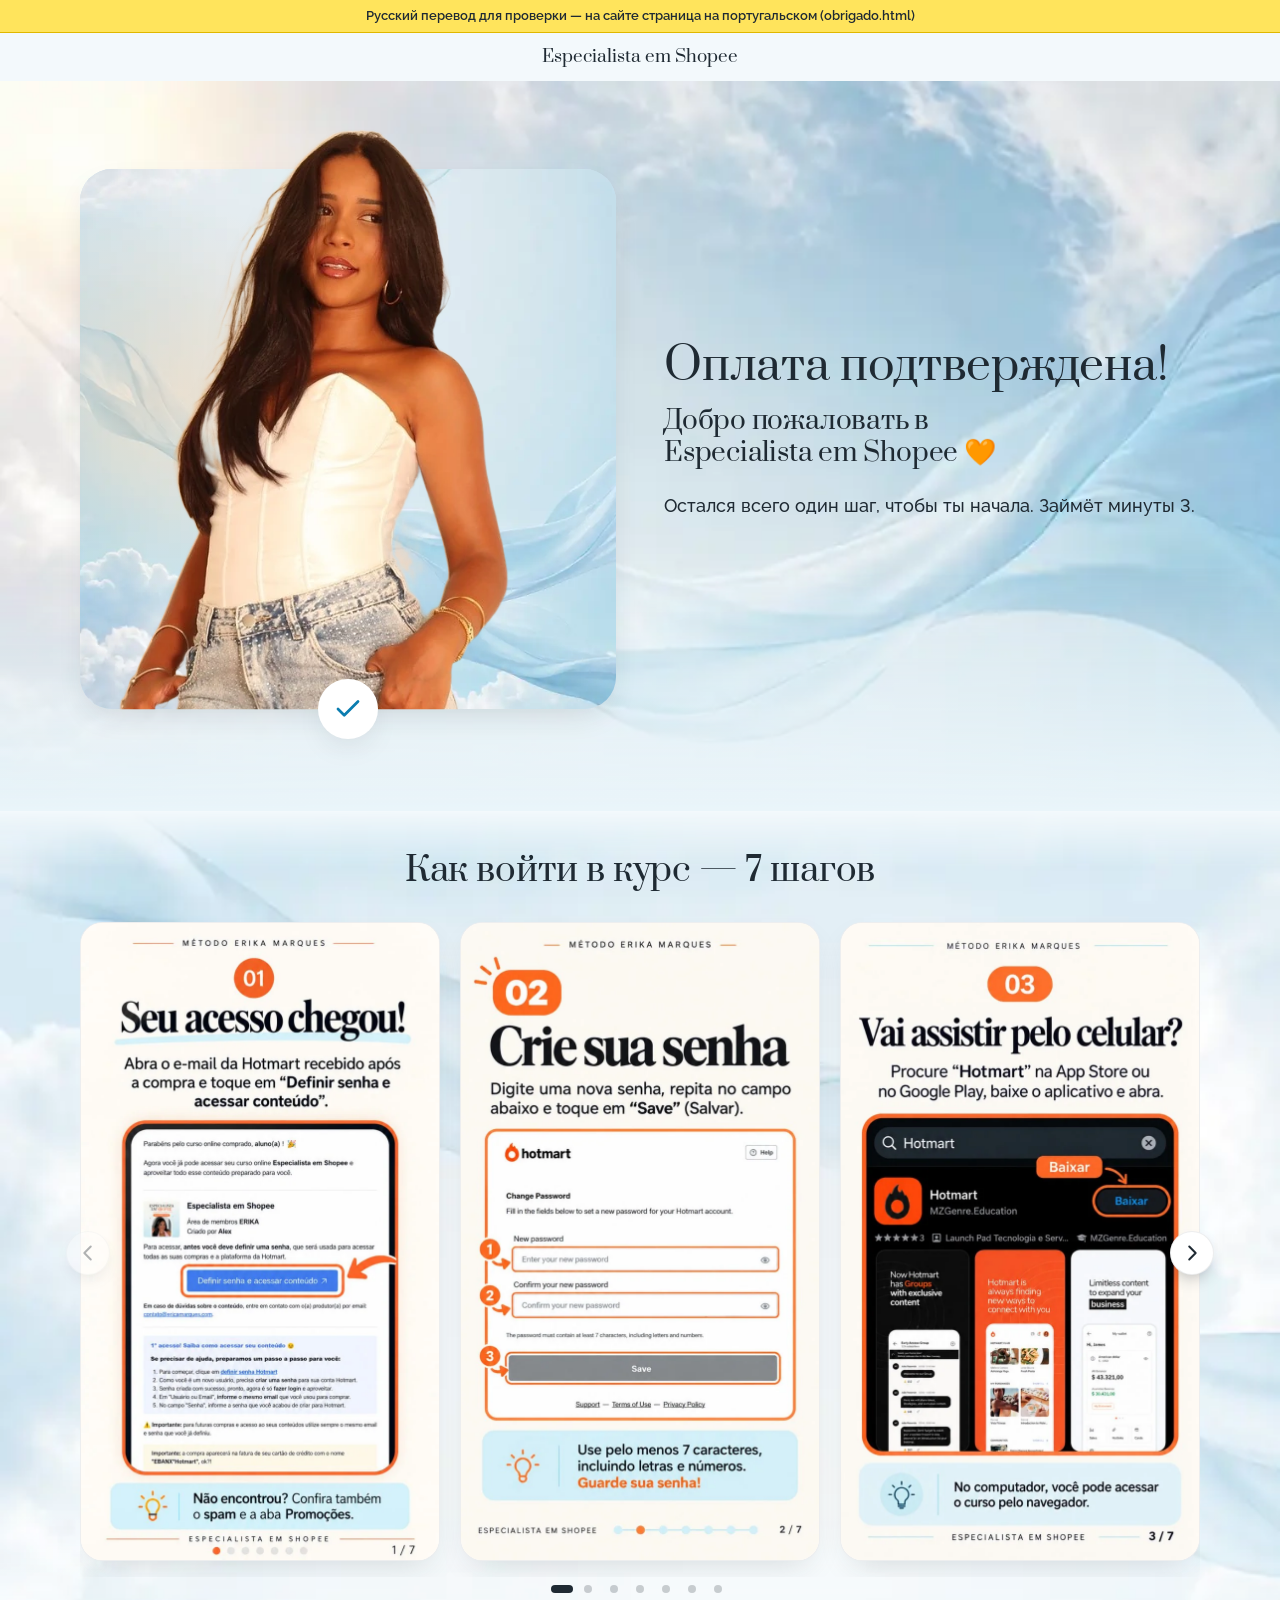
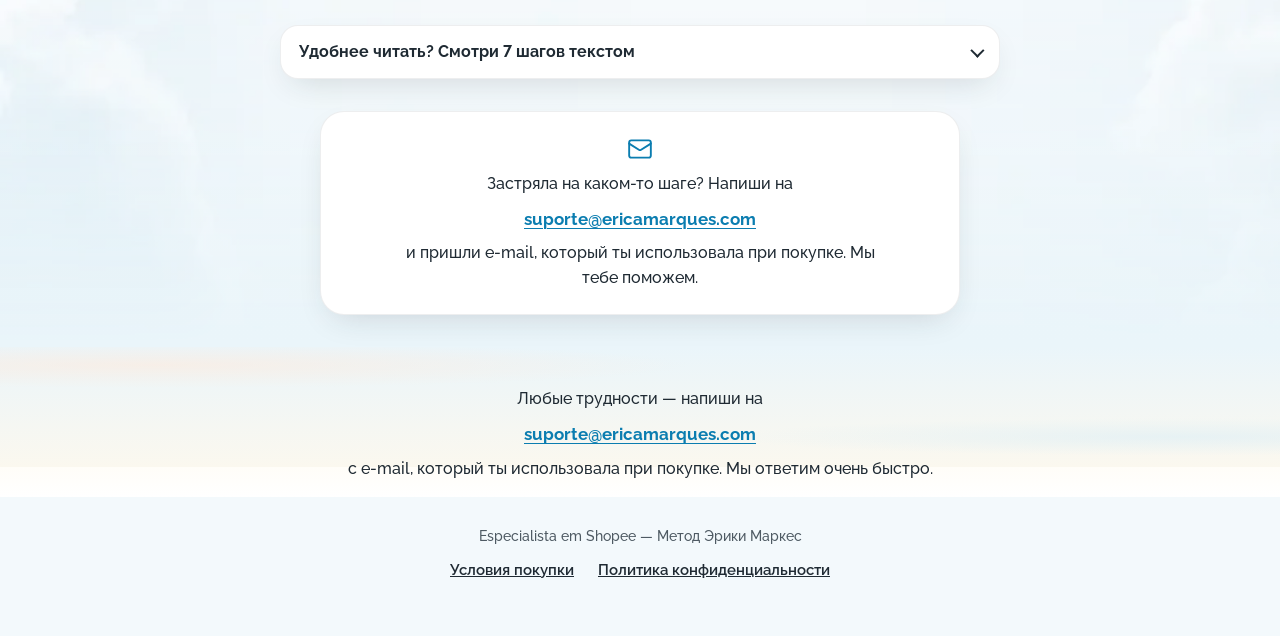
<file: final/obrigado-ru.html>
<!doctype html>
<html lang="ru">
<head>
<meta charset="utf-8">
<meta name="viewport" content="width=device-width, initial-scale=1, viewport-fit=cover">
<title>Оплата подтверждена — Especialista em Shopee (русский перевод для проверки)</title>
<meta name="robots" content="noindex, nofollow">
<meta name="theme-color" content="#EAF5FA">
<link rel="preconnect" href="https://fonts.googleapis.com">
<link rel="preconnect" href="https://fonts.gstatic.com" crossorigin>
<link rel="stylesheet" href="https://fonts.googleapis.com/css2?family=Prata&amp;family=Raleway:wght@500;600;700&amp;display=swap">
<link rel="stylesheet" href="assets/site.css">
<link rel="stylesheet" href="assets/spasibo.css">
<link rel="stylesheet" href="assets/obrigado.css?v=1002e">
<link rel="stylesheet" href="assets/obrigado-ru.css?v=1002e">
</head>
<body class="ty">
<!-- Страница после оплаты (Hotmart: Pós-venda > Externa > compra aprovada). Инструкция — 7 слайдов assets/obrigado/passo-N.webp (скрины от команды, 02.10), тексты слайдов продублированы в <details>. -->
<div class="ru-note" role="note">Русский перевод для проверки — на сайте страница на португальском (obrigado.html)</div>
<svg class="sprite" aria-hidden="true" focusable="false" xmlns="http://www.w3.org/2000/svg">
  <symbol id="t-check" viewBox="0 0 24 24"><path d="M20 6 9 17l-5-5"/></symbol>
  <symbol id="t-mail" viewBox="0 0 24 24"><rect width="20" height="16" x="2" y="4" rx="2"/><path d="m22 7-8.97 5.7a1.94 1.94 0 0 1-2.06 0L2 7"/></symbol>
  <symbol id="t-image" viewBox="0 0 24 24"><rect width="18" height="18" x="3" y="3" rx="2"/><circle cx="9" cy="9" r="2"/><path d="m21 15-3.09-3.09a2 2 0 0 0-2.82 0L6 21"/></symbol>
  <symbol id="i-play" viewBox="0 0 24 24"><path fill="currentColor" stroke="none" d="M8 5.2v13.6a1 1 0 0 0 1.53.85l10.4-6.8a1 1 0 0 0 0-1.7L9.53 4.35A1 1 0 0 0 8 5.2z"/></symbol>
</svg>

<main class="page">
  <div class="ty-bar">Especialista em Shopee</div>

  <section class="blk bg-hero ty-hero" aria-labelledby="ty-title">
    <div class="hero__stage ty-stage">
      <div class="hero__photo" aria-hidden="true"><span class="hero__sky"></span><span class="hero__glow"></span></div>
      <div class="hero__cut"><img src="assets/img/hero-erika-cut-hd.webp" width="1050" height="1400" alt="Эрика Маркес" fetchpriority="high" decoding="async"></div>
    </div>
    <div class="ty-badge" aria-hidden="true"><svg class="i"><use href="#t-check"/></svg></div>
    <h1 id="ty-title"><span class="ty-h1-main">Оплата подтверждена!</span> <span class="ty-h1-sub">Добро пожаловать в Especialista em <span class="nw">Shopee 🧡</span></span></h1>
    <p class="ty-lead">Остался всего один шаг, чтобы ты начала. Займёт <span class="nw">минуты 3.</span></p>
  </section>

  <section class="blk bg-section ty-how" id="ty-steps" aria-labelledby="ty-steps-t">
    <h2 id="ty-steps-t">Как войти в <span class="nw">курс —</span> 7 шагов</h2>
    <p class="ty-guide__hint" aria-hidden="true">Листай вбок и выполняй 7 шагов <svg class="i" viewBox="0 0 24 24"><path d="M5 12h14M13 6l6 6-6 6"/></svg></p>
    <div class="ty-guide" data-ty-guide>
      <div class="ty-guide__track" tabindex="0" role="group" aria-roledescription="carousel" aria-label="Пошагово: как войти в курс">
      <figure class="ty-slide" id="ty-passo-1"><img src="assets/obrigado/passo-1.webp" width="720" height="1280" alt="Шаг 1 из 7: Твой доступ пришёл!. Открой письмо от Hotmart, которое пришло после покупки, и нажми «Definir senha e acessar conteúdo» («Задать пароль и открыть доступ»)." loading="lazy" decoding="async"></figure>
      <figure class="ty-slide" id="ty-passo-2"><img src="assets/obrigado/passo-2.webp" width="720" height="1280" alt="Шаг 2 из 7: Создай пароль. Введи новый пароль, повтори его в поле ниже и нажми «Save» («Сохранить»)." loading="lazy" decoding="async"></figure>
      <figure class="ty-slide" id="ty-passo-3"><img src="assets/obrigado/passo-3.webp" width="720" height="1280" alt="Шаг 3 из 7: Будешь смотреть с телефона?. Найди «Hotmart» в App Store или Google Play, скачай приложение и открой его." loading="lazy" decoding="async"></figure>
      <figure class="ty-slide" id="ty-passo-4"><img src="assets/obrigado/passo-4.webp" width="720" height="1280" alt="Шаг 4 из 7: Войди по e-mail. Введи тот же e-mail, что при покупке, и нажми «Log in» («Войти»)." loading="lazy" decoding="async"></figure>
      <figure class="ty-slide" id="ty-passo-5"><img src="assets/obrigado/passo-5.webp" width="720" height="1280" alt="Шаг 5 из 7: Проверь почту. Hotmart отправила код на e-mail, указанный при покупке. Скопируй код, введи здесь и нажми «Confirm» («Подтвердить»)." loading="lazy" decoding="async"></figure>
      <figure class="ty-slide" id="ty-passo-6"><img src="assets/obrigado/passo-6.webp" width="720" height="1280" alt="Шаг 6 из 7: Найди наш курс. В разделе «My products» («Мои продукты») появятся купленные курсы. Нажми «Especialista em Shopee»." loading="lazy" decoding="async"></figure>
      <figure class="ty-slide" id="ty-passo-7"><img src="assets/obrigado/passo-7.webp" width="720" height="1280" alt="Шаг 7 из 7: Теперь осталось начать!. Внутри курса нажми «Watch» («Смотреть»), чтобы начать уроки." loading="lazy" decoding="async"></figure>
      </div>
      <button type="button" class="ty-guide__btn ty-guide__btn--prev" data-prev aria-label="Предыдущий шаг"><svg class="i" aria-hidden="true" viewBox="0 0 24 24"><path d="M15 5l-7 7 7 7"/></svg></button>
      <button type="button" class="ty-guide__btn ty-guide__btn--next" data-next aria-label="Следующий шаг"><svg class="i" aria-hidden="true" viewBox="0 0 24 24"><path d="M9 5l7 7-7 7"/></svg></button>
      <div class="ty-guide__dots">
      <button type="button" aria-label="Твой доступ пришёл! (1/7)" aria-current="true"></button>
      <button type="button" aria-label="Создай пароль (2/7)"></button>
      <button type="button" aria-label="Будешь смотреть с телефона? (3/7)"></button>
      <button type="button" aria-label="Войди по e-mail (4/7)"></button>
      <button type="button" aria-label="Проверь почту (5/7)"></button>
      <button type="button" aria-label="Найди наш курс (6/7)"></button>
      <button type="button" aria-label="Теперь осталось начать! (7/7)"></button>
      </div>
    </div>
    <details class="ty-text">
      <summary>Удобнее читать? Смотри 7 шагов текстом</summary>
      <ol class="ty-text__list">
        <li><h3>Твой доступ пришёл!</h3><p>Открой письмо от Hotmart, которое пришло после покупки, и нажми «Definir senha e acessar conteúdo» («Задать пароль и открыть доступ»).</p><p class="ty-text__tip"><b>Совет:</b> Не нашла? Проверь также «Спам» и «Промоакции».</p></li>
        <li><h3>Создай пароль</h3><p>Введи новый пароль, повтори его в поле ниже и нажми «Save» («Сохранить»).</p><p class="ty-text__tip"><b>Совет:</b> Минимум 7 символов, буквы и цифры. Сохрани пароль!</p></li>
        <li><h3>Будешь смотреть с телефона?</h3><p>Найди «Hotmart» в App Store или Google Play, скачай приложение и открой его.</p><p class="ty-text__tip"><b>Совет:</b> На компьютере курс можно открыть в браузере.</p></li>
        <li><h3>Войди по e-mail</h3><p>Введи тот же e-mail, что при покупке, и нажми «Log in» («Войти»).</p><p class="ty-text__tip"><b>Совет:</b> Используй e-mail, который указала при оплате.</p></li>
        <li><h3>Проверь почту</h3><p>Hotmart отправила код на e-mail, указанный при покупке. Скопируй код, введи здесь и нажми «Confirm» («Подтвердить»).</p><p class="ty-text__tip"><b>Совет:</b> Если код не пришёл, проверь спам или нажми «Resend code», чтобы отправить заново.</p></li>
        <li><h3>Найди наш курс</h3><p>В разделе «My products» («Мои продукты») появятся купленные курсы. Нажми «Especialista em Shopee».</p><p class="ty-text__tip"><b>Совет:</b> Ищи обложку курса с фото Эрики.</p></li>
        <li><h3>Теперь осталось начать!</h3><p>Внутри курса нажми «Watch» («Смотреть»), чтобы начать уроки.</p><p class="ty-text__tip"><b>Совет:</b> Начни с Модуля 0. Жду тебя на первом уроке!</p></li>
      </ol>
    </details>

    <div class="ty-stuck">
      <svg class="i" aria-hidden="true"><use href="#t-mail"/></svg>
      <p>Застряла на каком-то шаге? Напиши на <a class="ty-link" id="ty-mail-1" href="mailto:suporte@ericamarques.com">suporte@ericamarques.com</a> и пришли <span class="nw">e-mail</span>, который ты использовала при покупке. Мы тебе поможем.</p>
    </div>
  </section>

  <section class="blk bg-paper ty-end">
    <p class="ty-final">Любые трудности — напиши на <a class="ty-link" id="ty-mail-2" href="mailto:suporte@ericamarques.com">suporte@ericamarques.com</a> с <span class="nw">e-mail</span>, который ты использовала при покупке. Мы ответим очень быстро.</p>
  </section>

  <footer class="ty-foot">
    <p>Especialista em Shopee — Метод <span class="nw">Эрики Маркес</span></p>
    <p class="ty-foot__links"><a id="ty-terms" href="termos/">Условия покупки</a> <a id="ty-privacy" href="privacidade/">Политика конфиденциальности</a></p>
  </footer>
</main>
<script src="assets/obrigado.js?v=2"></script>
</body>
</html>
</file>
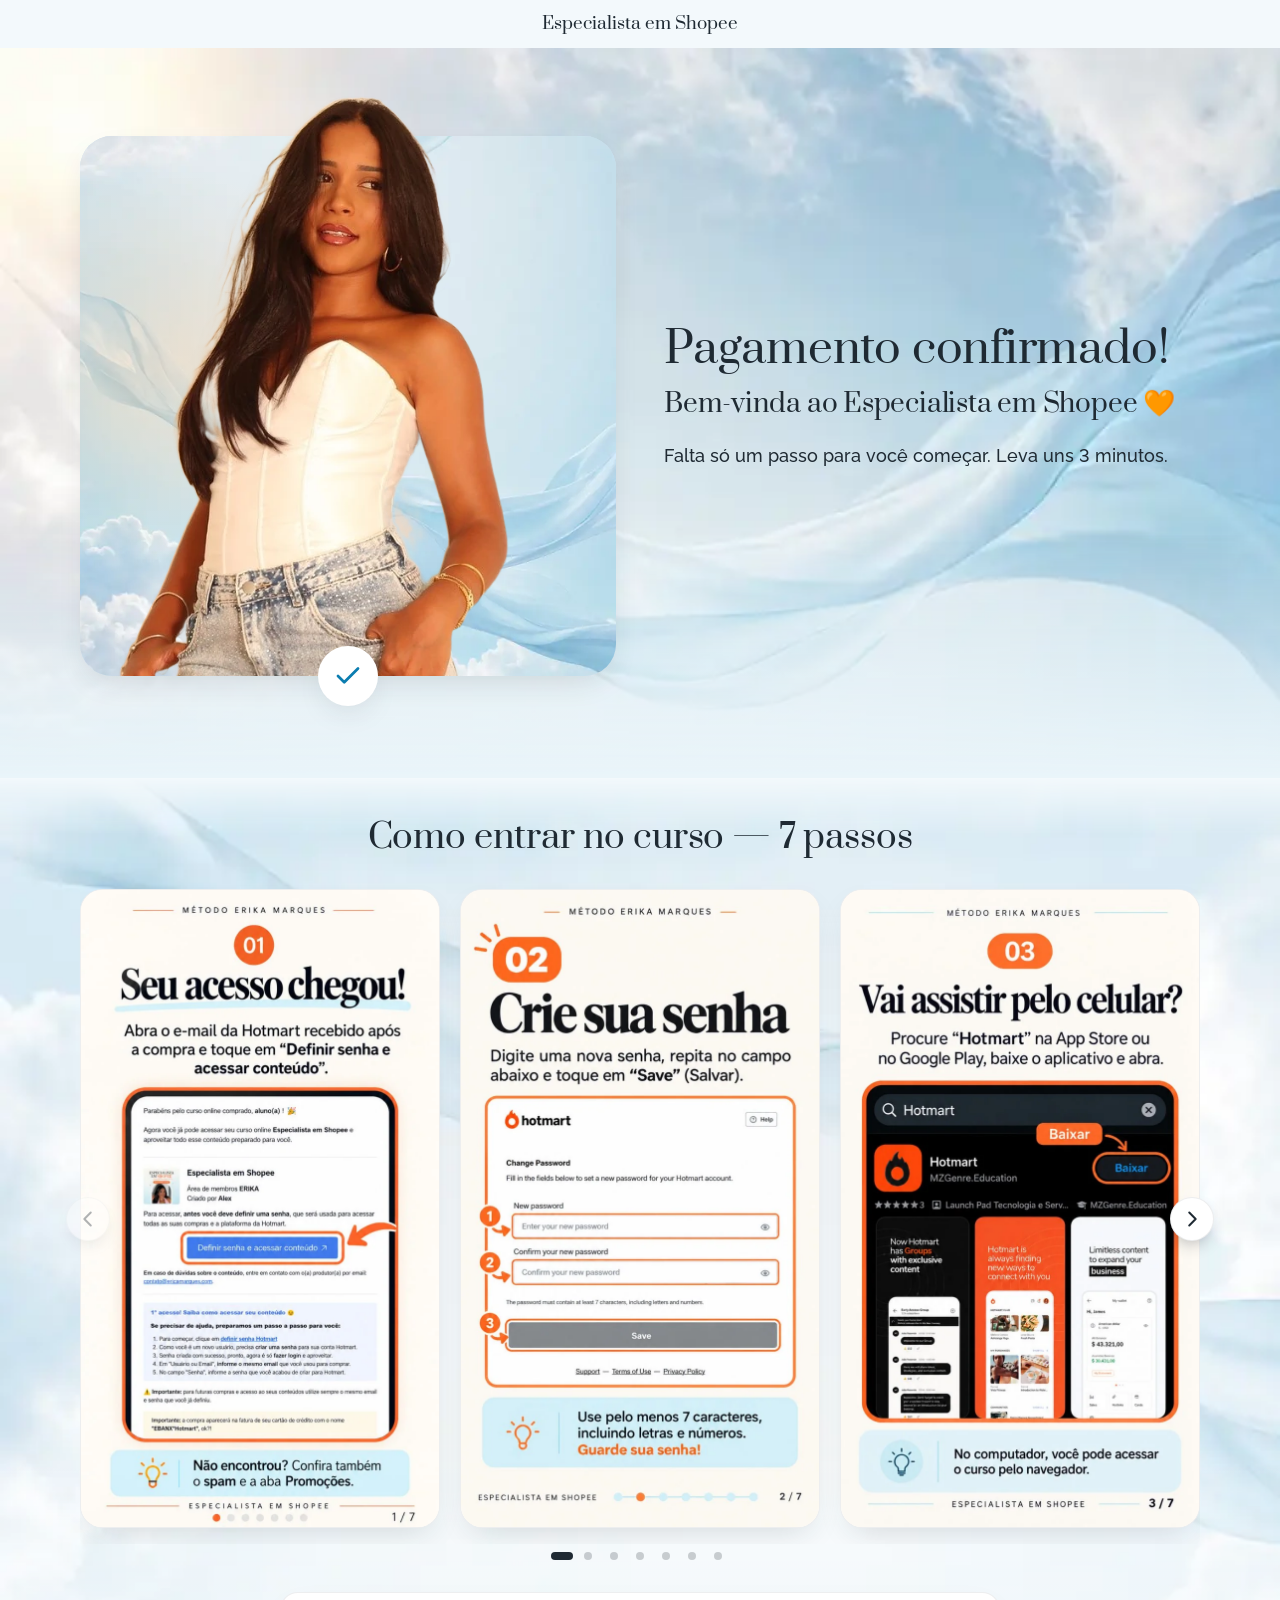
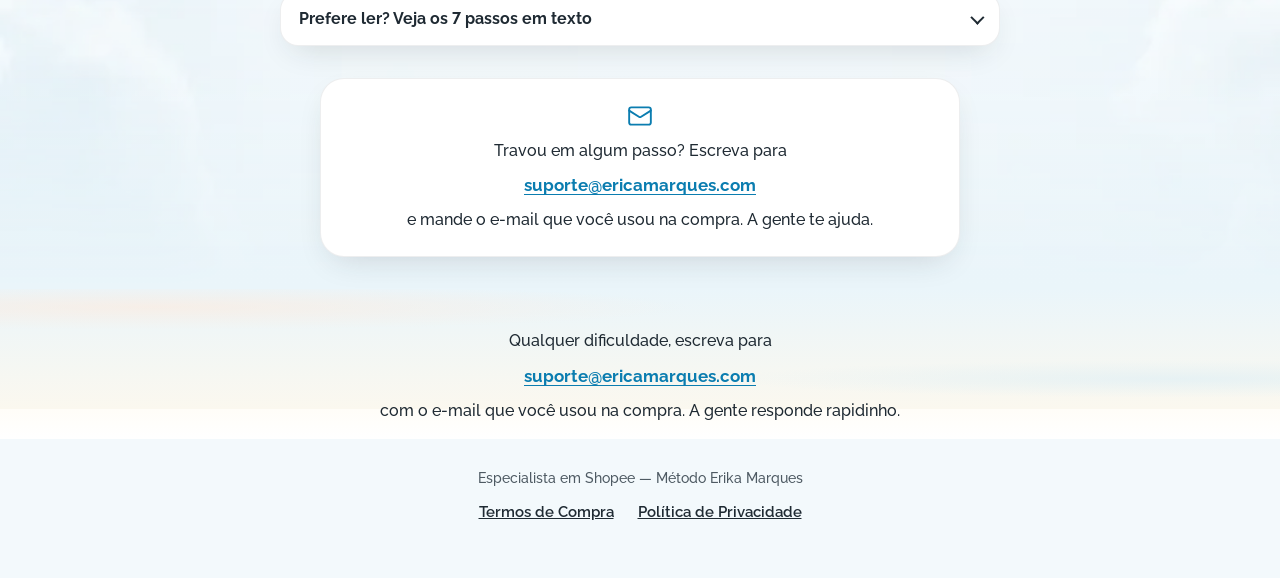
<file: final/obrigado.html>
<!doctype html>
<html lang="pt-BR">
<head>
<meta charset="utf-8">
<meta name="viewport" content="width=device-width, initial-scale=1, viewport-fit=cover">
<title>Pagamento confirmado — Especialista em Shopee</title>
<meta name="robots" content="noindex, nofollow">
<meta name="theme-color" content="#EAF5FA">
<link rel="preconnect" href="https://fonts.googleapis.com">
<link rel="preconnect" href="https://fonts.gstatic.com" crossorigin>
<link rel="stylesheet" href="https://fonts.googleapis.com/css2?family=Prata&amp;family=Raleway:wght@500;600;700&amp;display=swap">
<link rel="stylesheet" href="assets/site.css">
<link rel="stylesheet" href="assets/spasibo.css">
<link rel="stylesheet" href="assets/obrigado.css?v=1002e">
</head>
<body class="ty">
<!-- Страница после оплаты (Hotmart: Pós-venda > Externa > compra aprovada). Инструкция — 7 слайдов assets/obrigado/passo-N.webp (скрины от команды, 02.10), тексты слайдов продублированы в <details>. -->
<svg class="sprite" aria-hidden="true" focusable="false" xmlns="http://www.w3.org/2000/svg">
  <symbol id="t-check" viewBox="0 0 24 24"><path d="M20 6 9 17l-5-5"/></symbol>
  <symbol id="t-mail" viewBox="0 0 24 24"><rect width="20" height="16" x="2" y="4" rx="2"/><path d="m22 7-8.97 5.7a1.94 1.94 0 0 1-2.06 0L2 7"/></symbol>
  <symbol id="t-image" viewBox="0 0 24 24"><rect width="18" height="18" x="3" y="3" rx="2"/><circle cx="9" cy="9" r="2"/><path d="m21 15-3.09-3.09a2 2 0 0 0-2.82 0L6 21"/></symbol>
  <symbol id="i-play" viewBox="0 0 24 24"><path fill="currentColor" stroke="none" d="M8 5.2v13.6a1 1 0 0 0 1.53.85l10.4-6.8a1 1 0 0 0 0-1.7L9.53 4.35A1 1 0 0 0 8 5.2z"/></symbol>
</svg>

<main class="page">
  <div class="ty-bar">Especialista em Shopee</div>

  <section class="blk bg-hero ty-hero" aria-labelledby="ty-title">
    <div class="hero__stage ty-stage">
      <div class="hero__photo" aria-hidden="true"><span class="hero__sky"></span><span class="hero__glow"></span></div>
      <div class="hero__cut"><img src="assets/img/hero-erika-cut-hd.webp" width="1050" height="1400" alt="Erika Marques" fetchpriority="high" decoding="async"></div>
    </div>
    <div class="ty-badge" aria-hidden="true"><svg class="i"><use href="#t-check"/></svg></div>
    <h1 id="ty-title"><span class="ty-h1-main">Pagamento confirmado!</span> <span class="ty-h1-sub">Bem-vinda ao Especialista em <span class="nw">Shopee 🧡</span></span></h1>
    <p class="ty-lead">Falta só um passo para você começar. Leva uns <span class="nw">3 minutos.</span></p>
  </section>

  <section class="blk bg-section ty-how" id="ty-steps" aria-labelledby="ty-steps-t">
    <h2 id="ty-steps-t">Como entrar no <span class="nw">curso —</span> 7 passos</h2>
    <p class="ty-guide__hint" aria-hidden="true">Arraste para o lado e siga os 7 passos <svg class="i" viewBox="0 0 24 24"><path d="M5 12h14M13 6l6 6-6 6"/></svg></p>
    <div class="ty-guide" data-ty-guide>
      <div class="ty-guide__track" tabindex="0" role="group" aria-roledescription="carousel" aria-label="Passo a passo: como entrar no curso">
      <figure class="ty-slide" id="ty-passo-1"><img src="assets/obrigado/passo-1.webp" width="720" height="1280" alt="Passo 1 de 7: Seu acesso chegou!. Abra o e-mail da Hotmart recebido após a compra e toque em “Definir senha e acessar conteúdo”." loading="lazy" decoding="async"></figure>
      <figure class="ty-slide" id="ty-passo-2"><img src="assets/obrigado/passo-2.webp" width="720" height="1280" alt="Passo 2 de 7: Crie sua senha. Digite uma nova senha, repita no campo abaixo e toque em “Save” (Salvar)." loading="lazy" decoding="async"></figure>
      <figure class="ty-slide" id="ty-passo-3"><img src="assets/obrigado/passo-3.webp" width="720" height="1280" alt="Passo 3 de 7: Vai assistir pelo celular?. Procure “Hotmart” na App Store ou no Google Play, baixe o aplicativo e abra." loading="lazy" decoding="async"></figure>
      <figure class="ty-slide" id="ty-passo-4"><img src="assets/obrigado/passo-4.webp" width="720" height="1280" alt="Passo 4 de 7: Entre com seu e-mail. Digite o mesmo e-mail usado na compra e toque em “Log in” (Entrar)." loading="lazy" decoding="async"></figure>
      <figure class="ty-slide" id="ty-passo-5"><img src="assets/obrigado/passo-5.webp" width="720" height="1280" alt="Passo 5 de 7: Confira sua caixa de entrada. A Hotmart enviou um código para o e-mail usado na compra. Copie o código, digite aqui e toque em “Confirm” (Confirmar)." loading="lazy" decoding="async"></figure>
      <figure class="ty-slide" id="ty-passo-6"><img src="assets/obrigado/passo-6.webp" width="720" height="1280" alt="Passo 6 de 7: Encontre o nosso curso. Em “My products” (Meus produtos), aparecem os cursos que você comprou. Toque em “Especialista em Shopee”." loading="lazy" decoding="async"></figure>
      <figure class="ty-slide" id="ty-passo-7"><img src="assets/obrigado/passo-7.webp" width="720" height="1280" alt="Passo 7 de 7: Agora é só começar!. Dentro do curso, toque em “Watch” (Assistir) para começar as aulas." loading="lazy" decoding="async"></figure>
      </div>
      <button type="button" class="ty-guide__btn ty-guide__btn--prev" data-prev aria-label="Passo anterior"><svg class="i" aria-hidden="true" viewBox="0 0 24 24"><path d="M15 5l-7 7 7 7"/></svg></button>
      <button type="button" class="ty-guide__btn ty-guide__btn--next" data-next aria-label="Próximo passo"><svg class="i" aria-hidden="true" viewBox="0 0 24 24"><path d="M9 5l7 7-7 7"/></svg></button>
      <div class="ty-guide__dots">
      <button type="button" aria-label="Seu acesso chegou! (1/7)" aria-current="true"></button>
      <button type="button" aria-label="Crie sua senha (2/7)"></button>
      <button type="button" aria-label="Vai assistir pelo celular? (3/7)"></button>
      <button type="button" aria-label="Entre com seu e-mail (4/7)"></button>
      <button type="button" aria-label="Confira sua caixa de entrada (5/7)"></button>
      <button type="button" aria-label="Encontre o nosso curso (6/7)"></button>
      <button type="button" aria-label="Agora é só começar! (7/7)"></button>
      </div>
    </div>
    <details class="ty-text">
      <summary>Prefere ler? Veja os 7 passos em texto</summary>
      <ol class="ty-text__list">
        <li><h3>Seu acesso chegou!</h3><p>Abra o e-mail da Hotmart recebido após a compra e toque em “Definir senha e acessar conteúdo”.</p><p class="ty-text__tip"><b>Dica:</b> Não encontrou? Confira também o spam e a aba Promoções.</p></li>
        <li><h3>Crie sua senha</h3><p>Digite uma nova senha, repita no campo abaixo e toque em “Save” (Salvar).</p><p class="ty-text__tip"><b>Dica:</b> Use pelo menos 7 caracteres, incluindo letras e números. Guarde sua senha!</p></li>
        <li><h3>Vai assistir pelo celular?</h3><p>Procure “Hotmart” na App Store ou no Google Play, baixe o aplicativo e abra.</p><p class="ty-text__tip"><b>Dica:</b> No computador, você pode acessar o curso pelo navegador.</p></li>
        <li><h3>Entre com seu e-mail</h3><p>Digite o mesmo e-mail usado na compra e toque em “Log in” (Entrar).</p><p class="ty-text__tip"><b>Dica:</b> Use o e-mail informado na hora do pagamento.</p></li>
        <li><h3>Confira sua caixa de entrada</h3><p>A Hotmart enviou um código para o e-mail usado na compra. Copie o código, digite aqui e toque em “Confirm” (Confirmar).</p><p class="ty-text__tip"><b>Dica:</b> Se não chegar, confira o spam ou toque em “Resend code” para reenviar.</p></li>
        <li><h3>Encontre o nosso curso</h3><p>Em “My products” (Meus produtos), aparecem os cursos que você comprou. Toque em “Especialista em Shopee”.</p><p class="ty-text__tip"><b>Dica:</b> Procure a capa do curso com a foto da Erika.</p></li>
        <li><h3>Agora é só começar!</h3><p>Dentro do curso, toque em “Watch” (Assistir) para começar as aulas.</p><p class="ty-text__tip"><b>Dica:</b> Comece pelo Módulo 0. Te espero na primeira aula!</p></li>
      </ol>
    </details>

    <div class="ty-stuck">
      <svg class="i" aria-hidden="true"><use href="#t-mail"/></svg>
      <p>Travou em algum passo? Escreva para <a class="ty-link" id="ty-mail-1" href="mailto:suporte@ericamarques.com">suporte@ericamarques.com</a> e mande o <span class="nw">e-mail</span> que você usou na compra. A gente te ajuda.</p>
    </div>
  </section>

  <section class="blk bg-paper ty-end">
    <p class="ty-final">Qualquer dificuldade, escreva para <a class="ty-link" id="ty-mail-2" href="mailto:suporte@ericamarques.com">suporte@ericamarques.com</a> com o <span class="nw">e-mail</span> que você usou na compra. A gente responde rapidinho.</p>
  </section>

  <footer class="ty-foot">
    <p>Especialista em Shopee — Método <span class="nw">Erika Marques</span></p>
    <p class="ty-foot__links"><a id="ty-terms" href="termos/">Termos de Compra</a> <a id="ty-privacy" href="privacidade/">Política de Privacidade</a></p>
  </footer>
</main>
<script src="assets/obrigado.js?v=2"></script>
</body>
</html>
</file>
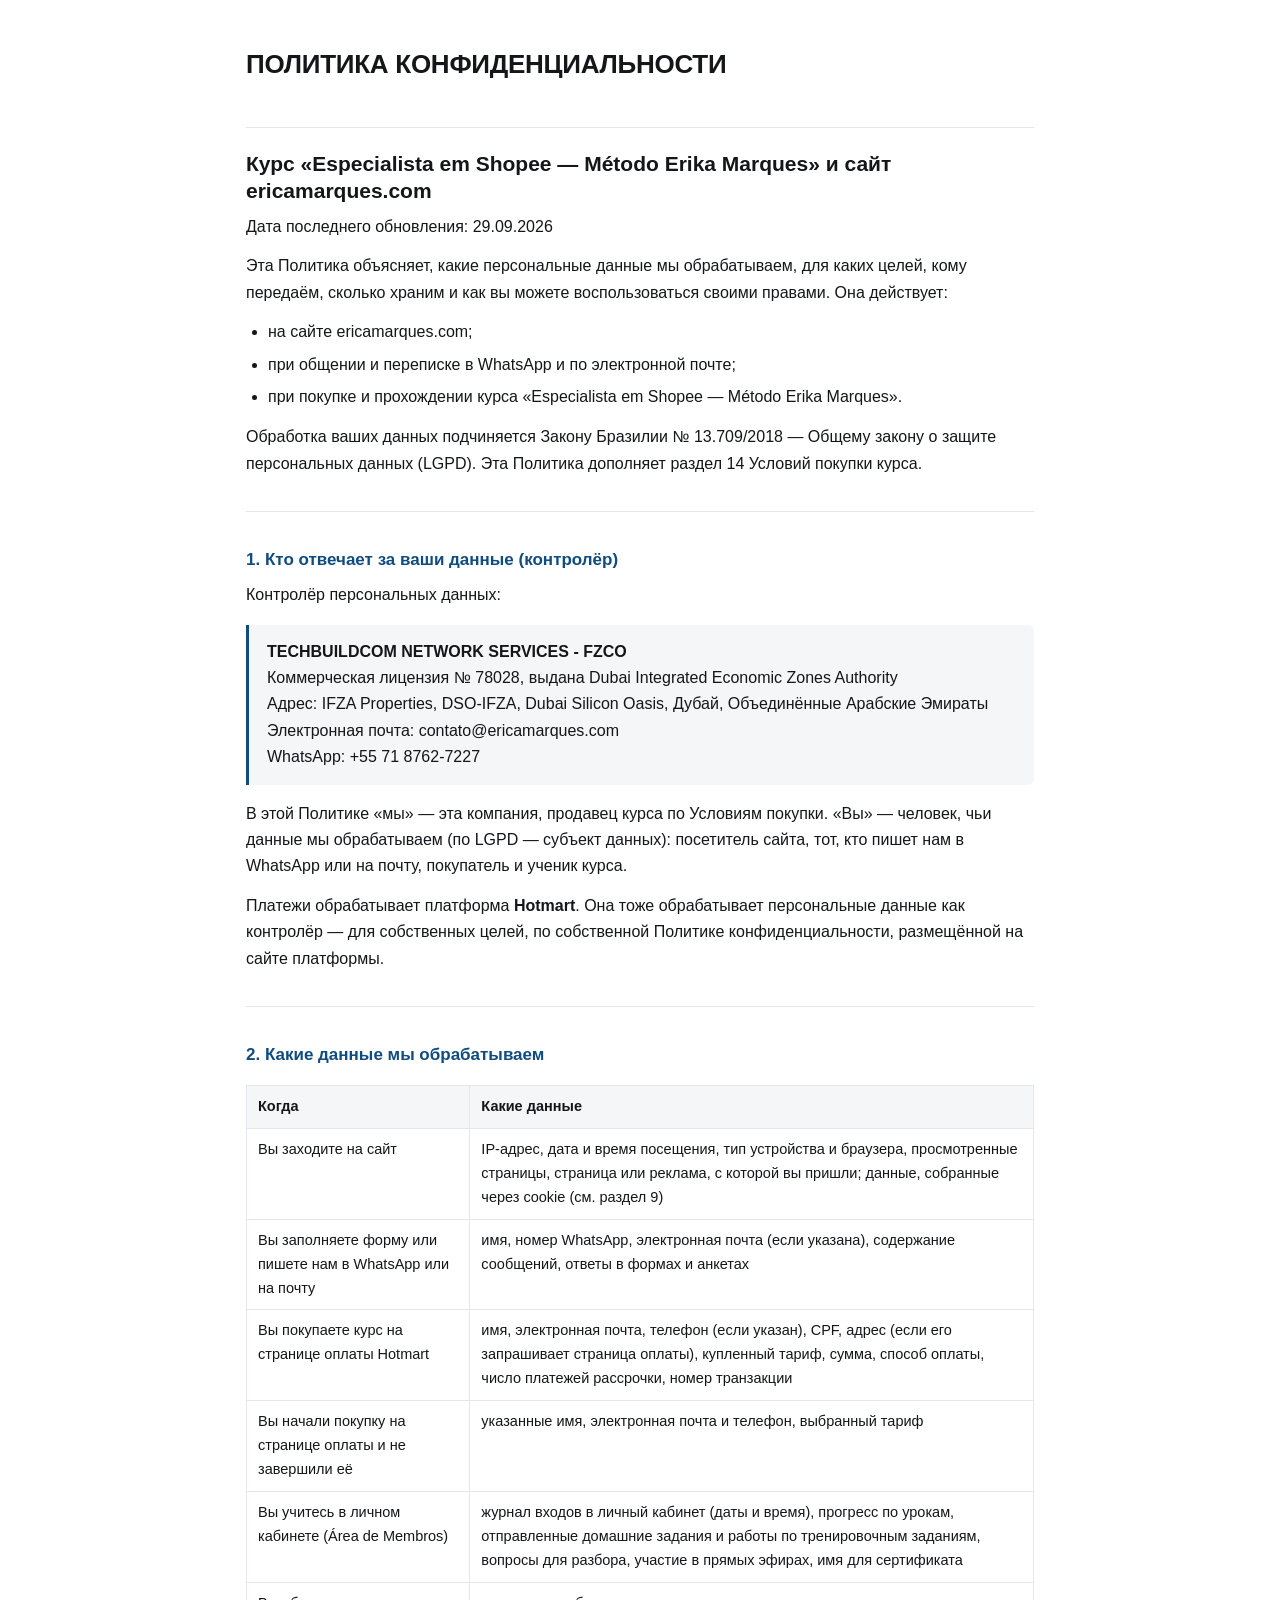
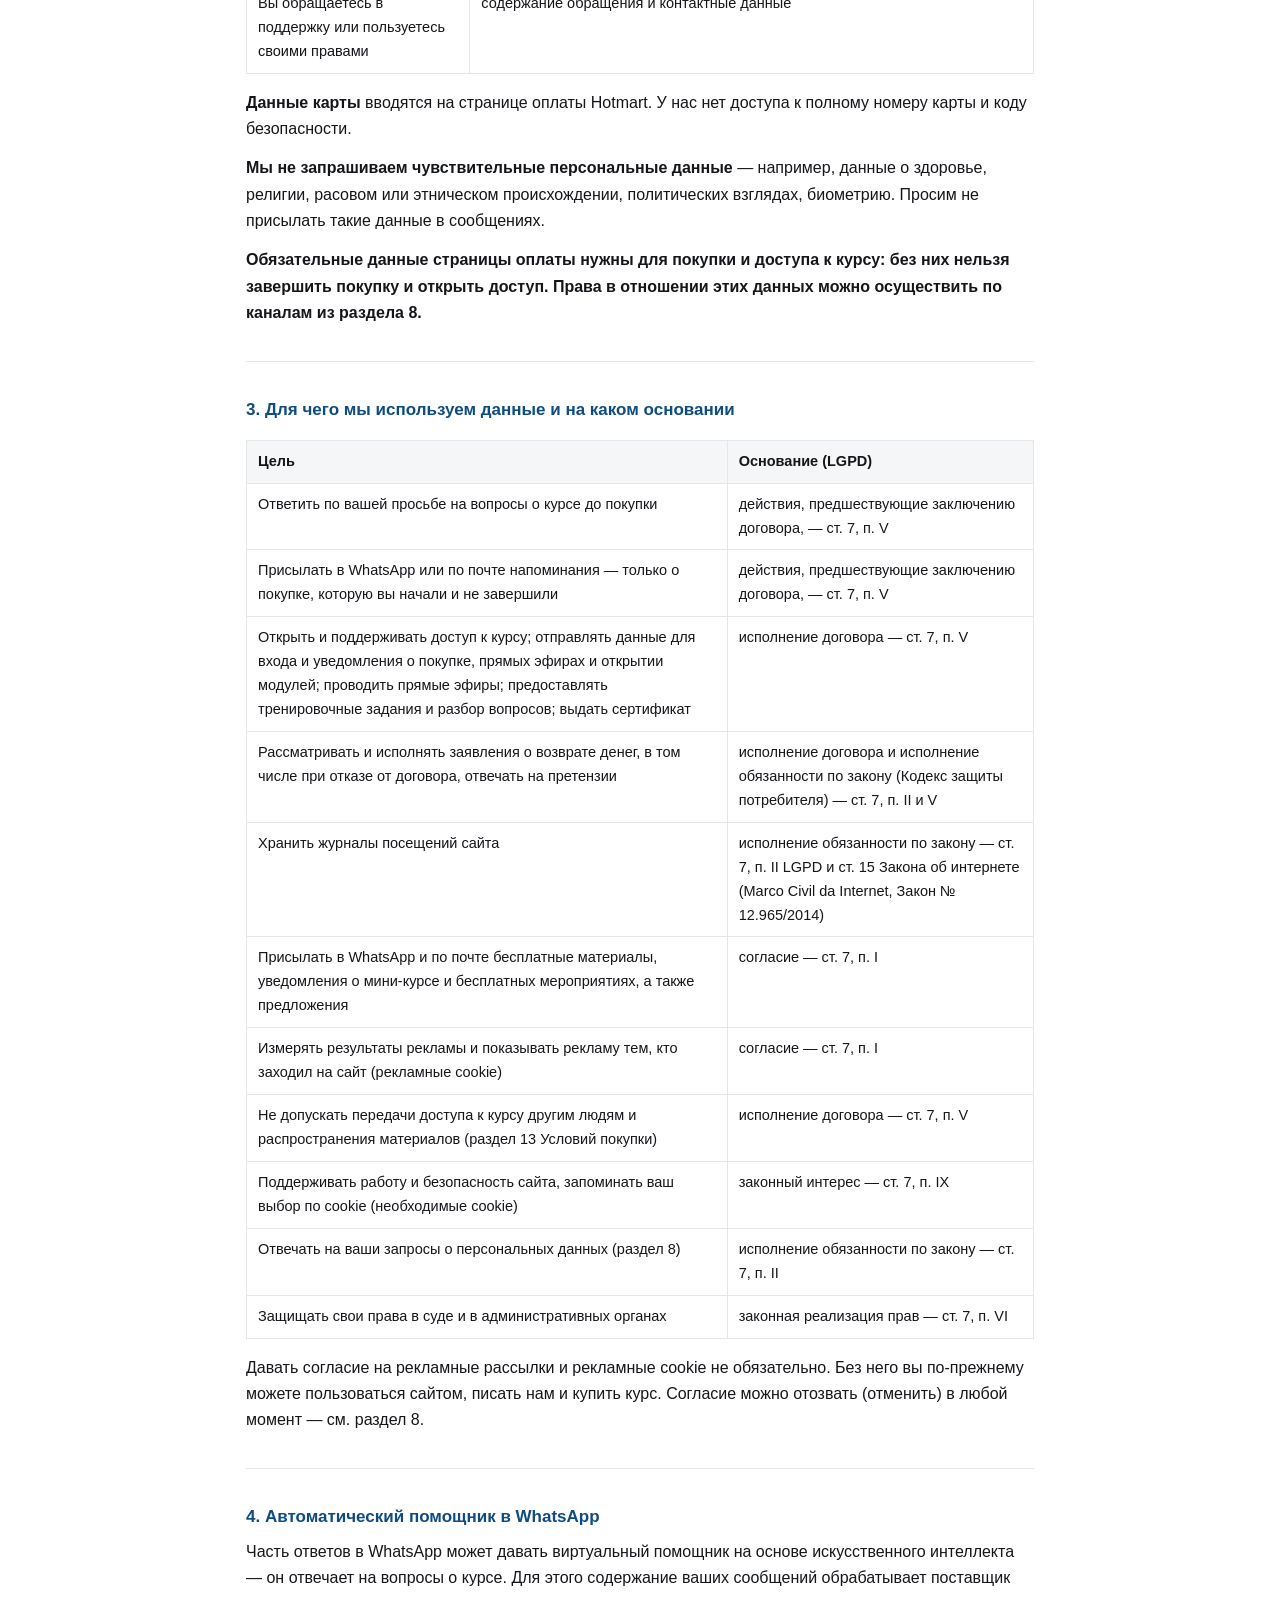
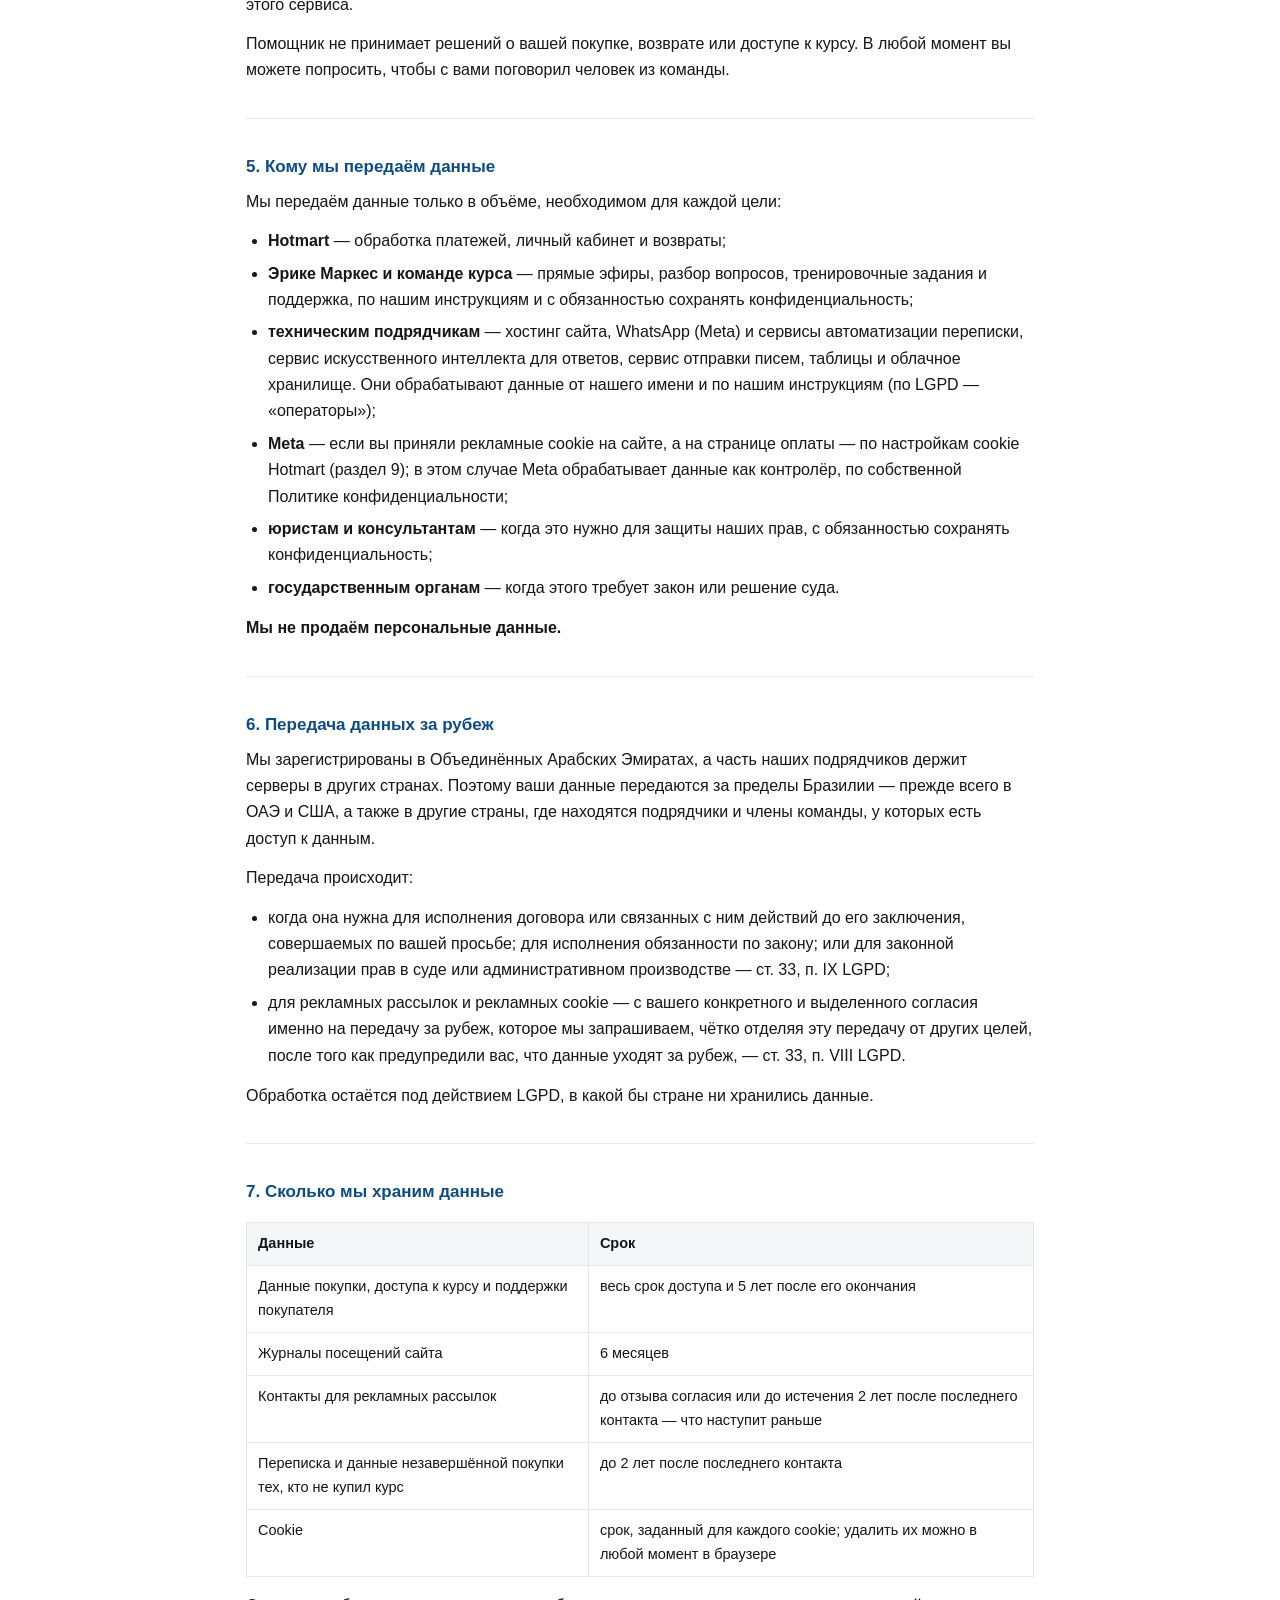
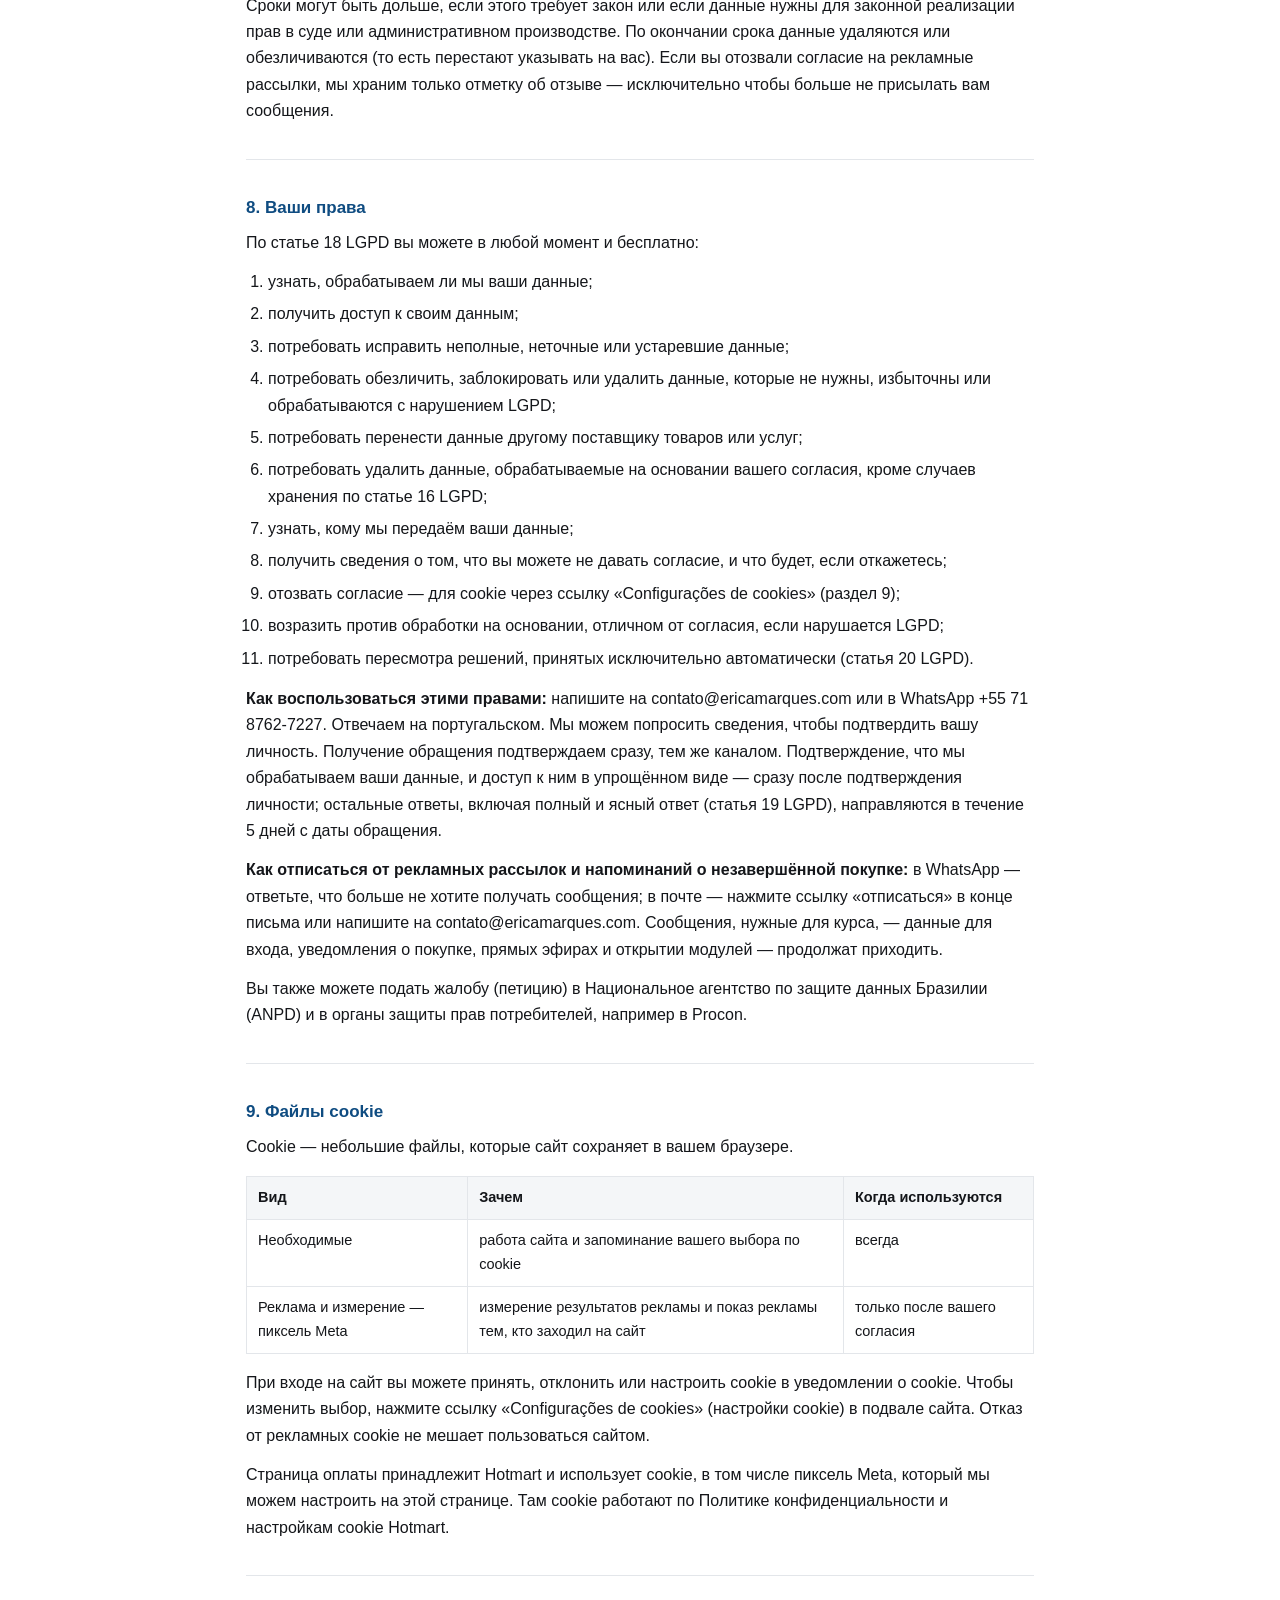
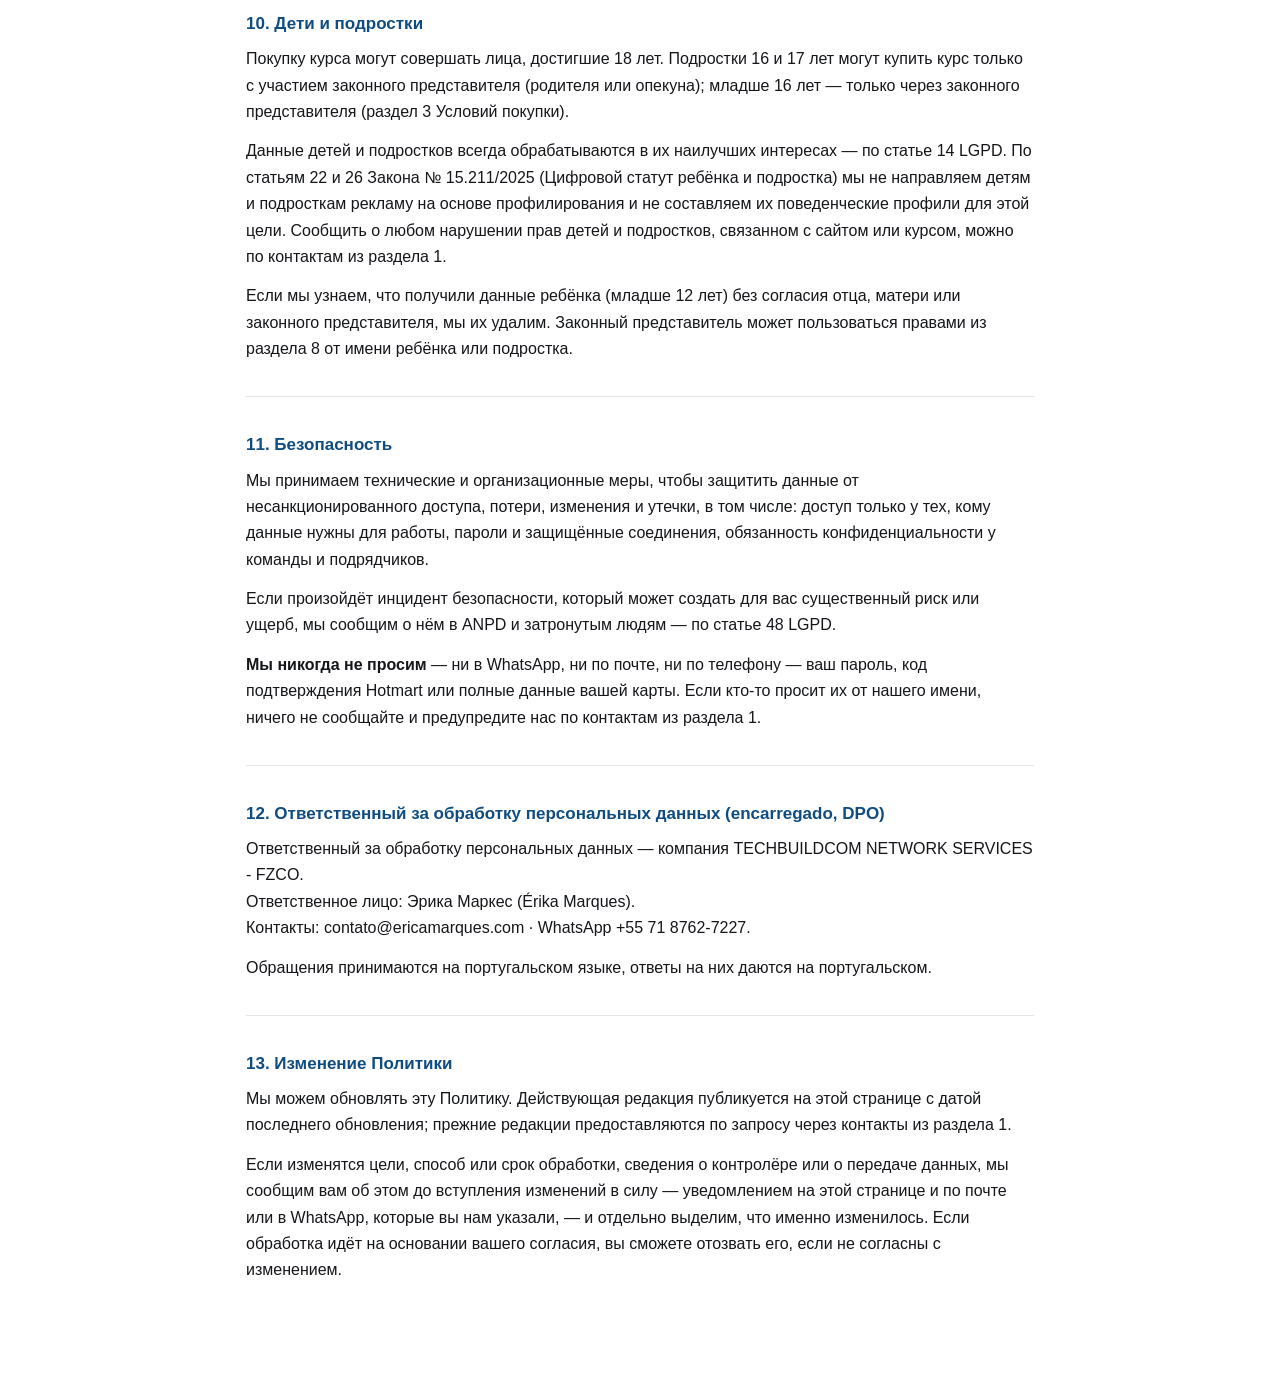
<file: final/privacidade-ru.html>
<!DOCTYPE html>
<html lang="ru">
<head>
<meta charset="utf-8">
<meta name="viewport" content="width=device-width, initial-scale=1">
<title>Политика конфиденциальности</title>
<style>
:root{
  --bg:#ffffff; --fg:#14161a; --muted:#5b6370; --line:#e3e6ea;
  --accent:#0f4c81; --warn-bg:#fff8e1; --warn-line:#e8c14a; --code:#f4f6f8;
}
@media (prefers-color-scheme: dark){
  :root:not([data-theme="light"]){
    --bg:#15171b; --fg:#e8eaed; --muted:#9aa3ad; --line:#2b2f36;
    --accent:#7db3e0; --warn-bg:#2e2716; --warn-line:#8a6d1f; --code:#1d2026;
  }
}
:root[data-theme="dark"]{
  --bg:#15171b; --fg:#e8eaed; --muted:#9aa3ad; --line:#2b2f36;
  --accent:#7db3e0; --warn-bg:#2e2716; --warn-line:#8a6d1f; --code:#1d2026;
}
*{box-sizing:border-box; min-width:0}
html{max-width:100%}
body{
  margin:0; background:var(--bg); color:var(--fg);
  font:16px/1.65 -apple-system,BlinkMacSystemFont,"Segoe UI",Roboto,Helvetica,Arial,sans-serif;
  -webkit-text-size-adjust:100%; max-width:100%;
}
h1,h2,h3,h4,p,li,td,th,blockquote{overflow-wrap:break-word}
code{overflow-wrap:anywhere}
.wrap{max-width:820px; margin:0 auto; padding:48px 16px 96px}
h1{font-size:26px; line-height:1.25; margin:0 0 6px; letter-spacing:-.01em}
h2{font-size:21px; line-height:1.3; margin:46px 0 10px; padding-top:22px; border-top:1px solid var(--line)}
h3{font-size:17px; margin:30px 0 8px; color:var(--accent)}
h4{font-size:15px; margin:22px 0 6px}
p{margin:0 0 13px}
ul,ol{margin:0 0 14px; padding-left:22px}
li{margin:0 0 6px}
hr{border:0; border-top:1px solid var(--line); margin:34px 0}
blockquote{
  margin:16px 0; padding:14px 18px; background:var(--code);
  border-left:3px solid var(--accent); border-radius:0 6px 6px 0;
}
blockquote p:last-child{margin-bottom:0}
em{color:var(--muted); font-style:italic}
code{background:var(--code); padding:2px 5px; border-radius:4px; font-size:.9em}
.tw{max-width:100%; overflow-x:auto; margin:16px 0; -webkit-overflow-scrolling:touch}
table{border-collapse:collapse; width:100%; font-size:14.5px}
th,td{border:1px solid var(--line); padding:9px 11px; text-align:left; vertical-align:top}
th{background:var(--code); font-weight:600}
.meta{color:var(--muted); font-size:14px; margin-bottom:26px}
.warn{background:var(--warn-bg); border-left:3px solid var(--warn-line); padding:12px 16px; margin:14px 0; border-radius:0 6px 6px 0}
@media (max-width:600px){ .wrap{padding:28px 16px 72px} h1{font-size:22px} h2{font-size:19px} }
mark{background:var(--warn-bg);color:inherit;border-bottom:2px solid var(--warn-line);padding:0 3px}
</style>
</head>
<body>
<div class="wrap">
<h1>ПОЛИТИКА КОНФИДЕНЦИАЛЬНОСТИ</h1>
<h2>Курс «Especialista em Shopee — Método Erika Marques» и сайт ericamarques.com</h2>
<p>Дата последнего обновления: 29.09.2026</p>
<p>Эта Политика объясняет, какие персональные данные мы обрабатываем, для каких целей, кому передаём, сколько храним и как вы можете воспользоваться своими правами. Она действует:</p>
<ul>
<li>на сайте ericamarques.com;</li>
<li>при общении и переписке в WhatsApp и по электронной почте;</li>
<li>при покупке и прохождении курса «Especialista em Shopee — Método Erika Marques».</li>
</ul>
<p>Обработка ваших данных подчиняется Закону Бразилии № 13.709/2018 — Общему закону о защите персональных данных (LGPD). Эта Политика дополняет раздел 14 Условий покупки курса.</p>
<hr />
<h3>1. Кто отвечает за ваши данные (контролёр)</h3>
<p>Контролёр персональных данных:</p>
<blockquote>
<p><strong>TECHBUILDCOM NETWORK SERVICES - FZCO</strong><br />
Коммерческая лицензия № 78028, выдана Dubai Integrated Economic Zones Authority<br />
Адрес: IFZA Properties, DSO-IFZA, Dubai Silicon Oasis, Дубай, Объединённые Арабские Эмираты<br />
Электронная почта: contato@ericamarques.com<br />
WhatsApp: +55 71 8762-7227</p>
</blockquote>
<p>В этой Политике «мы» — эта компания, продавец курса по Условиям покупки. «Вы» — человек, чьи данные мы обрабатываем (по LGPD — субъект данных): посетитель сайта, тот, кто пишет нам в WhatsApp или на почту, покупатель и ученик курса.</p>
<p>Платежи обрабатывает платформа <strong>Hotmart</strong>. Она тоже обрабатывает персональные данные как контролёр — для собственных целей, по собственной Политике конфиденциальности, размещённой на сайте платформы.</p>
<hr />
<h3>2. Какие данные мы обрабатываем</h3>
<div class="tw"><table>
<thead><tr><th>Когда</th><th>Какие данные</th></tr></thead>
<tbody>
<tr><td>Вы заходите на сайт</td><td>IP-адрес, дата и время посещения, тип устройства и браузера, просмотренные страницы, страница или реклама, с которой вы пришли; данные, собранные через cookie (см. раздел 9)</td></tr>
<tr><td>Вы заполняете форму или пишете нам в WhatsApp или на почту</td><td>имя, номер WhatsApp, электронная почта (если указана), содержание сообщений, ответы в формах и анкетах</td></tr>
<tr><td>Вы покупаете курс на странице оплаты Hotmart</td><td>имя, электронная почта, телефон (если указан), CPF, адрес (если его запрашивает страница оплаты), купленный тариф, сумма, способ оплаты, число платежей рассрочки, номер транзакции</td></tr>
<tr><td>Вы начали покупку на странице оплаты и не завершили её</td><td>указанные имя, электронная почта и телефон, выбранный тариф</td></tr>
<tr><td>Вы учитесь в личном кабинете (Área de Membros)</td><td>журнал входов в личный кабинет (даты и время), прогресс по урокам, отправленные домашние задания и работы по тренировочным заданиям, вопросы для разбора, участие в прямых эфирах, имя для сертификата</td></tr>
<tr><td>Вы обращаетесь в поддержку или пользуетесь своими правами</td><td>содержание обращения и контактные данные</td></tr>
</tbody></table></div>
<p><strong>Данные карты</strong> вводятся на странице оплаты Hotmart. У нас нет доступа к полному номеру карты и коду безопасности.</p>
<p><strong>Мы не запрашиваем чувствительные персональные данные</strong> — например, данные о здоровье, религии, расовом или этническом происхождении, политических взглядах, биометрию. Просим не присылать такие данные в сообщениях.</p>
<p><strong>Обязательные данные страницы оплаты нужны для покупки и доступа к курсу: без них нельзя завершить покупку и открыть доступ. Права в отношении этих данных можно осуществить по каналам из раздела 8.</strong></p>
<hr />
<h3>3. Для чего мы используем данные и на каком основании</h3>
<div class="tw"><table>
<thead><tr><th>Цель</th><th>Основание (LGPD)</th></tr></thead>
<tbody>
<tr><td>Ответить по вашей просьбе на вопросы о курсе до покупки</td><td>действия, предшествующие заключению договора, — ст. 7, п. V</td></tr>
<tr><td>Присылать в WhatsApp или по почте напоминания — только о покупке, которую вы начали и не завершили</td><td>действия, предшествующие заключению договора, — ст. 7, п. V</td></tr>
<tr><td>Открыть и поддерживать доступ к курсу; отправлять данные для входа и уведомления о покупке, прямых эфирах и открытии модулей; проводить прямые эфиры; предоставлять тренировочные задания и разбор вопросов; выдать сертификат</td><td>исполнение договора — ст. 7, п. V</td></tr>
<tr><td>Рассматривать и исполнять заявления о возврате денег, в том числе при отказе от договора, отвечать на претензии</td><td>исполнение договора и исполнение обязанности по закону (Кодекс защиты потребителя) — ст. 7, п. II и V</td></tr>
<tr><td>Хранить журналы посещений сайта</td><td>исполнение обязанности по закону — ст. 7, п. II LGPD и ст. 15 Закона об интернете (Marco Civil da Internet, Закон № 12.965/2014)</td></tr>
<tr><td>Присылать в WhatsApp и по почте бесплатные материалы, уведомления о мини-курсе и бесплатных мероприятиях, а также предложения</td><td>согласие — ст. 7, п. I</td></tr>
<tr><td>Измерять результаты рекламы и показывать рекламу тем, кто заходил на сайт (рекламные cookie)</td><td>согласие — ст. 7, п. I</td></tr>
<tr><td>Не допускать передачи доступа к курсу другим людям и распространения материалов (раздел 13 Условий покупки)</td><td>исполнение договора — ст. 7, п. V</td></tr>
<tr><td>Поддерживать работу и безопасность сайта, запоминать ваш выбор по cookie (необходимые cookie)</td><td>законный интерес — ст. 7, п. IX</td></tr>
<tr><td>Отвечать на ваши запросы о персональных данных (раздел 8)</td><td>исполнение обязанности по закону — ст. 7, п. II</td></tr>
<tr><td>Защищать свои права в суде и в административных органах</td><td>законная реализация прав — ст. 7, п. VI</td></tr>
</tbody></table></div>
<p>Давать согласие на рекламные рассылки и рекламные cookie не обязательно. Без него вы по-прежнему можете пользоваться сайтом, писать нам и купить курс. Согласие можно отозвать (отменить) в любой момент — см. раздел 8.</p>
<hr />
<h3>4. Автоматический помощник в WhatsApp</h3>
<p>Часть ответов в WhatsApp может давать виртуальный помощник на основе искусственного интеллекта — он отвечает на вопросы о курсе. Для этого содержание ваших сообщений обрабатывает поставщик этого сервиса.</p>
<p>Помощник не принимает решений о вашей покупке, возврате или доступе к курсу. В любой момент вы можете попросить, чтобы с вами поговорил человек из команды.</p>
<hr />
<h3>5. Кому мы передаём данные</h3>
<p>Мы передаём данные только в объёме, необходимом для каждой цели:</p>
<ul>
<li><strong>Hotmart</strong> — обработка платежей, личный кабинет и возвраты;</li>
<li><strong>Эрике Маркес и команде курса</strong> — прямые эфиры, разбор вопросов, тренировочные задания и поддержка, по нашим инструкциям и с обязанностью сохранять конфиденциальность;</li>
<li><strong>техническим подрядчикам</strong> — хостинг сайта, WhatsApp (Meta) и сервисы автоматизации переписки, сервис искусственного интеллекта для ответов, сервис отправки писем, таблицы и облачное хранилище. Они обрабатывают данные от нашего имени и по нашим инструкциям (по LGPD — «операторы»);</li>
<li><strong>Meta</strong> — если вы приняли рекламные cookie на сайте, а на странице оплаты — по настройкам cookie Hotmart (раздел 9); в этом случае Meta обрабатывает данные как контролёр, по собственной Политике конфиденциальности;</li>
<li><strong>юристам и консультантам</strong> — когда это нужно для защиты наших прав, с обязанностью сохранять конфиденциальность;</li>
<li><strong>государственным органам</strong> — когда этого требует закон или решение суда.</li>
</ul>
<p><strong>Мы не продаём персональные данные.</strong></p>
<hr />
<h3>6. Передача данных за рубеж</h3>
<p>Мы зарегистрированы в Объединённых Арабских Эмиратах, а часть наших подрядчиков держит серверы в других странах. Поэтому ваши данные передаются за пределы Бразилии — прежде всего в ОАЭ и США, а также в другие страны, где находятся подрядчики и члены команды, у которых есть доступ к данным.</p>
<p>Передача происходит:</p>
<ul>
<li>когда она нужна для исполнения договора или связанных с ним действий до его заключения, совершаемых по вашей просьбе; для исполнения обязанности по закону; или для законной реализации прав в суде или административном производстве — ст. 33, п. IX LGPD;</li>
<li>для рекламных рассылок и рекламных cookie — с вашего конкретного и выделенного согласия именно на передачу за рубеж, которое мы запрашиваем, чётко отделяя эту передачу от других целей, после того как предупредили вас, что данные уходят за рубеж, — ст. 33, п. VIII LGPD.</li>
</ul>
<p>Обработка остаётся под действием LGPD, в какой бы стране ни хранились данные.</p>
<hr />
<h3>7. Сколько мы храним данные</h3>
<div class="tw"><table>
<thead><tr><th>Данные</th><th>Срок</th></tr></thead>
<tbody>
<tr><td>Данные покупки, доступа к курсу и поддержки покупателя</td><td>весь срок доступа и 5 лет после его окончания</td></tr>
<tr><td>Журналы посещений сайта</td><td>6 месяцев</td></tr>
<tr><td>Контакты для рекламных рассылок</td><td>до отзыва согласия или до истечения 2 лет после последнего контакта — что наступит раньше</td></tr>
<tr><td>Переписка и данные незавершённой покупки тех, кто не купил курс</td><td>до 2 лет после последнего контакта</td></tr>
<tr><td>Cookie</td><td>срок, заданный для каждого cookie; удалить их можно в любой момент в браузере</td></tr>
</tbody></table></div>
<p>Сроки могут быть дольше, если этого требует закон или если данные нужны для законной реализации прав в суде или административном производстве. По окончании срока данные удаляются или обезличиваются (то есть перестают указывать на вас). Если вы отозвали согласие на рекламные рассылки, мы храним только отметку об отзыве — исключительно чтобы больше не присылать вам сообщения.</p>
<hr />
<h3>8. Ваши права</h3>
<p>По статье 18 LGPD вы можете в любой момент и бесплатно:</p>
<ol start="1">
<li>узнать, обрабатываем ли мы ваши данные;</li>
<li>получить доступ к своим данным;</li>
<li>потребовать исправить неполные, неточные или устаревшие данные;</li>
<li>потребовать обезличить, заблокировать или удалить данные, которые не нужны, избыточны или обрабатываются с нарушением LGPD;</li>
<li>потребовать перенести данные другому поставщику товаров или услуг;</li>
<li>потребовать удалить данные, обрабатываемые на основании вашего согласия, кроме случаев хранения по статье 16 LGPD;</li>
<li>узнать, кому мы передаём ваши данные;</li>
<li>получить сведения о том, что вы можете не давать согласие, и что будет, если откажетесь;</li>
<li>отозвать согласие — для cookie через ссылку «Configurações de cookies» (раздел 9);</li>
<li>возразить против обработки на основании, отличном от согласия, если нарушается LGPD;</li>
<li>потребовать пересмотра решений, принятых исключительно автоматически (статья 20 LGPD).</li>
</ol>
<p><strong>Как воспользоваться этими правами:</strong> напишите на contato@ericamarques.com или в WhatsApp +55 71 8762-7227. Отвечаем на португальском. Мы можем попросить сведения, чтобы подтвердить вашу личность. Получение обращения подтверждаем сразу, тем же каналом. Подтверждение, что мы обрабатываем ваши данные, и доступ к ним в упрощённом виде — сразу после подтверждения личности; остальные ответы, включая полный и ясный ответ (статья 19 LGPD), направляются в течение 5 дней с даты обращения.</p>
<p><strong>Как отписаться от рекламных рассылок и напоминаний о незавершённой покупке:</strong> в WhatsApp — ответьте, что больше не хотите получать сообщения; в почте — нажмите ссылку «отписаться» в конце письма или напишите на contato@ericamarques.com. Сообщения, нужные для курса, — данные для входа, уведомления о покупке, прямых эфирах и открытии модулей — продолжат приходить.</p>
<p>Вы также можете подать жалобу (петицию) в Национальное агентство по защите данных Бразилии (ANPD) и в органы защиты прав потребителей, например в Procon.</p>
<hr />
<h3>9. Файлы cookie</h3>
<p>Cookie — небольшие файлы, которые сайт сохраняет в вашем браузере.</p>
<div class="tw"><table>
<thead><tr><th>Вид</th><th>Зачем</th><th>Когда используются</th></tr></thead>
<tbody>
<tr><td>Необходимые</td><td>работа сайта и запоминание вашего выбора по cookie</td><td>всегда</td></tr>
<tr><td>Реклама и измерение — пиксель Meta</td><td>измерение результатов рекламы и показ рекламы тем, кто заходил на сайт</td><td>только после вашего согласия</td></tr>
</tbody></table></div>
<p>При входе на сайт вы можете принять, отклонить или настроить cookie в уведомлении о cookie. Чтобы изменить выбор, нажмите ссылку «Configurações de cookies» (настройки cookie) в подвале сайта. Отказ от рекламных cookie не мешает пользоваться сайтом.</p>
<p>Страница оплаты принадлежит Hotmart и использует cookie, в том числе пиксель Meta, который мы можем настроить на этой странице. Там cookie работают по Политике конфиденциальности и настройкам cookie Hotmart.</p>
<hr />
<h3>10. Дети и подростки</h3>
<p>Покупку курса могут совершать лица, достигшие 18 лет. Подростки 16 и 17 лет могут купить курс только с участием законного представителя (родителя или опекуна); младше 16 лет — только через законного представителя (раздел 3 Условий покупки).</p>
<p>Данные детей и подростков всегда обрабатываются в их наилучших интересах — по статье 14 LGPD. По статьям 22 и 26 Закона № 15.211/2025 (Цифровой статут ребёнка и подростка) мы не направляем детям и подросткам рекламу на основе профилирования и не составляем их поведенческие профили для этой цели. Сообщить о любом нарушении прав детей и подростков, связанном с сайтом или курсом, можно по контактам из раздела 1.</p>
<p>Если мы узнаем, что получили данные ребёнка (младше 12 лет) без согласия отца, матери или законного представителя, мы их удалим. Законный представитель может пользоваться правами из раздела 8 от имени ребёнка или подростка.</p>
<hr />
<h3>11. Безопасность</h3>
<p>Мы принимаем технические и организационные меры, чтобы защитить данные от несанкционированного доступа, потери, изменения и утечки, в том числе: доступ только у тех, кому данные нужны для работы, пароли и защищённые соединения, обязанность конфиденциальности у команды и подрядчиков.</p>
<p>Если произойдёт инцидент безопасности, который может создать для вас существенный риск или ущерб, мы сообщим о нём в ANPD и затронутым людям — по статье 48 LGPD.</p>
<p><strong>Мы никогда не просим</strong> — ни в WhatsApp, ни по почте, ни по телефону — ваш пароль, код подтверждения Hotmart или полные данные вашей карты. Если кто-то просит их от нашего имени, ничего не сообщайте и предупредите нас по контактам из раздела 1.</p>
<hr />
<h3>12. Ответственный за обработку персональных данных (encarregado, DPO)</h3>
<p>Ответственный за обработку персональных данных — компания TECHBUILDCOM NETWORK SERVICES - FZCO.<br />
Ответственное лицо: Эрика Маркес (Érika Marques).<br />
Контакты: contato@ericamarques.com · WhatsApp +55 71 8762-7227.</p>
<p>Обращения принимаются на португальском языке, ответы на них даются на португальском.</p>
<hr />
<h3>13. Изменение Политики</h3>
<p>Мы можем обновлять эту Политику. Действующая редакция публикуется на этой странице с датой последнего обновления; прежние редакции предоставляются по запросу через контакты из раздела 1.</p>
<p>Если изменятся цели, способ или срок обработки, сведения о контролёре или о передаче данных, мы сообщим вам об этом до вступления изменений в силу — уведомлением на этой странице и по почте или в WhatsApp, которые вы нам указали, — и отдельно выделим, что именно изменилось. Если обработка идёт на основании вашего согласия, вы сможете отозвать его, если не согласны с изменением.</p>
</div>
</body>
</html>
</file>
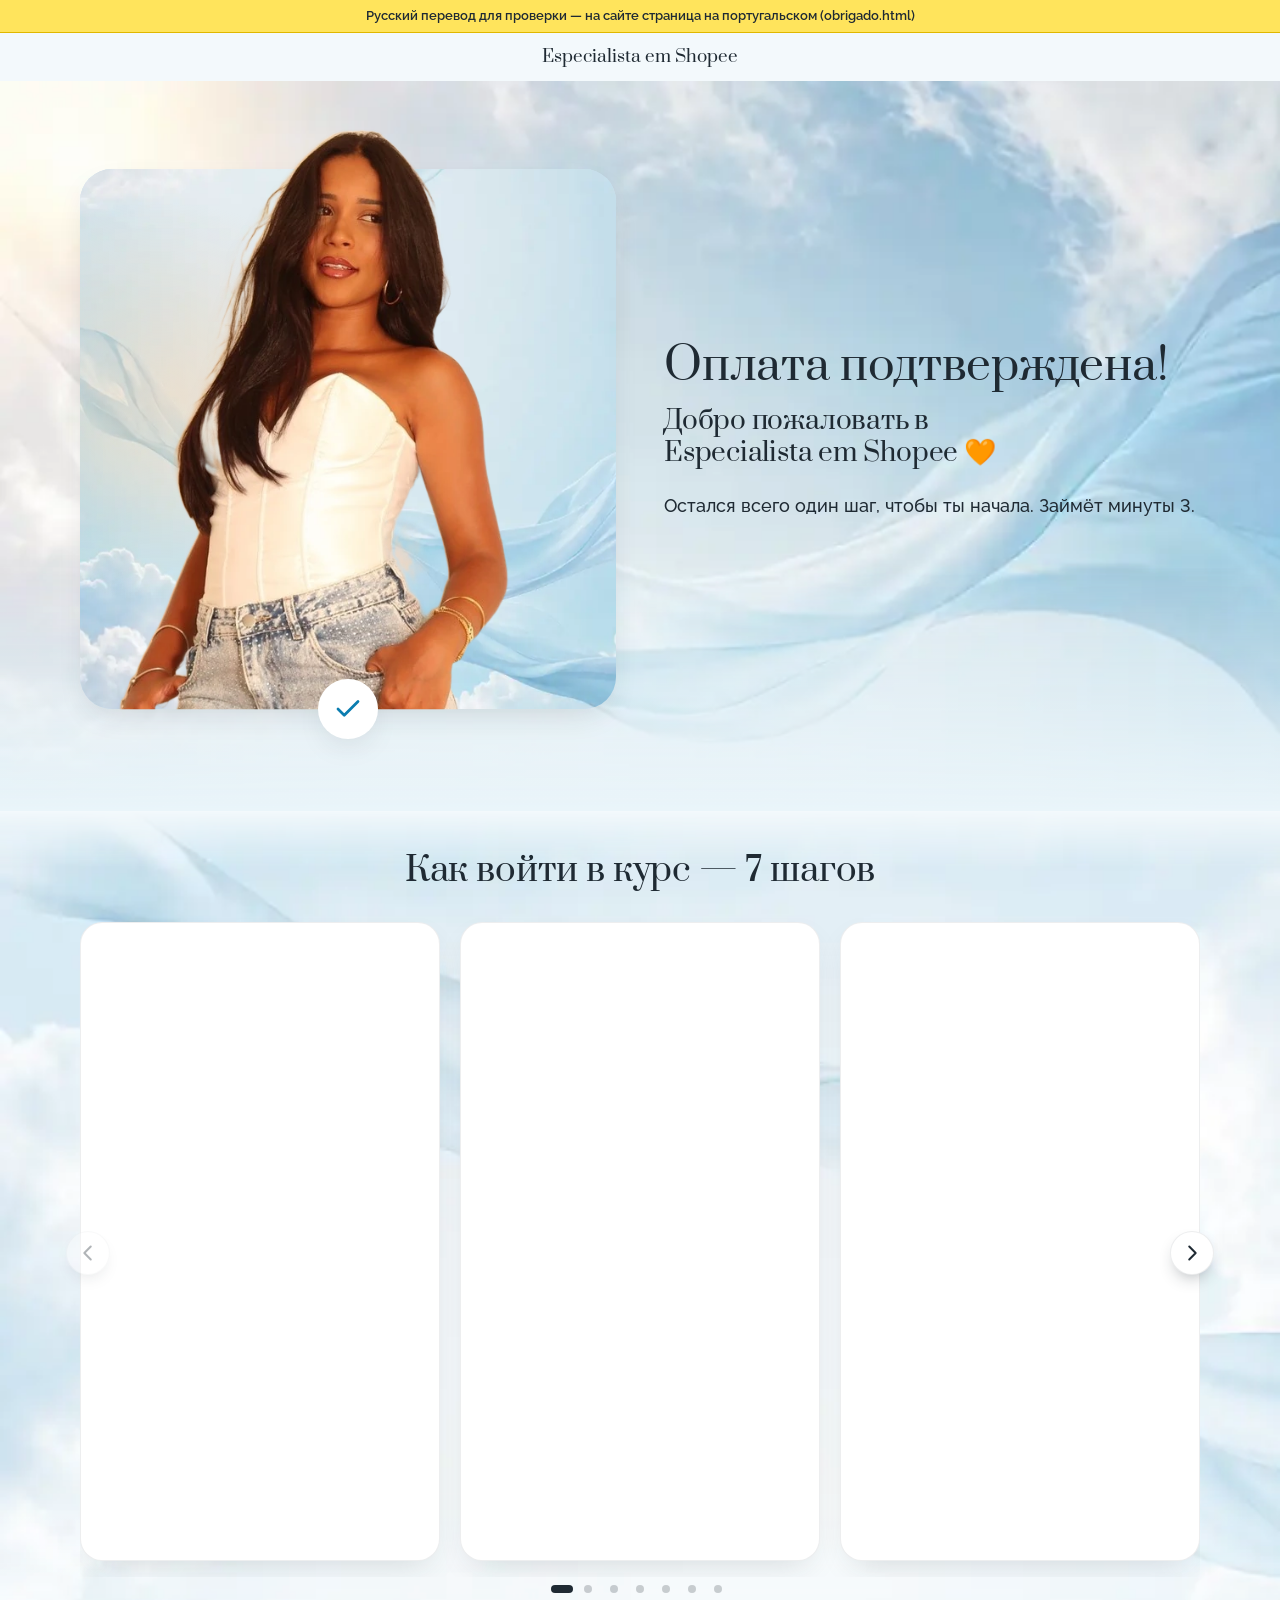
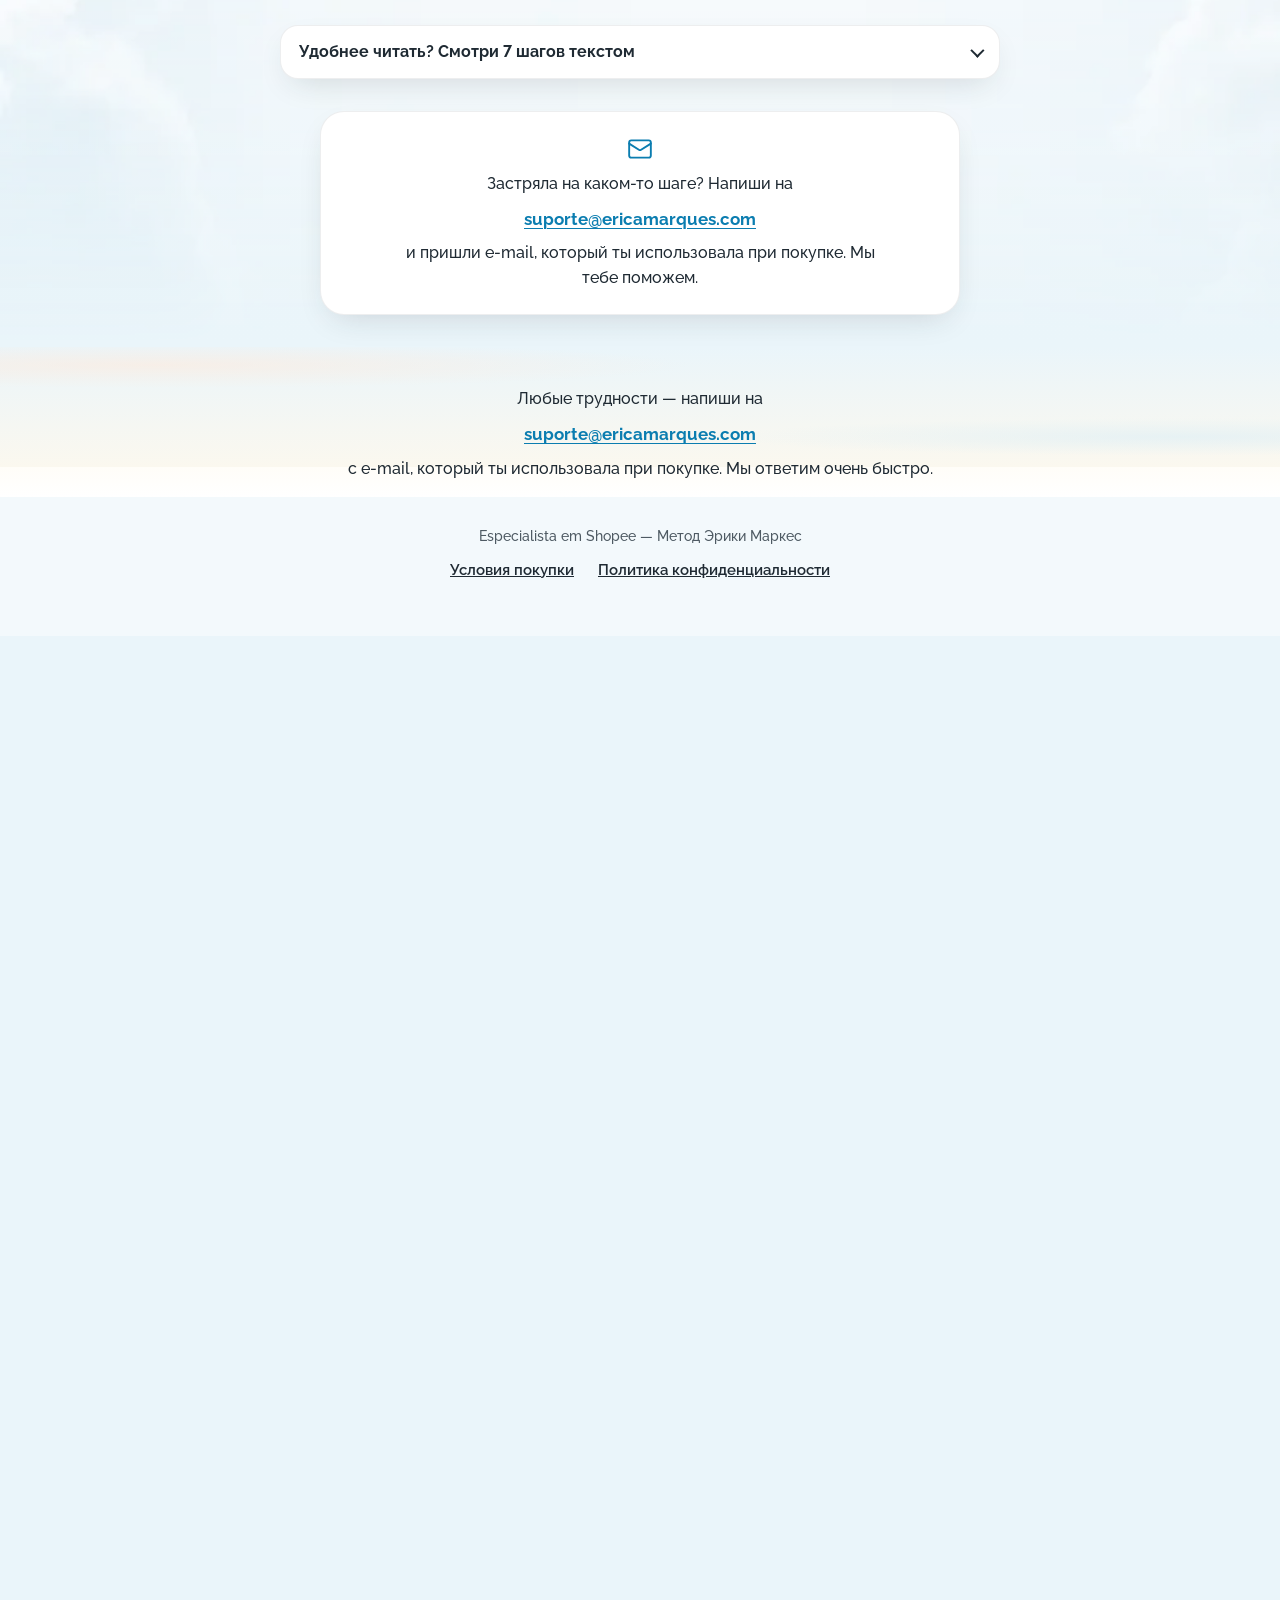
<file: final/spasibo.html>
<!doctype html>
<html lang="ru">
<head>
<meta charset="utf-8">
<meta name="viewport" content="width=device-width, initial-scale=1">
<meta name="robots" content="noindex, nofollow">
<meta http-equiv="refresh" content="0; url=obrigado-ru.html">
<title>Страница «Спасибо» — перенесена</title>
<style>body{margin:0;min-height:100vh;display:grid;place-items:center;background:#EEF6FB;font:16px/1.5 system-ui,sans-serif;color:#1F2A33;text-align:center;padding:24px}a{color:#2B6F9E}</style>
</head>
<body>
<p>Старый черновик заменён. Русская версия страницы «Спасибо»: <a href="obrigado-ru.html">obrigado-ru.html</a>.<br>Боевая страница на португальском: <a href="obrigado.html">obrigado.html</a>.</p>
</body>
</html>
</file>
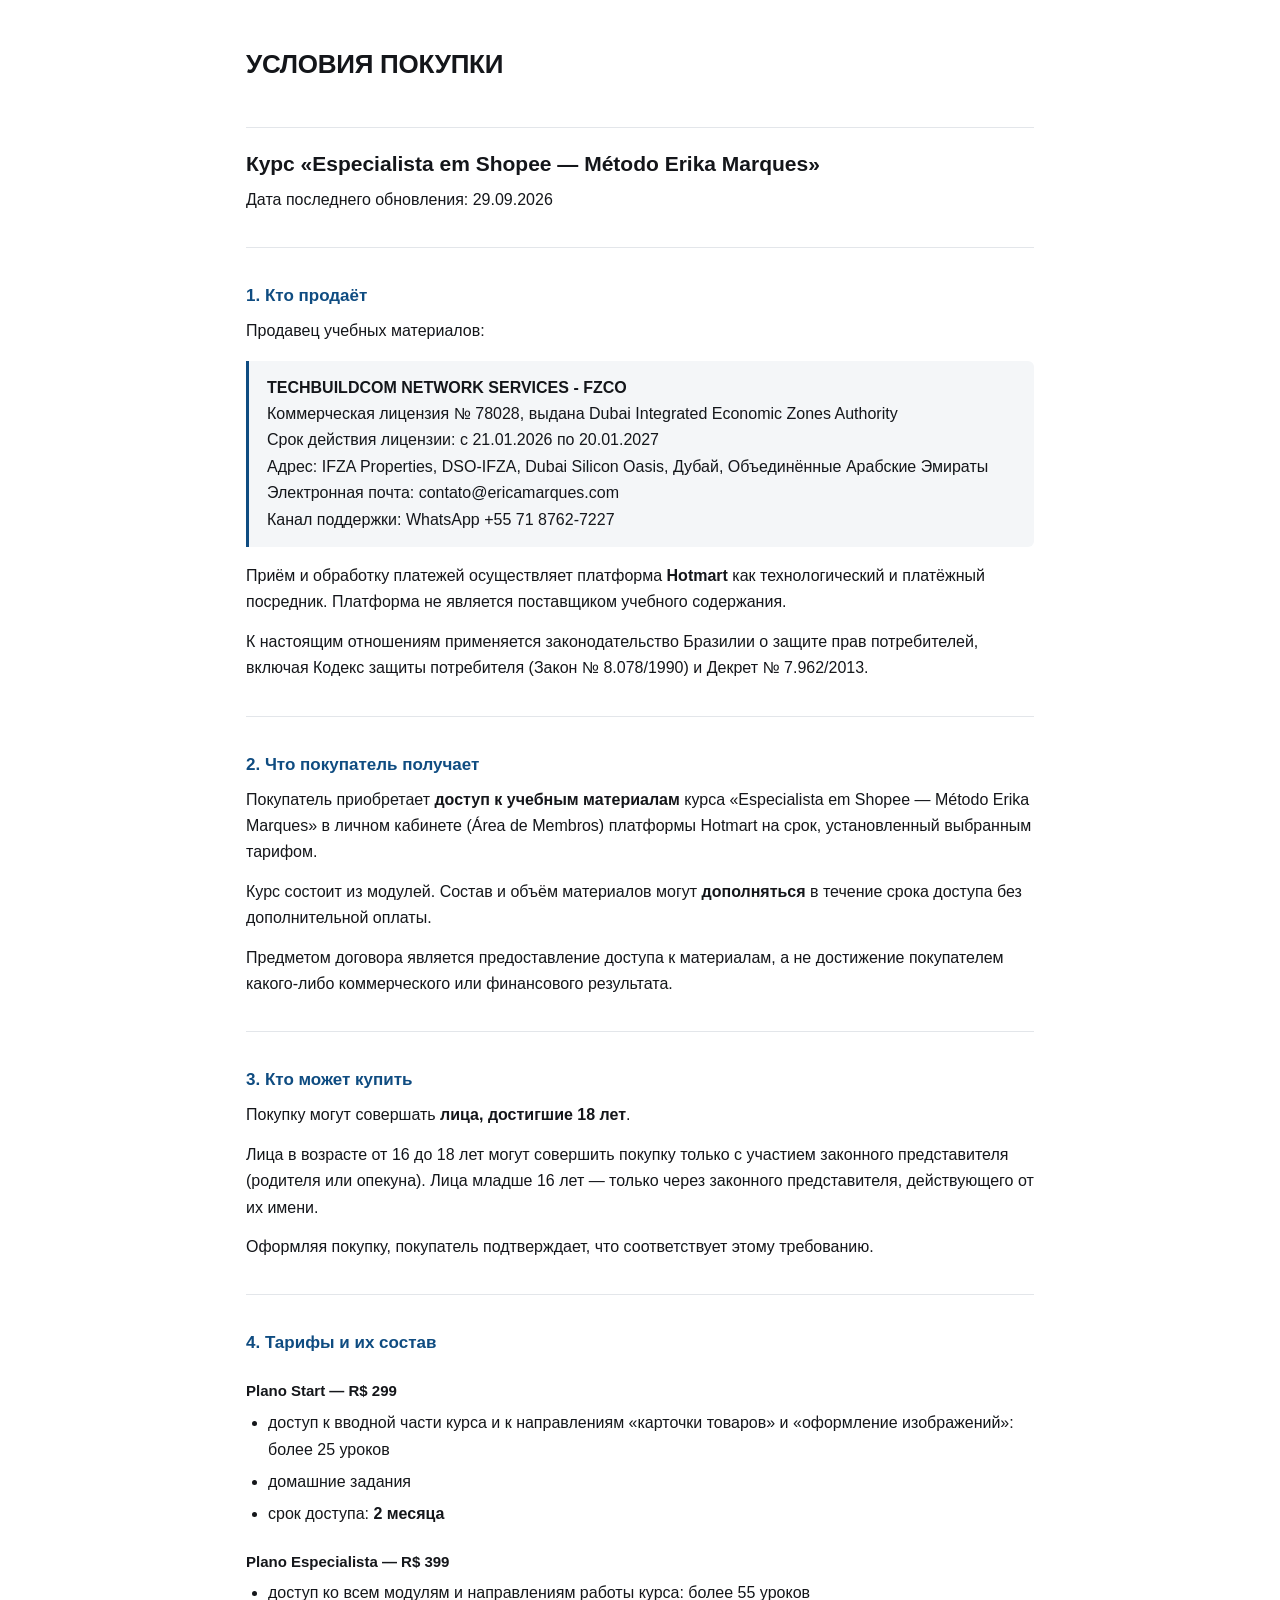
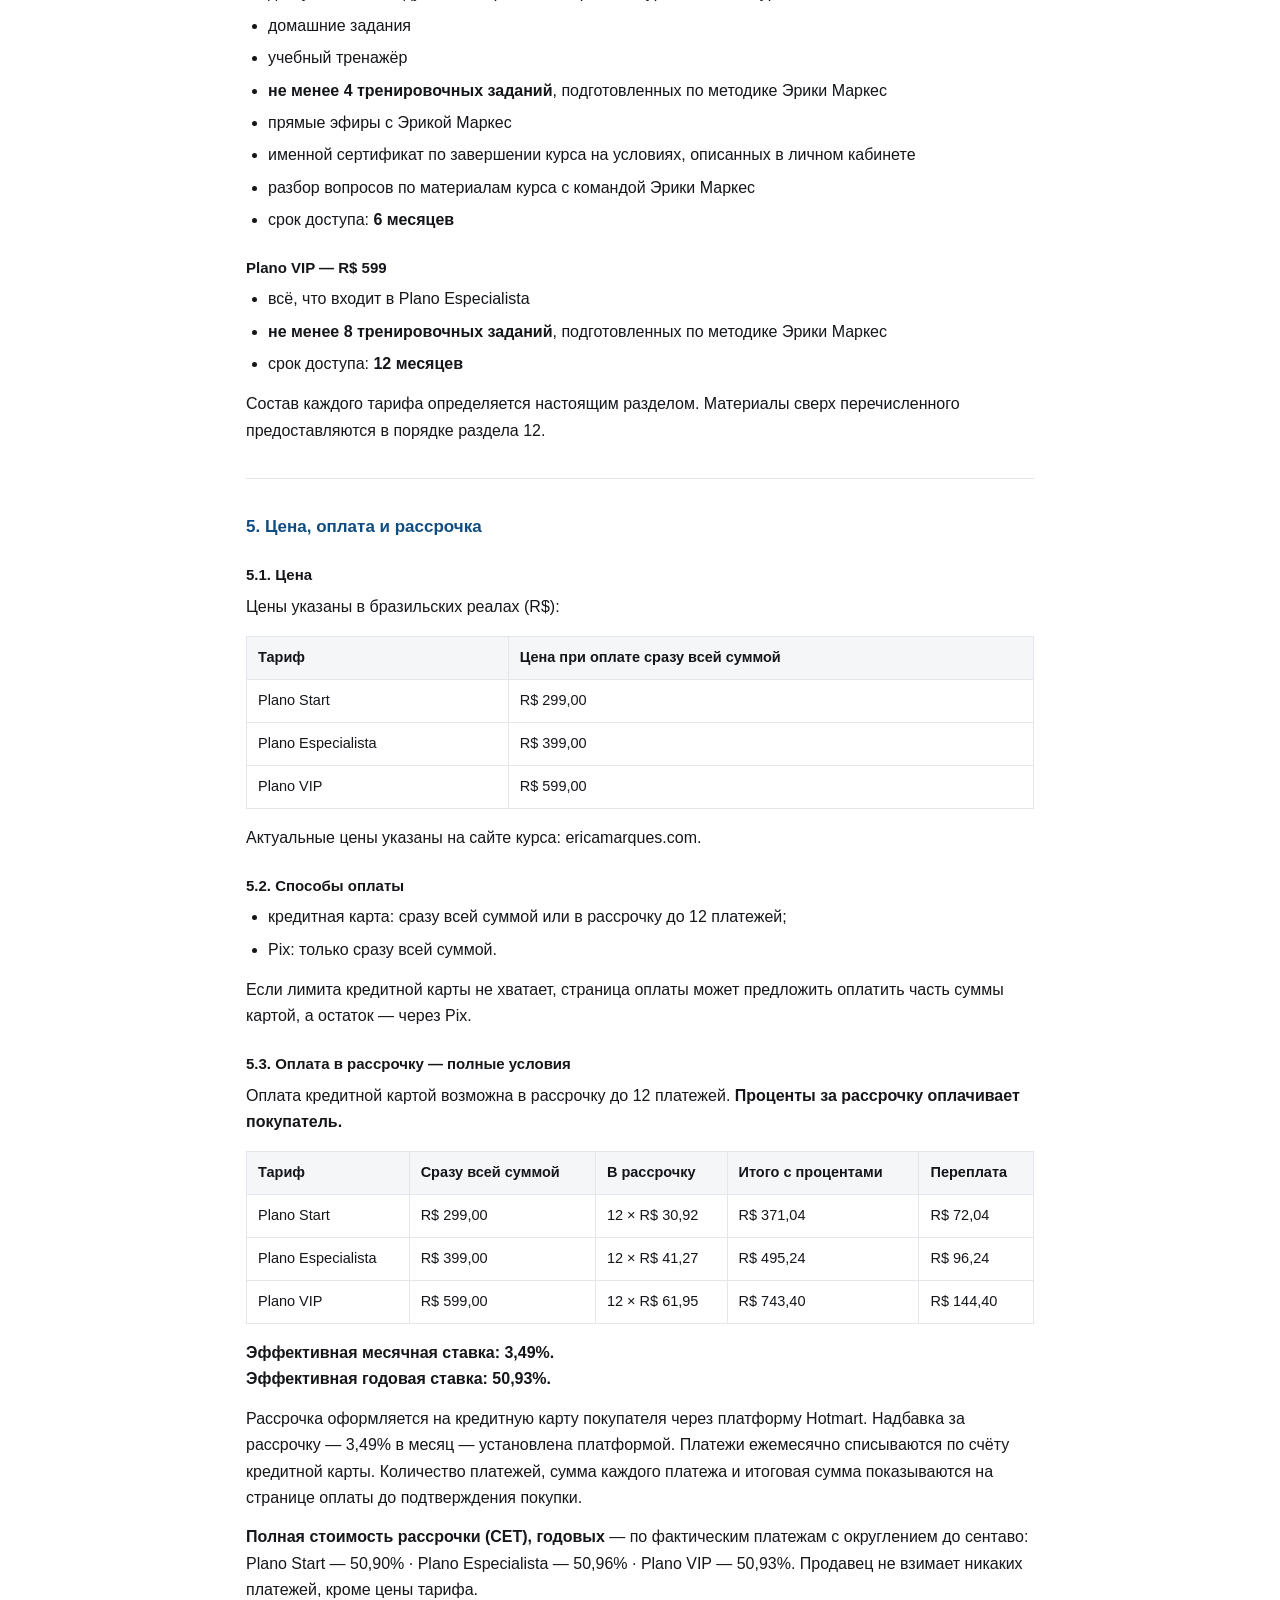
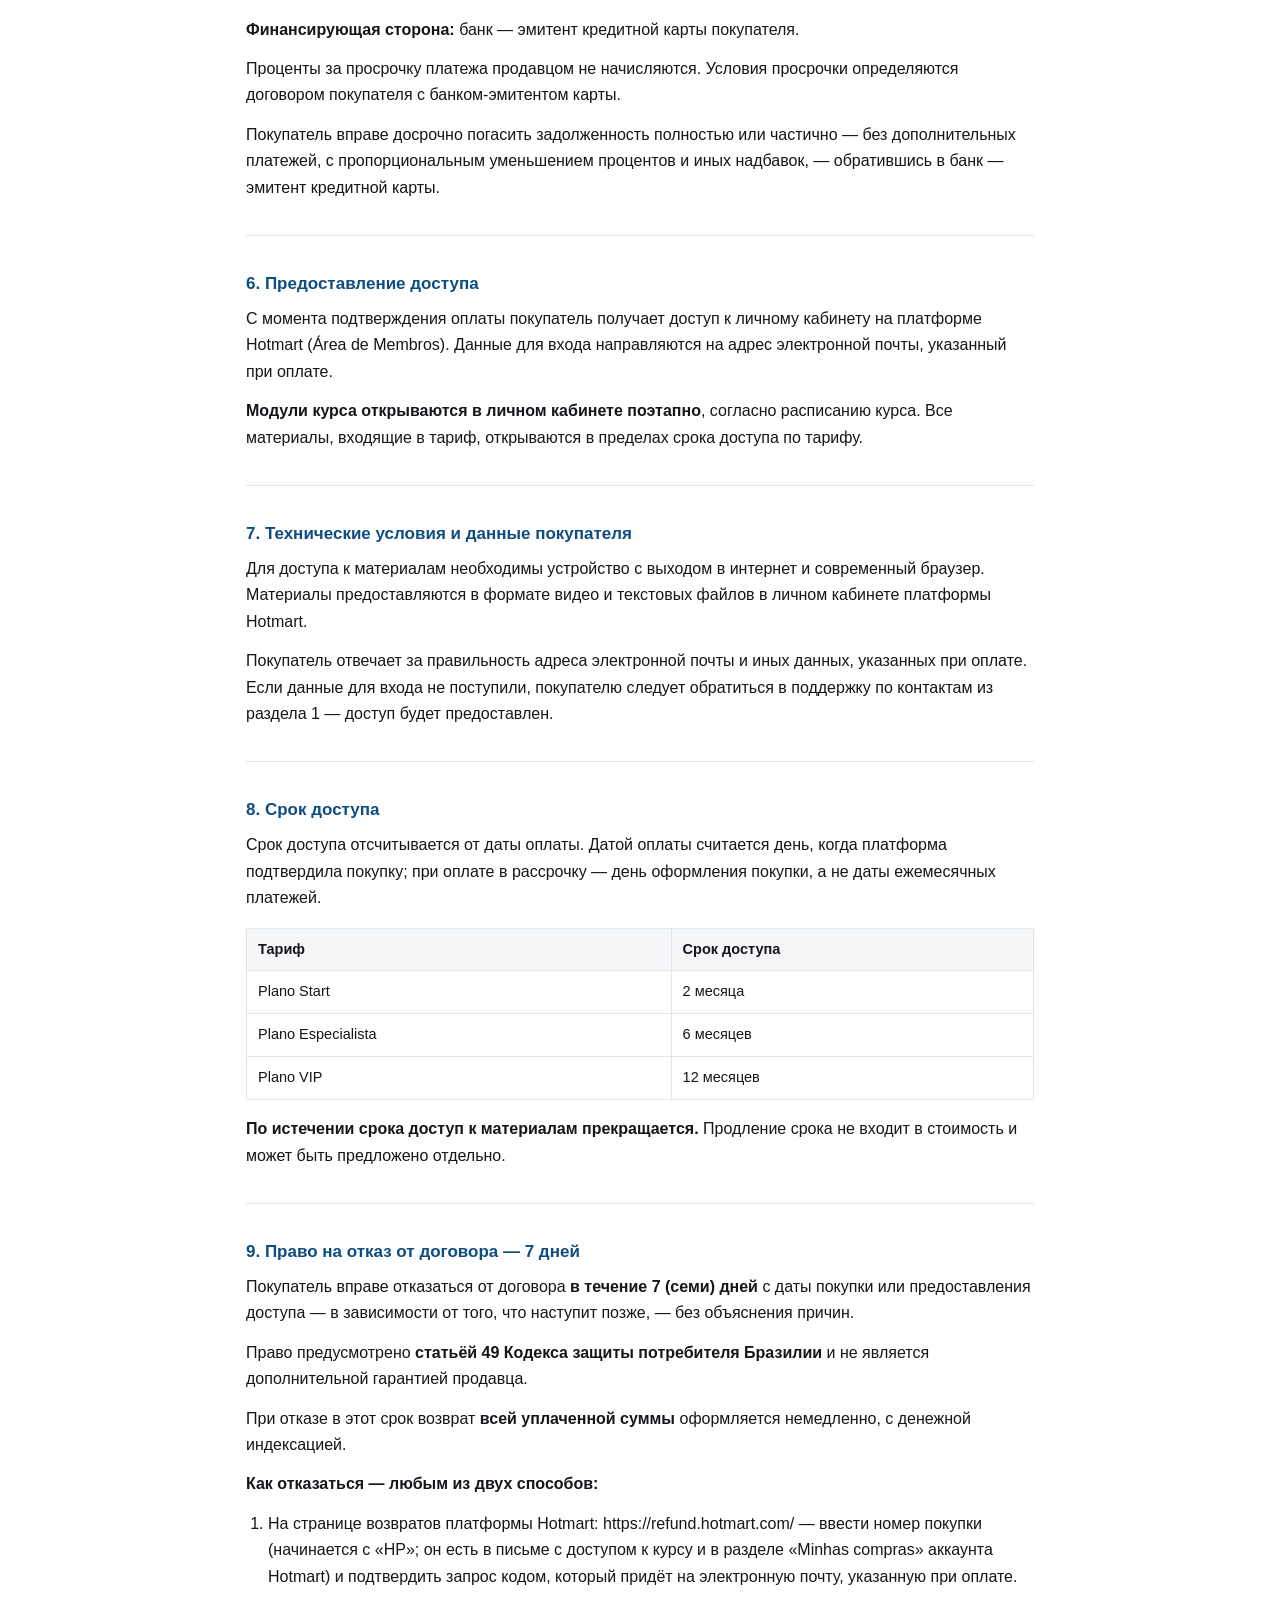
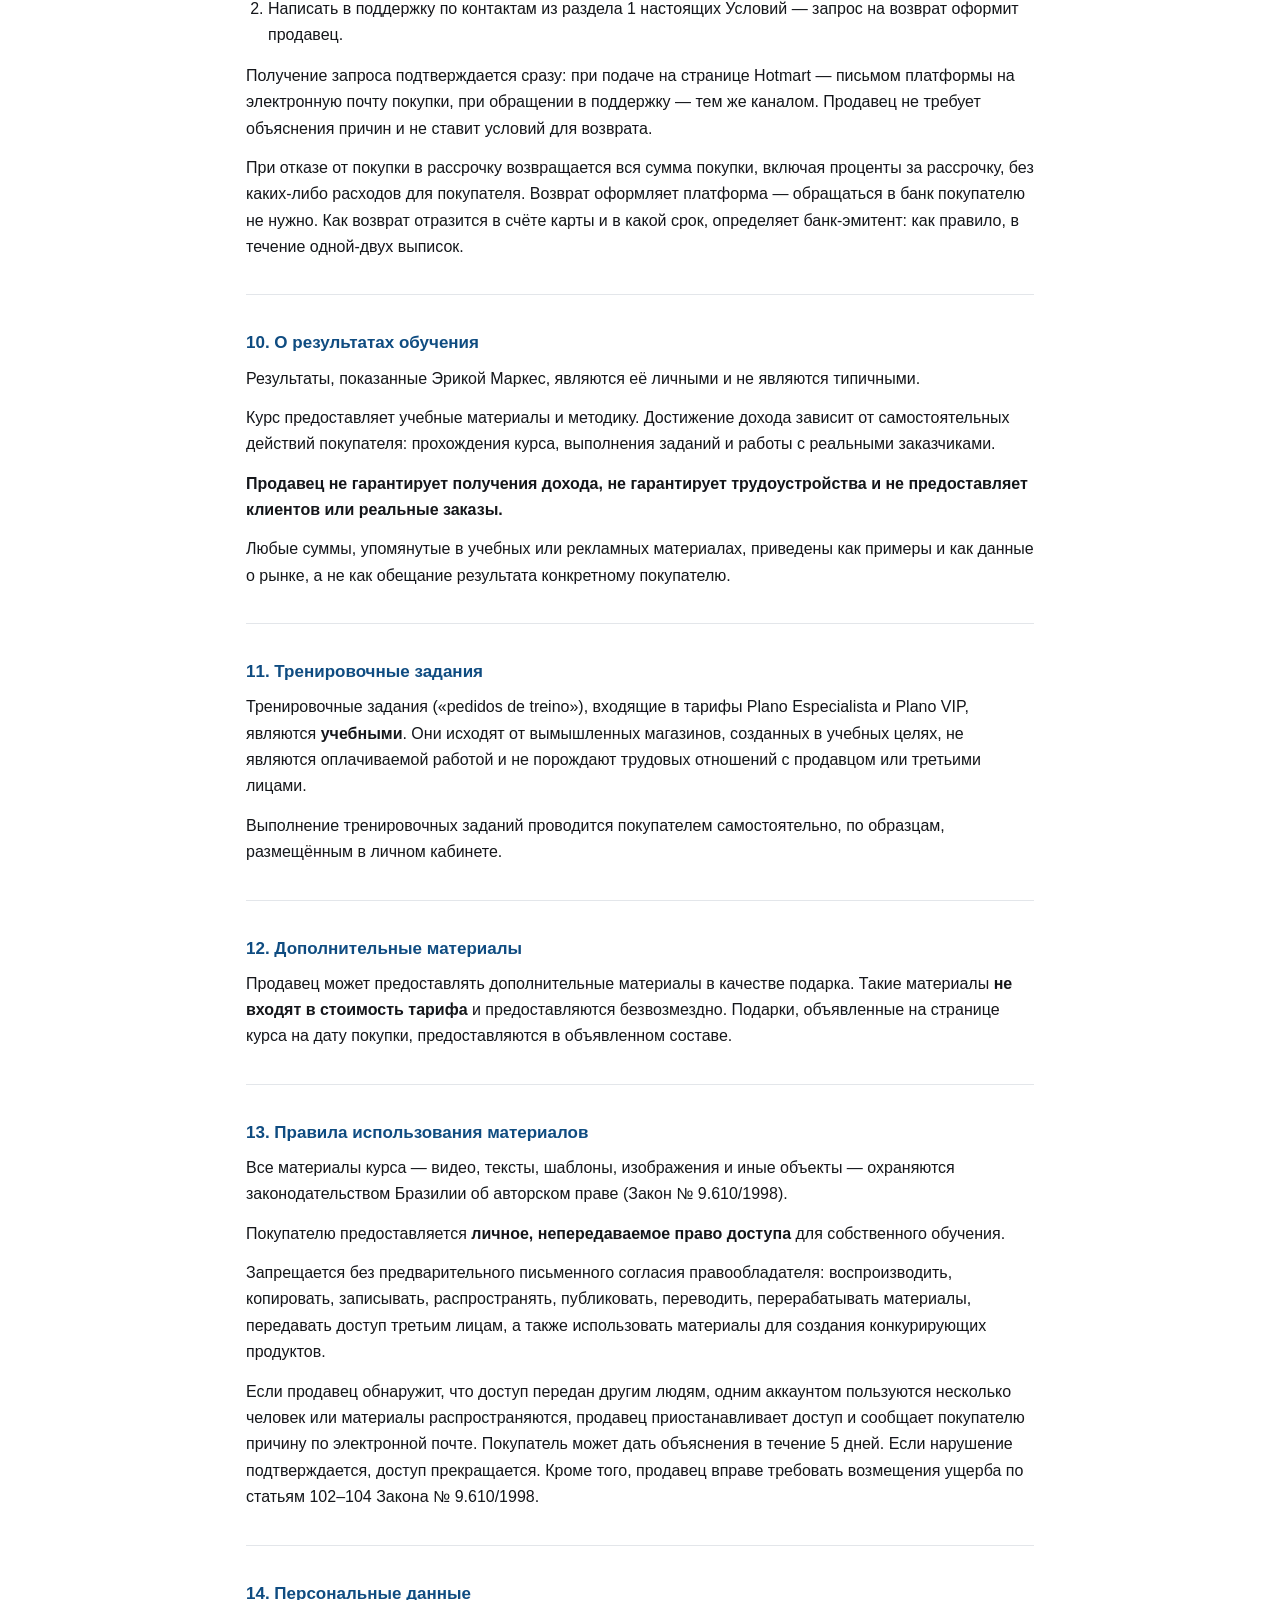
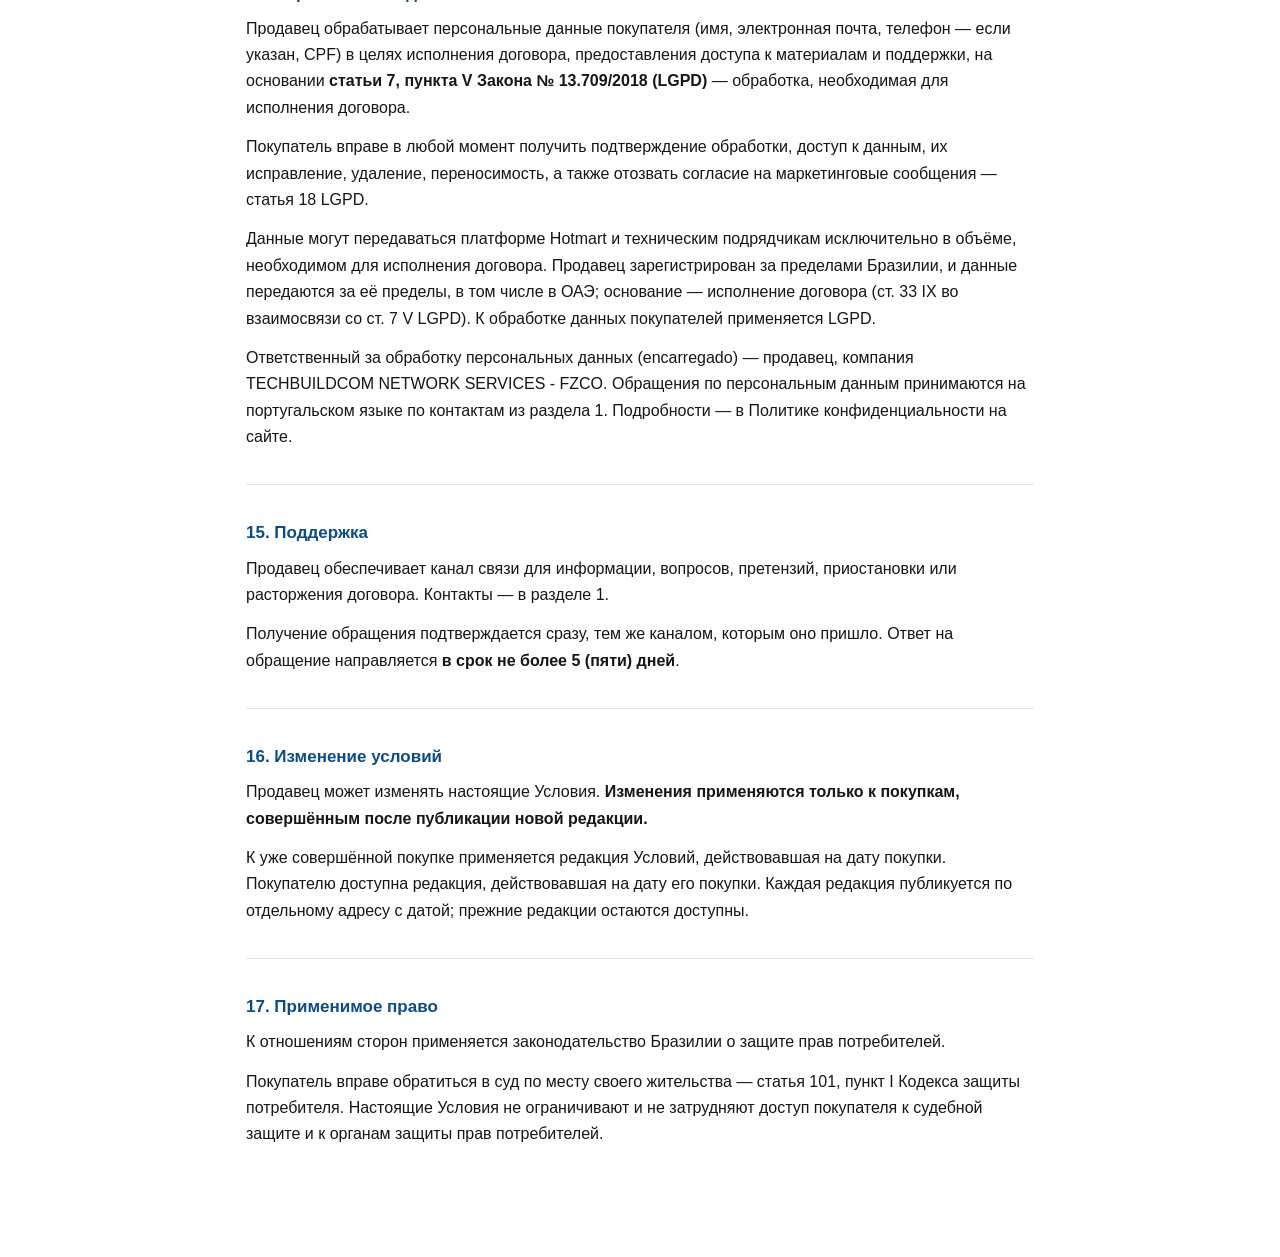
<file: final/termos-ru.html>
<!DOCTYPE html>
<html lang="ru">
<head>
<meta charset="utf-8">
<meta name="viewport" content="width=device-width, initial-scale=1">
<title>Условия покупки — курс Эрики</title>
<style>
:root{
  --bg:#ffffff; --fg:#14161a; --muted:#5b6370; --line:#e3e6ea;
  --accent:#0f4c81; --warn-bg:#fff8e1; --warn-line:#e8c14a; --code:#f4f6f8;
}
@media (prefers-color-scheme: dark){
  :root:not([data-theme="light"]){
    --bg:#15171b; --fg:#e8eaed; --muted:#9aa3ad; --line:#2b2f36;
    --accent:#7db3e0; --warn-bg:#2e2716; --warn-line:#8a6d1f; --code:#1d2026;
  }
}
:root[data-theme="dark"]{
  --bg:#15171b; --fg:#e8eaed; --muted:#9aa3ad; --line:#2b2f36;
  --accent:#7db3e0; --warn-bg:#2e2716; --warn-line:#8a6d1f; --code:#1d2026;
}
*{box-sizing:border-box; min-width:0}
html{max-width:100%}
body{
  margin:0; background:var(--bg); color:var(--fg);
  font:16px/1.65 -apple-system,BlinkMacSystemFont,"Segoe UI",Roboto,Helvetica,Arial,sans-serif;
  -webkit-text-size-adjust:100%; max-width:100%;
}
h1,h2,h3,h4,p,li,td,th,blockquote{overflow-wrap:break-word}
code{overflow-wrap:anywhere}
.wrap{max-width:820px; margin:0 auto; padding:48px 16px 96px}
h1{font-size:26px; line-height:1.25; margin:0 0 6px; letter-spacing:-.01em}
h2{font-size:21px; line-height:1.3; margin:46px 0 10px; padding-top:22px; border-top:1px solid var(--line)}
h3{font-size:17px; margin:30px 0 8px; color:var(--accent)}
h4{font-size:15px; margin:22px 0 6px}
p{margin:0 0 13px}
ul,ol{margin:0 0 14px; padding-left:22px}
li{margin:0 0 6px}
hr{border:0; border-top:1px solid var(--line); margin:34px 0}
blockquote{
  margin:16px 0; padding:14px 18px; background:var(--code);
  border-left:3px solid var(--accent); border-radius:0 6px 6px 0;
}
blockquote p:last-child{margin-bottom:0}
em{color:var(--muted); font-style:italic}
code{background:var(--code); padding:2px 5px; border-radius:4px; font-size:.9em}
.tw{max-width:100%; overflow-x:auto; margin:16px 0; -webkit-overflow-scrolling:touch}
table{border-collapse:collapse; width:100%; font-size:14.5px}
th,td{border:1px solid var(--line); padding:9px 11px; text-align:left; vertical-align:top}
th{background:var(--code); font-weight:600}
.meta{color:var(--muted); font-size:14px; margin-bottom:26px}
.warn{background:var(--warn-bg); border-left:3px solid var(--warn-line); padding:12px 16px; margin:14px 0; border-radius:0 6px 6px 0}
@media (max-width:600px){ .wrap{padding:28px 16px 72px} h1{font-size:22px} h2{font-size:19px} }
</style>
</head>
<body>
<div class="wrap">
<h1>УСЛОВИЯ ПОКУПКИ</h1>
<h2>Курс «Especialista em Shopee — Método Erika Marques»</h2>
<p>Дата последнего обновления: 29.09.2026</p>
<hr />
<h3>1. Кто продаёт</h3>
<p>Продавец учебных материалов:</p>
<blockquote>
<p><strong>TECHBUILDCOM NETWORK SERVICES - FZCO</strong><br />
Коммерческая лицензия № 78028, выдана Dubai Integrated Economic Zones Authority<br />
Срок действия лицензии: с 21.01.2026 по 20.01.2027<br />
Адрес: IFZA Properties, DSO-IFZA, Dubai Silicon Oasis, Дубай, Объединённые Арабские Эмираты<br />
Электронная почта: contato@ericamarques.com<br />
Канал поддержки: WhatsApp +55 71 8762-7227</p>
</blockquote>
<p>Приём и обработку платежей осуществляет платформа <strong>Hotmart</strong> как технологический и платёжный посредник. Платформа не является поставщиком учебного содержания.</p>
<p>К настоящим отношениям применяется законодательство Бразилии о защите прав потребителей, включая Кодекс защиты потребителя (Закон № 8.078/1990) и Декрет № 7.962/2013.</p>
<hr />
<h3>2. Что покупатель получает</h3>
<p>Покупатель приобретает <strong>доступ к учебным материалам</strong> курса «Especialista em Shopee — Método Erika Marques» в личном кабинете (Área de Membros) платформы Hotmart на срок, установленный выбранным тарифом.</p>
<p>Курс состоит из модулей. Состав и объём материалов могут <strong>дополняться</strong> в течение срока доступа без дополнительной оплаты.</p>
<p>Предметом договора является предоставление доступа к материалам, а не достижение покупателем какого-либо коммерческого или финансового результата.</p>
<hr />
<h3>3. Кто может купить</h3>
<p>Покупку могут совершать <strong>лица, достигшие 18 лет</strong>.</p>
<p>Лица в возрасте от 16 до 18 лет могут совершить покупку только с участием законного представителя (родителя или опекуна). Лица младше 16 лет — только через законного представителя, действующего от их имени.</p>
<p>Оформляя покупку, покупатель подтверждает, что соответствует этому требованию.</p>
<hr />
<h3>4. Тарифы и их состав</h3>
<h4>Plano Start — R$ 299</h4>
<ul>
<li>доступ к вводной части курса и к направлениям «карточки товаров» и «оформление изображений»: более 25 уроков</li>
<li>домашние задания</li>
<li>срок доступа: <strong>2 месяца</strong></li>
</ul>
<h4>Plano Especialista — R$ 399</h4>
<ul>
<li>доступ ко всем модулям и направлениям работы курса: более 55 уроков</li>
<li>домашние задания</li>
<li>учебный тренажёр</li>
<li><strong>не менее 4 тренировочных заданий</strong>, подготовленных по методике Эрики Маркес</li>
<li>прямые эфиры с Эрикой Маркес</li>
<li>именной сертификат по завершении курса на условиях, описанных в личном кабинете</li>
<li>разбор вопросов по материалам курса с командой Эрики Маркес</li>
<li>срок доступа: <strong>6 месяцев</strong></li>
</ul>
<h4>Plano VIP — R$ 599</h4>
<ul>
<li>всё, что входит в Plano Especialista</li>
<li><strong>не менее 8 тренировочных заданий</strong>, подготовленных по методике Эрики Маркес</li>
<li>срок доступа: <strong>12 месяцев</strong></li>
</ul>
<p>Состав каждого тарифа определяется настоящим разделом. Материалы сверх перечисленного предоставляются в порядке раздела 12.</p>
<hr />
<h3>5. Цена, оплата и рассрочка</h3>
<h4>5.1. Цена</h4>
<p>Цены указаны в бразильских реалах (R$):</p>
<div class="tw"><table>
<thead>
<tr>
<th>Тариф</th>
<th>Цена при оплате сразу всей суммой</th>
</tr>
</thead>
<tbody>
<tr>
<td>Plano Start</td>
<td>R$ 299,00</td>
</tr>
<tr>
<td>Plano Especialista</td>
<td>R$ 399,00</td>
</tr>
<tr>
<td>Plano VIP</td>
<td>R$ 599,00</td>
</tr>
</tbody>
</table></div>
<p>Актуальные цены указаны на сайте курса: ericamarques.com.</p>
<h4>5.2. Способы оплаты</h4>
<ul>
<li>кредитная карта: сразу всей суммой или в рассрочку до 12 платежей;</li>
<li>Pix: только сразу всей суммой.</li>
</ul>
<p>Если лимита кредитной карты не хватает, страница оплаты может предложить оплатить часть суммы картой, а остаток — через Pix.</p>
<h4>5.3. Оплата в рассрочку — полные условия</h4>
<p>Оплата кредитной картой возможна в рассрочку до 12 платежей. <strong>Проценты за рассрочку оплачивает покупатель.</strong></p>
<div class="tw"><table>

<thead>
<tr>
<th>Тариф</th>
<th>Сразу всей суммой</th>
<th>В рассрочку</th>
<th>Итого с процентами</th>
<th>Переплата</th>
</tr>
</thead>
<tbody>
<tr>
<td>Plano Start</td>
<td>R$ 299,00</td>
<td>12 × R$ 30,92</td>
<td>R$ 371,04</td>
<td>R$ 72,04</td>
</tr>
<tr>
<td>Plano Especialista</td>
<td>R$ 399,00</td>
<td>12 × R$ 41,27</td>
<td>R$ 495,24</td>
<td>R$ 96,24</td>
</tr>
<tr>
<td>Plano VIP</td>
<td>R$ 599,00</td>
<td>12 × R$ 61,95</td>
<td>R$ 743,40</td>
<td>R$ 144,40</td>
</tr>
</tbody>
</table></div>
<p><strong>Эффективная месячная ставка: 3,49%.</strong><br />
<strong>Эффективная годовая ставка: 50,93%.</strong></p>
<p>Рассрочка оформляется на кредитную карту покупателя через платформу Hotmart. Надбавка за рассрочку — 3,49% в месяц — установлена платформой. Платежи ежемесячно списываются по счёту кредитной карты. Количество платежей, сумма каждого платежа и итоговая сумма показываются на странице оплаты до подтверждения покупки.</p>
<p><strong>Полная стоимость рассрочки (CET), годовых</strong> — по фактическим платежам с округлением до сентаво: Plano Start — 50,90% · Plano Especialista — 50,96% · Plano VIP — 50,93%. Продавец не взимает никаких платежей, кроме цены тарифа.</p>
<p><strong>Финансирующая сторона:</strong> банк — эмитент кредитной карты покупателя.</p>
<p>Проценты за просрочку платежа продавцом не начисляются. Условия просрочки определяются договором покупателя с банком-эмитентом карты.</p>
<p>Покупатель вправе досрочно погасить задолженность полностью или частично — без дополнительных платежей, с пропорциональным уменьшением процентов и иных надбавок, — обратившись в банк — эмитент кредитной карты.</p>
<hr />
<h3>6. Предоставление доступа</h3>
<p>С момента подтверждения оплаты покупатель получает доступ к личному кабинету на платформе Hotmart (Área de Membros). Данные для входа направляются на адрес электронной почты, указанный при оплате.</p>
<p><strong>Модули курса открываются в личном кабинете поэтапно</strong>, согласно расписанию курса. Все материалы, входящие в тариф, открываются в пределах срока доступа по тарифу.</p>
<hr />
<h3>7. Технические условия и данные покупателя</h3>
<p>Для доступа к материалам необходимы устройство с выходом в интернет и современный браузер. Материалы предоставляются в формате видео и текстовых файлов в личном кабинете платформы Hotmart.</p>
<p>Покупатель отвечает за правильность адреса электронной почты и иных данных, указанных при оплате. Если данные для входа не поступили, покупателю следует обратиться в поддержку по контактам из раздела 1 — доступ будет предоставлен.</p>
<hr />
<h3>8. Срок доступа</h3>
<p>Срок доступа отсчитывается от даты оплаты. Датой оплаты считается день, когда платформа подтвердила покупку; при оплате в рассрочку — день оформления покупки, а не даты ежемесячных платежей.</p>
<div class="tw"><table>
<thead>
<tr>
<th>Тариф</th>
<th>Срок доступа</th>
</tr>
</thead>
<tbody>
<tr>
<td>Plano Start</td>
<td>2 месяца</td>
</tr>
<tr>
<td>Plano Especialista</td>
<td>6 месяцев</td>
</tr>
<tr>
<td>Plano VIP</td>
<td>12 месяцев</td>
</tr>
</tbody>
</table></div>
<p><strong>По истечении срока доступ к материалам прекращается.</strong> Продление срока не входит в стоимость и может быть предложено отдельно.</p>
<hr />
<h3>9. Право на отказ от договора — 7 дней</h3>
<p>Покупатель вправе отказаться от договора <strong>в течение 7 (семи) дней</strong> с даты покупки или предоставления доступа — в зависимости от того, что наступит позже, — без объяснения причин.</p>
<p>Право предусмотрено <strong>статьёй 49 Кодекса защиты потребителя Бразилии</strong> и не является дополнительной гарантией продавца.</p>
<p>При отказе в этот срок возврат <strong>всей уплаченной суммы</strong> оформляется немедленно, с денежной индексацией.</p>
<p><strong>Как отказаться — любым из двух способов:</strong></p>
<ol type="1">
<li>На странице возвратов платформы Hotmart: https://refund.hotmart.com/ — ввести номер покупки (начинается с «HP»; он есть в письме с доступом к курсу и в разделе «Minhas compras» аккаунта Hotmart) и подтвердить запрос кодом, который придёт на электронную почту, указанную при оплате.</li>
<li>Написать в поддержку по контактам из раздела 1 настоящих Условий — запрос на возврат оформит продавец.</li>
</ol>
<p>Получение запроса подтверждается сразу: при подаче на странице Hotmart — письмом платформы на электронную почту покупки, при обращении в поддержку — тем же каналом. Продавец не требует объяснения причин и не ставит условий для возврата.</p>
<p>При отказе от покупки в рассрочку возвращается вся сумма покупки, включая проценты за рассрочку, без каких-либо расходов для покупателя. Возврат оформляет платформа — обращаться в банк покупателю не нужно. Как возврат отразится в счёте карты и в какой срок, определяет банк-эмитент: как правило, в течение одной-двух выписок.</p>
<hr />
<h3>10. О результатах обучения</h3>
<p>Результаты, показанные Эрикой Маркес, являются её личными и не являются типичными.</p>
<p>Курс предоставляет учебные материалы и методику. Достижение дохода зависит от самостоятельных действий покупателя: прохождения курса, выполнения заданий и работы с реальными заказчиками.</p>
<p><strong>Продавец не гарантирует получения дохода, не гарантирует трудоустройства и не предоставляет клиентов или реальные заказы.</strong></p>
<p>Любые суммы, упомянутые в учебных или рекламных материалах, приведены как примеры и как данные о рынке, а не как обещание результата конкретному покупателю.</p>
<hr />
<h3>11. Тренировочные задания</h3>
<p>Тренировочные задания («pedidos de treino»), входящие в тарифы Plano Especialista и Plano VIP, являются <strong>учебными</strong>. Они исходят от вымышленных магазинов, созданных в учебных целях, не являются оплачиваемой работой и не порождают трудовых отношений с продавцом или третьими лицами.</p>
<p>Выполнение тренировочных заданий проводится покупателем самостоятельно, по образцам, размещённым в личном кабинете.</p>
<hr />
<h3>12. Дополнительные материалы</h3>
<p>Продавец может предоставлять дополнительные материалы в качестве подарка. Такие материалы <strong>не входят в стоимость тарифа</strong> и предоставляются безвозмездно. Подарки, объявленные на странице курса на дату покупки, предоставляются в объявленном составе.</p>
<hr />
<h3>13. Правила использования материалов</h3>
<p>Все материалы курса — видео, тексты, шаблоны, изображения и иные объекты — охраняются законодательством Бразилии об авторском праве (Закон № 9.610/1998).</p>
<p>Покупателю предоставляется <strong>личное, непередаваемое право доступа</strong> для собственного обучения.</p>
<p>Запрещается без предварительного письменного согласия правообладателя: воспроизводить, копировать, записывать, распространять, публиковать, переводить, перерабатывать материалы, передавать доступ третьим лицам, а также использовать материалы для создания конкурирующих продуктов.</p>
<p>Если продавец обнаружит, что доступ передан другим людям, одним аккаунтом пользуются несколько человек или материалы распространяются, продавец приостанавливает доступ и сообщает покупателю причину по электронной почте. Покупатель может дать объяснения в течение 5 дней. Если нарушение подтверждается, доступ прекращается. Кроме того, продавец вправе требовать возмещения ущерба по статьям 102–104 Закона № 9.610/1998.</p>
<hr />
<h3>14. Персональные данные</h3>
<p>Продавец обрабатывает персональные данные покупателя (имя, электронная почта, телефон — если указан, CPF) в целях исполнения договора, предоставления доступа к материалам и поддержки, на основании <strong>статьи 7, пункта V Закона № 13.709/2018 (LGPD)</strong> — обработка, необходимая для исполнения договора.</p>
<p>Покупатель вправе в любой момент получить подтверждение обработки, доступ к данным, их исправление, удаление, переносимость, а также отозвать согласие на маркетинговые сообщения — статья 18 LGPD.</p>
<p>Данные могут передаваться платформе Hotmart и техническим подрядчикам исключительно в объёме, необходимом для исполнения договора. Продавец зарегистрирован за пределами Бразилии, и данные передаются за её пределы, в том числе в ОАЭ; основание — исполнение договора (ст. 33 IX во взаимосвязи со ст. 7 V LGPD). К обработке данных покупателей применяется LGPD.</p>
<p>Ответственный за обработку персональных данных (encarregado) — продавец, компания TECHBUILDCOM NETWORK SERVICES - FZCO. Обращения по персональным данным принимаются на португальском языке по контактам из раздела 1. Подробности — в Политике конфиденциальности на сайте.</p>
<hr />
<h3>15. Поддержка</h3>
<p>Продавец обеспечивает канал связи для информации, вопросов, претензий, приостановки или расторжения договора. Контакты — в разделе 1.</p>
<p>Получение обращения подтверждается сразу, тем же каналом, которым оно пришло. Ответ на обращение направляется <strong>в срок не более 5 (пяти) дней</strong>.</p>
<hr />
<h3>16. Изменение условий</h3>
<p>Продавец может изменять настоящие Условия. <strong>Изменения применяются только к покупкам, совершённым после публикации новой редакции.</strong></p>
<p>К уже совершённой покупке применяется редакция Условий, действовавшая на дату покупки. Покупателю доступна редакция, действовавшая на дату его покупки. Каждая редакция публикуется по отдельному адресу с датой; прежние редакции остаются доступны.</p>
<hr />
<h3>17. Применимое право</h3>
<p>К отношениям сторон применяется законодательство Бразилии о защите прав потребителей.</p>
<p>Покупатель вправе обратиться в суд по месту своего жительства — статья 101, пункт I Кодекса защиты потребителя. Настоящие Условия не ограничивают и не затрудняют доступ покупателя к судебной защите и к органам защиты прав потребителей.</p>

</div>
</body>
</html>
</file>
<file: final/assets/site.css>
/* =====================================================================
   Especialista em Shopee — итоговая страница (RU, телефон), раунд 2 (29.09)
   assets/site.css — токены и ОБЩИЕ компоненты (исполнитель A) + блоки 1–6.
   Исполнитель B использует эти классы и не переопределяет их
   (свои стили — в assets/site-b.css с префиксом id секции).
   ===================================================================== */

/* ---------- Токены ---------- */
:root {
  --sky-0: #F3F9FC; --sky-1: #EAF5FA; --sky-2: #DCEEF5; --sky-3: #C9E6F0;
  --powder: #78B3CE; --ivory: #FBF8EF; --ink: #1F2A33;
  --muted: #4E5A63;        /* вторичный текст — не светлее этого */
  --c-text2: #4E5A63;
  --azure: #1AA7E1;        /* только текст ≥ 32 px */
  --azure-sm: #0B7DB0;     /* голубой для текста < 32 px */
  --cta: #F96E2A; --cta-2: #E2581B; --orange-sm: #C24A12;
  --peach: #FFE9DA; --peach-2: #FFF3EA; --wa: #25D366;
  --gold: #F2A93B; --gold-2: #FFE3A0; --sunset: #FFD9B0;
  --live: #E5383B;         /* раунд 6: только метка LIVE на плитке «Эфиры» */
  --serif: "Prata", Georgia, serif;
  --sans: "Raleway", system-ui, -apple-system, "Segoe UI", Roboto, sans-serif;
  --fs-body: 16px; --fs-2: 15px; --fs-cap: 13px;
  --r-lg: 24px; --r-md: 18px;
  /* Раунд 4 «Простота»: ОДНА мягкая тень и ОДНА тонкая рамка на всю страницу (A и B пользуются ими же) */
  --shadow: 0 12px 32px -12px rgba(31, 42, 51, .18);     /* карточки, плитки, баннеры */
  --shadow-sm: 0 6px 16px -8px rgba(31, 42, 51, .16);    /* чипы, кружки, мелкие кнопки */
  --line: rgba(31, 42, 51, .08);                          /* единственная рамка: 1 px */
  --glass-bg: rgba(255, 255, 255, .96);     /* текстовые карточки — сплошной белый */
  --glass-soft: rgba(255, 255, 255, .86);   /* стекло — только чипы поверх фото */
  --glass-line: var(--line);
  --glass-shadow: var(--shadow);
  --card-shadow: var(--shadow);
  --bar-h: 80px;           /* место под закреплённую панель внизу страницы */
}

/* ---------- База ---------- */
*, *::before, *::after { box-sizing: border-box; }
html {
  -webkit-text-size-adjust: 100%; text-size-adjust: 100%;
  scroll-behavior: smooth;
  scroll-padding-bottom: calc(var(--bar-h) + env(safe-area-inset-bottom));
}
@media (prefers-reduced-motion: reduce) { html { scroll-behavior: auto; } }
html.is-locked { overflow: hidden; }
body {
  margin: 0; min-height: 100vh;
  background: var(--sky-1); color: var(--ink);
  font-family: var(--sans); font-weight: 500; font-size: var(--fs-body); line-height: 1.5;
  font-variant-numeric: lining-nums;
  -webkit-font-smoothing: antialiased; -moz-osx-font-smoothing: grayscale;
  padding-bottom: calc(var(--bar-h) + env(safe-area-inset-bottom));
}
h1, h2, h3, h4, p, ul, ol, figure, blockquote { margin: 0; }
ul, ol { padding: 0; list-style: none; }
img { max-width: 100%; height: auto; }
button { font: inherit; color: inherit; }
a { color: inherit; }
b, strong { font-weight: 700; }
[hidden] { display: none !important; }
.sr-only {
  position: absolute !important; width: 1px; height: 1px; padding: 0; margin: -1px;
  overflow: hidden; clip: rect(0 0 0 0); white-space: nowrap; border: 0;
}
:focus-visible { outline: 3px solid var(--azure-sm); outline-offset: 3px; }
.sprite { position: absolute; width: 0; height: 0; overflow: hidden; }
.i { width: 20px; height: 20px; flex: none; fill: none; stroke: currentColor;
  stroke-width: 1.75; stroke-linecap: round; stroke-linejoin: round; }
.nw { white-space: nowrap; }

/* Мобильная колонка; на широком экране — та же колонка 480 px по центру */
.page {
  position: relative; max-width: 480px; margin: 0 auto;
  background: var(--sky-0);
  overflow-x: hidden; overflow-x: clip;
}
@media (min-width: 520px) {
  .page { box-shadow: 0 0 0 1px rgba(120, 179, 206, .22), 0 40px 90px -40px rgba(26, 110, 160, .4); }
}

/* ---------- Секция ---------- */
.blk { position: relative; padding: 56px 20px 32px; }
.blk__title {
  font-family: var(--serif); font-weight: 400;
  font-size: clamp(29px, 8.6vw, 34px); line-height: 1.1; letter-spacing: -.005em;
  color: var(--ink); text-align: center; margin: 0 0 14px;
  text-wrap: balance;
}
.blk__lead {
  max-width: 34em; margin: 0 auto 24px;
  font-size: 16px; line-height: 1.5; color: var(--muted); text-align: center;
  text-wrap: pretty;
}
.eyebrow {
  font-size: 12px; font-weight: 700; line-height: 1.5;
  text-transform: uppercase; letter-spacing: .16em; color: var(--muted);
  text-wrap: balance;
}

/* ---------- Настроения секций (фоны) ----------
   Небо: .bg-hero (первый экран), .bg-section (обычный), .bg-warm (тёплое небо).
   Новые: .bg-paper (бумага ivory → белый), .bg-dawn (рассвет: персик сверху → небо внизу),
   .bg-golden («золотой час»: тёплое небо + заливка #FFE9DA → #FFD9B0, лучи).
   Верхний край любой секции плавно перетекает из цвета предыдущей: задай на секции
   --from: <цвет низа предыдущей секции> (по умолчанию — небо --sky-1). */
.bg-hero, .bg-section, .bg-warm, .bg-paper, .bg-dawn, .bg-golden { isolation: isolate; }
.bg-hero, .bg-section { background: linear-gradient(180deg, var(--from, var(--sky-0)) 0, var(--sky-0) 64px, var(--sky-1) 100%); }
.bg-warm { background: linear-gradient(180deg, var(--from, var(--sky-0)) 0%, var(--sky-1) 40%, var(--peach-2) 78%, var(--peach) 100%); }
.bg-paper { background: linear-gradient(180deg, var(--from, var(--sky-1)) 0, var(--ivory) 120px, #FFFDF8 55%, #FFFFFF 100%); }
.bg-dawn {
  background:
    radial-gradient(90% 38% at 88% 6%, rgba(255, 210, 178, .55), transparent 70%),
    linear-gradient(180deg, var(--from, var(--sky-1)) 0, var(--peach-2) 130px, #FFF7F0 48%, var(--sky-1) 100%);
}
.bg-golden {
  background:
    radial-gradient(70% 34% at 50% 20%, rgba(255, 244, 214, .95), transparent 72%),
    linear-gradient(180deg, var(--from, var(--sky-1)) 0, #FFF1E2 110px, var(--peach) 55%, var(--sunset) 100%);
}
.bg-hero::before, .bg-section::before, .bg-warm::before, .bg-golden::before {
  content: ""; position: absolute; left: 0; right: 0; top: 0; z-index: -1; pointer-events: none;
  aspect-ratio: 780 / 1379; max-height: 100%;
  background: url("bg/sky-section.webp") center top / cover no-repeat;
  -webkit-mask-image: linear-gradient(180deg, transparent 0, #000 56px, #000 58%, transparent 100%);
          mask-image: linear-gradient(180deg, transparent 0, #000 56px, #000 58%, transparent 100%);
}
.bg-hero::before {
  background-image: url("bg/sky-hero.webp");
  -webkit-mask-image: linear-gradient(180deg, #000 0, #000 66%, transparent 100%);
          mask-image: linear-gradient(180deg, #000 0, #000 66%, transparent 100%);
}
.bg-warm::before { background-image: url("bg/sky-warm.webp"); }
.bg-golden::before { background-image: url("bg/sky-warm.webp"); opacity: .6; }
/* «Бумага»: лёгкое волокно и тёплый блик, без картинки */
.bg-paper::before {
  content: ""; position: absolute; inset: 0; z-index: -1; pointer-events: none;
  background:
    radial-gradient(60% 22% at 12% 12%, rgba(255, 233, 218, .55), transparent 70%),
    radial-gradient(50% 18% at 92% 60%, rgba(220, 238, 245, .6), transparent 70%);
}

/* ---------- Карточки (раунд 4: одна система) ----------
   .card — белая сплошная карточка: радиус 24, рамка 1 px var(--line), тень var(--shadow). Без свечений и цветных обводок.
   .card--warm — тот же размер, очень светлая персиковая заливка (#FFF3EA) — «единственный акцент блока».
   .glass — то же, что .card (белый .96, без размытия: на текстовых карточках блюр не нужен);
   .glass--soft — настоящее стекло (blur) — ТОЛЬКО для мелких чипов поверх фото.
   .glass--peach — синоним .card--warm (старые разметки). */
.card, .glass {
  position: relative; border-radius: var(--r-lg);
  background: #fff; border: 1px solid var(--line);
  box-shadow: var(--shadow);
}
.glass { z-index: 0; background: var(--glass-bg); }
.card--warm, .glass--peach { background: var(--peach-2); }
.glass--soft {
  background: var(--glass-soft);
  -webkit-backdrop-filter: blur(12px); backdrop-filter: blur(12px);
}

/* ---------- Список с галочками .list-check (A и B) ----------
   <ul class="list-check"><li>текст</li>…</ul> — сетка «24 px иконка | текст», 15/1.4, ровные промежутки,
   галочка на уровне ПЕРВОЙ строки пункта. Недоступный пункт: <li class="is-no"> — серый, значок «—».
   Можно своей иконкой: <li><svg class="i">…</svg><span>текст</span></li> — svg встанет в колонку 24 px. */
.list-check { display: grid; gap: 10px; margin: 0; padding: 0; list-style: none; }
.list-check > li {
  position: relative; min-height: 1.4em; padding: 0 0 0 34px;   /* колонка иконки 24 px + зазор 10 px */
  font-size: 15px; line-height: 1.4; font-weight: 500; color: var(--ink); text-align: left; text-wrap: pretty;
}
.list-check > li::before {
  content: ""; position: absolute; left: 0; top: 0; width: 24px; height: 1.4em;   /* = одна строка → по центру первой строки */
  background: url("data:image/svg+xml,%3Csvg xmlns='http://www.w3.org/2000/svg' viewBox='0 0 24 24' fill='none' stroke='%231F2A33' stroke-width='2.2' stroke-linecap='round' stroke-linejoin='round'%3E%3Cpath d='M20 6 9 17l-5-5'/%3E%3C/svg%3E") center / 18px no-repeat;
}
/* своя иконка вместо галочки: <li><svg class="i">…</svg> текст</li> */
.list-check > li > svg:first-child { position: absolute; left: 2px; top: 0; width: 20px; height: 1.4em; }
.list-check > li:has(> svg:first-child)::before { display: none; }
.list-check > li.is-no { color: var(--muted); }
.list-check > li.is-no::before {
  background-image: url("data:image/svg+xml,%3Csvg xmlns='http://www.w3.org/2000/svg' viewBox='0 0 24 24' fill='none' stroke='%234E5A63' stroke-width='2' stroke-linecap='round'%3E%3Cpath d='M6 12h12'/%3E%3C/svg%3E");
}
/* вариант с разделителями 1 px между пунктами (тарифы, регалии) */
.list-check--lines { gap: 0; }
.list-check--lines > li { padding-top: 10px; padding-bottom: 10px; }
.list-check--lines > li::before, .list-check--lines > li > svg:first-child { top: 10px; }
.list-check--lines > li + li { border-top: 1px solid var(--line); }
/* без значков: просто строки с разделителями (регалии блока 3) */
.list-check--plain > li { padding-left: 0; }
.list-check--plain > li::before { display: none; }

/* ---------- Кнопки ---------- */
.btn {
  display: flex; align-items: center; justify-content: center; gap: 10px;
  width: 100%; min-height: 56px; padding: 0 24px;
  border: 0; border-radius: 999px; cursor: pointer;
  background: linear-gradient(180deg, #F98A45 0%, #F96E2A 52%, #E2581B 100%);
  color: #fff; font: 700 18px/1.15 var(--sans); letter-spacing: .005em;
  text-align: center; text-decoration: none;
  box-shadow: 0 14px 26px -12px rgba(226, 88, 27, .6), inset 0 1px 0 rgba(255, 255, 255, .35);
  -webkit-tap-highlight-color: transparent;
  transition: transform .15s ease, box-shadow .15s ease;
}
.btn:active { transform: translateY(1px) scale(.99); }
.btn--wa {
  background: #fff; color: #128C4B; border: 1.5px solid var(--wa);
  box-shadow: var(--shadow-sm);
}
.btn svg { width: 22px; height: 22px; flex: none; }
.btn--wa svg { color: var(--wa); }
.cta { max-width: 390px; margin: 28px auto 0; text-align: center; }
.cta__note {
  max-width: 21em; margin: 10px auto 0; font-size: 14px; line-height: 1.4; font-weight: 500;
  color: var(--muted); text-align: center; text-wrap: balance;
}

/* ---------- Плашки и цифры ---------- */
/* .chip — спокойная белая пилюля: рамка 1 px var(--line), маленькая мягкая тень, иконка цветом текста (ink).
   Стекло (.glass--soft) — только если чип лежит поверх фото. */
.chip {
  display: inline-flex; align-items: center; gap: 8px;
  min-height: 36px; padding: 7px 14px; border-radius: 999px;
  background: #fff; border: 1px solid var(--line);
  box-shadow: var(--shadow-sm);
  font-size: 14px; font-weight: 600; line-height: 1.25; color: var(--ink);
}
.chip svg { width: 18px; height: 18px; flex: none; color: var(--ink); }
.num {
  font-family: var(--serif); font-weight: 400; color: var(--azure);
  line-height: 1.08; letter-spacing: -.005em; font-variant-numeric: lining-nums;
}

/* ---------- 3D-объекты ---------- */
.obj { display: block; object-fit: contain; filter: drop-shadow(0 10px 14px rgba(40, 110, 150, .22)); }
.obj--xl { width: 170px; height: 170px; }
.obj--lg { width: 120px; height: 120px; }
.obj--md { width: 76px; height: 76px; }
.obj--sm { width: 44px; height: 44px; filter: drop-shadow(0 6px 8px rgba(40, 110, 150, .22)); }
.obj--xs { width: 28px; height: 28px; filter: drop-shadow(0 3px 4px rgba(40, 110, 150, .25)); }

/* ---------- Карусель (scroll-snap) ---------- */
.carousel {
  display: flex; gap: 12px;
  margin: 0 -20px; padding: 6px 20px 30px;
  overflow-x: auto; overflow-y: hidden;
  scroll-snap-type: x mandatory; scroll-padding-inline: 20px;
  overscroll-behavior-x: contain; -webkit-overflow-scrolling: touch;
  scrollbar-width: none;
}
.carousel::-webkit-scrollbar { display: none; }
.carousel::after { content: ""; flex: 0 0 8px; }   /* Safari теряет правый padding у ленты */
.carousel__card { flex: 0 0 82%; min-width: 0; scroll-snap-align: start; scroll-snap-stop: always; }
/* Точки-индексы: видимая точка 11 px, тап-зона 40×40 */
.carousel__dots { display: flex; justify-content: center; gap: 0; margin-top: -14px; }
.carousel__dots button {
  display: grid; place-items: center; width: 40px; height: 40px; padding: 0;
  border: 0; background: none; cursor: pointer; -webkit-tap-highlight-color: transparent;
}
.carousel__dots button::before {
  content: ""; width: 11px; height: 11px; border-radius: 50%;
  border: 1.5px solid rgba(31, 42, 51, .3); background: #fff;
  transition: background .2s, border-color .2s, width .2s;
}
.carousel__dots button[aria-current="true"]::before { width: 22px; border-radius: 6px; background: var(--ink); border-color: var(--ink); }
:where([data-carousel-counter]) { font-family: var(--serif); color: var(--ink); }

/* ---------- Аккордеон <details class="acc"> ---------- */
.acc {
  border-radius: var(--r-md);
  background: #fff;
  border: 1px solid var(--line);
  box-shadow: var(--shadow-sm);
}
.acc + .acc { margin-top: 10px; }
.acc > summary {
  display: flex; align-items: center; justify-content: space-between; gap: 12px;
  min-height: 56px; padding: 14px 14px 14px 18px;
  list-style: none; cursor: pointer; -webkit-tap-highlight-color: transparent;
  font-weight: 700; font-size: 16px; line-height: 1.35; color: var(--ink);
}
.acc > summary::-webkit-details-marker { display: none; }
.acc > summary::marker { content: ""; }
.acc > summary::after, .more > summary::after {
  content: ""; flex: none; width: 30px; height: 30px; border-radius: 50%;
  background: #fff url("data:image/svg+xml,%3Csvg xmlns='http://www.w3.org/2000/svg' viewBox='0 0 24 24' fill='none' stroke='%231F2A33' stroke-width='2' stroke-linecap='round'%3E%3Cpath d='M12 5v14M5 12h14'/%3E%3C/svg%3E") center / 15px no-repeat;
  box-shadow: 0 0 0 1px var(--line);
}
.acc[open] > summary::after, .more[open] > summary::after {
  background-image: url("data:image/svg+xml,%3Csvg xmlns='http://www.w3.org/2000/svg' viewBox='0 0 24 24' fill='none' stroke='%231F2A33' stroke-width='2' stroke-linecap='round'%3E%3Cpath d='M5 12h14'/%3E%3C/svg%3E");
}
.acc > :not(summary) { padding-inline: 18px; font-size: 15px; line-height: 1.55; color: var(--muted); }
.acc > :last-child:not(summary) { padding-bottom: 16px; }

/* ---------- Вкладки [data-tabs]: сегмент-контрол ---------- */
:where([data-tabs] [role="tablist"], .tabs) {
  display: flex; gap: 4px; padding: 4px; border-radius: 999px;
  background: rgba(31, 42, 51, .05);
  border: 1px solid var(--line);
}
:where([data-tab-btn]) {
  flex: 1 1 0; min-width: 0; min-height: 44px; padding: 8px 10px;
  border: 0; border-radius: 999px; background: transparent; cursor: pointer;
  color: var(--muted); font: 700 14px/1.2 var(--sans);
  -webkit-tap-highlight-color: transparent; transition: background .2s, color .2s;
}
:where([data-tab-btn][aria-selected="true"], [data-tab-btn].is-active) {
  background: #fff; color: var(--ink); box-shadow: var(--shadow-sm);
}
[data-tab-panel]:not(.is-active) { display: none; }

/* ---------- Таймер [data-countdown] ---------- */
:where([data-countdown]) { display: flex; justify-content: center; gap: 8px; }
.cd__tile {
  display: flex; flex-direction: column; align-items: center; justify-content: center;
  min-width: 68px; padding: 10px 6px 8px; border-radius: 16px;
  background: #fff; border: 1px solid var(--line);
  box-shadow: var(--shadow-sm);
}
.cd__tile [data-cd] { font-family: var(--serif); font-size: 30px; line-height: 1.08; color: var(--ink); }
.cd__tile [data-cd] ~ * { margin-top: 2px; font-size: 14px; line-height: 1.2; color: var(--muted); }

/* ---------- Закреплённая панель: парящая пилюля без подложки ----------
   .is-compact (ставит site.js): в кадре кнопка блока (.cta .btn, [data-cta]) ≥ 40 %,
   открыт баннер cookies или окно видео, либо на экране тарифы → остаётся только круглая WhatsApp. */
.sticky-cta {
  position: fixed; left: 0; right: 0; bottom: 0; z-index: 40;
  display: flex; align-items: center; gap: 10px;
  max-width: 480px; margin: 0 auto;
  padding: 0 12px calc(12px + env(safe-area-inset-bottom));
  pointer-events: none;
}
.sticky-cta > * { pointer-events: auto; }
.sticky-cta .btn {
  flex: 1 1 auto; width: auto;
  box-shadow: 0 0 0 4px rgba(255, 255, 255, .6), 0 18px 34px -12px rgba(226, 88, 27, .7), inset 0 1px 0 rgba(255, 255, 255, .35);
  transition: transform .2s ease, opacity .2s ease, visibility 0s linear 0s;
}
.sticky-cta__wa {
  flex: none; display: grid; place-items: center; width: 56px; height: 56px; margin-left: auto; border-radius: 50%;
  background: var(--wa); color: #fff; text-decoration: none;
  box-shadow: 0 0 0 4px rgba(255, 255, 255, .6), 0 14px 26px -10px rgba(18, 140, 75, .75);
}
.sticky-cta__wa svg { width: 30px; height: 30px; }
.sticky-cta.is-compact .btn {
  transform: translateY(calc(100% + 30px)); opacity: 0; visibility: hidden; pointer-events: none;
  transition: transform .2s ease, opacity .2s ease, visibility 0s linear .2s;
}
.sticky-cta__wa { transition: opacity .25s ease, transform .25s ease, visibility 0s linear 0s; }
/* 03.10 (Никита): круглая кнопка чата видна сразу при открытии сайта (раньше прямо на самом верху была скрыта до прокрутки, .is-top) */
@media (prefers-reduced-motion: reduce) { .sticky-cta .btn, .sticky-cta.is-compact .btn, .sticky-cta__wa { transition: none; } }

/* ---------- Окно видео ---------- */
.vmodal {
  position: fixed; inset: 0; z-index: 60; display: grid; place-items: center; padding: 20px;
  background: rgba(15, 32, 45, .58);
  -webkit-backdrop-filter: blur(6px); backdrop-filter: blur(6px);
}
.vmodal__box {
  position: relative; display: grid; place-items: center;
  width: min(100%, 440px); aspect-ratio: 16 / 9; max-height: calc(100vh - 40px);
  padding: 32px 26px; border-radius: 24px;
  background: radial-gradient(120% 80% at 50% 0%, #2B3F4E, #14222C);
  color: #fff; text-align: center;
  font-family: var(--serif); font-size: 21px; line-height: 1.3;
  box-shadow: 0 30px 80px -30px rgba(0, 0, 0, .6);
}
.vmodal__x {
  position: absolute; top: 8px; right: 8px; display: grid; place-items: center;
  width: 44px; height: 44px; padding: 0; border: 0; border-radius: 50%;
  background: rgba(255, 255, 255, .16); color: #fff; cursor: pointer;
}

/* Окно с видео: чёрное поле, плеер на всю ширину окна (16:9), нативные controls; крестик — над окном, не на плеере */
.vmodal__box--video { display: block; padding: 0; overflow: visible; background: transparent; box-shadow: none; width: min(100%, 760px); }
.vmodal__video { display: block; width: 100%; height: auto; aspect-ratio: 16 / 9; object-fit: contain; background: #000; border-radius: 18px; box-shadow: 0 30px 80px -30px rgba(0, 0, 0, .7); }
.vmodal__box--video .vmodal__x { top: -54px; right: 0; z-index: 2; background: rgba(255, 255, 255, .22); }

/* ---------- Cookies: компактный нижний лист (≤ 130 px) ---------- */
.cookie {
  position: fixed; left: 12px; right: 12px; z-index: 50;
  bottom: calc(12px + env(safe-area-inset-bottom));
  max-width: 456px; margin: 0 auto; padding: 10px 10px 10px 14px;
  border-radius: 24px; background: rgba(255, 255, 255, .96);
  -webkit-backdrop-filter: blur(18px); backdrop-filter: blur(18px);
  border: 1px solid #fff; box-shadow: 0 24px 60px -18px rgba(20, 60, 90, .5), 0 0 0 1px rgba(120, 179, 206, .2);
  font-size: 13.5px; line-height: 1.35; color: var(--ink);
}
.cookie p { font-size: 13.5px; line-height: 1.3; text-wrap: pretty; }
.cookie__set { display: grid; gap: 6px; margin-top: 10px; font-size: 14px; }
.cookie__set label { display: flex; align-items: center; gap: 8px; }
.cookie__set input { width: 18px; height: 18px; accent-color: var(--azure-sm); }
.cookie__btns { display: grid; grid-template-columns: repeat(3, minmax(0, 1fr)); gap: 8px; margin-top: 8px; }
.cookie__btns button {
  height: 44px; padding: 0 6px; border-radius: 999px; cursor: pointer;
  border: 1.5px solid var(--sky-3); background: #fff; color: var(--ink);
  font: 700 14px/1.1 var(--sans); -webkit-tap-highlight-color: transparent;
}
.cookie__btns [data-ck="accept"] { background: var(--ink); border-color: var(--ink); color: #fff; }

/* =====================================================================
   БЛОКИ 1–6 (исполнитель A)
   ===================================================================== */

/* ---------- Блок 1 — первый экран (раунд 5, Лиза: «амплитуда», Эрика вылезает из рамки) ----------
   Небо — в скруглённой панели (радиус 32, 14 px от краёв экрана, высота --ph). Вырезка HD выходит макушкой на --pop
   над верхним краем панели (на светлом фоне страницы), низ обрезан краем панели (clip-path со скруглением 32).
   Ось лица в холсте 1050×1400 — 57,9 % ширины → ровно 50 % панели. Макушка — на 11,3 % высоты холста.
   Высота панели зависит от высоты экрана: на 390×844 кнопка первого экрана не должна уйти под закреплённую панель. */
#b1 { display: flow-root; padding: 0; text-align: center; background: linear-gradient(180deg, #F3F9FC 0, #fff 72%); }   /* flow-root: отступ сцены не схлопывается с секцией */
#b1::before { display: none; }
.hero__stage {
  --ph: clamp(280px, calc(var(--vh100) - 506px), 460px);          /* высота панели с небом (на 390×844 — 338) */
  --ih: clamp(600px, calc(var(--ph) * 2.05), 820px);         /* высота холста вырезки: лицо ≈ 100–120 px */
  --pop: 36px;                                                /* макушка над краем панели */
  position: relative; height: var(--ph); margin: calc(var(--pop) + 4px) 14px 0;
}
.hero__photo {
  position: absolute; inset: 0; overflow: hidden; border-radius: 32px; isolation: isolate;
  background: #CFE4F2; box-shadow: var(--shadow);
}
.hero__sky {                  /* шёлковые ленты неба медленно «дышат» */
  position: absolute; inset: -16px;
  background: url("bg/sky-hero.webp") center 58% / cover no-repeat;
  animation: hero-breathe 9s ease-in-out infinite;
}
.hero__glow {                 /* лёгкий тёплый блик слева */
  position: absolute; left: -28%; top: 6%; width: 86%; height: 74%; border-radius: 50%;
  background: radial-gradient(closest-side, rgba(255, 216, 176, .95), rgba(255, 216, 176, 0));
  opacity: .55; animation: hero-glow 6s ease-in-out infinite;
}
@keyframes hero-breathe { 0%, 100% { transform: translate3d(-8px, 0, 0); } 50% { transform: translate3d(8px, -5px, 0); } }
@keyframes hero-glow { 0%, 100% { opacity: .55; } 50% { opacity: .8; } }
.hero__cut {
  position: absolute; inset: 0; z-index: 1; pointer-events: none;
  -webkit-clip-path: inset(calc(-1 * var(--pop) - 40px) 0 0 0 round 0 0 32px 32px);
          clip-path: inset(calc(-1 * var(--pop) - 40px) 0 0 0 round 0 0 32px 32px);
}
.hero__cut img {
  position: absolute; display: block; max-width: none; width: auto; height: var(--ih);
  left: calc(50% - var(--ih) * .75 * .579);
  top: calc(-1 * (var(--ih) * .113 + var(--pop)));
}
.hero__floor {                /* мягкая контактная тень под нижним краем */
  position: absolute; z-index: -1; left: 14%; right: 14%; bottom: -16px; height: 26px; border-radius: 50%;
  background: radial-gradient(closest-side, rgba(31, 42, 51, .2), rgba(31, 42, 51, 0));
}
.hero__sheet { position: relative; z-index: 1; padding: 16px 20px 36px; }
/* (а) eyebrow — пилюля со звездой; сидит на нижнем крае панели (половина — на небе), экономит высоту первого экрана */
.hero__eyebrow {
  position: relative; z-index: 2;
  display: flex; align-items: center; gap: 6px; width: max-content; max-width: min(calc(100% - 12px), 290px);
  min-height: 30px; margin: -36px auto 0; padding: 5px 14px 5px 10px; border-radius: 16px;
  background: #fff; border: 1px solid var(--line); box-shadow: var(--shadow-sm);
  font-size: 14px; font-weight: 600; line-height: 1.25; letter-spacing: 0; color: var(--ink); text-align: center; text-wrap: balance;
}
.hero__eyebrow svg { width: 16px; height: 16px; color: var(--gold); }
/* (б) оффер */
.hero__title {
  margin-top: 12px; font-family: var(--serif); font-weight: 400;
  font-size: clamp(29px, 8.7vw, 34px); line-height: 1.08; letter-spacing: -.01em; color: var(--ink);
  text-wrap: balance;
}
.hero__az { color: var(--azure); }
/* (в) продолжение — отдельная светлая плашка с тонкими линиями сверху и снизу */
.hero__title-sub {
  position: relative; display: block; margin: 15px 0 0; padding: 8px 14px 9px;
  border-radius: 14px; background: #EAF5FA;
  font-size: 19px; line-height: 1.25; letter-spacing: 0; color: var(--ink); text-wrap: balance;
}
.hero__title-sub::before, .hero__title-sub::after {
  content: ""; position: absolute; left: 18%; right: 18%; height: 1px; background: rgba(31, 42, 51, .14);
}
.hero__title-sub::before { top: -8px; }
.hero__title-sub::after { bottom: -8px; }
/* (г) подоффер: суммы в светлых пилюлях (исключение из правил простоты по просьбе Лизы) */
.hero__sub { max-width: 24em; margin: 15px auto 0; font-size: 16px; font-weight: 500; line-height: 1.5; color: var(--ink); text-wrap: pretty; }
.hero__sub b { display: inline-block; padding: 0 6px; border-radius: 8px; background: #E6F3FA; font-weight: 700; line-height: 1.4; white-space: nowrap; }
#b1 .cta { margin-top: 14px; }
/* (е) три пункта под кнопкой в один ряд: иконка сверху, текст 13 px */
.hero__trust { display: flex; justify-content: center; align-items: stretch; gap: 6px; max-width: 360px; margin: 12px auto 0; }
.hero__trust > li:not(.hero__dot) {
  flex: 1 1 0; min-width: 0; display: flex; flex-direction: column; align-items: center; gap: 4px;
  font-size: 13px; font-weight: 600; line-height: 1.25; color: var(--ink); text-align: center; text-wrap: balance;
}
.hero__trust > li:nth-child(3) { flex-grow: 1.45; }   /* «Доступ сразу после оплаты» — самый длинный */
.hero__trust svg { width: 20px; height: 20px; color: var(--azure-sm); }
.hero__dot { flex: none; width: 1px; margin: 4px 0; overflow: hidden; background: var(--line); color: transparent; font-size: 0; }
/* 4 плитки: 2×2, 64 px, 3D 40 px слева */
.hero__chips { display: grid; grid-template-columns: minmax(0, 1fr) minmax(0, 1fr); gap: 8px; margin-top: 24px; }
.hero__tile {
  display: flex; align-items: center; gap: 9px; min-width: 0; min-height: 64px; padding: 10px 10px 10px 9px;
  border-radius: 18px; background: #fff; border: 1px solid var(--line); box-shadow: var(--shadow);
  font-size: 14.5px; font-weight: 600; line-height: 1.25; color: var(--ink); text-align: left; text-wrap: balance;
}
.hero__tile img { flex: none; width: 40px; height: 40px; object-fit: contain; filter: drop-shadow(0 5px 6px rgba(40, 110, 150, .22)); }
@media (max-width: 389px) { .hero__tile { gap: 7px; padding: 8px 8px 8px 7px; } .hero__tile img { width: 36px; height: 36px; } }
@media (max-width: 359px) { .hero__chips { grid-template-columns: minmax(0, 1fr); } }
/* Видео: реальный кадр ролика; play — белый круг 64 px строго по центру, пульс-кольцо и рука «нажми» ниже play */
.video-card {
  position: relative; display: block; width: 100%; margin: 20px 0 0; padding: 0;
  aspect-ratio: 1100 / 619; border: 0; border-radius: var(--r-lg); overflow: hidden;
  background: var(--sky-1); cursor: pointer; -webkit-tap-highlight-color: transparent;
  box-shadow: var(--shadow); outline: none;
}
.video-card:focus { outline: none; }
.video-card:focus-visible { outline: 2px solid rgba(31, 42, 51, .35); outline-offset: 3px; }
.video-card img { display: block; width: 100%; height: 100%; object-fit: cover; }
.video-card__play, .video-card__ring {
  position: absolute; left: 50%; top: 50%; width: 64px; height: 64px; margin: -32px 0 0 -32px; border-radius: 50%;
}
.video-card__play { display: grid; place-items: center; background: #fff; color: var(--ink); box-shadow: 0 8px 20px -8px rgba(31, 42, 51, .35); }
.video-card__ring { background: rgba(255, 255, 255, .95); opacity: 0; animation: vc-ring 2.2s ease-out infinite; }
@keyframes vc-ring { 0% { transform: scale(1); opacity: .5; } 100% { transform: scale(1.35); opacity: 0; } }
/* у треугольника #i-play центр тяжести уже в центре viewBox (x ≈ 12,1 из 24) — без сдвигов */
.video-card__play svg { width: 26px; height: 26px; }
.video-card__hint { position: absolute; left: 50%; top: calc(50% + 38px); transform: translateX(-50%); }
/* раунд 6 (Лиза): подпись «Нажми, чтобы посмотреть» сливалась с постером → тёмная плашка ink, белый текст и рука, тень */
.hint.hint--dark { background: rgba(31, 42, 51, .92); border-color: rgba(255, 255, 255, .14); color: #fff; box-shadow: 0 10px 22px -8px rgba(0, 0, 0, .55); }
/* раунд 6: три крошечные искры рядом с Эрикой мерцают по очереди (только opacity/transform; 3.6 s, шаг 1.2 s).
   Стоят на небе у головы — не на лице и не на теле; вне кадра первого экрана не видны. */
.hero__sparks {
  position: absolute; inset: 0; z-index: 2; pointer-events: none;
  --spark: url("data:image/svg+xml,%3Csvg xmlns='http://www.w3.org/2000/svg' viewBox='0 0 24 24'%3E%3Cpath d='M12 0C12.9 7.6 16.4 11.1 24 12 16.4 12.9 12.9 16.4 12 24 11.1 16.4 7.6 12.9 0 12 7.6 11.1 11.1 7.6 12 0z'/%3E%3C/svg%3E");
}
.hero__spark {
  position: absolute; display: block; width: 18px; height: 18px;
  background: linear-gradient(135deg, #fff 0%, var(--gold-2) 45%, var(--gold) 100%);
  -webkit-mask: var(--spark) center / contain no-repeat; mask: var(--spark) center / contain no-repeat;
  opacity: .35; transform: scale(.5);
  animation: hero-spark 3.6s ease-in-out infinite;
}
.hero__spark--1 { left: calc(50% - 128px); top: 34px; }
.hero__spark--2 { left: calc(50% + 100px); top: 10px; width: 14px; height: 14px; animation-delay: 1.2s; }
.hero__spark--3 { left: calc(50% + 120px); top: 96px; width: 12px; height: 12px; animation-delay: 2.4s; }
@keyframes hero-spark {
  0%, 100% { opacity: .35; transform: scale(.5) rotate(0deg); }
  14% { opacity: 1; transform: scale(1.1) rotate(25deg); }
  30% { opacity: .35; transform: scale(.5) rotate(45deg); }
}

/* ---------- Блок 2 — для кого: 7 ситуаций, два варианта (A — диорамы, B — фото: ?b2=faces) ----------
   Раунд 4: все карточки 284 px и одной высоты (лента растягивает), зона картинки 190 px ВНУТРИ карточки
   (белая подложка, отступ 16 px, contain, без поворотов и mix-blend-mode). Тон карточек — два светлых в чередовании. */
/* раунд 5: по умолчанию — фото (вариант B); диорамы — только ?b2=a */
html[data-b2="a"] .b2v--b, html:not([data-b2="a"]) .b2v--a { display: none; }
#b2 { --from: #fff; padding-bottom: 96px; }   /* пауза: кнопки блоков 2 и 3 не попадают в один кадр */
@media (min-height: 1000px) { #b2 { padding-bottom: 120px; } }   /* 768×1024: запас, чтобы cta-b2 и cta-b3 не сходились в одном кадре */
#b2 .hint-row { margin: -2px 0 0; }
#b2 .arrows { --arrows-top: 101px; }   /* середина фото карточки */
.b2__track { gap: 12px; padding-top: 16px; padding-bottom: 26px; }
.b2__track .carousel__card { flex: 0 0 284px; }
.sit {
  position: relative; display: flex; flex-direction: column; padding: 12px 12px 20px;
  border-radius: var(--r-lg); background: var(--peach-2); border: 1px solid var(--line); box-shadow: var(--shadow);
}
.sit:nth-child(even) { background: var(--sky-1); }
.sit__dio { display: block; flex: none; width: 100%; height: 190px; padding: 16px; border-radius: 18px; background: #fff; object-fit: contain; }
.sit__ph { position: relative; flex: none; height: 190px; overflow: hidden; border-radius: 18px; background: var(--sky-2); }
.sit__ph img { display: block; width: 100%; height: 100%; object-fit: cover; }
.sit__n { margin: 14px 8px 0; font-family: var(--serif); font-size: 22px; line-height: 1.1; color: var(--azure-sm); }
.sit__t { margin: 6px 8px 0; font-family: var(--serif); font-weight: 400; font-size: 21px; line-height: 1.2; letter-spacing: -.005em; color: var(--ink); text-wrap: balance; }
.sit--b .sit__t { margin-top: 14px; }
.sit__p { margin: 8px 8px 0; font-size: 15px; line-height: 1.45; color: var(--muted); text-wrap: pretty; }
/* вариант B: номер — единственная стеклянная деталь, поверх фото слева сверху */
.sit__badge {
  position: absolute; left: 10px; top: 10px; padding: 7px 12px 6px; border-radius: 999px;
  background: rgba(255, 255, 255, .86); -webkit-backdrop-filter: blur(12px); backdrop-filter: blur(12px);
  font: 400 16px/1 var(--serif); color: var(--ink);
}
/* круглые индексы: миниатюры диорам / фото, текущий — тонкое кольцо ink (без увеличения) */
.goto { display: flex; justify-content: space-between; max-width: 350px; margin: 0 auto; }
.goto__b {
  flex: none; width: 44px; height: 44px; padding: 3px; overflow: hidden; border: 0;
  border-radius: 50%; background: #fff; box-shadow: 0 0 0 1px var(--line);
  cursor: pointer; -webkit-tap-highlight-color: transparent; transition: box-shadow .2s;
}
.goto__b img { display: block; width: 100%; height: 100%; object-fit: contain; border-radius: 50%; }
.goto--ph .goto__b { padding: 0; }
.goto--ph .goto__b img { object-fit: cover; }
.goto__b[aria-current="true"] { box-shadow: 0 0 0 2px var(--ink); }
@media (max-width: 359px) { .goto__b { width: 40px; height: 40px; } }

/* ---------- Блок 3 — Эрика (раунд 5, Лиза): две арки в ряд «тогда / сейчас» + регалии с галочками ---------- */
#b3 { padding-top: 50px; padding-bottom: 32px; }
.b3__pair { display: grid; grid-template-columns: minmax(0, 1fr) minmax(0, 1fr); gap: 14px; align-items: start; max-width: 400px; margin: 10px auto 0; }
.b3__col { min-width: 0; margin: 0; text-align: center; }
.b3__arch {
  height: 272px; overflow: hidden; border: 4px solid #fff; border-radius: 999px 999px 18px 18px;
  background: var(--sky-2); box-shadow: var(--shadow);
}
.b3__arch img { display: block; width: 100%; height: 100%; object-fit: cover; }
.b3__arch--then img { filter: saturate(.7); object-position: 50% 24%; }
.b3__arch--now img { object-position: 50% 22%; }
/* раунд 6 (Лиза): обе подписи — ОДИН стиль (Raleway 600, 15.5 px, ink), колонки равные, начинаются на одной линии */
.b3__cap { margin: 12px 2px 0; font-size: 15.5px; font-weight: 600; line-height: 1.4; color: var(--ink); text-wrap: balance; }
.b3__cap b { font-weight: 700; }
/* регалии отделены от подписей: 30 px воздуха и белая плашка со скруглением */
.b3__list { max-width: 400px; margin: 30px auto 0; padding: 18px 18px 18px 16px; }
.b3__list > li { font-size: 15px; }
.b3__list b { color: var(--ink); }
#b3 .cta { margin-top: 26px; }
@media (max-width: 359px) {
  .b3__pair { gap: 10px; }
  .b3__arch { height: 244px; }
  .b3__cap { font-size: 15px; }
}

/* ---------- Блок 4 — что за обучение: продавцы → вакансии → профессия ---------- */
#b4 { padding-bottom: 16px; }
#b4 .blk__lead { margin-bottom: 0; }
.b4__flow { display: flex; flex-direction: column; align-items: stretch; }
.b4__dash { display: block; width: 2px; height: 28px; margin: 10px auto; background: repeating-linear-gradient(180deg, var(--powder) 0 5px, transparent 5px 10px); }
.b4__sellers { padding: 20px 18px; text-align: center; }
.b4__top { display: flex; flex-direction: column; align-items: center; }
.b4__big { font-size: clamp(44px, 13vw, 56px); color: var(--azure); white-space: nowrap; }
.b4__shops { display: flex; justify-content: center; gap: 8px; margin-top: 8px; }
.b4__shops .obj { width: 60px; height: 60px; }
.b4__s1 { margin-top: 12px; font-size: 16px; line-height: 1.45; color: var(--ink); text-wrap: pretty; }
/* раунд 5 (Лиза): пруфы — крупная цифра Prata над НАСТОЯЩИМ скриншотом в белой рамке (всё — aria-hidden декор) */
.b4__proofs { display: grid; gap: 20px; margin-top: 2px; }
.b4__proof { min-width: 0; margin: 0; text-align: center; }
.b4__pn { font-size: clamp(38px, 11vw, 46px); color: var(--azure); white-space: nowrap; }
.b4__shot { margin-top: 8px; padding: 6px; border-radius: 16px; background: #fff; border: 1px solid var(--line); box-shadow: var(--shadow); }
.b4__shot img { display: block; width: 100%; height: auto; border-radius: 11px; }
.b4__cap { margin-top: 8px; font-size: 12.5px; font-weight: 500; line-height: 1.35; color: var(--muted); }
.b4__s2 { margin: 18px 2px 0; font-size: 16px; line-height: 1.5; color: var(--ink); text-align: center; text-wrap: pretty; }
/* итог — единственный акцент блока: персиковая заливка + 3D деньги (покачиваются) */
.b4__pay { display: grid; grid-template-columns: minmax(0, 1fr) 118px; align-items: center; gap: 12px; padding: 18px 14px 18px 20px; }
.b4__pay p { font-size: 18px; line-height: 1.35; font-weight: 700; color: var(--ink); text-wrap: pretty; }
.b4__money { display: block; }
.b4__money img { display: block; width: 118px; height: 82px; object-fit: contain; filter: drop-shadow(0 10px 12px rgba(160, 95, 20, .25)); }
@media (max-width: 379px) {
  .b4__pay { grid-template-columns: minmax(0, 1fr); justify-items: center; text-align: center; }
  .b4__money { order: -1; }
}

/* ---------- 5 способов заработка: пять одинаковых карточек одного тона ---------- */
#b4w { padding-top: 52px; }
#b4w .arrows { --arrows-top: 128px; }   /* середина экрана-примера */
.b4w__rail .carousel { padding-top: 14px; }
.way { display: flex; flex-direction: column; padding: 12px 12px 20px; border-radius: var(--r-lg); background: #fff; border: 1px solid var(--line); box-shadow: var(--shadow); }
.way__top { position: relative; height: 248px; border-radius: 18px; background: var(--peach-2); }
/* раунд 5 (Лиза): настоящий экран телефона из презентации — целиком, 220 px; покачивается только у активной карточки */
.way .way__phone {
  position: absolute; left: 0; right: 0; top: 14px; display: block; width: 109px; height: 220px; margin: 0 auto;
  object-fit: contain; filter: drop-shadow(0 14px 16px rgba(160, 90, 40, .24));
}
.way:not(.is-cur) .way__phone.bob { animation: none; }
.way .way__obj { position: absolute; left: 16px; top: 16px; width: calc(100% - 32px); height: calc(100% - 32px); object-fit: contain; }   /* целиком внутри плашки, любой пропорции */
.way__n { position: absolute; left: 14px; top: 12px; font: 400 20px/1 var(--serif); color: var(--muted); }
.way__body { padding: 14px 8px 0; }
.way__t { font-family: var(--serif); font-weight: 400; font-size: 22px; line-height: 1.2; color: var(--ink); }
.way__p { margin-top: 8px; font-size: 15px; line-height: 1.45; color: var(--muted); text-wrap: pretty; }
.b4w__one { margin-top: 14px; text-align: center; }
.b4w__h { font-family: var(--serif); font-weight: 400; font-size: 24px; line-height: 1.2; color: var(--ink); }
.b4w__path { position: relative; display: flex; justify-content: space-between; align-items: center; max-width: 280px; margin: 16px auto 14px; }
.b4w__path::before { content: ""; position: absolute; left: 12px; right: 12px; top: 50%; height: 2px; margin-top: -1px; background: rgba(31, 42, 51, .14); }
.b4w__path i { position: relative; width: 22px; height: 22px; border-radius: 50%; background: #fff; border: 1px solid rgba(31, 42, 51, .2); }
.b4w__path i:first-child { background: var(--cta); border-color: var(--cta); }
.b4w__p { max-width: 24em; margin: 0 auto; font-size: 16px; line-height: 1.5; color: var(--muted); text-wrap: pretty; }

/* ---------- Блок 5 — гарантия: щит и печать «7 дней» (единственный акцент) ---------- */
#b5 { padding-bottom: 40px; }
/* высокие экраны (768×1024): блок не ниже окна — кнопки блоков 4w и 5 не встают в один кадр */
#b5 { min-height: calc(100vh + 170px); min-height: calc(100svh + 170px); display: flex; flex-direction: column; justify-content: center; }
/* щит слева, печать справа-внизу ЗА пределами картинки щита — значок-лупа щита открыт */
.b5__stage { position: relative; width: 300px; max-width: 100%; height: 236px; margin: 4px auto 0; }
.b5__shield {
  position: absolute; left: 6px; top: 0; display: block; width: 190px; height: 230px; object-fit: contain;   /* щит с флагом Бразилии */
  filter: drop-shadow(0 16px 20px rgba(160, 110, 50, .22));
}
.b5__seal {
  position: absolute; right: 0; bottom: 0;
  display: flex; flex-direction: column; align-items: center; justify-content: center;
  width: 92px; height: 92px; border-radius: 50%;
  background: radial-gradient(circle at 35% 30%, #FFE9B8 0%, #F6BE5E 62%, #EAA33C 100%);
  box-shadow: 0 10px 22px -10px rgba(160, 95, 20, .5);
}
.b5__seal::before { content: ""; position: absolute; inset: 6px; border-radius: 50%; border: 1.5px solid rgba(255, 255, 255, .9); }
.b5__seal-n { font: 400 40px/.95 var(--serif); color: var(--ink); }
.b5__seal-d { margin-top: 2px; font: 400 14px/1 var(--serif); color: var(--ink); }
/* раунд 5 (Лиза): гарантия — отдельная золотистая полоса, «вернём 100% денег» жирно 20 px */
.b5__g {
  display: grid; grid-template-columns: 34px minmax(0, 1fr); align-items: center; gap: 12px;
  max-width: 400px; margin: 16px auto 18px; padding: 16px 18px 16px 14px; border-radius: var(--r-lg);
  background: #FFF3D6; box-shadow: var(--shadow-sm); text-align: left;
}
.b5__gi { width: 34px; height: 34px; color: #A8671A; stroke-width: 1.6; }
.b5__g p { font-size: 16px; line-height: 1.45; color: var(--ink); text-wrap: pretty; }
.b5__g strong { font-weight: 700; }
.b5__big { font-size: 20px; font-weight: 700; line-height: 1.3; }
.b5__flag { display: grid; place-items: center; width: 56px; height: 56px; }
.b5__flag svg { display: block; width: 32px; height: 22px; border-radius: 4px; box-shadow: 0 4px 10px -4px rgba(31, 42, 51, .35); }
.b5__panel { padding: 4px 18px; }
.b5__row { display: grid; grid-template-columns: 56px minmax(0, 1fr); align-items: center; gap: 14px; padding: 14px 0; }
.b5__row + .b5__row { border-top: 1px solid var(--line); }
.b5__row .obj { width: 56px; height: 56px; }
.b5__row p { font-size: 15px; line-height: 1.45; color: var(--ink); }
.b5__pay { display: flex; flex-direction: column; align-items: center; margin-top: 20px; text-align: center; }
.b5__pl { font-size: 15px; font-weight: 700; color: var(--ink); }
.b5__chips { display: flex; flex-wrap: wrap; justify-content: center; gap: 8px; margin-top: 10px; }
.b5__chips .chip { gap: 6px; padding: 6px 12px; }
#b5 .cta { margin-top: 22px; }

/* ---------- Блок 6 — что ты получаешь ---------- */
#b6 { --from: var(--sunset); }
/* три макета из презентации (раунд 8, Лёша: «платформу слабо видно, много пустого места»):
   слайд 90 % ленты (следующий выглядывает), макет почти во всю ширину карточки — поле 6 + 2 = 8 px,
   высота зоны макета по пропорциям самой картинки (width/height у <img>), макет ЦЕЛИКОМ, без обрезки.
   Слайды выровнены по верху и своей высоты: под текстом только нижний отступ карточки (18 px);
   точки и «1 / 3» стоят под самой высокой карточкой и не прыгают. */
.b6__track { align-items: flex-start; gap: 12px; padding-top: 4px; padding-bottom: 26px; }
.b6__track .carousel__card { flex-basis: 90%; }
.feat { display: flex; flex-direction: column; padding: 6px 6px 18px; border-radius: var(--r-lg); background: #fff; border: 1px solid var(--line); box-shadow: var(--shadow); }
.feat__media { display: block; padding: 2px; border-radius: calc(var(--r-lg) - 6px); background: var(--sky-0); }
.feat__media img { display: block; width: 100%; height: auto; }
.feat__txt { padding: 12px 10px 0; }
.feat__t { font-family: var(--serif); font-weight: 400; font-size: 21px; line-height: 1.2; letter-spacing: -.005em; color: var(--ink); text-wrap: balance; }
.feat__p { margin-top: 8px; font-size: 15px; line-height: 1.45; color: var(--muted); text-wrap: pretty; }
.b6__nav { display: flex; align-items: center; justify-content: center; gap: 6px; margin-top: -14px; }
.b6__nav .carousel__dots { margin-top: 0; }
.b6__count { font: 700 14px/1 var(--sans); color: var(--ink); }
/* раунд 10 (Лёша 01.10): пять бывших плиток — слайды той же ленты. Подложка фиксированной высоты (220 / 240 / 260),
   поле 6 + 2 = 8 px, картинка крупно на всю подложку; квадратиков 84×84 больше нет */
.feat__media--art { height: 220px; padding: 2px; }
.feat__art {
  position: relative; display: block; width: 100%; height: 100%; overflow: hidden; align-self: stretch; justify-self: stretch;
  border-radius: calc(var(--r-lg) - 8px); background: var(--sky-0);
}
.feat__art img { position: absolute; min-height: 0; object-fit: fill; display: block; max-width: none; }
/* селекторы с .feat__media — сильнее общего правила планшета «.feat__media img { 100 % × 100 %, contain }» */
/* ИИ: нарисованное окно чата — запрос, ответ, искры, строка ввода с кнопкой отправки */
.feat__chat { position: absolute; inset: 0; display: block; width: 100%; height: 100%; }
/* образцы: экран из презентации крупно, обрезан снизу краем подложки */
.feat__art--ex { background: var(--peach-2); }
.feat__media .feat__art--ex img { left: 50%; top: 12px; width: 62%; height: auto; transform: translateX(-50%); filter: drop-shadow(0 10px 14px rgba(160, 90, 40, .2)); }
/* поддержка: круглое фото Эрики + значок чата; --D — диаметр круга */
.feat__art--ava { --D: 184px; background: var(--sky-1); }
.feat__face {
  position: absolute; left: calc(50% - var(--D) / 2); top: calc(50% - var(--D) / 2); width: var(--D); height: var(--D);
  overflow: hidden; border-radius: 50%;
  background: radial-gradient(circle at 40% 30%, #F1F9FC, #BFE0EE); box-shadow: 0 0 0 3px #fff, var(--shadow-sm);
}
.feat__media .feat__face img { height: calc(var(--D) * 4.467); width: auto; left: calc(var(--D) * -1.4397); top: calc(var(--D) * -.433); }
.feat__bubble {
  position: absolute; left: calc(50% + var(--D) * .24); top: calc(50% + var(--D) * .2); display: grid; place-items: center;
  width: 52px; height: 52px; border-radius: 50%; background: #fff; box-shadow: var(--shadow-sm); color: var(--azure-sm);
}
.feat__bubble svg { width: 28px; height: 28px; }
/* сертификат: лист под углом 3°, покачивается (rotate — отдельным свойством, .bob двигает transform) */
.feat__art--cert { display: grid; place-items: center; background: var(--peach-2); }
.feat__cert { display: block; height: 86%; width: auto; aspect-ratio: 68 / 90; rotate: -3deg; filter: drop-shadow(0 10px 12px rgba(31, 42, 51, .16)); }
/* бонусные уроки: кадр урока (Эрика на видео, из pres/lessons.webp) на всю подложку + кнопка play */
.feat__art--les { background: #3B3050; }
.feat__media .feat__art--les img { inset: 0; width: 100%; height: 100%; object-fit: cover; object-position: 30% 50%; }
.feat__play {
  position: absolute; left: 50%; top: 50%; display: grid; place-items: center; width: 56px; height: 56px; margin: -28px 0 0 -28px;
  border-radius: 50%; background: #fff; color: var(--ink); box-shadow: 0 8px 18px -6px rgba(0, 0, 0, .45);
}
.feat__play svg { width: 24px; height: 24px; }
.feat__txt > .more { margin-top: 4px; }
.feat__txt > .more > .feat__p { margin-top: 2px; }
/* 8 точек + «N / 8» помещаются в 280 px (ширина 320): тап-зона точки 28×40 */
#b6 .carousel__dots button { width: 28px; }
.more > summary {
  display: flex; align-items: center; justify-content: space-between; gap: 8px; min-height: 44px;
  list-style: none; cursor: pointer; -webkit-tap-highlight-color: transparent;
  font-size: 14.5px; font-weight: 700; color: var(--ink);
}
.more > summary::-webkit-details-marker { display: none; }
.more > summary::marker { content: ""; }
.more > summary::after { width: 28px; height: 28px; }
/* баннер «iPhone трём лучшим» — единственный акцент блока: тёплая заливка, телефон целиком внутри */
.b6__ip {
  display: grid; grid-template-columns: 60px minmax(0, 1fr); align-items: center; gap: 16px;
  margin-top: 12px; padding: 18px 20px; border-radius: var(--r-lg);
  background: var(--peach-2); border: 1px solid var(--line); box-shadow: var(--shadow);
}
.b6__ip-art { display: grid; place-items: center; }
.b6__ip-phone { display: block; width: 56px; height: 100px; object-fit: contain; filter: drop-shadow(0 8px 10px rgba(160, 80, 30, .2)); }
.b6__ip-t { font-family: var(--serif); font-weight: 400; font-size: 22px; line-height: 1.15; color: var(--ink); }
.b6__ip-p { margin-top: 6px; font-size: 15px; line-height: 1.45; color: var(--ink); text-wrap: pretty; }

/* ---------- Блок 6 — раунд 5 (Лиза): сертификат, лицо Эрики у поддержки, три iPhone ---------- */
/* стрелки — по середине самого низкого макета (lessons 1100×549), считается от ширины ленты:
   лента = min(100vw, 480) − 40, картинка = лента × .9 − 18 (рамка 2 + поля 16), центр зоны = 13 + h/2, кнопка 44 → −22 */
#b6 .arrows { --arrows-top: calc(((min(100vw, 480px) - 40px) * .9 - 18px) * .2495 - 9px); }
.b6__ip { grid-template-columns: minmax(0, 1fr); justify-items: center; gap: 8px; padding: 14px 20px 20px; text-align: center; }
.b6__ip-phones { display: block; width: 200px; max-width: 100%; height: 168px; object-fit: contain; filter: drop-shadow(0 12px 14px rgba(160, 80, 30, .22)); }   /* любые пропорции: целиком, без растяжения */
@media (min-width: 470px) { .b6__ip { grid-template-columns: 172px minmax(0, 1fr); justify-items: start; text-align: left; gap: 16px; } }

/* =====================================================================
   РАУНД 5 (правки Лизы) — ОБЩИЕ КОМПОНЕНТЫ «живости». Делает A, B пользуется по имени.
   Жизнь даёт движение и подсказки, а не новые плашки: всё одноцветное, без свечений и рамок 2 px.
   Все анимации выключаются при prefers-reduced-motion: reduce (правило в конце раздела).

   .hint          <span class="hint" aria-hidden="true">листай</span>
                  белая пилюля 32 px, текст 13.5 px, справа стрелка 16 px (SVG-маска), стрелка покачивается ±5 px, 2.4 s.
   .hint--tap     <span class="hint hint--tap" aria-hidden="true">Нажми на модуль, чтобы увидеть уроки</span>
                  слева рука-палец 16 px с мягким пульсом 1 → 1.12; стрелки справа нет.
                  .hint.is-seen — статичная (site.js ставит, когда карусель в том же [data-carousel] уже листали).
   .arrows        обёртка карусели: <div class="arrows"><div class="carousel">…</div></div> внутри [data-carousel].
                  site.js сам добавит кнопки ‹ › (44 px, [data-carousel-prev]/[data-carousel-next]) и спрячет их на краях.
                  Высота кнопок по умолчанию — середина ленты; поправить: style="--arrows-top: 120px".
   .reveal        плавное появление при первом попадании в кадр (opacity 0 → 1, translateY 14 → 0, 500 ms, один раз).
                  Без JS и при reduce — видно сразу. Пачка элементов, вошедших вместе, появляется по очереди (шаг 90 мс);
                  своя задержка — style="--rd:.2s". НЕ вешай .reveal и .bob на один элемент (оба двигают transform) — оберни.
   .bob           покачивание 3D: translateY 0 → −6 px → 0, 4.2 s, задержка style="--d:.6s".
   .wa-pop        пузырь у круглой WhatsApp-кнопки панели (разметка в parts/tail.html, логика в site.js).
   ===================================================================== */
.hint {
  display: inline-flex; align-items: center; gap: 7px; vertical-align: middle;
  height: 32px; padding: 0 12px 0 14px; border-radius: 999px;
  background: #fff; border: 1px solid var(--line); box-shadow: var(--shadow-sm);
  font: 600 13.5px/1 var(--sans); color: var(--ink); white-space: nowrap;
  -webkit-user-select: none; user-select: none;
}
.hint::after, .hint--tap::before {
  content: ""; flex: none; width: 16px; height: 16px; background: currentColor;
  -webkit-mask: var(--hint-i) center / 16px 16px no-repeat; mask: var(--hint-i) center / 16px 16px no-repeat;
}
.hint {
  --hint-i: url("data:image/svg+xml,%3Csvg xmlns='http://www.w3.org/2000/svg' viewBox='0 0 24 24' fill='none' stroke='%23000' stroke-width='2.4' stroke-linecap='round' stroke-linejoin='round'%3E%3Cpath d='M4 12h15M13 6l6 6-6 6'/%3E%3C/svg%3E");
}
.hint::after { animation: hint-nudge 2.4s ease-in-out infinite; }
.hint--tap {
  padding: 0 14px 0 10px;
  --hint-i: url("data:image/svg+xml,%3Csvg xmlns='http://www.w3.org/2000/svg' viewBox='0 0 24 24' fill='none' stroke='%23000' stroke-width='2' stroke-linecap='round' stroke-linejoin='round'%3E%3Cpath d='M22 14a8 8 0 0 1-8 8'/%3E%3Cpath d='M18 11v-1a2 2 0 0 0-4 0'/%3E%3Cpath d='M14 10V9a2 2 0 0 0-4 0v1'/%3E%3Cpath d='M10 9.5V4a2 2 0 0 0-4 0v10'/%3E%3Cpath d='M18 11a2 2 0 1 1 4 0v3a8 8 0 0 1-8 8h-2c-2.8 0-4.5-.86-5.99-2.34l-3.6-3.6a2 2 0 0 1 2.83-2.82L7 15'/%3E%3C/svg%3E");
}
.hint--tap::after { content: none; animation: none; }
.hint--tap::before { transform-origin: 50% 70%; animation: hint-pulse 1.6s ease-in-out infinite; }
.hint.is-seen::after, .hint.is-seen::before { animation: none; }
@keyframes hint-nudge { 0%, 100% { transform: translateX(-3px); } 50% { transform: translateX(5px); } }
@keyframes hint-pulse { 0%, 100% { transform: scale(1); } 50% { transform: scale(1.12); } }
/* строка «заголовок … подсказка справа» над каруселью */
.hint-row { display: flex; justify-content: flex-end; margin: 0 0 8px; }

/* ---------- .arrows: круглые кнопки ‹ › по краям карусели ---------- */
.arrows { position: relative; }
.arrows__btn {
  position: absolute; z-index: 3; top: var(--arrows-top, calc(50% - 34px));
  display: grid; place-items: center; width: 44px; height: 44px; padding: 0;
  border: 1px solid var(--line); border-radius: 50%; cursor: pointer;
  background: rgba(255, 255, 255, .96); color: var(--ink); box-shadow: var(--shadow-sm);
  -webkit-tap-highlight-color: transparent; transition: opacity .2s ease, visibility 0s linear 0s;
}
.arrows__btn svg { width: 20px; height: 20px; fill: none; stroke: currentColor; stroke-width: 2.4; stroke-linecap: round; stroke-linejoin: round; }
.arrows__btn--prev, [data-carousel-prev].arrows__btn { left: -12px; }
.arrows__btn--next, [data-carousel-next].arrows__btn { right: -12px; }
.arrows__btn.is-off { opacity: 0; visibility: hidden; pointer-events: none; transition: opacity .2s ease, visibility 0s linear .2s; }
.arrows__btn:active { transform: scale(.96); }

/* ---------- .reveal: появление один раз (класс js-rv ставит скрипт в <head>) ---------- */
.js-rv .reveal { transition: opacity .5s ease, transform .5s ease; transition-delay: var(--rd, 0s); }
.js-rv .reveal:not(.is-in) { opacity: 0; transform: translate3d(0, 14px, 0); }

/* ---------- .bob: покачивание 3D ---------- */
.bob { animation: bob 4.2s ease-in-out var(--d, 0s) infinite both; }
@keyframes bob { 0%, 100% { transform: translate3d(0, 0, 0); } 50% { transform: translate3d(0, -6px, 0); } }

/* ---------- .wa-pop: пузырь над круглой WhatsApp-кнопкой панели ---------- */
.wa-pop {
  position: absolute; right: 12px; bottom: calc(100% + 4px);
  display: flex; align-items: center; gap: 0;
  width: max-content; max-width: min(272px, calc(100vw - 24px));
  padding: 4px 2px 4px 16px; border-radius: 20px;
  background: #fff; border: 1px solid var(--line); box-shadow: var(--shadow);
  opacity: 0; visibility: hidden; transform: translate3d(0, 8px, 0);
  transition: opacity .25s ease, transform .25s ease, visibility 0s linear .25s;
}
.wa-pop.is-on { opacity: 1; visibility: visible; transform: none; transition: opacity .25s ease, transform .25s ease, visibility 0s linear 0s; }
.wa-pop::after {        /* хвостик к центру круглой кнопки (56 px) */
  content: ""; position: absolute; right: 21px; bottom: -7px; width: 14px; height: 14px;
  background: #fff; border-right: 1px solid var(--line); border-bottom: 1px solid var(--line);
  transform: rotate(45deg); border-bottom-right-radius: 3px;
}
.wa-pop__link {
  display: block; min-height: 44px; padding: 10px 0 9px;   /* block, а не flex: иначе слово «WhatsApp» уезжает от фразы */
  font-size: 14.5px; font-weight: 600; line-height: 1.3; color: var(--ink); text-decoration: none; text-wrap: balance;
}
.wa-pop__link b { color: #128C4B; }
.wa-pop__x {
  flex: none; display: grid; place-items: center; width: 40px; height: 40px; margin-left: 2px; padding: 0;
  border: 0; border-radius: 50%; background: transparent; color: var(--muted); cursor: pointer;
  -webkit-tap-highlight-color: transparent;
}
.wa-pop__x svg { width: 18px; height: 18px; }

/* =====================================================================
   РАУНД 6 (вторые правки Лизы: «движения всё ещё маловато») — общие механики. Делает A, B пользуется по имени.
   .btn.is-shine  блик на главной кнопке: узкая светлая полоса пробегает слева направо раз в 6 с.
                  Класс ставит site.js ОДНОЙ кнопке за раз — той оранжевой .btn, что сейчас в кадре (IntersectionObserver,
                  ≥ 60 % кнопки видно); если в кадре нет ни одной — кнопке закреплённой панели (когда она в полном виде).
                  .btn--wa не блестит.
   .shine         любой другой элемент с тем же бликом (например, карточка лучшего тарифа у B): добавь класс shine —
                  site.js включает его по тем же правилам (один блик на экране). Элемент должен иметь border-radius;
                  position: relative ему ставится здесь с нулевой специфичностью (:where), свои правила B сильнее.
   [data-count]   счётчик (блок 4): число «набегает» с нуля до значения за 1,2 с один раз при первом появлении;
                  в HTML — итоговый текст дословно; без JS и при reduce-motion сразу итоговое.
   «выглядывание» каруселей блоков 2, 4w, 6 — только site.js (WAAPI, один раз, не при reduce и не если уже листали).
   Искры первого экрана — .hero__spark (выше, в блоке 1).
   ===================================================================== */
.btn, :where(.shine) { position: relative; isolation: isolate; }
.btn.is-shine::after, .shine.is-shine::after {
  content: ""; position: absolute; inset: 0; z-index: 1; border-radius: inherit; pointer-events: none;
  background: linear-gradient(105deg, rgba(255, 255, 255, 0) 44%, rgba(255, 255, 255, .5) 50%, rgba(255, 255, 255, 0) 56%) 90% 0 / 300% 100% no-repeat;
  animation: btn-shine 6s ease-in-out .5s infinite;
}
@keyframes btn-shine { 0% { background-position: 90% 0; } 24%, 100% { background-position: 10% 0; } }

/* ---------- reduce motion: выключаем ВСЕ анимации страницы (и у B тоже) ---------- */
@media (prefers-reduced-motion: reduce) {
  *, *::before, *::after { animation: none !important; }
  .js-rv .reveal, .js-rv .reveal:not(.is-in) { opacity: 1; transform: none; transition: none; }
  .wa-pop, .arrows__btn { transition: none; }
}


/* ---------- План Б: плашка «Напиши мне в WhatsApp» под первым блоком (показывает site.js) ---------- */
.pb-wa { padding: 4px 20px 26px; background: var(--sky-1); }
.pb-wa[hidden] { display: none; }
.pb-wa__card {
  display: grid; grid-template-columns: 52px minmax(0, 1fr); gap: 4px 14px; align-items: center;
  padding: 18px 18px 16px; border-radius: var(--r-lg); background: #fff;
  border: 1px solid var(--line); box-shadow: var(--shadow);
}
.pb-wa__ic { display: grid; place-items: center; width: 52px; height: 52px; border-radius: 50%; background: var(--wa); color: #fff; box-shadow: 0 8px 16px -8px rgba(18, 140, 75, .6); }
.pb-wa__ic svg { width: 30px; height: 30px; }
.pb-wa__t { margin: 0; font-family: var(--serif); font-weight: 400; font-size: 22px; line-height: 1.15; letter-spacing: -.005em; color: var(--ink); text-wrap: balance; }
.pb-wa__p { margin: 4px 0 0; font-size: 15px; line-height: 1.4; color: var(--muted); text-wrap: pretty; }
.pb-wa__btn { grid-column: 1 / -1; margin-top: 12px; }

/* =====================================================================
   РАУНД 9 — АДАПТАЦИЯ: планшет 768–1023 и десктоп ≥ 1024 (исполнитель A: каркас + блоки 1–6).
   Телефон (≤ 767 px) НЕ меняется: всё ниже — только внутри @media (min-width: 768px) / (min-width: 1024px).

   КАРКАС (общий, B пользуется им же):
     .page      на ≥ 768 — во всю ширину окна, без рамки и тени; каждая .blk — на всю ширину (фон неба до краёв окна).
     --pad-x    боковое поле секции = max(var(--gut), calc((100% - 1120px) / 2)) → содержимое в контейнере до 1120 px.
                --gut: 32 px на планшете, 48 px на десктопе. .blk уже получает padding-inline: var(--pad-x);
                если у своей секции задаёшь padding шорткатом на id — допиши padding-inline: var(--pad-x).
     --wrap     1120px (ширина контейнера), --measure 36em (комфортная строка ≈ 60–72 знака).
     Типографика ≥ 1024: .blk__title Prata 44 px, .blk__lead 18 px (≤ 36em); на планшете 36 / 17 px.
     .cta       на ≥ 768 — кнопка не шире 360 px, по центру своего блока.
     Небо (.bg-hero/.bg-section/.bg-warm/.bg-golden ::before) на ≥ 768 — на всю секцию от края до края (cover), без полосы слева.
     .sticky-cta на ≥ 768 — кнопка по центру, ширина до 560 px, круглая WhatsApp справа от неё.
   ===================================================================== */
@media (min-width: 768px) {
  :root { --gut: 32px; --wrap: 1120px; --measure: 36em; --pad-x: max(var(--gut), calc((100% - var(--wrap)) / 2)); }
  .page { max-width: none; box-shadow: none; }
  .blk, .pb-wa { padding-inline: var(--pad-x); }

  /* ошибка неба: aspect-ratio + max-height сжимали картинку в полосу ~390 px у левого края → на всю секцию, cover */
  .bg-hero::before, .bg-section::before, .bg-warm::before, .bg-golden::before {
    bottom: 0; width: auto; height: auto; aspect-ratio: auto; max-height: none;
    background-position: center top; background-size: cover;
  }

  .blk__title { font-size: 36px; max-width: 22em; margin-inline: auto; }
  .blk__lead { max-width: var(--measure); font-size: 17px; }
  .cta { max-width: 360px; }

  /* закреплённая панель: кнопка по центру (до 560 px), WhatsApp — справа от неё */
  .sticky-cta { max-width: 560px; padding: 0 0 calc(16px + env(safe-area-inset-bottom)); }
  .sticky-cta__wa { position: absolute; left: calc(100% + 12px); bottom: calc(16px + env(safe-area-inset-bottom)); margin-left: 0; }
  .wa-pop { right: -68px; }
}
@media (min-width: 1024px) {
  :root { --gut: 48px; }
  .blk__title { font-size: 44px; margin-bottom: 18px; }
  .blk__lead { font-size: 18px; margin-bottom: 32px; }
}

/* ---------- Раунд 9 · БЛОКИ 1–6 на планшете (768–1023) ----------
   Одна колонка по центру, как на телефоне, но просторнее: панель неба до 560 px, Эрика крупнее,
   плитки первого экрана — 4 в ряд; карусели показывают по 2 карточки; стрелки — за краем карточек. */
@media (min-width: 768px) {
  /* блок 1 */
  #b1 { padding-inline: var(--pad-x); }
  .hero__stage { --ph: 440px; --ih: 920px; --pop: 44px; max-width: 560px; margin: calc(var(--pop) + 28px) auto 0; }
  .hero__sheet { padding: 16px 0 64px; }
  .hero__title { max-width: 640px; margin-inline: auto; font-size: 44px; }
  .hero__title-sub { max-width: 540px; margin-inline: auto; font-size: 22px; }
  .hero__sub { max-width: 30em; font-size: 18px; }
  .hero__chips { grid-template-columns: repeat(4, minmax(0, 1fr)); gap: 12px; margin-top: 40px; }
  .hero__tile { min-height: 72px; font-size: 15px; }
  .video-card { max-width: 640px; margin: 24px auto 0; }
  /* искры — у головы, пропорционально высоте холста вырезки (на телефоне: 128/100/120 px от оси при холсте 693 px) */
  .hero__spark--1 { left: calc(50% - var(--ih) * .185); top: calc(var(--ih) * .1135 - var(--pop) - 9px); width: 22px; height: 22px; }
  .hero__spark--2 { left: calc(50% + var(--ih) * .144); top: calc(var(--ih) * .076 - var(--pop) - 7px); width: 17px; height: 17px; }
  .hero__spark--3 { left: calc(50% + var(--ih) * .173); top: calc(var(--ih) * .199 - var(--pop) - 6px); width: 14px; height: 14px; }
  .pb-wa { padding-bottom: 32px; }
  .pb-wa__card { max-width: 640px; margin-inline: auto; }

  /* общие стрелки каруселей: за краем ленты, не на тексте карточки */
  .arrows__btn--prev, [data-carousel-prev].arrows__btn { left: -22px; }
  .arrows__btn--next, [data-carousel-next].arrows__btn { right: -22px; }

  /* блок 2: 2 карточки в кадре, одной высоты (лента растягивает) */
  .b2__track { gap: 20px; }
  .b2__track .carousel__card { flex: 0 0 calc((100% - 20px) / 2); }
  .sit__ph, .sit__dio { height: 220px; }
  #b2 .arrows { --arrows-top: 116px; }   /* середина фото: 16 + 12 + 110 − 22 */
  .sit__p { font-size: 16px; }

  /* блок 3: арки и регалии друг под другом, крупнее */
  .b3__pair { max-width: 560px; gap: 20px; }
  .b3__arch { height: 360px; }
  .b3__cap { font-size: 16px; }
  .b3__list { max-width: 560px; padding: 22px 26px 22px 24px; }
  .b3__list > li { font-size: 16px; }

  /* блок 4: «3 млн+» по центру, пруфы в 2 колонки одной высоты, итог — на всю ширину контейнера */
  .b4__sellers { width: 100%; max-width: 720px; margin-inline: auto; padding: 28px 32px; }
  .b4__s1 { max-width: 34em; margin-inline: auto; font-size: 17px; }
  .b4__proofs { grid-template-columns: minmax(0, 1fr) minmax(0, 1fr); gap: 24px; align-items: stretch; }
  .b4__proof { display: flex; flex-direction: column; }
  .b4__shot { flex: 1 1 auto; display: flex; align-items: center; }
  .b4__cap { font-size: 13px; }
  .b4__s2 { max-width: var(--measure); margin-inline: auto; font-size: 17px; }
  .b4__pay { grid-template-columns: minmax(0, 1fr) 150px; gap: 24px; padding: 22px 32px 22px 36px; }
  .b4__pay p { font-size: 21px; }
  .b4__money img { width: 150px; height: 104px; }

  /* блок 4w: 2 карточки в кадре */
  .b4w__rail .carousel { gap: 20px; }
  .b4w__rail .carousel__card { flex-basis: calc((100% - 20px) / 2); }
  .b4w__h { font-size: 28px; }
  .b4w__p { max-width: 30em; font-size: 17px; }
  .way__p { font-size: 16px; }

  /* блок 5: одна колонка, плашки до 560 px */
  .b5__g { max-width: 560px; }
  .b5__g p { font-size: 17px; }
  .b5__big { white-space: nowrap; }   /* «вернём 100% денег» одной строкой — без наложения на «Гарантия 7 дней.» */
  .b5__panel { width: 100%; max-width: 560px; margin-inline: auto; }
  .b5__row p { font-size: 16px; }

  /* блок 6: макеты — 2 в кадре, зона макета одной высоты (макет целиком, contain) */
  .b6__track { align-items: stretch; gap: 20px; }
  .b6__track .carousel__card { flex-basis: calc((100% - 20px) / 2); }
  .feat__media { display: grid; place-items: center; height: 240px; padding: 8px; }
  .feat__media img { width: 100%; height: 100%; min-width: 0; min-height: 0; object-fit: contain; }   /* min-height: 0 — иначе WebKit растит img-элемент сетки до натуральной высоты и макет платформы налезал на текст */
  .feat__p { font-size: 16px; }
  #b6 .arrows { --arrows-top: 108px; }   /* середина зоны макета: 4 + 6 + 120 − 22 */
  .feat__media--art { padding: 2px; }
  .b6__track::after { display: none; }   /* 2–3 в кадре: последний шаг «назад/вперёд» доходит до края ленты */
  .feat__art--ava { --D: 200px; }
  .b6__ip { grid-template-columns: 220px minmax(0, 1fr); gap: 32px; max-width: 880px; margin: 20px auto 0; padding: 20px 36px; justify-items: start; text-align: left; }
  .b6__ip-phones { width: 220px; height: 184px; }
  .b6__ip-t { font-size: 28px; }
  .b6__ip-p { max-width: 30em; font-size: 17px; }
}

/* ---------- Раунд 9 · БЛОКИ 1–6 на десктопе (≥ 1024) ---------- */
@media (min-width: 1024px) {
  /* блок 1: две колонки 50/50 — слева панель неба с Эрикой (600 px, голова над панелью, лицо по оси панели),
     справа плашка, оффер, подоффер, кнопка и три пункта (по центру колонки); ниже — 4 плитки в ряд и видео 16:9 до 720 px.
     .hero__sheet раскрыт (display: contents), его части — ячейки сетки секции. Строки 1 и 6 — пружины 1fr:
     правая колонка встаёт по вертикали в середину панели. */
  #b1 {
    display: grid; grid-template-columns: minmax(0, 1fr) minmax(0, 1fr);
    grid-template-rows: 1fr auto auto auto auto 1fr auto auto; column-gap: 56px;
    padding: 96px var(--pad-x) 80px;
  }
  .hero__sheet { display: contents; }
  .hero__stage { --ph: 600px; --ih: 1260px; --pop: 52px; grid-column: 1; grid-row: 1 / 7; width: 100%; max-width: none; margin: 0; }
  .hero__eyebrow { grid-column: 2; grid-row: 2; max-width: 100%; margin: 0 auto; font-size: 15px; }
  .hero__title { grid-column: 2; grid-row: 3; max-width: none; margin: 16px 0 0; font-size: clamp(52px, 3.9vw, 58px); }
  .hero__title-sub { max-width: 30em; margin-top: 18px; font-size: 22px; }
  .hero__sub { grid-column: 2; grid-row: 4; margin: 18px auto 0; font-size: 18px; }
  #b1 .cta { grid-column: 2; grid-row: 5; width: 100%; margin: 24px auto 0; }
  .hero__chips { grid-column: 1 / -1; grid-row: 7; gap: 16px; margin-top: 64px; }
  .hero__tile { min-height: 80px; padding: 12px 16px 12px 14px; gap: 12px; font-size: 16px; }
  .hero__tile img { width: 48px; height: 48px; }
  .video-card { grid-column: 1 / -1; grid-row: 8; width: 100%; max-width: 720px; justify-self: center; margin: 24px 0 0; }
  .hero__glow { animation: none; }   /* на широком экране в кадре и видео с кольцом: движений не больше 6 */

  /* блок 2: 3 карточки в кадре */
  .b2__track { gap: 24px; }
  .b2__track .carousel__card { flex-basis: calc((100% - 48px) / 3); }

  /* блок 3: арки крупнее слева, регалии-плашка справа */
  #b3 { display: grid; grid-template-columns: minmax(0, 1.15fr) minmax(0, 1fr); column-gap: 56px; align-items: center; }
  #b3 > .blk__title, #b3 > .cta { grid-column: 1 / -1; }
  .b3__pair { grid-column: 1; grid-row: 2; max-width: none; margin: 16px 0 0; gap: 24px; }
  .b3__arch { height: 420px; }
  .b3__list { grid-column: 2; grid-row: 2; max-width: 480px; margin: 16px 0 0; padding: 26px 30px 26px 28px; }
  .b3__list > li { font-size: 17px; }
  #b3 .cta { margin-top: 40px; }

  /* блок 4w: 3 карточки в кадре */
  .b4w__rail .carousel { gap: 24px; }
  .b4w__rail .carousel__card { flex-basis: calc((100% - 48px) / 3); }

  /* блок 5: щит слева, текст и способы оплаты справа; кнопка под обеими колонками */
  #b5 {
    min-height: 0; display: grid; grid-template-columns: minmax(0, .85fr) minmax(0, 1fr);
    column-gap: 64px; align-items: center; padding-bottom: 64px;
  }
  #b5 > .blk__title { grid-column: 1 / -1; grid-row: 1; }
  .b5__stage { grid-column: 1; grid-row: 2 / 5; width: 400px; height: 320px; margin: 0 auto; }
  .b5__shield { left: 10px; width: 256px; height: 310px; }
  .b5__seal { width: 120px; height: 120px; }
  .b5__seal-n { font-size: 52px; }
  .b5__seal-d { font-size: 17px; }
  .b5__g { grid-column: 2; grid-row: 2; width: 100%; max-width: 540px; margin: 8px 0 16px; }
  .b5__g p { font-size: 17px; }
  .b5__big { font-size: 22px; }
  .b5__panel { grid-column: 2; grid-row: 3; max-width: 540px; margin: 0; }
  .b5__pay { grid-column: 2; grid-row: 4; align-items: flex-start; margin-top: 22px; text-align: left; }
  .b5__chips { justify-content: flex-start; }
  #b5 > .cta { grid-column: 1 / -1; grid-row: 5; margin-top: 40px; }

  /* блок 6: 3 слайда из 8 в кадре — стрелки, точки, счётчик и «листай» нужны (раунд 10) */
  .b6__track { gap: 24px; }
  .b6__track .carousel__card { flex-basis: calc((100% - 48px) / 3); }
  .feat__media { height: 260px; }
  #b6 .arrows { --arrows-top: 118px; }   /* середина зоны макета: 4 + 6 + 130 − 22 */
  .feat__art--ava { --D: 214px; }
}

/* Высота экрана для расчётов в переменных: svh есть не везде (iOS до 15.4, старые Android), там берём vh */
:root { --vh100: 100vh; }
@supports (height: 100svh) { :root { --vh100: 100svh; } }

/* =====================================================================
   ПРАВКИ ЛЁШИ 01.10 (вечер): видео крупнее и красный акцент; плашка плана Б ровнее
   ===================================================================== */
/* Видео: срезаем поля постера (≈3 %), на телефоне карточка на всю ширину экрана; меньше пустоты до «Для кого подойдёт» */
/* 01.10 19:30 (Лёша): видео не на весь экран, а карточкой с полями слева и справа; слайд и Эрика — одним кадром без шва */
.video-card { aspect-ratio: 1160 / 613; }
.video-card img { transform: none; }
@media (max-width: 767px) {
  .video-card { width: calc(100% + 8px); max-width: none; margin-inline: -4px; border-radius: 20px; box-shadow: 0 14px 30px -14px rgba(31, 42, 51, .45), 0 0 0 1px rgba(31, 42, 51, .08); }
  #b1 { padding-bottom: 0; }
}
#b2 { padding-top: 40px; }
/* «Не проглядели»: красный круг play и красная плашка «Нажми, чтобы посмотреть» (просьба Лёши обвести красным) */
.video-card__play { box-shadow: 0 0 0 4px #E5362B, 0 10px 22px -8px rgba(31, 42, 51, .45); }
.video-card__ring { background: rgba(229, 54, 43, .55); }
.hint.hint--dark.video-card__hint { background: #D92D20; border-color: rgba(255, 255, 255, .85); color: #fff; box-shadow: 0 10px 22px -8px rgba(217, 45, 32, .65); }
/* Плашка «Напиши Эрике» (план Б): без отдельной голубой полосы со швами, на десктопе одной строкой */
.pb-wa { background: #fff; padding-top: 6px; padding-bottom: 22px; }
.pb-wa__card { grid-template-columns: 56px minmax(0, 1fr); column-gap: 14px; align-items: center; }
.pb-wa__ic { width: 56px; height: 56px; }
html.emc-on .pb-wa__btn { background: var(--ink); color: #fff; border: 0; box-shadow: 0 10px 22px -10px rgba(31, 42, 51, .5); }
@media (min-width: 768px) {
  .pb-wa__card { grid-template-columns: 64px minmax(0, 1fr) auto; max-width: 880px; padding: 20px 24px; column-gap: 18px; }
  .pb-wa__ic { width: 64px; height: 64px; }
  .pb-wa__btn { grid-column: auto; margin-top: 0; width: auto; min-width: 220px; }
  .pb-wa__t { font-size: 26px; }
  .pb-wa__p { font-size: 16px; }
}

/* =====================================================================
   ПРАВКИ ЛЁШИ 01.10 (раунд 11): блок 6 — робот у «Готовых команд для ИИ», утверждённый сертификат, набор подарков с
   видимым списком бонусов, три разных iPhone. Всё внутри уже существующих слайдов .feat; старые правила выше не тронуты.
   ===================================================================== */
/* ИИ: 3D-робот с «нейромозгом» (assets/l5/robot-ai.webp, прозрачный фон) на всю высоту подложки, лёгкая тень */
.feat__art--ai { background: radial-gradient(ellipse at 50% 46%, #fff 0, var(--sky-0) 58%, var(--sky-1) 100%); }
.feat__media .feat__art--ai img { left: 0; top: 6px; width: 100%; height: calc(100% - 16px); object-fit: contain; filter: drop-shadow(0 7px 9px rgba(31, 42, 51, .17)); }

/* Сертификат: дословный кадр из презентации (1100 × 972), подложка без полей и по пропорции картинки; фон = край картинки */
.feat__media.feat__media--cert { display: block; height: auto; aspect-ratio: 1100 / 972; padding: 0; overflow: hidden; background: #F5F7F6; }
.feat__media.feat__media--cert img { display: block; width: 100%; height: 100%; object-fit: cover; }

/* Бонусные уроки: набор подарков по центру подложки (большой подарок, звёзды, стопка коробок, искры) */
.feat__art--gift { background: radial-gradient(circle at 50% 56%, #fff 0, var(--peach-2) 52%, var(--peach) 100%); }
.feat__media .feat__g { position: absolute; width: auto; height: auto; min-height: 0; max-width: none; object-fit: contain; filter: drop-shadow(0 8px 10px rgba(160, 90, 40, .22)); }
.feat__media .feat__g--main { left: 50%; top: 6%; height: 88%; transform: translateX(-50%); }
.feat__media .feat__g--stars { left: 7%; top: 8%; height: 40%; }
.feat__media .feat__g--box { right: 8%; bottom: 8%; height: 42%; }
.feat__sp { position: absolute; display: block; fill: var(--gold); }
.feat__sp--a { right: 24%; top: 12%; width: 20px; height: 20px; }
.feat__sp--b { left: 17%; bottom: 14%; width: 14px; height: 14px; fill-opacity: .8; }
.feat__sp--c { right: 6%; top: 42%; width: 11px; height: 11px; fill-opacity: .7; }
/* список бонусов виден сразу: две подгруппы с подписями; подложка слайда ниже обычной (композиция «набор подарков» шире, чем выше),
   шрифт списка 14 px на всех ширинах — чтобы слайд не вырос втрое против соседей */
.feat--les .feat__media--art { height: 140px; }
.feat--les .feat__txt { padding-top: 10px; }
.feat--les .feat__txt > .more { margin-top: 0; }
.feat--les .more > summary { min-height: 38px; }
.feat__bon { margin-right: -8px; padding: 0 0 2px; }   /* на 8 px шире текстовой колонки: «…поднимать чек» не рвётся на 358 px */
.feat__bt { margin-top: 4px; font-size: 14px; font-weight: 700; line-height: 1.3; color: var(--ink); text-wrap: balance; }
.feat__bon > .feat__bt ~ .feat__bt { margin-top: 10px; }
.feat__bl { margin: 3px 0 0; padding: 0; list-style: none; }
.feat__bl li { position: relative; padding-left: 15px; margin-top: 2px; font-size: 14px; line-height: 1.3; color: var(--muted); }
.feat__bl li::before { content: ""; position: absolute; left: 2px; top: .5em; width: 6px; height: 6px; border-radius: 50%; background: var(--cta); }
@media (min-width: 768px) { .feat--les .feat__media--art { height: 150px; } }
@media (min-width: 1024px) { .feat--les .feat__media--art { height: 160px; } }

/* =====================================================================
   Меню в правом верхнем углу (Лёша 01.10, голосовое 19:26): быстрый переход по блокам
   ===================================================================== */
.topnav { position: fixed; z-index: 45; top: calc(10px + env(safe-area-inset-top)); right: 12px; }
.topnav__btn {
  display: inline-flex; align-items: center; justify-content: center; gap: 8px; height: 44px; min-width: 44px; padding: 0 14px;
  border: 1px solid rgba(31, 42, 51, .1); border-radius: 22px; background: rgba(255, 255, 255, .92);
  -webkit-backdrop-filter: blur(14px); backdrop-filter: blur(14px); color: var(--ink);
  box-shadow: 0 10px 22px -12px rgba(31, 42, 51, .45); font: 600 15px/1 var(--sans, 'Raleway', sans-serif); cursor: pointer;
  -webkit-tap-highlight-color: transparent;
}
.topnav__btn:focus-visible { outline: 3px solid var(--azure-sm); outline-offset: 2px; }
.topnav__bars { position: relative; display: block; width: 18px; height: 14px; }
.topnav__bars i { position: absolute; left: 0; right: 0; height: 2px; border-radius: 2px; background: currentColor; transition: transform .22s ease, opacity .18s ease, top .22s ease; }
.topnav__bars i:nth-child(1) { top: 0; }
.topnav__bars i:nth-child(2) { top: 6px; }
.topnav__bars i:nth-child(3) { top: 12px; }
.topnav.is-open .topnav__bars i:nth-child(1) { top: 6px; transform: rotate(45deg); }
.topnav.is-open .topnav__bars i:nth-child(2) { opacity: 0; }
.topnav.is-open .topnav__bars i:nth-child(3) { top: 6px; transform: rotate(-45deg); }
.topnav__lbl { display: none; }
.topnav__panel {
  position: absolute; top: 54px; right: 0; width: min(300px, calc(100vw - 24px)); max-height: calc(100vh - 80px); overflow-y: auto;
  padding: 8px; border-radius: 20px; background: #fff; border: 1px solid rgba(31, 42, 51, .08);
  box-shadow: 0 24px 48px -18px rgba(31, 42, 51, .5);
  transform-origin: top right; animation: topnav-in .18s ease-out;
}
.topnav__panel[hidden] { display: none; }
.topnav__panel a { display: block; padding: 13px 14px; border-radius: 12px; color: var(--ink); text-decoration: none; font: 600 16px/1.25 var(--sans, 'Raleway', sans-serif); }
.topnav__panel a:hover, .topnav__panel a:focus-visible { background: var(--sky-0); }
.topnav__panel a[href="#tariffs"] { color: #C9531A; }
.topnav__panel a.topnav__sm { padding: 10px 14px; font-weight: 500; font-size: 14px; color: #55636E; }
.topnav__sep { display: block; height: 1px; margin: 6px 12px; background: rgba(31, 42, 51, .1); }
@keyframes topnav-in { from { opacity: 0; transform: scale(.96) translateY(-4px); } to { opacity: 1; transform: none; } }
@media (min-width: 768px) { .topnav { top: 16px; right: 24px; } .topnav__lbl { display: inline; } .topnav__btn { padding: 0 18px 0 14px; } }
@media (prefers-reduced-motion: reduce) { .topnav__panel { animation: none; } .topnav__bars i { transition: none; } }

/* Лёша 01.10 (видео IMG_3423): три слайда макетов — ОДИНАКОВОГО размера, «как платформа»: общая зона 1100 × 1000, видеоурок
   (2:1) не вполовину, а крупно на всю зону (обрезка по бокам, остаются монитор, Эрика, телефон); стрелки — по середине зоны */
@media (max-width: 767px) {
  .feat__media--mock { display: grid; place-items: center; aspect-ratio: 1100 / 1000; }
  .feat__media--mock img { width: 100%; height: 100%; min-width: 0; min-height: 0; object-fit: contain; }
  #b6 .arrows { --arrows-top: calc(((min(100vw, 480px) - 40px) * .9 - 12px) * .4545 - 12px); }
}
.feat--vi .feat__media--mock img { object-fit: cover; object-position: 100% 50%; }

/* Лёша/Никита 01.10: плашка вопросов — внутри блока тарифов, на его золотом фоне, без своей белой полосы со швами */
#tariffs .pb-wa { padding: 0; background: none; margin-top: 28px; }

/* Лёша 01.10 22:22: в меню нет «Условия» и «Политика»; после «Как оплатить» пункт «Смотреть видео» (открывает ролик) */
.topnav__panel .topnav__video {
  display: block; width: 100%; margin: 0; padding: 13px 14px; border: 0; border-radius: 12px; background: none; text-align: left; cursor: pointer;
  color: var(--ink); font: 600 16px/1.25 var(--sans, 'Raleway', sans-serif); -webkit-tap-highlight-color: transparent;
}
.topnav__panel .topnav__video:hover, .topnav__panel .topnav__video:focus-visible { background: var(--sky-0); }

/* Никита 02.10: видео — отдельный блок между «Думаешь, не потянешь» и «Как оплатить»; без лишнего воздуха сверху */
#bvideo { padding-top: 6px; padding-bottom: 22px; }
#bvideo .video-card { margin-top: 0; }
/* на планшете и десктопе карточка видео — по центру блока (раньше стояла в сетке первого экрана и прижималась влево) */
@media (min-width: 768px) { #bvideo .video-card { margin-inline: auto; width: 100%; max-width: 820px; } }

/* круглая кнопка чата гаснет, пока закрыла бы кнопку оплаты (см. site.js, «не закрывает кнопки») */
#sticky-cta-wa { transition: opacity .18s ease, transform .18s ease; }
#sticky-cta-wa.is-over-cta { opacity: 0 !important; pointer-events: none !important; transform: scale(.9); }

/* Никита 02.10: эфиры с Эрикой возвращены (слайд блока 6, строки в «Старте» и «Специалисте») */
.feat__art--live { background: var(--sky-1); }
.feat__media .feat__art--live img { position: absolute; inset: 0; width: 100%; height: 100%; left: 0; top: 0; transform: none; object-fit: cover; object-position: 50% 22%; }

/* Никита 02.10: слайд «Эфиры со мной» — удачный кадр (улыбка, студия), плашка LIVE, фото занимает всё место карточки на планшете и десктопе */
.feat__media .feat__art--live img { object-position: 50% 12%; }
.feat__rec {
  position: absolute; z-index: 2; left: 12px; top: 12px; display: inline-flex; align-items: center; gap: 7px; padding: 7px 12px 7px 10px; border-radius: 999px;
  background: #E5362B; color: #fff; font: 700 13px/1 var(--sans); letter-spacing: .08em; box-shadow: 0 8px 16px -8px rgba(217, 45, 32, .8);
}
.feat__rec i { width: 8px; height: 8px; border-radius: 50%; background: #fff; animation: rec-pulse 1.6s ease-in-out infinite; }
@keyframes rec-pulse { 0%, 100% { opacity: 1; transform: scale(1); } 50% { opacity: .35; transform: scale(.7); } }
@media (prefers-reduced-motion: reduce) { .feat__rec i { animation: none; } }
@media (min-width: 768px) {
  .feat--live .feat__media--art { flex: 1 1 auto; height: auto; min-height: 240px; }
}
/* PT-версия: картинка платформы с белым фоном (русская была прозрачной) */
html[lang="pt-BR"] .feat--pl .feat__media { background: #fff; }

/* Лёша 02.10 (скрин 16:52): фото эфира крупнее и другое — настоящий кадр из урока (улыбка, руки), портретный формат 4:5 на всю ширину карточки */
.feat--live .feat__media--art { height: auto; aspect-ratio: 4 / 5; }
.feat__media .feat__art--live img { object-position: 50% 12%; }
@media (min-width: 768px) { .feat--live .feat__media--art { aspect-ratio: auto; } }
</file>
<file: final/assets/site-b.css>
/* =====================================================================
   assets/site-b.css — блоки 6А, 7, 8 (тарифы), 8А, 9, 10, 11, 12 (исполнитель B), раунд 4 «Простота» + раунд 5 «Правки Лизы».
   Только свои блоки: каждый селектор начинается с id секции.
   Правила раунда: один акцент на блок; карточки белые сплошные, радиус 20–24, рамка 1 px
   rgba(31,42,51,.08), тень только мягкая; Prata без курсива; списки — сетка «24 px иконка + текст».
   ===================================================================== */

#b6a, #b7, #tariffs, #b8a, #b9, #b10, #b11, #b12 {
  --tx2: #4E5A63;
  --b-line: rgba(31, 42, 51, .08);
  --b-shadow: 0 12px 32px -12px rgba(31, 42, 51, .18);
  --b-shadow-sm: 0 8px 22px -12px rgba(31, 42, 51, .16);
}

/* Настроения — общие классы A (.bg-section / .bg-paper / .bg-golden / .bg-dawn);
   --from — цвет низа предыдущей секции, чтобы верхний край перетекал без шва */
#b6a { --from: #FFFFFF; }
#tariffs { --from: #FFFFFF; }
#b8a { --from: var(--sunset, #FFD9B0); }
#b10 { --from: #FFFFFF; }
#b12 { --from: #FFFFFF; }

/* ---------- 6А — как проходит обучение: пять остановок на одной оси ---------- */
#b6a { padding-top: 48px; padding-bottom: 24px; }
#b6a .blk__lead { margin-bottom: 16px; }
#b6a .b6a-steps { display: grid; gap: 8px; }
#b6a .b6a-step {
  position: relative; display: grid; grid-template-columns: 56px minmax(0, 1fr); column-gap: 14px; align-items: start;
  padding: 10px 12px 12px 8px; border-radius: 20px;
}
/* линия: от центра круга к центру следующего круга (центр = 10 + 28 px от верха шага) */
#b6a .b6a-step:not(:last-child)::after {
  content: ""; position: absolute; left: 35px; top: 38px; width: 2px; height: calc(100% + 8px);
  background: #CFE3EE; border-radius: 2px;
}
#b6a .b6a-step__ico {
  position: relative; z-index: 1; display: grid; place-items: center; width: 56px; height: 56px; border-radius: 50%;
  background: #fff; border: 1px solid var(--b-line); box-shadow: var(--b-shadow-sm);
}
#b6a .b6a-obj { display: block; width: 40px; height: 40px; object-fit: contain; filter: drop-shadow(0 3px 4px rgba(31, 42, 51, .14)); }
#b6a .b6a-step__txt { min-width: 0; padding-top: 6px; }
#b6a .b6a-step__h { font: 700 16px/1.3 var(--sans); font-variant-numeric: lining-nums; color: var(--ink); text-wrap: pretty; }
/* номер — в строке заголовка, а не отдельной колонкой: заголовок не сжимается в узкий столбик */
#b6a .b6a-step__n { display: inline-block; margin-right: 4px; font: 400 22px/1 var(--serif); letter-spacing: -.005em; color: var(--tx2); }
#b6a .b6a-step__d { margin-top: 4px; font-size: 15px; line-height: 1.4; color: var(--tx2); text-wrap: pretty; }
/* пятый шаг — единственный акцент блока: спокойная персиковая заливка */
#b6a .b6a-step--goal { background: #FFF3EA; }
/* низ блока (раунд 5, Лиза «слишком кучно»): подпись → 4 равных чипа с 3D → воздух → цитата → юр. строка → кнопка */
#b6a .b6a-every {
  display: grid; grid-template-columns: repeat(2, minmax(0, 1fr)); gap: 8px;
  max-width: 360px; margin: 28px auto 0;
}
#b6a .b6a-every__lab { grid-column: 1 / -1; margin-bottom: 4px; font-size: 16px; font-weight: 500; line-height: 1.4; color: var(--tx2); text-align: center; }
#b6a .b6a-tag, #b7 .b7-chip {
  display: inline-flex; align-items: center; min-height: 36px; padding: 6px 14px; border-radius: 999px;
  background: #fff; border: 1px solid var(--b-line);
  font-size: 15px; font-weight: 600; line-height: 1.2; color: var(--ink);
}
#b6a .b6a-tag { justify-content: center; gap: 8px; min-height: 48px; padding: 6px 12px 6px 8px; box-shadow: var(--b-shadow-sm); }
#b6a .b6a-tag img { display: block; flex: none; width: 28px; height: 28px; object-fit: contain; }
#b6a .b6a-quote {
  max-width: 14em; margin: 32px auto 0;
  font: 400 26px/1.2 var(--serif); font-style: normal; letter-spacing: -.005em;
  color: var(--ink); text-align: center; text-wrap: balance;
}
#b6a .b6a-legal {
  max-width: 30em; margin: 20px auto 0; padding-top: 14px; border-top: 1px solid var(--b-line);
  font-size: 13px; line-height: 1.45; color: var(--tx2); text-align: center; text-wrap: balance;
}
#b6a .cta { margin-top: 28px; }

/* ---------- 7 — программа: 8 одинаковых узлов и карточек ---------- */
#b7 { padding-top: 48px; }
#b7 .blk__title { margin-bottom: 12px; }
#b7 .b7-meta { margin-bottom: 20px; text-align: center; }
#b7 .b7-meta__chips { display: flex; justify-content: center; flex-wrap: wrap; gap: 8px; }
#b7 .b7-meta__line { margin-top: 8px; font-size: 15px; line-height: 1.4; color: var(--tx2); }
#b7 .b7-map { display: grid; gap: 12px; }
#b7 .b7-mod { position: relative; display: grid; grid-template-columns: 28px minmax(0, 1fr); column-gap: 8px; align-items: start; }
/* раунд 8 (Лёша 30.09: «слишком скучно, всё чёрно-белое»): у каждого модуля свой мягкий цвет по кругу из 4 —
   небо, персик, светло-жёлтый, мята. --m-tint — низ градиента карточки, --m-line — рамка 1 px чуть темнее,
   --m-acc — насыщенный цвет кружка и рамки кнопки, --m-ink — затемнённый цвет текста (контраст ≥ 4,5:1 и на белом,
   и на --m-tint, и на заливке --m-fill), --m-next — цвет следующего кружка (рельс — градиент между ними) */
#b7 .b7-mod:nth-child(4n+1) { --m-tint: #E4F1F9; --m-line: #CBE3F2; --m-acc: #4FA3CF; --m-dot: #2E78A8; --m-dot-ink: #FFFFFF; --m-ink: #1B6E98; --m-fill: #DFEEF6; --m-next: #F7894B; }
#b7 .b7-mod:nth-child(4n+2) { --m-tint: #FFF0E3; --m-line: #F9DCC4; --m-acc: #F7894B; --m-dot: #C24F16; --m-dot-ink: #FFFFFF; --m-ink: #B04A14; --m-fill: #FEEADF; --m-next: #E9B949; }
#b7 .b7-mod:nth-child(4n+3) { --m-tint: #FFF6D9; --m-line: #F3E3AE; --m-acc: #E9B949; --m-dot: #E9B949; --m-dot-ink: #2B2200; --m-ink: #8A5F00; --m-fill: #FBF2DE; --m-next: #4DB58A; }
#b7 .b7-mod:nth-child(4n+4) { --m-tint: #E6F6EE; --m-line: #C9EBD9; --m-acc: #4DB58A; --m-dot: #2A7D5C; --m-dot-ink: #FFFFFF; --m-ink: #1A714C; --m-fill: #DFF2EA; --m-next: #4FA3CF; }
/* рельс между узлами: от центра кружка (16 + 14 px) к центру следующего, цвет перетекает в цвет следующего модуля */
#b7 .b7-mod:not(:last-child)::before {
  content: ""; position: absolute; left: 13px; top: 30px; width: 2px; height: calc(100% + 12px); border-radius: 2px;
  background: linear-gradient(180deg, var(--m-acc) 0%, var(--m-next) 100%); opacity: .7;
}
/* кружок: заливка цветом модуля, белая цифра Raleway (в Prata «1» похожа на «l») */
#b7 .b7-dot {
  position: relative; z-index: 1; display: grid; place-items: center; width: 28px; height: 28px; margin-top: 16px;
  border-radius: 50%; background: var(--m-dot); box-shadow: 0 0 0 3px #fff, 0 4px 10px -4px rgba(31, 42, 51, .3);
  font: 700 15px/1 var(--sans); font-variant-numeric: lining-nums; color: var(--m-dot-ink);   /* цифра: контраст ≥ 4,5:1 на каждом цвете */
}
#b7 .b7-card {
  position: relative; display: flex; flex-direction: column; min-width: 0;
  padding: 14px 16px 0; border-radius: 20px;
  background: linear-gradient(180deg, #fff 0%, var(--m-tint) 100%); border: 1px solid var(--m-line); box-shadow: var(--b-shadow-sm);
}
#b7 .b7-card__obj { position: absolute; top: 12px; right: 12px; width: 40px; height: 40px; filter: drop-shadow(0 3px 4px rgba(31, 42, 51, .14)); }
#b7 .b7-card__t { padding-right: 48px; font: 700 16px/1.3 var(--sans); font-variant-numeric: lining-nums; color: var(--ink); text-wrap: balance; }
#b7 .b7-card__k { display: block; margin-bottom: 2px; font-size: 14px; font-weight: 600; line-height: 1.3; color: var(--tx2); }
#b7 .b7-card__res { margin: 6px 0 12px; font-size: 15px; line-height: 1.4; color: var(--tx2); text-wrap: pretty; }
#b7 .b7-card__res b { color: var(--m-ink); }
/* «Уроки (N) ＋» — строка внутри карточки внизу, во всю ширину, разделитель сверху */
#b7 .b7-acc { margin-top: auto; }
#b7 .b7-acc > summary {
  display: flex; align-items: center; gap: 6px; min-height: 60px; padding: 8px 0;
  border-top: 1px solid var(--b-line);
  list-style: none; cursor: pointer; -webkit-tap-highlight-color: transparent;
  font: 600 15px/1.2 var(--sans); font-variant-numeric: lining-nums; color: var(--ink);
}
#b7 .b7-acc > summary::-webkit-details-marker { display: none; }
#b7 .b7-acc > summary::marker { content: ""; }
/* раунд 5 (Лиза: «не поймут, что за плюсики»): вместо «＋» — пилюля «Смотреть уроки ⌄» (декор, aria-hidden) */
#b7 .b7-acc__go {
  display: inline-flex; flex: none; align-items: center; gap: 4px; min-height: 44px; margin-left: auto; padding: 0 10px 0 14px;
  border-radius: 999px; background: #fff; border: 1px solid var(--m-acc);
  font: 700 14px/1 var(--sans); color: var(--m-ink); white-space: nowrap; transition: background-color .2s;
}
/* раунд 8: открытый модуль — кнопка «Свернуть» с лёгкой заливкой цветом модуля */
#b7 .b7-acc[open] .b7-acc__go { background: var(--m-fill); }
#b7 .b7-acc__go .i { width: 18px; height: 18px; stroke-width: 2.25; transition: transform .2s; }
#b7 .b7-acc__less { display: none; }
#b7 .b7-acc[open] .b7-acc__more { display: none; }
#b7 .b7-acc[open] .b7-acc__less { display: inline; }
#b7 .b7-acc[open] .b7-acc__go .i { transform: rotate(180deg); }
@media (max-width: 359px) { #b7 .b7-acc__w { display: none; } }
/* дверь модуля 0 — мягкое «приоткрывание» вокруг левого края */
#b7 .b7-door { transform-origin: 8% 50%; animation: bB-door 3.6s ease-in-out infinite; }
@keyframes bB-door { 0%, 100% { transform: perspective(60px) rotateY(4deg); } 50% { transform: perspective(60px) rotateY(-4deg); } }
#b7 .b7-acc > summary:focus-visible { outline: 3px solid var(--azure-sm); outline-offset: 2px; }
#b7 .b7-acc__n { font-weight: 600; color: var(--tx2); }
#b7 .b7-acc__n::before { content: "("; }
#b7 .b7-acc__n::after { content: ")"; }
#b7 .b7-lessons { display: grid; gap: 6px; padding: 2px 0 14px; }
#b7 .b7-lessons li { position: relative; padding-left: 16px; font-size: 15px; line-height: 1.4; color: var(--ink); }
#b7 .b7-lessons li::before { content: ""; position: absolute; left: 2px; top: .6em; width: 5px; height: 5px; border-radius: 50%; background: var(--tx2); }
#b7 .cta { margin-top: 24px; }

/* ---------- 8 — тарифы: три одинаковые карточки друг под другом ---------- */
#tariffs .blk__title { margin-bottom: 20px; }
#tariffs .t8 { display: grid; gap: 16px; }
#tariffs .t8-card {
  display: flex; flex-direction: column; min-width: 0;
  padding: 22px 18px 18px; border-radius: 24px;
  background: #fff; border: 1px solid var(--b-line); box-shadow: var(--b-shadow);
}
/* «выбирают чаще всего» — только ярлык над названием и очень лёгкая заливка */
#tariffs .t8-card--best { background: #FFF8F1; }
#tariffs .t8-badge {
  order: -1; align-self: center; margin-bottom: 8px; padding: 4px 12px; border-radius: 999px;
  background: #fff; border: 1px solid var(--b-line);
  font-size: 14px; font-weight: 600; line-height: 1.3; color: var(--ink); white-space: nowrap;
}
#tariffs .t8-name { font: 400 26px/1.15 var(--serif); letter-spacing: -.005em; color: var(--ink); text-align: center; text-wrap: balance; }
#tariffs .t8-sub { margin-top: 6px; font-size: 15px; line-height: 1.4; color: var(--tx2); text-align: center; text-wrap: balance; }
#tariffs .t8-price { margin: 16px 0 14px; text-align: center; }
#tariffs .t8-inst { font-family: var(--serif); font-weight: 400; line-height: 1.1; color: var(--ink); white-space: nowrap; }
#tariffs .t8-inst__x, #tariffs .t8-inst__cur { font-size: 22px; }
#tariffs .t8-inst__sum { font-size: 40px; letter-spacing: -.005em; color: var(--azure); }
#tariffs .t8-day { margin-top: 6px; font-size: 16px; font-weight: 700; line-height: 1.3; color: var(--ink); }
#tariffs .t8-full { margin-top: 2px; font-size: 14px; line-height: 1.4; color: var(--tx2); }
#tariffs .t8-pay { min-height: 52px; }
/* списки — общий класс A .list-check (сетка «24 px значок | текст», 15/1.4, «—» у недоступных .is-no) */
#tariffs .t8-list { margin-top: 18px; }
#tariffs .t8-more { margin-top: 14px; border-top: 1px solid var(--b-line); }
#tariffs .t8-more > summary {
  display: flex; align-items: center; justify-content: space-between; gap: 8px; min-height: 48px; margin-bottom: -8px;
  list-style: none; cursor: pointer; -webkit-tap-highlight-color: transparent;
  font: 600 15px/1.2 var(--sans); font-variant-numeric: lining-nums; color: var(--ink);
}
#tariffs .t8-more > summary::-webkit-details-marker { display: none; }
#tariffs .t8-more > summary::marker { content: ""; }
#tariffs .t8-more > summary .i { width: 20px; height: 20px; color: var(--ink); transition: transform .2s; }
#tariffs .t8-more[open] > summary { margin-bottom: 0; }
#tariffs .t8-more[open] > summary .i { transform: rotate(180deg); }
#tariffs .t8-more > summary:focus-visible { outline: 3px solid var(--azure-sm); outline-offset: 2px; }
#tariffs .t8-more .t8-list { margin-top: 4px; }
/* раунд 8 (Лёша 30.09: «недоступное должно читаться сразу, а не мелким почерком»): у «Старта» недоступное —
   отдельная светло-серая плашка; заголовок приглушённым красно-персиковым, под ним старая подпись ТЗ,
   пункты серые (.55), зачёркнутые, значок «✕» в кружке вместо «—» */
#tariffs .t8-off { margin-top: 16px; padding: 14px 14px 16px; border-radius: 18px; background: #F2F4F6; }
#tariffs .t8-off__h { font: 700 16px/1.3 var(--sans); color: #B5482F; }
#tariffs .t8-offnote { margin-top: 2px; font-size: 14px; font-weight: 600; line-height: 1.4; color: var(--tx2); }
#tariffs .t8-off__list { display: grid; gap: 8px; margin: 12px 0 0; padding: 0; list-style: none; }
#tariffs .t8-off__list li {
  position: relative; min-height: 1.4em; padding-left: 34px; opacity: .55;
  font-size: 15px; font-weight: 500; line-height: 1.4; color: var(--ink); text-align: left; text-wrap: pretty;
  text-decoration: line-through; text-decoration-thickness: 1px;
}
#tariffs .t8-off__list li::before {
  content: ""; position: absolute; left: 0; top: 0; width: 24px; height: 1.4em;
  background: url("data:image/svg+xml,%3Csvg xmlns='http://www.w3.org/2000/svg' viewBox='0 0 24 24' fill='none' stroke='%231F2A33' stroke-width='1.8' stroke-linecap='round'%3E%3Ccircle cx='12' cy='12' r='9.5'/%3E%3Cpath d='m9 9 6 6M15 9l-6 6'/%3E%3C/svg%3E") center / 20px no-repeat;
}
/* места: маленькая плашка с иконкой людей под строкой цены («Специалист» и VIP), без анимации */
#tariffs .t8-seats {
  display: flex; align-items: center; gap: 6px; width: fit-content; margin: 10px auto 0; padding: 5px 12px 5px 10px;
  border-radius: 999px; background: #fff; border: 1px solid var(--b-line);
  font: 700 14px/1.2 var(--sans); font-variant-numeric: lining-nums; color: var(--ink); white-space: nowrap;
}
#tariffs .t8-seats .i { width: 16px; height: 16px; stroke-width: 2; color: var(--orange-sm); }
/* бонусы (раунд 5, Лиза «продать вкуснее»; Лёша 30.09 — без «удвоения»): одна подарочная карточка —
   крупный подарок слева от заголовка, два подарка белыми строками, крупный таймер. Персиковая карточка — единственный акцент блока */
#tariffs .t8-bonus {
  margin-top: 28px; padding: 20px 16px 18px; border-radius: 24px;
  background: linear-gradient(170deg, #FFF6EE 0%, #FFEBDC 100%); border: 1px solid var(--b-line); box-shadow: var(--b-shadow);
}
#tariffs .t8-bonus__head { display: grid; grid-template-columns: 110px minmax(0, 1fr); column-gap: 14px; align-items: center; }
#tariffs .t8-bonus__gift { position: relative; display: grid; place-items: center; width: 110px; height: 110px; }
#tariffs .t8-bonus__gift::before { content: ""; position: absolute; inset: 10px; border-radius: 50%; background: rgba(255, 255, 255, .75); }
#tariffs .t8-bonus__gift img { position: relative; display: block; width: 110px; height: 110px; object-fit: contain; filter: drop-shadow(0 8px 10px rgba(194, 74, 18, .18)); }
#tariffs .t8-bonus__title { font: 400 22px/1.2 var(--serif); letter-spacing: -.005em; color: var(--ink); text-wrap: balance; }
#tariffs .t8-bonus__lead { margin-top: 6px; font-size: 15px; font-weight: 600; line-height: 1.4; color: var(--tx2); }
#tariffs .t8-bonus__list { display: grid; grid-auto-rows: 1fr; gap: 10px; margin-top: 16px; }   /* раунд 10: три подарка — строки одной высоты */
#tariffs .t8-bonus__item {
  display: grid; grid-template-columns: 56px minmax(0, 1fr); column-gap: 14px; align-items: center;
  padding: 12px 14px; border-radius: 18px; background: #fff; box-shadow: var(--b-shadow-sm);
}
#tariffs .t8-bonus__ico { display: block; width: 56px; height: 56px; object-fit: contain; }
#tariffs .t8-bonus__n { display: block; font: 700 12px/1.2 var(--sans); letter-spacing: .08em; text-transform: uppercase; color: var(--tx2); }
#tariffs .t8-bonus__name { margin-top: 3px; font: 700 16px/1.35 var(--sans); font-variant-numeric: lining-nums; color: var(--ink); text-wrap: pretty; }
@media (max-width: 419px) {
  #tariffs .t8-bonus__head { grid-template-columns: 88px minmax(0, 1fr); column-gap: 12px; }
  #tariffs .t8-bonus__gift, #tariffs .t8-bonus__gift img { width: 88px; height: 88px; }
  #tariffs .t8-bonus__title { font-size: 20px; text-wrap: pretty; }
}
@media (max-width: 359px) {
  #tariffs .t8-bonus__head { grid-template-columns: minmax(0, 1fr); justify-items: center; row-gap: 6px; text-align: center; }
}
#tariffs .cta { margin-top: 24px; }

/* ---------- 8А — давай посчитаем: цена дня, весы ---------- */
#b8a .blk__title { font-size: clamp(28px, 8.2vw, 32px); }
#b8a .b8a-az { display: block; color: inherit; }
/* единственный акцент блока — «R$ 1,36 в день» */
#b8a .b8a-day { display: flex; align-items: baseline; justify-content: center; gap: 10px; margin: 8px 0 16px; }
#b8a .b8a-day__sum { font: 400 clamp(48px, 15vw, 60px)/1.08 var(--serif); letter-spacing: -.005em; color: var(--azure); white-space: nowrap; }
#b8a .b8a-day__unit { font: 400 24px/1.1 var(--serif); color: var(--ink); }
#b8a .b8a-cmp, #b8a .b8a-pans { display: grid; grid-template-columns: minmax(0, 1fr) minmax(0, 1fr); gap: 10px; }
#b8a .b8a-cmp__i {
  display: flex; flex-direction: column; align-items: center; gap: 6px; padding: 12px 10px;
  border-radius: 20px; background: #fff; border: 1px solid var(--b-line); box-shadow: var(--b-shadow-sm);
  font-size: 14px; font-weight: 600; line-height: 1.35; color: var(--ink); text-align: center; text-wrap: balance;
}
#b8a .b8a-cmp__obj { display: block; flex: none; width: 40px; height: 40px; object-fit: contain; }
/* раунд 5 (Лиза «тяжело читается, всё слилось»): пять шагов, между шагами 48 px воздуха и тонкий разделитель */
#b8a .b8a-g + .b8a-g { margin-top: 24px; padding-top: 24px; border-top: 1px solid var(--b-line); }
#b8a .b8a-g--day .b8a-day { margin-top: 0; }
#b8a .b8a-text { display: grid; gap: 12px; }
#b8a .b8a-text p, #b8a .b8a-p { max-width: 28em; margin-inline: auto; font-size: 16px; line-height: 1.55; color: var(--ink); text-align: left; text-wrap: pretty; }
#b8a .b8a-card { max-width: 30em; padding: 16px 18px; border-radius: 20px; background: #FFF8F1; border: 1px solid var(--b-line); }
#b8a .b8a-sub { margin-top: 0; font: 400 22px/1.2 var(--serif); font-style: normal; color: var(--ink); text-align: center; }
#b8a .b8a-scales { width: 170px; margin: 12px auto 0; }
#b8a .b8a-scales__img { display: block; width: 170px; height: auto; filter: drop-shadow(0 8px 10px rgba(31, 42, 51, .14)); }
#b8a .b8a-pans { margin-top: 12px; }
#b8a .b8a-pan {
  display: flex; flex-direction: column; align-items: center; gap: 2px; padding: 10px 8px;
  border-radius: 16px; background: #fff; border: 1px solid var(--b-line);
  font-size: 14px; font-weight: 600; line-height: 1.3; color: var(--tx2); text-align: center;
}
#b8a .b8a-pan b { font: 400 20px/1.15 var(--serif); letter-spacing: -.005em; color: var(--ink); white-space: nowrap; }
#b8a .b8a-covered {
  display: flex; align-items: center; justify-content: center; gap: 8px; margin-top: 12px;
  font-size: 15px; font-weight: 600; line-height: 1.3; color: var(--ink);
}
#b8a .b8a-covered .i { color: var(--ink); stroke-width: 2.25; }
#b8a .b8a-p { margin-top: 16px; }
#b8a .b8a-quote {
  max-width: none; margin-inline: auto;
  font: 400 26px/1.2 var(--serif); font-style: normal; letter-spacing: -.005em;
  color: var(--ink); text-align: center; text-wrap: balance;
}
#b8a .b8a-qs { display: grid; grid-auto-rows: 1fr; gap: 10px; }
#b8a .b8a-q {
  display: grid; grid-template-columns: 40px minmax(0, 1fr); gap: 12px; align-items: start; padding: 16px;
  border-radius: 20px; background: #fff; border: 1px solid var(--b-line); box-shadow: var(--b-shadow-sm);
}
#b8a .b8a-q__ico { display: grid; place-items: center; width: 40px; height: 40px; border-radius: 12px; background: var(--sky-0); color: var(--ink); }
#b8a .b8a-q__h { font: 700 15px/1.3 var(--sans); font-variant-numeric: lining-nums; color: var(--ink); }
#b8a .b8a-q__a { margin-top: 4px; font-size: 14.5px; line-height: 1.45; color: var(--tx2); }
#b8a .b8a-legal { font-size: 13px; color: var(--tx2); }
@media (max-width: 359px) {
  #b8a .b8a-cmp { grid-template-columns: minmax(0, 1fr); }
  #b8a .b8a-cmp__i { flex-direction: row; text-align: left; padding: 10px 14px; }
}

/* ---------- 9 — как оплатить: вкладки, шаги, карточка Pix ---------- */
#b9 .b9-seg {
  max-width: 380px; margin: 0 auto 16px;
  background: #F0EADC; border-color: rgba(255, 255, 255, .7); -webkit-backdrop-filter: none; backdrop-filter: none;
  box-shadow: inset 0 1px 2px rgba(80, 60, 20, .08);
}
/* раунд 5 (Лиза «объяснить, что можно нажать»): подсказка над вкладками, вкладки 56 px с иконкой слева, активная — белая с тенью */
#b9 .b9-hint { margin: 0 auto 12px; }
#b9 .b9-seg { max-width: 440px; }
#b9 .b9-seg__b {
  display: flex; flex: 1 1 auto; align-items: center; justify-content: center; gap: 6px; min-width: 0; min-height: 56px; padding: 6px 5px;
  font-size: 15px; line-height: 1.15; color: var(--tx2); text-align: left;
}
#b9 .b9-seg__i { flex: none; width: 18px; height: 18px; stroke-width: 2; }
#b9 .b9-seg__t { min-width: 0; }
#b9 .b9-seg__b.is-active { background: #fff; color: var(--ink); box-shadow: 0 6px 16px -6px rgba(31, 42, 51, .28); }
#b9 .b9-seg__b.is-active .b9-seg__i { color: var(--azure-sm); }
#b9 .b9-seg__sub { display: block; font-size: 14px; font-weight: 600; }
@media (max-width: 379px) {
  #b9 .b9-seg__b { flex-direction: column; gap: 3px; min-height: 64px; text-align: center; }
  #b9 .b9-seg__b:first-child { flex: 0 0 56px; }
}
@media (max-width: 359px) {
  #b9 .b9-seg__b { padding-inline: 4px; }
  #b9 .b9-seg__b:first-child { flex-basis: 50px; }
  #b9 .b9-seg__sub { white-space: nowrap; }
}
/* «Получить помощь» — под ответом «Карта отказала?», во всю ширину карточки */
#b9 .b9-help { grid-column: 1 / -1; display: grid; justify-items: center; gap: 6px; }
#b9 .b9-help__btn { width: 100%; min-height: 50px; font-size: 16px; }
#b9 .b9-row .b9-help__note { margin: 0; font-size: 14px; line-height: 1.4; color: var(--tx2); text-align: center; }
#b9 .b9-panel { padding: 20px 16px; border-radius: 24px; background: #fff; border: 1px solid var(--b-line); box-shadow: var(--b-shadow); }
#b9 .b9-steps { display: grid; gap: 14px; }
#b9 .b9-steps li { display: grid; grid-template-columns: 40px minmax(0, 1fr); column-gap: 12px; align-items: baseline; }
#b9 .b9-n { font: 400 28px/1 var(--serif); letter-spacing: -.005em; color: var(--azure-sm); }
#b9 .b9-steps p { font-size: 16px; line-height: 1.42; color: var(--ink); text-wrap: pretty; }
#b9 .b9-limit {
  display: grid; grid-template-columns: 20px minmax(0, 1fr); gap: 8px; margin-top: 16px; padding: 11px 12px;
  border-radius: 14px; background: var(--sky-0); border: 1px solid var(--b-line); color: var(--ink);
  font-size: 14px; font-weight: 600; line-height: 1.4;
}
#b9 .b9-limit .i { color: var(--tx2); }
/* Pix: одна светлая карточка без рамки-телефона */
#b9 .b9-phone { width: min(100%, 230px); margin: 20px auto 0; padding: 16px; border-radius: 20px; background: var(--sky-0); border: 1px solid var(--b-line); }
#b9 .b9-phone__screen { display: grid; justify-items: center; gap: 10px; }
#b9 .b9-phone__lab { font: 700 16px/1 var(--sans); letter-spacing: .02em; color: var(--ink); }
#b9 .b9-phone__qr { width: 84px; height: 84px; fill: var(--ink); }
#b9 .b9-phone__code {
  width: 100%; padding: 7px 6px; border-radius: 10px; background: #fff; border: 1px solid var(--b-line);
  font-size: 14px; letter-spacing: .04em; color: var(--tx2); text-align: center; white-space: nowrap;
}
#b9 .b9-phone__btn {
  display: flex; align-items: center; justify-content: center; gap: 8px; width: 100%; min-height: 40px; border-radius: 12px;
  background: #fff; border: 1px solid var(--b-line); color: var(--ink); font-size: 14px; font-weight: 700;
}
#b9 .b9-phone__btn .i { width: 16px; height: 16px; }
#b9 .b9-info { display: grid; gap: 12px; margin-top: 16px; }
#b9 .b9-row {
  display: grid; grid-template-columns: 44px minmax(0, 1fr); gap: 14px; align-items: start; padding: 16px;
  border-radius: 20px; background: #fff; border: 1px solid var(--b-line); box-shadow: var(--b-shadow-sm);
}
#b9 .b9-row__h { font: 700 16px/1.3 var(--sans); font-variant-numeric: lining-nums; color: var(--ink); }
#b9 .b9-row p { margin-top: 4px; font-size: 15px; line-height: 1.45; color: var(--tx2); }
#b9 .b9-after { margin-top: 8px; }

/* ---------- 10 — финал: развилка, под ней две карточки, Эрика, таймер ---------- */
#b10 .b10-lead { margin-bottom: 4px; }
#b10 .b10-lead--go { margin-bottom: 20px; color: var(--ink); font-weight: 700; }
/* раунд 5 (Лиза «картинка непонятна»): разделённая картинка — слева серая жизнь, справа яркая; под каждой панелью своя карточка ТЗ */
#b10 .b10-split { display: grid; grid-template-columns: repeat(2, minmax(0, 1fr)); gap: 8px; }
#b10 .b10-side { display: flex; flex-direction: column; gap: 8px; min-width: 0; }
#b10 .b10-pane { overflow: hidden; border-radius: 20px; background: var(--sky-2); box-shadow: var(--b-shadow-sm); }
#b10 .b10-pane__tag {
  display: flex; align-items: center; justify-content: center; gap: 6px; min-height: 52px; padding: 8px 10px;
  font: 700 14px/1.2 var(--sans); text-align: center; text-wrap: balance;
}
#b10 .b10-pane__tag .i { flex: none; width: 16px; height: 16px; stroke-width: 2.25; }
#b10 .b10-side--stay .b10-pane__tag { background: #E6EAED; color: #4E5A63; }
#b10 .b10-side--go .b10-pane__tag { background: #FFE2CC; color: var(--orange-sm); }
#b10 .b10-pane__img { display: block; width: 100%; height: auto; aspect-ratio: 760 / 1017; object-fit: cover; }
#b10 .b10-side--stay .b10-pane__img { filter: saturate(.55) brightness(.95); }
#b10 .b10-way {
  flex: 1 1 auto; padding: 14px 14px 16px;
  border-radius: 20px; background: #fff; border: 1px solid var(--b-line); box-shadow: var(--b-shadow-sm);
  font-size: 15px; line-height: 1.45; color: var(--tx2); text-wrap: pretty;
}
#b10 .b10-way b { display: block; margin-bottom: 4px; font-size: 17px; line-height: 1.25; color: var(--ink); }
/* «Начать» — единственный акцент блока: тёплая заливка без обводки */
#b10 .b10-way--go { background: #FFF3EA; border-color: transparent; }
@media (max-width: 379px) {
  #b10 .b10-split { grid-template-columns: minmax(0, 1fr); gap: 16px; }
  #b10 .b10-pane__tag { min-height: 44px; }
  #b10 .b10-pane__img { aspect-ratio: 1 / 1; object-position: 50% 18%; }
}
#b10 .b10-erika { position: relative; isolation: isolate; margin: 32px 0 0; text-align: center; }
/* небо рядом с фото: мягкий голубой круг за аркой */
#b10 .b10-erika::before {
  content: ""; position: absolute; z-index: -1; top: -12px; left: 50%; width: 300px; height: 300px; margin-left: -150px;
  border-radius: 50%; background: radial-gradient(closest-side, #DCEEF5 0%, rgba(234, 245, 250, .7) 60%, rgba(234, 245, 250, 0) 100%);
}
/* арка 220×290, rich-pink 900×1200 увеличен ×0.27 (243×324): ось лица (x≈490 на оригинале) — ровно по центру арки */
#b10 .b10-arch {
  position: relative; width: 220px; height: 290px; margin: 0 auto; overflow: hidden;
  border-radius: 110px 110px 24px 24px; background: linear-gradient(180deg, #C9E6F0, #EAF5FA); box-shadow: var(--b-shadow);
}
#b10 .b10-arch img { position: absolute; left: -22px; top: -4px; display: block; width: 243px; max-width: none; height: 324px; }
#b10 .b10-quote { max-width: 330px; margin: 8px auto 0; }
/* кавычка — декор псевдоэлементом (не текст страницы) */
#b10 .b10-quote::before { content: "\201C"; display: block; height: 36px; font: 400 64px/1 var(--serif); color: rgba(31, 42, 51, .22); }
#b10 .b10-quote p { font: 400 28px/1.2 var(--serif); font-style: normal; letter-spacing: -.005em; color: var(--ink); text-wrap: balance; }
/* плашка срока с таймером — один компонент в блоке 10 и (раунд 8, Лёша 30.09) над карточками тарифов: таймер цены */
#b10 .b10-deal, #tariffs .t8-deal {
  margin-top: 28px; padding: 18px 16px; border-radius: 24px;
  background: #fff; border: 1px solid var(--b-line); box-shadow: var(--b-shadow);
}
#tariffs .t8-deal { margin: 0 0 16px; }
#b10 .b10-deadline, #tariffs .t8-deal__line { margin-bottom: 12px; font-size: 16px; font-weight: 700; line-height: 1.4; color: var(--ink); text-align: center; text-wrap: balance; }
/* раунд 10 (Лёша 01.10): личные сутки — три равные плитки «часы · минуты · секунды» (дней нет, до 24:00:00) */
#b10 .b10-cd, #tariffs .t8-pcd { display: grid; grid-template-columns: repeat(3, minmax(0, 1fr)); gap: 8px; }
:is(#b10 .b10-cd, #tariffs .t8-pcd) .cd__tile { min-width: 0; padding: 10px 2px 8px; border-radius: 16px; background: var(--sky-0); border: 1px solid var(--b-line); box-shadow: none; }
/* цифры — Raleway с «прямыми» моноширинными цифрами: в Prata «11» читается как «ll» (та же причина, что у кружков модулей) */
:is(#b10 .b10-cd, #tariffs .t8-pcd) [data-cd] {
  font-family: var(--sans); font-weight: 700; font-size: clamp(30px, 9.6vw, 40px); line-height: 1.1;
  font-variant-numeric: lining-nums tabular-nums; letter-spacing: -.01em; color: var(--ink);
}
:is(#b10 .b10-cd, #tariffs .t8-pcd) .cd__tile span { margin-top: 4px; font-size: 14px; color: var(--tx2); }
#b10 .b10-bonus { margin-top: 12px; font-size: 15px; line-height: 1.5; color: var(--tx2); text-align: center; text-wrap: pretty; }
#b10 .cta { margin-top: 24px; }
#b10 .b10-help { max-width: 26em; margin: 22px auto 10px; font-size: 15px; line-height: 1.45; color: var(--ink); text-align: center; text-wrap: balance; }
/* кнопки «Получить доступ» и «Задать вопрос в WhatsApp» — одной ширины (как .cta: до 390 px) */
#b10 .b10-wa { max-width: 390px; margin: 0 auto; }

/* ---------- 11 — вопросы: 17 одинаковых строк ---------- */
#b11 { padding-top: 64px; }
#b11 .b11-list {
  border-radius: 24px; background: #fff;
  border: 1px solid var(--b-line); box-shadow: var(--b-shadow);
}
#b11 .b11-q + .b11-q { border-top: 1px solid var(--b-line); }
#b11 .b11-q > summary {
  display: flex; align-items: center; justify-content: space-between; gap: 14px;
  min-height: 56px; padding: 10px 14px 10px 18px; list-style: none; cursor: pointer;
  -webkit-tap-highlight-color: transparent;
  font: 700 16px/1.35 var(--sans); font-variant-numeric: lining-nums; color: var(--ink);
}
#b11 .b11-q > summary::-webkit-details-marker { display: none; }
#b11 .b11-q > summary::marker { content: ""; }
#b11 .b11-q > summary::after {
  content: ""; flex: none; width: 28px; height: 28px; border-radius: 50%;
  background: #F1F4F6 url("data:image/svg+xml,%3Csvg xmlns='http://www.w3.org/2000/svg' viewBox='0 0 24 24' fill='none' stroke='%231F2A33' stroke-width='2' stroke-linecap='round'%3E%3Cpath d='M12 5v14M5 12h14'/%3E%3C/svg%3E") center / 15px no-repeat;
}
#b11 .b11-q[open] > summary::after {
  background-image: url("data:image/svg+xml,%3Csvg xmlns='http://www.w3.org/2000/svg' viewBox='0 0 24 24' fill='none' stroke='%231F2A33' stroke-width='2' stroke-linecap='round'%3E%3Cpath d='M5 12h14'/%3E%3C/svg%3E");
}
#b11 .b11-q > summary:focus-visible { outline: 3px solid var(--azure-sm); outline-offset: -3px; }
#b11 .b11-a { padding: 0 18px 18px; font-size: 15px; line-height: 1.55; color: var(--tx2); }
#b11 .b11-ask {
  margin-top: 20px; padding: 20px 16px 18px; border-radius: 24px;
  background: #fff; border: 1px solid var(--b-line); box-shadow: var(--b-shadow);
}
#b11 .b11-ask__row { display: flex; align-items: center; gap: 12px; margin-bottom: 14px; }
#b11 .b11-ask__row .obj { flex: none; width: 56px; height: 56px; filter: drop-shadow(0 4px 6px rgba(31, 42, 51, .14)); }
#b11 .b11-ask__q { font: 700 17px/1.3 var(--sans); font-variant-numeric: lining-nums; color: var(--ink); }
#b11 .b11-ask__a { margin-top: 2px; font-size: 15px; line-height: 1.45; color: var(--tx2); }
#b11 .b11-ask .btn { padding-inline: 14px; }
#b11 .b11-ask .cta { margin-top: 12px; }

/* ---------- 12 — подвал ---------- */
#b12 {
  padding-bottom: calc(40px + env(safe-area-inset-bottom));
  background: linear-gradient(180deg, var(--from) 0, var(--sky-0) 120px, var(--sky-1) 100%);
  border-top: 1px solid var(--b-line);
}
#b12 .b12-mark {
  padding-bottom: 18px; border-bottom: 1px solid var(--b-line);
  font: 400 20px/1.3 var(--serif); color: var(--ink); text-align: center; text-wrap: balance;
}
#b12 .b12-sec {
  display: grid; grid-template-columns: 44px minmax(0, 1fr); gap: 14px; padding: 20px 0;
  border-bottom: 1px solid var(--b-line);
  font-size: 14px; line-height: 1.5; color: var(--tx2); overflow-wrap: anywhere;
}
#b12 .b12-ico {
  display: grid; place-items: center; width: 44px; height: 44px; border-radius: 50%;
  background: #fff; border: 1px solid var(--b-line); color: var(--tx2);
}
#b12 .b12-h { margin-bottom: 6px; font: 700 16px/1.3 var(--sans); font-variant-numeric: lining-nums; color: var(--ink); }
#b12 .b12-sec p + p { margin-top: 2px; }
#b12 #b12-mail { color: var(--azure-sm); }
/* раунд 8: почта и номер не рвутся посреди (иначе рамка ссылки на две строки накрывает соседнюю — overlap на 480 px) */
#b12 :is(#b12-mail, #b12-wa) { white-space: nowrap; }
#b12 .b12-sec .b12-hot { margin-top: 8px; color: var(--ink); }
#b12 .b12-notes { display: grid; gap: 8px; }
#b12 .b12-notes li { font-size: 13px; line-height: 1.5; }
#b12 .b12-links { display: grid; margin-top: 4px; }
#b12 .b12-links a {
  display: grid; grid-template-columns: 20px minmax(0, 1fr) 16px; align-items: center; gap: 12px;
  min-height: 52px; padding: 6px 2px; border-bottom: 1px solid var(--b-line);
  color: var(--ink); font-size: 15px; text-decoration: none;
}
#b12 .b12-links .i { color: var(--tx2); }
#b12 .b12-links .b12-chev { width: 16px; height: 16px; }
#b12 .b12-copy { margin-top: 18px; font-size: 13px; color: var(--tx2); text-align: center; }


/* ---------- раунд 5: подсказки в блоках B ----------
   Сами .hint / .hint--tap / .bob / .reveal — общие компоненты A (site.css). Здесь только раскладка:
   подсказка по центру над своим элементом и перенос текста на узких экранах (у A — одна строка). */
:is(#b7, #b9) .hint { display: flex; width: fit-content; max-width: 100%; margin-inline: auto; }
@media (max-width: 429px) {
  :is(#b7, #b9) .hint { height: auto; min-height: 32px; padding-block: 7px; white-space: normal; line-height: 1.25; text-align: center; text-wrap: balance; }
}

/* =====================================================================
   РАУНД 6 — вторые правки Лизы (30.09): рука указывает ВНИЗ на то, что нажимать; «Рассрочка» с помощью;
   верх блока 10 ниже; «живость» B: пульс активной вкладки и кнопки «Уроки», блик у «Специалиста», стрелка у «Начать».
   Все анимации — transform/opacity/фон, выключаются общим правилом A при prefers-reduced-motion: reduce.
   ===================================================================== */

/* рука-палец пальцем вниз (иконка A повёрнута на 180°) и мягко «тычет» вниз на 3 px */
:is(#b7, #b9) .hint--tap::before {
  width: 20px; height: 20px; background: var(--azure-sm);
  -webkit-mask-size: 20px 20px; mask-size: 20px 20px;
  transform-origin: 50% 50%; transform: rotate(180deg); animation: bB-tapdown 1.6s ease-in-out infinite;
}
@keyframes bB-tapdown { 0%, 100% { transform: rotate(180deg) translateY(0); } 50% { transform: rotate(180deg) translateY(-3px); } }

/* B1. Подсказка — внутри карточки модуля 0, прямо над строкой «Уроки»: пилюля-выноска справа,
   рука справа над шевроном кнопки, хвостик выноски смотрит вниз на кнопку */
#b7 .b7-card .b7-hint {
  position: relative; align-self: flex-end; width: fit-content; max-width: 100%;
  margin: 0 0 10px auto; padding: 0 10px 0 14px; gap: 6px;
}
#b7 .b7-card .b7-hint::before { order: 2; }
#b7 .b7-card .b7-hint::after {
  content: ""; position: absolute; right: 22px; bottom: -6px; width: 10px; height: 10px;
  background: #fff; border-right: 1px solid var(--line); border-bottom: 1px solid var(--line);
  -webkit-mask: none; mask: none; transform: rotate(45deg); animation: none;
}
/* выноска держится у кнопки: свободная высота выровненной карточки уходит НАД выноску, а не между ней и кнопкой */
#b7 .b7-card .b7-hint { margin-top: auto; }
#b7 .b7-card .b7-hint + .b7-acc { margin-top: 0; }
/* на узких экранах текст в две строки: выноска узкая (по тексту), а не во всю карточку */
@media (max-width: 429px) { #b7 .b7-card .b7-hint { max-width: 212px; padding: 7px 10px 7px 14px; text-align: right; } }
/* «Смотреть уроки ⌄» выглядит нажимаемой: обводка 1 px голубым; у модуля 0 (куда показывает рука) — мягкий пульс */
#b7 .b7-acc__go { position: relative; }
#b7 .b7-acc--first .b7-acc__go::after {
  content: ""; position: absolute; inset: -1px; border-radius: inherit; pointer-events: none;
  border: 1px solid var(--m-acc); opacity: .5;
  animation: bB-ring 2.2s ease-out infinite;
}
#b7 .b7-acc--first[open] .b7-acc__go::after { content: none; }
@keyframes bB-ring { 0% { transform: scale(1); opacity: .6; } 75%, 100% { transform: scale(1.08, 1.32); opacity: 0; } }

/* B6. Кнопка блока 7 — второстепенная (контур): следом, в том же кадре, идут «Оплатить» тарифов — главная там */
#b7 .b7-cta__btn {
  background: #fff; color: var(--orange-sm); border: 1.5px solid var(--cta);
  box-shadow: var(--b-shadow-sm);
}

/* B2. «Как оплатить»: рука над вкладками пальцем вниз; активная вкладка мягко пульсирует рамкой 1 px */
#b9 .b9-seg__b { position: relative; }
#b9 .b9-seg__b.is-active::after {
  content: ""; position: absolute; inset: 0; border-radius: inherit; pointer-events: none;
  border: 1px solid var(--azure-sm); opacity: .25;
  animation: bB-tabpulse 2.4s ease-in-out infinite;
}
@keyframes bB-tabpulse { 0%, 100% { opacity: .12; } 50% { opacity: .7; } }

/* B3. «Карта отказала?» + «Получить помощь» внутри вкладки «Рассрочка» — тот же компонент, без второй тени (лежит в карточке);
   пока открыта «Рассрочка», такой же блок в списке ниже скрыт — текст на экране один раз */
#b9 .b9-row--tab { margin-top: 12px; box-shadow: none; }
#b9 .b9:has(#b9-inst.is-active) + .b9-info .b9-row--fail { display: none; }

/* B5. «Специалист по Shopee» (лучший тариф) — тот же блик, что у кнопки (полоса 105°, 6 с, пробег — первые 24 % цикла),
   но свой, независимый: общий .shine A отдаёт блик одному элементу в кадре, и кнопки «Оплатить» (видны целиком)
   почти всегда побеждают высокую карточку (замер: карточка блестела в 3–4 из ~30 положений на 320–390 и ни разу на 430–1440).
   Полоса идёт по заливке карточки ПОД текстом (слой z-index −1 внутри isolation), текст не бледнеет. */
#tariffs .t8-card--best { position: relative; isolation: isolate; }
#tariffs .t8-card--best::before {
  content: ""; position: absolute; inset: 0; z-index: -1; border-radius: inherit; pointer-events: none;
  background: linear-gradient(105deg, rgba(255, 255, 255, 0) 44%, rgba(255, 255, 255, .95) 50%, rgba(255, 255, 255, 0) 56%) 90% 0 / 300% 100% no-repeat;
  animation: bB-shine 6s ease-in-out 1s infinite;
}
@keyframes bB-shine { 0% { background-position: 90% 0; } 24%, 100% { background-position: 10% 0; } }

/* B5. Блок 10: стрелка у «Начать» покачивается вправо */
#b10 .b10-go-arrow { animation: bB-nudge 2.4s ease-in-out infinite; }
@keyframes bB-nudge { 0%, 100% { transform: translateX(-2px); } 50% { transform: translateX(4px); } }

/* B4. Блок 10: верх ниже — заголовок в две строки, два подзаголовка по одной строке (15 px; где не влезает — 14 px) */
#b10 .blk__title { margin-bottom: 8px; }
#b10 .b10-lead { max-width: none; margin: 0 auto; font-size: 15px; line-height: 1.4; text-wrap: balance; }
#b10 .b10-lead--go { margin: 2px auto 18px; }
/* замер WebKit: «Можно закрыть…» при 15 px — 418 px, при 14 px и −0.01em — 383 px; «А можно…» (700) — 363 / 333 px.
   Колонка текста 350 px на 390: вторая строка встаёт в одну строку при 14 px, первая — только от ширины 423 px */
@media (min-width: 380px) and (max-width: 458px) { #b10 .b10-lead { font-size: 14px; letter-spacing: -.01em; } }

/* карточка модуля нажимается целиком (site-b.js) */
#b7 .b7-card { cursor: pointer; }
#b7 .b7-lessons { cursor: default; }

/* =====================================================================
   РАУНД 9 — планшет (768–1023) и десктоп (≥ 1024), ТЗ TZ9-adaptaciya.md, блоки 6А–12.
   Телефон (≤ 767) не меняется: ВСЁ ниже — только внутри @media (min-width: 768px) и (min-width: 1024px).
   Контейнер (до 1120 px), фон неба и отступы секции — каркас A (.page / .blk в site.css); здесь только
   внутренние сетки блоков. Тексты не меняются, разметка та же.
   ===================================================================== */
@media (min-width: 768px) {
  /* ---- 6А: пять шагов — 3 + 2 в ряд; линия идёт горизонтально от круга к кругу своего ряда ---- */
  #b6a .b6a-steps { grid-template-columns: repeat(6, minmax(0, 1fr)); column-gap: 16px; row-gap: 20px; }
  #b6a .b6a-step {
    grid-column: span 2; grid-template-columns: minmax(0, 1fr); justify-items: center; row-gap: 12px;
    padding: 16px 14px 18px; text-align: center;
  }
  #b6a .b6a-step:nth-child(4) { grid-column: 2 / span 2; }
  #b6a .b6a-step__txt { padding-top: 0; }
  /* центр круга: 16 (отступ) + 28 (радиус) от верха; линия — от края круга до края следующего (ширина шага + зазор − 56) */
  #b6a .b6a-step:not(:last-child)::after { left: calc(50% + 28px); top: 43px; width: calc(100% + 16px - 56px); height: 2px; }
  #b6a .b6a-step:nth-child(3)::after { content: none; }
  #b6a .b6a-every { grid-template-columns: repeat(4, minmax(0, 150px)); justify-content: center; max-width: none; gap: 10px 12px; }

  /* ---- 7: две колонки «ёлочкой» — модули 0, 2, 4, 6 слева, 1, 3, 5, 7 справа со сдвигом на полкарточки;
     кружки с номерами — на общем рельсе по центру между колонками (рельс рисует .b7-map::before, длину ставит site-b.js) ---- */
  #b7 .b7-meta { margin-bottom: 28px; }
  #b7 .b7-map { position: relative; grid-template-columns: repeat(2, minmax(0, 1fr)); column-gap: 64px; row-gap: 20px; }
  #b7 .b7-mod { display: block; grid-column: 1; }
  #b7 .b7-mod:nth-child(even) { grid-column: 2; }
  #b7 .b7-mod:nth-child(1) { grid-row: 1 / span 2; }
  #b7 .b7-mod:nth-child(2) { grid-row: 2 / span 2; }
  #b7 .b7-mod:nth-child(3) { grid-row: 3 / span 2; }
  #b7 .b7-mod:nth-child(4) { grid-row: 4 / span 2; }
  #b7 .b7-mod:nth-child(5) { grid-row: 5 / span 2; }
  #b7 .b7-mod:nth-child(6) { grid-row: 6 / span 2; }
  #b7 .b7-mod:nth-child(7) { grid-row: 7 / span 2; }
  #b7 .b7-mod:nth-child(8) { grid-row: 8 / span 2; }
  #b7 .b7-mod:not(:last-child)::before { content: none; }
  #b7 .b7-dot { position: absolute; top: 16px; margin: 0; }
  #b7 .b7-mod:nth-child(odd) .b7-dot { left: calc(100% + 18px); }    /* центр зазора 64 px: 32 − 14 */
  #b7 .b7-mod:nth-child(even) .b7-dot { left: -46px; }
  /* animMax ≤ 6: на широком экране в кадре сразу 6–8 модулей — «покачивание» остаётся у дверки модуля 0 и модулей 1 и 3;
     в 6А на одной строке все пять шагов — качаются два предмета из трёх */
  #b7 .b7-mod:nth-child(n+5) .b7-card__obj { animation: none; }
  #b6a .b6a-step:nth-child(3) .b6a-obj { animation: none; }
  #b7 .b7-map::before {
    content: ""; position: absolute; left: calc(50% - 1px); top: var(--rail-top, 30px); width: 2px; height: var(--rail-h, 0px);
    border-radius: 2px; opacity: .7; pointer-events: none;
    background: linear-gradient(180deg, #4FA3CF 0%, #F7894B 14.3%, #E9B949 28.6%, #4DB58A 42.9%, #4FA3CF 57.1%, #F7894B 71.4%, #E9B949 85.7%, #4DB58A 100%);
  }

  /* ---- 8: тарифы — на планшете одна колонка до 560 px; бонусы — на весь контейнер, подарки рядом ---- */
  #tariffs .t8-deal { max-width: 560px; margin: 0 auto 20px; }
  #tariffs .t8 { max-width: 560px; margin-inline: auto; gap: 20px; }
  #tariffs .t8-bonus { margin-top: 32px; padding: 24px; }
  /* раунд 10: плитки равные: предмет сверху, подпись и название под ним */
  #tariffs .t8-bonus__list { grid-template-columns: repeat(2, minmax(0, 1fr)); gap: 12px; }   /* раунд 13: подарков четыре (слайд 53 презентации) — 2 × 2 */
  #tariffs .t8-bonus__item { grid-template-columns: minmax(0, 1fr); align-content: start; justify-items: start; row-gap: 10px; padding: 16px; }

  /* ---- 8А: слева цена дня и расчёт, справа весы; цитата, вопросы и кнопка — на всю ширину ---- */
  #b8a { display: grid; grid-template-columns: repeat(2, minmax(0, 1fr)); column-gap: 48px; align-content: start; }
  #b8a > .blk__title, #b8a > .b8a-quote, #b8a > .b8a-qs, #b8a > .cta { grid-column: 1 / -1; }
  #b8a > .blk__title { font-size: 36px; }   /* как .blk__title каркаса A: 36 / 44 */
  #b8a > .b8a-g--day { grid-column: 1; grid-row: 2; align-self: end; }
  #b8a > .b8a-text { grid-column: 1; grid-row: 3; align-self: start; }
  #b8a > .b8a-g--scales { grid-column: 2; grid-row: 2 / span 2; align-self: center; margin-top: 0; padding-top: 0; border-top: 0; }
  #b8a .b8a-qs { width: 100%; max-width: 560px; margin-inline: auto; }

  /* ---- 9: на планшете вкладки и карточки — колонкой до 640 px по центру ---- */
  #b9 .b9, #b9 .b9-info { max-width: 640px; margin-inline: auto; }
  #b9 .b9-seg { max-width: 520px; }
  #b9 .b9-help__btn { max-width: 360px; }

  /* ---- 10: развилка и плашка срока — не шире 600 / 560 px по центру ---- */
  #b10 .b10-split { max-width: 600px; margin-inline: auto; gap: 16px; }
  #b10 .b10-side { gap: 12px; }
  #b10 .b10-deal { max-width: 560px; margin-inline: auto; }
  #b10 .b10-lead { font-size: 17px; }       /* как .blk__lead каркаса A: 17 / 18 */
  #b10 .b10-wa { max-width: 360px; }        /* одной ширины с .cta каркаса A */

  /* ---- 11: вопросы — контейнер до 820 px по центру; ответ не длиннее ~70 знаков в строке ---- */
  #b11 .b11-list, #b11 .b11-ask { max-width: 820px; margin-inline: auto; }
  #b11 .b11-q > summary { min-height: 60px; padding: 12px 20px 12px 24px; }
  #b11 .b11-a { padding: 0 24px 20px; }
  #b11 .b11-a p { max-width: 36em; }
  /* «Не нашла свой вопрос?» слева, две кнопки столбиком справа */
  #b11 .b11-ask { display: grid; grid-template-columns: minmax(0, 1fr) 340px; column-gap: 24px; row-gap: 12px; align-items: center; padding: 24px; }
  #b11 .b11-ask__row { grid-column: 1; grid-row: 1 / span 2; margin-bottom: 0; }
  #b11 .b11-wa { grid-column: 2; grid-row: 1; }
  #b11 .b11-ask .cta { grid-column: 2; grid-row: 2; width: 100%; margin-top: 0; }

  /* ---- 12: подвал в 2 колонки («Quem vende o curso» | «Importante»), ссылки — строкой из трёх ---- */
  #b12 { display: grid; grid-template-columns: repeat(2, minmax(0, 1fr)); column-gap: 40px; align-content: start; }
  #b12 > .b12-mark, #b12 > .b12-links, #b12 > .b12-copy { grid-column: 1 / -1; }
  #b12 .b12-links { grid-template-columns: repeat(3, minmax(0, 1fr)); column-gap: 24px; }
}

@media (min-width: 1024px) {
  /* ---- 6А: пять шагов в один ряд ---- */
  #b6a .b6a-steps { grid-template-columns: repeat(5, minmax(0, 1fr)); }
  #b6a .b6a-step, #b6a .b6a-step:nth-child(4) { grid-column: auto; }
  #b6a .b6a-step:nth-child(3)::after { content: ""; }
  #b6a .b6a-quote { font-size: 30px; }

  /* ---- 7 ---- */
  #b7 .b7-card { padding: 16px 20px 0; }
  #b7 .b7-card__res { font-size: 16px; }

  /* ---- 8: три карточки в ряд одной высоты (Специалист, Старт, VIP); ярлык «выбирают чаще всего» — на верхнем крае
     карточки, чтобы названия стояли на одной линии; название, подзаголовок и цена выравниваются site-b.js ---- */
  #tariffs .t8-deal { max-width: 640px; }
  #tariffs .t8 { max-width: none; grid-template-columns: repeat(3, minmax(0, 1fr)); gap: 20px; padding-top: 14px; }
  #tariffs .t8-card { padding: 28px 22px 22px; }
  #tariffs .t8-badge { position: absolute; z-index: 1; top: 0; left: 50%; margin: 0; transform: translate(-50%, -50%); }

  /* ---- 8А ---- */
  #b8a { column-gap: 64px; }
  #b8a > .blk__title { font-size: 44px; }
  #b8a .b8a-text p, #b8a .b8a-p { font-size: 17px; }
  #b8a .b8a-quote { font-size: 30px; }
  #b8a .b8a-qs { max-width: none; grid-template-columns: repeat(3, minmax(0, 1fr)); gap: 16px; }
  #b8a .b8a-q { grid-template-columns: minmax(0, 1fr); row-gap: 12px; padding: 20px; }

  /* ---- 9: слева вкладки и шаги, справа карточки помощи ---- */
  #b9 { display: grid; grid-template-columns: minmax(0, 1.2fr) minmax(0, 1fr); column-gap: 40px; align-items: start; }
  #b9 > .blk__title, #b9 > .cta { grid-column: 1 / -1; }
  #b9 > .b9-hint { grid-column: 1; grid-row: 2; }
  #b9 > .b9 { grid-column: 1; grid-row: 3; width: 100%; max-width: none; margin: 0; }
  #b9 > .b9-info { grid-column: 2; grid-row: 2 / span 2; max-width: none; margin: 0; }
  #b9 .b9-panel { padding: 24px; }
  #b9 .b9-steps p { font-size: 17px; }
  #b9 .b9-row p { font-size: 16px; }

  /* ---- 10: слева развилка (две карточки рядом), справа Эрика с цитатой и плашка срока; кнопки — по центру ниже ---- */
  #b10 { display: grid; grid-template-columns: minmax(0, 1.35fr) minmax(0, 1fr); column-gap: 40px; align-items: start; }
  #b10 > .blk__title, #b10 > .b10-lead, #b10 > .cta, #b10 > .b10-help, #b10 > .b10-wa { grid-column: 1 / -1; }
  #b10 > .b10-split { grid-column: 1; grid-row: 4 / span 2; max-width: none; margin: 0; }
  #b10 > .b10-erika { grid-column: 2; grid-row: 4; margin-top: 8px; }
  #b10 > .b10-deal { grid-column: 2; grid-row: 5; max-width: none; margin: 24px 0 0; }
  #b10 .b10-lead { font-size: 18px; }

  /* ---- 11 ---- */
  #b11 .b11-q > summary { font-size: 17px; }
  #b11 .b11-a { font-size: 16px; }

  /* ---- 12: три колонки — «Quem vende o curso», «Importante», ссылки столбиком ---- */
  #b12 { grid-template-columns: minmax(0, 1.15fr) minmax(0, 1.15fr) minmax(0, .8fr); }
  #b12 > .b12-links { grid-column: 3; grid-row: 2; align-self: start; grid-template-columns: minmax(0, 1fr); margin-top: 0; padding-top: 8px; }
}

/* раунд 10 (Лёша 01.10): подарков три. С 1200 px подарок и заголовок слева, три плитки справа (на 1024–1199 три плитки
   в колонке справа были бы уже 180 px, а заголовок шёл бы в четыре строки — там остаётся планшетная раскладка: заголовок сверху, плитки под ним) */
@media (min-width: 1200px) {
  #tariffs .t8-bonus { display: grid; grid-template-columns: minmax(0, 1fr) minmax(0, 1.9fr); column-gap: 24px; align-items: center; padding: 24px 28px; }
  #tariffs .t8-bonus__list { margin-top: 0; }
}

/* Лёша 01.10 (IMG_3417): таймер цены ещё и в конце тарифов, после VIP и перед бонусами */
#tariffs .t8-deal--end { margin: 20px auto 20px; }

/* Лёша 01.10 (вечер): подарков снова четыре, по слайду 53 презентации — 2 × 2 на планшете и десктопе */
#tariffs .t8-bonus__ico { object-fit: contain; }

/* ---------- Лёша 01.10 22:15–22:22 ---------- */
/* строка под таймером «Успей занять место по самой низкой цене» */
#tariffs .t8-deal__note, #b10 .b10-note { margin: 12px 0 0; font-size: 15px; font-weight: 600; line-height: 1.4; color: var(--tx2); text-align: center; text-wrap: balance; }
/* цена в рассрочку целиком синяя («12 ×», «R$» и сумма одним цветом); красный вариант для теста: ?price=red */
#tariffs .t8-inst, #tariffs .t8-inst__x, #tariffs .t8-inst__cur, #tariffs .t8-inst__sum { color: #1597D1; }
#tariffs .t8-inst__x, #tariffs .t8-inst__cur { font-size: 26px; }
html[data-price="red"] #tariffs .t8-inst, html[data-price="red"] #tariffs .t8-inst__x,
html[data-price="red"] #tariffs .t8-inst__cur, html[data-price="red"] #tariffs .t8-inst__sum { color: #D92D20; }
/* окно продаж закрыто (5–6 октября): на тарифах вместо «Оплатить» плашка «Места закончились», таймеры и бонусы убраны */
#tariffs .t8-pay.is-sold { background: #E6EAEE; color: #55636E; box-shadow: none; border: 0; cursor: default; pointer-events: none; animation: none; }
html.is-soldout #tariffs .t8-deal, html.is-soldout #b10 .b10-deal, html.is-soldout #tariffs .t8-bonus { display: none; }

/* PT-страница: пометка под подарками (какие подарки в каком тарифе) */
#tariffs .t8-bonus__note { margin: 14px 4px 0; font-size: 14px; line-height: 1.45; color: var(--tx2); text-wrap: pretty; }

/* Лёша 02.10 (голосовое 16:23, вариант «с экономией»): порядок в цене — зачёркнутая «было», рассрочка, цена при оплате, зелёная выгода, места.
   Зачёркнутая цена крупная и читаемая: линия того же тёмного цвета, не красная */
#tariffs .t8-was { margin: 0 0 6px; font-size: 16px; font-weight: 600; line-height: 1.2; color: var(--tx2); text-align: center; }
#tariffs .t8-was s { margin-left: 4px; font-size: 28px; font-weight: 700; color: #4B5964; text-decoration-line: line-through; text-decoration-thickness: 2px; text-decoration-color: #4B5964; }
#tariffs .t8-save { display: table; margin: 10px auto 0; padding: 6px 13px; border-radius: 999px; background: #E3F5EC; color: #146B46; font-size: 14px; font-weight: 700; line-height: 1.2; }

/* Лёша 02.10 (голосовое 16:25): места — в самом верху карточки, на одной строке с ярлыком «выбирают чаще всего» (как на российском рынке);
   строки мест в блоке цены больше нет. На десктопе ярлык тоже в строке (раньше висел на верхнем крае) */
#tariffs .t8-top { display: flex; flex-wrap: wrap; align-items: center; justify-content: space-between; gap: 8px; min-height: 30px; margin: -4px 0 12px; }
#tariffs .t8-top .t8-badge { order: 0; position: static; transform: none; align-self: auto; margin: 0; }
#tariffs .t8-top .t8-seats { margin: 0 0 0 auto; padding: 4px 11px 4px 9px; font-size: 14px; }
@media (min-width: 1024px) {
  #tariffs #plan-start { padding-top: 66px; }   /* у «Старта» мест нет: название стоит на одном уровне с соседями */
}


/* 12.10 (Никита): один тариф «Полный доступ» вместо трёх — карточка по центру */
#tariffs .t8.t8--single { max-width: 560px; margin-inline: auto; grid-template-columns: minmax(0, 1fr); }
@media (min-width: 1024px) {
  #tariffs .t8.t8--single { max-width: none; grid-template-columns: minmax(0, 560px); justify-content: center; }
}
</file>
<file: final/assets/chat.css>
/* Веб-чат менеджера Эрики (план Б). Грузится только вместе с assets/chat.js (oferta.* или ?chat=1/mock).
   Токены — из site.css (Prata/Raleway, --ink, --sky-1 …). Всё под префиксом .emc / html.emc-on — на план А не влияет.
   Контраст: текст на белом/небе ≥ 4,5:1; оранжевая кнопка — #C24A12 (5,0:1 к белому). Цели касания ≥ 44 px. */

html { --emc-css: 1; }   /* метка «chat.css применён»: по ней chat.js снимает html.emc-pre (head прячет WhatsApp-кнопки до первого кадра) */

/* ---------- Круглая кнопка: вместо зелёной WhatsApp — фото Эрики (обрезка по лицу) ---------- */
.emc-ava,
html.emc-on .sticky-cta__wa,
html.emc-on .pb-wa__ic {
  background: #FFE9DA url(img/erika-ava3.webp) center / cover no-repeat;
}
html.emc-on .sticky-cta__wa > svg, html.emc-on .pb-wa__ic > svg { display: none; }
html.emc-on .sticky-cta__wa { box-shadow: 0 0 0 4px rgba(255, 255, 255, .85), 0 14px 26px -10px rgba(31, 42, 51, .45); }
@media (max-width: 767px) { html.emc-on .sticky-cta__wa { position: relative; } }
.emc-solo { position: fixed; right: 12px; bottom: calc(12px + env(safe-area-inset-bottom)); z-index: 40; }
.emc-dot, .emc-badge { display: none; }
html.emc-on .emc-dot {
  display: block; position: absolute; right: 0; bottom: 1px; width: 15px; height: 15px; border-radius: 50%;
  background: #25D366; box-shadow: 0 0 0 2.5px #fff;
}
html.emc-on .emc-badge:not([hidden]) {
  display: grid; place-items: center; position: absolute; top: -5px; right: -5px;
  min-width: 22px; height: 22px; padding: 0 6px; border-radius: 11px;
  background: #C24A12; color: #fff; font: 700 12px/1 var(--sans); box-shadow: 0 0 0 2px #fff;
}
html.emc-peek-on .wa-pop, html.emc-open .wa-pop { display: none; }

/* Кнопка чата — «это чат»: бейдж-пузырь с тремя точками слева внизу + пульс-кольцо (после показа кнопки: 2 цикла по 2 с, потом статично) */
.emc-chat { display: none; }
html.emc-on .emc-chat {
  display: block; position: absolute; left: -7px; bottom: -4px; width: 27px; height: 27px; pointer-events: none;
  filter: drop-shadow(0 2px 3px rgba(31, 42, 51, .28));
}
html.emc-on .emc-chat svg { display: block; width: 100%; height: 100%; }   /* перебивает .sticky-cta__wa svg { 30px } из site.css */
html.emc-on .sticky-cta__wa::before {
  content: ""; position: absolute; inset: 0; border-radius: 50%; border: 3px solid #2B6F9E; opacity: 0; pointer-events: none;
}
html.emc-on.emc-ring:not(.emc-peek-on):not(.emc-open) .sticky-cta__wa::before { animation: emc-ring 2s ease-out 2 both; }   /* ≤ 1 анимация; при пузыре/окне — выключено */
@keyframes emc-ring { 0% { transform: scale(1); opacity: .6; } 75%, 100% { transform: scale(1.6); opacity: 0; } }

/* Пузырь-приглашение и .wa-pop скрыты, пока человек не долистал до тарифов (html.emc-late ставит chat.js до первого кадра). Круглая кнопка чата видна сразу (Никита 03.10).
   Без transition в скрытом состоянии; обратно — плавно (fade/scale 250 мс из site.css: .sticky-cta__wa { transition }). */
html.emc-late .wa-pop, html.emc-late .emc-peek { display: none !important; }

/* ---------- Пузырь с приветствием у закрытой кнопки ---------- */
.emc-peek {
  position: fixed; z-index: 45; display: flex; align-items: flex-start;
  width: max-content; max-width: min(300px, calc(100vw - 24px));
  padding: 4px 2px 4px 4px; border-radius: 18px; border-bottom-right-radius: 6px;
  background: #fff; border: 1px solid var(--line, rgba(31, 42, 51, .08)); box-shadow: var(--shadow, 0 12px 32px -12px rgba(31, 42, 51, .18));
  animation: emc-in .25s ease both;
}
.emc-peek[hidden] { display: none; }
.emc-peek__msg {
  display: block; min-height: 44px; padding: 8px 6px 8px 10px; border: 0; background: none; cursor: pointer;
  text-align: left; font: 500 14.5px/1.35 var(--sans); color: var(--ink, #1F2A33);
}
.emc-peek__msg span { display: -webkit-box; -webkit-box-orient: vertical; -webkit-line-clamp: 3; overflow: hidden; }
.emc-peek--long { max-width: min(320px, calc(100vw - 24px)); }
.emc-peek--long .emc-peek__msg span { -webkit-line-clamp: 8; }   /* дожим / «с возвращением»: до ~300 знаков */
.emc-peek { transition: opacity .18s ease, visibility 0s linear 0s; }
/* прячется там же, где круглая кнопка: когда её закрыла бы кнопка оплаты (site.js → #sticky-cta-wa.is-over-cta) */
.emc-peek.is-away { opacity: 0; visibility: hidden; pointer-events: none; transition: opacity .18s ease, visibility 0s linear .18s; }
.emc-dots { display: none; align-items: center; gap: 4px; height: 20px; }
.emc-dots i { width: 7px; height: 7px; border-radius: 50%; background: #8A97A1; animation: emc-pk-blink 1s infinite ease-in-out; }
.emc-dots i:nth-child(2) { animation-delay: .15s; }
.emc-dots i:nth-child(3) { animation-delay: .3s; }
.emc-peek.is-typing .emc-dots { display: inline-flex; }
.emc-peek.is-typing .emc-peek__msg span { display: none; }
@keyframes emc-pk-blink { 0%, 80%, 100% { opacity: .3; transform: none; } 40% { opacity: 1; transform: translateY(-3px); } }
.emc-peek__msg b { display: block; margin-bottom: 2px; font-size: 13px; font-weight: 700; color: var(--muted, #4E5A63); }
.emc-peek__x, .emc__x {
  flex: none; display: grid; place-items: center; width: 44px; height: 44px; padding: 0;
  border: 0; border-radius: 50%; background: transparent; color: var(--muted, #4E5A63); cursor: pointer;
}
.emc-peek__x svg, .emc__x svg { width: 20px; height: 20px; fill: none; stroke: currentColor; stroke-width: 2; stroke-linecap: round; }

/* ---------- Окно: телефон — на весь экран ---------- */
html.emc-lock, html.emc-lock body { overflow: hidden; }
.emc {
  position: fixed; left: 0; right: 0; top: 0; z-index: 55;
  height: 100vh; height: 100dvh;
  display: flex; flex-direction: column;
  background: var(--sky-1, #EAF5FA); color: var(--ink, #1F2A33);
  font-family: var(--sans); font-size: 16px;
  animation: emc-in .2s ease both;
}
.emc[hidden] { display: none; }
@keyframes emc-in { from { opacity: 0; transform: translate3d(0, 12px, 0); } to { opacity: 1; transform: none; } }

.emc__head {
  flex: none; display: flex; align-items: center; gap: 12px;
  padding: calc(8px + env(safe-area-inset-top)) 8px 8px 16px;
  background: #fff; border-bottom: 1px solid var(--line, rgba(31, 42, 51, .08));
}
.emc-ava { flex: none; width: 44px; height: 44px; border-radius: 50%; }
.emc__who { flex: 1; min-width: 0; display: flex; flex-direction: column; }
.emc__name { font: 400 18px/1.2 var(--serif); }
.emc__st { display: flex; align-items: center; gap: 6px; font-size: 13px; font-weight: 600; color: #0F7A40; }
.emc__st::before { content: ""; width: 8px; height: 8px; border-radius: 50%; background: #25D366; }
.emc__bar { flex: none; padding: 8px 16px; background: #FFF3EA; font-size: 14px; font-weight: 600; text-align: center; }

.emc__feed {
  flex: 1 1 auto; min-height: 0; overflow-y: auto; overscroll-behavior: contain; -webkit-overflow-scrolling: touch;
  display: flex; flex-direction: column; gap: 6px; padding: 16px 12px 12px;
}
.emc__feed:focus { outline: none; }
.emc-who { margin: 8px 0 0 6px; font-size: 13px; font-weight: 700; color: var(--muted, #4E5A63); }
.emc-b {
  align-self: flex-start; max-width: 84%; padding: 10px 14px;
  border-radius: 18px; border-bottom-left-radius: 6px;
  background: #fff; box-shadow: var(--shadow-sm, 0 6px 16px -8px rgba(31, 42, 51, .16));
  font-size: 15.5px; line-height: 1.42; white-space: pre-wrap; overflow-wrap: anywhere;
}
.emc-b--user {
  align-self: flex-end; margin-top: 6px; border-radius: 18px; border-bottom-right-radius: 6px;
  background: #0B7DB0; color: #fff;
}
.emc-b--mgr { background: #FBF8EF; }
/* неотправленное сообщение (бэкенд был недоступен): серый пузырь + подпись-кнопка «Não enviado — tentar de novo» */
.emc-b--unsent { background: #DCE2E6; color: #4E5A63; cursor: pointer; }
.emc-unsent {
  align-self: flex-end; min-height: 36px; margin: -4px 4px 0; padding: 0 8px; border: 0; background: none; cursor: pointer;
  font: 600 13.5px/1.2 var(--sans); color: #A83A0C; text-decoration: underline; text-underline-offset: 2px;
}
.emc-unsent:disabled { cursor: default; color: #4E5A63; text-decoration: none; }
.emc-b--paid { background: #FFF3EA; }
.emc-b--paid b { display: block; margin-bottom: 4px; font: 400 18px/1.25 var(--serif); }
.emc-sys { align-self: center; max-width: 92%; margin: 6px 0; font-size: 13.5px; line-height: 1.4; color: var(--muted, #4E5A63); text-align: center; }
.emc-ho {
  align-self: stretch; margin: 8px 0; padding: 10px 14px; border-radius: 14px;
  background: #FBF8EF; border: 1px solid var(--line, rgba(31, 42, 51, .08));
  font-size: 14.5px; font-weight: 600; text-align: center;
}
.emc-btns { display: flex; flex-wrap: wrap; gap: 8px; margin: 4px 0 2px; }
.emc-btns button {
  min-height: 44px; padding: 0 18px; border-radius: 999px; cursor: pointer;
  border: 1.5px solid #0B7DB0; background: #fff; color: #0B7DB0; font: 700 15px/1.2 var(--sans);
}
.emc-btns button:disabled { cursor: default; border-color: #B8C3CA; color: #4E5A63; background: transparent; }
.emc-cta {
  display: flex; align-items: center; justify-content: center; align-self: stretch;
  min-height: 56px; margin: 6px 0; padding: 8px 20px; border: 0; border-radius: 999px; cursor: pointer;
  background: #C24A12; color: #fff; font: 700 17px/1.2 var(--sans); text-align: center; text-decoration: none;
  box-shadow: 0 12px 24px -12px rgba(194, 74, 18, .7);
}
.emc-cta:disabled { opacity: .7; cursor: default; }
.emc-cta--mail { background: #fff; color: #2B6F9E; border: 1.5px solid #2B6F9E; box-shadow: none; }

.emc-typing { align-self: flex-start; display: flex; gap: 5px; padding: 14px 16px; border-radius: 18px; border-bottom-left-radius: 6px; background: #fff; }
.emc-typing span { width: 7px; height: 7px; border-radius: 50%; background: #7A868F; animation: emc-dot 1.2s infinite ease-in-out; }
.emc-typing span:nth-child(2) { animation-delay: .2s; }
.emc-typing span:nth-child(3) { animation-delay: .4s; }
@keyframes emc-dot { 0%, 80%, 100% { opacity: .35; } 40% { opacity: 1; } }

/* ---------- Форма контакта ---------- */
.emc-form { align-self: stretch; display: grid; gap: 10px; margin: 4px 0; padding: 14px; border-radius: 18px; background: #fff; box-shadow: var(--shadow-sm, 0 6px 16px -8px rgba(31, 42, 51, .16)); }
.emc-form__t { font: 400 18px/1.25 var(--serif); }
.emc-form__ok { font: 400 20px/1.3 var(--serif); text-align: center; padding: 6px 0; }
.emc-f { display: grid; gap: 4px; }
.emc-f > label:not(.emc-ck) { font-size: 14px; font-weight: 700; }
.emc-f input[type="text"], .emc-f input[type="tel"], .emc-f input[type="email"] {
  width: 100%; min-height: 48px; padding: 0 14px; border: 1px solid #7A868F; border-radius: 12px;
  background: #fff; color: var(--ink, #1F2A33); font: 500 16px/1.2 var(--sans);
}
.emc-f input[aria-invalid="true"] { border-color: #B3261E; }
.emc-tel { display: flex; align-items: center; gap: 8px; }
.emc-tel__cc { flex: none; font-weight: 700; color: var(--muted, #4E5A63); }
.emc-ck { display: flex; gap: 10px; align-items: flex-start; font-size: 14px; line-height: 1.4; cursor: pointer; }
.emc-ck input { flex: none; width: 22px; height: 22px; margin: 1px 0 0; accent-color: #0B7DB0; }
.emc-ck a { color: #0B7DB0; font-weight: 700; }
.emc-err { min-height: 0; font-size: 13px; font-weight: 600; color: #B3261E; }
.emc-err:empty { display: none; }

/* ---------- Поле ввода ---------- */
.emc__hint { flex: none; margin: 0; padding: 0 16px; font-size: 13.5px; font-weight: 600; line-height: 1.35; color: #A83A0C; }
.emc__hint:not(:empty) { padding: 8px 16px 2px; }
.emc__in {
  flex: none; position: relative; display: flex; align-items: flex-end; gap: 8px;
  padding: 10px 12px calc(10px + env(safe-area-inset-bottom));
  background: #fff; border-top: 1px solid var(--line, rgba(31, 42, 51, .08));
}
.emc__in textarea {
  flex: 1; min-width: 0; min-height: 44px; max-height: 132px; padding: 10px 16px; resize: none;
  border: 1px solid #7A868F; border-radius: 22px; background: #fff; color: var(--ink, #1F2A33);
  font: 500 16px/1.4 var(--sans);
}
.emc__in textarea::placeholder { color: #5F6B74; }
.emc__in textarea:read-only { background: #F3F6F8; }
.emc__cnt { position: absolute; right: 70px; top: -20px; padding: 0 6px; border-radius: 8px; background: rgba(255, 255, 255, .92); font-size: 12px; font-weight: 600; color: var(--muted, #4E5A63); }
.emc__cnt:empty { display: none; }
.emc__cnt.is-max { color: #A83A0C; }
.emc__send {
  flex: none; display: grid; place-items: center; width: 44px; height: 44px; padding: 0;
  border: 0; border-radius: 50%; background: #0B7DB0; color: #fff; cursor: pointer;
}
.emc__send:disabled { background: #D5DDE2; color: #4E5A63; cursor: default; }
.emc__send svg { width: 22px; height: 22px; fill: none; stroke: currentColor; stroke-width: 2; stroke-linejoin: round; stroke-linecap: round; }

.emc :focus-visible, .emc-peek :focus-visible, html.emc-on .sticky-cta__wa:focus-visible { outline: 3px solid #0B7DB0; outline-offset: 2px; }
.emc__in textarea:focus-visible, .emc-f input:focus-visible { outline-offset: 0; }

/* ---------- Планшет и компьютер: окно 380 × 600 справа внизу над панелью ---------- */
@media (min-width: 768px) {
  .emc {
    left: auto; top: auto; right: 24px; bottom: calc(96px + env(safe-area-inset-bottom));
    width: 380px; height: 600px;
    max-height: calc(100vh - 96px - 76px - env(safe-area-inset-bottom));   /* сверху 76 px — свободно для закреплённого меню #topnav (top 16 + 44) */
    border-radius: 20px; overflow: hidden;
    box-shadow: 0 24px 60px -20px rgba(31, 42, 51, .35), 0 0 0 1px var(--line, rgba(31, 42, 51, .08));
  }
  .emc__head { padding-top: 10px; }
  .emc__in { padding-bottom: 10px; }
}

@media (prefers-reduced-motion: reduce) {
  .emc, .emc-peek, .emc-typing span, .emc-dots i, html.emc-on .sticky-cta__wa::before, html.emc-recover .sticky-cta__wa { animation: none !important; }
  .emc-typing span { opacity: .6; }
}

/* План Б: кнопки, которые были «WhatsApp» (зелёные), на хостах чата — цвета сайта с иконкой чата */
html.emc-on .btn--wa:not(.pb-wa__btn), html.emc-mail .btn--wa:not(.pb-wa__btn) { color: var(--ink, #1F2A33); border-color: var(--azure-sm, #2B6F9E); }
html.emc-on .btn--wa:not(.pb-wa__btn) svg, html.emc-mail .btn--wa:not(.pb-wa__btn) svg { color: var(--azure-sm, #2B6F9E); }

/* ---------- Запасной режим: чат недоступен → почта suporte@ericamarques.com (WhatsApp на сайте не используется) ----------
   Круглая кнопка и иконка плашки — синие, с конвертом; пузыри (.wa-pop, .emc-peek) не показываются. */
html.emc-mail .sticky-cta__wa, html.emc-mail .pb-wa__ic { background: var(--azure-sm, #2B6F9E); color: #fff; }
html.emc-mail .sticky-cta__wa { box-shadow: 0 0 0 4px rgba(255, 255, 255, .85), 0 14px 26px -10px rgba(31, 42, 51, .45); }
html.emc-mail .pb-wa__ic { box-shadow: 0 8px 16px -8px rgba(31, 42, 51, .45); }
html.emc-mail .pb-wa__btn { background: var(--ink); color: #fff; border: 0; box-shadow: 0 10px 22px -10px rgba(31, 42, 51, .5); }
html.emc-mail .pb-wa__btn svg { color: #fff; }
html.emc-mail .wa-pop, html.emc-mail .emc-peek { display: none !important; }
/* возврат из запасного режима: плавная замена кнопки (только прозрачность) */
html.emc-recover .sticky-cta__wa { animation: emc-fade .3s ease both; }
@keyframes emc-fade { from { opacity: 0; } to { opacity: 1; } }
html.emc-mail .sticky-cta__wa:focus-visible { outline: 3px solid #0B7DB0; outline-offset: 2px; }

/* кнопка оплаты в чате: стабильное нажатие на iOS (без задержки двойного тапа, поверх соседних слоёв ленты) */
.emc-cta { position: relative; z-index: 1; touch-action: manipulation; -webkit-tap-highlight-color: rgba(194, 74, 18, .25); -webkit-touch-callout: none; }
</file>
<file: final/assets/cadastro.css>
/* =====================================================================
   Especialista em Shopee — страница сбора данных плана Б (cadastro.html), 30.09.
   Подключается ПОСЛЕ assets/site.css (токены, .card, .btn, сцена .hero__* — оттуда, не меняем).
   Здесь — только своё с префиксом .cad-*. Цель: на 390×844 без прокрутки видно всё до кнопки включительно.
   Движение (3 штуки): «дыхание» неба (.hero__sky), блик на кнопке (.btn.is-shine), мерцание искр (.hero__spark).
   prefers-reduced-motion: всё выключает общее правило в конце site.css.
   ===================================================================== */

body.cad { padding-bottom: 0; background: var(--sky-1); }
.cad-page {
  display: flex; flex-direction: column;
  min-height: 100vh; min-height: 100svh;
  background: linear-gradient(180deg, #F7FBFD 0, var(--sky-0) 42%, var(--sky-1) 100%);
}

/* ---------- Верх: панель неба с Эрикой ----------
   Высота панели зависит от высоты экрана: 390×844 → 230 px (кнопка целиком в первом экране с запасом ~14 px),
   экран выше → до 280 px, ниже → не меньше 200 px. Холст вырезки --ih: лицо ≈ 90 px, видны голова и плечи.
   Ось лица — 50 % панели (расчёт в site.css). */
.cad-stage {
  --ph: clamp(200px, calc(var(--vh100) - 614px), 280px);
  --ih: clamp(560px, calc(var(--ph) * 2.3), 660px);
  --pop: 26px;
  margin-top: calc(var(--pop) + 2px);
}
.cad-stage .hero__glow { animation: none; }   /* блик неба — статичный: движений на экране не больше трёх */
.cad-stage .hero__spark--1 { left: calc(50% - 116px); top: 30px; }
.cad-stage .hero__spark--2 { left: calc(50% + 92px); top: 8px; }
.cad-stage .hero__spark--3 { left: calc(50% + 108px); top: 84px; }

.cad-head { position: relative; z-index: 2; padding: 0 20px; text-align: center; }
/* плашка со звездой сидит на нижнем крае панели: половина на небе */
.cad-badge {
  display: flex; align-items: center; gap: 6px; width: max-content; max-width: calc(100% - 12px);
  min-height: 30px; margin: -22px auto 0; padding: 5px 14px 5px 10px; border-radius: 16px;
  background: #fff; border: 1px solid var(--line); box-shadow: var(--shadow-sm);
  font-size: 14px; font-weight: 600; line-height: 1.25; color: var(--ink);
}
.cad-badge svg { width: 16px; height: 16px; color: var(--gold); }
.cad-title {
  margin: 10px auto 0; max-width: 16em;
  font-family: var(--serif); font-weight: 400; font-style: normal;
  font-size: clamp(24px, 6.6vw, 30px); line-height: 1.08; letter-spacing: -.01em; color: var(--ink);
  text-wrap: balance;
}
.cad-lead {
  max-width: 26em; margin: 6px auto 0;
  font-size: 14px; font-weight: 500; line-height: 1.35; color: var(--muted); text-wrap: balance;
}

/* ---------- Карточка формы ---------- */
.cad-body { padding: 12px 16px 0; }
.cad-card { padding: 14px 16px 14px; text-align: left; }
.cad-card__title {
  margin: 0 auto 8px; max-width: 18em;
  font-family: var(--serif); font-weight: 400; font-style: normal;
  font-size: 18.5px; line-height: 1.18; color: var(--ink); text-align: center; text-wrap: balance;
}
.cad-field + .cad-field { margin-top: 8px; }
.cad-label {
  display: block; margin: 0 0 4px 2px;
  font-size: 14px; font-weight: 700; line-height: 1.15; color: var(--ink);
}
.cad-input {
  display: block; width: 100%; min-width: 0; height: 52px; margin: 0; padding: 0 14px;
  border: 1px solid rgba(31, 42, 51, .14); border-radius: 14px; background: #F4F8FB;
  font: 500 16px/1.25 var(--sans); color: var(--ink);   /* 16 px: iOS не увеличивает страницу при фокусе */
  -webkit-appearance: none; appearance: none; box-shadow: none;
  transition: border-color .15s ease, background-color .15s ease, box-shadow .15s ease;
}
.cad-input::placeholder { color: #5F6B74; opacity: 1; }
.cad-input:focus { outline: none; border-color: var(--azure-sm); background: #fff; box-shadow: 0 0 0 1px var(--azure-sm); }
.cad-input:focus-visible { outline: none; }
/* телефон: неизменяемая метка +55 слева, общая рамка вокруг метки и поля */
.cad-tel {
  display: flex; align-items: stretch; height: 52px;
  border: 1px solid rgba(31, 42, 51, .14); border-radius: 14px; background: #F4F8FB;
  transition: border-color .15s ease, background-color .15s ease, box-shadow .15s ease;
}
.cad-tel__cc {
  flex: none; display: flex; align-items: center; padding: 0 12px 0 14px;
  border-right: 1px solid rgba(31, 42, 51, .12);
  font-size: 16px; font-weight: 600; line-height: 1; color: var(--ink); cursor: text;
  -webkit-user-select: none; user-select: none;
}
.cad-tel .cad-input { flex: 1 1 auto; height: 50px; padding: 0 8px 0 12px; border: 0; border-radius: 0 13px 13px 0; background: transparent; }
/* длинная подсказка «DDD + número, ex.: 11 91234-5678» (≈ 15,5 px ширины на 1 px кегля) должна влезать целиком:
   кегль подсказки = свободное место / 15,5, от 16 px (≥ 400 px экрана) до 12,5 px (320 px). Вводимый текст — всегда 16 px. */
.cad-tel .cad-input::placeholder { font-size: clamp(12.5px, calc((100vw - 146px) / 15.5), 16px); }
.cad-tel .cad-input:focus { box-shadow: none; background: transparent; }
.cad-tel:focus-within { border-color: var(--azure-sm); background: #fff; box-shadow: 0 0 0 1px var(--azure-sm); }
/* ошибка поля */
.cad-field.is-bad > .cad-input, .cad-field.is-bad > .cad-tel { border-color: #B42318; background: #FFF8F7; }
.cad-field.is-bad > .cad-input:focus, .cad-field.is-bad > .cad-tel:focus-within { box-shadow: 0 0 0 1px #B42318; background: #fff; }
.cad-err { margin: 6px 2px 0; font-size: 14px; font-weight: 700; line-height: 1.35; color: #B42318; }
.cad-err:empty { display: none; }

/* скрытая ловушка для ботов */
.cad-hp { position: absolute; left: -10000px; top: auto; width: 1px; height: 1px; overflow: hidden; }

/* ---------- Галочка согласия ---------- */
.cad-consent { margin-top: 12px; }
.cad-check { display: grid; grid-template-columns: 24px minmax(0, 1fr); gap: 10px; align-items: start; cursor: pointer; -webkit-tap-highlight-color: transparent; }
.cad-check__box {
  display: block; width: 24px; height: 24px; margin: 0; flex: none; cursor: pointer;
  border: 1.5px solid rgba(31, 42, 51, .42); border-radius: 7px; background: #fff center / 16px no-repeat;
  -webkit-appearance: none; appearance: none;
  transition: background-color .15s ease, border-color .15s ease;
}
.cad-check__box:checked {
  border-color: var(--ink); background-color: var(--ink);
  background-image: url("data:image/svg+xml,%3Csvg xmlns='http://www.w3.org/2000/svg' viewBox='0 0 24 24' fill='none' stroke='%23fff' stroke-width='3' stroke-linecap='round' stroke-linejoin='round'%3E%3Cpath d='M20 6 9 17l-5-5'/%3E%3C/svg%3E");
}
.cad-check__box:focus { outline: none; }
.cad-check__box:focus-visible { outline: 2px solid var(--azure-sm); outline-offset: 2px; }
.cad-consent.is-bad .cad-check__box { border-color: #B42318; }
.cad-check__text { padding-top: 2px; font-size: 13px; font-weight: 500; line-height: 1.36; color: var(--muted); text-wrap: pretty; }
.cad-check__text a { color: var(--ink); font-weight: 600; text-decoration: underline; text-underline-offset: 2px; text-decoration-thickness: 1px; }
.cad-consent .cad-err { margin-left: 34px; }

/* ---------- Кнопка и подпись ---------- */
.cad-submit { margin-top: 12px; }
.cad-submit[disabled] { cursor: progress; opacity: .88; }
.cad-submit[disabled]::after { content: none; }
.cad-note {
  margin-top: 10px;
  font-size: 13px; font-weight: 500; line-height: 1.35; color: var(--muted); text-align: center; text-wrap: balance;
}
.cad-note svg { display: inline-block; width: 14px; height: 14px; margin-right: 5px; vertical-align: -2px; }

/* три пункта в строку: иконка сверху, подпись под ней */
.cad-trust { display: flex; justify-content: center; gap: 8px; max-width: 400px; margin: 16px auto 0; }
.cad-trust > li {
  flex: 1 1 0; min-width: 0; display: flex; flex-direction: column; align-items: center; gap: 4px;
  font-size: 14px; font-weight: 600; line-height: 1.25; color: var(--ink); text-align: center; text-wrap: balance;
}
.cad-trust svg { width: 20px; height: 20px; color: var(--azure-sm); }

/* ---------- Подвал ---------- */
.cad-foot {
  margin-top: auto; padding: 24px 20px calc(22px + env(safe-area-inset-bottom));
  font-size: 13px; font-weight: 500; line-height: 1.5; color: var(--muted); text-align: center;
}
.cad-foot a { color: inherit; text-decoration: underline; text-underline-offset: 2px; text-decoration-thickness: 1px; }
.cad-foot__copy { margin-top: 2px; }

/* узкие телефоны: больше места полям (подсказка телефона целиком) */
@media (max-width: 359px) {
  .cad-body { padding: 12px 12px 0; }
  .cad-card { padding: 14px 12px 14px; }
  .cad-tel__cc { padding: 0 10px 0 12px; }
}
@media (min-width: 520px) {
  .cad-stage { --ph: clamp(200px, calc(var(--vh100) - 640px), 280px); }   /* колонка шире, форма выше: 1440×900 → 260 px */
  .cad-body { padding: 16px 24px 0; }
  .cad-card { padding: 20px 20px 16px; }
}

/* =====================================================================
   Планшет и десктоп (раунд 9, 30.09): две колонки, контейнер до 1120 px по центру, фон — на всю ширину окна.
   Телефон (до 767 px) не меняется: всё ниже — только внутри @media (min-width: 768px) и (min-width: 1024px).
   Слева — панель неба с Эрикой (520–640 px, голова над панелью, ось лица — 50 % панели), плашка, заголовок, строка.
   Справа — карточка формы во всю ширину колонки (поля 56 px, 17 px) и три пункта. Подвал — во всю ширину, по центру.
   Колонки: 768–1023 — 45/55 %, от 1024 — 50/50. На 1440×900 страница целиком (с подвалом) помещается без прокрутки.
   ===================================================================== */
@media (min-width: 768px) {
  .cad-page {
    max-width: none; box-shadow: none;
    display: grid;
    grid-template-columns: minmax(0, 45fr) minmax(0, 55fr);
    grid-template-rows: minmax(0, 1fr) auto;
    grid-template-areas: "top body" "foot foot";
    column-gap: 28px; align-items: center;
    padding: 16px max(24px, calc((100% - 1120px) / 2)) 0;   /* контент ≤ 1120 px по центру, фон — от края до края */
    background:
      radial-gradient(60% 55% at 22% 38%, rgba(255, 255, 255, .7), rgba(255, 255, 255, 0) 70%),
      linear-gradient(180deg, #F7FBFD 0, var(--sky-0) 42%, var(--sky-1) 100%);
  }

  /* слева: небо с Эрикой — панель выше, холст вырезки крупнее (лицо ≈ 190 px), макушка над панелью на --pop */
  .cad-top { grid-area: top; align-self: center; min-width: 0; }
  .cad-stage {
    --ph: clamp(520px, calc(var(--vh100) - 380px), 560px);
    --ih: calc(var(--ph) * 1.9);
    --pop: 40px;
    margin: calc(var(--pop) + 2px) 0 0;
  }
  /* крупный холст вырезки уходит ниже края панели: clip-path прячет его только визуально, а прокрутку он удлиняет.
     Поэтому здесь рамка вырезки начинается на 40 px выше макушки и режет по-настоящему (overflow: hidden),
     низ скругляется clip-path. Положение Эрики то же: макушка на --pop над панелью, ось лица — 50 %. */
  .cad-stage .hero__cut {
    top: calc(-1 * var(--pop) - 40px); overflow: hidden;
    -webkit-clip-path: inset(0 round 0 0 32px 32px); clip-path: inset(0 round 0 0 32px 32px);
  }
  .cad-stage .hero__cut img { top: calc(40px - var(--ih) * .113); }
  .cad-head { padding: 0; }
  .cad-badge { min-height: 34px; margin-top: -20px; padding: 6px 16px 6px 12px; border-radius: 18px; font-size: 15px; }
  .cad-badge svg { width: 18px; height: 18px; }
  .cad-title { max-width: 14em; margin-top: 14px; font-size: 40px; line-height: 1.08; }
  .cad-lead { max-width: 30em; margin-top: 8px; font-size: 17px; line-height: 1.4; }

  /* справа: форма во всю колонку */
  .cad-body { grid-area: body; align-self: center; min-width: 0; padding: 0; }
  .cad-card { padding: 24px 20px 20px; }
  .cad-card__title { max-width: 20em; margin-bottom: 14px; font-size: 22px; line-height: 1.2; }
  .cad-field + .cad-field { margin-top: 12px; }
  .cad-label { margin-bottom: 6px; font-size: 15px; }
  .cad-input { height: 56px; padding: 0 16px; font-size: 17px; }
  .cad-tel { height: 56px; }
  .cad-tel .cad-input { height: 54px; padding: 0 10px 0 14px; }
  .cad-tel__cc { padding: 0 14px 0 16px; font-size: 17px; }
  .cad-err { font-size: 15px; }
  .cad-consent { margin-top: 16px; }
  .cad-check__text { font-size: 14px; line-height: 1.4; }
  .cad-consent .cad-err { margin-left: 34px; }
  .cad-submit { min-height: 60px; margin-top: 18px; }
  .cad-note { margin-top: 12px; font-size: 14px; }
  .cad-note svg { width: 15px; height: 15px; }
  .cad-trust { max-width: 440px; margin-top: 18px; gap: 12px; }
  .cad-trust > li { font-size: 15px; gap: 6px; }
  .cad-trust svg { width: 22px; height: 22px; }

  /* подвал: во всю ширину сетки, по центру внизу */
  .cad-foot { grid-area: foot; margin-top: 0; padding: 18px 0 calc(16px + env(safe-area-inset-bottom)); font-size: 14px; }
}

@media (min-width: 1024px) {
  .cad-page {
    grid-template-columns: minmax(0, 1fr) minmax(0, 1fr);
    column-gap: clamp(48px, 5vw, 80px);
    padding-inline: max(32px, calc((100% - 1120px) / 2));
  }
  /* панель 520 px на экране 900 px высотой, до 640 px на высоких экранах; лицо ≈ 200–245 px */
  .cad-stage { --ph: clamp(520px, calc(var(--vh100) - 380px), 640px); --pop: 48px; }
  .cad-stage .hero__spark--1 { left: calc(50% - 158px); top: 44px; }
  .cad-stage .hero__spark--2 { left: calc(50% + 124px); top: 10px; }
  .cad-stage .hero__spark--3 { left: calc(50% + 146px); top: 118px; }
  .cad-title { font-size: clamp(40px, calc(2.2vw + 14px), 46px); }   /* 1024 → 40, 1440 → 45,7, 1920 → 46: везде 3 строки */

  .cad-card { padding: 30px 32px 24px; }
  .cad-card__title { font-size: 24px; margin-bottom: 18px; }
  .cad-tel .cad-input::placeholder { font-size: 17px; }
}
</file>
<file: final/assets/spasibo.css>
/* Страница «Спасибо за покупку» (после оплаты в Hotmart). Общие токены и кнопки — из site.css.
   Правила те же, что у всего сайта: один акцент на блок, ровные карточки, тень мягкая, рамка 1 px. */
body.ty { background: var(--sky-1); }
.ty .blk { padding-top: 40px; }
.ty h1, .ty h2 { margin: 0; font-family: var(--serif); font-weight: 400; color: var(--ink); text-align: center; letter-spacing: -.005em; }
.ty h1 { font-size: 34px; line-height: 1.12; }
.ty h2 { font-size: 28px; line-height: 1.15; }
.ty p { margin: 0; }

/* Шапка и первый экран */
.ty-bar { display: flex; align-items: center; justify-content: center; height: 48px; font-family: var(--serif); font-size: 17px; color: var(--ink); }
.ty-hero { text-align: center; padding-bottom: 28px; }
.ty-badge { display: grid; place-items: center; width: 84px; height: 84px; margin: 6px auto 18px; border-radius: 50%; background: #fff; color: var(--azure-sm); box-shadow: var(--shadow); }
.ty-badge svg { width: 40px; height: 40px; stroke-width: 2.2; }
.ty-lead { max-width: 24em; margin: 14px auto 0; font-size: 17px; line-height: 1.5; color: var(--ink); text-wrap: pretty; }
.ty-facts { display: grid; gap: 10px; margin: 24px 0 0; padding: 0; list-style: none; }
.ty-facts li { display: flex; align-items: center; gap: 12px; min-height: 56px; padding: 10px 16px; border-radius: 18px; background: #fff; border: 1px solid var(--line); box-shadow: var(--shadow); font-size: 16px; font-weight: 600; text-align: left; }
.ty-facts svg { width: 24px; height: 24px; color: var(--azure-sm); }

/* Шаги */
.ty-steps { position: relative; display: grid; gap: 18px; margin: 26px 0 0; padding: 0; list-style: none; counter-reset: st; }
.ty-step { position: relative; display: grid; grid-template-columns: 44px minmax(0, 1fr); gap: 14px; }
.ty-step::before { content: ""; position: absolute; left: 21px; top: 48px; bottom: -18px; width: 2px; background: var(--line); }
.ty-step:last-child::before { display: none; }
.ty-num { display: grid; place-items: center; width: 44px; height: 44px; border-radius: 50%; background: #fff; border: 1px solid var(--line); box-shadow: var(--shadow); font-family: var(--serif); font-size: 22px; color: var(--ink); }
.ty-card { padding: 18px 18px 16px; border-radius: var(--r-lg); background: #fff; border: 1px solid var(--line); box-shadow: var(--shadow); }
.ty-card h3 { margin: 0 0 8px; font-size: 19px; font-weight: 700; line-height: 1.25; color: var(--ink); }
.ty-card p { font-size: 16px; line-height: 1.5; color: var(--ink); text-wrap: pretty; }
.ty-card p + p { margin-top: 8px; }
.ty-tip { display: grid; grid-template-columns: 22px minmax(0, 1fr); gap: 10px; margin-top: 12px; padding: 12px 14px; border-radius: 16px; background: #FFF8F1; font-size: 15px; line-height: 1.45; color: var(--ink); }
.ty-tip svg { width: 22px; height: 22px; margin-top: 1px; color: var(--muted); }
.ty-tip b { font-weight: 700; }
.ty-card .btn, .ty-card .btn--wa { margin-top: 12px; }
.ty-btn2 { display: flex; align-items: center; justify-content: center; gap: 10px; min-height: 52px; margin-top: 12px; border-radius: 999px; background: #fff; border: 1px solid rgba(31, 42, 51, .18); font-weight: 700; font-size: 16px; color: var(--ink); text-decoration: none; }
.ty-btn2 svg { width: 22px; height: 22px; color: var(--azure-sm); }

/* Тарифы и подарки — три равные строки */
.ty-list { display: grid; gap: 10px; margin: 22px 0 0; padding: 0; list-style: none; }
.ty-list li { padding: 14px 16px; border-radius: 18px; background: #fff; border: 1px solid var(--line); box-shadow: var(--shadow); font-size: 15px; line-height: 1.45; color: var(--ink); }
.ty-list b { display: block; margin-bottom: 2px; font-size: 17px; color: var(--ink); }
.ty-note { max-width: 26em; margin: 16px auto 0; font-size: 15px; line-height: 1.5; text-align: center; color: var(--muted); text-wrap: pretty; }
.ty-gifts { display: grid; grid-template-columns: minmax(0, 1fr) minmax(0, 1fr); gap: 10px; margin-top: 22px; }
.ty-gift { padding: 14px 12px; border-radius: 18px; background: #fff; border: 1px solid var(--line); box-shadow: var(--shadow); text-align: center; font-size: 15px; line-height: 1.35; }
.ty-gift img { display: block; width: 56px; height: 56px; margin: 0 auto 8px; object-fit: contain; }

/* Помощь */
.ty-help { margin: 22px 0 0; padding: 4px 18px; border-radius: var(--r-lg); background: #fff; border: 1px solid var(--line); box-shadow: var(--shadow); }
.ty-q { padding: 14px 0; }
.ty-q + .ty-q { border-top: 1px solid var(--line); }
.ty-q b { display: block; margin-bottom: 4px; font-size: 16px; color: var(--ink); }
.ty-q p { font-size: 15px; line-height: 1.5; color: var(--muted); text-wrap: pretty; }
.ty-support { margin-top: 18px; padding: 18px; border-radius: var(--r-lg); background: #fff; border: 1px solid var(--line); box-shadow: var(--shadow); text-align: center; }
.ty-support p { font-size: 16px; line-height: 1.5; color: var(--ink); }
.ty-support .ty-mail { margin-top: 12px; font-size: 15px; color: var(--muted); }
.ty-support a:not(.btn) { color: var(--azure-sm); }

/* Гарантия */
.ty-guar { display: grid; grid-template-columns: 44px minmax(0, 1fr); gap: 14px; align-items: start; margin-top: 22px; padding: 18px; border-radius: var(--r-lg); background: #FFF8F1; border: 1px solid var(--line); }
.ty-guar svg { width: 40px; height: 40px; color: var(--ink); }
.ty-guar h3 { margin: 0 0 6px; font-size: 19px; font-weight: 700; color: var(--ink); }
.ty-guar p { font-size: 16px; line-height: 1.5; color: var(--ink); text-wrap: pretty; }
.ty-guar ol { margin: 8px 0 0; padding-left: 22px; list-style: decimal; font-size: 15px; line-height: 1.5; color: var(--ink); }

/* Подвал */
.ty-foot { padding: 30px 20px 48px; text-align: center; font-size: 13px; line-height: 1.6; color: var(--muted); }
.ty-foot a { display: inline-block; margin: 4px 8px; color: var(--ink); }
@media (max-width: 359px) { .ty h1 { font-size: 29px; } .ty-gifts { grid-template-columns: minmax(0, 1fr); } }

.ty-guar li + li { margin-top: 4px; }
</file>
<file: final/assets/obrigado.css>
/* obrigado.html — португальская страница «Obrigada» после оплаты (compra aprovada),
   строго по документу «Мостик оплата → доступ» (разделы 05 и 06.1).
   Основа — assets/site.css + assets/spasibo.css (не меняются). Здесь только отличия PT-страницы.
   Правила простоты (TZ4): один акцент на блок, белые карточки 24/1 px/мягкая тень, текст ≥ 14 px, Prata без курсива. */

/* Закреплённой панели на этой странице нет — нижний запас из site.css не нужен */
body.ty { padding-bottom: env(safe-area-inset-bottom); }

/* ---------- Первый экран ---------- */
.ty-hero { padding-bottom: 36px; }
/* H1 — одна фраза документа, показана в два яруса: «Pagamento confirmado!» одной строкой (на 390 — 29 px,
   на 320 — 24 px, иначе переносится), продолжение — 2 строки. Итого не больше 3 строк на всех ширинах. */
.ty h1 { font-size: clamp(24px, 7.5vw, 30px); line-height: 1.12; }
.ty-h1-main, .ty-h1-sub { display: block; }
.ty-h1-main { white-space: nowrap; }
.ty-h1-sub { margin-top: 10px; font-size: clamp(19px, 5.4vw, 22px); line-height: 1.25; text-wrap: balance; }
.ty-lead { margin-top: 22px; }

/* Заглушка видео «como entrar no curso» (16:9). Кадров нет — только спокойная карточка, play и подпись. */
.ty-video {
  display: flex; flex-direction: column; align-items: center; justify-content: center; gap: 12px;
  width: 100%; margin: 24px 0 0; padding: 16px; aspect-ratio: 16 / 9;
  border-radius: var(--r-lg); background: linear-gradient(160deg, var(--sky-1) 0%, var(--sky-2) 100%);
  border: 1px solid var(--line); box-shadow: var(--shadow); text-align: center;
}
.ty-video__play {
  display: grid; place-items: center; width: 60px; height: 60px; border-radius: 50%;
  background: #fff; color: var(--ink); box-shadow: 0 8px 20px -8px rgba(31, 42, 51, .35);
}
/* треугольник #i-play: центр тяжести уже в центре viewBox — без сдвигов */
.ty-video__play svg { width: 24px; height: 24px; }
.ty-video__cap { max-width: 17em; font-size: 15px; font-weight: 600; line-height: 1.35; color: var(--ink); text-wrap: balance; }
/* будущий настоящий плеер займёт ту же рамку */
.ty-video--real { display: block; padding: 0; background: var(--ink); object-fit: contain; }

/* ---------- 3 шага ---------- */
.ty-how h2 { text-wrap: balance; }
.ty-steps { gap: 16px; margin: 24px 0 0; }
.ty-step {
  display: block; padding: 20px 18px 18px;
  border-radius: var(--r-lg); background: #fff; border: 1px solid var(--line); box-shadow: var(--shadow);
}
.ty-step::before { display: none; }           /* линия-связка из spasibo.css не нужна */
.ty-step h3 { margin: 0 0 10px; font-size: 20px; font-weight: 700; line-height: 1.25; color: var(--ink); text-wrap: balance; }
/* номер шага — тем же Raleway: у Prata «1» похожа на «l» */
.ty-n { margin-right: 2px; font-variant-numeric: lining-nums; }
.ty-step p { font-size: 16px; line-height: 1.5; color: var(--ink); text-wrap: pretty; }
.ty-step p + p { margin-top: 10px; }
/* Тема письма — единственный акцент карточки шага 1 */
.ty-step .ty-subj {
  display: grid; grid-template-columns: 22px minmax(0, 1fr); gap: 10px; align-items: start;
  margin-top: 8px; padding: 12px 14px; border-radius: 16px; background: var(--sky-0); border: 1px solid var(--line);
}
.ty-subj svg { width: 22px; height: 22px; margin-top: 1px; color: var(--azure-sm); }

/* Слот скриншота с телефона: светлая «рамка телефона» с подписью. Реальные скрины — позже (Семён). */
.ty-shot { display: flex; justify-content: center; margin: 18px 0 0; }
.ty-phone {
  width: min(168px, 62%); aspect-ratio: 9 / 19.5; padding: 7px;
  border-radius: 30px; background: var(--sky-2); border: 1px solid var(--line); box-shadow: var(--shadow);
}
.ty-phone__screen {
  position: relative; display: flex; flex-direction: column; align-items: center; justify-content: center; gap: 8px;
  height: 100%; padding: 0 10px; border-radius: 23px; background: var(--sky-0); text-align: center;
}
.ty-phone__screen::before {        /* «динамик» сверху — только декор */
  content: ""; position: absolute; top: 10px; left: 50%; width: 40px; height: 5px; margin-left: -20px;
  border-radius: 3px; background: rgba(31, 42, 51, .12);
}
.ty-phone svg { width: 28px; height: 28px; color: var(--muted); }
.ty-phone__cap { font-size: 14px; font-weight: 600; line-height: 1.3; color: var(--muted); }
/* будущий настоящий скрин: целиком, без обрезки */
.ty-phone-img { display: block; width: min(220px, 72%); height: auto; border-radius: 22px; border: 1px solid var(--line); box-shadow: var(--shadow); }

/* ---------- Помощь ---------- */
.ty-stuck {
  margin-top: 20px; padding: 20px 18px; text-align: center;
  border-radius: var(--r-lg); background: #fff; border: 1px solid var(--line); box-shadow: var(--shadow);
}
.ty-stuck svg { display: block; width: 26px; height: 26px; margin: 0 auto 10px; color: var(--azure-sm); }
.ty-stuck p { font-size: 16px; line-height: 1.55; color: var(--ink); text-wrap: pretty; }
/* Ссылка на почту: крупная, жирная, подчёркнутая; вертикальные поля расширяют зону нажатия, строку не раздвигают */
/* Адрес всегда отдельной строкой посреди фразы (на 320 «para» не повисает одно); не рвётся: 229 px, колонка на 320 — от 252 px.
   Высота строки-ссылки 44 px — крупная зона нажатия. */
.ty-link {
  display: block; width: fit-content; margin: 0 auto; padding: 9px 0;
  font-size: 17px; font-weight: 700; color: var(--azure-sm); white-space: nowrap;
  text-decoration: underline; text-decoration-thickness: 1px; text-underline-offset: 3px;
}
.ty-end { padding-top: 32px; padding-bottom: 12px; }
.ty-final { max-width: 25em; margin: 0 auto; font-size: 16px; line-height: 1.55; text-align: center; color: var(--ink); text-wrap: pretty; }

/* ---------- Подвал ---------- */
.ty-foot { padding: 24px 20px 36px; font-size: 14px; }
.ty-foot__links { display: flex; flex-wrap: wrap; justify-content: center; gap: 0 8px; margin-top: 6px; }
.ty-foot .ty-foot__links a {
  display: inline-flex; align-items: center; min-height: 44px; margin: 0; padding: 0 8px;
  font-size: 15px; font-weight: 600; color: var(--ink);
}

/* ---------- Узкие экраны ---------- */
@media (max-width: 359px) {
  .ty-step { padding: 18px 16px 16px; }
  .ty-step .ty-subj { padding: 12px; }
  .ty-stuck { padding: 18px 14px; }
}

/* Эрика на первом экране (Лиза 30.09: «не хватает самой Эрики»): панель неба с вырезкой, как на странице формы; галочка садится на её нижний край */
.ty-hero { padding-top: 0; }
.ty-stage { --ph: 216px; --ih: 560px; --pop: 26px; margin-top: 30px; }
.ty-stage .hero__glow { animation: none; }
.ty-hero .ty-badge { position: relative; z-index: 2; width: 60px; height: 60px; margin: -30px auto 12px; }
.ty-hero .ty-badge svg { width: 30px; height: 30px; }

/* =====================================================================
   Планшет и десктоп (TZ9, 30.09). Телефон (до 767 px) не меняется: всё ниже — только внутри min-width 768 / 1024.
   Страница на всю ширину окна (фон неба до краёв), содержимое — в контейнере до 1120 px по центру.
   Первый экран — две колонки: слева панель неба с Эрикой (выходит головой над панелью, галочка на нижнем крае),
   справа заголовок, абзац и видео 16:9 во всю колонку. Шаги: 768–1023 — одна колонка карточек (текст слева,
   рамка телефона справа), от 1024 — три равные колонки (рамка телефона внизу по центру).
   ===================================================================== */
@media (min-width: 768px) {
  body.ty .page { max-width: none; box-shadow: none; }
  /* картинка неба секций: в site.css у неё aspect-ratio + max-height, и на широком окне она сжимается
     в полосу ~390 px у левого края с резкой границей — растягиваем на всю секцию */
  .ty .bg-hero::before, .ty .bg-section::before { bottom: 0; aspect-ratio: auto; max-height: none; }
  /* поля секций: 32 px или столько, чтобы содержимое было не шире 1120 px */
  .ty .blk { padding-left: max(32px, calc((100% - 1120px) / 2)); padding-right: max(32px, calc((100% - 1120px) / 2)); }

  /* ---------- Первый экран ---------- */
  .ty-hero, .ty-hero .ty-stage { --ph: 460px; --pop: 40px; }
  .ty-hero {
    display: grid; grid-template-columns: minmax(0, 45fr) minmax(0, 55fr); column-gap: 32px;
    grid-template-rows: 1fr auto auto auto 1fr;
    grid-template-areas: "stage ." "stage title" "stage lead" "stage video" "stage .";
    padding-top: 8px; padding-bottom: 64px; text-align: left;
  }
  /* высота холста вырезки от ширины панели: фигура целиком по ширине, ось лица — по центру панели */
  .ty-hero .ty-stage { --ih: calc((45vw - 43px) * 2.4); grid-area: stage; align-self: start; height: var(--ph); margin: calc(var(--pop) + 8px) 0 0; }
  /* галочка — на нижнем крае панели, как на телефоне */
  .ty-hero .ty-badge { grid-area: stage; align-self: start; justify-self: center; margin: calc(var(--pop) + 8px + var(--ph) - 30px) 0 0; }
  .ty-hero h1 { grid-area: title; font-size: 32px; line-height: 1.12; text-align: left; }
  .ty-h1-sub { margin-top: 12px; font-size: 22px; }
  .ty-hero .ty-lead { grid-area: lead; max-width: 30em; margin: 20px 0 0; }
  .ty-hero .ty-video { grid-area: video; margin: 26px 0 0; }

  /* ---------- 3 шага ---------- */
  .ty-how { padding-top: 64px; }
  .ty-how h2 { font-size: 34px; }
  .ty-steps { gap: 20px; margin-top: 32px; }

  /* ---------- Помощь, последний абзац, подвал — по центру, текст до 640 px ---------- */
  .ty-stuck { max-width: 640px; margin: 32px auto 0; padding: 24px 36px; }
  .ty-end { padding-top: 40px; padding-bottom: 16px; }
  .ty-end .ty-final { max-width: 640px; margin: 0 auto; }      /* .ty p из spasibo.css обнуляет поля — центрируем явно */
  .ty-foot { padding: 28px max(32px, calc((100% - 1120px) / 2)) 44px; }
}

/* Планшет: шаги — одна колонка карточек; в карточке текст слева, рамка телефона справа по центру высоты */
@media (min-width: 768px) and (max-width: 1023.98px) {
  .ty-steps { max-width: 720px; margin-left: auto; margin-right: auto; }
  .ty-step {
    display: grid; grid-template-columns: minmax(0, 1fr) 150px; grid-template-rows: repeat(4, auto) 1fr;
    column-gap: 32px; align-content: start; padding: 26px 28px;
  }
  .ty-step > :not(.ty-shot) { grid-column: 1; }
  .ty-step > .ty-shot { grid-column: 2; grid-row: 1 / -1; align-self: center; margin: 0; }
  .ty-step .ty-phone { width: 100%; }
  .ty-step .ty-phone-img { width: 100%; }
}

@media (min-width: 1024px) {
  /* ---------- Первый экран: колонки 50/50 ---------- */
  .ty-hero, .ty-hero .ty-stage { --ph: 500px; }
  .ty-hero { grid-template-columns: minmax(0, 1fr) minmax(0, 1fr); column-gap: 48px; padding-bottom: 72px; }
  .ty-hero .ty-stage { --ih: calc(var(--ph) * 2.2); }
  .ty-hero h1 { font-size: 40px; }
  .ty-h1-sub { margin-top: 14px; font-size: 24px; }
  .ty-hero .ty-lead { margin-top: 22px; font-size: 18px; }
  .ty-hero .ty-video { margin-top: 28px; }

  /* ---------- 3 шага в три колонки одной высоты; рамка телефона — внизу по центру ---------- */
  .ty-how { padding-top: 72px; }
  .ty-steps { grid-template-columns: repeat(3, minmax(0, 1fr)); gap: 24px; margin-top: 36px; }
  .ty-step { display: flex; flex-direction: column; padding: 26px 24px 26px; }
  .ty-step > .ty-shot { margin-top: auto; padding-top: 22px; }
}

@media (min-width: 1280px) {
  .ty-hero, .ty-hero .ty-stage { --ph: 540px; }
  .ty-hero h1 { font-size: 44px; }
  .ty-h1-sub { font-size: 26px; }
}


/* =====================================================================
   Инструкция: 7 слайдов-скринов (Никита 02.10). Телефон — лента с боковой подсказкой «листай», точки под ней;
   планшет — 2 слайда в кадре, от 1024 — 3, стрелки по бокам. Текст слайдов продублирован в <details> ниже ленты.
   ===================================================================== */
.ty-guide__hint {
  display: flex; align-items: center; justify-content: center; gap: 8px; margin: 14px auto 0; padding: 0 12px;
  font-size: 15px; font-weight: 600; line-height: 1.35; color: var(--muted); text-align: center;
}
.ty-guide__hint svg { width: 18px; height: 18px; flex: none; fill: none; stroke: currentColor; stroke-width: 2; stroke-linecap: round; stroke-linejoin: round; }
.ty-guide { position: relative; margin: 14px 0 0; }
.ty-guide__track {
  position: relative; display: flex; gap: 14px; margin: 0 -20px; padding: 4px 20px 16px;
  overflow-x: auto; scroll-snap-type: x mandatory; scroll-padding-inline: 20px; overscroll-behavior-x: contain;
  -webkit-overflow-scrolling: touch; scrollbar-width: none;
}
.ty-guide__track::-webkit-scrollbar { display: none; }
.ty-guide__track:focus-visible { outline: 3px solid var(--azure-sm); outline-offset: 2px; border-radius: 12px; }
.ty-slide {
  flex: 0 0 min(80%, 330px); margin: 0; scroll-snap-align: start; border-radius: 22px; overflow: hidden;
  background: #fff; border: 1px solid var(--line); box-shadow: var(--shadow);
}
.ty-slide img { display: block; width: 100%; height: auto; aspect-ratio: 9 / 16; }
.ty-guide__btn {
  position: absolute; top: calc(50% - 30px); z-index: 2; display: none; place-items: center; width: 44px; height: 44px; padding: 0;
  border: 1px solid var(--line); border-radius: 50%; background: #fff; color: var(--ink); cursor: pointer;
  box-shadow: 0 8px 18px -8px rgba(31, 42, 51, .45); -webkit-tap-highlight-color: transparent;
}
.ty-guide__btn svg { width: 22px; height: 22px; fill: none; stroke: currentColor; stroke-width: 2.2; stroke-linecap: round; stroke-linejoin: round; }
.ty-guide__btn:focus-visible { outline: 3px solid var(--azure-sm); outline-offset: 2px; }
.ty-guide__btn[disabled] { opacity: .35; cursor: default; }
.ty-guide__btn--prev { left: -14px; }
.ty-guide__btn--next { right: -14px; }
.ty-guide__dots { display: flex; align-items: center; justify-content: center; gap: 2px; margin-top: -2px; }
.ty-guide__dots button { position: relative; width: 24px; height: 28px; padding: 0; border: 0; background: none; cursor: pointer; -webkit-tap-highlight-color: transparent; }
.ty-guide__dots button::before { content: ""; position: absolute; left: 50%; top: 50%; width: 8px; height: 8px; margin: -4px 0 0 -4px; border-radius: 999px; background: rgba(31, 42, 51, .22); transition: width .2s ease, margin .2s ease, background .2s ease; }
.ty-guide__dots button[aria-current="true"]::before { width: 22px; margin-left: -11px; background: var(--ink); }
.ty-guide__dots button:focus-visible { outline: 3px solid var(--azure-sm); outline-offset: 0; border-radius: 8px; }

.ty-text { margin: 22px 0 0; border-radius: var(--r-md, 18px); background: #fff; border: 1px solid var(--line); box-shadow: var(--shadow); }
.ty-text > summary {
  display: flex; align-items: center; min-height: 52px; padding: 0 18px; list-style: none; cursor: pointer;
  font-size: 16px; font-weight: 700; color: var(--ink); -webkit-tap-highlight-color: transparent;
}
.ty-text > summary::-webkit-details-marker { display: none; }
.ty-text > summary::after { content: ""; margin-left: auto; width: 10px; height: 10px; border: solid currentColor; border-width: 0 2px 2px 0; transform: rotate(45deg) translateY(-2px); transition: transform .2s ease; }
.ty-text[open] > summary::after { transform: rotate(-135deg) translate(-2px, -2px); }
.ty-text > summary:focus-visible { outline: 3px solid var(--azure-sm); outline-offset: 2px; border-radius: 16px; }
.ty-text__list { margin: 0; padding: 4px 18px 18px 38px; }
.ty-text__list li { padding: 12px 0; border-top: 1px solid var(--line); }
.ty-text__list li:first-child { border-top: 0; }
.ty-text__list h3 { margin: 0 0 6px; font-size: 18px; font-weight: 700; line-height: 1.25; color: var(--ink); }
.ty-text__list p { margin: 0; font-size: 16px; line-height: 1.5; color: var(--ink); text-wrap: pretty; }
.ty-text__list .ty-text__tip { margin-top: 6px; color: var(--muted); }

@media (min-width: 768px) {
  .ty-guide__hint { display: none; }
  .ty-guide { margin-top: 28px; }
  .ty-guide__track { gap: 20px; margin: 0; padding: 4px 0 16px; scroll-padding-inline: 0; }
  .ty-slide { flex: 0 0 calc((100% - 20px) / 2); }
  .ty-guide__btn { display: grid; }
  .ty-text { max-width: 720px; margin-inline: auto; }
}
@media (min-width: 1024px) {
  .ty-slide { flex: 0 0 calc((100% - 40px) / 3); }
}
@media (prefers-reduced-motion: reduce) { .ty-guide__dots button::before, .ty-text > summary::after { transition: none; } }
</file>
<file: final/assets/obrigado-ru.css>
/* obrigado-ru.html — русский обратный перевод obrigado.html для сверки текста.
   Только жёлтая полоска-предупреждение вверху; остальная вёрстка — site.css + spasibo.css + obrigado.css. */
.ru-note {
  margin: 0; padding: 7px 16px;
  background: #FFE45C; border-bottom: 1px solid #E0B800;
  font: 600 13px/1.4 var(--sans); color: var(--ink);
  text-align: center; overflow-wrap: anywhere;
}
</file>
